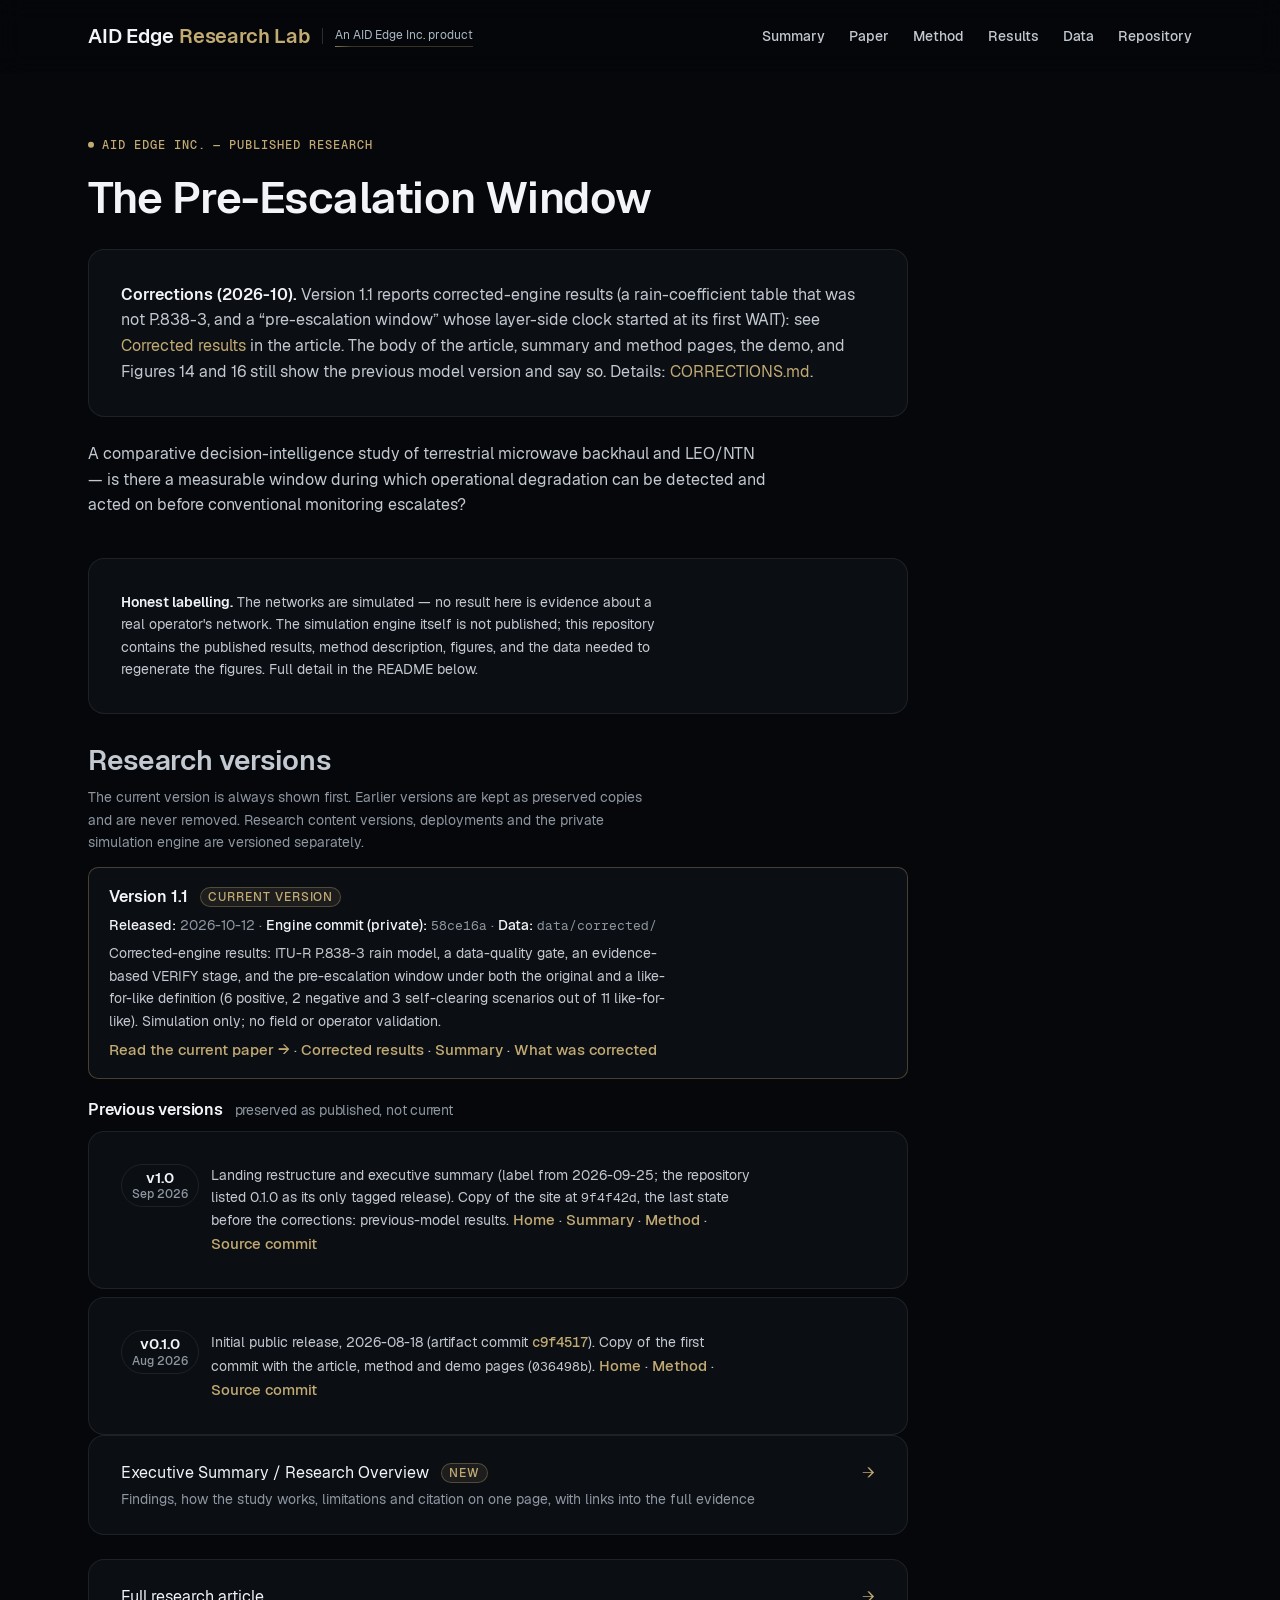
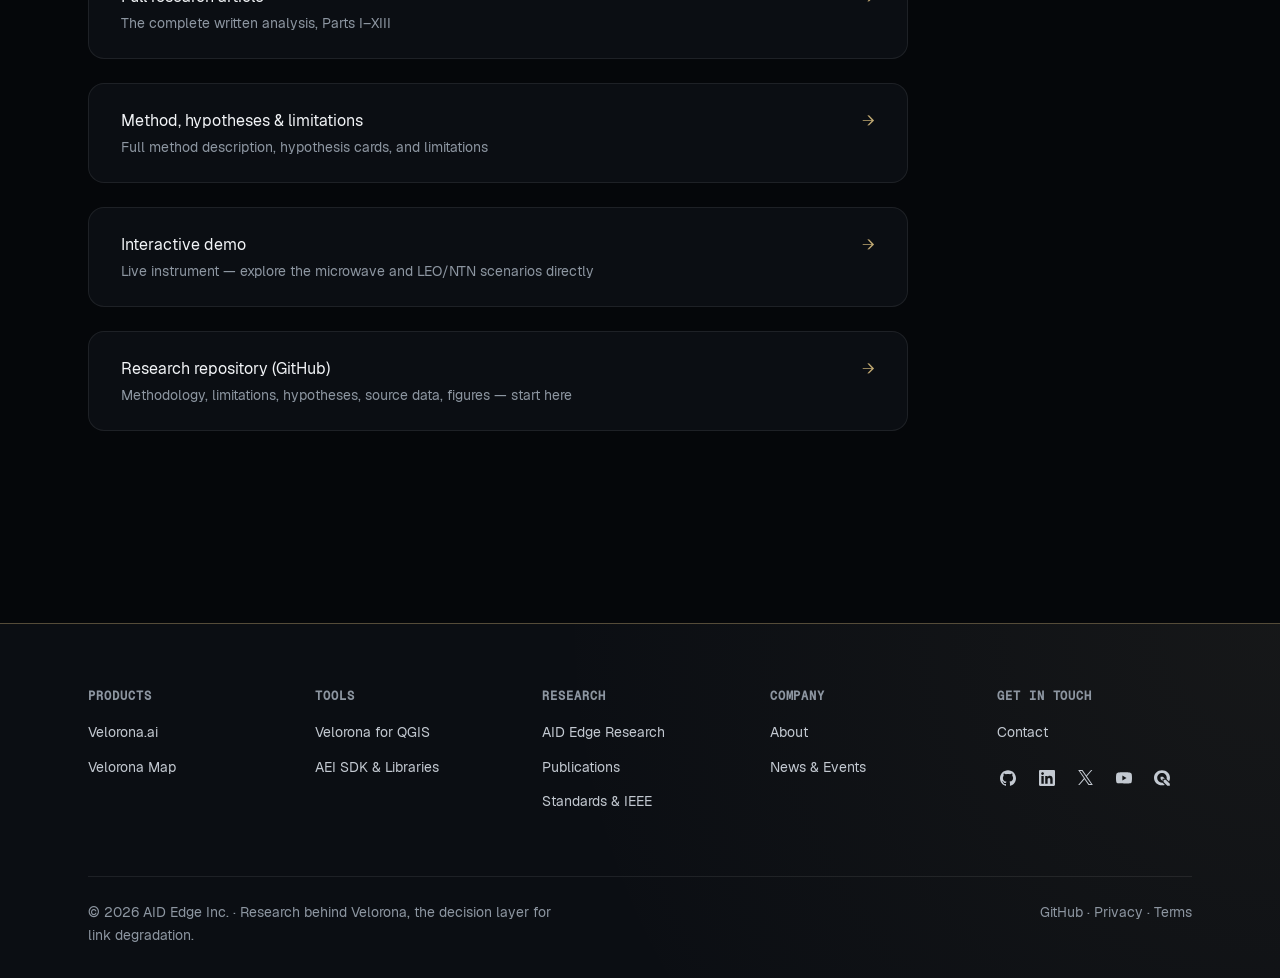
<file: index.html>
<!doctype html>
<html lang="en" data-brand="aidedge">
<head>
<meta charset="utf-8">
<meta name="viewport" content="width=device-width, initial-scale=1">
<title>AID Edge Research | The Pre-Escalation Window</title>
<link rel="icon" href="data:,">
<meta name="description" content="Published methodology, results, figures and data for The Pre-Escalation Window: a comparative decision-intelligence study of terrestrial microwave backhaul and LEO/NTN.">
<link rel="canonical" href="https://researchlab.aidedgeinc.com/">
<script type="application/ld+json">
{
  "@context": "https://schema.org",
  "@graph": [
    {
      "@type": "WebSite",
      "@id": "https://researchlab.aidedgeinc.com/#website",
      "name": "AID Edge Research",
      "url": "https://researchlab.aidedgeinc.com/",
      "publisher": {
        "@id": "https://aidedgeinc.com/#org"
      }
    },
    {
      "@type": "CollectionPage",
      "@id": "https://researchlab.aidedgeinc.com/#research",
      "name": "AID Edge Research",
      "url": "https://researchlab.aidedgeinc.com/",
      "description": "The papers, methods and data behind our products.",
      "isPartOf": {
        "@id": "https://researchlab.aidedgeinc.com/#website"
      },
      "publisher": {
        "@id": "https://aidedgeinc.com/#org"
      }
    },
    {
      "@type": "ResearchProject",
      "@id": "https://researchlab.aidedgeinc.com/#pre-escalation-window",
      "name": "The Pre-Escalation Window",
      "description": "A comparative decision-intelligence study of terrestrial microwave backhaul and LEO/NTN — is there a measurable window during which operational degradation can be detected and acted on before conventional monitoring escalates? The networks are simulated — no result here is evidence about a real operator's network.",
      "url": "https://researchlab.aidedgeinc.com/",
      "isPartOf": {
        "@id": "https://researchlab.aidedgeinc.com/#research"
      },
      "subjectOf": {
        "@id": "https://researchlab.aidedgeinc.com/article/#article"
      }
    }
  ]
}
</script>
<link rel="stylesheet" href="./ui-tokens.css">
<link rel="preload" href="/fonts/Geist-Regular.woff2" as="font" type="font/woff2" crossorigin>
<link rel="preload" href="/fonts/Geist-SemiBold.woff2" as="font" type="font/woff2" crossorigin>
<link rel="stylesheet" href="./brand.css">
<style>
  :root{
    --bg:var(--plane-0); --panel:var(--plane-1); --border:var(--border-default);
    --text:var(--text-0); --body:var(--text-1); --muted:var(--text-2);
    --cyan:var(--cyan-300); --cyan-deep:var(--cyan-500); --amber:var(--gold);
  }
  *{box-sizing:border-box}
  body{
    margin:0; background:var(--bg); color:var(--body);
    font:16px/1.6 var(--font-sans);
  }
  .wrap{max-width:760px; margin:0 auto; padding:64px 24px 96px}
  .eyebrow{color:var(--cyan); font-size:var(--ui-fs-small); letter-spacing:.06em; text-transform:uppercase; margin:0 0 16px}
  h1{color:var(--text); font-size:var(--ui-fs-h1); line-height:1.25; margin:0 0 16px; font-weight:600}
  .lede{color:var(--body); font-size:var(--ui-fs-body); margin:0 0 40px; max-width:60ch}
  .callout{
    border:1px solid var(--border); background:var(--panel); border-radius:12px;
    padding:20px 24px; margin:0 0 40px;
  }
  .callout p{margin:0; color:var(--body); font-size:var(--ui-fs-small)}
  .callout strong{color:var(--text)}
  .links{list-style:none; padding:0; margin:0 0 48px; display:grid; gap:12px}
  .links a{
    display:flex; align-items:center; justify-content:space-between; gap:16px;
    border:1px solid var(--border); background:var(--panel); border-radius:10px;
    padding:16px 20px; color:var(--text); text-decoration:none; font-size:var(--ui-fs-body);
  }
  .links a:hover{border-color:var(--cyan-deep)}
  .links span.arrow{color:var(--cyan); flex:none}
  .links .label small{display:block; color:var(--muted); font-weight:400; margin-top:2px; font-size:var(--ui-fs-small)}
  .updates{margin:0 0 40px}
  .updates h2{font-size:var(--ui-fs-h2); margin:0 0 4px; font-weight:600}
  .updates .sub{color:var(--muted); font-size:var(--ui-fs-small); margin:0 0 14px}
  .updates ol{list-style:none; padding:0; margin:0; display:grid; gap:10px}
  .updates li{border:1px solid var(--border); background:var(--panel); border-radius:10px; padding:14px 18px; font-size:var(--ui-fs-small)}
  .updates .t{font-weight:600; font-size:var(--ui-fs-body); margin:0 0 4px; color:var(--text)}
  .updates .meta{color:var(--muted); font-size:var(--ui-fs-small); margin:0 0 6px}
  .updates .meta b{color:var(--text); font-weight:500}
  .updates p{margin:0 0 6px; color:var(--body)}
  .updates p:last-child{margin:0}
  .updates a{color:var(--cyan-deep)}
  .updates .tbd{color:var(--gold-light)}
  .updates .current{border:1px solid var(--gold-line); background:var(--panel); border-radius:10px; padding:16px 20px; font-size:var(--ui-fs-small); margin:0 0 18px}
  .updates .primary{font-weight:600}
  .updates .prev-h{font-size:var(--ui-fs-body); font-weight:600; margin:0 0 8px; color:var(--text)}
  .updates .prev-note{color:var(--muted); font-weight:400; font-size:var(--ui-fs-small); margin-left:8px}
  .updates ul.prev{list-style:none; padding:0; margin:0; display:grid; gap:8px}
  .updates ul.prev li{display:flex; gap:12px; align-items:flex-start; border:1px solid var(--border); background:transparent; padding:10px 14px}
  .updates .chip{flex:none; display:inline-flex; flex-direction:column; align-items:center; min-width:64px; padding:4px 10px; border:1px solid var(--border); border-radius:999px; text-decoration:none; color:var(--text); line-height:1.25}
  .updates .chip span{color:var(--muted); font-size:var(--ui-fs-label)}
  .updates .chip:hover,.updates .chip:focus-visible{border-color:var(--cyan-deep)}
  .new{display:inline-block; margin-left:8px; padding:0 7px; border:1px solid var(--gold-line); border-radius:999px; background:var(--gold-soft); color:var(--gold-light); font-size:var(--ui-fs-label); font-weight:500; letter-spacing:.08em; line-height:18px; vertical-align:1px}
  footer{border-top:1px solid var(--border); padding-top:24px; color:var(--muted); font-size:var(--ui-fs-small)}
  footer a{color:var(--cyan-deep)}
</style>
<link rel="stylesheet" href="./ui-foundation.css">
</head>
<body>
<header class="site-header">
  <div class="ui-wrap nav-shell">
    <div class="brand-group"><a class="brand-text" href="/">AID Edge <span class="brand-accent">Research Lab</span></a><a class="parent-cue" href="https://aidedgeinc.com/"><span class="parent-cue-text">An AID Edge Inc. product</span></a></div>
    <div class="nav-right">
      <button type="button" class="nav-toggle" id="navToggle" aria-expanded="false" aria-controls="primaryNav" aria-label="Toggle menu"><span class="nav-toggle-bar"></span><span class="nav-toggle-bar"></span></button>
      <nav aria-label="Primary" id="primaryNav" class="nav-list">
        <ul><li><a href="/summary/">Summary</a></li><li><a href="/article/">Paper</a></li><li><a href="/method/">Method</a></li><li><a href="/article/#corrected-results">Results</a></li><li><a href="https://github.com/AIDEdgeInc-Lab/pre-escalation-window-paper/tree/main/data">Data</a></li><li><a href="https://github.com/AIDEdgeInc-Lab/pre-escalation-window-paper">Repository</a></li></ul>
      </nav>
    </div>
  </div>
</header>
  <div class="wrap">
    <p class="eyebrow">AID Edge Inc. — Published Research</p>
    <h1>The Pre-Escalation Window</h1>
    <p class="callout" role="note"><strong>Corrections (2026-10).</strong> Version 1.1 reports corrected-engine results (a rain-coefficient table that was not P.838-3, and a &ldquo;pre-escalation window&rdquo; whose layer-side clock started at its first WAIT): see <a href="/article/#corrected-results">Corrected results</a> in the article. The body of the article, summary and method pages, the demo, and Figures 14 and 16 still show the previous model version and say so. Details: <a href="https://github.com/AIDEdgeInc-Lab/pre-escalation-window-paper/blob/main/CORRECTIONS.md">CORRECTIONS.md</a>.</p>
    <p class="lede">A comparative decision-intelligence study of terrestrial microwave backhaul and LEO/NTN — is there a measurable window during which operational degradation can be detected and acted on before conventional monitoring escalates?</p>

    <div class="callout">
      <p><strong>Honest labelling.</strong> The networks are simulated — no result here is evidence about a real operator's network. The simulation engine itself is not published; this repository contains the published results, method description, figures, and the data needed to regenerate the figures. Full detail in the README below.</p>
    </div>

    <section class="updates" aria-labelledby="updates-h">
      <h2 id="updates-h">Research versions</h2>
      <p class="sub">The current version is always shown first. Earlier versions are kept as preserved copies and are never removed. Research content versions, deployments and the private simulation engine are versioned separately.</p>
      <div class="current">
        <p class="t">Version 1.1 <span class="new">CURRENT VERSION</span></p>
        <p class="meta"><b>Released:</b> 2026-10-12 &middot; <b>Engine commit (private):</b> <code>58ce16a</code> &middot; <b>Data:</b> <code>data/corrected/</code></p>
        <p>Corrected-engine results: ITU-R P.838-3 rain model, a data-quality gate, an evidence-based VERIFY stage, and the pre-escalation window under both the original and a like-for-like definition (6 positive, 2 negative and 3 self-clearing scenarios out of 11 like-for-like). Simulation only; no field or operator validation.</p>
        <p><a class="primary" href="/article/">Read the current paper &#8594;</a> &middot; <a href="/article/#corrected-results">Corrected results</a> &middot; <a href="/summary/">Summary</a> &middot; <a href="https://github.com/AIDEdgeInc-Lab/pre-escalation-window-paper/blob/main/CORRECTIONS.md">What was corrected</a></p>
      </div>
      <h3 class="prev-h">Previous versions <span class="prev-note">preserved as published, not current</span></h3>
      <ul class="prev">
        <li>
          <a class="chip" href="/versions/1.0/article/"><b>v1.0</b><span>Sep 2026</span></a>
          <p>Landing restructure and executive summary (label from 2026-09-25; the repository listed 0.1.0 as its only tagged release). Copy of the site at <code>9f4f42d</code>, the last state before the corrections: previous-model results. <a href="/versions/1.0/">Home</a> &middot; <a href="/versions/1.0/summary/">Summary</a> &middot; <a href="/versions/1.0/method/">Method</a> &middot; <a href="https://github.com/AIDEdgeInc-Lab/pre-escalation-window-paper/tree/9f4f42d">Source commit</a></p>
        </li>
        <li>
          <a class="chip" href="/versions/0.1.0/article/"><b>v0.1.0</b><span>Aug 2026</span></a>
          <p>Initial public release, 2026-08-18 (artifact commit <a href="https://github.com/AIDEdgeInc-Lab/pre-escalation-window-paper/tree/c9f4517"><code>c9f4517</code></a>). Copy of the first commit with the article, method and demo pages (<code>036498b</code>). <a href="/versions/0.1.0/">Home</a> &middot; <a href="/versions/0.1.0/method/">Method</a> &middot; <a href="https://github.com/AIDEdgeInc-Lab/pre-escalation-window-paper/tree/036498b">Source commit</a></p>
        </li>
      </ul>
    </section>

    <ul class="links">
      <li><a href="/summary/">
        <span class="label">Executive Summary / Research Overview <span class="new">NEW</span><small>Findings, how the study works, limitations and citation on one page, with links into the full evidence</small></span>
        <span class="arrow">&#8594;</span>
      </a></li>
      <li><a href="/article/">
        <span class="label">Full research article<small>The complete written analysis, Parts I–XIII</small></span>
        <span class="arrow">&#8594;</span>
      </a></li>
      <li><a href="/method/">
        <span class="label">Method, hypotheses &amp; limitations<small>Full method description, hypothesis cards, and limitations</small></span>
        <span class="arrow">&#8594;</span>
      </a></li>
      <li><a href="/demo/">
        <span class="label">Interactive demo<small>Live instrument — explore the microwave and LEO/NTN scenarios directly</small></span>
        <span class="arrow">&#8594;</span>
      </a></li>
      <li><a href="https://github.com/AIDEdgeInc-Lab/pre-escalation-window-paper">
        <span class="label">Research repository (GitHub)<small>Methodology, limitations, hypotheses, source data, figures — start here</small></span>
        <span class="arrow">&#8594;</span>
      </a></li>
    </ul>

  </div>
<footer class="site-footer">
  <div class="ui-wrap">
    <div class="footer-cols"><nav class="footer-col" aria-label="Products"><h2 class="footer-heading">Products</h2><ul><li><a href="https://velorona.ai/">Velorona.ai</a></li><li><a href="https://map.velorona.ai/">Velorona Map</a></li></ul></nav><nav class="footer-col" aria-label="Tools"><h2 class="footer-heading">Tools</h2><ul><li><a href="https://plugins.qgis.org/plugins/velorona/">Velorona for QGIS</a></li><li><a href="https://aidedgeinc.com/tools/#public-libraries">AEI SDK &amp; Libraries</a></li></ul></nav><nav class="footer-col" aria-label="Research"><h2 class="footer-heading">Research</h2><ul><li><a href="/">AID Edge Research</a></li><li><a href="https://aidedgeinc.com/publications/">Publications</a></li><li><a href="https://aidedgeinc.com/research-lab/#standards-publications">Standards &amp; IEEE</a></li></ul></nav><nav class="footer-col" aria-label="Company"><h2 class="footer-heading">Company</h2><ul><li><a href="https://aidedgeinc.com/about/">About</a></li><li><a href="https://aidedgeinc.com/news-events/">News &amp; Events</a></li></ul></nav><nav class="footer-col" aria-label="Contact"><h2 class="footer-heading">Get in touch</h2><ul><li><a href="https://aidedgeinc.com/contact/">Contact</a></li></ul><ul class="channel-icons" aria-label="Official channels"><li><a class="channel-link channel-link--github" href="https://github.com/AIDEdgeInc-Lab" target="_blank" rel="noopener noreferrer" aria-label="GitHub, AID Edge Inc. (opens in new tab)" title="GitHub, AID Edge Inc."><svg viewBox="0 0 24 24" width="16" height="16" fill="currentColor" aria-hidden="true" focusable="false"><path d="M12 .297c-6.63 0-12 5.373-12 12 0 5.303 3.438 9.8 8.205 11.385.6.113.82-.258.82-.577 0-.285-.01-1.04-.015-2.04-3.338.724-4.042-1.61-4.042-1.61C4.422 18.07 3.633 17.7 3.633 17.7c-1.087-.744.084-.729.084-.729 1.205.084 1.838 1.236 1.838 1.236 1.07 1.835 2.809 1.305 3.495.998.108-.776.417-1.305.76-1.605-2.665-.3-5.466-1.332-5.466-5.93 0-1.31.465-2.38 1.235-3.22-.135-.303-.54-1.523.105-3.176 0 0 1.005-.322 3.3 1.23.96-.267 1.98-.399 3-.405 1.02.006 2.04.138 3 .405 2.28-1.552 3.285-1.23 3.285-1.23.645 1.653.24 2.873.12 3.176.765.84 1.23 1.91 1.23 3.22 0 4.61-2.805 5.625-5.475 5.92.42.36.81 1.096.81 2.22 0 1.606-.015 2.896-.015 3.286 0 .315.21.69.825.57C20.565 22.092 24 17.592 24 12.297c0-6.627-5.373-12-12-12"/></svg></a></li><li><a class="channel-link channel-link--linkedin" href="https://www.linkedin.com/company/aid-edge-inc/" target="_blank" rel="noopener noreferrer" aria-label="LinkedIn, AID Edge Inc. (opens in new tab)" title="LinkedIn, AID Edge Inc."><svg viewBox="0 0 24 24" width="16" height="16" fill="currentColor" aria-hidden="true" focusable="false"><path d="M20.447 20.452h-3.554v-5.569c0-1.328-.027-3.037-1.852-3.037-1.853 0-2.136 1.445-2.136 2.939v5.667H9.351V9h3.414v1.561h.046c.477-.9 1.637-1.85 3.37-1.85 3.601 0 4.267 2.37 4.267 5.455v6.286zM5.337 7.433c-1.144 0-2.063-.926-2.063-2.065 0-1.138.92-2.063 2.063-2.063 1.14 0 2.064.925 2.064 2.063 0 1.139-.925 2.065-2.064 2.065zm1.782 13.019H3.555V9h3.564v11.452zM22.225 0H1.771C.792 0 0 .774 0 1.729v20.542C0 23.227.792 24 1.771 24h20.451C23.2 24 24 23.227 24 22.271V1.729C24 .774 23.2 0 22.222 0h.003z"/></svg></a></li><li><a class="channel-link channel-link--x" href="https://x.com/AIDEdgeInc" target="_blank" rel="noopener noreferrer" aria-label="Follow AID Edge Inc. on X (opens in new tab)" title="Follow AID Edge Inc. on X"><svg viewBox="0 0 24 24" width="15" height="15" fill="currentColor" aria-hidden="true" focusable="false"><path d="M14.234 10.162 22.977 0h-2.072l-7.591 8.824L7.251 0H.258l9.168 13.343L.258 24H2.33l8.016-9.318L16.749 24h6.993zm-2.837 3.299-.929-1.329L3.076 1.56h3.182l5.965 8.532.929 1.329 7.754 11.09h-3.182z"/></svg></a></li><li><a class="channel-link channel-link--youtube" href="https://www.youtube.com/@VeloronaByAIDEdgeInc" target="_blank" rel="noopener noreferrer" aria-label="YouTube, @VeloronaByAIDEdgeInc (opens in new tab)" title="YouTube, @VeloronaByAIDEdgeInc"><svg viewBox="0 0 24 24" width="16" height="16" fill="currentColor" aria-hidden="true" focusable="false"><path d="M23.498 6.186a3.016 3.016 0 0 0-2.122-2.136C19.505 3.545 12 3.545 12 3.545s-7.505 0-9.377.505A3.017 3.017 0 0 0 .502 6.186C0 8.07 0 12 0 12s0 3.93.502 5.814a3.016 3.016 0 0 0 2.122 2.136c1.871.505 9.376.505 9.376.505s7.505 0 9.377-.505a3.015 3.015 0 0 0 2.122-2.136C24 15.93 24 12 24 12s0-3.93-.502-5.814zM9.545 15.568V8.432L15.818 12l-6.273 3.568z"/></svg></a></li><li><a class="channel-link channel-link--qgis" href="https://plugins.qgis.org/plugins/velorona/" target="_blank" rel="noopener noreferrer" aria-label="Velorona for QGIS (opens in new tab)" title="Velorona for QGIS"><svg viewBox="0 0 128 128" width="16" height="16" fill="currentColor" aria-hidden="true" focusable="false"><path d="M68.613 69.625L86.891 69.625L71.697 54.625L52.613 54.625L52.613 72.746L68.613 88.548ZM126.613 109.057L94.488 77.625L76.613 77.625L76.613 96.033L107.143 126.625L126.613 126.625ZM68.923,101.552c-1.165,0.242-1.769,0.157-4.685,0.157c-20.866,0-38.612-17.158-38.612-39.406 c0-22.248,17.551-39.027,38.612-39.027s37.833,16.78,37.833,39.027c0,3.619-0.451,7.099-1.284,10.398L120.1,92.012 c4.979-8.726,7.765-18.869,7.765-29.857c0-34.289-27.363-59.963-64.016-59.963C27.363,2.191,0,27.696,0,62.154 c0,34.625,27.363,60.638,63.848,60.638c9.417,0,16.069-1.469,23.042-3.761L68.923,101.552z"/></svg></a></li></ul></nav></div>
    <div class="footer-bottom">
      <p class="footer-copyright">&copy; 2026 AID Edge Inc. &middot; Research behind <a href="https://velorona.ai/">Velorona</a>, the decision layer for link degradation.</p>
      <p class="footer-legal"><a href="https://github.com/AIDEdgeInc-Lab">GitHub</a> &middot; <a href="https://aidedgeinc.com/privacy-policy/">Privacy</a> &middot; <a href="https://aidedgeinc.com/terms-of-use/">Terms</a></p>
    </div>
  </div>
</footer>
<script src="./ui-foundation.js" defer></script>
</body>
</html>
</file>
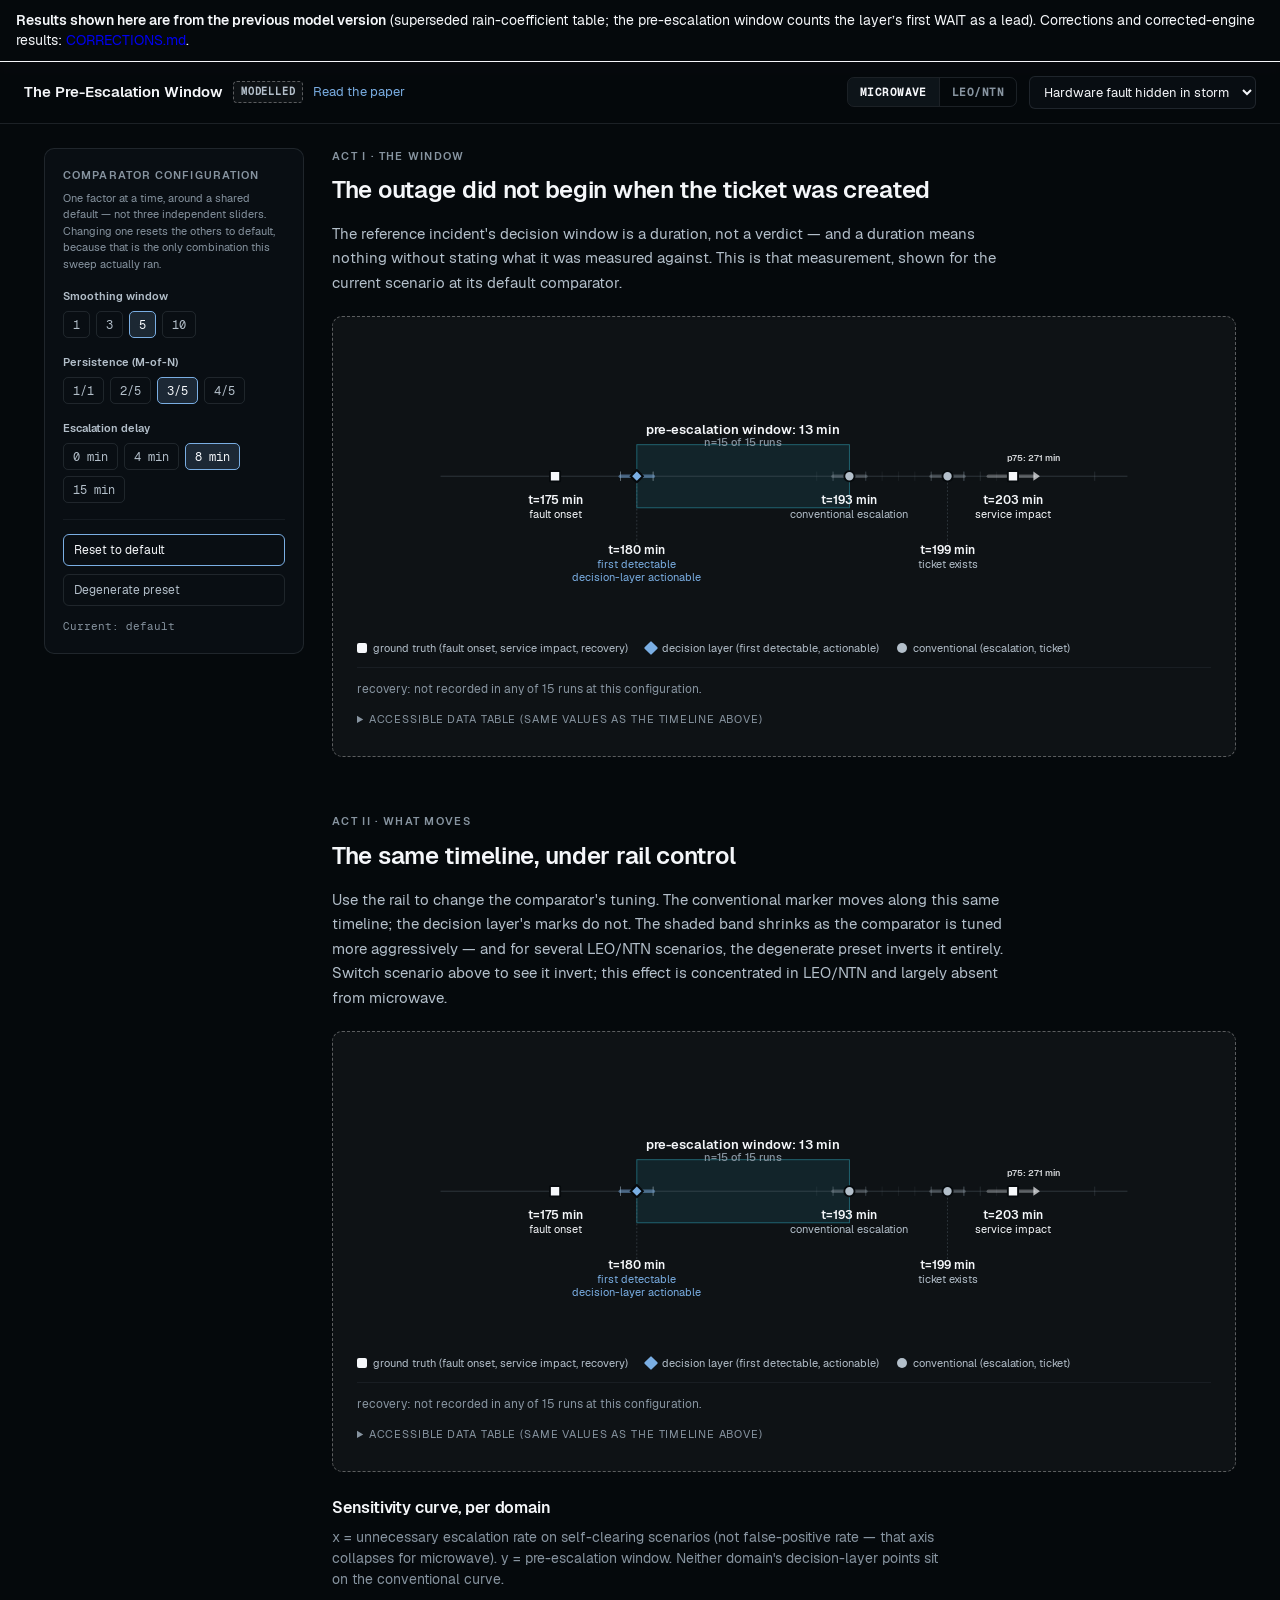
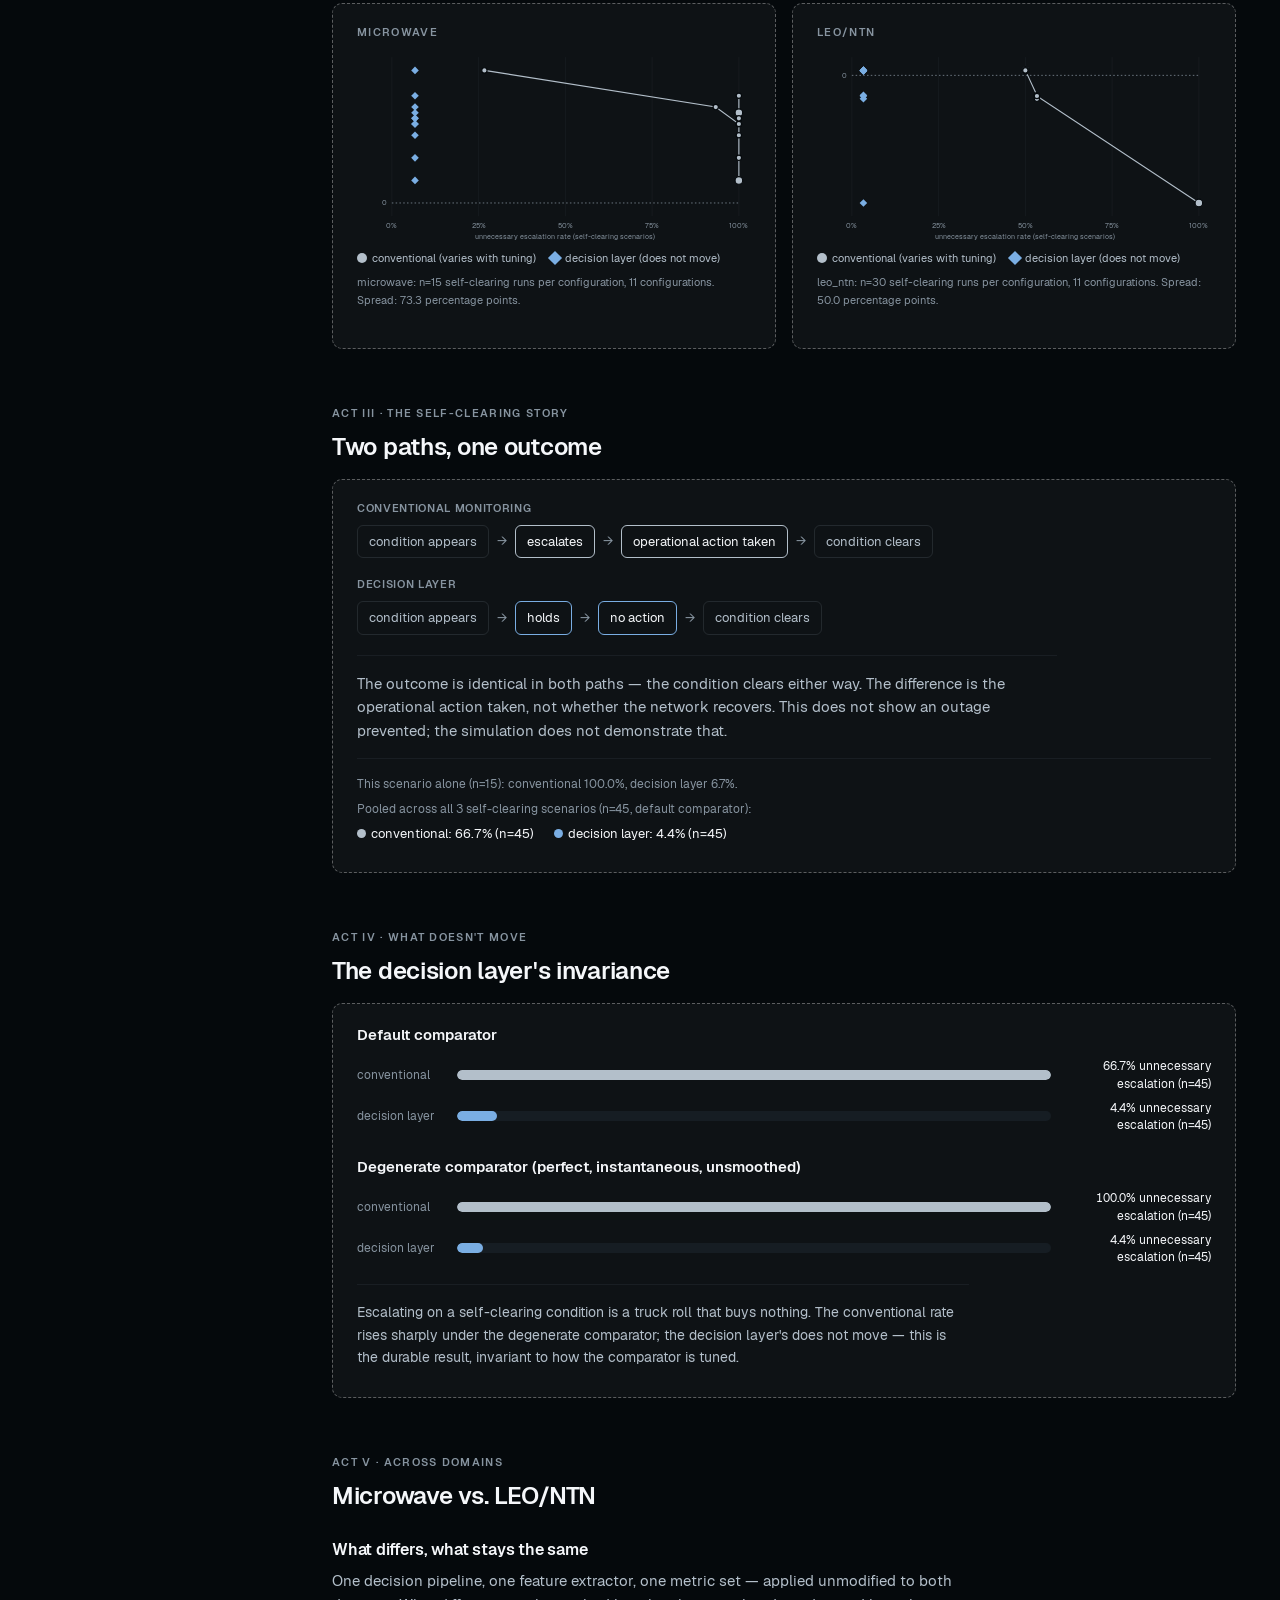
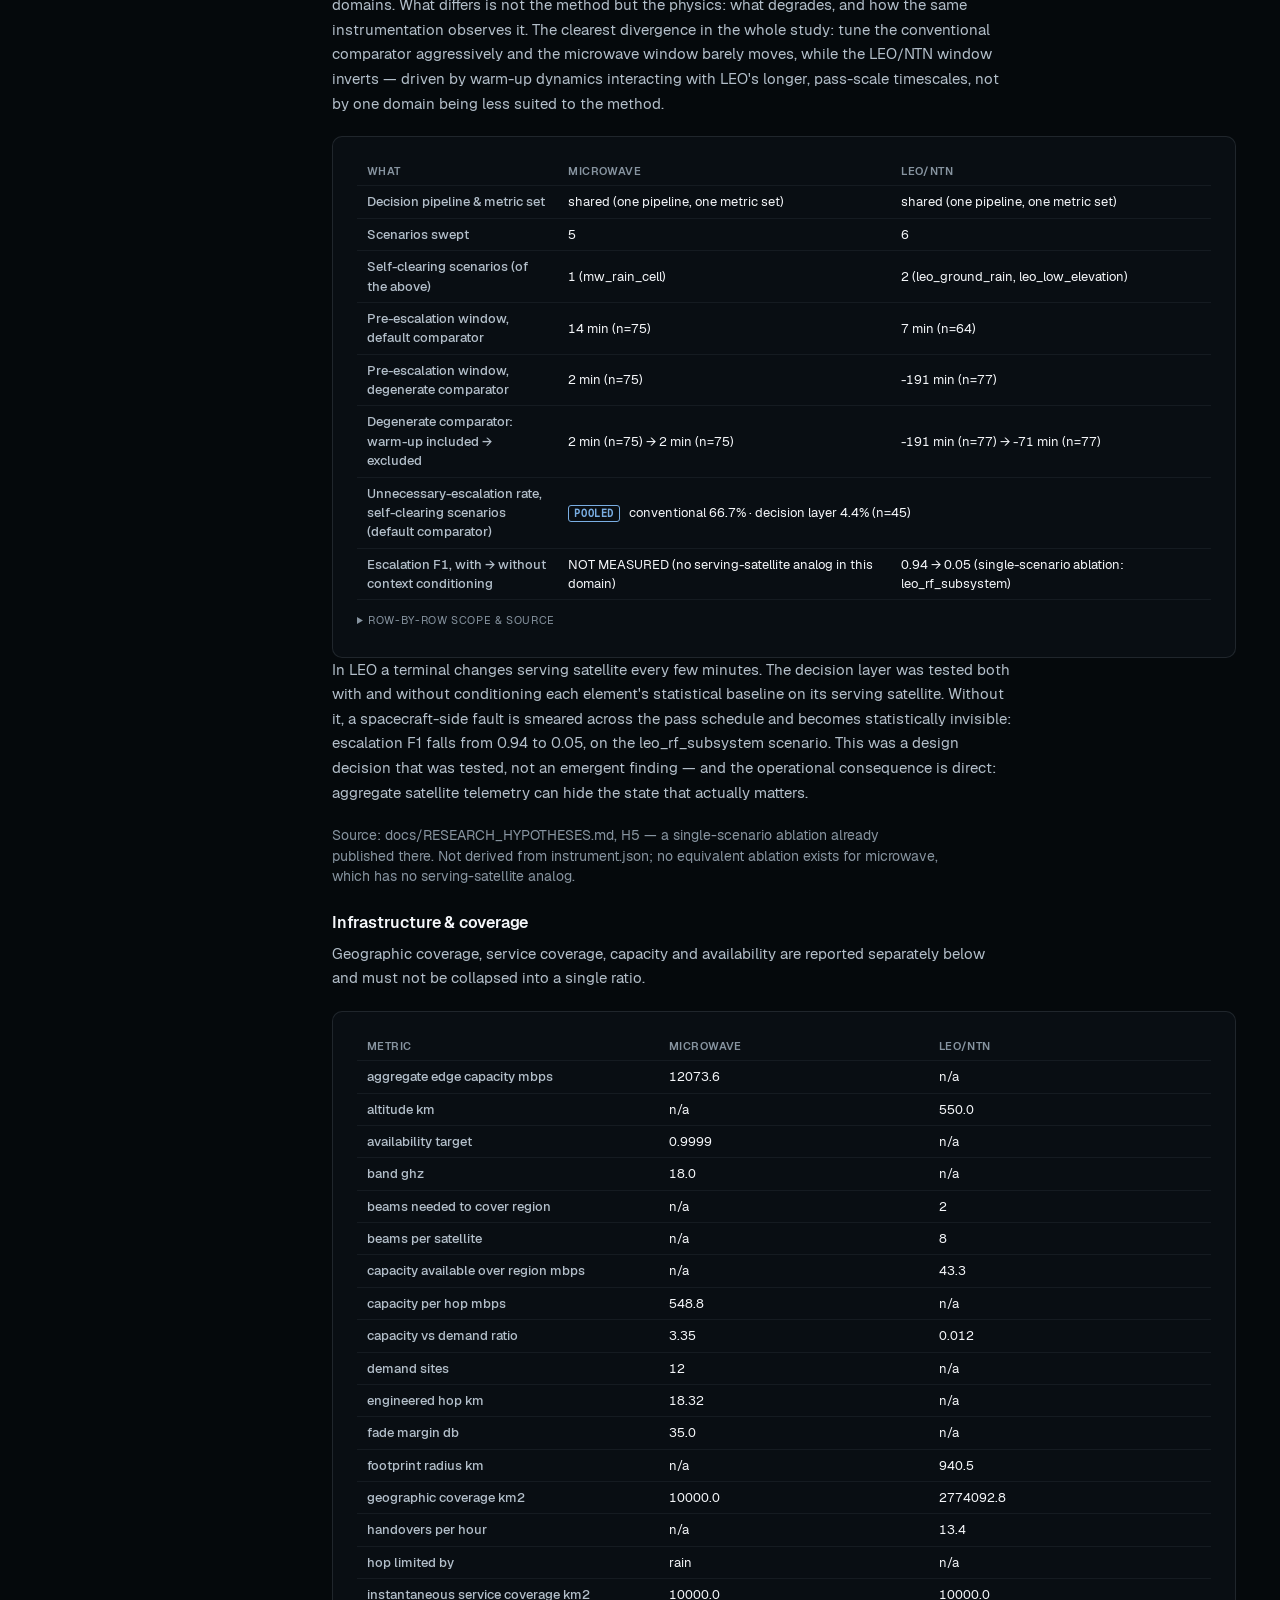
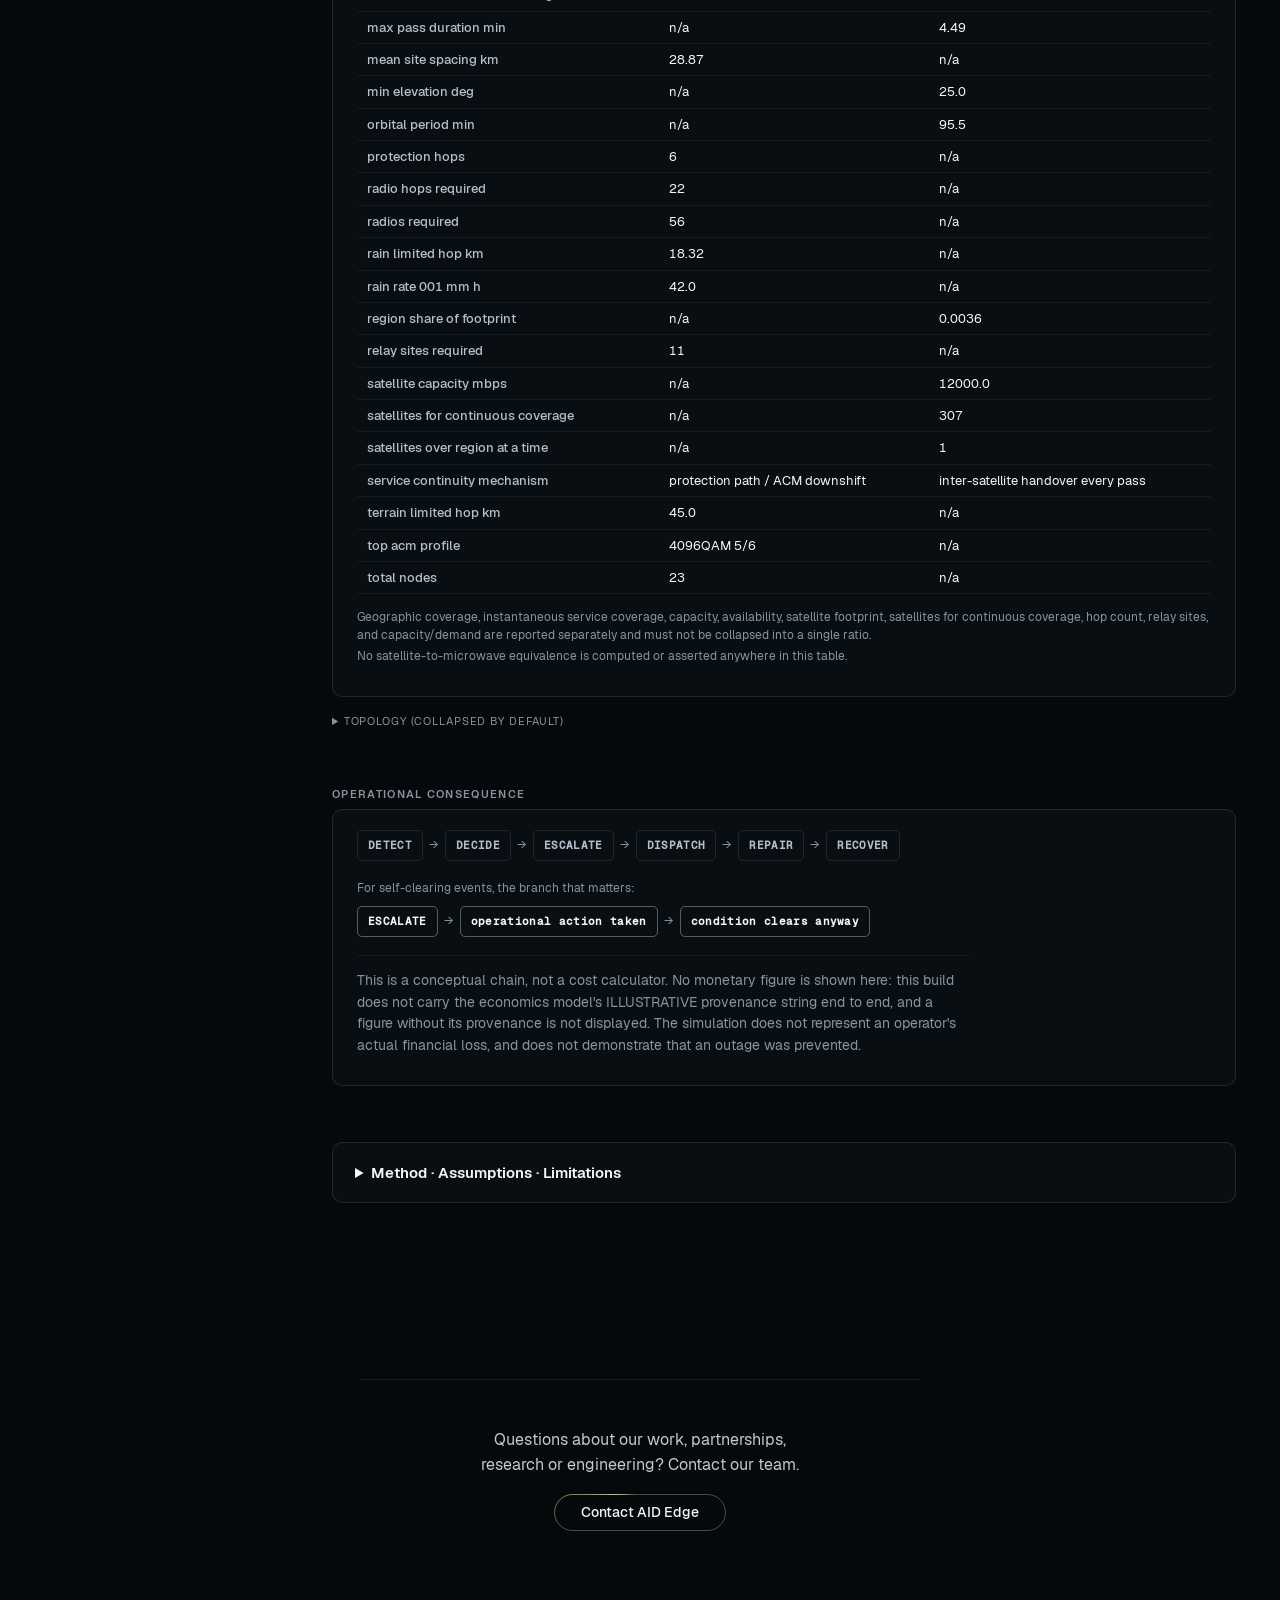
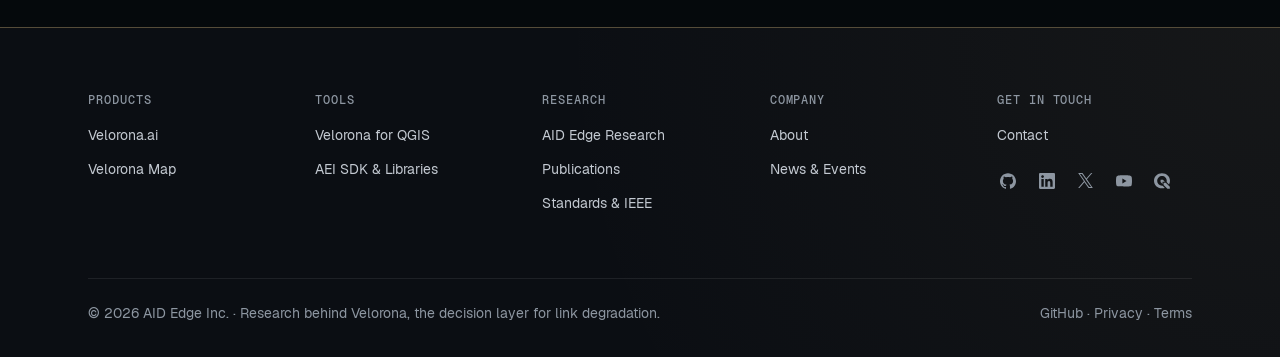
<file: demo/index.html>
<!doctype html>
<html lang="en" data-brand="aidedge">
<head>
<meta charset="utf-8">
<meta name="viewport" content="width=device-width, initial-scale=1">
<title>The Pre-Escalation Window | AID Edge Research</title>
<link rel="icon" href="data:,">
<meta name="description" content="A comparative decision-intelligence study of pre-escalation windows in terrestrial microwave backhaul and LEO/NTN. Research instrument, not a product page.">
<link rel="canonical" href="https://researchlab.aidedgeinc.com/demo/">
<script type="application/ld+json">
{
  "@context": "https://schema.org",
  "@type": "WebApplication",
  "@id": "https://researchlab.aidedgeinc.com/demo/#instrument",
  "name": "The Pre-Escalation Window: interactive simulation",
  "url": "https://researchlab.aidedgeinc.com/demo/",
  "description": "A comparative decision-intelligence study of pre-escalation windows in terrestrial microwave backhaul and LEO/NTN. Research instrument, not a product page.",
  "operatingSystem": "Web browser",
  "isPartOf": {
    "@id": "https://researchlab.aidedgeinc.com/#research"
  },
  "publisher": {
    "@id": "https://aidedgeinc.com/#org"
  }
}
</script>
<link rel="stylesheet" href="../ui-tokens.css">
<link rel="stylesheet" href="../tokens.css">
<link rel="stylesheet" href="./instrument.css">
<link rel="stylesheet" href="../brand.css">
<link rel="stylesheet" href="../site-footer.css">
</head>
<body>
<p role="note" style="margin:0;padding:10px 16px;font-size:14px;line-height:1.45;border-bottom:1px solid currentColor;"><strong>Results shown here are from the previous model version</strong> (superseded rain-coefficient table; the pre-escalation window counts the layer&rsquo;s first WAIT as a lead). Corrections and corrected-engine results: <a href="https://github.com/AIDEdgeInc-Lab/pre-escalation-window-paper/blob/main/CORRECTIONS.md">CORRECTIONS.md</a>.</p>
<div id="instrument-root"></div>
<section class="page-cta" aria-label="Contact">
  <div class="ui-wrap">
    <div class="page-cta-inner">
      <p class="page-cta-line">Questions about our work, partnerships, research or engineering? Contact our team.</p>
      <a class="btn-primary" href="https://aidedgeinc.com/contact/">Contact AID Edge</a>
    </div>
  </div>
</section>
<footer class="site-footer">
  <div class="ui-wrap">
    <div class="footer-cols"><nav class="footer-col" aria-label="Products"><h2 class="footer-heading">Products</h2><ul><li><a href="https://velorona.ai/">Velorona.ai</a></li><li><a href="https://map.velorona.ai/">Velorona Map</a></li></ul></nav><nav class="footer-col" aria-label="Tools"><h2 class="footer-heading">Tools</h2><ul><li><a href="https://plugins.qgis.org/plugins/velorona/">Velorona for QGIS</a></li><li><a href="https://aidedgeinc.com/tools/#public-libraries">AEI SDK &amp; Libraries</a></li></ul></nav><nav class="footer-col" aria-label="Research"><h2 class="footer-heading">Research</h2><ul><li><a href="/">AID Edge Research</a></li><li><a href="https://aidedgeinc.com/publications/">Publications</a></li><li><a href="https://aidedgeinc.com/research-lab/#standards-publications">Standards &amp; IEEE</a></li></ul></nav><nav class="footer-col" aria-label="Company"><h2 class="footer-heading">Company</h2><ul><li><a href="https://aidedgeinc.com/about/">About</a></li><li><a href="https://aidedgeinc.com/news-events/">News &amp; Events</a></li></ul></nav><nav class="footer-col" aria-label="Contact"><h2 class="footer-heading">Get in touch</h2><ul><li><a href="https://aidedgeinc.com/contact/">Contact</a></li></ul><ul class="channel-icons" aria-label="Official channels"><li><a class="channel-link channel-link--github" href="https://github.com/AIDEdgeInc-Lab" target="_blank" rel="noopener noreferrer" aria-label="GitHub, AID Edge Inc. (opens in new tab)" title="GitHub, AID Edge Inc."><svg viewBox="0 0 24 24" width="16" height="16" fill="currentColor" aria-hidden="true" focusable="false"><path d="M12 .297c-6.63 0-12 5.373-12 12 0 5.303 3.438 9.8 8.205 11.385.6.113.82-.258.82-.577 0-.285-.01-1.04-.015-2.04-3.338.724-4.042-1.61-4.042-1.61C4.422 18.07 3.633 17.7 3.633 17.7c-1.087-.744.084-.729.084-.729 1.205.084 1.838 1.236 1.838 1.236 1.07 1.835 2.809 1.305 3.495.998.108-.776.417-1.305.76-1.605-2.665-.3-5.466-1.332-5.466-5.93 0-1.31.465-2.38 1.235-3.22-.135-.303-.54-1.523.105-3.176 0 0 1.005-.322 3.3 1.23.96-.267 1.98-.399 3-.405 1.02.006 2.04.138 3 .405 2.28-1.552 3.285-1.23 3.285-1.23.645 1.653.24 2.873.12 3.176.765.84 1.23 1.91 1.23 3.22 0 4.61-2.805 5.625-5.475 5.92.42.36.81 1.096.81 2.22 0 1.606-.015 2.896-.015 3.286 0 .315.21.69.825.57C20.565 22.092 24 17.592 24 12.297c0-6.627-5.373-12-12-12"/></svg></a></li><li><a class="channel-link channel-link--linkedin" href="https://www.linkedin.com/company/aid-edge-inc/" target="_blank" rel="noopener noreferrer" aria-label="LinkedIn, AID Edge Inc. (opens in new tab)" title="LinkedIn, AID Edge Inc."><svg viewBox="0 0 24 24" width="16" height="16" fill="currentColor" aria-hidden="true" focusable="false"><path d="M20.447 20.452h-3.554v-5.569c0-1.328-.027-3.037-1.852-3.037-1.853 0-2.136 1.445-2.136 2.939v5.667H9.351V9h3.414v1.561h.046c.477-.9 1.637-1.85 3.37-1.85 3.601 0 4.267 2.37 4.267 5.455v6.286zM5.337 7.433c-1.144 0-2.063-.926-2.063-2.065 0-1.138.92-2.063 2.063-2.063 1.14 0 2.064.925 2.064 2.063 0 1.139-.925 2.065-2.064 2.065zm1.782 13.019H3.555V9h3.564v11.452zM22.225 0H1.771C.792 0 0 .774 0 1.729v20.542C0 23.227.792 24 1.771 24h20.451C23.2 24 24 23.227 24 22.271V1.729C24 .774 23.2 0 22.222 0h.003z"/></svg></a></li><li><a class="channel-link channel-link--x" href="https://x.com/AIDEdgeInc" target="_blank" rel="noopener noreferrer" aria-label="Follow AID Edge Inc. on X (opens in new tab)" title="Follow AID Edge Inc. on X"><svg viewBox="0 0 24 24" width="15" height="15" fill="currentColor" aria-hidden="true" focusable="false"><path d="M14.234 10.162 22.977 0h-2.072l-7.591 8.824L7.251 0H.258l9.168 13.343L.258 24H2.33l8.016-9.318L16.749 24h6.993zm-2.837 3.299-.929-1.329L3.076 1.56h3.182l5.965 8.532.929 1.329 7.754 11.09h-3.182z"/></svg></a></li><li><a class="channel-link channel-link--youtube" href="https://www.youtube.com/@VeloronaByAIDEdgeInc" target="_blank" rel="noopener noreferrer" aria-label="YouTube, @VeloronaByAIDEdgeInc (opens in new tab)" title="YouTube, @VeloronaByAIDEdgeInc"><svg viewBox="0 0 24 24" width="16" height="16" fill="currentColor" aria-hidden="true" focusable="false"><path d="M23.498 6.186a3.016 3.016 0 0 0-2.122-2.136C19.505 3.545 12 3.545 12 3.545s-7.505 0-9.377.505A3.017 3.017 0 0 0 .502 6.186C0 8.07 0 12 0 12s0 3.93.502 5.814a3.016 3.016 0 0 0 2.122 2.136c1.871.505 9.376.505 9.376.505s7.505 0 9.377-.505a3.015 3.015 0 0 0 2.122-2.136C24 15.93 24 12 24 12s0-3.93-.502-5.814zM9.545 15.568V8.432L15.818 12l-6.273 3.568z"/></svg></a></li><li><a class="channel-link channel-link--qgis" href="https://plugins.qgis.org/plugins/velorona/" target="_blank" rel="noopener noreferrer" aria-label="Velorona for QGIS (opens in new tab)" title="Velorona for QGIS"><svg viewBox="0 0 128 128" width="16" height="16" fill="currentColor" aria-hidden="true" focusable="false"><path d="M68.613 69.625L86.891 69.625L71.697 54.625L52.613 54.625L52.613 72.746L68.613 88.548ZM126.613 109.057L94.488 77.625L76.613 77.625L76.613 96.033L107.143 126.625L126.613 126.625ZM68.923,101.552c-1.165,0.242-1.769,0.157-4.685,0.157c-20.866,0-38.612-17.158-38.612-39.406 c0-22.248,17.551-39.027,38.612-39.027s37.833,16.78,37.833,39.027c0,3.619-0.451,7.099-1.284,10.398L120.1,92.012 c4.979-8.726,7.765-18.869,7.765-29.857c0-34.289-27.363-59.963-64.016-59.963C27.363,2.191,0,27.696,0,62.154 c0,34.625,27.363,60.638,63.848,60.638c9.417,0,16.069-1.469,23.042-3.761L68.923,101.552z"/></svg></a></li></ul></nav></div>
    <div class="footer-bottom">
      <p class="footer-copyright">&copy; 2026 AID Edge Inc. &middot; Research behind <a href="https://velorona.ai/">Velorona</a>, the decision layer for link degradation.</p>
      <p class="footer-legal"><a href="https://github.com/AIDEdgeInc-Lab">GitHub</a> &middot; <a href="https://aidedgeinc.com/privacy-policy/">Privacy</a> &middot; <a href="https://aidedgeinc.com/terms-of-use/">Terms</a></p>
    </div>
  </div>
</footer>
<script type="module" src="./instrument.js"></script>
</body>
</html>
</file>
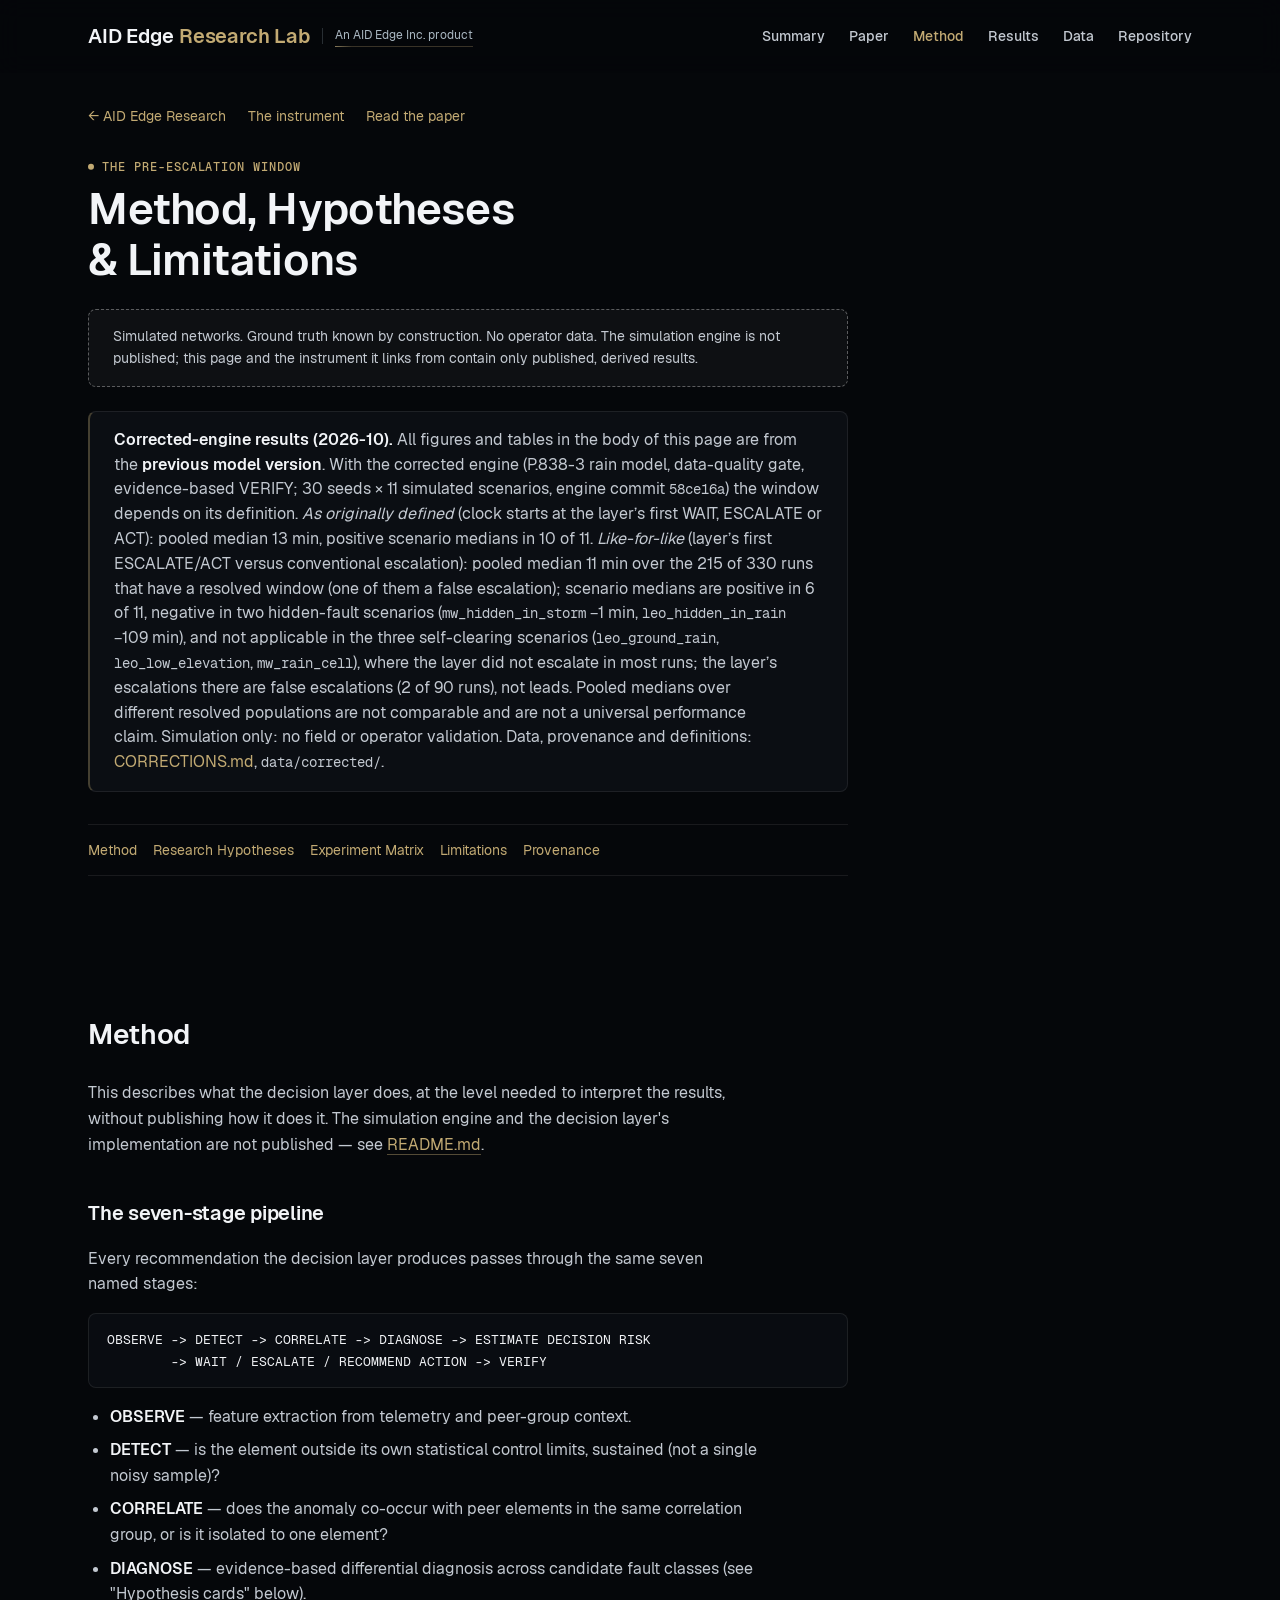
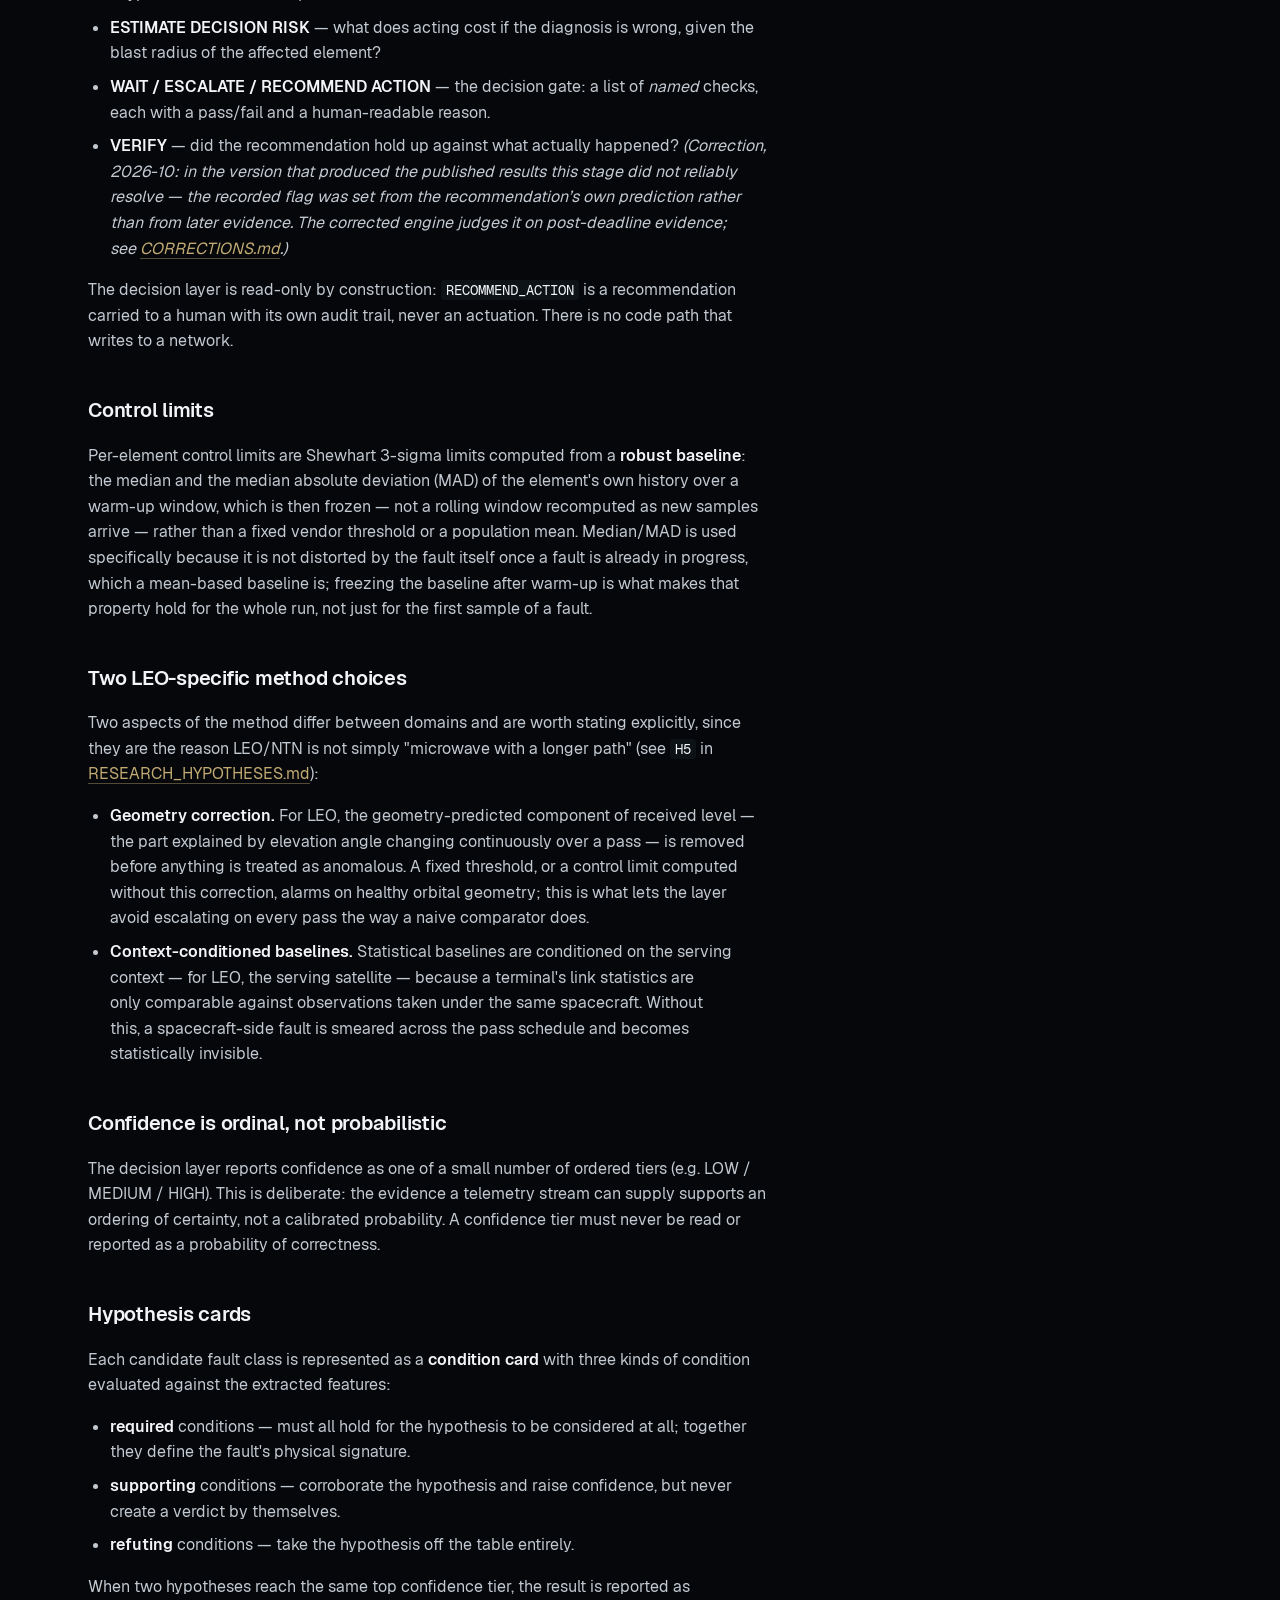
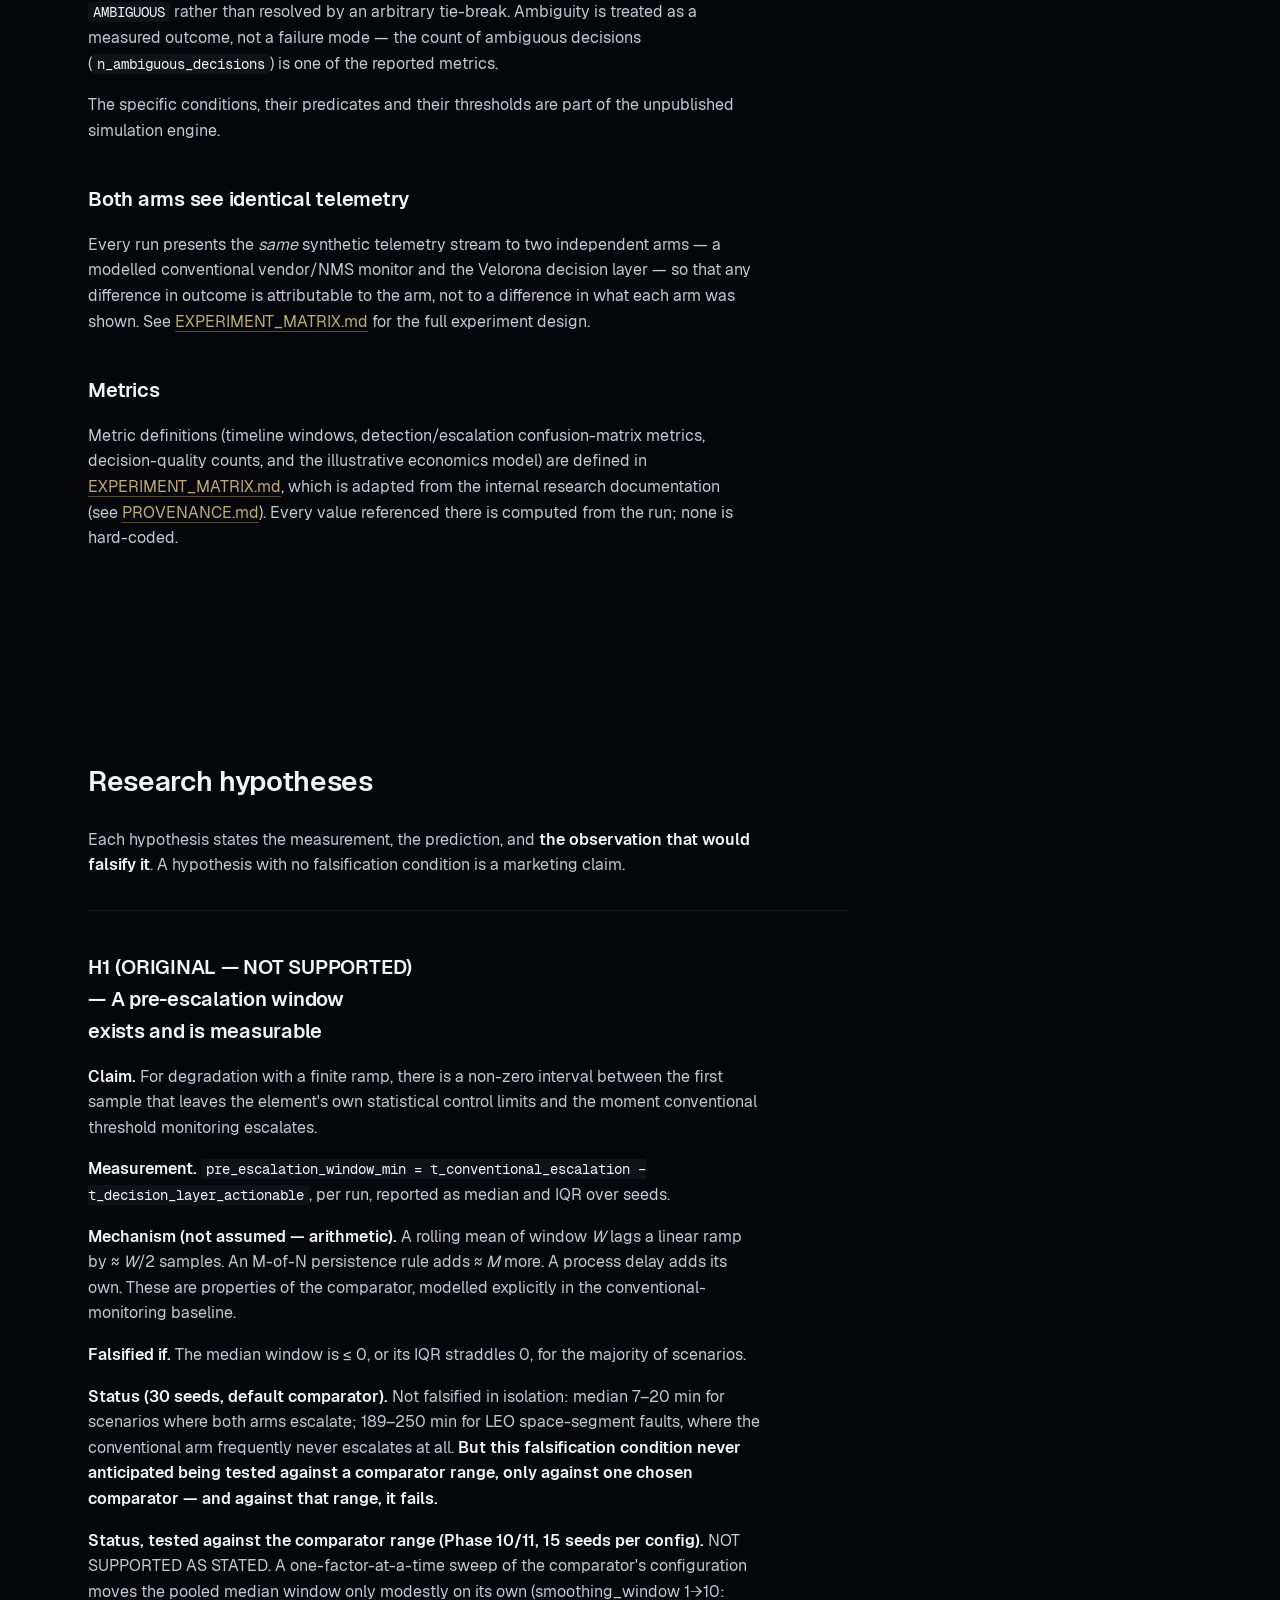
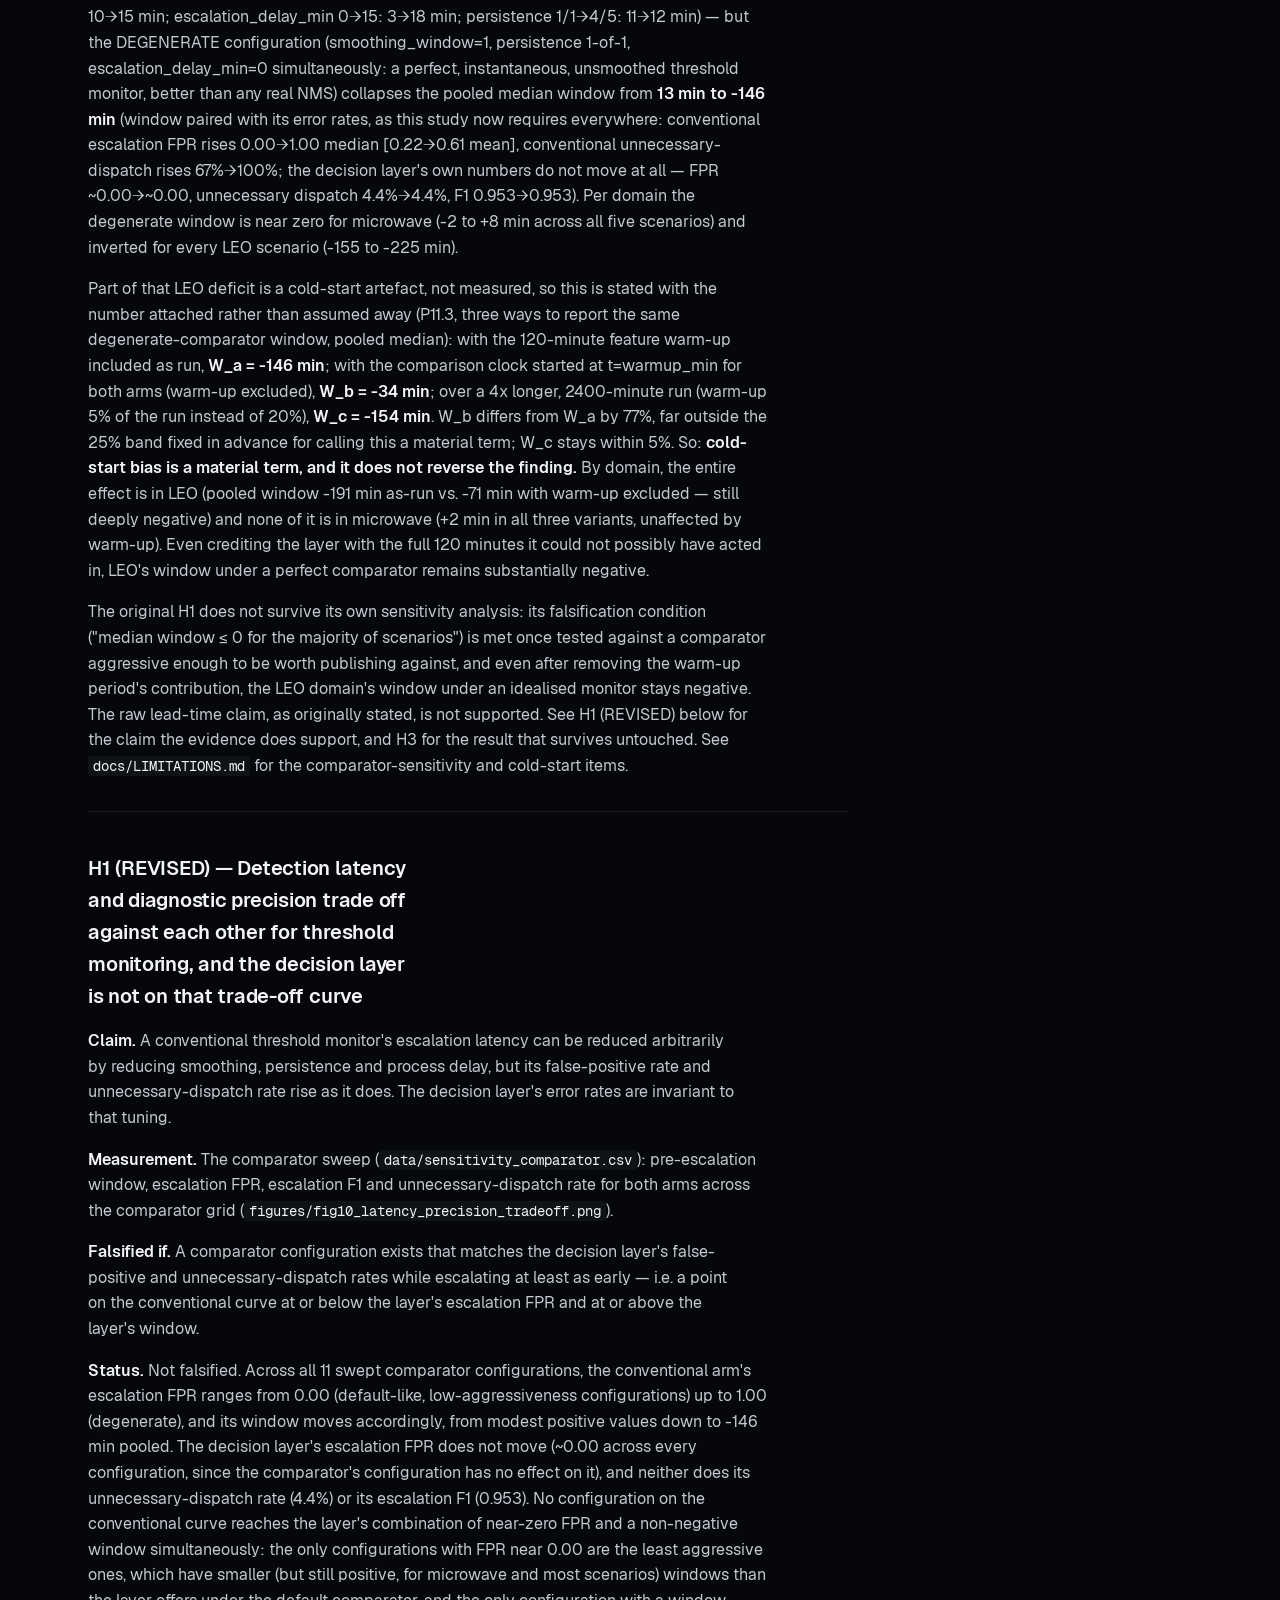
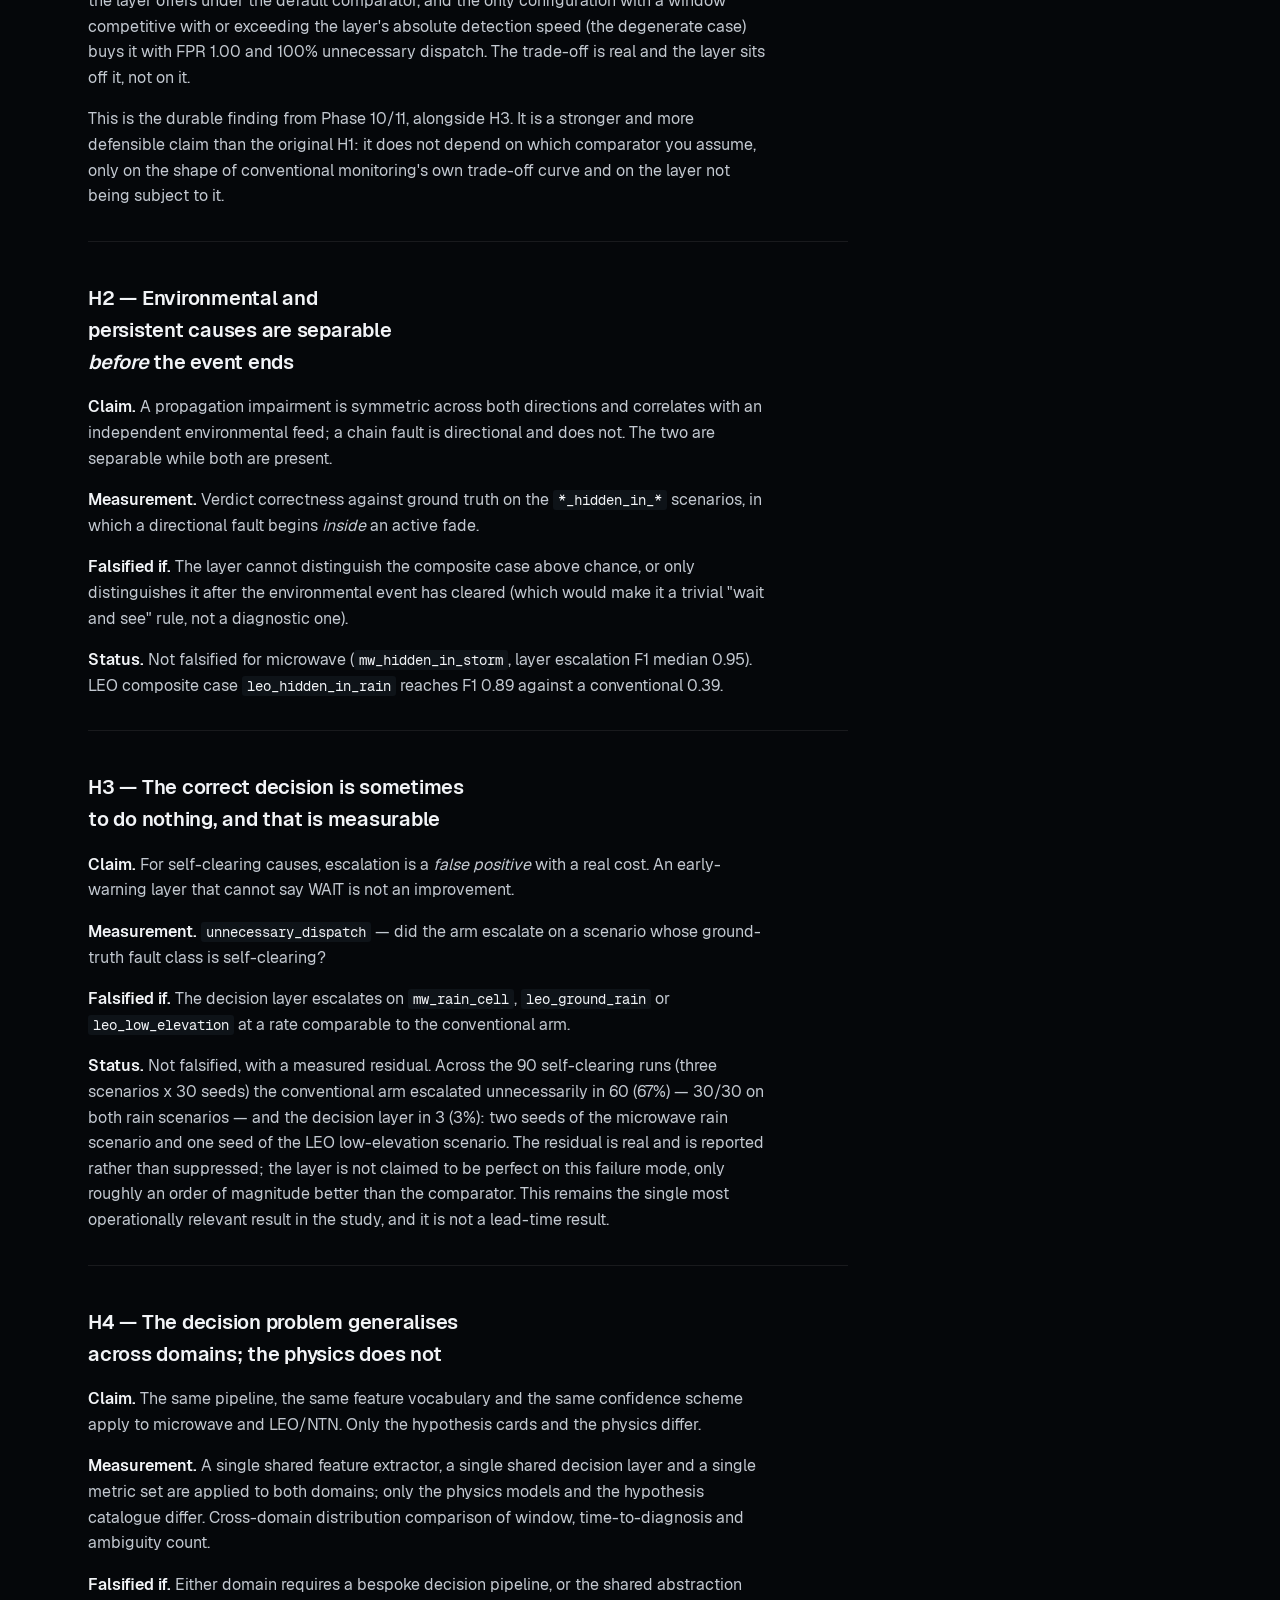
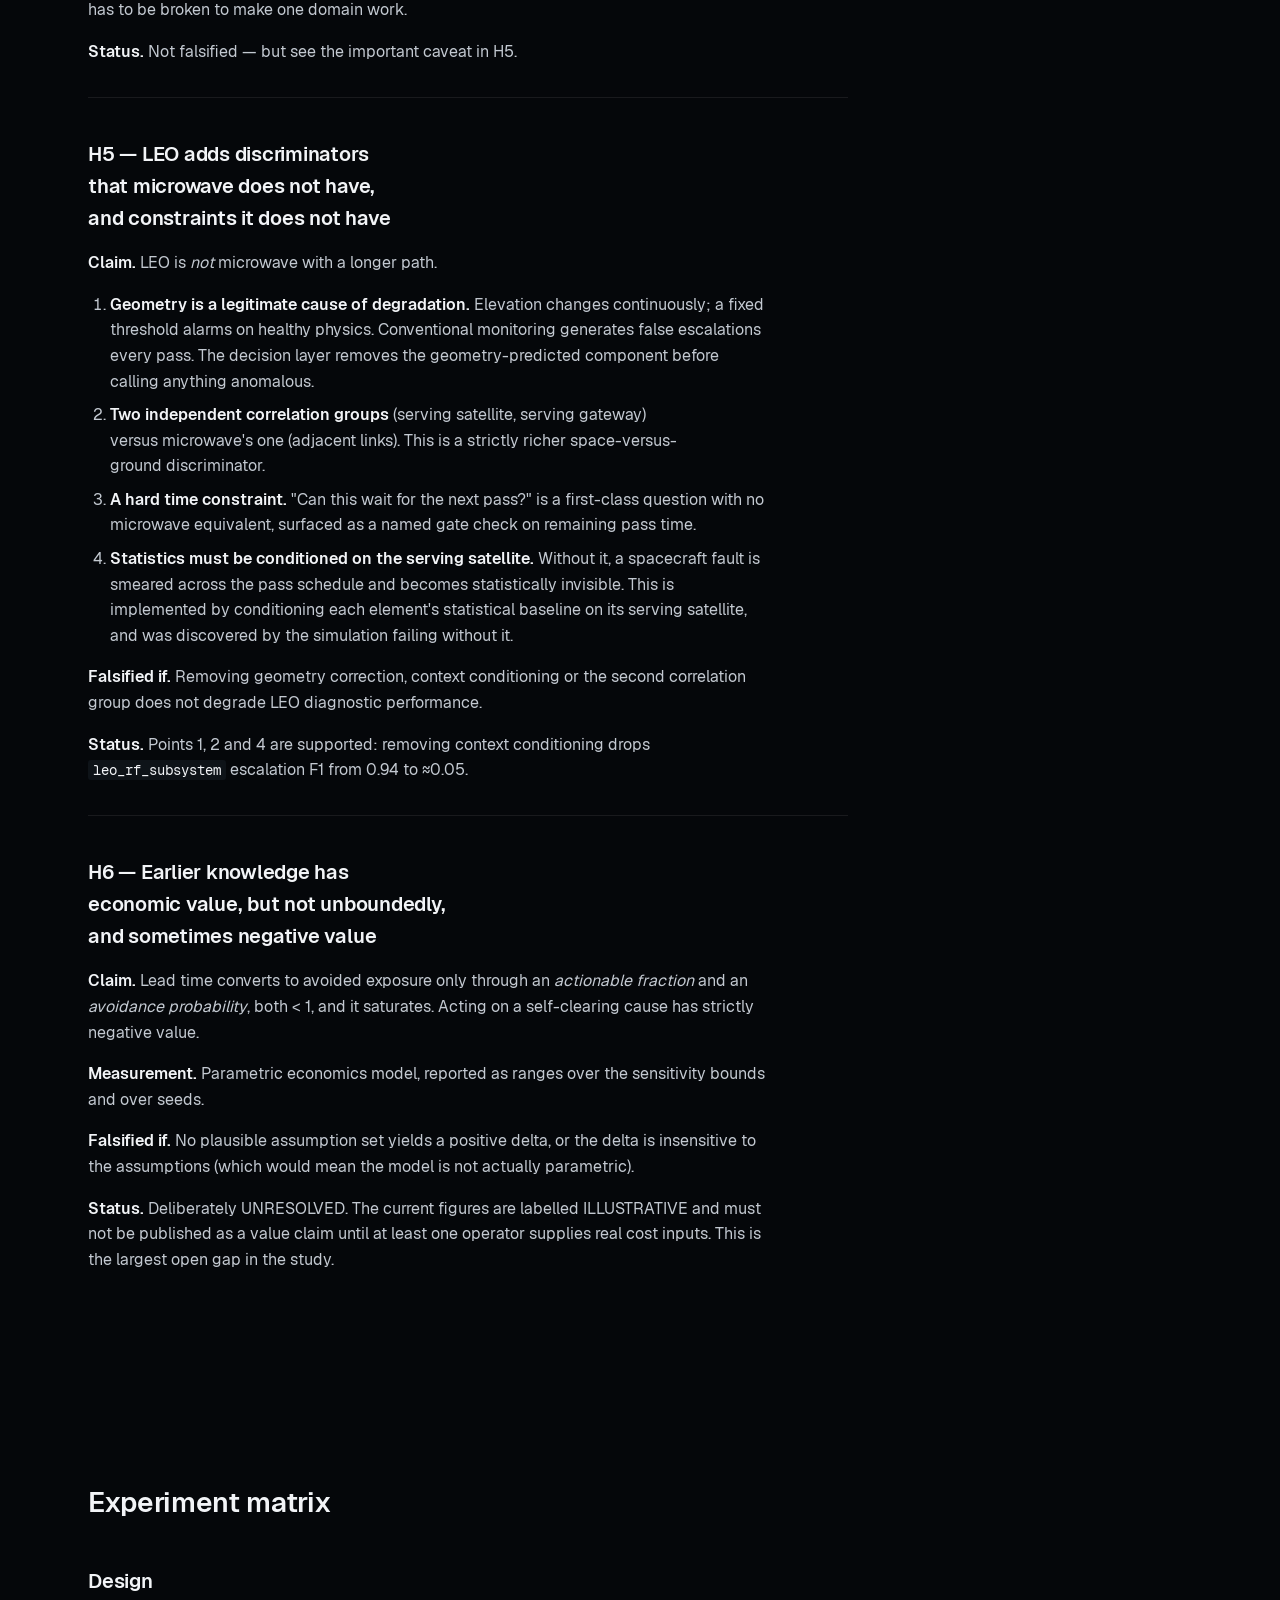
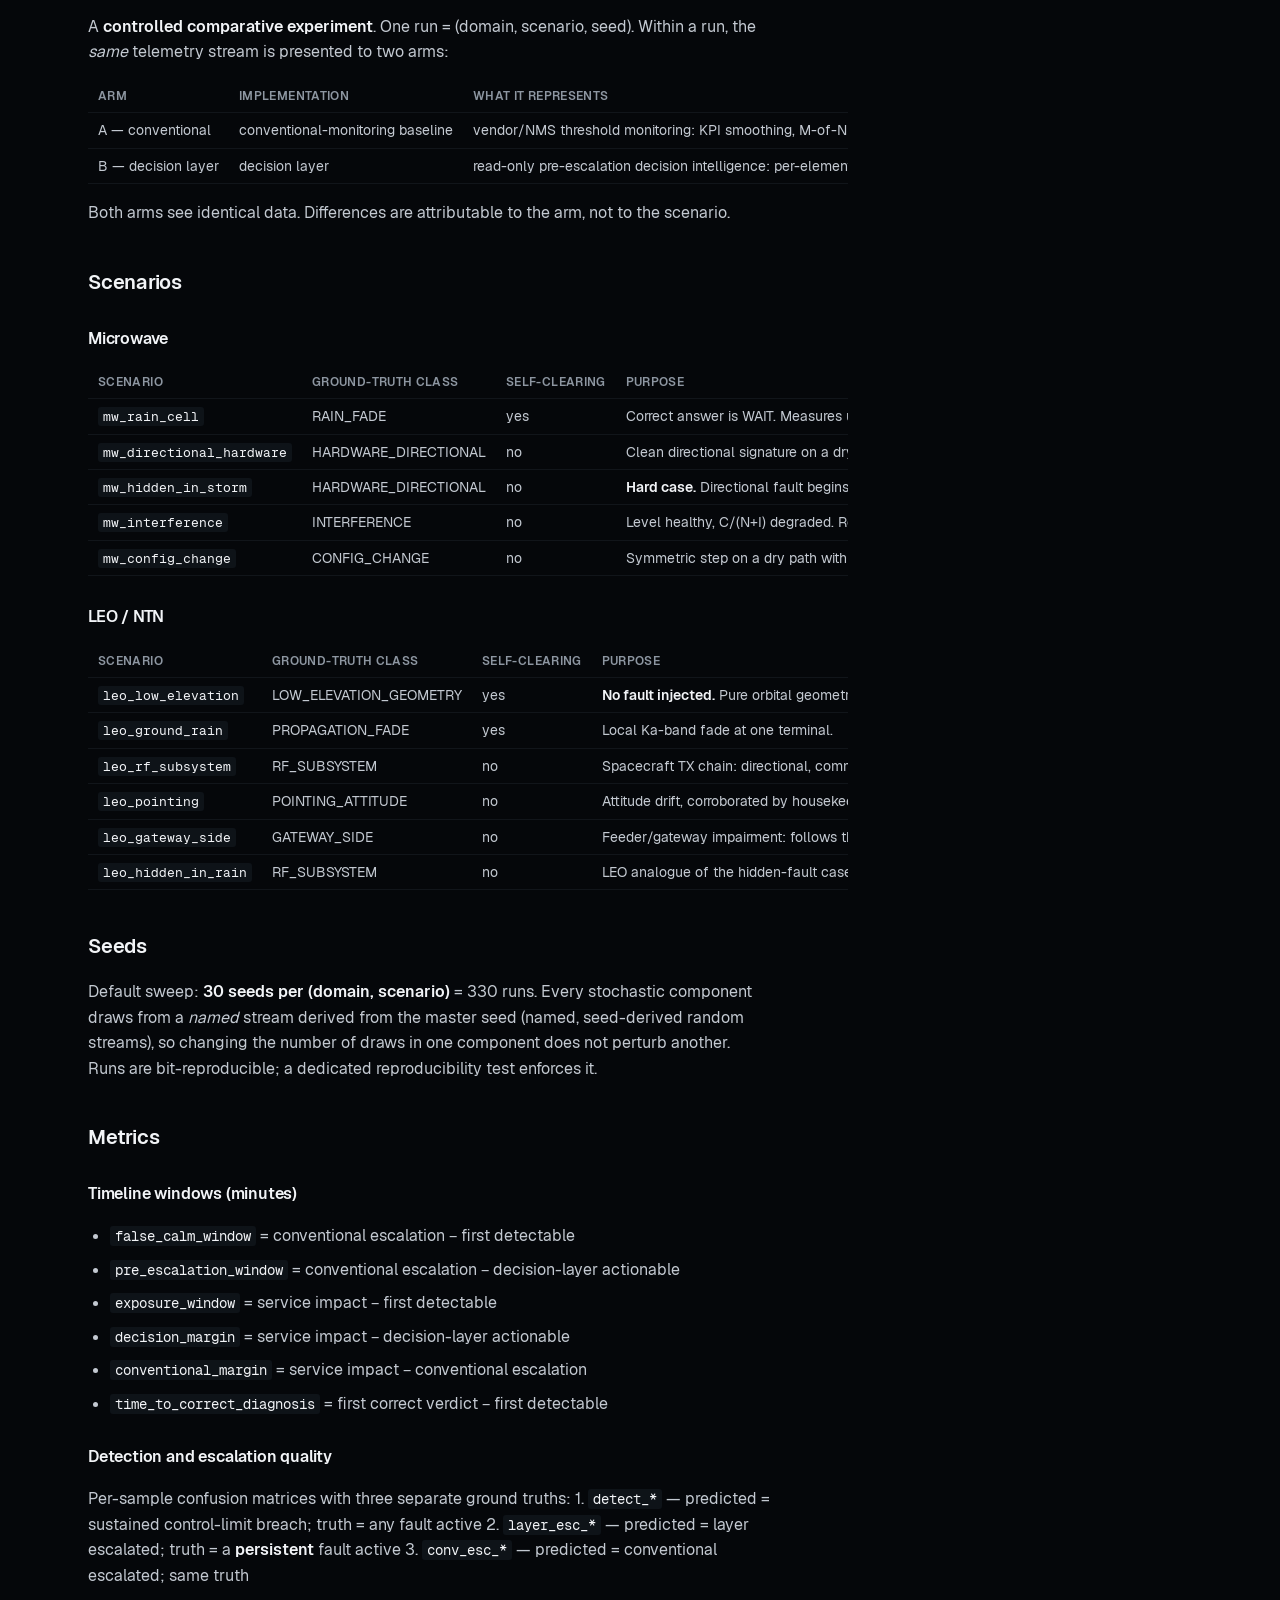
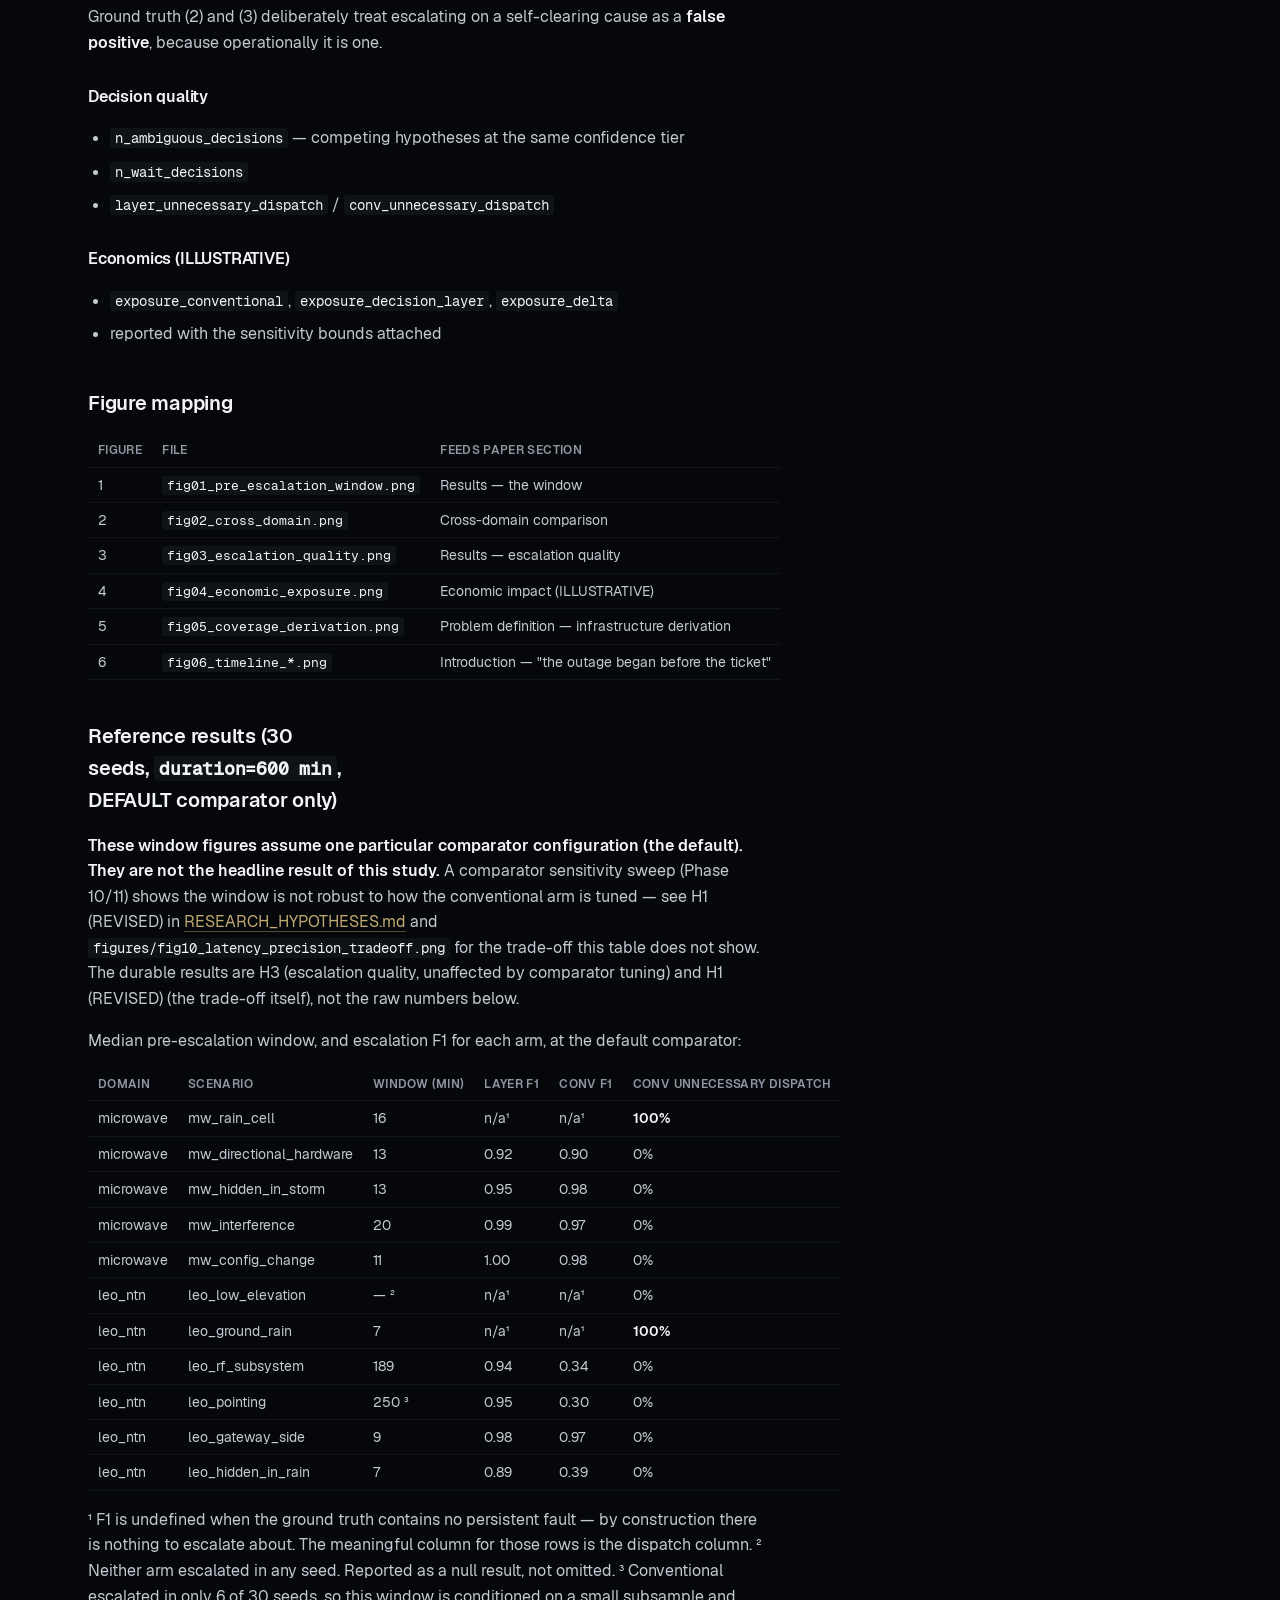
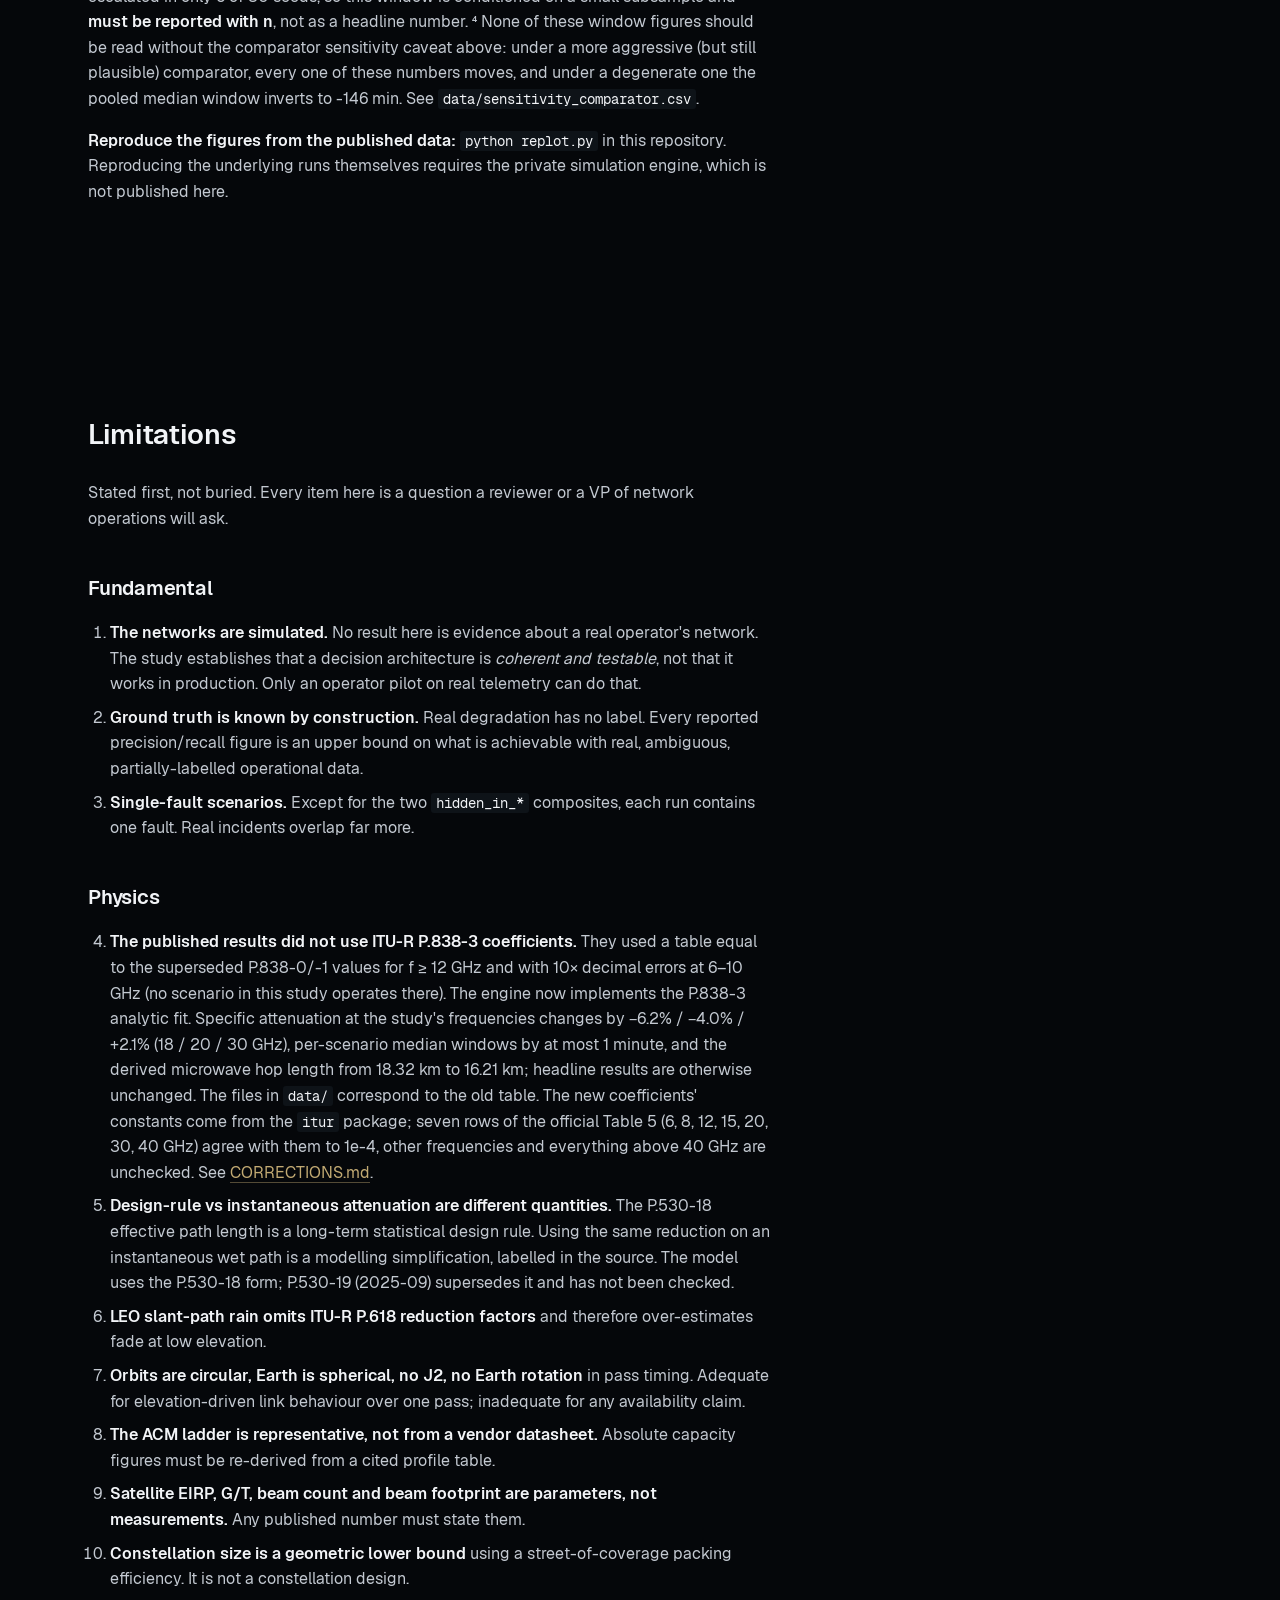
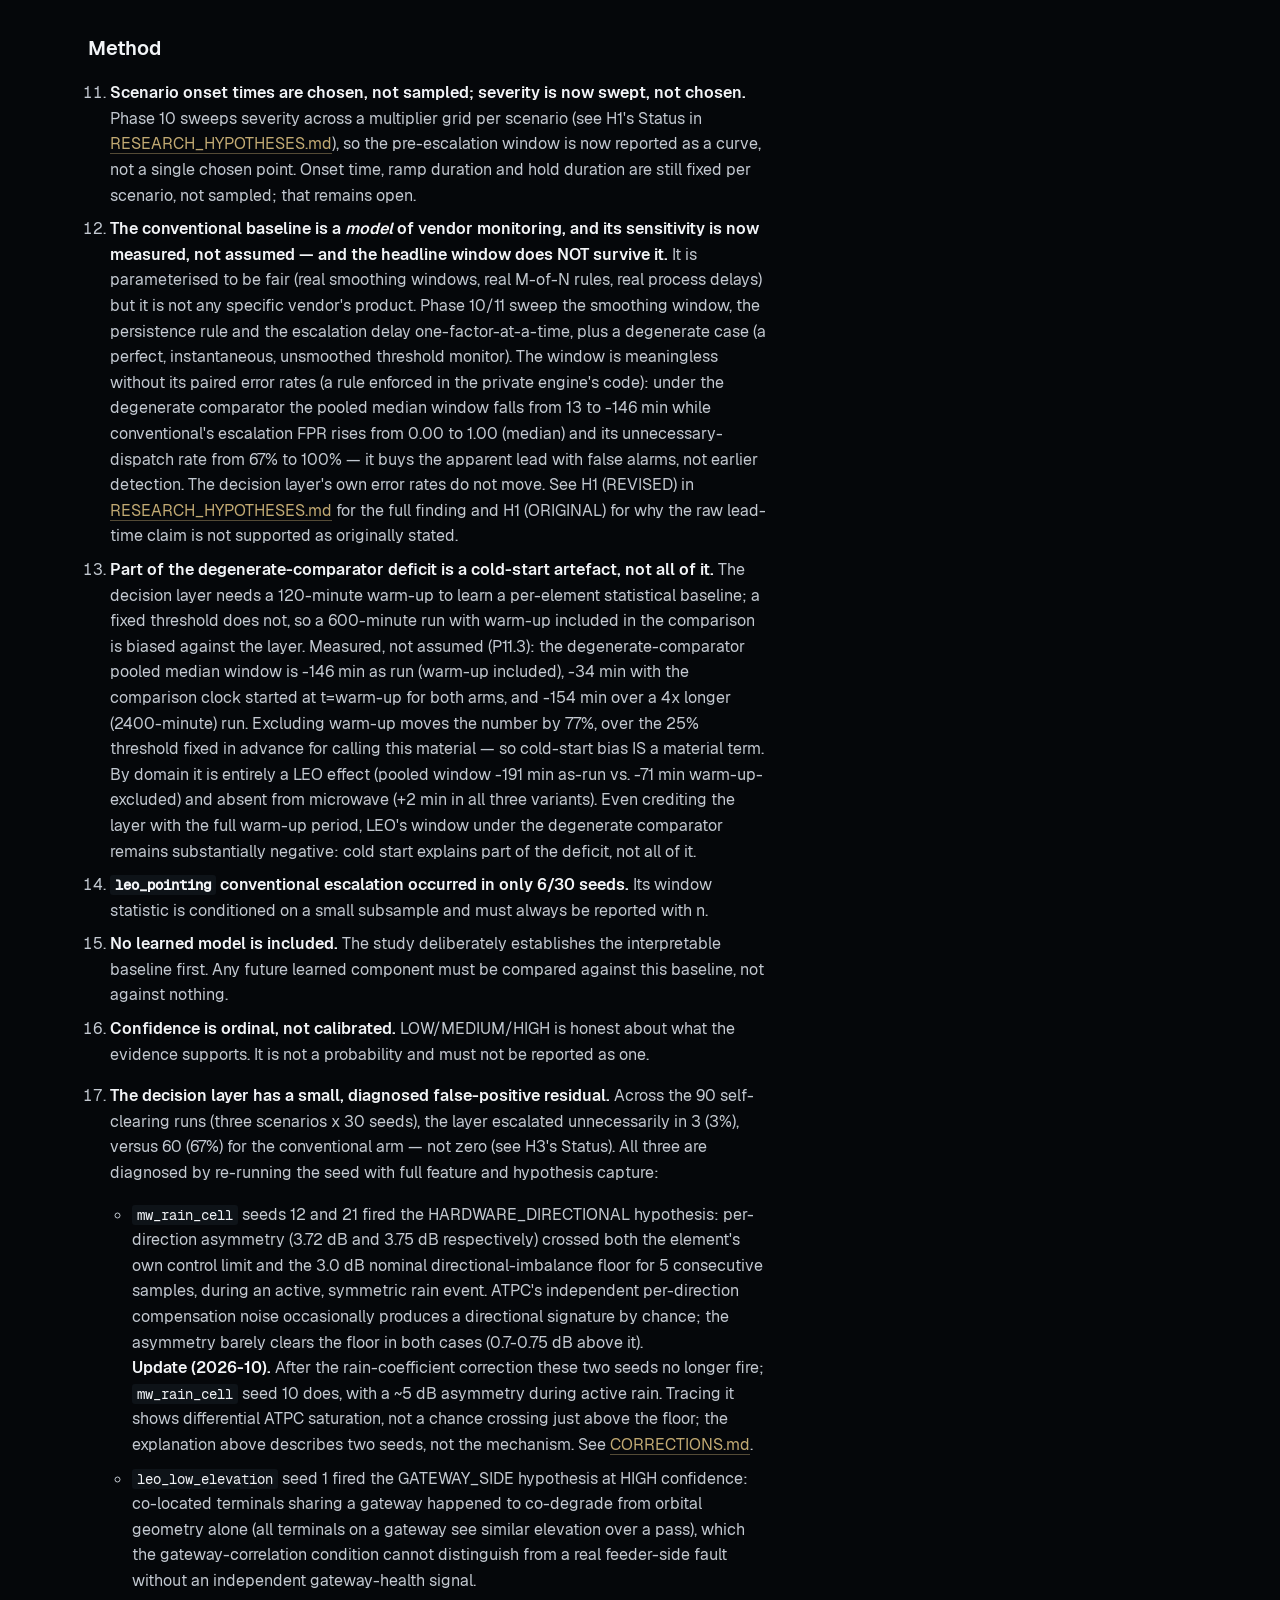
<file: method/index.html>
<!doctype html>
<html lang="en" data-brand="aidedge">
<head>
<meta charset="utf-8">
<meta name="viewport" content="width=device-width, initial-scale=1">
<title>Method — The Pre-Escalation Window | AID Edge Research</title>
<link rel="icon" href="data:,">
<meta name="description" content="Full method description, hypothesis cards, and limitations for the pre-escalation-window comparator sensitivity study.">
<link rel="canonical" href="https://researchlab.aidedgeinc.com/method/">
<link rel="stylesheet" href="../ui-tokens.css">
<link rel="preload" href="/fonts/Geist-Regular.woff2" as="font" type="font/woff2" crossorigin>
<link rel="preload" href="/fonts/Geist-SemiBold.woff2" as="font" type="font/woff2" crossorigin>
<link rel="stylesheet" href="../tokens.css">
<link rel="stylesheet" href="./method.css">
<link rel="stylesheet" href="../brand.css">
<link rel="stylesheet" href="../ui-foundation.css">
</head>
<body>
<header class="site-header">
  <div class="ui-wrap nav-shell">
    <div class="brand-group"><a class="brand-text" href="/">AID Edge <span class="brand-accent">Research Lab</span></a><a class="parent-cue" href="https://aidedgeinc.com/"><span class="parent-cue-text">An AID Edge Inc. product</span></a></div>
    <div class="nav-right">
      <button type="button" class="nav-toggle" id="navToggle" aria-expanded="false" aria-controls="primaryNav" aria-label="Toggle menu"><span class="nav-toggle-bar"></span><span class="nav-toggle-bar"></span></button>
      <nav aria-label="Primary" id="primaryNav" class="nav-list">
        <ul><li><a href="/summary/">Summary</a></li><li><a href="/article/">Paper</a></li><li><a href="/method/" aria-current="page">Method</a></li><li><a href="/article/#corrected-results">Results</a></li><li><a href="https://github.com/AIDEdgeInc-Lab/pre-escalation-window-paper/tree/main/data">Data</a></li><li><a href="https://github.com/AIDEdgeInc-Lab/pre-escalation-window-paper">Repository</a></li></ul>
      </nav>
    </div>
  </div>
</header>
<div class="method-shell">
  <nav class="method-nav">
    <a href="../">&larr; AID Edge Research</a>
    <a href="../demo/">The instrument</a>
    <a href="../article/">Read the paper</a>
  </nav>
  <header class="method-header">
    <p class="method-eyebrow">The Pre-Escalation Window</p>
    <h1>Method, Hypotheses &amp; Limitations</h1>
    <p class="method-banner">Simulated networks. Ground truth known by construction. No operator data. The simulation engine is not published; this page and the instrument it links from contain only published, derived results.</p>
<p class="doc-banner" role="note"><strong>Corrected-engine results (2026-10).</strong> All figures and tables in the body of this page are from the <strong>previous model version</strong>. With the corrected engine (P.838-3 rain model, data-quality gate, evidence-based VERIFY; 30 seeds &times; 11 simulated scenarios, engine commit <code>58ce16a</code>) the window depends on its definition. <em>As originally defined</em> (clock starts at the layer&rsquo;s first WAIT, ESCALATE or ACT): pooled median 13 min, positive scenario medians in 10 of 11. <em>Like-for-like</em> (layer&rsquo;s first ESCALATE/ACT versus conventional escalation): pooled median 11 min over the 215 of 330 runs that have a resolved window (one of them a false escalation); scenario medians are positive in 6 of 11, negative in two hidden-fault scenarios (<code>mw_hidden_in_storm</code> &minus;1 min, <code>leo_hidden_in_rain</code> &minus;109 min), and not applicable in the three self-clearing scenarios (<code>leo_ground_rain</code>, <code>leo_low_elevation</code>, <code>mw_rain_cell</code>), where the layer did not escalate in most runs; the layer&rsquo;s escalations there are false escalations (2 of 90 runs), not leads. Pooled medians over different resolved populations are not comparable and are not a universal performance claim. Simulation only: no field or operator validation. Data, provenance and definitions: <a href="https://github.com/AIDEdgeInc-Lab/pre-escalation-window-paper/blob/main/CORRECTIONS.md">CORRECTIONS.md</a>, <code>data/corrected/</code>.</p>
  </header>
  <div class="method-toc">
    <a href="#method">Method</a>
    <a href="#research_hypotheses">Research Hypotheses</a>
    <a href="#experiment_matrix">Experiment Matrix</a>
    <a href="#limitations">Limitations</a>
    <a href="#provenance">Provenance</a>
  </div>
  <section class="method-section" id="method">
<h1>Method</h1>
<p>This describes what the decision layer does, at the level needed to interpret
the results, without publishing how it does it. The simulation engine and the
decision layer's implementation are not published — see
<a href="https://github.com/AIDEdgeInc-Lab/pre-escalation-window-paper/blob/main/README.md#what-is-published-here--what-is-not">README.md</a>.</p>
<h2>The seven-stage pipeline</h2>
<p>Every recommendation the decision layer produces passes through the same
seven named stages:</p>
<pre><code>OBSERVE -&gt; DETECT -&gt; CORRELATE -&gt; DIAGNOSE -&gt; ESTIMATE DECISION RISK
        -&gt; WAIT / ESCALATE / RECOMMEND ACTION -&gt; VERIFY
</code></pre>
<ul>
<li><strong>OBSERVE</strong> — feature extraction from telemetry and peer-group context.</li>
<li><strong>DETECT</strong> — is the element outside its own statistical control limits,
  sustained (not a single noisy sample)?</li>
<li><strong>CORRELATE</strong> — does the anomaly co-occur with peer elements in the same
  correlation group, or is it isolated to one element?</li>
<li><strong>DIAGNOSE</strong> — evidence-based differential diagnosis across candidate
  fault classes (see "Hypothesis cards" below).</li>
<li><strong>ESTIMATE DECISION RISK</strong> — what does acting cost if the diagnosis is
  wrong, given the blast radius of the affected element?</li>
<li><strong>WAIT / ESCALATE / RECOMMEND ACTION</strong> — the decision gate: a list of
  <em>named</em> checks, each with a pass/fail and a human-readable reason.</li>
<li><strong>VERIFY</strong> — did the recommendation hold up against what actually
  happened? <em>(Correction, 2026-10: in the version that produced the published results this stage did not reliably resolve &mdash; the recorded flag was set from the recommendation&rsquo;s own prediction rather than from later evidence. The corrected engine judges it on post-deadline evidence; see <a href="https://github.com/AIDEdgeInc-Lab/pre-escalation-window-paper/blob/main/CORRECTIONS.md">CORRECTIONS.md</a>.)</em></li>
</ul>
<p>The decision layer is read-only by construction: <code>RECOMMEND_ACTION</code> is a
recommendation carried to a human with its own audit trail, never an
actuation. There is no code path that writes to a network.</p>
<h2>Control limits</h2>
<p>Per-element control limits are Shewhart 3-sigma limits computed from a
<strong>robust baseline</strong>: the median and the median absolute deviation (MAD) of
the element's own history over a warm-up window, which is then frozen —
not a rolling window recomputed as new samples arrive — rather than a fixed
vendor threshold or a population mean. Median/MAD is used specifically
because it is not distorted by the fault itself once a fault is already in
progress, which a mean-based baseline is; freezing the baseline after
warm-up is what makes that property hold for the whole run, not just for
the first sample of a fault.</p>
<h2>Two LEO-specific method choices</h2>
<p>Two aspects of the method differ between domains and are worth stating
explicitly, since they are the reason LEO/NTN is not simply "microwave with
a longer path" (see <code>H5</code> in
<a href="#research_hypotheses">RESEARCH_HYPOTHESES.md</a>):</p>
<ul>
<li><strong>Geometry correction.</strong> For LEO, the geometry-predicted component of
  received level — the part explained by elevation angle changing
  continuously over a pass — is removed before anything is treated as
  anomalous. A fixed threshold, or a control limit computed without this
  correction, alarms on healthy orbital geometry; this is what lets the
  layer avoid escalating on every pass the way a naive comparator does.</li>
<li><strong>Context-conditioned baselines.</strong> Statistical baselines are conditioned
  on the serving context — for LEO, the serving satellite — because a
  terminal's link statistics are only comparable against observations taken
  under the same spacecraft. Without this, a spacecraft-side fault is
  smeared across the pass schedule and becomes statistically invisible.</li>
</ul>
<h2>Confidence is ordinal, not probabilistic</h2>
<p>The decision layer reports confidence as one of a small number of ordered
tiers (e.g. LOW / MEDIUM / HIGH). This is deliberate: the evidence a
telemetry stream can supply supports an ordering of certainty, not a
calibrated probability. A confidence tier must never be read or reported as
a probability of correctness.</p>
<h2>Hypothesis cards</h2>
<p>Each candidate fault class is represented as a <strong>condition card</strong> with three
kinds of condition evaluated against the extracted features:</p>
<ul>
<li><strong>required</strong> conditions — must all hold for the hypothesis to be
  considered at all; together they define the fault's physical signature.</li>
<li><strong>supporting</strong> conditions — corroborate the hypothesis and raise
  confidence, but never create a verdict by themselves.</li>
<li><strong>refuting</strong> conditions — take the hypothesis off the table entirely.</li>
</ul>
<p>When two hypotheses reach the same top confidence tier, the result is
reported as <code>AMBIGUOUS</code> rather than resolved by an arbitrary tie-break.
Ambiguity is treated as a measured outcome, not a failure mode — the count of
ambiguous decisions (<code>n_ambiguous_decisions</code>) is one of the reported metrics.</p>
<p>The specific conditions, their predicates and their thresholds are part of
the unpublished simulation engine.</p>
<h2>Both arms see identical telemetry</h2>
<p>Every run presents the <em>same</em> synthetic telemetry stream to two independent
arms — a modelled conventional vendor/NMS monitor and the Velorona decision
layer — so that any difference in outcome is attributable to the arm, not to
a difference in what each arm was shown. See
<a href="#experiment_matrix">EXPERIMENT_MATRIX.md</a> for the full experiment design.</p>
<h2>Metrics</h2>
<p>Metric definitions (timeline windows, detection/escalation confusion-matrix
metrics, decision-quality counts, and the illustrative economics model) are
defined in <a href="#experiment_matrix">EXPERIMENT_MATRIX.md</a>, which is adapted
from the internal research documentation (see
<a href="#provenance">PROVENANCE.md</a>). Every value referenced there is computed
from the run; none is hard-coded.</p>
</section>

  <section class="method-section" id="research_hypotheses">
<h1>Research hypotheses</h1>
<p>Each hypothesis states the measurement, the prediction, and <strong>the observation
that would falsify it</strong>. A hypothesis with no falsification condition is a
marketing claim.</p>
<hr />
<h2>H1 (ORIGINAL — NOT SUPPORTED) — A pre-escalation window exists and is measurable</h2>
<p><strong>Claim.</strong> For degradation with a finite ramp, there is a non-zero interval
between the first sample that leaves the element's own statistical control
limits and the moment conventional threshold monitoring escalates.</p>
<p><strong>Measurement.</strong> <code>pre_escalation_window_min = t_conventional_escalation −
t_decision_layer_actionable</code>, per run, reported as median and IQR over seeds.</p>
<p><strong>Mechanism (not assumed — arithmetic).</strong> A rolling mean of window <em>W</em> lags a
linear ramp by ≈ <em>W</em>/2 samples. An M-of-N persistence rule adds ≈ <em>M</em> more.
A process delay adds its own. These are properties of the comparator, modelled
explicitly in the conventional-monitoring baseline.</p>
<p><strong>Falsified if.</strong> The median window is ≤ 0, or its IQR straddles 0, for the
majority of scenarios.</p>
<p><strong>Status (30 seeds, default comparator).</strong> Not falsified in isolation: median
7–20 min for scenarios where both arms escalate; 189–250 min for LEO
space-segment faults, where the conventional arm frequently never escalates
at all. <strong>But this falsification condition never anticipated being tested
against a comparator range, only against one chosen comparator — and against
that range, it fails.</strong></p>
<p><strong>Status, tested against the comparator range (Phase 10/11, 15 seeds per
config).</strong> NOT SUPPORTED AS STATED. A one-factor-at-a-time sweep of the
comparator's configuration moves the pooled median window only modestly on its own
(smoothing_window 1→10: 10→15 min; escalation_delay_min 0→15: 3→18 min;
persistence 1/1→4/5: 11→12 min) — but the DEGENERATE configuration
(smoothing_window=1, persistence 1-of-1, escalation_delay_min=0
simultaneously: a perfect, instantaneous, unsmoothed threshold monitor,
better than any real NMS) collapses the pooled median window from <strong>13 min
to -146 min</strong> (window paired with its error rates, as this study now
requires everywhere: conventional escalation FPR rises 0.00→1.00 median
[0.22→0.61 mean], conventional unnecessary-dispatch rises 67%→100%; the
decision layer's own numbers do not move at all — FPR ~0.00→~0.00,
unnecessary dispatch 4.4%→4.4%, F1 0.953→0.953). Per domain the degenerate
window is near zero for microwave (-2 to +8 min across all five scenarios)
and inverted for every LEO scenario (-155 to -225 min).</p>
<p>Part of that LEO deficit is a cold-start artefact, not measured, so this is
stated with the number attached rather than assumed away (P11.3, three ways
to report the same degenerate-comparator window, pooled median): with the
120-minute feature warm-up included as run, <strong>W_a = -146 min</strong>; with the
comparison clock started at t=warmup_min for both arms (warm-up excluded),
<strong>W_b = -34 min</strong>; over a 4x longer, 2400-minute run (warm-up 5% of the run
instead of 20%), <strong>W_c = -154 min</strong>. W_b differs from W_a by 77%, far outside
the 25% band fixed in advance for calling this a material term; W_c stays
within 5%. So: <strong>cold-start bias is a material term, and it does not
reverse the finding.</strong> By domain, the entire effect is in LEO (pooled window
-191 min as-run vs. -71 min with warm-up excluded — still deeply negative)
and none of it is in microwave (+2 min in all three variants, unaffected by
warm-up). Even crediting the layer with the full 120 minutes it could not
possibly have acted in, LEO's window under a perfect comparator remains
substantially negative.</p>
<p>The original H1 does not survive its own sensitivity analysis: its
falsification condition ("median window ≤ 0 for the majority of scenarios")
is met once tested against a comparator aggressive enough to be worth
publishing against, and even after removing the warm-up period's
contribution, the LEO domain's window under an idealised monitor stays
negative. The raw lead-time claim, as originally stated, is not supported.
See H1 (REVISED) below for the claim the evidence does support, and H3 for
the result that survives untouched. See <code>docs/LIMITATIONS.md</code> for the
comparator-sensitivity and cold-start items.</p>
<hr />
<h2>H1 (REVISED) — Detection latency and diagnostic precision trade off against each other for threshold monitoring, and the decision layer is not on that trade-off curve</h2>
<p><strong>Claim.</strong> A conventional threshold monitor's escalation latency can be
reduced arbitrarily by reducing smoothing, persistence and process delay, but
its false-positive rate and unnecessary-dispatch rate rise as it does. The
decision layer's error rates are invariant to that tuning.</p>
<p><strong>Measurement.</strong> The comparator sweep (<code>data/sensitivity_comparator.csv</code>):
pre-escalation window, escalation FPR, escalation F1 and unnecessary-dispatch
rate for both arms across the comparator grid
(<code>figures/fig10_latency_precision_tradeoff.png</code>).</p>
<p><strong>Falsified if.</strong> A comparator configuration exists that matches the
decision layer's false-positive and unnecessary-dispatch rates while
escalating at least as early — i.e. a point on the conventional curve at or
below the layer's escalation FPR and at or above the layer's window.</p>
<p><strong>Status.</strong> Not falsified. Across all 11 swept comparator configurations,
the conventional arm's escalation FPR ranges from 0.00 (default-like,
low-aggressiveness configurations) up to 1.00 (degenerate), and its window
moves accordingly, from modest positive values down to -146 min pooled. The
decision layer's escalation FPR does not move (~0.00 across every
configuration, since the comparator's configuration has no effect on it), and neither
does its unnecessary-dispatch rate (4.4%) or its escalation F1 (0.953). No
configuration on the conventional curve reaches the layer's combination of
near-zero FPR and a non-negative window simultaneously: the only
configurations with FPR near 0.00 are the least aggressive ones, which have
smaller (but still positive, for microwave and most scenarios) windows than
the layer offers under the default comparator, and the only configuration
with a window competitive with or exceeding the layer's absolute detection
speed (the degenerate case) buys it with FPR 1.00 and 100% unnecessary
dispatch. The trade-off is real and the layer sits off it, not on it.</p>
<p>This is the durable finding from Phase 10/11, alongside H3. It is a stronger
and more defensible claim than the original H1: it does not depend on which
comparator you assume, only on the shape of conventional monitoring's own
trade-off curve and on the layer not being subject to it.</p>
<hr />
<h2>H2 — Environmental and persistent causes are separable <em>before</em> the event ends</h2>
<p><strong>Claim.</strong> A propagation impairment is symmetric across both directions and
correlates with an independent environmental feed; a chain fault is directional
and does not. The two are separable while both are present.</p>
<p><strong>Measurement.</strong> Verdict correctness against ground truth on the
<code>*_hidden_in_*</code> scenarios, in which a directional fault begins <em>inside</em> an
active fade.</p>
<p><strong>Falsified if.</strong> The layer cannot distinguish the composite case above chance,
or only distinguishes it after the environmental event has cleared (which would
make it a trivial "wait and see" rule, not a diagnostic one).</p>
<p><strong>Status.</strong> Not falsified for microwave (<code>mw_hidden_in_storm</code>, layer escalation
F1 median 0.95). LEO composite case <code>leo_hidden_in_rain</code> reaches F1 0.89
against a conventional 0.39.</p>
<hr />
<h2>H3 — The correct decision is sometimes to do nothing, and that is measurable</h2>
<p><strong>Claim.</strong> For self-clearing causes, escalation is a <em>false positive</em> with a
real cost. An early-warning layer that cannot say WAIT is not an improvement.</p>
<p><strong>Measurement.</strong> <code>unnecessary_dispatch</code> — did the arm escalate on a scenario
whose ground-truth fault class is self-clearing?</p>
<p><strong>Falsified if.</strong> The decision layer escalates on <code>mw_rain_cell</code>,
<code>leo_ground_rain</code> or <code>leo_low_elevation</code> at a rate comparable to the
conventional arm.</p>
<p><strong>Status.</strong> Not falsified, with a measured residual. Across the 90
self-clearing runs (three scenarios x 30 seeds) the conventional arm
escalated unnecessarily in 60 (67%) — 30/30 on both rain scenarios — and the
decision layer in 3 (3%): two seeds of the microwave rain scenario and one
seed of the LEO low-elevation scenario. The residual is real and is reported
rather than suppressed; the layer is not claimed to be perfect on this
failure mode, only roughly an order of magnitude better than the comparator.
This remains the single most operationally relevant result in the study, and
it is not a lead-time result.</p>
<hr />
<h2>H4 — The decision problem generalises across domains; the physics does not</h2>
<p><strong>Claim.</strong> The same pipeline, the same feature vocabulary and the same
confidence scheme apply to microwave and LEO/NTN. Only the hypothesis cards and
the physics differ.</p>
<p><strong>Measurement.</strong> A single shared feature extractor, a single shared decision
layer and a single metric set are applied to both domains; only the physics
models and the hypothesis catalogue differ. Cross-domain distribution
comparison of window, time-to-diagnosis and ambiguity count.</p>
<p><strong>Falsified if.</strong> Either domain requires a bespoke decision pipeline, or the
shared abstraction has to be broken to make one domain work.</p>
<p><strong>Status.</strong> Not falsified — but see the important caveat in H5.</p>
<hr />
<h2>H5 — LEO adds discriminators that microwave does not have, and constraints it does not have</h2>
<p><strong>Claim.</strong> LEO is <em>not</em> microwave with a longer path.</p>
<ol>
<li><strong>Geometry is a legitimate cause of degradation.</strong> Elevation changes
   continuously; a fixed threshold alarms on healthy physics. Conventional
   monitoring generates false escalations every pass. The decision layer
   removes the geometry-predicted component before calling anything anomalous.</li>
<li><strong>Two independent correlation groups</strong> (serving satellite, serving gateway)
   versus microwave's one (adjacent links). This is a strictly richer
   space-versus-ground discriminator.</li>
<li><strong>A hard time constraint.</strong> "Can this wait for the next pass?" is a
   first-class question with no microwave equivalent, surfaced as a named gate
   check on remaining pass time.</li>
<li><strong>Statistics must be conditioned on the serving satellite.</strong> Without it, a
   spacecraft fault is smeared across the pass schedule and becomes
   statistically invisible. This is implemented by conditioning each
   element's statistical baseline on its serving satellite, and was
   discovered by the simulation failing without it.</li>
</ol>
<p><strong>Falsified if.</strong> Removing geometry correction, context conditioning or the
second correlation group does not degrade LEO diagnostic performance.</p>
<p><strong>Status.</strong> Points 1, 2 and 4 are supported: removing context conditioning
drops <code>leo_rf_subsystem</code> escalation F1 from 0.94 to ≈0.05.</p>
<hr />
<h2>H6 — Earlier knowledge has economic value, but not unboundedly, and sometimes negative value</h2>
<p><strong>Claim.</strong> Lead time converts to avoided exposure only through an <em>actionable
fraction</em> and an <em>avoidance probability</em>, both &lt; 1, and it saturates. Acting on
a self-clearing cause has strictly negative value.</p>
<p><strong>Measurement.</strong> Parametric economics model, reported as ranges over the
sensitivity bounds and over seeds.</p>
<p><strong>Falsified if.</strong> No plausible assumption set yields a positive delta, or the
delta is insensitive to the assumptions (which would mean the model is not
actually parametric).</p>
<p><strong>Status.</strong> Deliberately UNRESOLVED. The current figures are labelled
ILLUSTRATIVE and must not be published as a value claim until at least one
operator supplies real cost inputs. This is the largest open gap in the study.</p>
</section>

  <section class="method-section" id="experiment_matrix">
<h1>Experiment matrix</h1>
<h2>Design</h2>
<p>A <strong>controlled comparative experiment</strong>. One run = (domain, scenario, seed).
Within a run, the <em>same</em> telemetry stream is presented to two arms:</p>
<table>
<thead>
<tr>
<th>Arm</th>
<th>Implementation</th>
<th>What it represents</th>
</tr>
</thead>
<tbody>
<tr>
<td>A — conventional</td>
<td>conventional-monitoring baseline</td>
<td>vendor/NMS threshold monitoring: KPI smoothing, M-of-N persistence, escalation and ticket process delays, fixed thresholds against a nominal reference, no geometry model</td>
</tr>
<tr>
<td>B — decision layer</td>
<td>decision layer</td>
<td>read-only pre-escalation decision intelligence: per-element SPC control limits, peer-group correlation, evidence-based differential diagnosis, named gate checks</td>
</tr>
</tbody>
</table>
<p>Both arms see identical data. Differences are attributable to the arm, not to
the scenario.</p>
<h2>Scenarios</h2>
<h3>Microwave</h3>
<table>
<thead>
<tr>
<th>Scenario</th>
<th>Ground-truth class</th>
<th>Self-clearing</th>
<th>Purpose</th>
</tr>
</thead>
<tbody>
<tr>
<td><code>mw_rain_cell</code></td>
<td>RAIN_FADE</td>
<td>yes</td>
<td>Correct answer is WAIT. Measures unnecessary dispatch.</td>
</tr>
<tr>
<td><code>mw_directional_hardware</code></td>
<td>HARDWARE_DIRECTIONAL</td>
<td>no</td>
<td>Clean directional signature on a dry path.</td>
</tr>
<tr>
<td><code>mw_hidden_in_storm</code></td>
<td>HARDWARE_DIRECTIONAL</td>
<td>no</td>
<td><strong>Hard case.</strong> Directional fault begins inside an active fade.</td>
</tr>
<tr>
<td><code>mw_interference</code></td>
<td>INTERFERENCE</td>
<td>no</td>
<td>Level healthy, C/(N+I) degraded. Recommend spectrum scan, not a truck.</td>
</tr>
<tr>
<td><code>mw_config_change</code></td>
<td>CONFIG_CHANGE</td>
<td>no</td>
<td>Symmetric step on a dry path with a change-log entry.</td>
</tr>
</tbody>
</table>
<h3>LEO / NTN</h3>
<table>
<thead>
<tr>
<th>Scenario</th>
<th>Ground-truth class</th>
<th>Self-clearing</th>
<th>Purpose</th>
</tr>
</thead>
<tbody>
<tr>
<td><code>leo_low_elevation</code></td>
<td>LOW_ELEVATION_GEOMETRY</td>
<td>yes</td>
<td><strong>No fault injected.</strong> Pure orbital geometry. Measures false-positive behaviour.</td>
</tr>
<tr>
<td><code>leo_ground_rain</code></td>
<td>PROPAGATION_FADE</td>
<td>yes</td>
<td>Local Ka-band fade at one terminal.</td>
</tr>
<tr>
<td><code>leo_rf_subsystem</code></td>
<td>RF_SUBSYSTEM</td>
<td>no</td>
<td>Spacecraft TX chain: directional, common to all terminals on that satellite.</td>
</tr>
<tr>
<td><code>leo_pointing</code></td>
<td>POINTING_ATTITUDE</td>
<td>no</td>
<td>Attitude drift, corroborated by housekeeping telemetry.</td>
</tr>
<tr>
<td><code>leo_gateway_side</code></td>
<td>GATEWAY_SIDE</td>
<td>no</td>
<td>Feeder/gateway impairment: follows the gateway across handovers.</td>
</tr>
<tr>
<td><code>leo_hidden_in_rain</code></td>
<td>RF_SUBSYSTEM</td>
<td>no</td>
<td>LEO analogue of the hidden-fault case.</td>
</tr>
</tbody>
</table>
<h2>Seeds</h2>
<p>Default sweep: <strong>30 seeds per (domain, scenario)</strong> = 330 runs. Every stochastic
component draws from a <em>named</em> stream derived from the master seed
(named, seed-derived random streams), so changing the number of draws in one
component does not perturb another. Runs are bit-reproducible; a dedicated
reproducibility test enforces it.</p>
<h2>Metrics</h2>
<h3>Timeline windows (minutes)</h3>
<ul>
<li><code>false_calm_window</code> = conventional escalation − first detectable</li>
<li><code>pre_escalation_window</code> = conventional escalation − decision-layer actionable</li>
<li><code>exposure_window</code> = service impact − first detectable</li>
<li><code>decision_margin</code> = service impact − decision-layer actionable</li>
<li><code>conventional_margin</code> = service impact − conventional escalation</li>
<li><code>time_to_correct_diagnosis</code> = first correct verdict − first detectable</li>
</ul>
<h3>Detection and escalation quality</h3>
<p>Per-sample confusion matrices with three separate ground truths:
1. <code>detect_*</code> — predicted = sustained control-limit breach; truth = any fault active
2. <code>layer_esc_*</code> — predicted = layer escalated; truth = a <strong>persistent</strong> fault active
3. <code>conv_esc_*</code> — predicted = conventional escalated; same truth</p>
<p>Ground truth (2) and (3) deliberately treat escalating on a self-clearing cause
as a <strong>false positive</strong>, because operationally it is one.</p>
<h3>Decision quality</h3>
<ul>
<li><code>n_ambiguous_decisions</code> — competing hypotheses at the same confidence tier</li>
<li><code>n_wait_decisions</code></li>
<li><code>layer_unnecessary_dispatch</code> / <code>conv_unnecessary_dispatch</code></li>
</ul>
<h3>Economics (ILLUSTRATIVE)</h3>
<ul>
<li><code>exposure_conventional</code>, <code>exposure_decision_layer</code>, <code>exposure_delta</code></li>
<li>reported with the sensitivity bounds attached</li>
</ul>
<h2>Figure mapping</h2>
<table>
<thead>
<tr>
<th>Figure</th>
<th>File</th>
<th>Feeds paper section</th>
</tr>
</thead>
<tbody>
<tr>
<td>1</td>
<td><code>fig01_pre_escalation_window.png</code></td>
<td>Results — the window</td>
</tr>
<tr>
<td>2</td>
<td><code>fig02_cross_domain.png</code></td>
<td>Cross-domain comparison</td>
</tr>
<tr>
<td>3</td>
<td><code>fig03_escalation_quality.png</code></td>
<td>Results — escalation quality</td>
</tr>
<tr>
<td>4</td>
<td><code>fig04_economic_exposure.png</code></td>
<td>Economic impact (ILLUSTRATIVE)</td>
</tr>
<tr>
<td>5</td>
<td><code>fig05_coverage_derivation.png</code></td>
<td>Problem definition — infrastructure derivation</td>
</tr>
<tr>
<td>6</td>
<td><code>fig06_timeline_*.png</code></td>
<td>Introduction — "the outage began before the ticket"</td>
</tr>
</tbody>
</table>
<h2>Reference results (30 seeds, <code>duration=600 min</code>, DEFAULT comparator only)</h2>
<p><strong>These window figures assume one particular comparator configuration (the
default). They are not the headline result of this study.</strong> A comparator
sensitivity sweep (Phase 10/11) shows the window is not robust to how the
conventional arm is tuned — see H1 (REVISED) in
<a href="#research_hypotheses">RESEARCH_HYPOTHESES.md</a> and
<code>figures/fig10_latency_precision_tradeoff.png</code> for the trade-off this table
does not show. The durable results are H3 (escalation quality, unaffected by
comparator tuning) and H1 (REVISED) (the trade-off itself), not the raw
numbers below.</p>
<p>Median pre-escalation window, and escalation F1 for each arm, at the default
comparator:</p>
<table>
<thead>
<tr>
<th>Domain</th>
<th>Scenario</th>
<th>Window (min)</th>
<th>Layer F1</th>
<th>Conv F1</th>
<th>Conv unnecessary dispatch</th>
</tr>
</thead>
<tbody>
<tr>
<td>microwave</td>
<td>mw_rain_cell</td>
<td>16</td>
<td>n/a¹</td>
<td>n/a¹</td>
<td><strong>100%</strong></td>
</tr>
<tr>
<td>microwave</td>
<td>mw_directional_hardware</td>
<td>13</td>
<td>0.92</td>
<td>0.90</td>
<td>0%</td>
</tr>
<tr>
<td>microwave</td>
<td>mw_hidden_in_storm</td>
<td>13</td>
<td>0.95</td>
<td>0.98</td>
<td>0%</td>
</tr>
<tr>
<td>microwave</td>
<td>mw_interference</td>
<td>20</td>
<td>0.99</td>
<td>0.97</td>
<td>0%</td>
</tr>
<tr>
<td>microwave</td>
<td>mw_config_change</td>
<td>11</td>
<td>1.00</td>
<td>0.98</td>
<td>0%</td>
</tr>
<tr>
<td>leo_ntn</td>
<td>leo_low_elevation</td>
<td>— ²</td>
<td>n/a¹</td>
<td>n/a¹</td>
<td>0%</td>
</tr>
<tr>
<td>leo_ntn</td>
<td>leo_ground_rain</td>
<td>7</td>
<td>n/a¹</td>
<td>n/a¹</td>
<td><strong>100%</strong></td>
</tr>
<tr>
<td>leo_ntn</td>
<td>leo_rf_subsystem</td>
<td>189</td>
<td>0.94</td>
<td>0.34</td>
<td>0%</td>
</tr>
<tr>
<td>leo_ntn</td>
<td>leo_pointing</td>
<td>250 ³</td>
<td>0.95</td>
<td>0.30</td>
<td>0%</td>
</tr>
<tr>
<td>leo_ntn</td>
<td>leo_gateway_side</td>
<td>9</td>
<td>0.98</td>
<td>0.97</td>
<td>0%</td>
</tr>
<tr>
<td>leo_ntn</td>
<td>leo_hidden_in_rain</td>
<td>7</td>
<td>0.89</td>
<td>0.39</td>
<td>0%</td>
</tr>
</tbody>
</table>
<p>¹ F1 is undefined when the ground truth contains no persistent fault — by
construction there is nothing to escalate about. The meaningful column for
those rows is the dispatch column.
² Neither arm escalated in any seed. Reported as a null result, not omitted.
³ Conventional escalated in only 6 of 30 seeds, so this window is conditioned
on a small subsample and <strong>must be reported with n</strong>, not as a headline number.
⁴ None of these window figures should be read without the comparator
sensitivity caveat above: under a more aggressive (but still plausible)
comparator, every one of these numbers moves, and under a degenerate one the
pooled median window inverts to -146 min. See <code>data/sensitivity_comparator.csv</code>.</p>
<p><strong>Reproduce the figures from the published data:</strong> <code>python replot.py</code> in this
repository. Reproducing the underlying runs themselves requires the private
simulation engine, which is not published here.</p>
</section>

  <section class="method-section" id="limitations">
<h1>Limitations</h1>
<p>Stated first, not buried. Every item here is a question a reviewer or a VP of
network operations will ask.</p>
<h2>Fundamental</h2>
<ol>
<li><strong>The networks are simulated.</strong> No result here is evidence about a real
   operator's network. The study establishes that a decision architecture is
   <em>coherent and testable</em>, not that it works in production. Only an operator
   pilot on real telemetry can do that.</li>
<li><strong>Ground truth is known by construction.</strong> Real degradation has no label.
   Every reported precision/recall figure is an upper bound on what is
   achievable with real, ambiguous, partially-labelled operational data.</li>
<li><strong>Single-fault scenarios.</strong> Except for the two <code>hidden_in_*</code> composites,
   each run contains one fault. Real incidents overlap far more.</li>
</ol>
<h2>Physics</h2>
<ol start="4">
<li><strong>The published results did not use ITU-R P.838-3 coefficients.</strong> They used a table equal to the
   superseded P.838-0/-1 values for f &ge; 12 GHz and with 10&times; decimal errors at 6&ndash;10 GHz (no scenario in this
   study operates there). The engine now implements the P.838-3 analytic fit. Specific attenuation at the study's
   frequencies changes by &minus;6.2% / &minus;4.0% / +2.1% (18 / 20 / 30 GHz), per-scenario median windows by at most 1
   minute, and the derived microwave hop length from 18.32 km to 16.21 km; headline results are otherwise unchanged. The
   files in <code>data/</code> correspond to the old table. The new coefficients' constants come from the <code>itur</code> package; seven rows of the official Table 5 (6, 8, 12, 15, 20, 30, 40&nbsp;GHz) agree with them to 1e-4, other frequencies and everything above 40&nbsp;GHz are unchecked. See <a href="https://github.com/AIDEdgeInc-Lab/pre-escalation-window-paper/blob/main/CORRECTIONS.md">CORRECTIONS.md</a>.</li>
<li><strong>Design-rule vs instantaneous attenuation are different quantities.</strong> The
   P.530-18 effective path length is a long-term statistical design rule. Using
   the same reduction on an instantaneous wet path is a modelling
   simplification, labelled in the source. The model uses the P.530-18 form; P.530-19 (2025-09) supersedes it and has not been checked.</li>
<li><strong>LEO slant-path rain omits ITU-R P.618 reduction factors</strong> and therefore
   over-estimates fade at low elevation.</li>
<li><strong>Orbits are circular, Earth is spherical, no J2, no Earth rotation</strong> in
   pass timing. Adequate for elevation-driven link behaviour over one pass;
   inadequate for any availability claim.</li>
<li><strong>The ACM ladder is representative, not from a vendor datasheet.</strong> Absolute
   capacity figures must be re-derived from a cited profile table.</li>
<li><strong>Satellite EIRP, G/T, beam count and beam footprint are parameters, not
   measurements.</strong> Any published number must state them.</li>
<li><strong>Constellation size is a geometric lower bound</strong> using a street-of-coverage
    packing efficiency. It is not a constellation design.</li>
</ol>
<h2>Method</h2>
<ol start="11">
<li><strong>Scenario onset times are chosen, not sampled; severity is now swept, not
    chosen.</strong> Phase 10 sweeps severity across a multiplier grid per scenario
    (see H1's Status in <a href="#research_hypotheses">RESEARCH_HYPOTHESES.md</a>), so
    the pre-escalation window is now reported as a curve, not a single chosen
    point. Onset time, ramp duration and hold duration are still fixed per
    scenario, not sampled; that remains open.</li>
<li><strong>The conventional baseline is a <em>model</em> of vendor monitoring, and its
    sensitivity is now measured, not assumed — and the headline window does
    NOT survive it.</strong> It is parameterised to be fair (real smoothing windows,
    real M-of-N rules, real process delays) but it is not any specific
    vendor's product. Phase 10/11 sweep the smoothing window, the persistence
    rule and the escalation delay one-factor-at-a-time, plus a degenerate
    case (a perfect, instantaneous, unsmoothed threshold monitor). The window
    is meaningless without its paired error rates (a rule enforced in the
    private engine's code): under the degenerate comparator the pooled
    median window falls from 13 to -146 min while conventional's escalation
    FPR rises from 0.00 to 1.00 (median) and its unnecessary-dispatch rate
    from 67% to 100% — it buys the apparent lead with false alarms, not
    earlier detection. The decision layer's own error rates do not move. See
    H1 (REVISED) in <a href="#research_hypotheses">RESEARCH_HYPOTHESES.md</a> for the
    full finding and H1 (ORIGINAL) for why the raw lead-time claim is not
    supported as originally stated.</li>
<li><strong>Part of the degenerate-comparator deficit is a cold-start artefact, not
    all of it.</strong> The decision layer needs a 120-minute warm-up to learn a
    per-element statistical baseline; a fixed threshold does not, so a
    600-minute run with warm-up included in the comparison is biased against
    the layer. Measured, not assumed (P11.3): the degenerate-comparator
    pooled median window is -146 min as run (warm-up included), -34 min with
    the comparison clock started at t=warm-up for both arms, and -154 min
    over a 4x longer (2400-minute) run. Excluding warm-up moves the number by
    77%, over the 25% threshold fixed in advance for calling this material —
    so cold-start bias IS a material term. By domain it is entirely a LEO
    effect (pooled window -191 min as-run vs. -71 min warm-up-excluded) and
    absent from microwave (+2 min in all three variants). Even crediting the
    layer with the full warm-up period, LEO's window under the degenerate
    comparator remains substantially negative: cold start explains part of
    the deficit, not all of it.</li>
<li><strong><code>leo_pointing</code> conventional escalation occurred in only 6/30 seeds.</strong> Its
    window statistic is conditioned on a small subsample and must always be
    reported with n.</li>
<li><strong>No learned model is included.</strong> The study deliberately establishes the
    interpretable baseline first. Any future learned component must be compared
    against this baseline, not against nothing.</li>
<li><strong>Confidence is ordinal, not calibrated.</strong> LOW/MEDIUM/HIGH is honest about
    what the evidence supports. It is not a probability and must not be
    reported as one.</li>
<li>
<p><strong>The decision layer has a small, diagnosed false-positive residual.</strong>
    Across the 90 self-clearing runs (three scenarios x 30 seeds), the layer
    escalated unnecessarily in 3 (3%), versus 60 (67%) for the conventional
    arm — not zero (see H3's Status). All three are diagnosed by re-running
    the seed with full feature and hypothesis capture:</p>
<ul>
<li><code>mw_rain_cell</code> seeds 12 and 21 fired the HARDWARE_DIRECTIONAL
  hypothesis: per-direction asymmetry (3.72 dB and 3.75 dB respectively)
  crossed both the element's own control limit and the 3.0 dB nominal
  directional-imbalance floor for 5 consecutive
  samples, during an active, symmetric rain event. ATPC's independent
  per-direction compensation noise occasionally produces a directional
  signature by chance; the asymmetry barely clears the floor in both
  cases (0.7-0.75 dB above it).<br>
  <strong>Update (2026-10).</strong> After the rain-coefficient correction these two seeds no longer fire; <code>mw_rain_cell</code> seed 10 does, with a ~5 dB asymmetry during active rain. Tracing it shows differential ATPC saturation, not a chance crossing just above the floor; the explanation above describes two seeds, not the mechanism. See <a href="https://github.com/AIDEdgeInc-Lab/pre-escalation-window-paper/blob/main/CORRECTIONS.md">CORRECTIONS.md</a>.</li>
<li><code>leo_low_elevation</code> seed 1 fired the GATEWAY_SIDE hypothesis at HIGH
  confidence: co-located terminals sharing a gateway happened to
  co-degrade from orbital geometry alone (all terminals on a gateway see
  similar elevation over a pass), which the gateway-correlation
  condition cannot distinguish from a real feeder-side fault without an
  independent gateway-health signal.</li>
</ul>
<p>The residual was diagnosed, not tuned away: tuning against three known
seeds is exactly the overfitting this rewrite exists to avoid.</p>
</li>
</ol>
<h2>Economics</h2>
<ol start="18">
<li><strong>Every currency figure is ILLUSTRATIVE.</strong> The model is parametric and its
    provenance string is carried into the results file. Until an operator
    supplies real cost inputs, no monetary claim may be published. This is the
    single largest gap in the study.</li>
<li><strong>Actionable-fraction and avoidance-probability are assumptions</strong>, bounded
    but not measured.</li>
</ol>
<h2>Scope</h2>
<ol start="20">
<li><strong>No multipath/ducting</strong>, no wet-radome effect, no inter-satellite links,
    no beam-shape roll-off, no traffic-dependent congestion in the LEO domain.</li>
<li><strong>Blast radius is element-local.</strong> The microwave model computes downstream
    isolation; the LEO model does not model beam-sharing contention.</li>
<li><strong>The decision layer's LEO geometry model has zero error by construction</strong> in the published runs; published LEO results are &ldquo;with a perfect geometry model&rdquo;.</li>
<li><strong>The published version had no handling for missing, stale or invalid telemetry</strong>, and gave a satellite first seen after warm-up an empty baseline. Both are corrected in the engine; the published results predate the corrections.</li>
<li><strong>LEO capacity attributable to the region is a bound</strong>: 43.3 Mbps assumes uniform sharing over the footprint; up to 3,000 Mbps if the 2 required beams are steered at the region.</li>
<li><strong>Rain attenuation uses horizontal polarisation at zero elevation everywhere</strong>, including LEO (circular polarisation at 40&deg; is 5&ndash;11% lower at 18&ndash;30 GHz).</li>
<li><strong>VERIFY did not reliably resolve in the published version.</strong> The recorded flag came from the recommendation's own prediction, not from later evidence. The corrected engine judges a prediction on evidence after its deadline, in the finding's own serving context; <code>verified</code> means &ldquo;the layer's prediction matched later telemetry&rdquo;, not field ground truth. See <a href="https://github.com/AIDEdgeInc-Lab/pre-escalation-window-paper/blob/main/CORRECTIONS.md">CORRECTIONS.md</a>.</li>
</ol>
</section>

  <section class="method-section" id="provenance">
<h1>Provenance of the copied documents</h1>
<p><code>docs/RESEARCH_HYPOTHESES.md</code>, <code>docs/EXPERIMENT_MATRIX.md</code> and
<code>docs/LIMITATIONS.md</code> are adapted from AID Edge Inc.'s internal research
documentation. The internal repository is private and its simulation engine is not
published. See the "What is published here / what is not" section of
<a href="https://github.com/AIDEdgeInc-Lab/pre-escalation-window-paper/blob/main/README.md">README.md</a> and <a href="#method">METHOD.md</a> for what that boundary
covers.</p>
<p><strong>The only changes made are:</strong>
1. <strong>Removal of references to internal source files, modules, classes,
   constants and commands that are not published in this repository.</strong> Each was
   replaced with a description of the thing it named, or with a
   published-repository-relative reference where an equivalent published file
   exists (for example, a private results path becomes the corresponding
   <code>data/...csv</code> path published here);
2. <strong>One cross-reference to an internal planning document removed outright</strong>,
   since that document is not published and there is no published equivalent
   to point to;
3. <strong>Framing additions in <code>docs/EXPERIMENT_MATRIX.md</code>'s reference-results
   table</strong> (a caveat paragraph and a fourth footnote) demoting it from a
   headline presentation to a comparator-scoped one, cross-referencing H1
   (REVISED) and <code>figures/fig10_latency_precision_tradeoff.png</code> — added, not
   substituted for existing text, because the original table's numbers are
   accurate only under one comparator configuration and the original document
   did not say so.</p>
<p>No claim, caveat, number or argument already present in the internal documents
was altered, added to, or removed on its own terms. Case 3 adds a signpost to
evidence that exists elsewhere in this same repository (H1 (REVISED),
<code>figures/fig10_latency_precision_tradeoff.png</code>,
<code>data/sensitivity_comparator.csv</code>); it does not change or dispute the table's
own numbers.</p>
<p>This page deliberately does <strong>not</strong> list the original (pre-redaction) wording:
a before/after table would republish exactly the internal identifiers the
redaction removed.</p>
</section>
  <footer class="method-footer">
    <p>Generated by <code>build_method_page.py</code> from <code>docs/*.md</code> — not retyped. Re-run to regenerate after any doc change.</p>
  </footer>
</div>
<section class="page-cta" aria-label="Contact">
  <div class="ui-wrap">
    <div class="page-cta-inner">
      <p class="page-cta-line">Questions about our work, partnerships, research or engineering? Contact our team.</p>
      <a class="btn-primary" href="https://aidedgeinc.com/contact/">Contact AID Edge</a>
    </div>
  </div>
</section>
<footer class="site-footer">
  <div class="ui-wrap">
    <div class="footer-cols"><nav class="footer-col" aria-label="Products"><h2 class="footer-heading">Products</h2><ul><li><a href="https://velorona.ai/">Velorona.ai</a></li><li><a href="https://map.velorona.ai/">Velorona Map</a></li></ul></nav><nav class="footer-col" aria-label="Tools"><h2 class="footer-heading">Tools</h2><ul><li><a href="https://plugins.qgis.org/plugins/velorona/">Velorona for QGIS</a></li><li><a href="https://aidedgeinc.com/tools/#public-libraries">AEI SDK &amp; Libraries</a></li></ul></nav><nav class="footer-col" aria-label="Research"><h2 class="footer-heading">Research</h2><ul><li><a href="/">AID Edge Research</a></li><li><a href="https://aidedgeinc.com/publications/">Publications</a></li><li><a href="https://aidedgeinc.com/research-lab/#standards-publications">Standards &amp; IEEE</a></li></ul></nav><nav class="footer-col" aria-label="Company"><h2 class="footer-heading">Company</h2><ul><li><a href="https://aidedgeinc.com/about/">About</a></li><li><a href="https://aidedgeinc.com/news-events/">News &amp; Events</a></li></ul></nav><nav class="footer-col" aria-label="Contact"><h2 class="footer-heading">Get in touch</h2><ul><li><a href="https://aidedgeinc.com/contact/">Contact</a></li></ul><ul class="channel-icons" aria-label="Official channels"><li><a class="channel-link channel-link--github" href="https://github.com/AIDEdgeInc-Lab" target="_blank" rel="noopener noreferrer" aria-label="GitHub, AID Edge Inc. (opens in new tab)" title="GitHub, AID Edge Inc."><svg viewBox="0 0 24 24" width="16" height="16" fill="currentColor" aria-hidden="true" focusable="false"><path d="M12 .297c-6.63 0-12 5.373-12 12 0 5.303 3.438 9.8 8.205 11.385.6.113.82-.258.82-.577 0-.285-.01-1.04-.015-2.04-3.338.724-4.042-1.61-4.042-1.61C4.422 18.07 3.633 17.7 3.633 17.7c-1.087-.744.084-.729.084-.729 1.205.084 1.838 1.236 1.838 1.236 1.07 1.835 2.809 1.305 3.495.998.108-.776.417-1.305.76-1.605-2.665-.3-5.466-1.332-5.466-5.93 0-1.31.465-2.38 1.235-3.22-.135-.303-.54-1.523.105-3.176 0 0 1.005-.322 3.3 1.23.96-.267 1.98-.399 3-.405 1.02.006 2.04.138 3 .405 2.28-1.552 3.285-1.23 3.285-1.23.645 1.653.24 2.873.12 3.176.765.84 1.23 1.91 1.23 3.22 0 4.61-2.805 5.625-5.475 5.92.42.36.81 1.096.81 2.22 0 1.606-.015 2.896-.015 3.286 0 .315.21.69.825.57C20.565 22.092 24 17.592 24 12.297c0-6.627-5.373-12-12-12"/></svg></a></li><li><a class="channel-link channel-link--linkedin" href="https://www.linkedin.com/company/aid-edge-inc/" target="_blank" rel="noopener noreferrer" aria-label="LinkedIn, AID Edge Inc. (opens in new tab)" title="LinkedIn, AID Edge Inc."><svg viewBox="0 0 24 24" width="16" height="16" fill="currentColor" aria-hidden="true" focusable="false"><path d="M20.447 20.452h-3.554v-5.569c0-1.328-.027-3.037-1.852-3.037-1.853 0-2.136 1.445-2.136 2.939v5.667H9.351V9h3.414v1.561h.046c.477-.9 1.637-1.85 3.37-1.85 3.601 0 4.267 2.37 4.267 5.455v6.286zM5.337 7.433c-1.144 0-2.063-.926-2.063-2.065 0-1.138.92-2.063 2.063-2.063 1.14 0 2.064.925 2.064 2.063 0 1.139-.925 2.065-2.064 2.065zm1.782 13.019H3.555V9h3.564v11.452zM22.225 0H1.771C.792 0 0 .774 0 1.729v20.542C0 23.227.792 24 1.771 24h20.451C23.2 24 24 23.227 24 22.271V1.729C24 .774 23.2 0 22.222 0h.003z"/></svg></a></li><li><a class="channel-link channel-link--x" href="https://x.com/AIDEdgeInc" target="_blank" rel="noopener noreferrer" aria-label="Follow AID Edge Inc. on X (opens in new tab)" title="Follow AID Edge Inc. on X"><svg viewBox="0 0 24 24" width="15" height="15" fill="currentColor" aria-hidden="true" focusable="false"><path d="M14.234 10.162 22.977 0h-2.072l-7.591 8.824L7.251 0H.258l9.168 13.343L.258 24H2.33l8.016-9.318L16.749 24h6.993zm-2.837 3.299-.929-1.329L3.076 1.56h3.182l5.965 8.532.929 1.329 7.754 11.09h-3.182z"/></svg></a></li><li><a class="channel-link channel-link--youtube" href="https://www.youtube.com/@VeloronaByAIDEdgeInc" target="_blank" rel="noopener noreferrer" aria-label="YouTube, @VeloronaByAIDEdgeInc (opens in new tab)" title="YouTube, @VeloronaByAIDEdgeInc"><svg viewBox="0 0 24 24" width="16" height="16" fill="currentColor" aria-hidden="true" focusable="false"><path d="M23.498 6.186a3.016 3.016 0 0 0-2.122-2.136C19.505 3.545 12 3.545 12 3.545s-7.505 0-9.377.505A3.017 3.017 0 0 0 .502 6.186C0 8.07 0 12 0 12s0 3.93.502 5.814a3.016 3.016 0 0 0 2.122 2.136c1.871.505 9.376.505 9.376.505s7.505 0 9.377-.505a3.015 3.015 0 0 0 2.122-2.136C24 15.93 24 12 24 12s0-3.93-.502-5.814zM9.545 15.568V8.432L15.818 12l-6.273 3.568z"/></svg></a></li><li><a class="channel-link channel-link--qgis" href="https://plugins.qgis.org/plugins/velorona/" target="_blank" rel="noopener noreferrer" aria-label="Velorona for QGIS (opens in new tab)" title="Velorona for QGIS"><svg viewBox="0 0 128 128" width="16" height="16" fill="currentColor" aria-hidden="true" focusable="false"><path d="M68.613 69.625L86.891 69.625L71.697 54.625L52.613 54.625L52.613 72.746L68.613 88.548ZM126.613 109.057L94.488 77.625L76.613 77.625L76.613 96.033L107.143 126.625L126.613 126.625ZM68.923,101.552c-1.165,0.242-1.769,0.157-4.685,0.157c-20.866,0-38.612-17.158-38.612-39.406 c0-22.248,17.551-39.027,38.612-39.027s37.833,16.78,37.833,39.027c0,3.619-0.451,7.099-1.284,10.398L120.1,92.012 c4.979-8.726,7.765-18.869,7.765-29.857c0-34.289-27.363-59.963-64.016-59.963C27.363,2.191,0,27.696,0,62.154 c0,34.625,27.363,60.638,63.848,60.638c9.417,0,16.069-1.469,23.042-3.761L68.923,101.552z"/></svg></a></li></ul></nav></div>
    <div class="footer-bottom">
      <p class="footer-copyright">&copy; 2026 AID Edge Inc. &middot; Research behind <a href="https://velorona.ai/">Velorona</a>, the decision layer for link degradation.</p>
      <p class="footer-legal"><a href="https://github.com/AIDEdgeInc-Lab">GitHub</a> &middot; <a href="https://aidedgeinc.com/privacy-policy/">Privacy</a> &middot; <a href="https://aidedgeinc.com/terms-of-use/">Terms</a></p>
    </div>
  </div>
</footer>
<script src="../ui-foundation.js" defer></script>
</body>
</html>
</file>
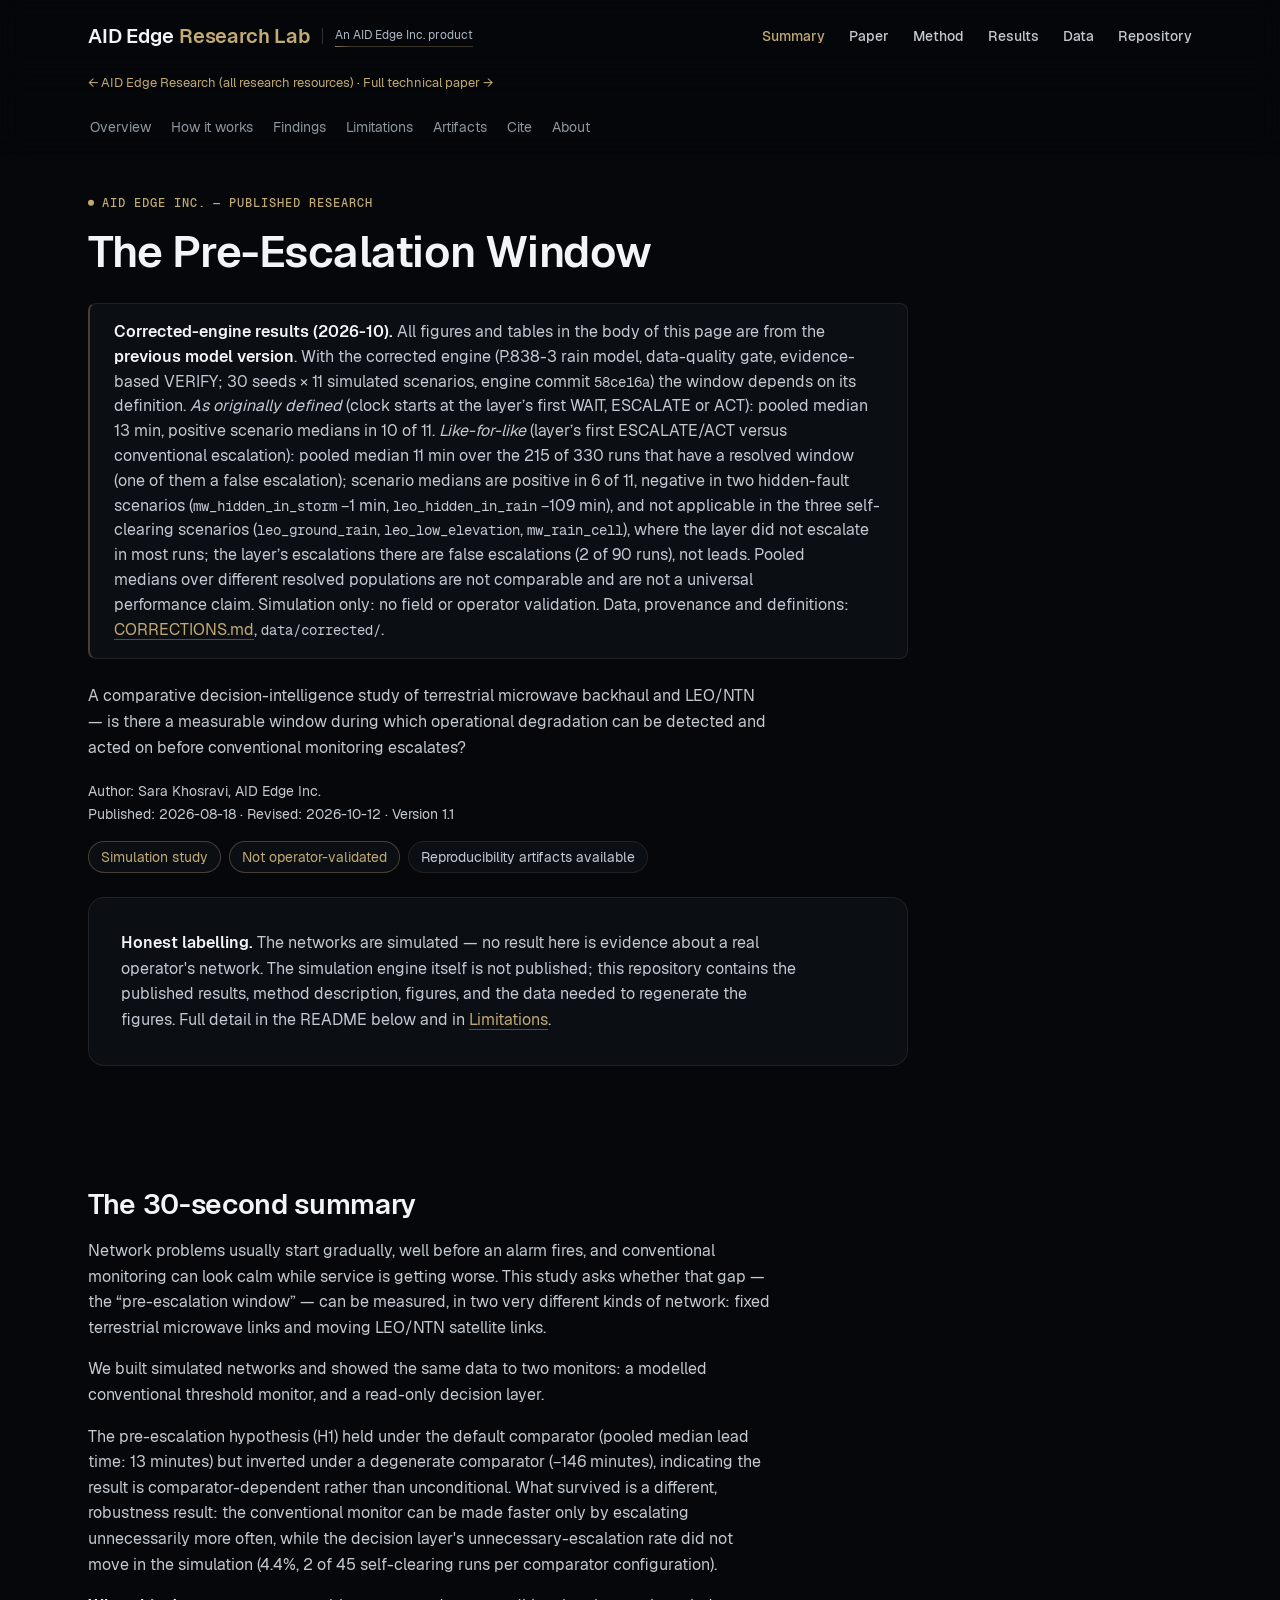
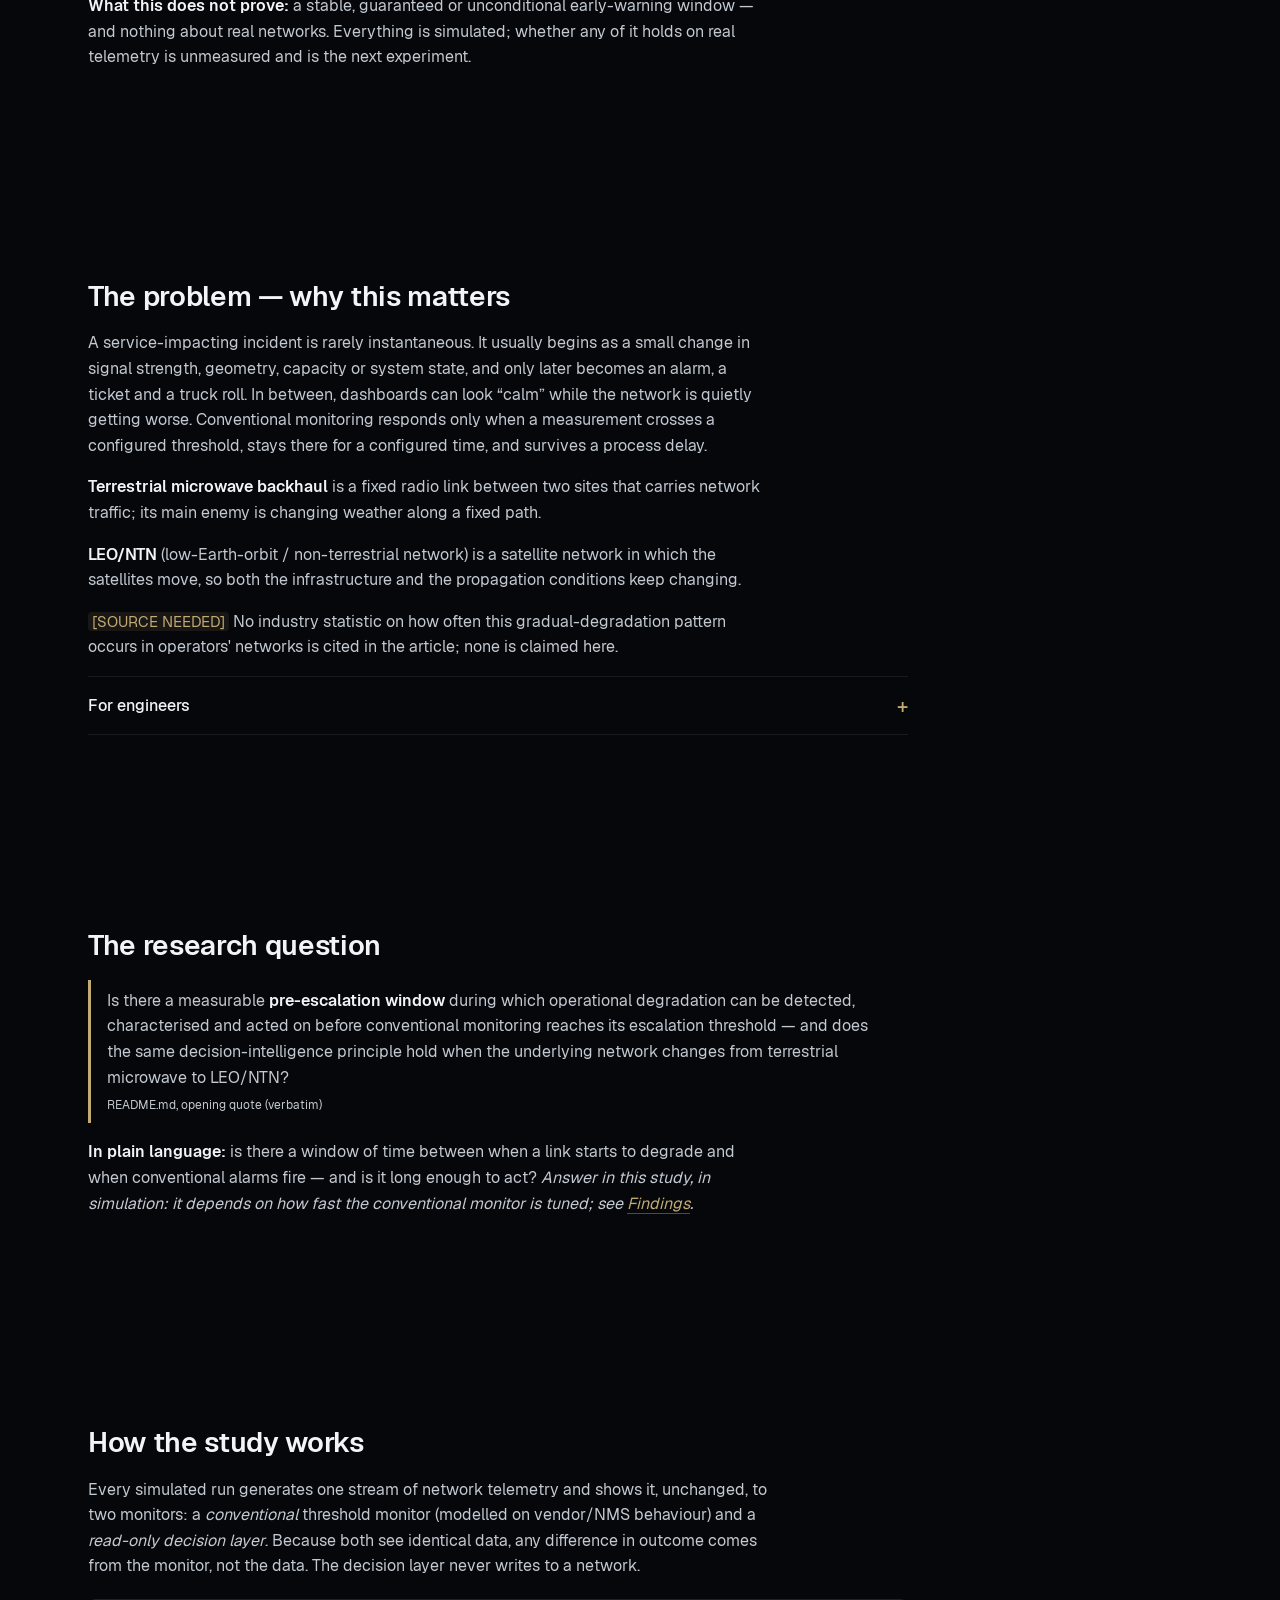
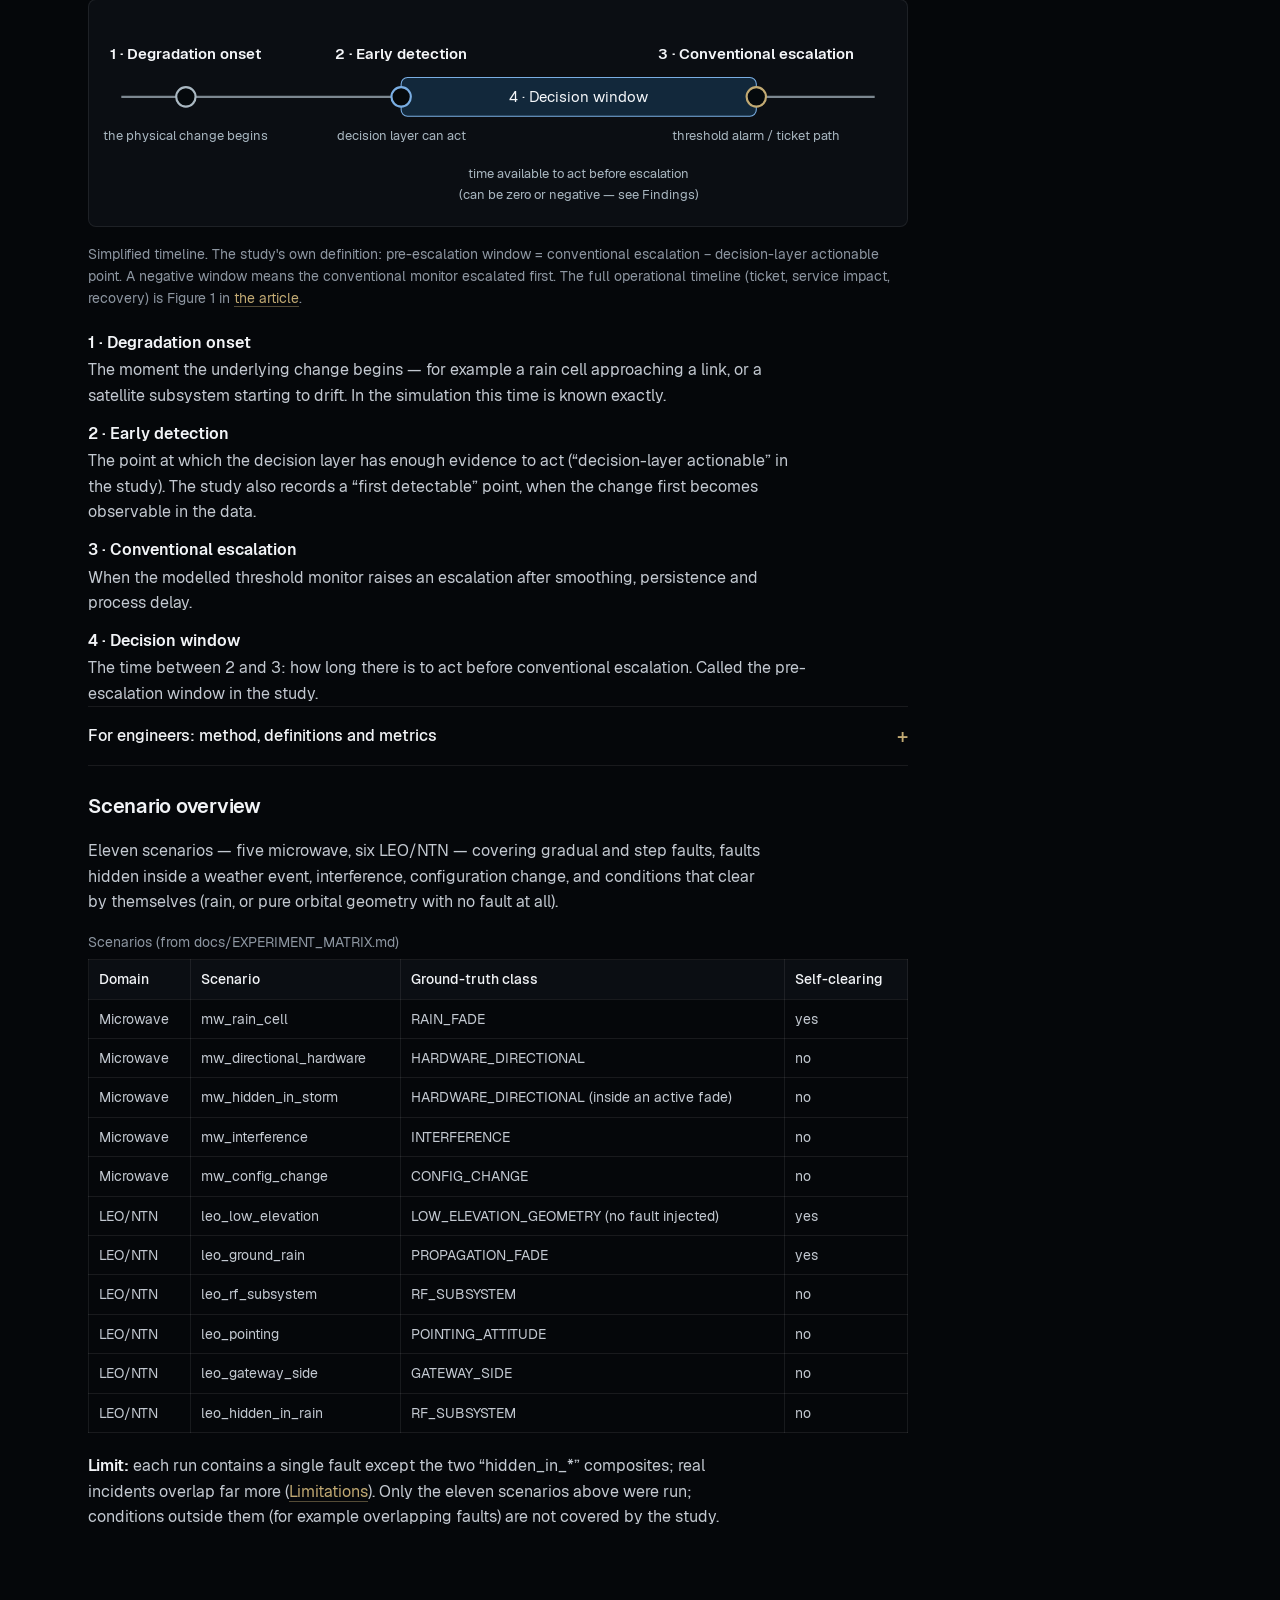
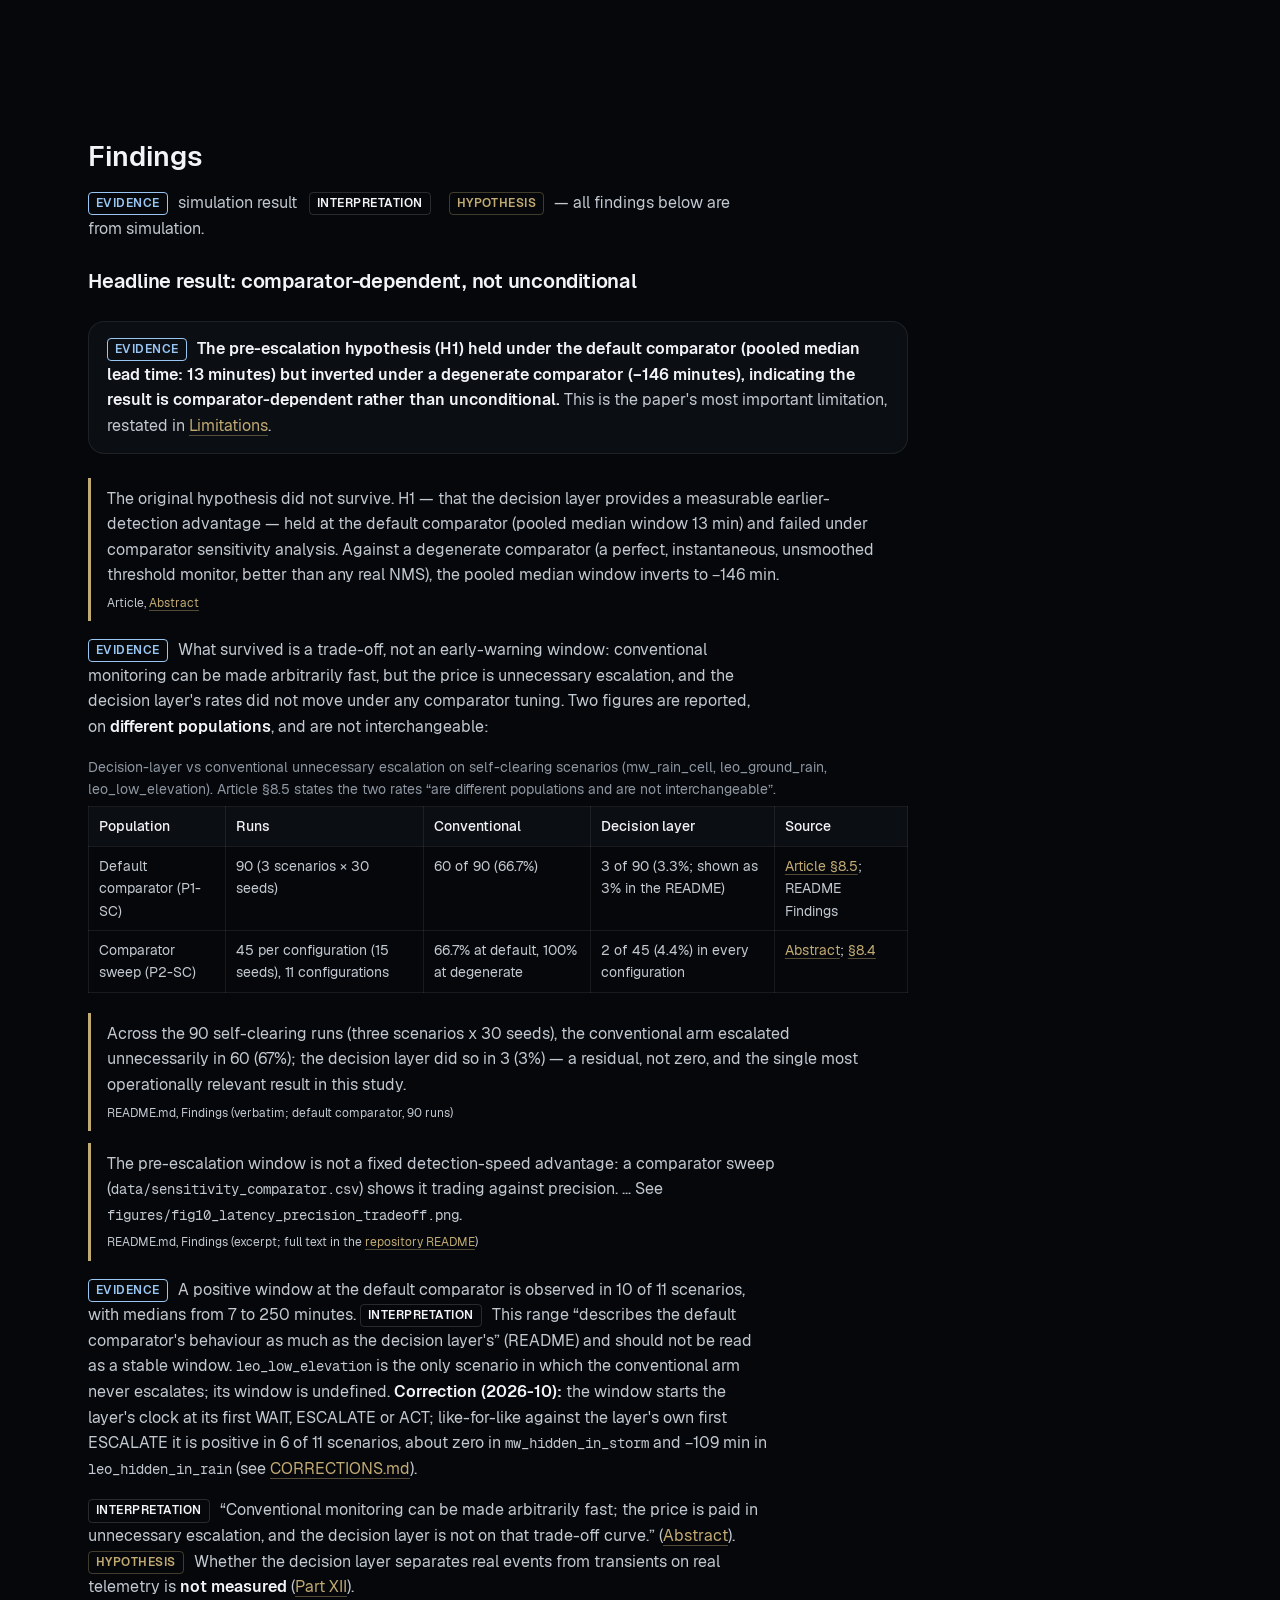
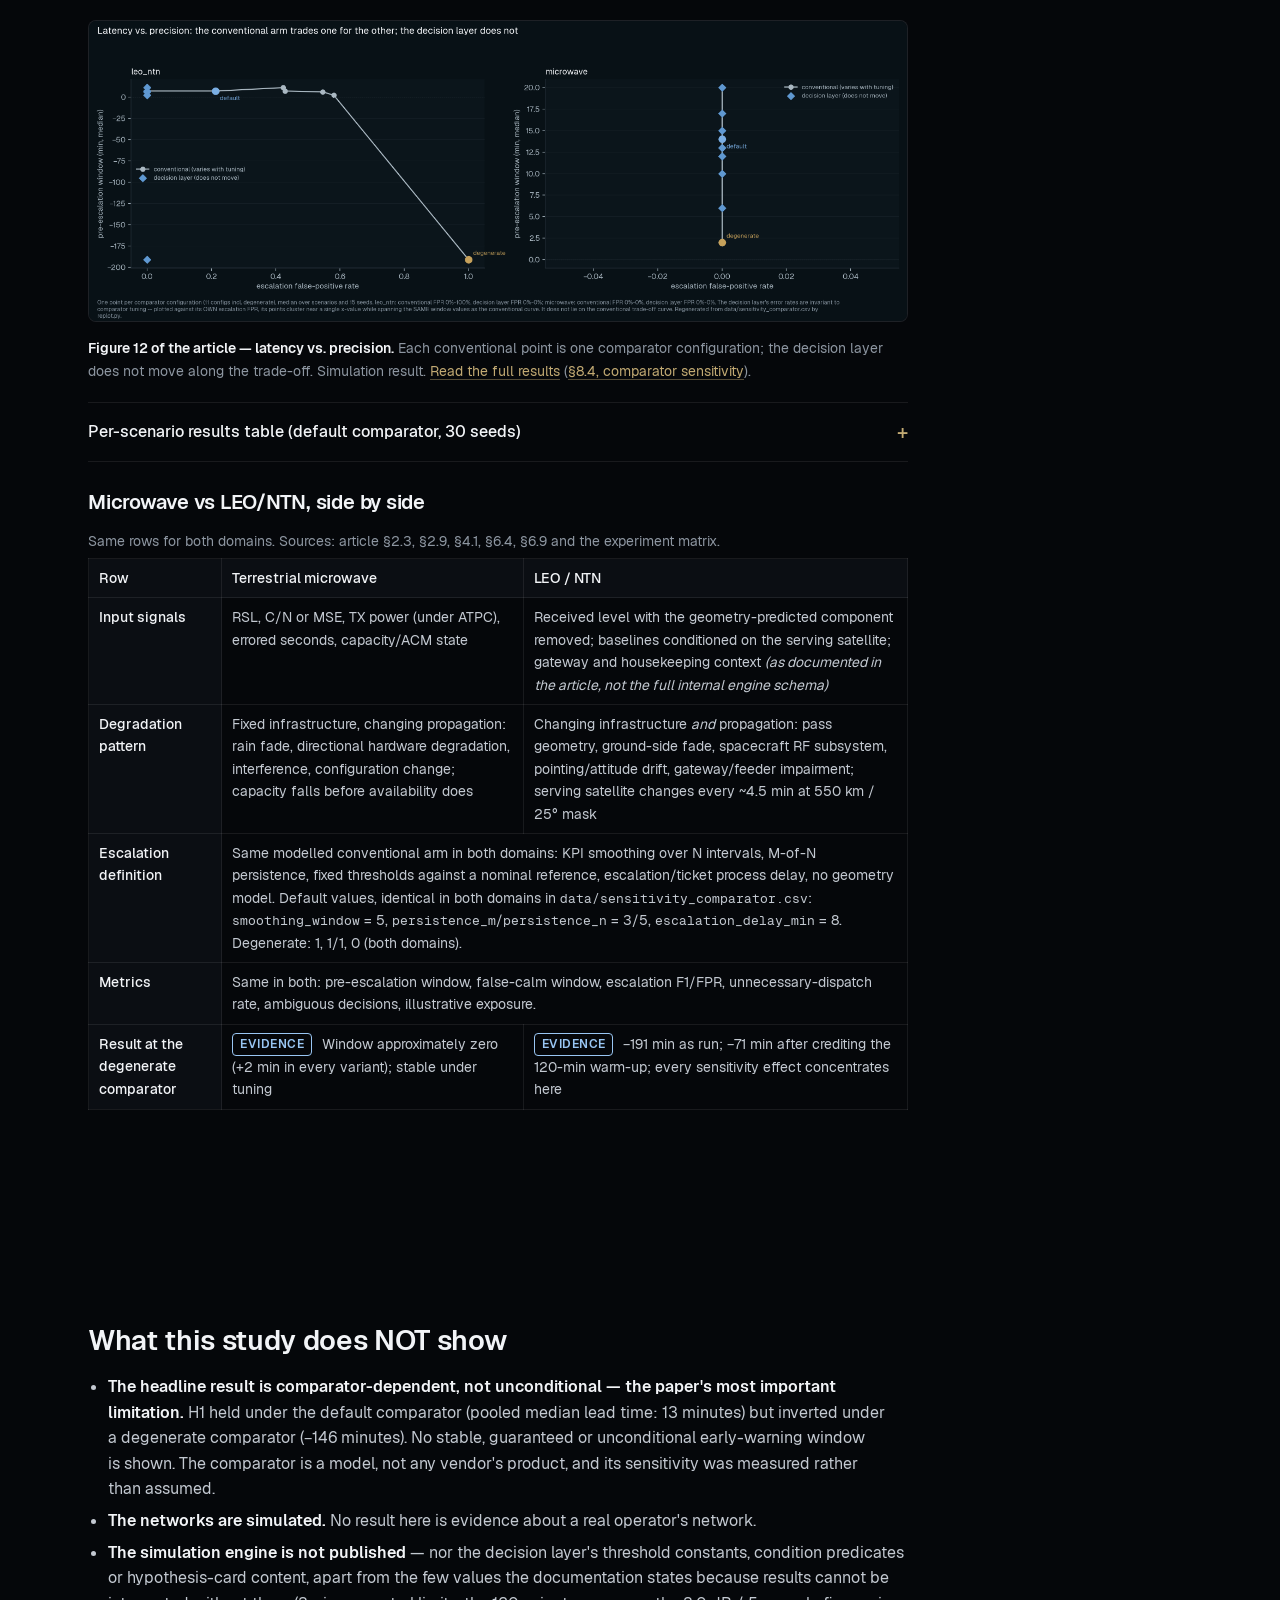
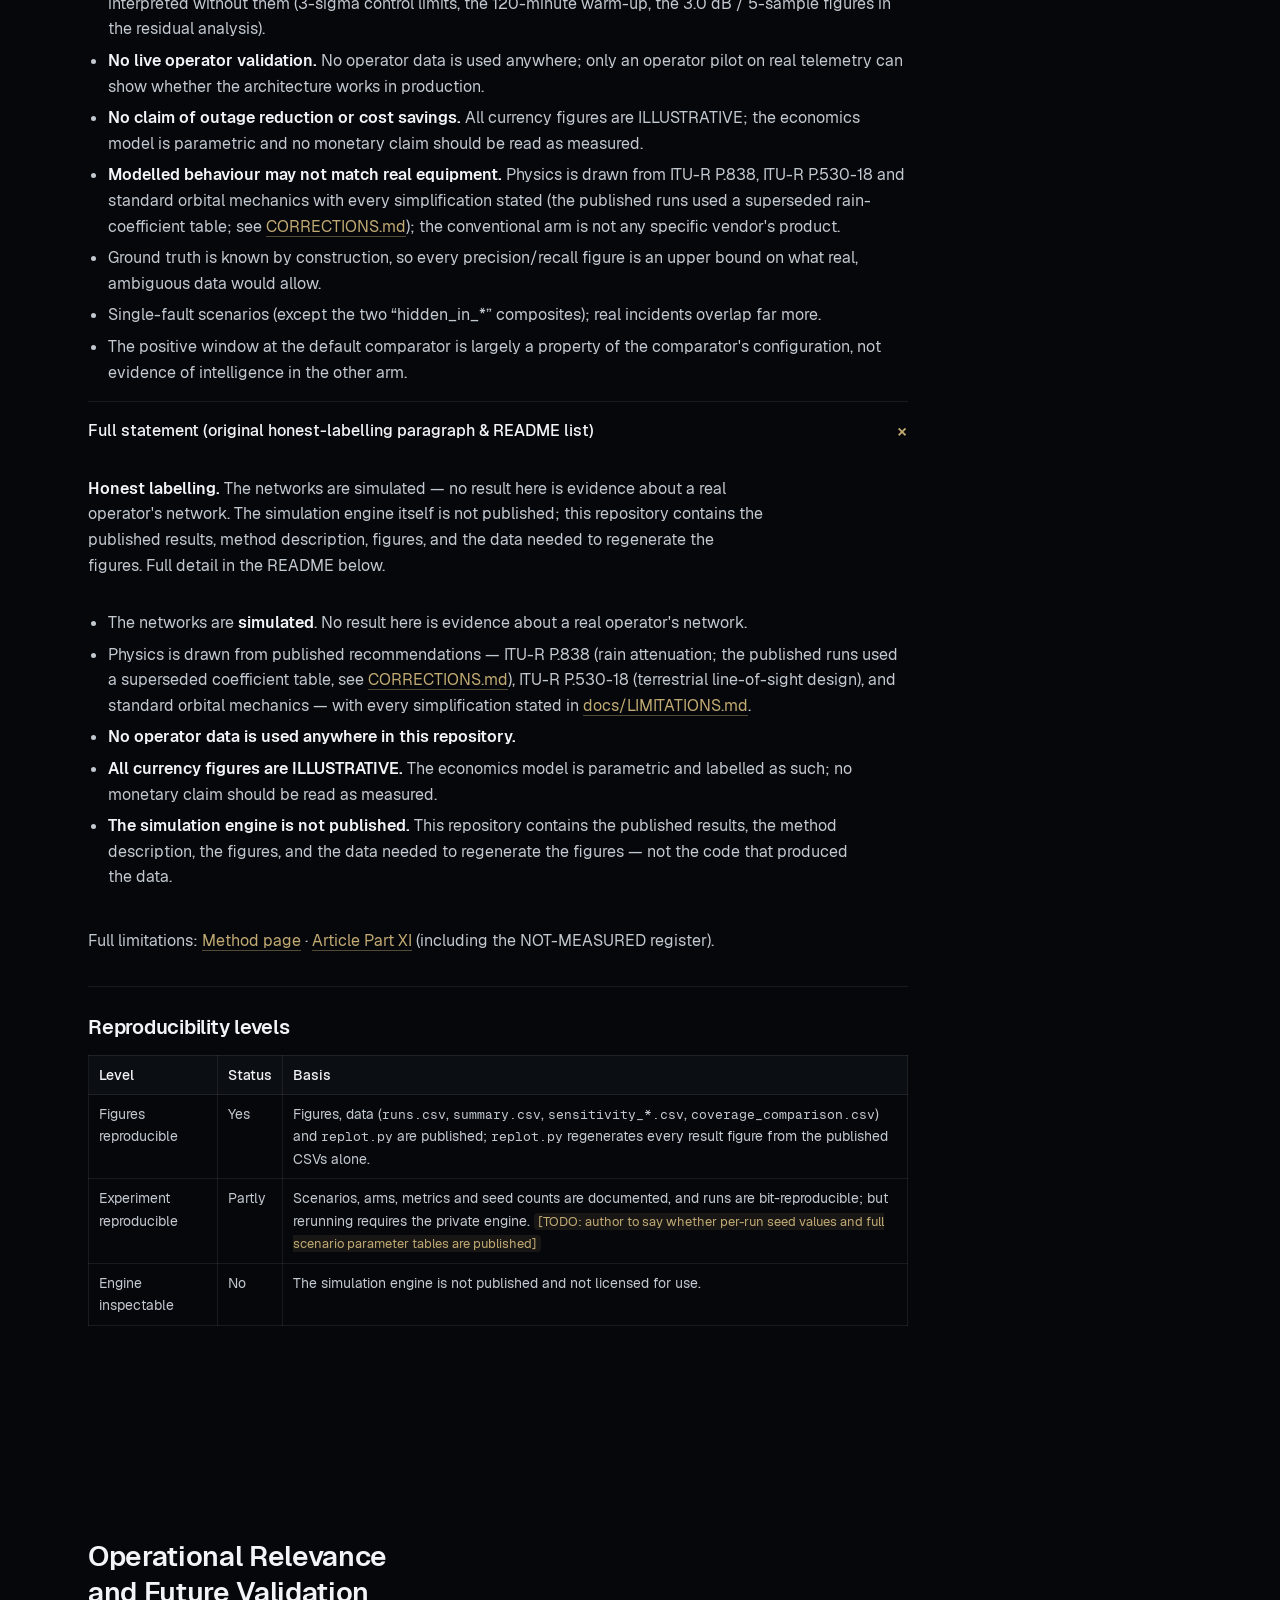
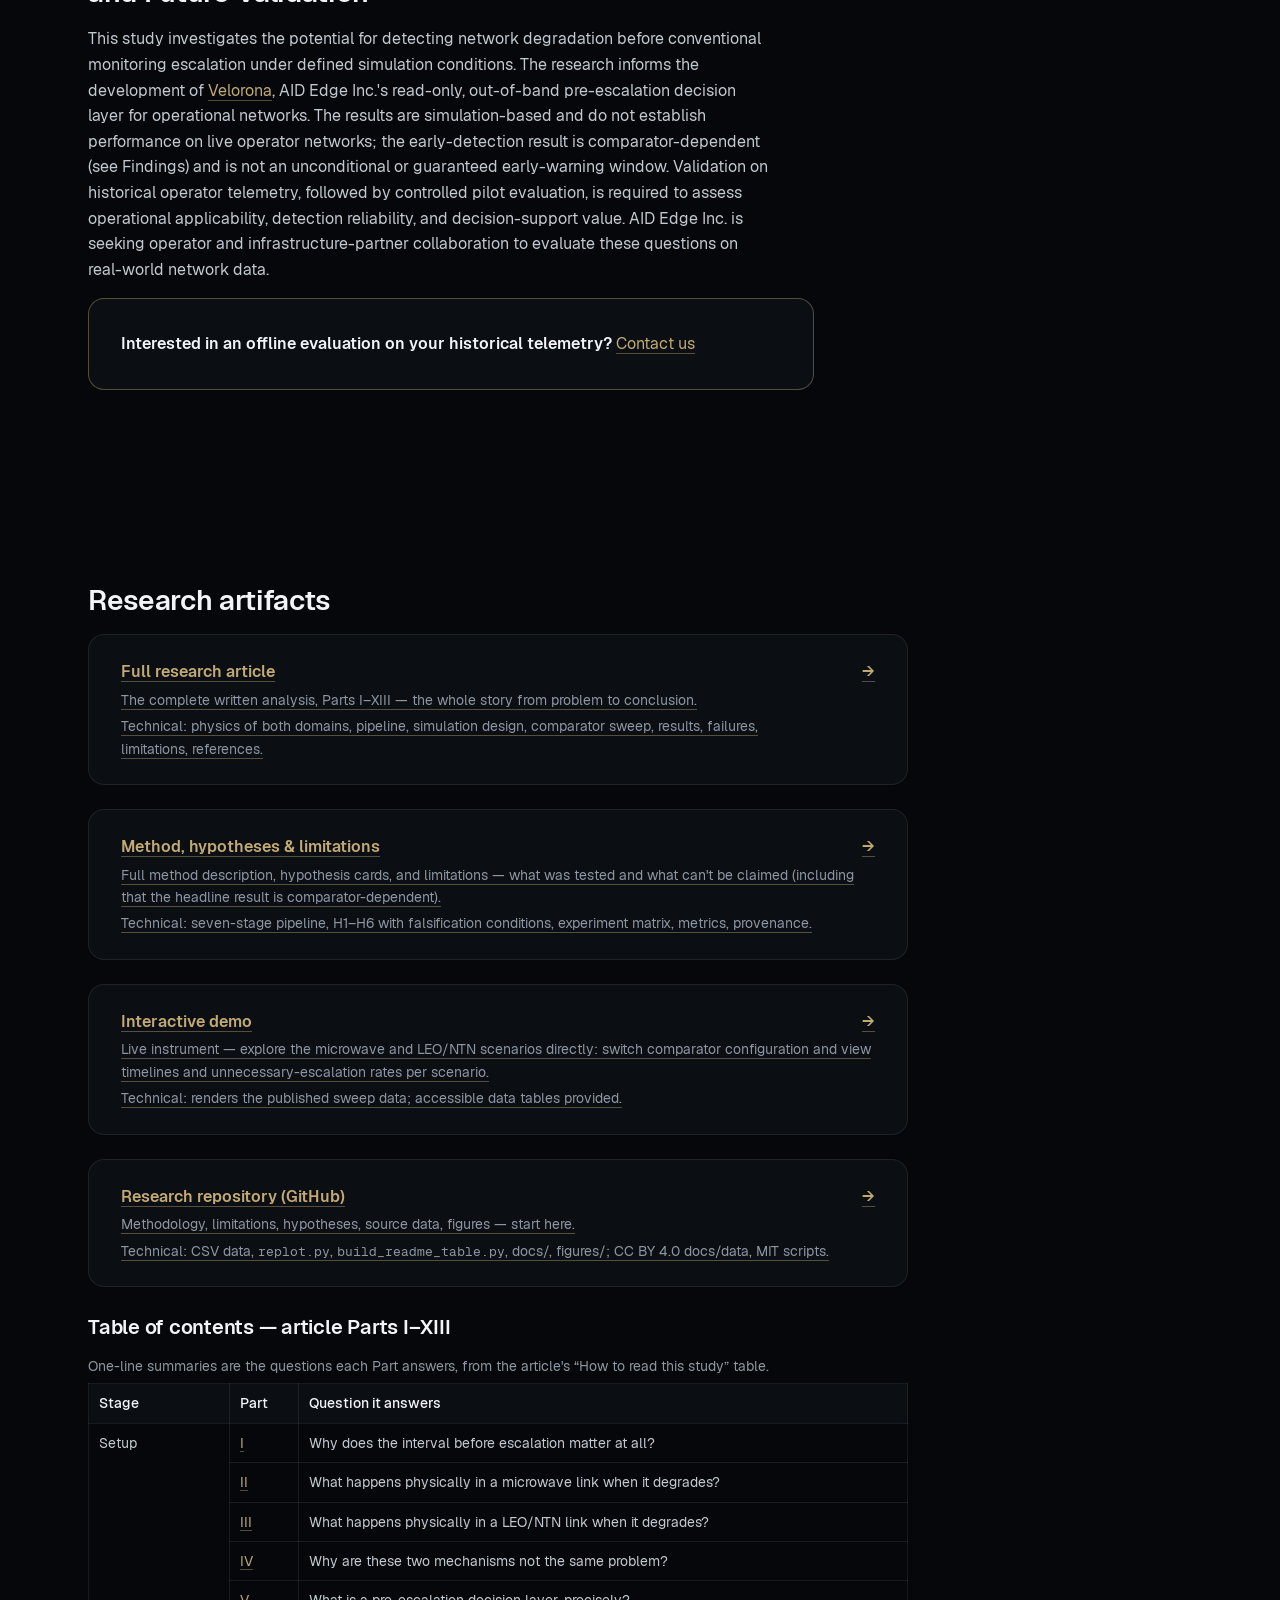
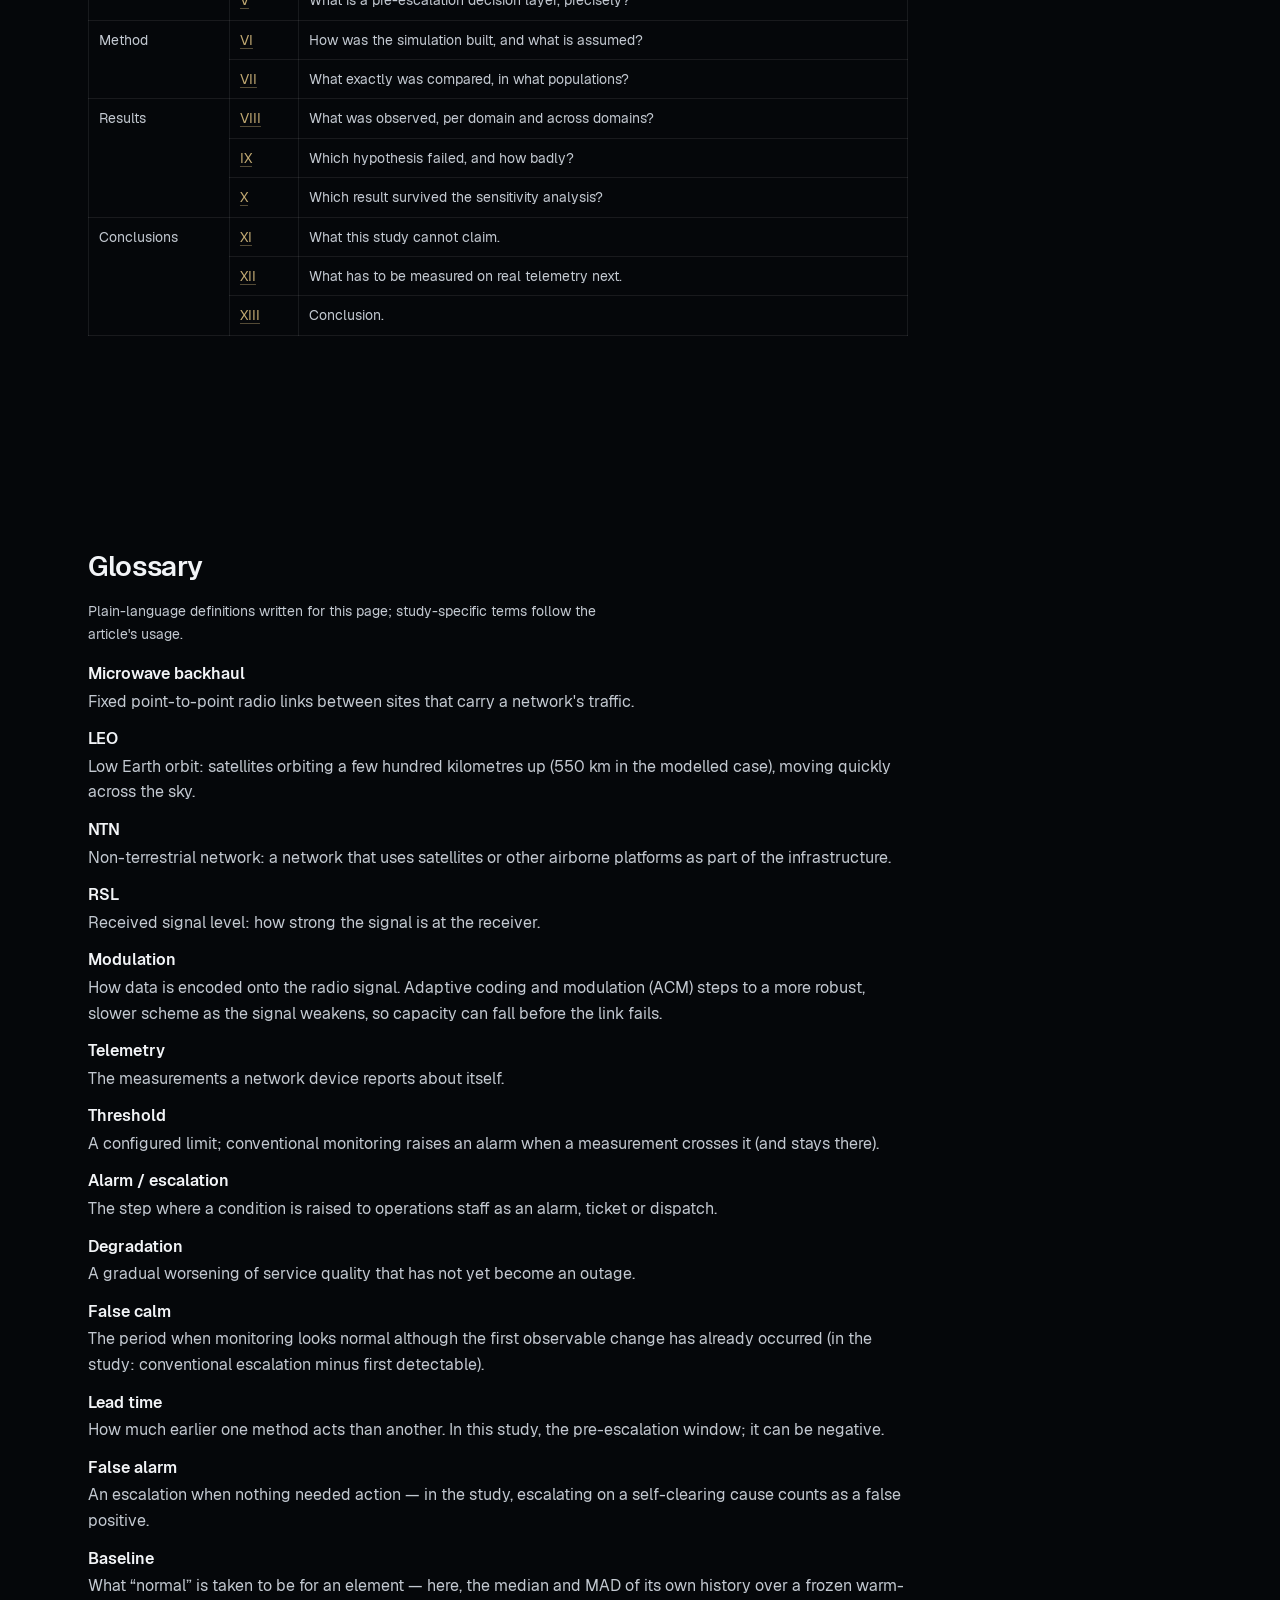
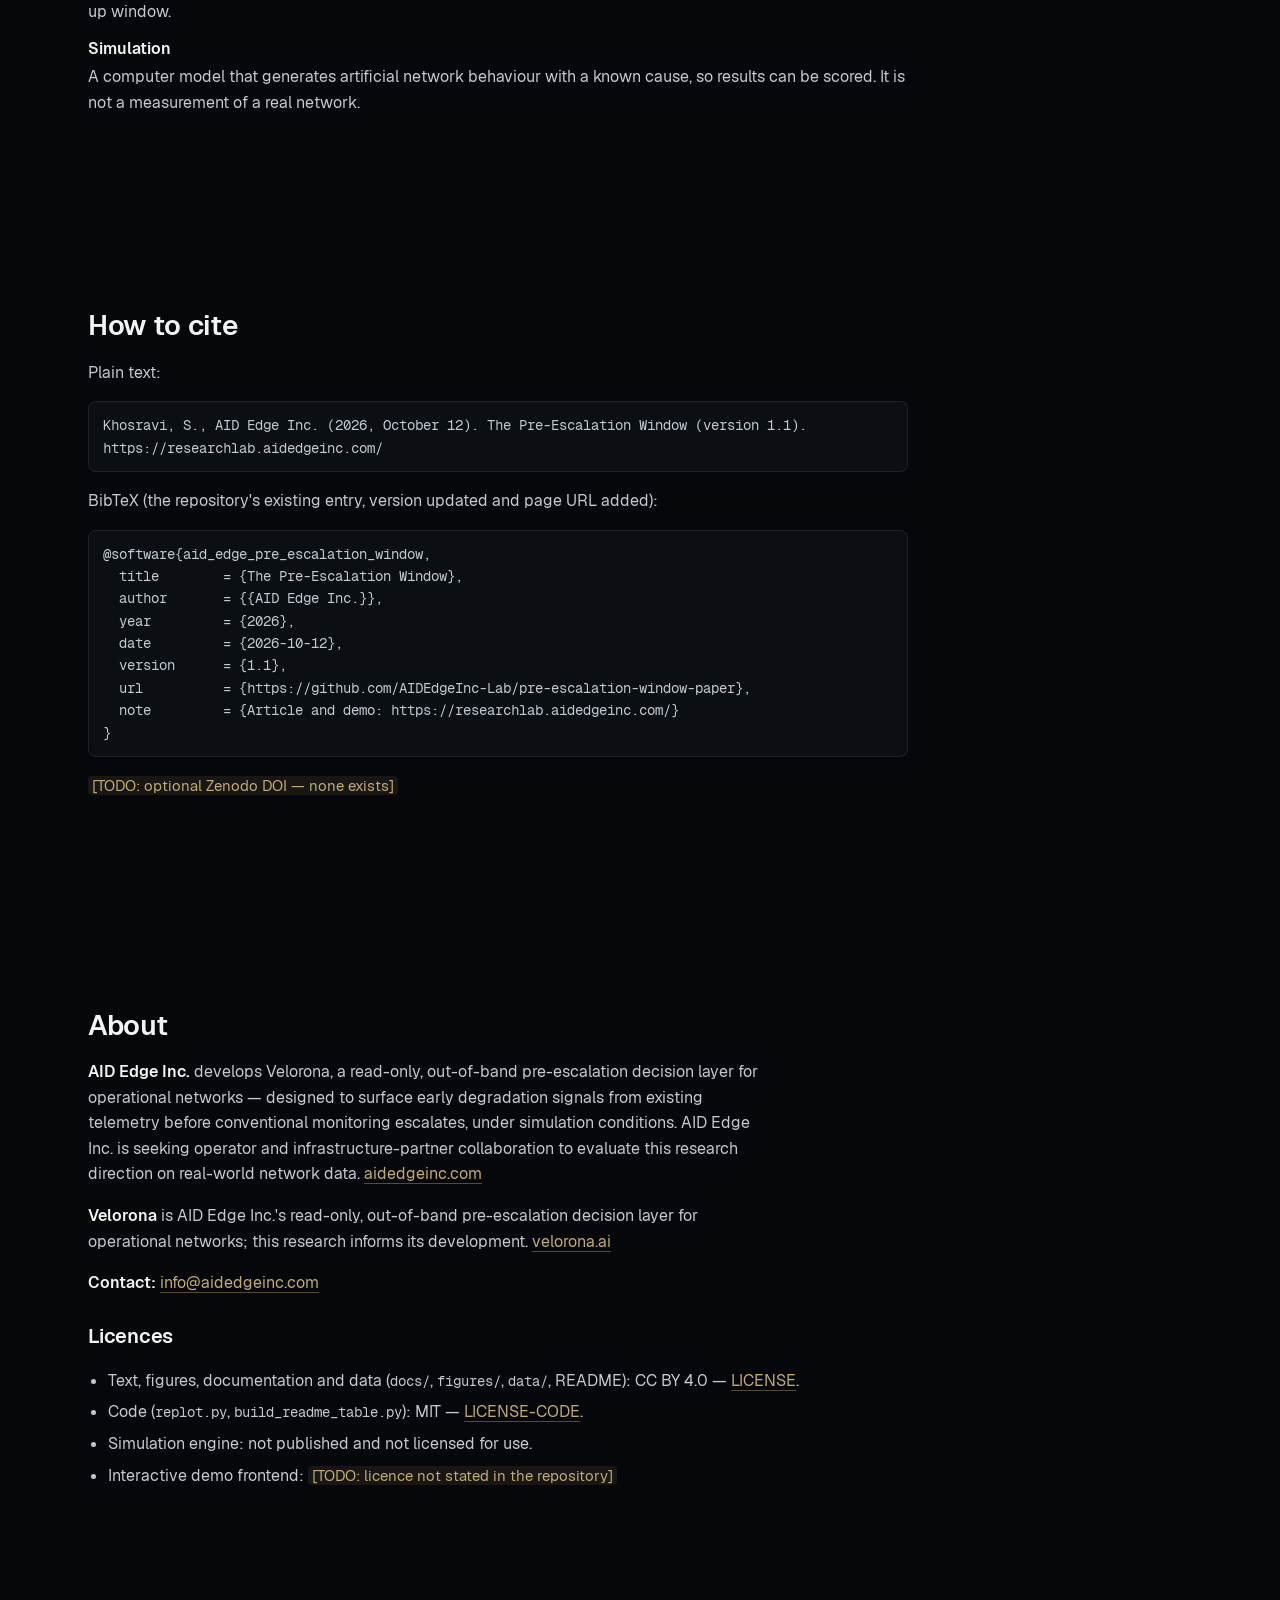
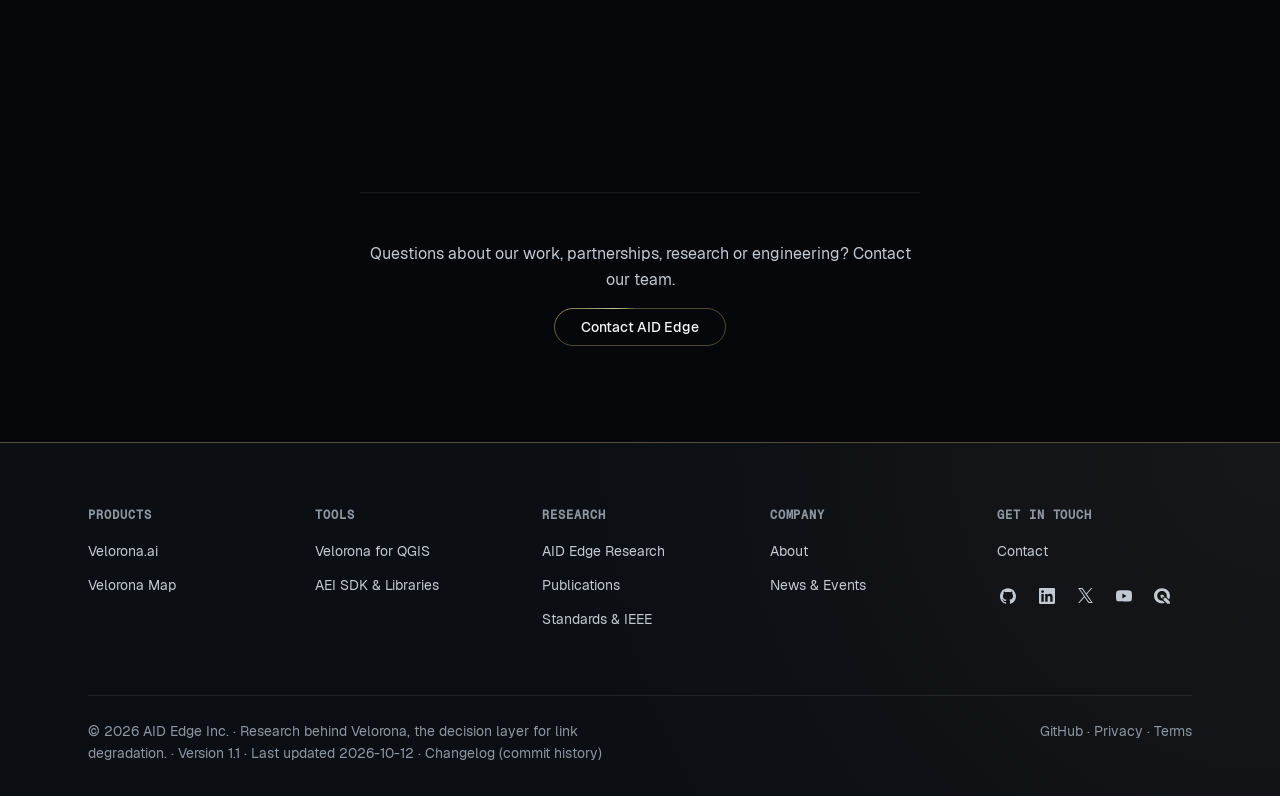
<file: summary/index.html>
<!doctype html>
<html lang="en" data-brand="aidedge">
<head>
<meta charset="utf-8">
<meta name="viewport" content="width=device-width, initial-scale=1">
<title>The Pre-Escalation Window: Microwave Backhaul vs LEO/NTN | AID Edge Research</title>
<link rel="icon" href="data:,">
<meta name="description" content="Published methodology, results, figures and data for The Pre-Escalation Window: a comparative decision-intelligence study of terrestrial microwave backhaul and LEO/NTN. Simulation study; not validated on operator networks.">
<link rel="canonical" href="https://researchlab.aidedgeinc.com/summary/">
<meta property="og:type" content="article">
<meta property="og:site_name" content="AID Edge Research">
<meta property="og:title" content="The Pre-Escalation Window: Microwave Backhaul vs LEO/NTN">
<meta property="og:description" content="A simulation study of terrestrial microwave backhaul and LEO/NTN: is there a window between early degradation and conventional escalation? Not validated on operator networks.">
<meta property="og:url" content="https://researchlab.aidedgeinc.com/summary/">
<meta property="og:image" content="https://researchlab.aidedgeinc.com/article/figures/fig12-latency-precision.png">
<meta property="og:image:alt" content="Scatter of pre-escalation window against escalation false-positive rate for each comparator configuration, for LEO/NTN and microwave.">
<meta name="twitter:card" content="summary_large_image">
<script type="application/ld+json">
{
  "@context": "https://schema.org",
  "@type": "WebPage",
  "@id": "https://researchlab.aidedgeinc.com/summary/#webpage",
  "name": "The Pre-Escalation Window: Microwave Backhaul vs LEO/NTN",
  "url": "https://researchlab.aidedgeinc.com/summary/",
  "inLanguage": "en",
  "about": {
    "@id": "https://researchlab.aidedgeinc.com/article/#article"
  },
  "isPartOf": {
    "@id": "https://researchlab.aidedgeinc.com/#research"
  },
  "publisher": {
    "@id": "https://aidedgeinc.com/#org"
  },
  "dateModified": "2026-10-02"
}
</script>
<link rel="stylesheet" href="../ui-tokens.css">
<link rel="preload" href="/fonts/Geist-Regular.woff2" as="font" type="font/woff2" crossorigin>
<link rel="preload" href="/fonts/Geist-SemiBold.woff2" as="font" type="font/woff2" crossorigin>
<link rel="stylesheet" href="../tokens.css">
<link rel="stylesheet" href="../brand.css">
<style>
  :root{
    --bg:var(--plane-0); --panel:var(--plane-1); --border:var(--border-default);
    --text:var(--text-0); --body:var(--text-1); --muted:var(--text-2);
    --cyan:var(--cyan-300); --cyan-deep:var(--cyan-500); --amber:var(--gold);
  }
  *{box-sizing:border-box}
  html{scroll-behavior:smooth; scroll-padding-top:96px}
  body{margin:0; background:var(--bg); color:var(--body);
    font:16px/1.65 var(--font-sans)}
  a{color:var(--cyan)}
  a:focus-visible,summary:focus-visible{outline:2px solid var(--cyan); outline-offset:2px}
  .wrap{max-width:820px; margin:0 auto; padding:0 20px}
  main.wrap{padding-bottom:96px}
  .topbar{border-bottom:1px solid var(--border); background:var(--bg); position:sticky; top:0; z-index:5}
  .brand{display:flex; flex-wrap:wrap; gap:8px 16px; justify-content:space-between; align-items:baseline; padding-top:12px; font-size:var(--ui-fs-small); color:var(--muted)}
  .brand strong{color:var(--text)}
  nav.main{display:flex; gap:4px 16px; overflow-x:auto; padding:8px 0 10px; font-size:var(--ui-fs-small); white-space:nowrap}
  nav.main a{color:var(--muted); text-decoration:none; padding:6px 2px}
  nav.main a:hover{color:var(--cyan)}
  .eyebrow{color:var(--cyan); font-size:var(--ui-fs-label); letter-spacing:.08em; text-transform:uppercase; margin:40px 0 12px}
  h1{color:var(--text); font-size:var(--ui-fs-h1); line-height:1.25; margin:0 0 12px; font-weight:600}
  h2{color:var(--text); font-size:var(--ui-fs-h2); line-height:1.3; margin:0 0 16px; font-weight:600}
  h3{color:var(--text); font-size:var(--ui-fs-h3); margin:24px 0 8px}
  section{margin:0; padding:48px 0 0}
  .lede{color:var(--body); font-size:var(--ui-fs-body); margin:0 0 20px; max-width:62ch}
  .meta{color:var(--body); font-size:var(--ui-fs-small); margin:0 0 16px}
  .meta span{white-space:normal}
  .badges{display:flex; flex-wrap:wrap; gap:8px; list-style:none; padding:0; margin:0 0 24px}
  .badges li{border:1px solid var(--border); border-radius:999px; padding:4px 12px; font-size:var(--ui-fs-small); background:var(--panel)}
  .badges li.warn{border-color:var(--gold-line); color:var(--gold-light)}
  .callout{border:1px solid var(--gold-line); background:var(--panel); border-radius:12px; padding:18px 22px; margin:0 0 8px}
  .callout p{margin:0; color:var(--body); font-size:var(--ui-fs-body)}
  .callout strong{color:var(--text)}
  .plain{max-width:66ch}
  .todo{background:var(--gold-soft); color:var(--gold-light); padding:0 4px; border-radius:4px; font-size:.92em}
  .tag{display:inline-block; font-size:var(--ui-fs-label); font-weight:600; letter-spacing:.04em; text-transform:uppercase; border-radius:4px; padding:1px 7px; margin-right:6px; vertical-align:1px; border:1px solid}
  .t-ev{color:var(--cyan); border-color:var(--cyan)}
  .t-in{color:var(--text-0); border-color:var(--border-strong)}
  .t-hy{color:var(--gold-light); border-color:var(--gold-line)}
  details{border:1px solid var(--border); background:var(--panel); border-radius:10px; margin:16px 0; padding:0 18px}
  details>summary{color:var(--text); cursor:pointer; padding:12px 0; font-weight:600; font-size:var(--ui-fs-body); min-height:44px}
  details[open]>summary{border-bottom:1px solid var(--border); margin-bottom:12px}
  details>*:last-child{margin-bottom:16px}
  .cards{list-style:none; padding:0; margin:0 0 24px; display:grid; gap:12px}
  .cards a{display:block; border:1px solid var(--border); background:var(--panel); border-radius:10px; padding:16px 20px; color:var(--text); text-decoration:none; min-height:44px}
  .cards a:hover{border-color:var(--cyan-deep)}
  .cards .head{display:flex; justify-content:space-between; gap:16px; font-weight:600; font-size:var(--ui-fs-body)}
  .cards .head .arrow{color:var(--cyan)}
  .cards small{display:block; color:var(--muted); font-size:var(--ui-fs-small); margin-top:4px}
  .tablewrap{overflow-x:auto; margin:12px 0 20px}
  table{border-collapse:collapse; width:100%; font-size:var(--ui-fs-small); min-width:560px}
  th,td{border:1px solid var(--border); padding:8px 10px; text-align:left; vertical-align:top}
  th{background:var(--panel); color:var(--text)}
  td{color:var(--body)}
  caption{text-align:left; color:var(--muted); font-size:var(--ui-fs-small); padding-bottom:6px}
  blockquote{margin:12px 0; padding:8px 16px; border-left:3px solid var(--cyan-deep); color:var(--body); font-size:var(--ui-fs-body)}
  blockquote cite{display:block; font-size:var(--ui-fs-label); margin-top:6px; font-style:normal}
  figure{margin:20px 0}
  figure img,figure svg{max-width:100%; height:auto; border:1px solid var(--border); border-radius:8px; background:var(--panel)}
  figcaption{color:var(--muted); font-size:var(--ui-fs-small); margin-top:8px}
  dl{margin:0} dt{font-weight:600; margin-top:12px; color:var(--text)} dd{margin:2px 0 0; color:var(--body)}
  pre{white-space:pre-wrap; overflow-wrap:anywhere; background:var(--panel); border:1px solid var(--border); border-radius:8px; padding:12px 14px; overflow-x:auto; font-size:var(--ui-fs-small); margin:8px 0}
  code{overflow-wrap:anywhere}
  ul.bul{padding-left:20px} ul.bul li{margin:6px 0}
  .cta{border:1px solid var(--cyan-deep); border-radius:12px; padding:18px 22px; background:var(--panel)}
  footer{border-top:1px solid var(--border); margin-top:56px; padding-top:24px; color:var(--muted); font-size:var(--ui-fs-small)}
  @media (max-width:640px){
    figure.tl svg{display:none}
    dl.tl-list{border-left:2px solid var(--border); padding-left:20px; margin-left:8px}
    dl.tl-list dt{position:relative; font-size:var(--ui-fs-body); margin-top:20px}
    dl.tl-list dt:first-of-type{margin-top:8px}
    dl.tl-list dt::before{content:""; position:absolute; left:-30px; top:.4em; width:12px; height:12px; border-radius:50%; background:var(--bg); border:2px solid var(--cyan)}
    dl.tl-list dt:nth-of-type(1)::before{border-color:var(--text-1)}
    dl.tl-list dt:nth-of-type(3)::before{border-color:var(--gold)}
    dl.tl-list dt:nth-of-type(4)::before{background:var(--blue-deep)}
    dl.tl-list dd{font-size:var(--ui-fs-body)}
  }
  @media (prefers-reduced-motion:reduce){html{scroll-behavior:auto}}
</style>
<link rel="stylesheet" href="../ui-foundation.css">
</head>
<body>
<header class="site-header">
  <div class="ui-wrap nav-shell">
    <div class="brand-group"><a class="brand-text" href="/">AID Edge <span class="brand-accent">Research Lab</span></a><a class="parent-cue" href="https://aidedgeinc.com/"><span class="parent-cue-text">An AID Edge Inc. product</span></a></div>
    <div class="nav-right">
      <button type="button" class="nav-toggle" id="navToggle" aria-expanded="false" aria-controls="primaryNav" aria-label="Toggle menu"><span class="nav-toggle-bar"></span><span class="nav-toggle-bar"></span></button>
      <nav aria-label="Primary" id="primaryNav" class="nav-list">
        <ul><li><a href="/summary/" aria-current="page">Summary</a></li><li><a href="/article/">Paper</a></li><li><a href="/method/">Method</a></li><li><a href="/article/#corrected-results">Results</a></li><li><a href="https://github.com/AIDEdgeInc-Lab/pre-escalation-window-paper/tree/main/data">Data</a></li><li><a href="https://github.com/AIDEdgeInc-Lab/pre-escalation-window-paper">Repository</a></li></ul>
      </nav>
    </div>
  </div>
</header>
<header class="topbar">
  <div class="wrap">
    <p style="margin:0 0 8px;font-size:13px"><a href="../">&larr; AID Edge Research (all research resources)</a> &middot; <a href="../article/">Full technical paper &rarr;</a></p>
    <nav class="main" aria-label="Page sections">
      <a href="#overview">Overview</a>
      <a href="#how-it-works">How it works</a>
      <a href="#findings">Findings</a>
      <a href="#limitations">Limitations</a>
      <a href="#artifacts">Artifacts</a>
      <a href="#cite">Cite</a>
      <a href="#about">About</a>
    </nav>
  </div>
</header>

<main class="wrap">

<!-- 1. TITLE BLOCK -->
<p class="eyebrow">AID Edge Inc. &mdash; Published Research</p>
<h1>The Pre-Escalation Window</h1>
<p class="doc-banner" role="note"><strong>Corrected-engine results (2026-10).</strong> All figures and tables in the body of this page are from the <strong>previous model version</strong>. With the corrected engine (P.838-3 rain model, data-quality gate, evidence-based VERIFY; 30 seeds &times; 11 simulated scenarios, engine commit <code>58ce16a</code>) the window depends on its definition. <em>As originally defined</em> (clock starts at the layer&rsquo;s first WAIT, ESCALATE or ACT): pooled median 13 min, positive scenario medians in 10 of 11. <em>Like-for-like</em> (layer&rsquo;s first ESCALATE/ACT versus conventional escalation): pooled median 11 min over the 215 of 330 runs that have a resolved window (one of them a false escalation); scenario medians are positive in 6 of 11, negative in two hidden-fault scenarios (<code>mw_hidden_in_storm</code> &minus;1 min, <code>leo_hidden_in_rain</code> &minus;109 min), and not applicable in the three self-clearing scenarios (<code>leo_ground_rain</code>, <code>leo_low_elevation</code>, <code>mw_rain_cell</code>), where the layer did not escalate in most runs; the layer&rsquo;s escalations there are false escalations (2 of 90 runs), not leads. Pooled medians over different resolved populations are not comparable and are not a universal performance claim. Simulation only: no field or operator validation. Data, provenance and definitions: <a href="https://github.com/AIDEdgeInc-Lab/pre-escalation-window-paper/blob/main/CORRECTIONS.md">CORRECTIONS.md</a>, <code>data/corrected/</code>.</p>
<p class="lede">A comparative decision-intelligence study of terrestrial microwave backhaul and LEO/NTN &mdash; is there a measurable window during which operational degradation can be detected and acted on before conventional monitoring escalates?</p>
<p class="meta">
  Author: Sara Khosravi, AID Edge Inc.<br>
  Published: 2026-08-18 &middot;
  Revised: 2026-10-12 &middot;
  Version 1.1
</p>
<ul class="badges" aria-label="Study status">
  <li class="warn">Simulation study</li>
  <li class="warn">Not operator-validated</li>
  <li>Reproducibility artifacts available</li>
</ul>

<div class="callout" role="note">
  <p><strong>Honest labelling.</strong> The networks are simulated &mdash; no result here is evidence about a real operator's network. The simulation engine itself is not published; this repository contains the published results, method description, figures, and the data needed to regenerate the figures. Full detail in the README below and in <a href="#limitations">Limitations</a>.</p>
</div>

<!-- 2. 30-SECOND SUMMARY -->
<section id="overview" aria-labelledby="h-overview">
  <h2 id="h-overview">The 30-second summary</h2>
  <div class="plain">
  <p>Network problems usually start gradually, well before an alarm fires, and conventional monitoring can look calm while service is getting worse. This study asks whether that gap &mdash; the &ldquo;pre-escalation window&rdquo; &mdash; can be measured, in two very different kinds of network: fixed terrestrial microwave links and moving LEO/NTN satellite links.</p>
  <p>We built simulated networks and showed the same data to two monitors: a modelled conventional threshold monitor, and a read-only decision layer.</p>
  <p>The pre-escalation hypothesis (H1) held under the default comparator (pooled median lead time: 13 minutes) but inverted under a degenerate comparator (&minus;146 minutes), indicating the result is comparator-dependent rather than unconditional. What survived is a different, robustness result: the conventional monitor can be made faster only by escalating unnecessarily more often, while the decision layer's unnecessary-escalation rate did not move in the simulation (4.4%, 2 of 45 self-clearing runs per comparator configuration).</p>
  <p><strong>What this does not prove:</strong> a stable, guaranteed or unconditional early-warning window &mdash; and nothing about real networks. Everything is simulated; whether any of it holds on real telemetry is unmeasured and is the next experiment.</p>
  </div>
</section>

<!-- 3. THE PROBLEM -->
<section id="problem" aria-labelledby="h-problem">
  <h2 id="h-problem">The problem &mdash; why this matters</h2>
  <div class="plain">
  <p>A service-impacting incident is rarely instantaneous. It usually begins as a small change in signal strength, geometry, capacity or system state, and only later becomes an alarm, a ticket and a truck roll. In between, dashboards can look &ldquo;calm&rdquo; while the network is quietly getting worse. Conventional monitoring responds only when a measurement crosses a configured threshold, stays there for a configured time, and survives a process delay.</p>
  <p><strong>Terrestrial microwave backhaul</strong> is a fixed radio link between two sites that carries network traffic; its main enemy is changing weather along a fixed path.</p>
  <p><strong>LEO/NTN</strong> (low-Earth-orbit / non-terrestrial network) is a satellite network in which the satellites move, so both the infrastructure and the propagation conditions keep changing.</p>
  <p><span class="todo">[SOURCE NEEDED]</span> No industry statistic on how often this gradual-degradation pattern occurs in operators' networks is cited in the article; none is claimed here.</p>
  </div>
  <details>
    <summary>For engineers</summary>
    <p>The interval between the first observable change and conventional escalation is what the study calls the pre-escalation window. Conventional escalation is modelled as KPI smoothing over N reporting intervals, an M-of-N persistence rule, fixed thresholds against a nominal reference, and escalation/ticket process delays, with no geometry model. Microwave: fixed infrastructure, changing propagation (rain attenuation, path loss, fade margin, ACM, capacity degradation). LEO/NTN: orbital geometry, elevation, slant range, serving-satellite state, handover and capacity. See <a href="../article/#part-i-the-operational-problem">Part I</a>, <a href="../article/#part-ii-terrestrial-microwave-backhaul-how-degradation-propagates-through-the-link">Part II</a>, <a href="../article/#part-iii-leo-ntn-how-degradation-propagates-through-a-moving-network">Part III</a>.</p>
  </details>
</section>

<!-- 4. RESEARCH QUESTION -->
<section id="question" aria-labelledby="h-question">
  <h2 id="h-question">The research question</h2>
  <blockquote>Is there a measurable <strong>pre-escalation window</strong> during which operational degradation can be detected, characterised and acted on before conventional monitoring reaches its escalation threshold &mdash; and does the same decision-intelligence principle hold when the underlying network changes from terrestrial microwave to LEO/NTN?<cite>README.md, opening quote (verbatim)</cite></blockquote>
  <p class="plain"><strong>In plain language:</strong> is there a window of time between when a link starts to degrade and when conventional alarms fire &mdash; and is it long enough to act? <em>Answer in this study, in simulation: it depends on how fast the conventional monitor is tuned; see <a href="#findings">Findings</a>.</em></p>
</section>

<!-- 5. HOW IT WORKS -->
<section id="how-it-works" aria-labelledby="h-how">
  <h2 id="h-how">How the study works</h2>
  <p class="plain">Every simulated run generates one stream of network telemetry and shows it, unchanged, to two monitors: a <em>conventional</em> threshold monitor (modelled on vendor/NMS behaviour) and a <em>read-only decision layer</em>. Because both see identical data, any difference in outcome comes from the monitor, not the data. The decision layer never writes to a network.</p>

  <figure class="tl">
    <svg viewBox="0 0 760 210" role="img" aria-labelledby="tl-t tl-d" xmlns="http://www.w3.org/2000/svg">
      <title id="tl-t">Timeline of four moments</title>
      <desc id="tl-d">Left to right: 1 degradation onset, 2 early detection, 3 conventional escalation. The span between early detection and conventional escalation is 4, the decision window, the time available to act before escalation.</desc>
      <line x1="30" y1="90" x2="730" y2="90" stroke="#7C8790" stroke-width="2"/>
      <rect x="290" y="72" width="330" height="36" rx="6" fill="#12283b" stroke="#7AAEE3"/>
      <text x="455" y="95" text-anchor="middle" fill="#F5F7FA" font-size="14">4 &#183; Decision window</text>
      <g fill="#05090C" stroke-width="2">
        <circle cx="90" cy="90" r="9" stroke="#AAB8C2"/>
        <circle cx="290" cy="90" r="9" stroke="#7AAEE3"/>
        <circle cx="620" cy="90" r="9" stroke="#C2AA73"/>
      </g>
      <g fill="#F5F7FA" font-size="14" text-anchor="middle" font-weight="600">
        <text x="90" y="55">1 &#183; Degradation onset</text>
        <text x="290" y="55">2 &#183; Early detection</text>
        <text x="620" y="55">3 &#183; Conventional escalation</text>
      </g>
      <g fill="#AAB8C2" font-size="12" text-anchor="middle">
        <text x="90" y="130">the physical change begins</text>
        <text x="290" y="130">decision layer can act</text>
        <text x="620" y="130">threshold alarm / ticket path</text>
        <text x="455" y="165">time available to act before escalation</text>
        <text x="455" y="185">(can be zero or negative &#8212; see Findings)</text>
      </g>
    </svg>
    <figcaption>Simplified timeline. The study's own definition: pre-escalation window = conventional escalation &minus; decision-layer actionable point. A negative window means the conventional monitor escalated first. The full operational timeline (ticket, service impact, recovery) is Figure 1 in <a href="../article/#part-i-the-operational-problem">the article</a>.</figcaption>
  </figure>

  <dl class="plain tl-list">
    <dt>1 &middot; Degradation onset</dt><dd>The moment the underlying change begins &mdash; for example a rain cell approaching a link, or a satellite subsystem starting to drift. In the simulation this time is known exactly.</dd>
    <dt>2 &middot; Early detection</dt><dd>The point at which the decision layer has enough evidence to act (&ldquo;decision-layer actionable&rdquo; in the study). The study also records a &ldquo;first detectable&rdquo; point, when the change first becomes observable in the data.</dd>
    <dt>3 &middot; Conventional escalation</dt><dd>When the modelled threshold monitor raises an escalation after smoothing, persistence and process delay.</dd>
    <dt>4 &middot; Decision window</dt><dd>The time between 2 and 3: how long there is to act before conventional escalation. Called the pre-escalation window in the study.</dd>
  </dl>

  <details>
    <summary>For engineers: method, definitions and metrics</summary>
    <ul class="bul">
      <li><strong>Pipeline:</strong> OBSERVE &rarr; DETECT &rarr; CORRELATE &rarr; DIAGNOSE &rarr; ESTIMATE DECISION RISK &rarr; WAIT / ESCALATE / RECOMMEND ACTION &rarr; VERIFY (<a href="../method/#method">method</a>).</li>
      <li><strong>Baseline:</strong> per-element Shewhart 3-sigma control limits from a robust baseline &mdash; median and MAD of the element's own history over a warm-up window, then frozen. Warm-up: 120 min before the decision layer has a baseline.</li>
      <li><strong>Sampling / clock:</strong> 1-minute simulation resolution; duration 600 min default; 30 seeds per (domain, scenario) in the default sweep (11 scenarios = 330 runs); 15 seeds per configuration in each sensitivity sweep.</li>
      <li><strong>Signals used:</strong> microwave &mdash; RSL, C/N or MSE, TX power under ATPC, errored seconds (article &sect;2.3); LEO/NTN &mdash; geometry-corrected received level, serving-satellite and gateway context, housekeeping telemetry. <em>As documented in the article; this reflects what the article discloses, not the full internal engine schema.</em></li>
      <li><strong>Degradation scenarios:</strong> onset, ramp, hold, severity and self-clearing flag declared per scenario; severity swept over a 7-point multiplier grid (0.4&ndash;2.2&times;). Onset, ramp and hold are chosen, not sampled (a stated limitation).</li>
      <li><strong>Escalation thresholds:</strong> conventional arm &mdash; smoothing over N intervals, M-of-N persistence, fixed thresholds against a nominal reference, process delays; swept over 11 comparator configurations including a degenerate one. Decision-layer threshold constants and predicates are unpublished. Default comparator (identical for both domains in <code>data/sensitivity_comparator.csv</code>): <code>smoothing_window</code> = 5, <code>persistence_m</code>/<code>persistence_n</code> = 3/5, <code>escalation_delay_min</code> = 8 (the row labelled DEFAULT in <a href="../article/#8-4-comparator-sensitivity-the-central-result">&sect;8.4</a>). Degenerate: 1, 1/1, 0.</li>
      <li><strong>Metrics:</strong> false-calm window, pre-escalation window, exposure window, decision margin, conventional margin, time to correct diagnosis; per-sample detection/escalation confusion matrices (F1, FPR); unnecessary-dispatch rates; ambiguous/wait counts; ILLUSTRATIVE economics. Definitions: <a href="../article/#6-9-metric-definitions">article &sect;6.9</a>, <a href="../method/#experiment_matrix">experiment matrix</a>.</li>
      <li><strong>Baselines compared:</strong> Arm A, modelled conventional monitor; Arm B, read-only decision layer; plus the comparator sweep including a degenerate (perfect, instantaneous, unsmoothed) monitor.</li>
    </ul>
  </details>

  <h3>Scenario overview</h3>
  <p class="plain">Eleven scenarios &mdash; five microwave, six LEO/NTN &mdash; covering gradual and step faults, faults hidden inside a weather event, interference, configuration change, and conditions that clear by themselves (rain, or pure orbital geometry with no fault at all).</p>
  <div class="tablewrap"><table>
    <caption>Scenarios (from docs/EXPERIMENT_MATRIX.md)</caption>
    <thead><tr><th>Domain</th><th>Scenario</th><th>Ground-truth class</th><th>Self-clearing</th></tr></thead>
    <tbody>
      <tr><td>Microwave</td><td>mw_rain_cell</td><td>RAIN_FADE</td><td>yes</td></tr>
      <tr><td>Microwave</td><td>mw_directional_hardware</td><td>HARDWARE_DIRECTIONAL</td><td>no</td></tr>
      <tr><td>Microwave</td><td>mw_hidden_in_storm</td><td>HARDWARE_DIRECTIONAL (inside an active fade)</td><td>no</td></tr>
      <tr><td>Microwave</td><td>mw_interference</td><td>INTERFERENCE</td><td>no</td></tr>
      <tr><td>Microwave</td><td>mw_config_change</td><td>CONFIG_CHANGE</td><td>no</td></tr>
      <tr><td>LEO/NTN</td><td>leo_low_elevation</td><td>LOW_ELEVATION_GEOMETRY (no fault injected)</td><td>yes</td></tr>
      <tr><td>LEO/NTN</td><td>leo_ground_rain</td><td>PROPAGATION_FADE</td><td>yes</td></tr>
      <tr><td>LEO/NTN</td><td>leo_rf_subsystem</td><td>RF_SUBSYSTEM</td><td>no</td></tr>
      <tr><td>LEO/NTN</td><td>leo_pointing</td><td>POINTING_ATTITUDE</td><td>no</td></tr>
      <tr><td>LEO/NTN</td><td>leo_gateway_side</td><td>GATEWAY_SIDE</td><td>no</td></tr>
      <tr><td>LEO/NTN</td><td>leo_hidden_in_rain</td><td>RF_SUBSYSTEM</td><td>no</td></tr>
    </tbody></table></div>
  <p class="plain"><strong>Limit:</strong> each run contains a single fault except the two &ldquo;hidden_in_*&rdquo; composites; real incidents overlap far more (<a href="../method/#limitations">Limitations</a>). Only the eleven scenarios above were run; conditions outside them (for example overlapping faults) are not covered by the study.</p>
</section>

<!-- 6. FINDINGS -->
<section id="findings" aria-labelledby="h-findings">
  <h2 id="h-findings">Findings</h2>
  <p><span class="tag t-ev">Evidence</span> simulation result &nbsp; <span class="tag t-in">Interpretation</span> &nbsp; <span class="tag t-hy">Hypothesis</span> &mdash; all findings below are from simulation.</p>

  <h3>Headline result: comparator-dependent, not unconditional</h3>
  <p class="callout" style="padding:14px 18px"><span class="tag t-ev">Evidence</span> <strong>The pre-escalation hypothesis (H1) held under the default comparator (pooled median lead time: 13 minutes) but inverted under a degenerate comparator (&minus;146 minutes), indicating the result is comparator-dependent rather than unconditional.</strong> This is the paper's most important limitation, restated in <a href="#limitations">Limitations</a>.</p>
  <blockquote>The original hypothesis did not survive. H1 &mdash; that the decision layer provides a measurable earlier-detection advantage &mdash; held at the default comparator (pooled median window 13 min) and failed under comparator sensitivity analysis. Against a degenerate comparator (a perfect, instantaneous, unsmoothed threshold monitor, better than any real NMS), the pooled median window inverts to &minus;146 min.<cite>Article, <a href="../article/#abstract">Abstract</a></cite></blockquote>
  <p><span class="tag t-ev">Evidence</span> What survived is a trade-off, not an early-warning window: conventional monitoring can be made arbitrarily fast, but the price is unnecessary escalation, and the decision layer's rates did not move under any comparator tuning. Two figures are reported, on <strong>different populations</strong>, and are not interchangeable:</p>
  <div class="tablewrap"><table>
    <caption>Decision-layer vs conventional unnecessary escalation on self-clearing scenarios (mw_rain_cell, leo_ground_rain, leo_low_elevation). Article &sect;8.5 states the two rates &ldquo;are different populations and are not interchangeable&rdquo;.</caption>
    <thead><tr><th>Population</th><th>Runs</th><th>Conventional</th><th>Decision layer</th><th>Source</th></tr></thead>
    <tbody>
      <tr><td>Default comparator (P1-SC)</td><td>90 (3 scenarios &times; 30 seeds)</td><td>60 of 90 (66.7%)</td><td>3 of 90 (3.3%; shown as 3% in the README)</td><td><a href="../article/#8-5-self-clearing-scenarios">Article &sect;8.5</a>; README Findings</td></tr>
      <tr><td>Comparator sweep (P2-SC)</td><td>45 per configuration (15 seeds), 11 configurations</td><td>66.7% at default, 100% at degenerate</td><td>2 of 45 (4.4%) in every configuration</td><td><a href="../article/#abstract">Abstract</a>; <a href="../article/#8-4-comparator-sensitivity-the-central-result">&sect;8.4</a></td></tr>
    </tbody></table></div>
  <blockquote>Across the 90 self-clearing runs (three scenarios x 30 seeds), the conventional arm escalated unnecessarily in 60 (67%); the decision layer did so in 3 (3%) &mdash; a residual, not zero, and the single most operationally relevant result in this study.<cite>README.md, Findings (verbatim; default comparator, 90 runs)</cite></blockquote>
  <blockquote>The pre-escalation window is not a fixed detection-speed advantage: a comparator sweep (<code>data/sensitivity_comparator.csv</code>) shows it trading against precision. &hellip; See <code>figures/fig10_latency_precision_tradeoff.png</code>.<cite>README.md, Findings (excerpt; full text in the <a href="https://github.com/AIDEdgeInc-Lab/pre-escalation-window-paper#findings">repository README</a>)</cite></blockquote>
  <p><span class="tag t-ev">Evidence</span> A positive window at the default comparator is observed in 10 of 11 scenarios, with medians from 7 to 250 minutes. <span class="tag t-in">Interpretation</span> This range &ldquo;describes the default comparator's behaviour as much as the decision layer's&rdquo; (README) and should not be read as a stable window. <code>leo_low_elevation</code> is the only scenario in which the conventional arm never escalates; its window is undefined. <strong>Correction (2026-10):</strong> the window starts the layer's clock at its first WAIT, ESCALATE or ACT; like-for-like against the layer's own first ESCALATE it is positive in 6 of 11 scenarios, about zero in <code>mw_hidden_in_storm</code> and &minus;109 min in <code>leo_hidden_in_rain</code> (see <a href="https://github.com/AIDEdgeInc-Lab/pre-escalation-window-paper/blob/main/CORRECTIONS.md">CORRECTIONS.md</a>).</p>
  <p><span class="tag t-in">Interpretation</span> &ldquo;Conventional monitoring can be made arbitrarily fast; the price is paid in unnecessary escalation, and the decision layer is not on that trade-off curve.&rdquo; (<a href="../article/#abstract">Abstract</a>). <span class="tag t-hy">Hypothesis</span> Whether the decision layer separates real events from transients on real telemetry is <strong>not measured</strong> (<a href="../article/#part-xii-field-validation-the-next-experiment">Part XII</a>).</p>

  <figure>
    <img src="../article/figures/fig12-latency-precision.png" width="3000" height="1100" loading="lazy" alt="Two scatter plots, LEO/NTN on the left and microwave on the right, of median pre-escalation window in minutes against escalation false-positive rate. The conventional arm's curve falls as tuning makes it faster; for LEO/NTN it reaches about minus 190 minutes at a false-positive rate of 1.0 at the degenerate setting. The decision layer's points stay at a false-positive rate of 0.">
    <figcaption><strong>Figure 12 of the article &mdash; latency vs. precision.</strong> Each conventional point is one comparator configuration; the decision layer does not move along the trade-off. Simulation result. <a href="../article/#part-viii-results">Read the full results</a> (<a href="../article/#8-4-comparator-sensitivity-the-central-result">&sect;8.4, comparator sensitivity</a>).</figcaption>
  </figure>

  <details>
    <summary>Per-scenario results table (default comparator, 30 seeds)</summary>
    <div class="tablewrap"><table>
      <caption>From README.md. &ldquo;n/a&rdquo; = no persistent fault was present, so escalation F1 is undefined by construction; a window shown with n= is conditioned on the seeds where the conventional arm escalated. Default comparator only &mdash; not the headline result.</caption>
      <thead><tr><th>Domain</th><th>Scenario</th><th>Window (min, median)</th><th>Layer F1</th><th>Conv. F1</th><th>Layer unnecessary dispatch</th><th>Conv. unnecessary dispatch</th></tr></thead>
      <tbody>
        <tr><td>leo_ntn</td><td>leo_pointing</td><td>250 (n=6/30)</td><td>0.95</td><td>0.30</td><td>0%</td><td>0%</td></tr>
        <tr><td>leo_ntn</td><td>leo_rf_subsystem</td><td>189 (n=28/30)</td><td>0.94</td><td>0.34</td><td>0%</td><td>0%</td></tr>
        <tr><td>leo_ntn</td><td>leo_gateway_side</td><td>9</td><td>0.98</td><td>0.97</td><td>0%</td><td>0%</td></tr>
        <tr><td>leo_ntn</td><td>leo_ground_rain</td><td>7</td><td>n/a</td><td>n/a</td><td>0%</td><td>100%</td></tr>
        <tr><td>leo_ntn</td><td>leo_hidden_in_rain</td><td>7</td><td>0.89</td><td>0.39</td><td>0%</td><td>0%</td></tr>
        <tr><td>leo_ntn</td><td>leo_low_elevation</td><td>&mdash;</td><td>n/a</td><td>n/a</td><td>3%</td><td>0%</td></tr>
        <tr><td>microwave</td><td>mw_interference</td><td>20</td><td>0.99</td><td>0.97</td><td>0%</td><td>0%</td></tr>
        <tr><td>microwave</td><td>mw_rain_cell</td><td>16</td><td>n/a</td><td>n/a</td><td>7%</td><td>100%</td></tr>
        <tr><td>microwave</td><td>mw_directional_hardware</td><td>13</td><td>0.92</td><td>0.90</td><td>0%</td><td>0%</td></tr>
        <tr><td>microwave</td><td>mw_hidden_in_storm</td><td>13</td><td>0.95</td><td>0.98</td><td>0%</td><td>0%</td></tr>
        <tr><td>microwave</td><td>mw_config_change</td><td>11</td><td>1.00</td><td>0.98</td><td>0%</td><td>0%</td></tr>
      </tbody></table></div>
  </details>

  <h3>Microwave vs LEO/NTN, side by side</h3>
  <div class="tablewrap"><table>
    <caption>Same rows for both domains. Sources: article &sect;2.3, &sect;2.9, &sect;4.1, &sect;6.4, &sect;6.9 and the experiment matrix.</caption>
    <thead><tr><th scope="col">Row</th><th scope="col">Terrestrial microwave</th><th scope="col">LEO / NTN</th></tr></thead>
    <tbody>
      <tr><th scope="row">Input signals</th>
        <td>RSL, C/N or MSE, TX power (under ATPC), errored seconds, capacity/ACM state</td>
        <td>Received level with the geometry-predicted component removed; baselines conditioned on the serving satellite; gateway and housekeeping context <em>(as documented in the article, not the full internal engine schema)</em></td></tr>
      <tr><th scope="row">Degradation pattern</th>
        <td>Fixed infrastructure, changing propagation: rain fade, directional hardware degradation, interference, configuration change; capacity falls before availability does</td>
        <td>Changing infrastructure <em>and</em> propagation: pass geometry, ground-side fade, spacecraft RF subsystem, pointing/attitude drift, gateway/feeder impairment; serving satellite changes every ~4.5 min at 550 km / 25&deg; mask</td></tr>
      <tr><th scope="row">Escalation definition</th>
        <td colspan="2">Same modelled conventional arm in both domains: KPI smoothing over N intervals, M-of-N persistence, fixed thresholds against a nominal reference, escalation/ticket process delay, no geometry model. Default values, identical in both domains in <code>data/sensitivity_comparator.csv</code>: <code>smoothing_window</code> = 5, <code>persistence_m</code>/<code>persistence_n</code> = 3/5, <code>escalation_delay_min</code> = 8. Degenerate: 1, 1/1, 0 (both domains).</td></tr>
      <tr><th scope="row">Metrics</th>
        <td colspan="2">Same in both: pre-escalation window, false-calm window, escalation F1/FPR, unnecessary-dispatch rate, ambiguous decisions, illustrative exposure.</td></tr>
      <tr><th scope="row">Result at the degenerate comparator</th>
        <td><span class="tag t-ev">Evidence</span> Window approximately zero (+2 min in every variant); stable under tuning</td>
        <td><span class="tag t-ev">Evidence</span> &minus;191 min as run; &minus;71 min after crediting the 120-min warm-up; every sensitivity effect concentrates here</td></tr>
    </tbody></table></div>
</section>

<!-- 7. LIMITATIONS -->
<section id="limitations" aria-labelledby="h-lim">
  <h2 id="h-lim">What this study does NOT show</h2>
  <ul class="bul">
    <li><strong>The headline result is comparator-dependent, not unconditional &mdash; the paper's most important limitation.</strong> H1 held under the default comparator (pooled median lead time: 13 minutes) but inverted under a degenerate comparator (&minus;146 minutes). No stable, guaranteed or unconditional early-warning window is shown. The comparator is a model, not any vendor's product, and its sensitivity was measured rather than assumed.</li>
    <li><strong>The networks are simulated.</strong> No result here is evidence about a real operator's network.</li>
    <li><strong>The simulation engine is not published</strong> &mdash; nor the decision layer's threshold constants, condition predicates or hypothesis-card content, apart from the few values the documentation states because results cannot be interpreted without them (3-sigma control limits, the 120-minute warm-up, the 3.0 dB / 5-sample figures in the residual analysis).</li>
    <li><strong>No live operator validation.</strong> No operator data is used anywhere; only an operator pilot on real telemetry can show whether the architecture works in production.</li>
    <li><strong>No claim of outage reduction or cost savings.</strong> All currency figures are ILLUSTRATIVE; the economics model is parametric and no monetary claim should be read as measured.</li>
    <li><strong>Modelled behaviour may not match real equipment.</strong> Physics is drawn from ITU-R P.838, ITU-R P.530-18 and standard orbital mechanics with every simplification stated (the published runs used a superseded rain-coefficient table; see <a href="https://github.com/AIDEdgeInc-Lab/pre-escalation-window-paper/blob/main/CORRECTIONS.md">CORRECTIONS.md</a>); the conventional arm is not any specific vendor's product.</li>
    <li>Ground truth is known by construction, so every precision/recall figure is an upper bound on what real, ambiguous data would allow.</li>
    <li>Single-fault scenarios (except the two &ldquo;hidden_in_*&rdquo; composites); real incidents overlap far more.</li>
    <li>The positive window at the default comparator is largely a property of the comparator's configuration, not evidence of intelligence in the other arm.</li>
  </ul>
  <details open>
    <summary>Full statement (original honest-labelling paragraph &amp; README list)</summary>
    <p><strong>Honest labelling.</strong> The networks are simulated &mdash; no result here is evidence about a real operator's network. The simulation engine itself is not published; this repository contains the published results, method description, figures, and the data needed to regenerate the figures. Full detail in the README below.</p>
    <ul class="bul">
      <li>The networks are <strong>simulated</strong>. No result here is evidence about a real operator's network.</li>
      <li>Physics is drawn from published recommendations &mdash; ITU-R P.838 (rain attenuation; the published runs used a superseded coefficient table, see <a href="https://github.com/AIDEdgeInc-Lab/pre-escalation-window-paper/blob/main/CORRECTIONS.md">CORRECTIONS.md</a>), ITU-R P.530-18 (terrestrial line-of-sight design), and standard orbital mechanics &mdash; with every simplification stated in <a href="https://github.com/AIDEdgeInc-Lab/pre-escalation-window-paper/blob/main/docs/LIMITATIONS.md">docs/LIMITATIONS.md</a>.</li>
      <li><strong>No operator data is used anywhere in this repository.</strong></li>
      <li><strong>All currency figures are ILLUSTRATIVE.</strong> The economics model is parametric and labelled as such; no monetary claim should be read as measured.</li>
      <li><strong>The simulation engine is not published.</strong> This repository contains the published results, the method description, the figures, and the data needed to regenerate the figures &mdash; not the code that produced the data.</li>
    </ul>
    <p>Full limitations: <a href="../method/#limitations">Method page</a> &middot; <a href="../article/#part-xi-limitations">Article Part XI</a> (including the NOT-MEASURED register).</p>
  </details>

  <h3>Reproducibility levels</h3>
  <div class="tablewrap"><table style="min-width:0">
    <thead><tr><th>Level</th><th>Status</th><th>Basis</th></tr></thead>
    <tbody>
      <tr><td>Figures reproducible</td><td>Yes</td><td>Figures, data (<code>runs.csv</code>, <code>summary.csv</code>, <code>sensitivity_*.csv</code>, <code>coverage_comparison.csv</code>) and <code>replot.py</code> are published; <code>replot.py</code> regenerates every result figure from the published CSVs alone.</td></tr>
      <tr><td>Experiment reproducible</td><td>Partly</td><td>Scenarios, arms, metrics and seed counts are documented, and runs are bit-reproducible; but rerunning requires the private engine. <span class="todo">[TODO: author to say whether per-run seed values and full scenario parameter tables are published]</span></td></tr>
      <tr><td>Engine inspectable</td><td>No</td><td>The simulation engine is not published and not licensed for use.</td></tr>
    </tbody></table></div>
</section>

<!-- 8. OPERATIONAL RELEVANCE -->
<section id="relevance" aria-labelledby="h-rel">
  <h2 id="h-rel">Operational Relevance and Future Validation</h2>
  <p class="plain">This study investigates the potential for detecting network degradation before conventional monitoring escalation under defined simulation conditions. The research informs the development of <a href="https://velorona.ai">Velorona</a>, AID Edge Inc.'s read-only, out-of-band pre-escalation decision layer for operational networks. The results are simulation-based and do not establish performance on live operator networks; the early-detection result is comparator-dependent (see Findings) and is not an unconditional or guaranteed early-warning window. Validation on historical operator telemetry, followed by controlled pilot evaluation, is required to assess operational applicability, detection reliability, and decision-support value. AID Edge Inc. is seeking operator and infrastructure-partner collaboration to evaluate these questions on real-world network data.</p>
  <div class="cta plain">
    <p style="margin:0"><strong>Interested in an offline evaluation on your historical telemetry?</strong> <a href="mailto:info@aidedgeinc.com">Contact us</a> </p>
  </div>
</section>

<!-- 9. ARTIFACTS -->
<section id="artifacts" aria-labelledby="h-art">
  <h2 id="h-art">Research artifacts</h2>
  <ul class="cards">
    <li><a href="/article/">
      <span class="head"><span>Full research article</span><span class="arrow" aria-hidden="true">&rarr;</span></span>
      <small>The complete written analysis, Parts I&ndash;XIII &mdash; the whole story from problem to conclusion.</small>
      <small>Technical: physics of both domains, pipeline, simulation design, comparator sweep, results, failures, limitations, references.</small></a></li>
    <li><a href="/method/">
      <span class="head"><span>Method, hypotheses &amp; limitations</span><span class="arrow" aria-hidden="true">&rarr;</span></span>
      <small>Full method description, hypothesis cards, and limitations &mdash; what was tested and what can't be claimed (including that the headline result is comparator-dependent).</small>
      <small>Technical: seven-stage pipeline, H1&ndash;H6 with falsification conditions, experiment matrix, metrics, provenance.</small></a></li>
    <li><a href="../demo/">
      <span class="head"><span>Interactive demo</span><span class="arrow" aria-hidden="true">&rarr;</span></span>
      <small>Live instrument &mdash; explore the microwave and LEO/NTN scenarios directly: switch comparator configuration and view timelines and unnecessary-escalation rates per scenario.</small>
      <small>Technical: renders the published sweep data; accessible data tables provided.</small></a></li>
    <li><a href="https://github.com/AIDEdgeInc-Lab/pre-escalation-window-paper">
      <span class="head"><span>Research repository (GitHub)</span><span class="arrow" aria-hidden="true">&rarr;</span></span>
      <small>Methodology, limitations, hypotheses, source data, figures &mdash; start here.</small>
      <small>Technical: CSV data, <code>replot.py</code>, <code>build_readme_table.py</code>, docs/, figures/; CC BY 4.0 docs/data, MIT scripts.</small></a></li>
  </ul>

  <h3>Table of contents &mdash; article Parts I&ndash;XIII</h3>
  <div class="tablewrap"><table style="min-width:0">
    <caption>One-line summaries are the questions each Part answers, from the article's &ldquo;How to read this study&rdquo; table.</caption>
    <thead><tr><th>Stage</th><th>Part</th><th>Question it answers</th></tr></thead>
    <tbody>
      <tr><td rowspan="5">Setup</td><td><a href="../article/#part-i-the-operational-problem">I</a></td><td>Why does the interval before escalation matter at all?</td></tr>
      <tr><td><a href="../article/#part-ii-terrestrial-microwave-backhaul-how-degradation-propagates-through-the-link">II</a></td><td>What happens physically in a microwave link when it degrades?</td></tr>
      <tr><td><a href="../article/#part-iii-leo-ntn-how-degradation-propagates-through-a-moving-network">III</a></td><td>What happens physically in a LEO/NTN link when it degrades?</td></tr>
      <tr><td><a href="../article/#part-iv-what-is-different-between-them">IV</a></td><td>Why are these two mechanisms not the same problem?</td></tr>
      <tr><td><a href="../article/#part-v-the-pre-escalation-decision-model">V</a></td><td>What is a pre-escalation decision layer, precisely?</td></tr>
      <tr><td rowspan="2">Method</td><td><a href="../article/#part-vi-simulation-design">VI</a></td><td>How was the simulation built, and what is assumed?</td></tr>
      <tr><td><a href="../article/#part-vii-the-comparative-experiment">VII</a></td><td>What exactly was compared, in what populations?</td></tr>
      <tr><td rowspan="3">Results</td><td><a href="../article/#part-viii-results">VIII</a></td><td>What was observed, per domain and across domains?</td></tr>
      <tr><td><a href="../article/#part-ix-what-failed">IX</a></td><td>Which hypothesis failed, and how badly?</td></tr>
      <tr><td><a href="../article/#part-x-what-survived">X</a></td><td>Which result survived the sensitivity analysis?</td></tr>
      <tr><td rowspan="3">Conclusions</td><td><a href="../article/#part-xi-limitations">XI</a></td><td>What this study cannot claim.</td></tr>
      <tr><td><a href="../article/#part-xii-field-validation-the-next-experiment">XII</a></td><td>What has to be measured on real telemetry next.</td></tr>
      <tr><td><a href="../article/#part-xiii-conclusion">XIII</a></td><td>Conclusion.</td></tr>
    </tbody></table></div>
</section>

<!-- 10. GLOSSARY -->
<section id="glossary" aria-labelledby="h-gl">
  <h2 id="h-gl">Glossary</h2>
  <p class="meta">Plain-language definitions written for this page; study-specific terms follow the article's usage.</p>
  <dl>
    <dt>Microwave backhaul</dt><dd>Fixed point-to-point radio links between sites that carry a network's traffic.</dd>
    <dt>LEO</dt><dd>Low Earth orbit: satellites orbiting a few hundred kilometres up (550 km in the modelled case), moving quickly across the sky.</dd>
    <dt>NTN</dt><dd>Non-terrestrial network: a network that uses satellites or other airborne platforms as part of the infrastructure.</dd>
    <dt>RSL</dt><dd>Received signal level: how strong the signal is at the receiver.</dd>
    <dt>Modulation</dt><dd>How data is encoded onto the radio signal. Adaptive coding and modulation (ACM) steps to a more robust, slower scheme as the signal weakens, so capacity can fall before the link fails.</dd>
    <dt>Telemetry</dt><dd>The measurements a network device reports about itself.</dd>
    <dt>Threshold</dt><dd>A configured limit; conventional monitoring raises an alarm when a measurement crosses it (and stays there).</dd>
    <dt>Alarm / escalation</dt><dd>The step where a condition is raised to operations staff as an alarm, ticket or dispatch.</dd>
    <dt>Degradation</dt><dd>A gradual worsening of service quality that has not yet become an outage.</dd>
    <dt>False calm</dt><dd>The period when monitoring looks normal although the first observable change has already occurred (in the study: conventional escalation minus first detectable).</dd>
    <dt>Lead time</dt><dd>How much earlier one method acts than another. In this study, the pre-escalation window; it can be negative.</dd>
    <dt>False alarm</dt><dd>An escalation when nothing needed action &mdash; in the study, escalating on a self-clearing cause counts as a false positive.</dd>
    <dt>Baseline</dt><dd>What &ldquo;normal&rdquo; is taken to be for an element &mdash; here, the median and MAD of its own history over a frozen warm-up window.</dd>
    <dt>Simulation</dt><dd>A computer model that generates artificial network behaviour with a known cause, so results can be scored. It is not a measurement of a real network.</dd>
  </dl>
</section>

<!-- 11. CITE -->
<section id="cite" aria-labelledby="h-cite">
  <h2 id="h-cite">How to cite</h2>
  <p>Plain text:</p>
  <pre>Khosravi, S., AID Edge Inc. (2026, October 12). The Pre-Escalation Window (version 1.1). https://researchlab.aidedgeinc.com/</pre>
  <p>BibTeX (the repository's existing entry, version updated and page URL added):</p>
  <pre>@software{aid_edge_pre_escalation_window,
  title        = {The Pre-Escalation Window},
  author       = {{AID Edge Inc.}},
  year         = {2026},
  date         = {2026-10-12},
  version      = {1.1},
  url          = {https://github.com/AIDEdgeInc-Lab/pre-escalation-window-paper},
  note         = {Article and demo: https://researchlab.aidedgeinc.com/}
}</pre>
  <p><span class="todo">[TODO: optional Zenodo DOI &mdash; none exists]</span></p>
</section>

<!-- 12. ABOUT -->
<section id="about" aria-labelledby="h-about">
  <h2 id="h-about">About</h2>
  <p><strong>AID Edge Inc.</strong> develops Velorona, a read-only, out-of-band pre-escalation decision layer for operational networks &mdash; designed to surface early degradation signals from existing telemetry before conventional monitoring escalates, under simulation conditions. AID Edge Inc. is seeking operator and infrastructure-partner collaboration to evaluate this research direction on real-world network data. <a href="https://aidedgeinc.com">aidedgeinc.com</a></p>
  <p><strong>Velorona</strong> is AID Edge Inc.'s read-only, out-of-band pre-escalation decision layer for operational networks; this research informs its development. <a href="https://velorona.ai">velorona.ai</a></p>
  <p><strong>Contact:</strong> <a href="mailto:info@aidedgeinc.com">info@aidedgeinc.com</a></p>
  <h3>Licences</h3>
  <ul class="bul">
    <li>Text, figures, documentation and data (<code>docs/</code>, <code>figures/</code>, <code>data/</code>, README): CC BY 4.0 &mdash; <a href="https://github.com/AIDEdgeInc-Lab/pre-escalation-window-paper/blob/main/LICENSE">LICENSE</a>.</li>
    <li>Code (<code>replot.py</code>, <code>build_readme_table.py</code>): MIT &mdash; <a href="https://github.com/AIDEdgeInc-Lab/pre-escalation-window-paper/blob/main/LICENSE-CODE">LICENSE-CODE</a>.</li>
    <li>Simulation engine: not published and not licensed for use.</li>
    <li>Interactive demo frontend: <span class="todo">[TODO: licence not stated in the repository]</span></li>
  </ul>
</section>

</main>
<section class="page-cta" aria-label="Contact">
  <div class="ui-wrap">
    <div class="page-cta-inner">
      <p class="page-cta-line">Questions about our work, partnerships, research or engineering? Contact our team.</p>
      <a class="btn-primary" href="https://aidedgeinc.com/contact/">Contact AID Edge</a>
    </div>
  </div>
</section>
<footer class="site-footer">
  <div class="ui-wrap">
    <div class="footer-cols"><nav class="footer-col" aria-label="Products"><h2 class="footer-heading">Products</h2><ul><li><a href="https://velorona.ai/">Velorona.ai</a></li><li><a href="https://map.velorona.ai/">Velorona Map</a></li></ul></nav><nav class="footer-col" aria-label="Tools"><h2 class="footer-heading">Tools</h2><ul><li><a href="https://plugins.qgis.org/plugins/velorona/">Velorona for QGIS</a></li><li><a href="https://aidedgeinc.com/tools/#public-libraries">AEI SDK &amp; Libraries</a></li></ul></nav><nav class="footer-col" aria-label="Research"><h2 class="footer-heading">Research</h2><ul><li><a href="/">AID Edge Research</a></li><li><a href="https://aidedgeinc.com/publications/">Publications</a></li><li><a href="https://aidedgeinc.com/research-lab/#standards-publications">Standards &amp; IEEE</a></li></ul></nav><nav class="footer-col" aria-label="Company"><h2 class="footer-heading">Company</h2><ul><li><a href="https://aidedgeinc.com/about/">About</a></li><li><a href="https://aidedgeinc.com/news-events/">News &amp; Events</a></li></ul></nav><nav class="footer-col" aria-label="Contact"><h2 class="footer-heading">Get in touch</h2><ul><li><a href="https://aidedgeinc.com/contact/">Contact</a></li></ul><ul class="channel-icons" aria-label="Official channels"><li><a class="channel-link channel-link--github" href="https://github.com/AIDEdgeInc-Lab" target="_blank" rel="noopener noreferrer" aria-label="GitHub, AID Edge Inc. (opens in new tab)" title="GitHub, AID Edge Inc."><svg viewBox="0 0 24 24" width="16" height="16" fill="currentColor" aria-hidden="true" focusable="false"><path d="M12 .297c-6.63 0-12 5.373-12 12 0 5.303 3.438 9.8 8.205 11.385.6.113.82-.258.82-.577 0-.285-.01-1.04-.015-2.04-3.338.724-4.042-1.61-4.042-1.61C4.422 18.07 3.633 17.7 3.633 17.7c-1.087-.744.084-.729.084-.729 1.205.084 1.838 1.236 1.838 1.236 1.07 1.835 2.809 1.305 3.495.998.108-.776.417-1.305.76-1.605-2.665-.3-5.466-1.332-5.466-5.93 0-1.31.465-2.38 1.235-3.22-.135-.303-.54-1.523.105-3.176 0 0 1.005-.322 3.3 1.23.96-.267 1.98-.399 3-.405 1.02.006 2.04.138 3 .405 2.28-1.552 3.285-1.23 3.285-1.23.645 1.653.24 2.873.12 3.176.765.84 1.23 1.91 1.23 3.22 0 4.61-2.805 5.625-5.475 5.92.42.36.81 1.096.81 2.22 0 1.606-.015 2.896-.015 3.286 0 .315.21.69.825.57C20.565 22.092 24 17.592 24 12.297c0-6.627-5.373-12-12-12"/></svg></a></li><li><a class="channel-link channel-link--linkedin" href="https://www.linkedin.com/company/aid-edge-inc/" target="_blank" rel="noopener noreferrer" aria-label="LinkedIn, AID Edge Inc. (opens in new tab)" title="LinkedIn, AID Edge Inc."><svg viewBox="0 0 24 24" width="16" height="16" fill="currentColor" aria-hidden="true" focusable="false"><path d="M20.447 20.452h-3.554v-5.569c0-1.328-.027-3.037-1.852-3.037-1.853 0-2.136 1.445-2.136 2.939v5.667H9.351V9h3.414v1.561h.046c.477-.9 1.637-1.85 3.37-1.85 3.601 0 4.267 2.37 4.267 5.455v6.286zM5.337 7.433c-1.144 0-2.063-.926-2.063-2.065 0-1.138.92-2.063 2.063-2.063 1.14 0 2.064.925 2.064 2.063 0 1.139-.925 2.065-2.064 2.065zm1.782 13.019H3.555V9h3.564v11.452zM22.225 0H1.771C.792 0 0 .774 0 1.729v20.542C0 23.227.792 24 1.771 24h20.451C23.2 24 24 23.227 24 22.271V1.729C24 .774 23.2 0 22.222 0h.003z"/></svg></a></li><li><a class="channel-link channel-link--x" href="https://x.com/AIDEdgeInc" target="_blank" rel="noopener noreferrer" aria-label="Follow AID Edge Inc. on X (opens in new tab)" title="Follow AID Edge Inc. on X"><svg viewBox="0 0 24 24" width="15" height="15" fill="currentColor" aria-hidden="true" focusable="false"><path d="M14.234 10.162 22.977 0h-2.072l-7.591 8.824L7.251 0H.258l9.168 13.343L.258 24H2.33l8.016-9.318L16.749 24h6.993zm-2.837 3.299-.929-1.329L3.076 1.56h3.182l5.965 8.532.929 1.329 7.754 11.09h-3.182z"/></svg></a></li><li><a class="channel-link channel-link--youtube" href="https://www.youtube.com/@VeloronaByAIDEdgeInc" target="_blank" rel="noopener noreferrer" aria-label="YouTube, @VeloronaByAIDEdgeInc (opens in new tab)" title="YouTube, @VeloronaByAIDEdgeInc"><svg viewBox="0 0 24 24" width="16" height="16" fill="currentColor" aria-hidden="true" focusable="false"><path d="M23.498 6.186a3.016 3.016 0 0 0-2.122-2.136C19.505 3.545 12 3.545 12 3.545s-7.505 0-9.377.505A3.017 3.017 0 0 0 .502 6.186C0 8.07 0 12 0 12s0 3.93.502 5.814a3.016 3.016 0 0 0 2.122 2.136c1.871.505 9.376.505 9.376.505s7.505 0 9.377-.505a3.015 3.015 0 0 0 2.122-2.136C24 15.93 24 12 24 12s0-3.93-.502-5.814zM9.545 15.568V8.432L15.818 12l-6.273 3.568z"/></svg></a></li><li><a class="channel-link channel-link--qgis" href="https://plugins.qgis.org/plugins/velorona/" target="_blank" rel="noopener noreferrer" aria-label="Velorona for QGIS (opens in new tab)" title="Velorona for QGIS"><svg viewBox="0 0 128 128" width="16" height="16" fill="currentColor" aria-hidden="true" focusable="false"><path d="M68.613 69.625L86.891 69.625L71.697 54.625L52.613 54.625L52.613 72.746L68.613 88.548ZM126.613 109.057L94.488 77.625L76.613 77.625L76.613 96.033L107.143 126.625L126.613 126.625ZM68.923,101.552c-1.165,0.242-1.769,0.157-4.685,0.157c-20.866,0-38.612-17.158-38.612-39.406 c0-22.248,17.551-39.027,38.612-39.027s37.833,16.78,37.833,39.027c0,3.619-0.451,7.099-1.284,10.398L120.1,92.012 c4.979-8.726,7.765-18.869,7.765-29.857c0-34.289-27.363-59.963-64.016-59.963C27.363,2.191,0,27.696,0,62.154 c0,34.625,27.363,60.638,63.848,60.638c9.417,0,16.069-1.469,23.042-3.761L68.923,101.552z"/></svg></a></li></ul></nav></div>
    <div class="footer-bottom">
      <p class="footer-copyright">&copy; 2026 AID Edge Inc. &middot; Research behind <a href="https://velorona.ai/">Velorona</a>, the decision layer for link degradation. &middot; Version 1.1 &middot; Last updated 2026-10-12 &middot; <a href="https://github.com/AIDEdgeInc-Lab/pre-escalation-window-paper/commits/main">Changelog (commit history)</a></p>
      <p class="footer-legal"><a href="https://github.com/AIDEdgeInc-Lab">GitHub</a> &middot; <a href="https://aidedgeinc.com/privacy-policy/">Privacy</a> &middot; <a href="https://aidedgeinc.com/terms-of-use/">Terms</a></p>
    </div>
  </div>
</footer>
<script src="../ui-foundation.js" defer></script>
</body>
</html>
</file>
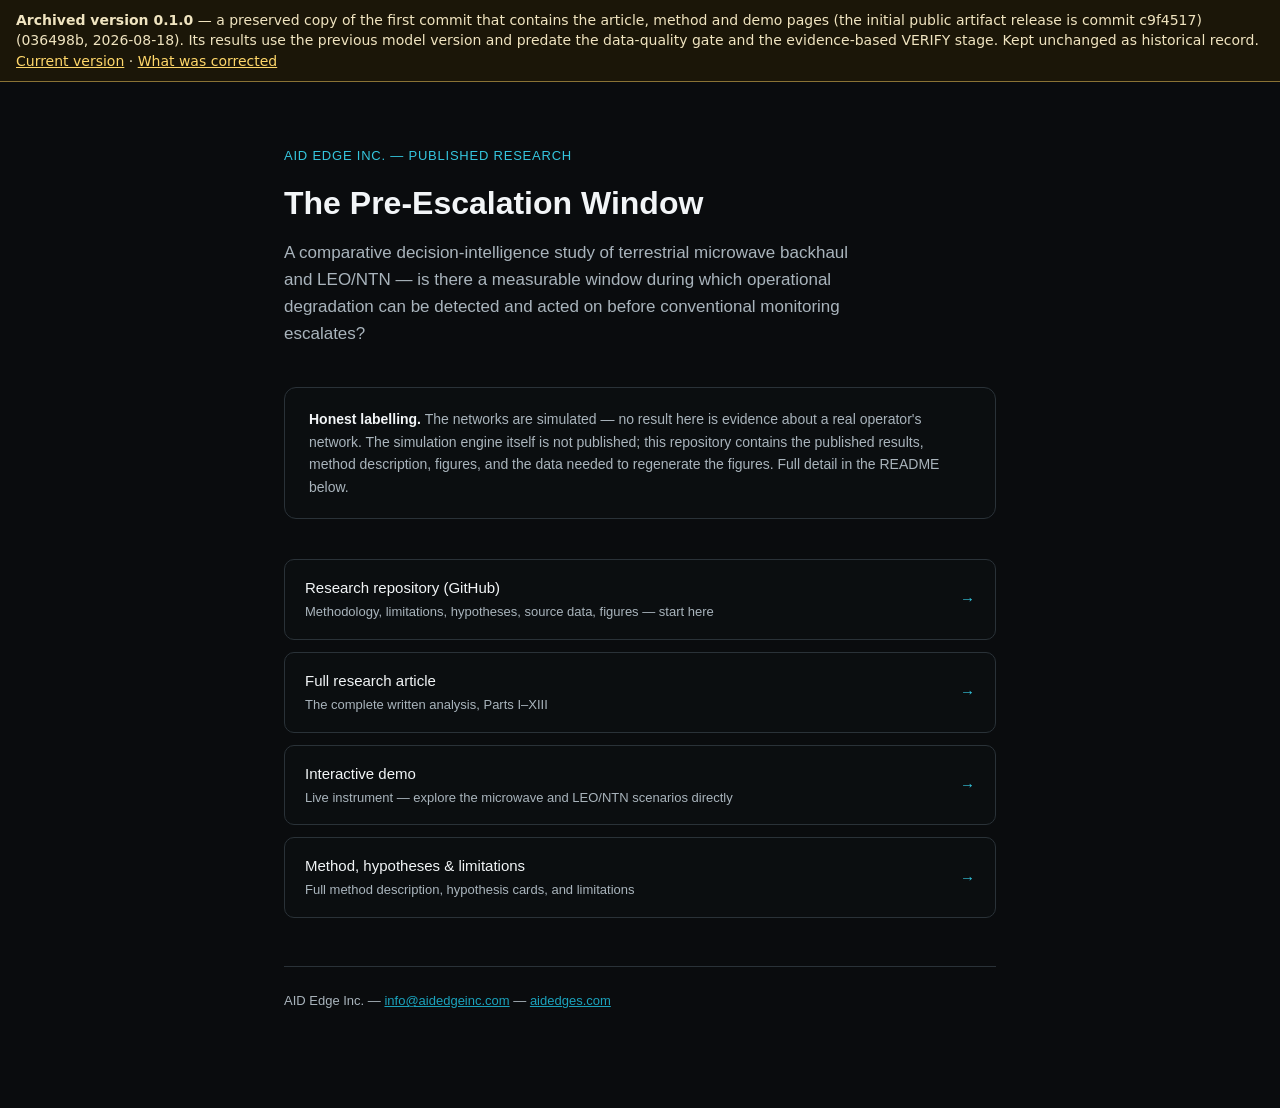
<file: versions/0.1.0/index.html>
<!doctype html>
<html lang="en">
<head>
<meta name="robots" content="noindex">
<meta charset="utf-8">
<meta name="viewport" content="width=device-width, initial-scale=1">
<title>The Pre-Escalation Window — Research Artifacts</title>
<link rel="icon" href="data:,">
<meta name="description" content="Published methodology, results, figures and data for The Pre-Escalation Window: a comparative decision-intelligence study of terrestrial microwave backhaul and LEO/NTN.">
<style>
  :root{
    --bg:#0a0c0e; --panel:#0b0e10; --border:#2a3238;
    --text:#f2f5f7; --muted:#a9b4bc;
    --cyan:#35c6de; --cyan-deep:#1ba3bd; --amber:#f2a83c;
  }
  *{box-sizing:border-box}
  body{
    margin:0; background:var(--bg); color:var(--text);
    font:16px/1.6 -apple-system,BlinkMacSystemFont,"Segoe UI",Helvetica,Arial,sans-serif;
  }
  .wrap{max-width:760px; margin:0 auto; padding:64px 24px 96px}
  .eyebrow{color:var(--cyan); font-size:13px; letter-spacing:.06em; text-transform:uppercase; margin:0 0 16px}
  h1{font-size:32px; line-height:1.25; margin:0 0 16px; font-weight:600}
  .lede{color:var(--muted); font-size:17px; margin:0 0 40px; max-width:60ch}
  .callout{
    border:1px solid var(--border); background:var(--panel); border-radius:12px;
    padding:20px 24px; margin:0 0 40px;
  }
  .callout p{margin:0; color:var(--muted); font-size:14px}
  .callout strong{color:var(--text)}
  .links{list-style:none; padding:0; margin:0 0 48px; display:grid; gap:12px}
  .links a{
    display:flex; align-items:center; justify-content:space-between; gap:16px;
    border:1px solid var(--border); background:var(--panel); border-radius:10px;
    padding:16px 20px; color:var(--text); text-decoration:none; font-size:15px;
  }
  .links a:hover{border-color:var(--cyan-deep)}
  .links span.arrow{color:var(--cyan); flex:none}
  .links .label small{display:block; color:var(--muted); font-weight:400; margin-top:2px; font-size:13px}
  footer{border-top:1px solid var(--border); padding-top:24px; color:var(--muted); font-size:13px}
  footer a{color:var(--cyan-deep)}
</style>
</head>
<body>
<div role="note" style="margin:0;padding:10px 16px;font:14px/1.45 system-ui,sans-serif;background:#1b1608;color:#f0e4c0;border-bottom:1px solid #8a7335"><strong>Archived version 0.1.0</strong> &mdash; a preserved copy of the first commit that contains the article, method and demo pages (the initial public artifact release is commit c9f4517) (036498b, 2026-08-18). Its results use the previous model version and predate the data-quality gate and the evidence-based VERIFY stage. Kept unchanged as historical record. <a style="color:#ffd76a" href="/">Current version</a> &middot; <a style="color:#ffd76a" href="https://github.com/AIDEdgeInc-Lab/pre-escalation-window-paper/blob/main/CORRECTIONS.md">What was corrected</a></div>

  <div class="wrap">
    <p class="eyebrow">AID Edge Inc. — Published Research</p>
    <h1>The Pre-Escalation Window</h1>
    <p class="lede">A comparative decision-intelligence study of terrestrial microwave backhaul and LEO/NTN — is there a measurable window during which operational degradation can be detected and acted on before conventional monitoring escalates?</p>

    <div class="callout">
      <p><strong>Honest labelling.</strong> The networks are simulated — no result here is evidence about a real operator's network. The simulation engine itself is not published; this repository contains the published results, method description, figures, and the data needed to regenerate the figures. Full detail in the README below.</p>
    </div>

    <ul class="links">
      <li><a href="https://github.com/AIDEdgeInc-Lab/pre-escalation-window-paper">
        <span class="label">Research repository (GitHub)<small>Methodology, limitations, hypotheses, source data, figures — start here</small></span>
        <span class="arrow">&#8594;</span>
      </a></li>
      <li><a href="/versions/0.1.0/article/">
        <span class="label">Full research article<small>The complete written analysis, Parts I–XIII</small></span>
        <span class="arrow">&#8594;</span>
      </a></li>
      <li><a href="/versions/0.1.0/demo/">
        <span class="label">Interactive demo<small>Live instrument — explore the microwave and LEO/NTN scenarios directly</small></span>
        <span class="arrow">&#8594;</span>
      </a></li>
      <li><a href="/versions/0.1.0/method/">
        <span class="label">Method, hypotheses &amp; limitations<small>Full method description, hypothesis cards, and limitations</small></span>
        <span class="arrow">&#8594;</span>
      </a></li>
    </ul>

    <footer>
      AID Edge Inc. — <a href="mailto:info@aidedgeinc.com">info@aidedgeinc.com</a> —
      <a href="https://www.aidedges.com">aidedges.com</a>
    </footer>
  </div>
</body>
</html>
</file>
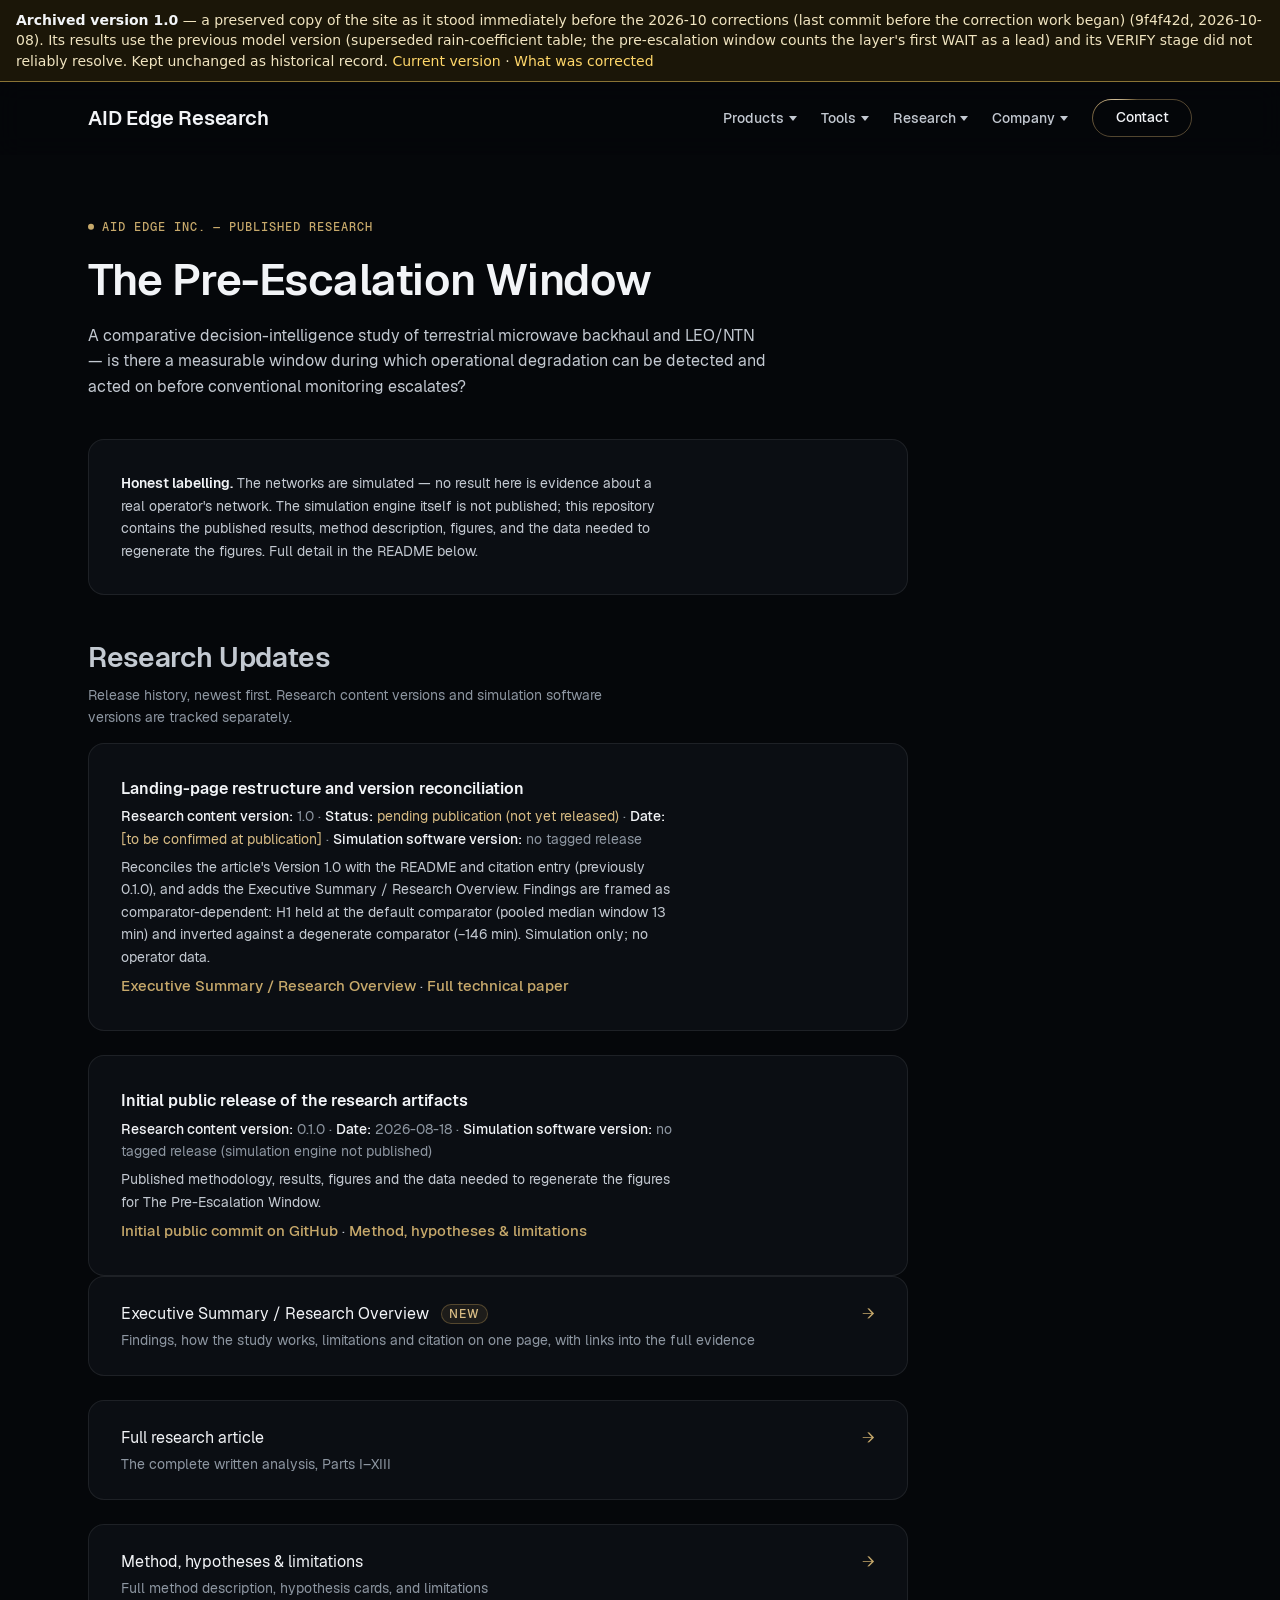
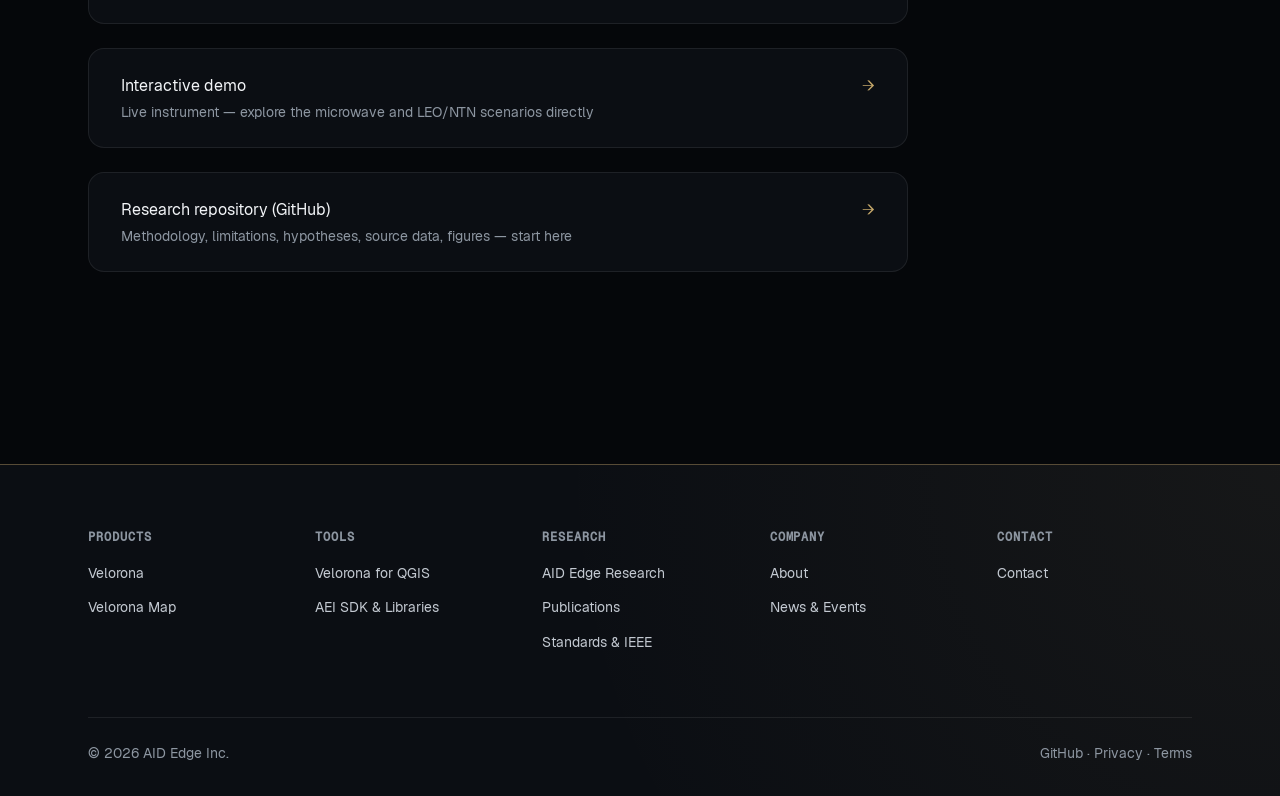
<file: versions/1.0/index.html>
<!doctype html>
<html lang="en" data-brand="aidedge">
<head>
<meta name="robots" content="noindex">
<meta charset="utf-8">
<meta name="viewport" content="width=device-width, initial-scale=1">
<title>AID Edge Research | The Pre-Escalation Window</title>
<link rel="icon" href="data:,">
<meta name="description" content="Published methodology, results, figures and data for The Pre-Escalation Window: a comparative decision-intelligence study of terrestrial microwave backhaul and LEO/NTN.">
<script type="application/ld+json">
{
  "@context": "https://schema.org",
  "@graph": [
    {
      "@type": "WebSite",
      "@id": "https://researchlab.aidedgeinc.com/#website",
      "name": "AID Edge Research",
      "url": "https://researchlab.aidedgeinc.com/",
      "publisher": {
        "@id": "https://aidedgeinc.com/#org"
      }
    },
    {
      "@type": "CollectionPage",
      "@id": "https://researchlab.aidedgeinc.com/#research",
      "name": "AID Edge Research",
      "url": "https://researchlab.aidedgeinc.com/",
      "description": "The papers, methods and data behind our products.",
      "isPartOf": {
        "@id": "https://researchlab.aidedgeinc.com/#website"
      },
      "publisher": {
        "@id": "https://aidedgeinc.com/#org"
      }
    },
    {
      "@type": "ResearchProject",
      "@id": "https://researchlab.aidedgeinc.com/#pre-escalation-window",
      "name": "The Pre-Escalation Window",
      "description": "A comparative decision-intelligence study of terrestrial microwave backhaul and LEO/NTN — is there a measurable window during which operational degradation can be detected and acted on before conventional monitoring escalates? The networks are simulated — no result here is evidence about a real operator's network.",
      "url": "https://researchlab.aidedgeinc.com/",
      "isPartOf": {
        "@id": "https://researchlab.aidedgeinc.com/#research"
      },
      "subjectOf": {
        "@id": "https://researchlab.aidedgeinc.com/article/#article"
      }
    }
  ]
}
</script>
<link rel="stylesheet" href="./ui-tokens.css">
<link rel="preload" href="/versions/1.0/fonts/Geist-Regular.woff2" as="font" type="font/woff2" crossorigin>
<link rel="preload" href="/versions/1.0/fonts/Geist-SemiBold.woff2" as="font" type="font/woff2" crossorigin>
<link rel="stylesheet" href="./brand.css">
<style>
  :root{
    --bg:var(--plane-0); --panel:var(--plane-1); --border:var(--border-default);
    --text:var(--text-0); --body:var(--text-1); --muted:var(--text-2);
    --cyan:var(--cyan-300); --cyan-deep:var(--cyan-500); --amber:var(--gold);
  }
  *{box-sizing:border-box}
  body{
    margin:0; background:var(--bg); color:var(--body);
    font:16px/1.6 var(--font-sans);
  }
  .wrap{max-width:760px; margin:0 auto; padding:64px 24px 96px}
  .eyebrow{color:var(--cyan); font-size:var(--ui-fs-small); letter-spacing:.06em; text-transform:uppercase; margin:0 0 16px}
  h1{color:var(--text); font-size:var(--ui-fs-h1); line-height:1.25; margin:0 0 16px; font-weight:600}
  .lede{color:var(--body); font-size:var(--ui-fs-body); margin:0 0 40px; max-width:60ch}
  .callout{
    border:1px solid var(--border); background:var(--panel); border-radius:12px;
    padding:20px 24px; margin:0 0 40px;
  }
  .callout p{margin:0; color:var(--body); font-size:var(--ui-fs-small)}
  .callout strong{color:var(--text)}
  .links{list-style:none; padding:0; margin:0 0 48px; display:grid; gap:12px}
  .links a{
    display:flex; align-items:center; justify-content:space-between; gap:16px;
    border:1px solid var(--border); background:var(--panel); border-radius:10px;
    padding:16px 20px; color:var(--text); text-decoration:none; font-size:var(--ui-fs-body);
  }
  .links a:hover{border-color:var(--cyan-deep)}
  .links span.arrow{color:var(--cyan); flex:none}
  .links .label small{display:block; color:var(--muted); font-weight:400; margin-top:2px; font-size:var(--ui-fs-small)}
  .updates{margin:0 0 40px}
  .updates h2{font-size:var(--ui-fs-h2); margin:0 0 4px; font-weight:600}
  .updates .sub{color:var(--muted); font-size:var(--ui-fs-small); margin:0 0 14px}
  .updates ol{list-style:none; padding:0; margin:0; display:grid; gap:10px}
  .updates li{border:1px solid var(--border); background:var(--panel); border-radius:10px; padding:14px 18px; font-size:var(--ui-fs-small)}
  .updates .t{font-weight:600; font-size:var(--ui-fs-body); margin:0 0 4px; color:var(--text)}
  .updates .meta{color:var(--muted); font-size:var(--ui-fs-small); margin:0 0 6px}
  .updates .meta b{color:var(--text); font-weight:500}
  .updates p{margin:0 0 6px; color:var(--body)}
  .updates p:last-child{margin:0}
  .updates a{color:var(--cyan-deep)}
  .updates .tbd{color:var(--gold-light)}
  .new{display:inline-block; margin-left:8px; padding:0 7px; border:1px solid var(--gold-line); border-radius:999px; background:var(--gold-soft); color:var(--gold-light); font-size:var(--ui-fs-label); font-weight:500; letter-spacing:.08em; line-height:18px; vertical-align:1px}
  footer{border-top:1px solid var(--border); padding-top:24px; color:var(--muted); font-size:var(--ui-fs-small)}
  footer a{color:var(--cyan-deep)}
</style>
<link rel="stylesheet" href="./ui-foundation.css">
</head>
<body>
<div role="note" style="margin:0;padding:10px 16px;font:14px/1.45 system-ui,sans-serif;background:#1b1608;color:#f0e4c0;border-bottom:1px solid #8a7335"><strong>Archived version 1.0</strong> &mdash; a preserved copy of the site as it stood immediately before the 2026-10 corrections (last commit before the correction work began) (9f4f42d, 2026-10-08). Its results use the previous model version (superseded rain-coefficient table; the pre-escalation window counts the layer's first WAIT as a lead) and its VERIFY stage did not reliably resolve. Kept unchanged as historical record. <a style="color:#ffd76a" href="/">Current version</a> &middot; <a style="color:#ffd76a" href="https://github.com/AIDEdgeInc-Lab/pre-escalation-window-paper/blob/main/CORRECTIONS.md">What was corrected</a></div>

<header class="site-header">
  <div class="ui-wrap nav-shell">
    <a class="brand-text" href="/versions/1.0/">AID Edge Research</a>
    <div class="nav-right">
      <button type="button" class="nav-toggle" id="navToggle" aria-expanded="false" aria-controls="primaryNav" aria-label="Toggle menu"><span class="nav-toggle-bar"></span><span class="nav-toggle-bar"></span></button>
      <nav aria-label="Primary" id="primaryNav" class="nav-list">
        <ul>
          <li class="has-dropdown"><button type="button" class="nav-dropdown-trigger" aria-haspopup="true" aria-expanded="false">Products<span class="nav-caret" aria-hidden="true"></span></button><ul class="dropdown-menu"><li><a href="https://velorona.ai/"><span class="dd-label">Velorona <span class="ext" aria-hidden="true">↗</span></span><span class="dd-note">Degradation Intelligence for Network Operations</span><span class="visually-hidden"> (external site)</span></a></li><li><a href="https://map.velorona.ai/"><span class="dd-label">Velorona Map <span class="ext" aria-hidden="true">↗</span></span><span class="dd-note">Geospatial &amp; Environmental Intelligence for telecom links</span><span class="visually-hidden"> (external site)</span></a></li></ul></li>
          <li class="has-dropdown"><button type="button" class="nav-dropdown-trigger" aria-haspopup="true" aria-expanded="false">Tools<span class="nav-caret" aria-hidden="true"></span></button><ul class="dropdown-menu"><li><a href="https://plugins.qgis.org/plugins/velorona/"><span class="dd-label">Velorona for QGIS <span class="ext" aria-hidden="true">↗</span></span><span class="dd-note">Link analysis inside QGIS. A separate desktop tool.</span><span class="visually-hidden"> (external site)</span></a></li><li><a href="https://aidedgeinc.com/tools/#public-libraries"><span class="dd-label">AEI SDK &amp; Libraries</span><span class="dd-note">Python libraries from our engineering work. Some are public; some are proprietary.</span></a></li></ul></li>
          <li class="has-dropdown"><button type="button" class="nav-dropdown-trigger" aria-haspopup="true" aria-expanded="false">Research<span class="nav-caret" aria-hidden="true"></span></button><ul class="dropdown-menu"><li><a href="/versions/1.0/" class="active" aria-current="page"><span class="dd-label">AID Edge Research</span><span class="dd-note">The papers, methods and data behind our products.</span></a></li><li><a href="https://aidedgeinc.com/publications/"><span class="dd-label">Publications</span></a></li><li><a href="https://aidedgeinc.com/research-lab/#standards-publications"><span class="dd-label">Standards &amp; IEEE</span></a></li></ul></li>
          <li class="has-dropdown"><button type="button" class="nav-dropdown-trigger" aria-haspopup="true" aria-expanded="false">Company<span class="nav-caret" aria-hidden="true"></span></button><ul class="dropdown-menu"><li><a href="https://aidedgeinc.com/about/"><span class="dd-label">About</span></a></li><li><a href="https://aidedgeinc.com/news-events/"><span class="dd-label">News &amp; Events</span></a></li></ul></li>
        </ul>
        <a class="nav-cta" href="https://aidedgeinc.com/contact/">Contact</a>
      </nav>
    </div>
  </div>
</header>
  <div class="wrap">
    <p class="eyebrow">AID Edge Inc. — Published Research</p>
    <h1>The Pre-Escalation Window</h1>
    <p class="lede">A comparative decision-intelligence study of terrestrial microwave backhaul and LEO/NTN — is there a measurable window during which operational degradation can be detected and acted on before conventional monitoring escalates?</p>

    <div class="callout">
      <p><strong>Honest labelling.</strong> The networks are simulated — no result here is evidence about a real operator's network. The simulation engine itself is not published; this repository contains the published results, method description, figures, and the data needed to regenerate the figures. Full detail in the README below.</p>
    </div>

    <section class="updates" aria-labelledby="updates-h">
      <h2 id="updates-h">Research Updates</h2>
      <p class="sub">Release history, newest first. Research content versions and simulation software versions are tracked separately.</p>
      <ol>
        <li>
          <p class="t">Landing-page restructure and version reconciliation</p>
          <p class="meta"><b>Research content version:</b> 1.0 &middot; <b>Status:</b> <span class="tbd">pending publication (not yet released)</span> &middot; <b>Date:</b> <span class="tbd">[to be confirmed at publication]</span> &middot; <b>Simulation software version:</b> no tagged release</p>
          <p>Reconciles the article's Version 1.0 with the README and citation entry (previously 0.1.0), and adds the Executive Summary / Research Overview. Findings are framed as comparator-dependent: H1 held at the default comparator (pooled median window 13 min) and inverted against a degenerate comparator (&minus;146 min). Simulation only; no operator data.</p>
          <p><a href="/versions/1.0/summary/">Executive Summary / Research Overview</a> &middot; <a href="/versions/1.0/article/">Full technical paper</a></p>
        </li>
        <li>
          <p class="t">Initial public release of the research artifacts</p>
          <p class="meta"><b>Research content version:</b> 0.1.0 &middot; <b>Date:</b> 2026-08-18 &middot; <b>Simulation software version:</b> no tagged release (simulation engine not published)</p>
          <p>Published methodology, results, figures and the data needed to regenerate the figures for The Pre-Escalation Window.</p>
          <p><a href="https://github.com/AIDEdgeInc-Lab/pre-escalation-window-paper/commit/c9f4517">Initial public commit on GitHub</a> &middot; <a href="/versions/1.0/method/">Method, hypotheses &amp; limitations</a></p>
        </li>
      </ol>
    </section>

    <ul class="links">
      <li><a href="/versions/1.0/summary/">
        <span class="label">Executive Summary / Research Overview <span class="new">NEW</span><small>Findings, how the study works, limitations and citation on one page, with links into the full evidence</small></span>
        <span class="arrow">&#8594;</span>
      </a></li>
      <li><a href="/versions/1.0/article/">
        <span class="label">Full research article<small>The complete written analysis, Parts I–XIII</small></span>
        <span class="arrow">&#8594;</span>
      </a></li>
      <li><a href="/versions/1.0/method/">
        <span class="label">Method, hypotheses &amp; limitations<small>Full method description, hypothesis cards, and limitations</small></span>
        <span class="arrow">&#8594;</span>
      </a></li>
      <li><a href="/versions/1.0/demo/">
        <span class="label">Interactive demo<small>Live instrument — explore the microwave and LEO/NTN scenarios directly</small></span>
        <span class="arrow">&#8594;</span>
      </a></li>
      <li><a href="https://github.com/AIDEdgeInc-Lab/pre-escalation-window-paper">
        <span class="label">Research repository (GitHub)<small>Methodology, limitations, hypotheses, source data, figures — start here</small></span>
        <span class="arrow">&#8594;</span>
      </a></li>
    </ul>

  </div>
<footer class="site-footer">
  <div class="ui-wrap">
    <div class="footer-cols"><nav class="footer-col" aria-label="Products"><h2 class="footer-heading">Products</h2><ul><li><a href="https://velorona.ai/">Velorona</a></li><li><a href="https://map.velorona.ai/">Velorona Map</a></li></ul></nav><nav class="footer-col" aria-label="Tools"><h2 class="footer-heading">Tools</h2><ul><li><a href="https://plugins.qgis.org/plugins/velorona/">Velorona for QGIS</a></li><li><a href="https://aidedgeinc.com/tools/#public-libraries">AEI SDK &amp; Libraries</a></li></ul></nav><nav class="footer-col" aria-label="Research"><h2 class="footer-heading">Research</h2><ul><li><a href="/versions/1.0/">AID Edge Research</a></li><li><a href="https://aidedgeinc.com/publications/">Publications</a></li><li><a href="https://aidedgeinc.com/research-lab/#standards-publications">Standards &amp; IEEE</a></li></ul></nav><nav class="footer-col" aria-label="Company"><h2 class="footer-heading">Company</h2><ul><li><a href="https://aidedgeinc.com/about/">About</a></li><li><a href="https://aidedgeinc.com/news-events/">News &amp; Events</a></li></ul></nav><nav class="footer-col" aria-label="Contact"><h2 class="footer-heading">Contact</h2><ul><li><a href="https://aidedgeinc.com/contact/">Contact</a></li></ul></nav></div>
    <div class="footer-bottom">
      <p class="footer-copyright">&copy; 2026 AID Edge Inc.</p>
      <p class="footer-legal"><a href="https://github.com/AIDEdgeInc-Lab">GitHub</a> &middot; <a href="https://aidedgeinc.com/privacy-policy/">Privacy</a> &middot; <a href="https://aidedgeinc.com/terms-of-use/">Terms</a></p>
    </div>
  </div>
</footer>
<script src="./ui-foundation.js" defer></script>
</body>
</html>
</file>
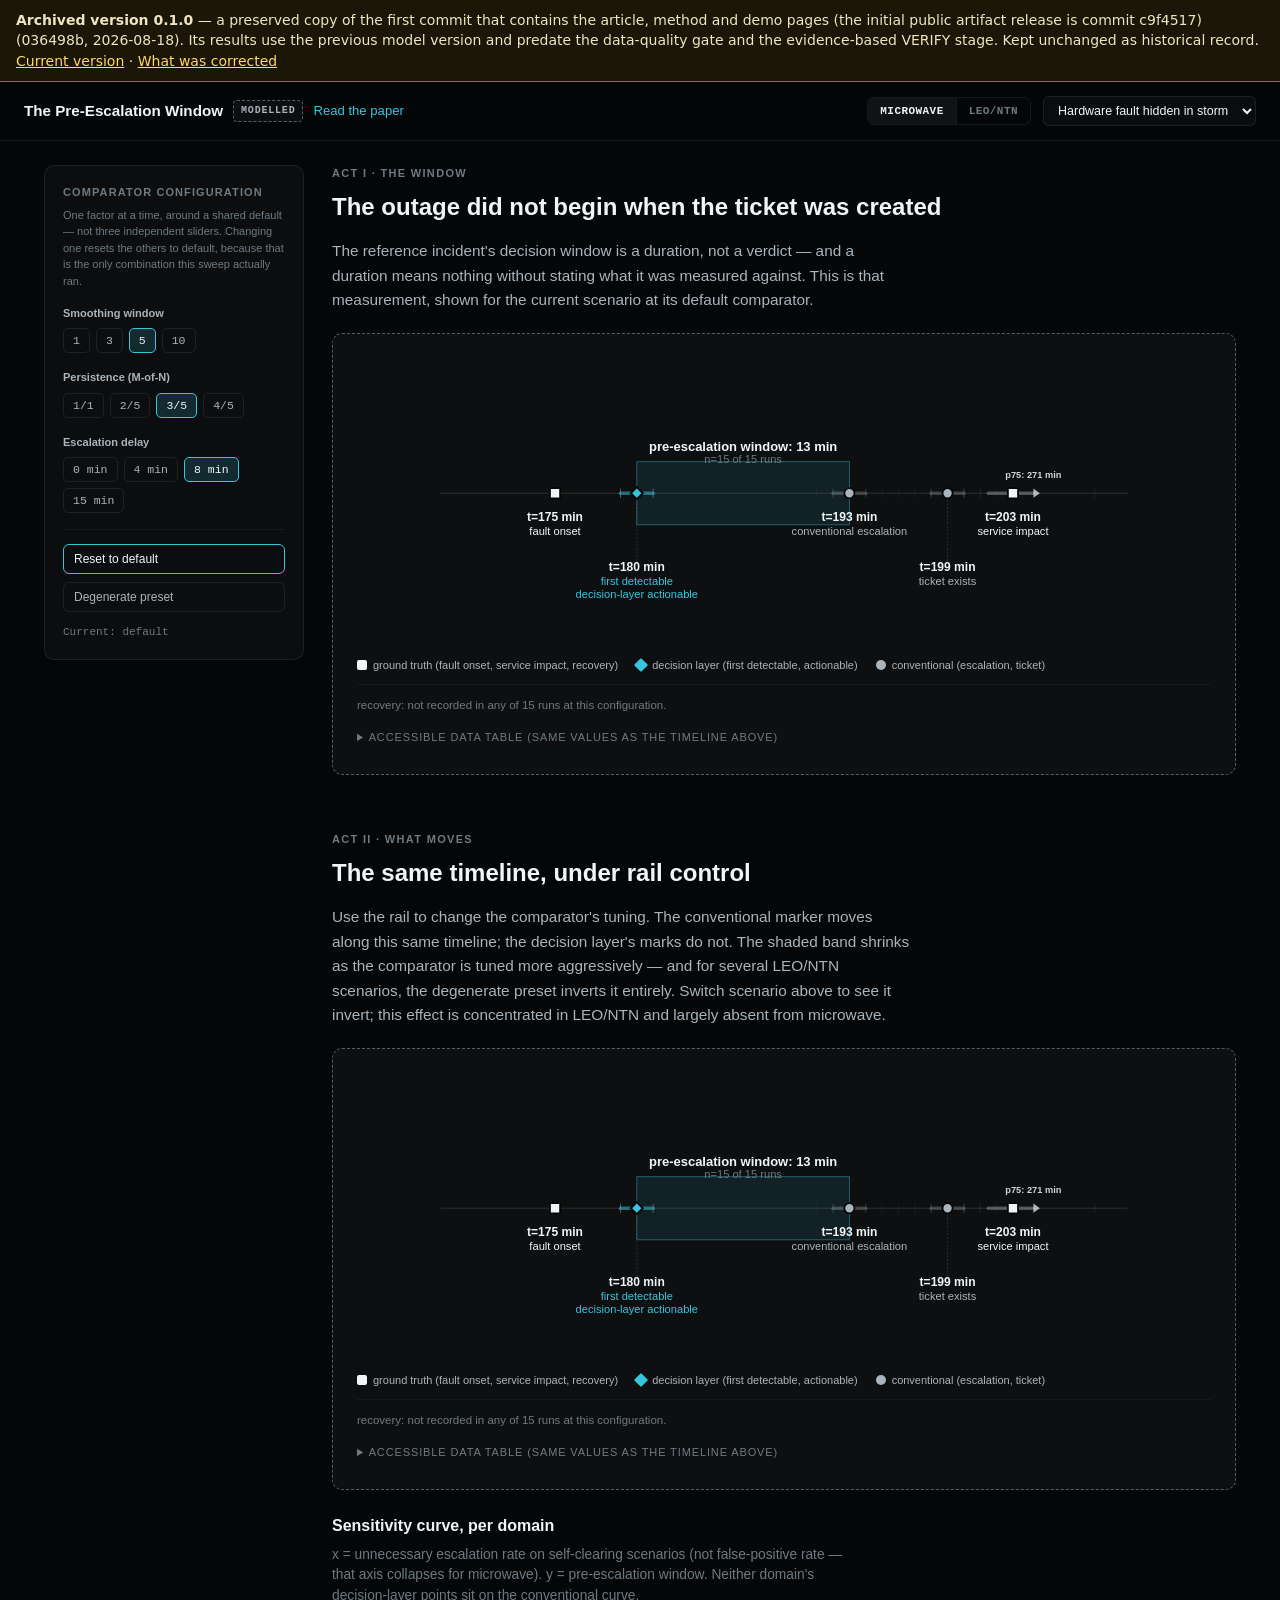
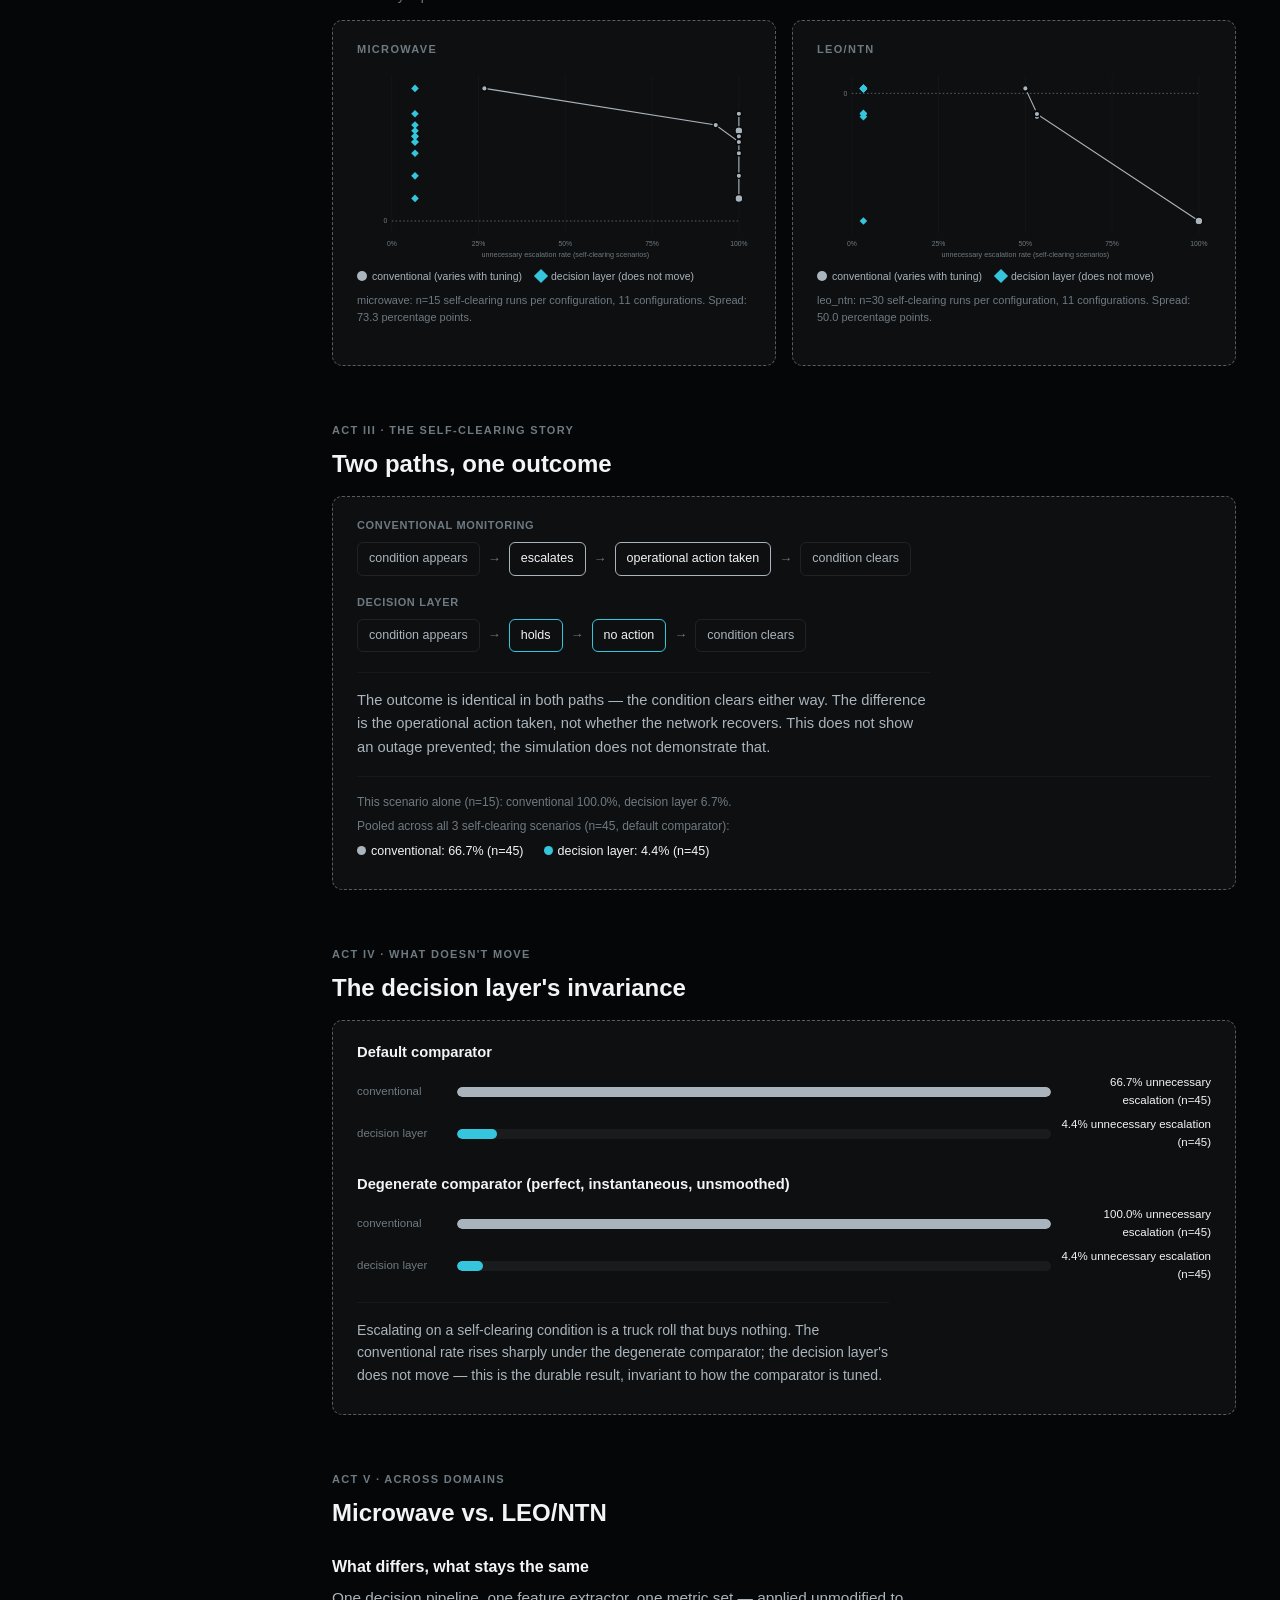
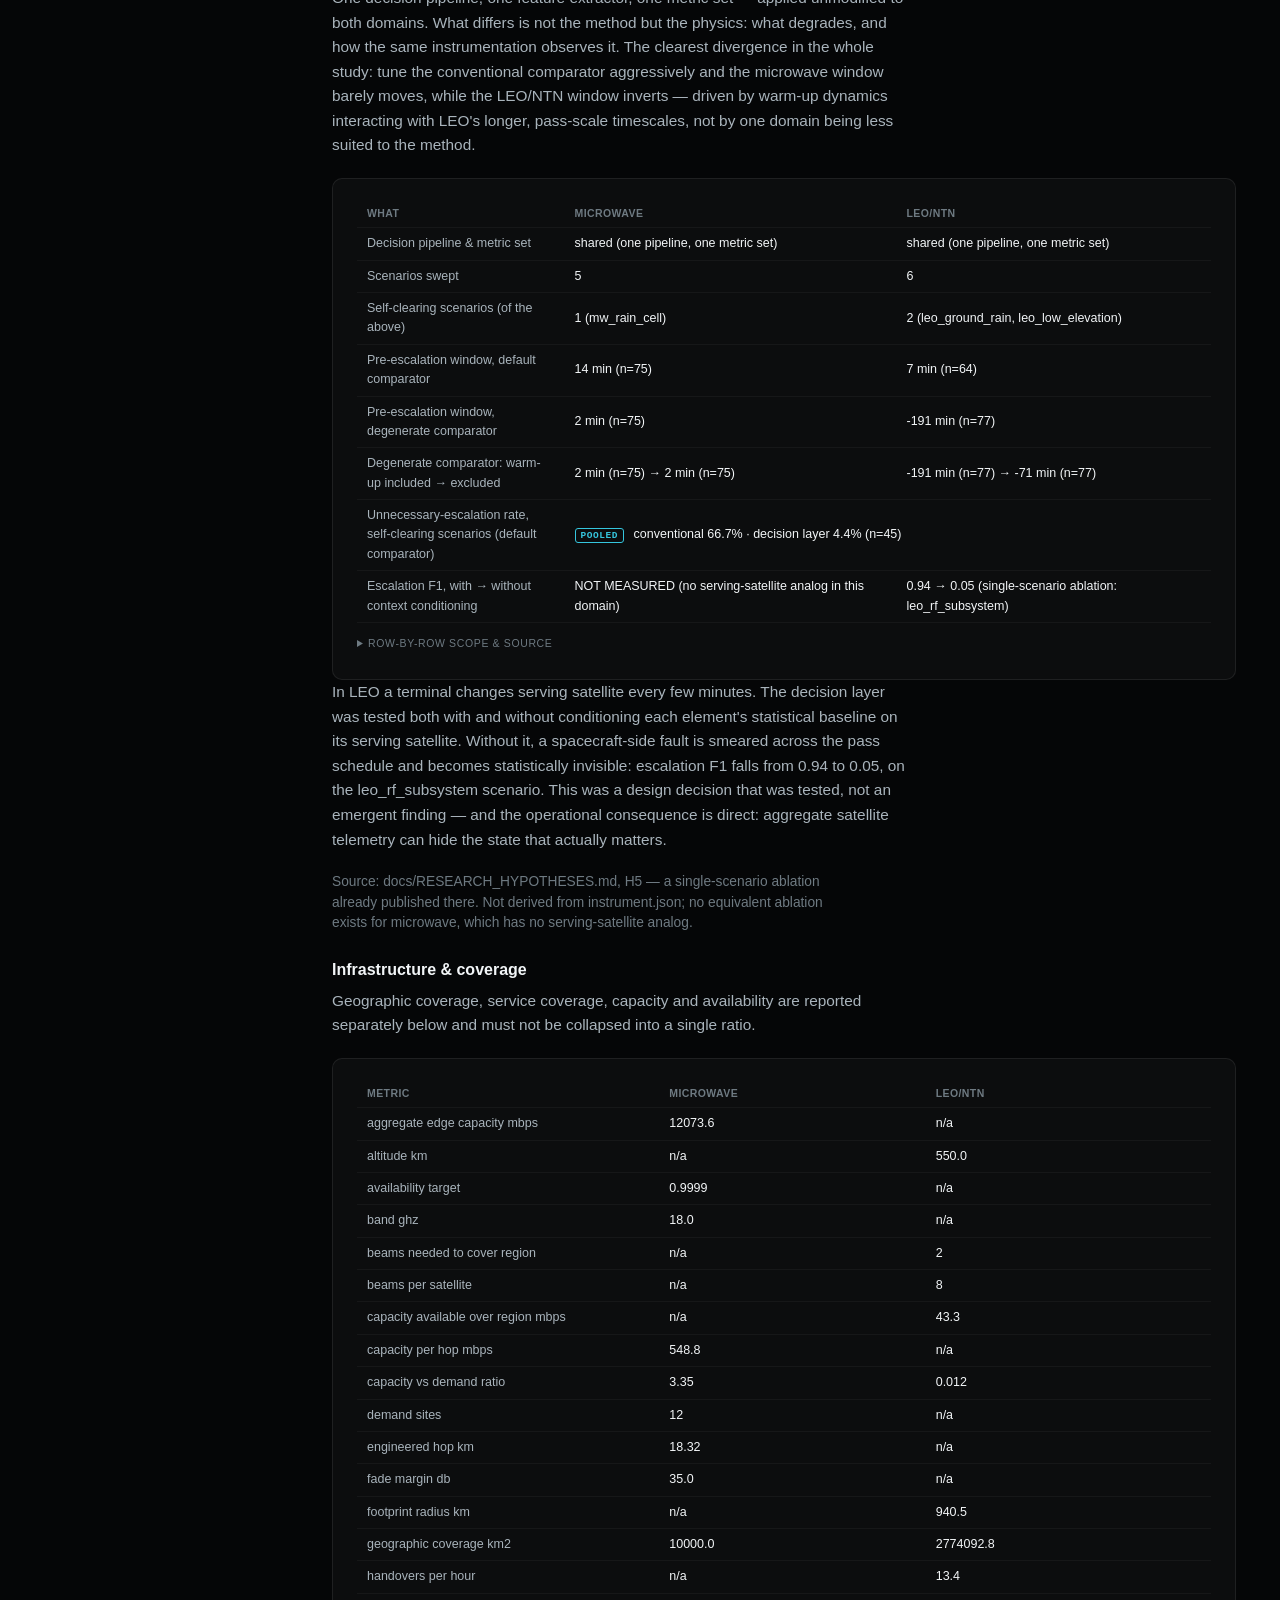
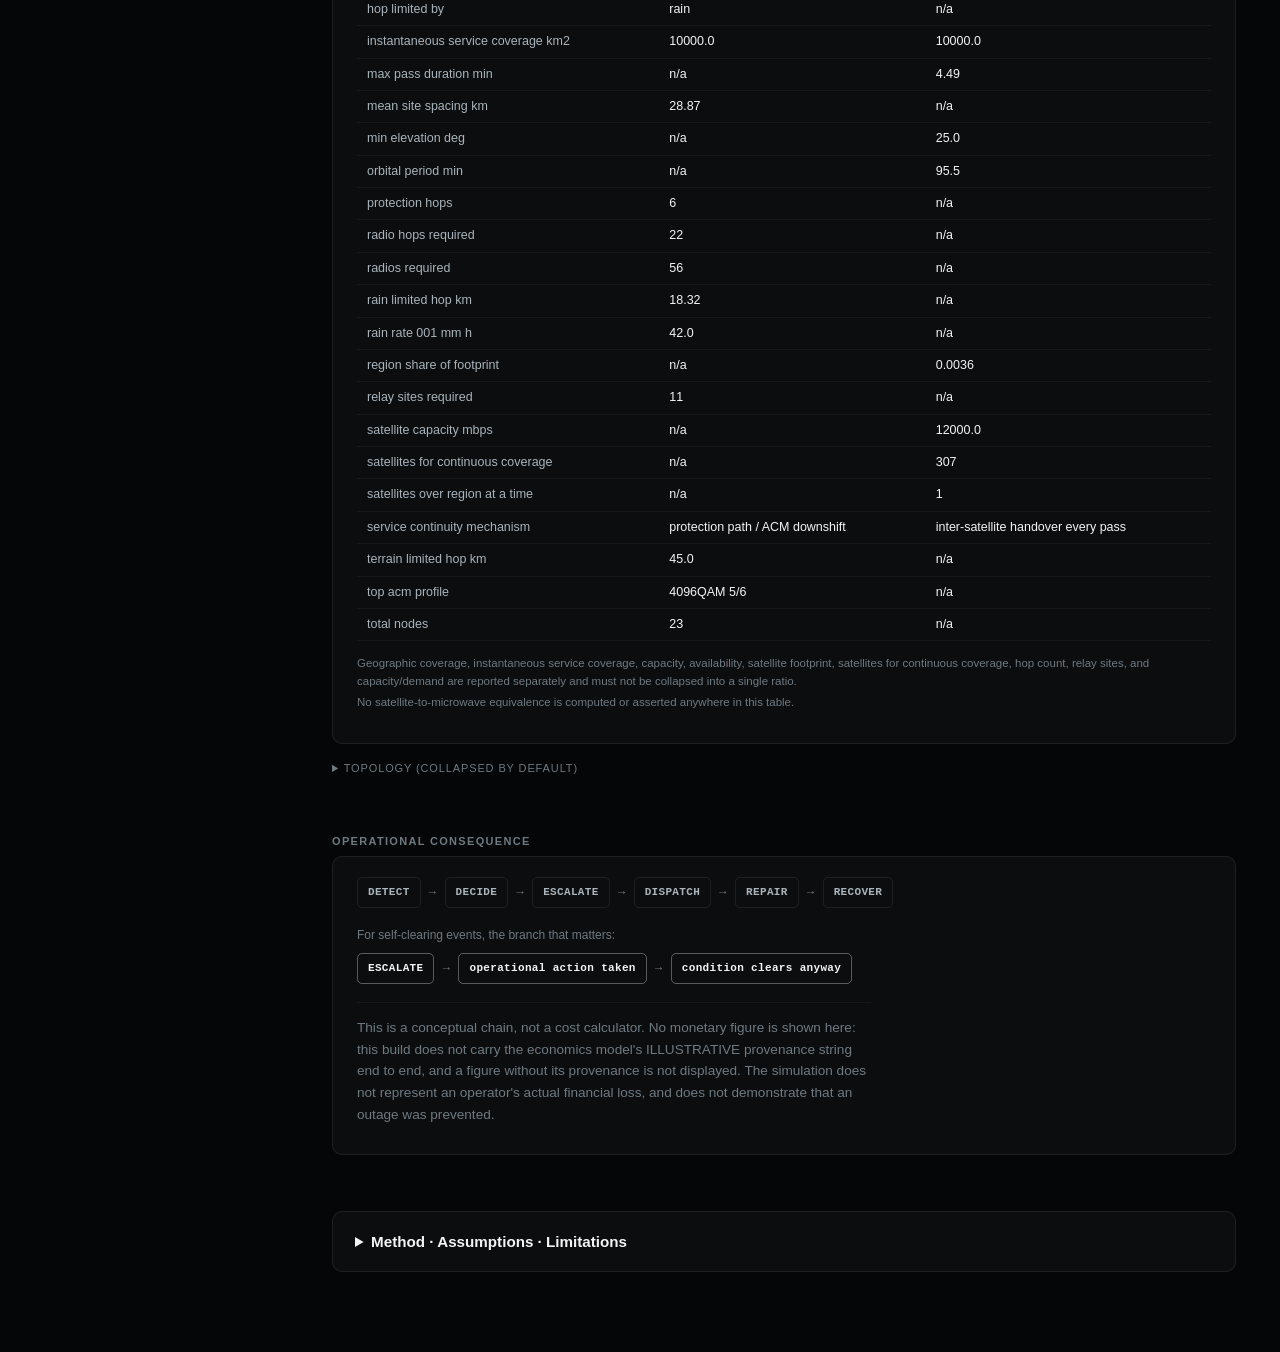
<file: versions/0.1.0/demo/index.html>
<!doctype html>
<html lang="en">
<head>
<meta name="robots" content="noindex">
<meta charset="utf-8">
<meta name="viewport" content="width=device-width, initial-scale=1">
<title>The Pre-Escalation Window</title>
<link rel="icon" href="data:,">
<meta name="description" content="A comparative decision-intelligence study of pre-escalation windows in terrestrial microwave backhaul and LEO/NTN. Research instrument, not a product page.">
<link rel="stylesheet" href="../tokens.css">
<link rel="stylesheet" href="./instrument.css">
</head>
<body>
<div role="note" style="margin:0;padding:10px 16px;font:14px/1.45 system-ui,sans-serif;background:#1b1608;color:#f0e4c0;border-bottom:1px solid #8a7335"><strong>Archived version 0.1.0</strong> &mdash; a preserved copy of the first commit that contains the article, method and demo pages (the initial public artifact release is commit c9f4517) (036498b, 2026-08-18). Its results use the previous model version and predate the data-quality gate and the evidence-based VERIFY stage. Kept unchanged as historical record. <a style="color:#ffd76a" href="/">Current version</a> &middot; <a style="color:#ffd76a" href="https://github.com/AIDEdgeInc-Lab/pre-escalation-window-paper/blob/main/CORRECTIONS.md">What was corrected</a></div>

<div id="instrument-root"></div>
<script type="module" src="./instrument.js"></script>
</body>
</html>
</file>
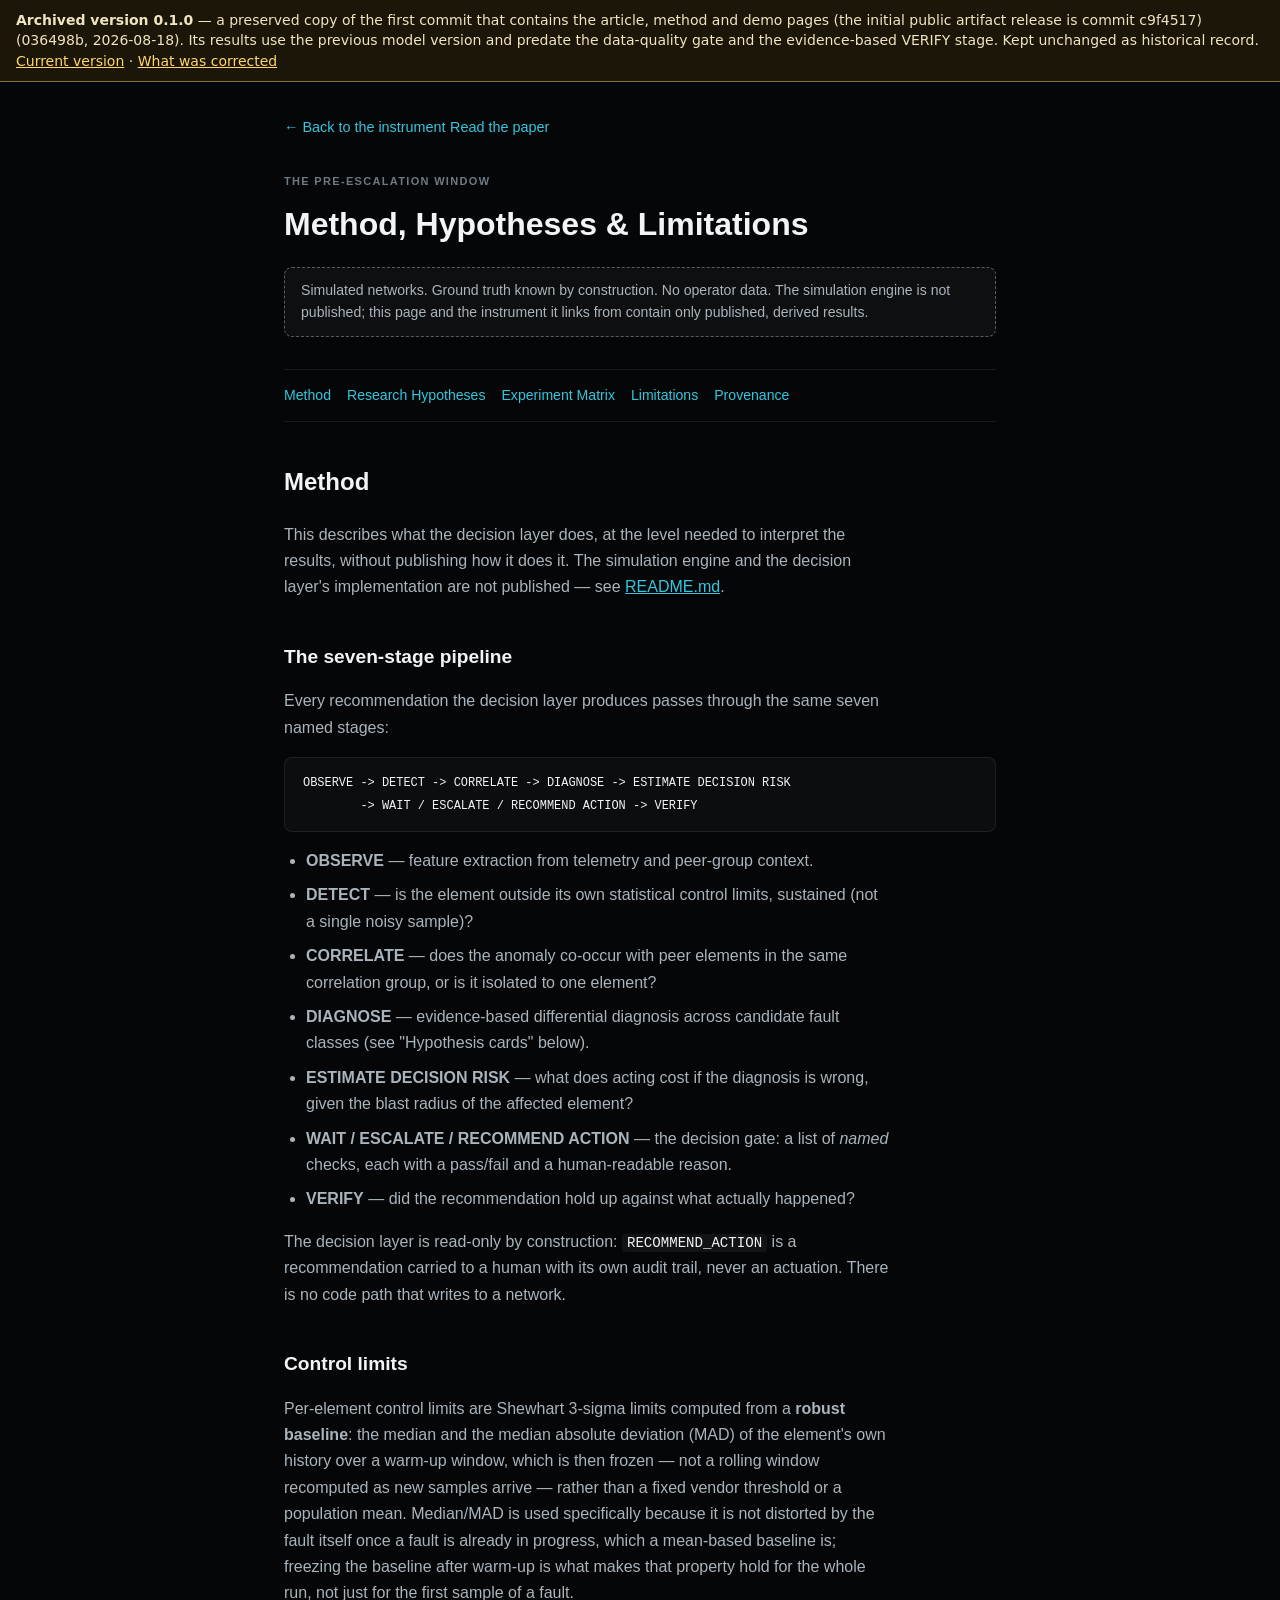
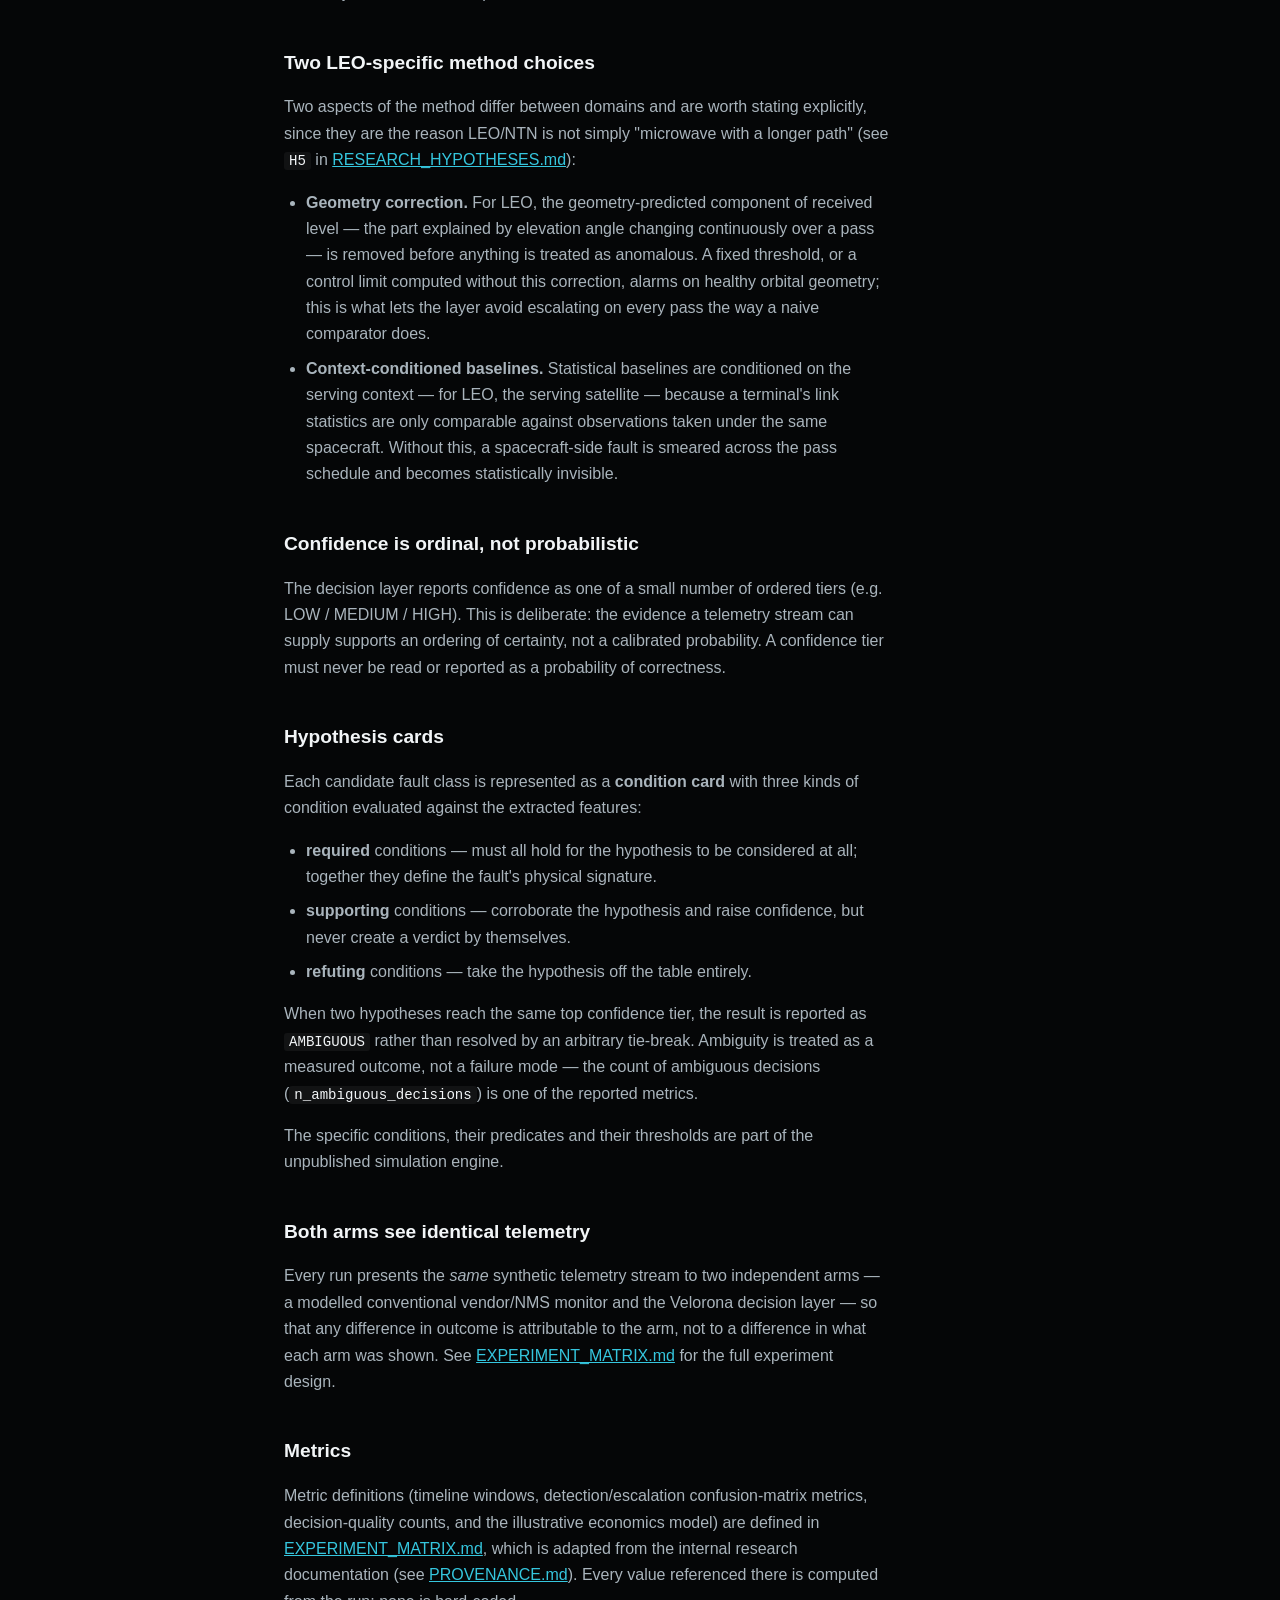
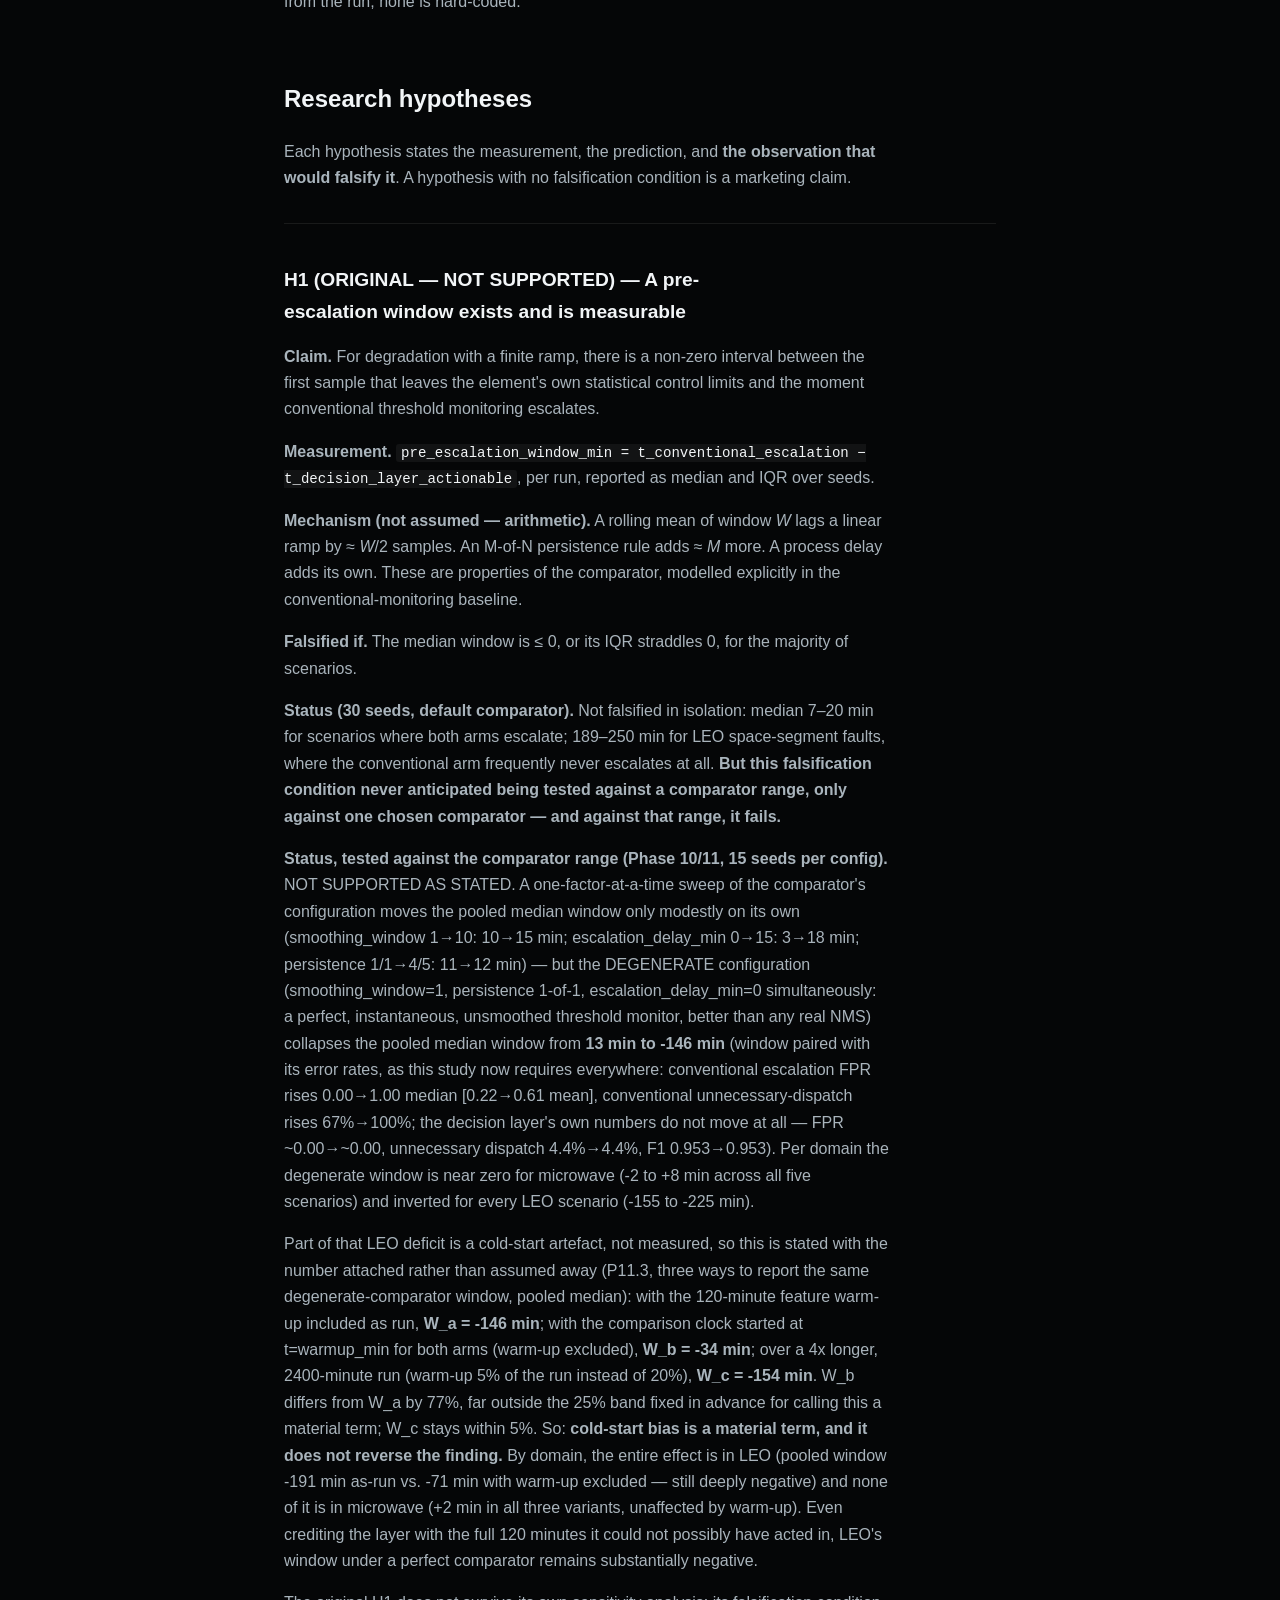
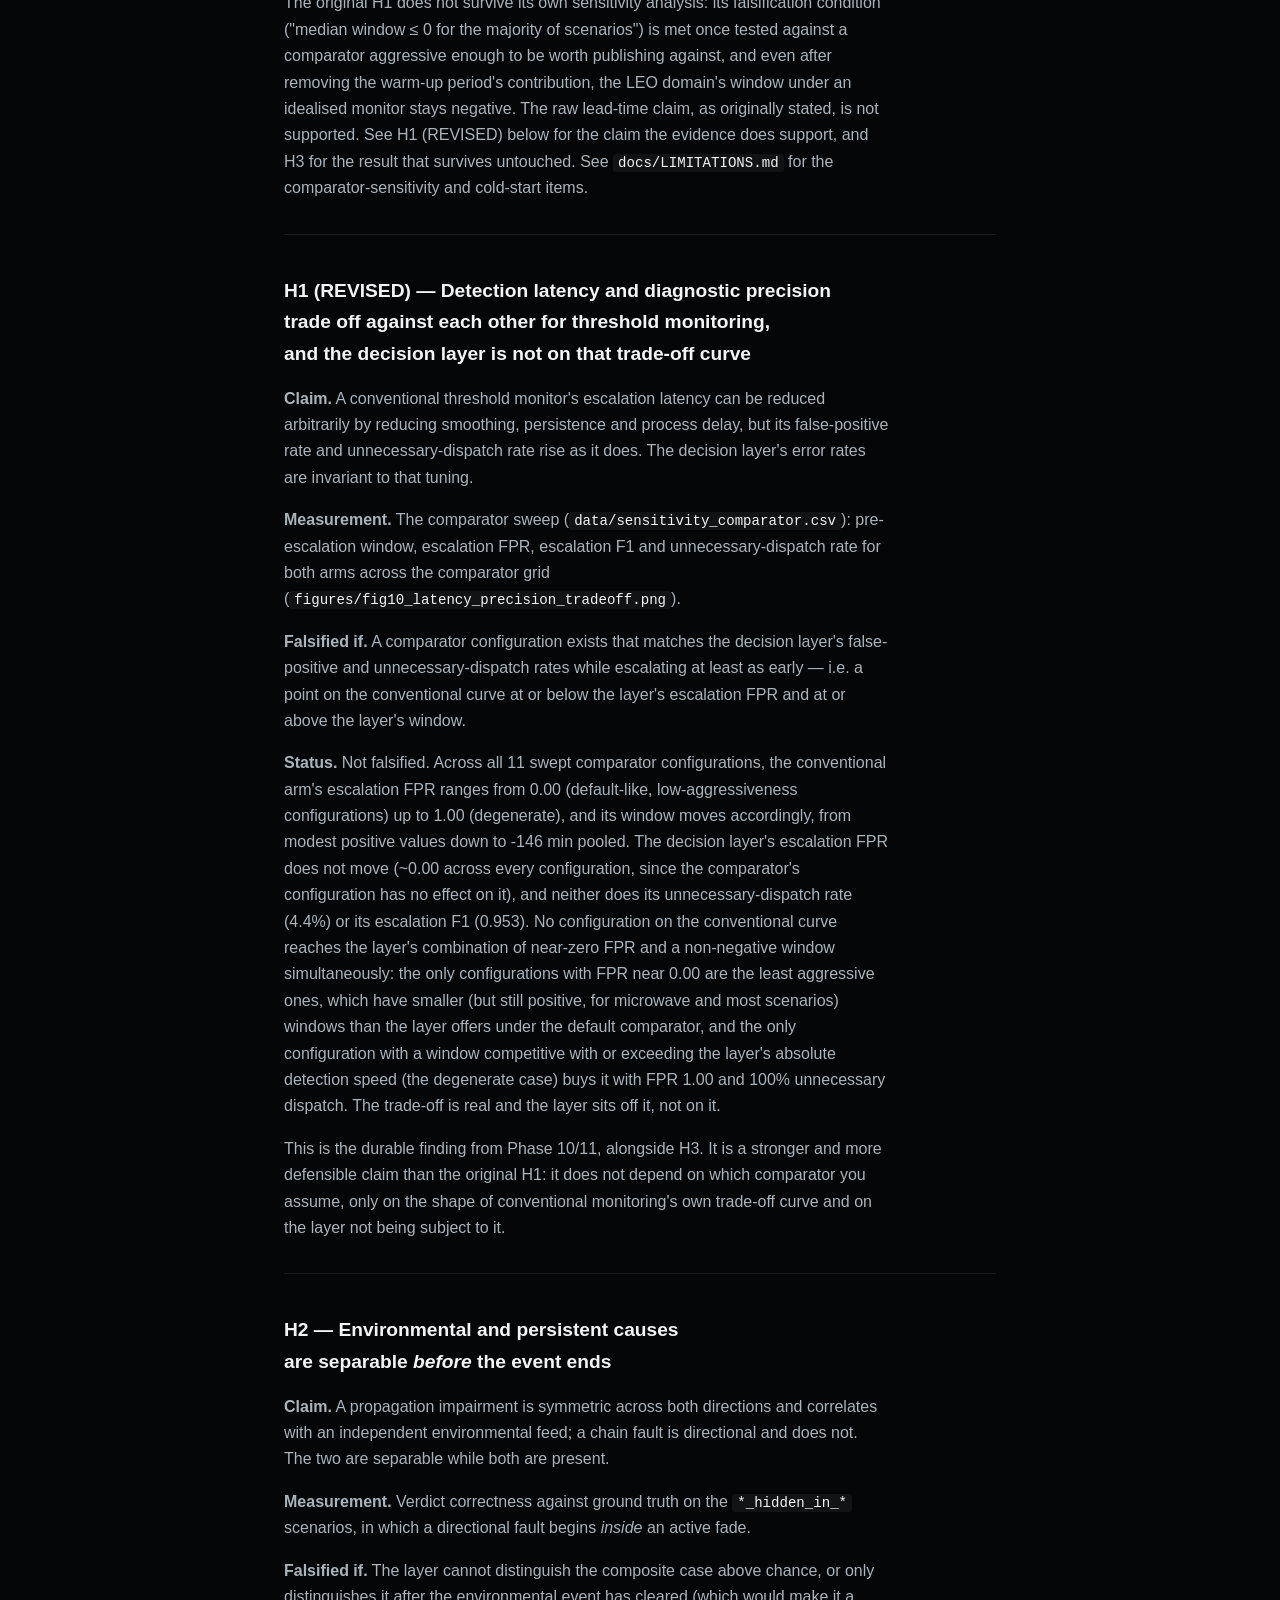
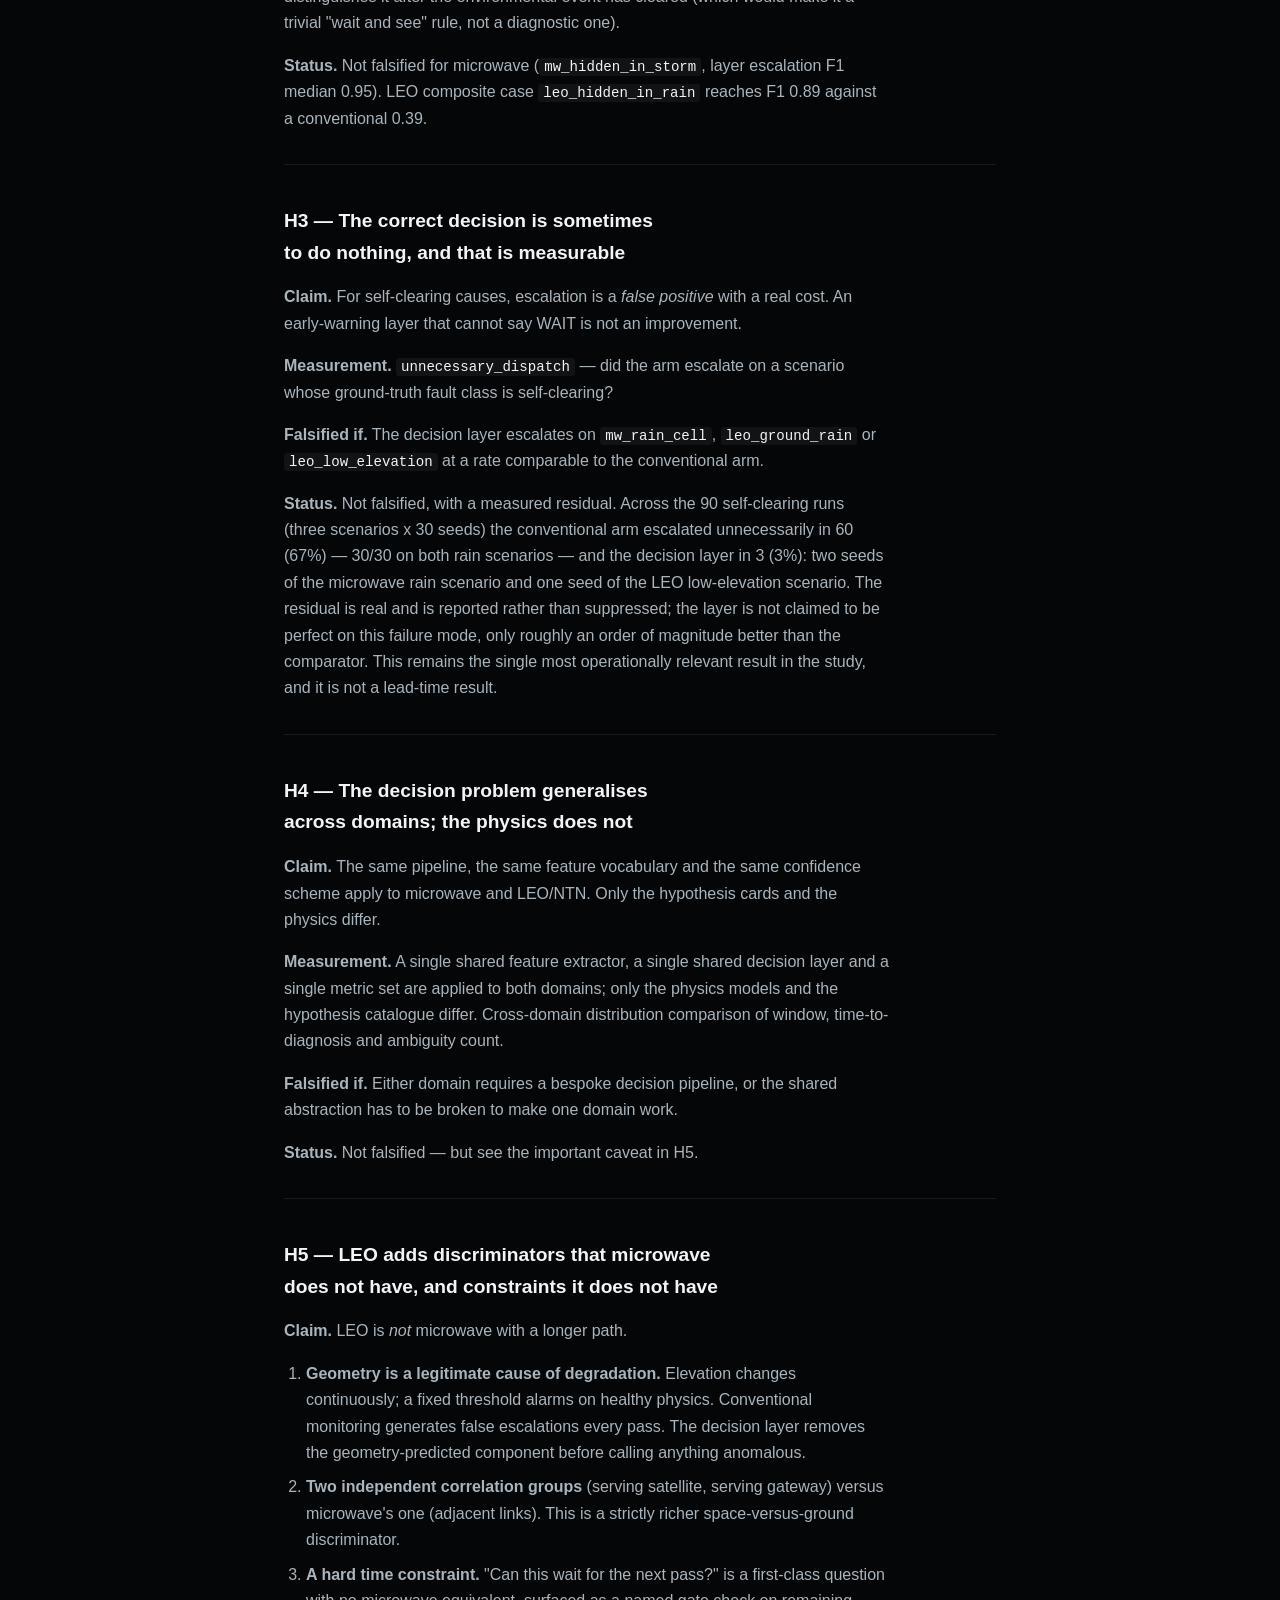
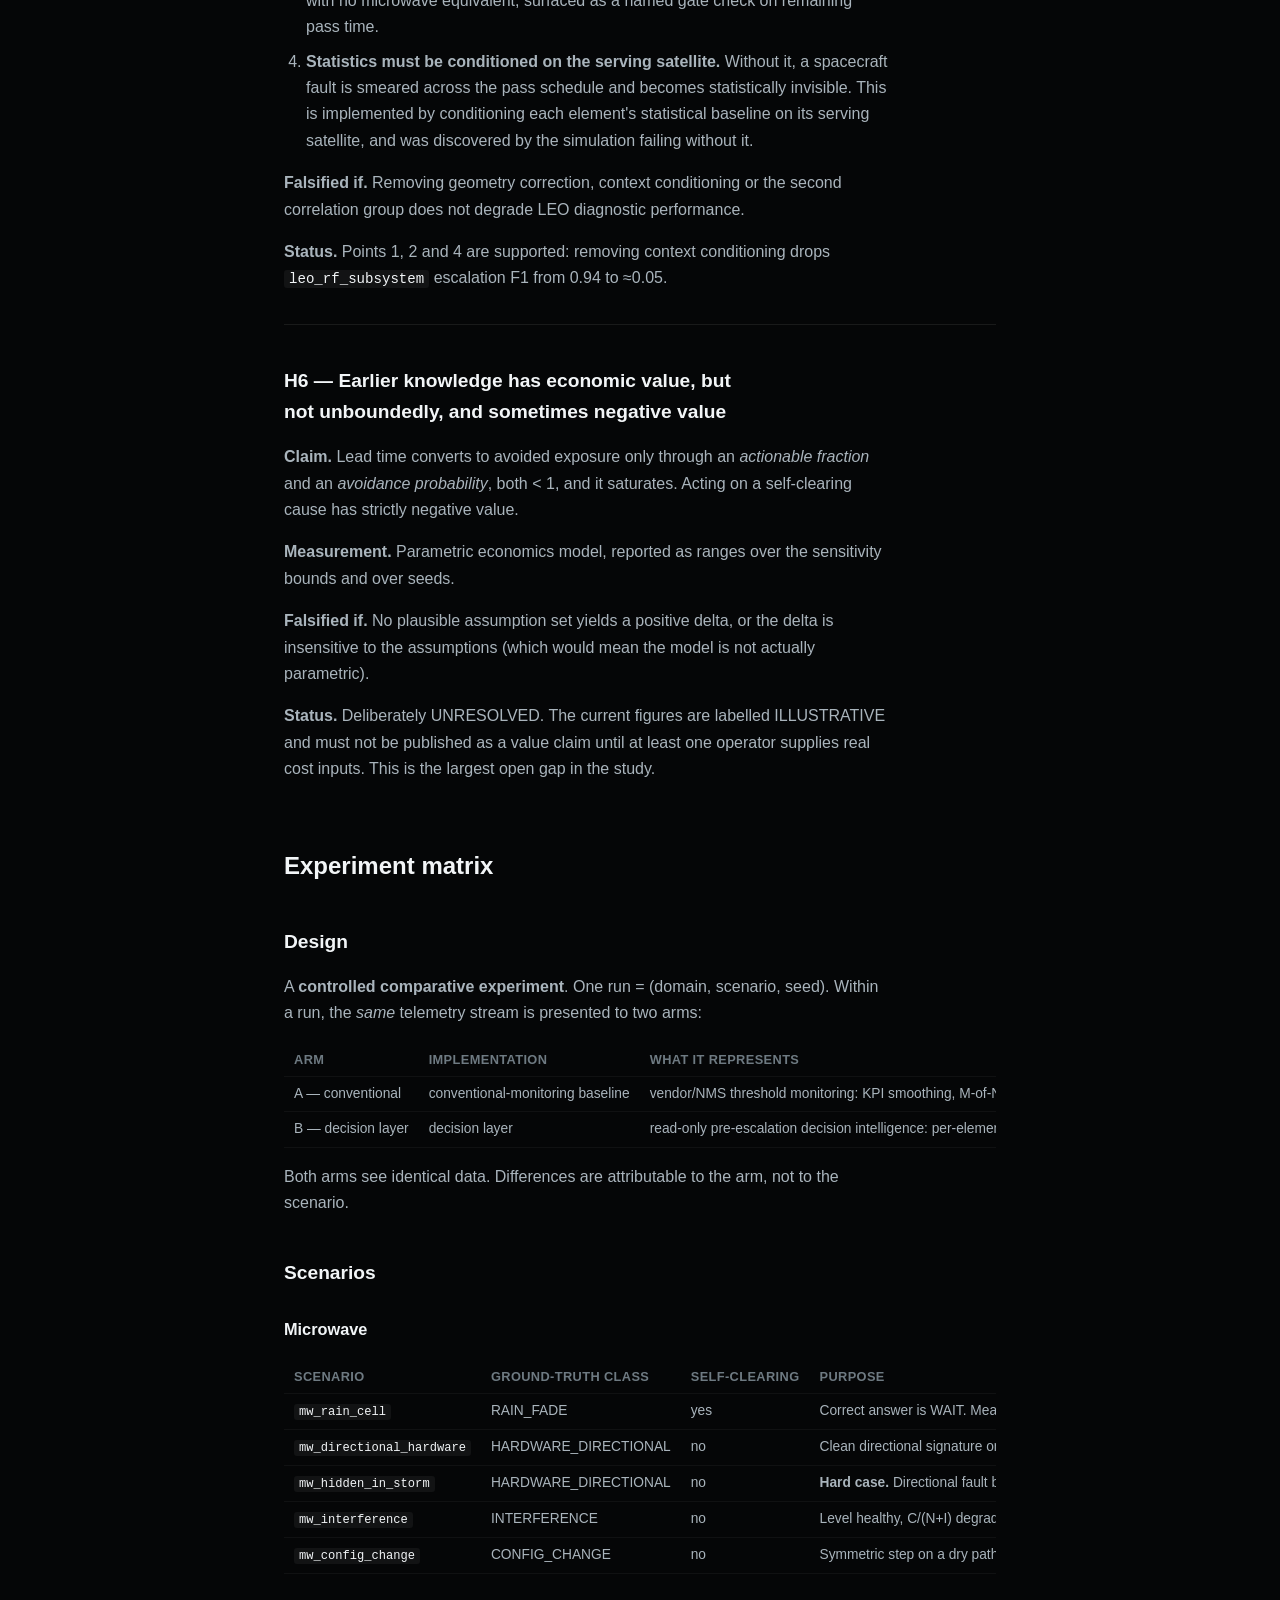
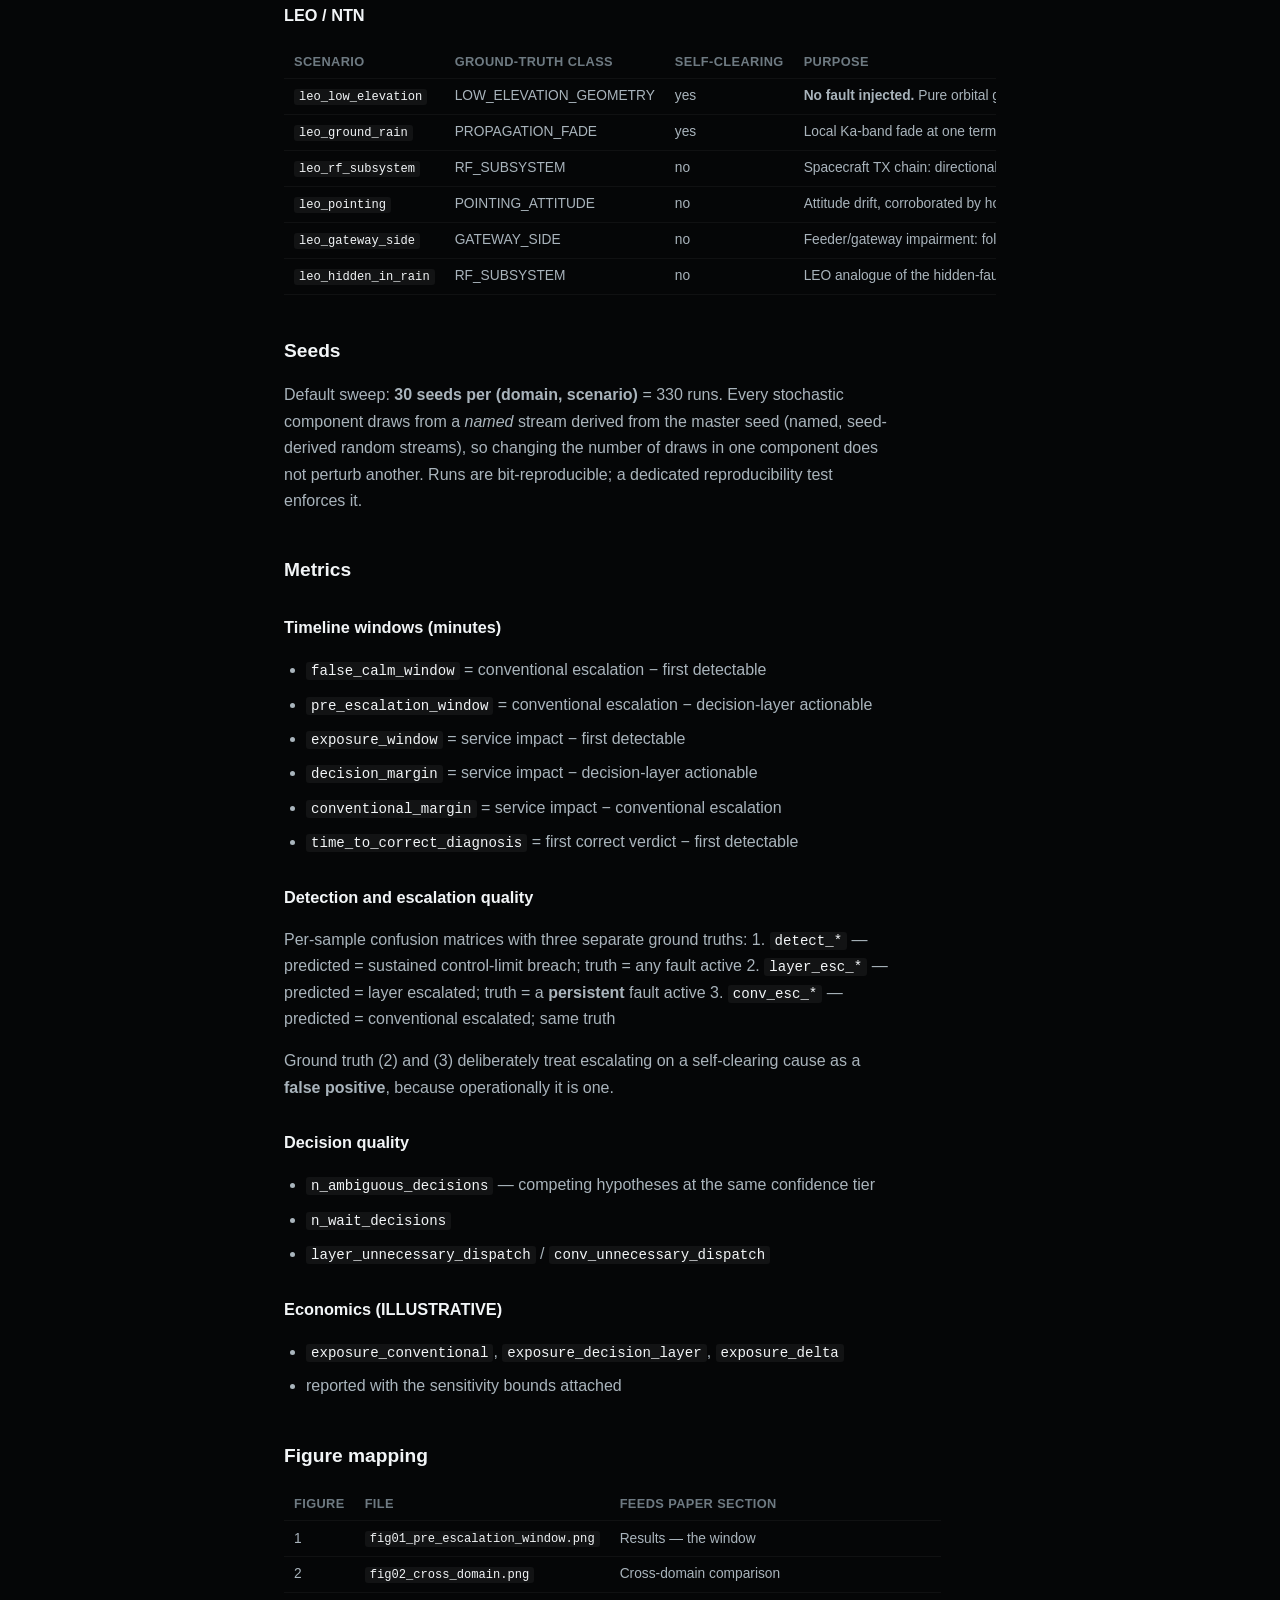
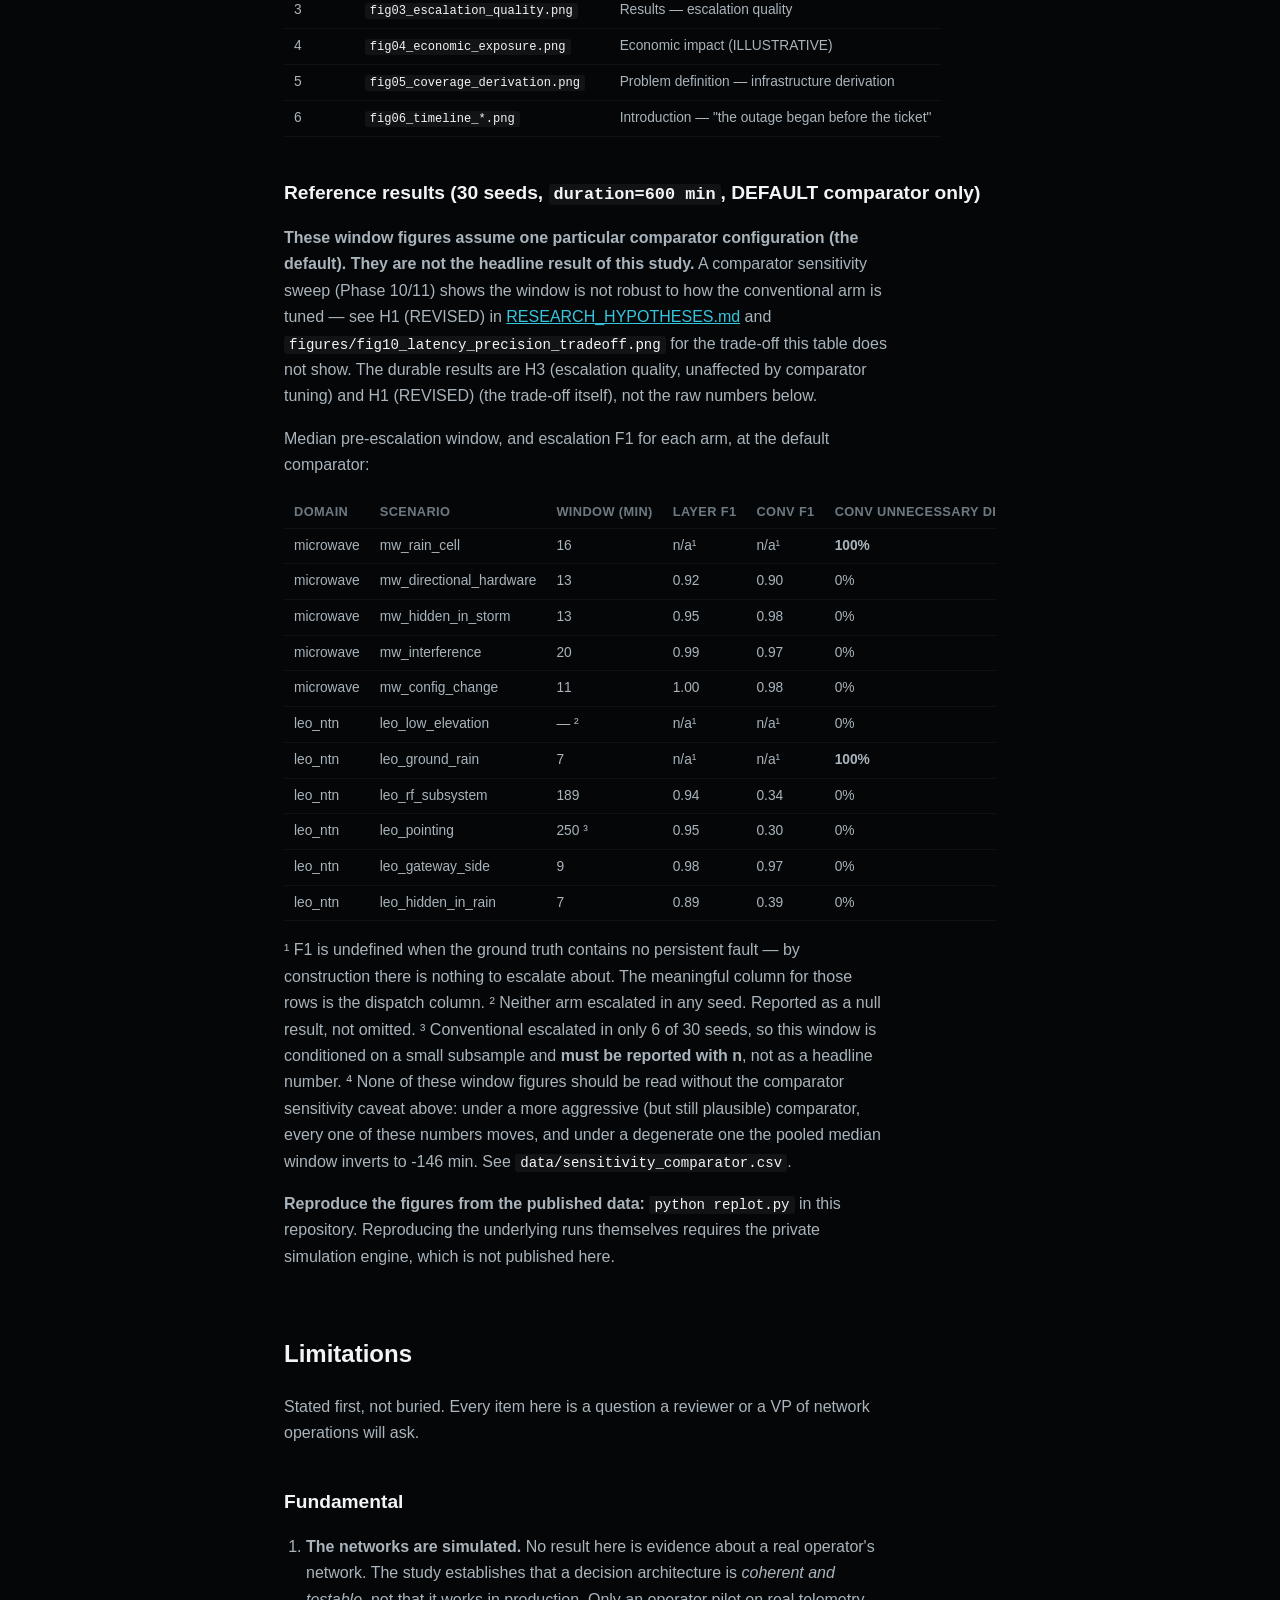
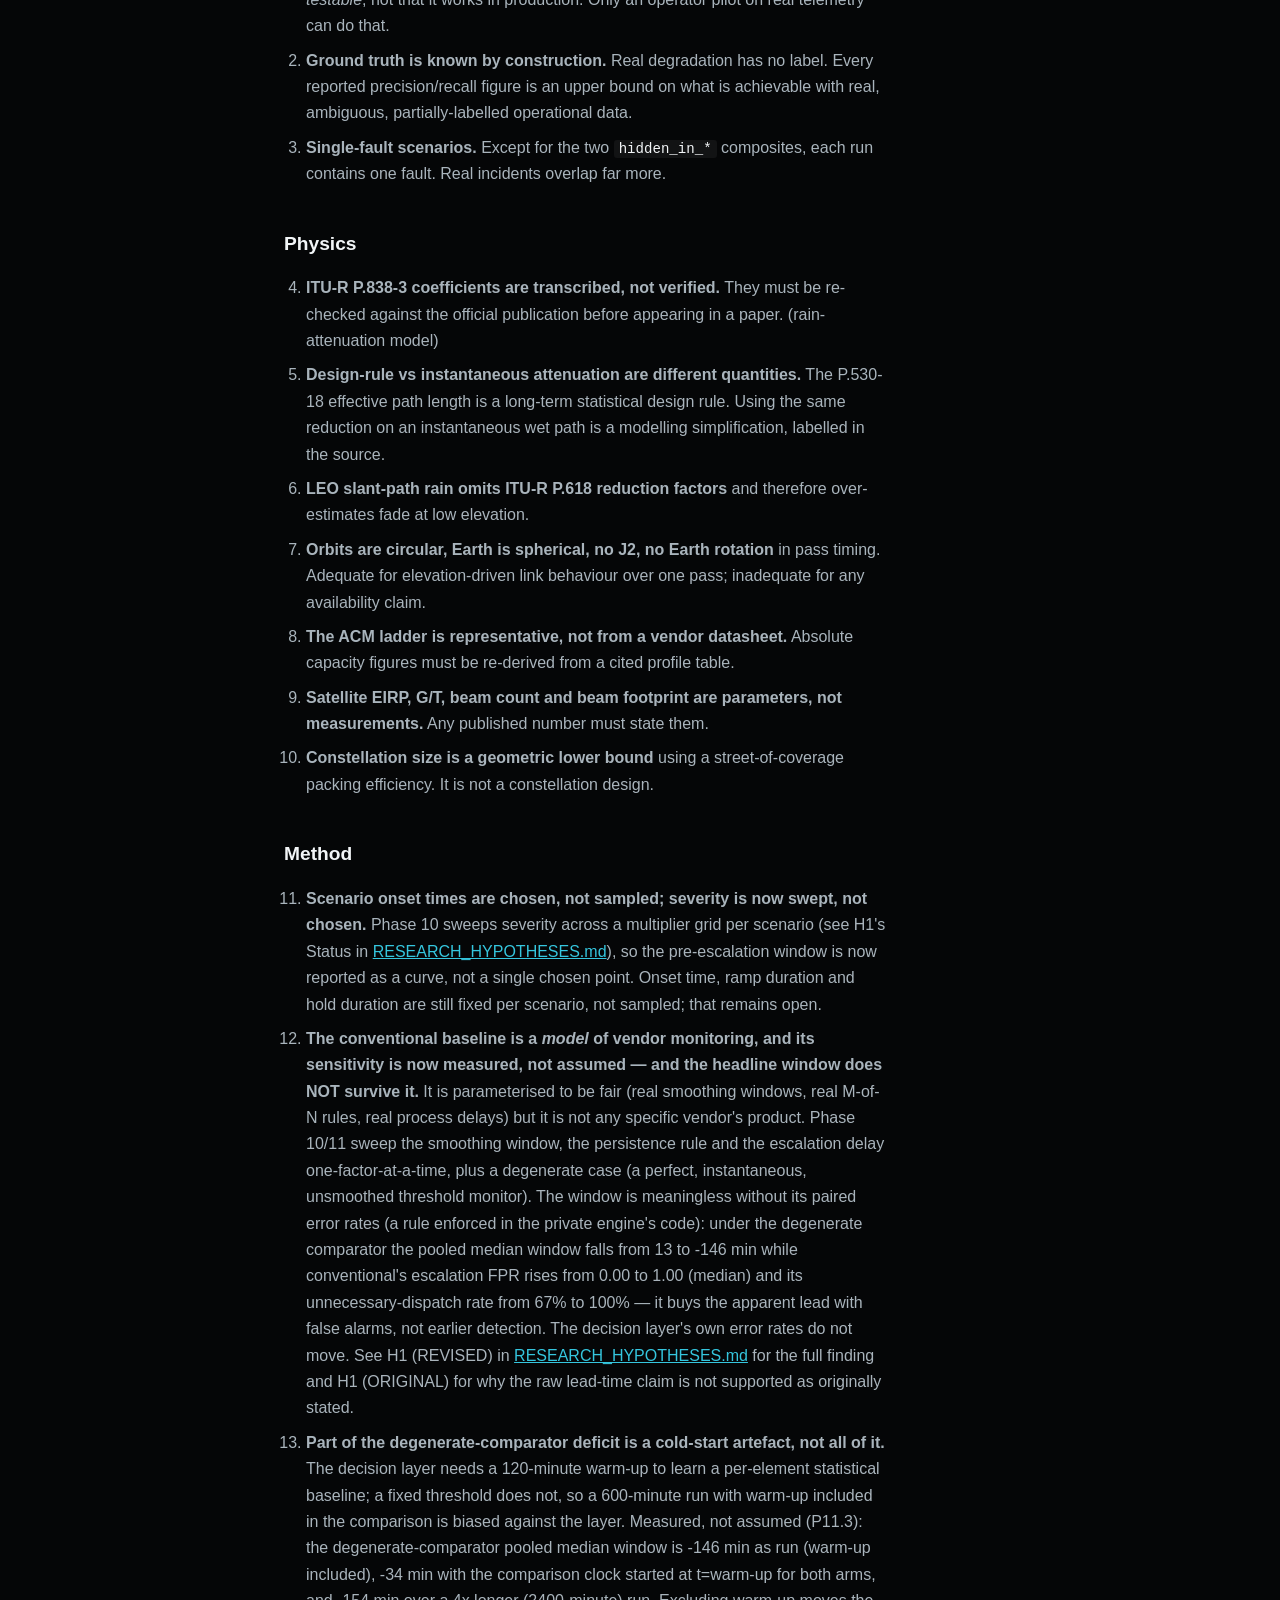
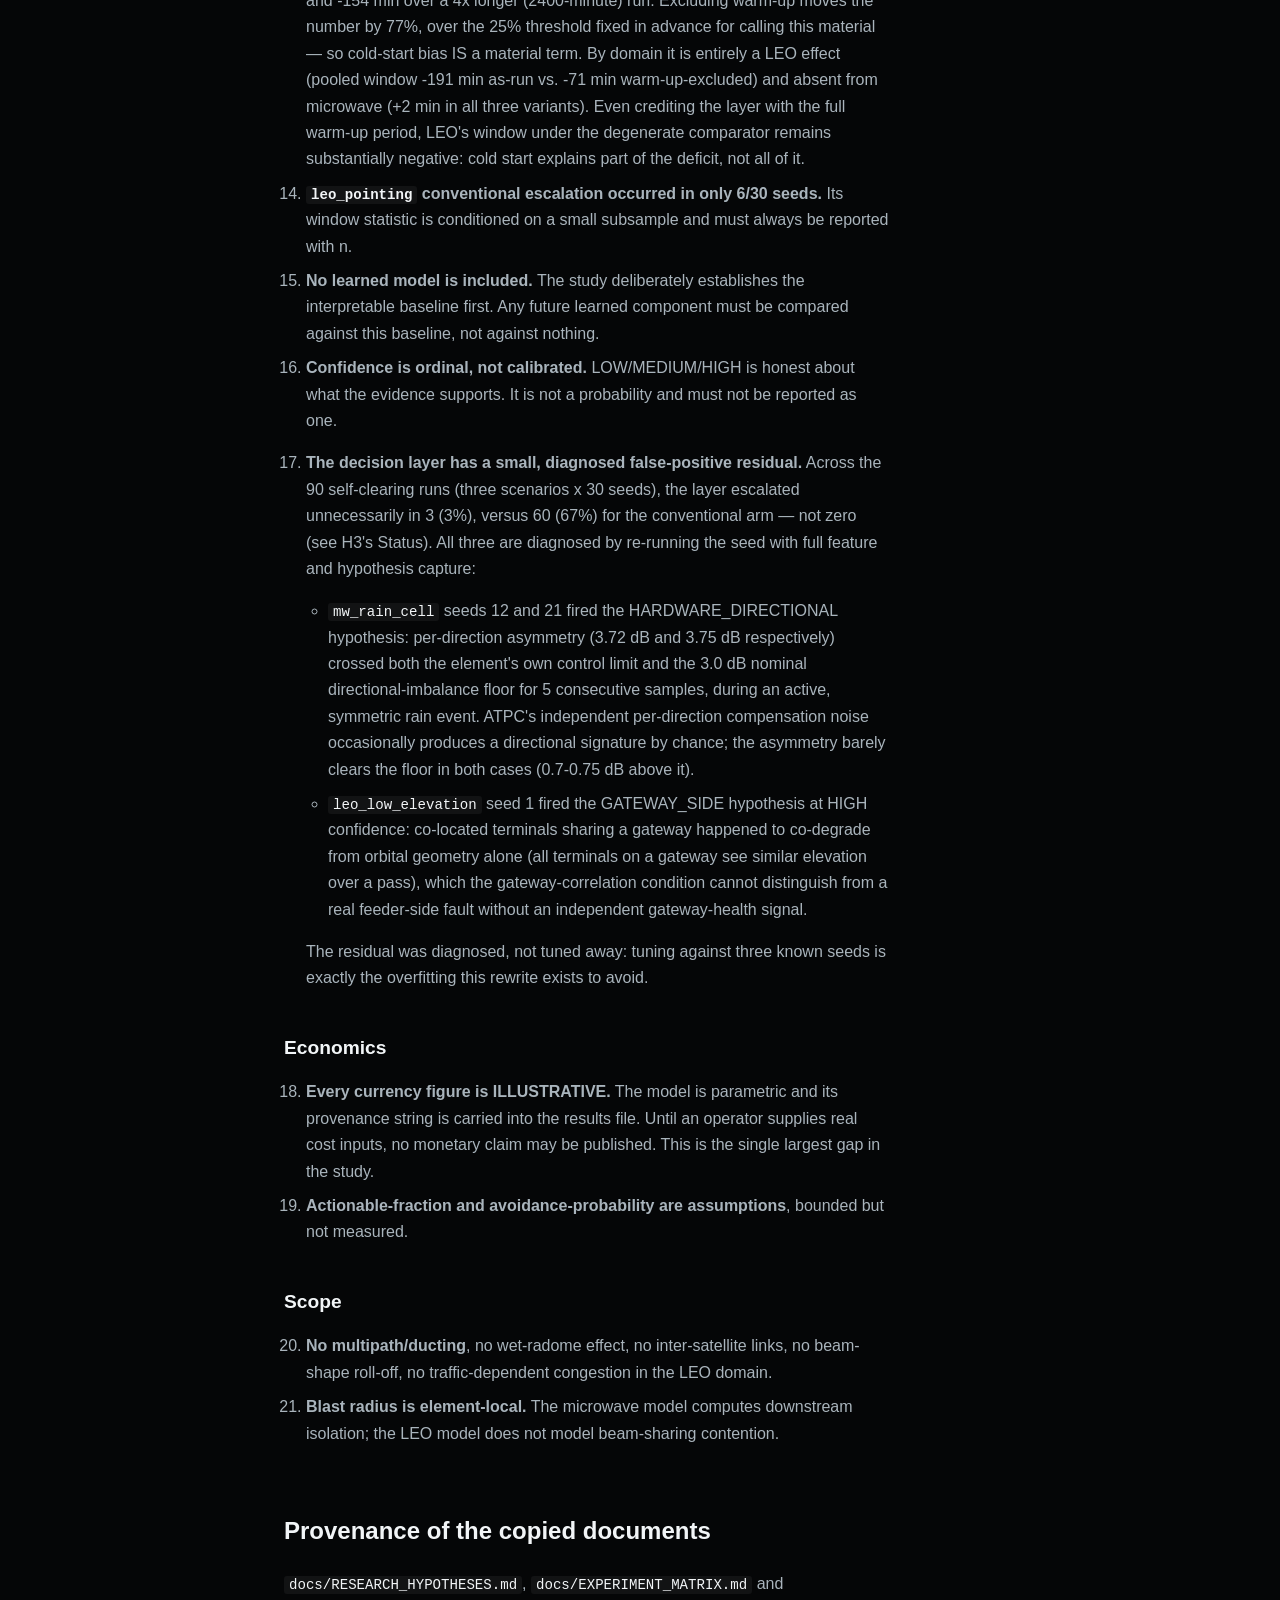
<file: versions/0.1.0/method/index.html>
<!doctype html>
<html lang="en">
<head>
<meta name="robots" content="noindex">
<meta charset="utf-8">
<meta name="viewport" content="width=device-width, initial-scale=1">
<title>Method — The Pre-Escalation Window</title>
<link rel="icon" href="data:,">
<meta name="description" content="Full method description, hypothesis cards, and limitations for the pre-escalation-window comparator sensitivity study.">
<link rel="stylesheet" href="../tokens.css">
<link rel="stylesheet" href="./method.css">
</head>
<body>
<div role="note" style="margin:0;padding:10px 16px;font:14px/1.45 system-ui,sans-serif;background:#1b1608;color:#f0e4c0;border-bottom:1px solid #8a7335"><strong>Archived version 0.1.0</strong> &mdash; a preserved copy of the first commit that contains the article, method and demo pages (the initial public artifact release is commit c9f4517) (036498b, 2026-08-18). Its results use the previous model version and predate the data-quality gate and the evidence-based VERIFY stage. Kept unchanged as historical record. <a style="color:#ffd76a" href="/">Current version</a> &middot; <a style="color:#ffd76a" href="https://github.com/AIDEdgeInc-Lab/pre-escalation-window-paper/blob/main/CORRECTIONS.md">What was corrected</a></div>

<div class="method-shell">
  <nav class="method-nav">
    <a href="../demo/">&larr; Back to the instrument</a>
    <a href="../article/">Read the paper</a>
  </nav>
  <header class="method-header">
    <p class="method-eyebrow">The Pre-Escalation Window</p>
    <h1>Method, Hypotheses &amp; Limitations</h1>
    <p class="method-banner">Simulated networks. Ground truth known by construction. No operator data. The simulation engine is not published; this page and the instrument it links from contain only published, derived results.</p>
  </header>
  <div class="method-toc">
    <a href="#method">Method</a>
    <a href="#research_hypotheses">Research Hypotheses</a>
    <a href="#experiment_matrix">Experiment Matrix</a>
    <a href="#limitations">Limitations</a>
    <a href="#provenance">Provenance</a>
  </div>
  <section class="method-section" id="method">
<h1>Method</h1>
<p>This describes what the decision layer does, at the level needed to interpret
the results, without publishing how it does it. The simulation engine and the
decision layer's implementation are not published — see
<a href="https://github.com/AIDEdgeInc-Lab/pre-escalation-window/blob/main/README.md#what-is-published-here--what-is-not">README.md</a>.</p>
<h2>The seven-stage pipeline</h2>
<p>Every recommendation the decision layer produces passes through the same
seven named stages:</p>
<pre><code>OBSERVE -&gt; DETECT -&gt; CORRELATE -&gt; DIAGNOSE -&gt; ESTIMATE DECISION RISK
        -&gt; WAIT / ESCALATE / RECOMMEND ACTION -&gt; VERIFY
</code></pre>
<ul>
<li><strong>OBSERVE</strong> — feature extraction from telemetry and peer-group context.</li>
<li><strong>DETECT</strong> — is the element outside its own statistical control limits,
  sustained (not a single noisy sample)?</li>
<li><strong>CORRELATE</strong> — does the anomaly co-occur with peer elements in the same
  correlation group, or is it isolated to one element?</li>
<li><strong>DIAGNOSE</strong> — evidence-based differential diagnosis across candidate
  fault classes (see "Hypothesis cards" below).</li>
<li><strong>ESTIMATE DECISION RISK</strong> — what does acting cost if the diagnosis is
  wrong, given the blast radius of the affected element?</li>
<li><strong>WAIT / ESCALATE / RECOMMEND ACTION</strong> — the decision gate: a list of
  <em>named</em> checks, each with a pass/fail and a human-readable reason.</li>
<li><strong>VERIFY</strong> — did the recommendation hold up against what actually
  happened?</li>
</ul>
<p>The decision layer is read-only by construction: <code>RECOMMEND_ACTION</code> is a
recommendation carried to a human with its own audit trail, never an
actuation. There is no code path that writes to a network.</p>
<h2>Control limits</h2>
<p>Per-element control limits are Shewhart 3-sigma limits computed from a
<strong>robust baseline</strong>: the median and the median absolute deviation (MAD) of
the element's own history over a warm-up window, which is then frozen —
not a rolling window recomputed as new samples arrive — rather than a fixed
vendor threshold or a population mean. Median/MAD is used specifically
because it is not distorted by the fault itself once a fault is already in
progress, which a mean-based baseline is; freezing the baseline after
warm-up is what makes that property hold for the whole run, not just for
the first sample of a fault.</p>
<h2>Two LEO-specific method choices</h2>
<p>Two aspects of the method differ between domains and are worth stating
explicitly, since they are the reason LEO/NTN is not simply "microwave with
a longer path" (see <code>H5</code> in
<a href="#research_hypotheses">RESEARCH_HYPOTHESES.md</a>):</p>
<ul>
<li><strong>Geometry correction.</strong> For LEO, the geometry-predicted component of
  received level — the part explained by elevation angle changing
  continuously over a pass — is removed before anything is treated as
  anomalous. A fixed threshold, or a control limit computed without this
  correction, alarms on healthy orbital geometry; this is what lets the
  layer avoid escalating on every pass the way a naive comparator does.</li>
<li><strong>Context-conditioned baselines.</strong> Statistical baselines are conditioned
  on the serving context — for LEO, the serving satellite — because a
  terminal's link statistics are only comparable against observations taken
  under the same spacecraft. Without this, a spacecraft-side fault is
  smeared across the pass schedule and becomes statistically invisible.</li>
</ul>
<h2>Confidence is ordinal, not probabilistic</h2>
<p>The decision layer reports confidence as one of a small number of ordered
tiers (e.g. LOW / MEDIUM / HIGH). This is deliberate: the evidence a
telemetry stream can supply supports an ordering of certainty, not a
calibrated probability. A confidence tier must never be read or reported as
a probability of correctness.</p>
<h2>Hypothesis cards</h2>
<p>Each candidate fault class is represented as a <strong>condition card</strong> with three
kinds of condition evaluated against the extracted features:</p>
<ul>
<li><strong>required</strong> conditions — must all hold for the hypothesis to be
  considered at all; together they define the fault's physical signature.</li>
<li><strong>supporting</strong> conditions — corroborate the hypothesis and raise
  confidence, but never create a verdict by themselves.</li>
<li><strong>refuting</strong> conditions — take the hypothesis off the table entirely.</li>
</ul>
<p>When two hypotheses reach the same top confidence tier, the result is
reported as <code>AMBIGUOUS</code> rather than resolved by an arbitrary tie-break.
Ambiguity is treated as a measured outcome, not a failure mode — the count of
ambiguous decisions (<code>n_ambiguous_decisions</code>) is one of the reported metrics.</p>
<p>The specific conditions, their predicates and their thresholds are part of
the unpublished simulation engine.</p>
<h2>Both arms see identical telemetry</h2>
<p>Every run presents the <em>same</em> synthetic telemetry stream to two independent
arms — a modelled conventional vendor/NMS monitor and the Velorona decision
layer — so that any difference in outcome is attributable to the arm, not to
a difference in what each arm was shown. See
<a href="#experiment_matrix">EXPERIMENT_MATRIX.md</a> for the full experiment design.</p>
<h2>Metrics</h2>
<p>Metric definitions (timeline windows, detection/escalation confusion-matrix
metrics, decision-quality counts, and the illustrative economics model) are
defined in <a href="#experiment_matrix">EXPERIMENT_MATRIX.md</a>, which is adapted
from the internal research documentation (see
<a href="#provenance">PROVENANCE.md</a>). Every value referenced there is computed
from the run; none is hard-coded.</p>
</section>

  <section class="method-section" id="research_hypotheses">
<h1>Research hypotheses</h1>
<p>Each hypothesis states the measurement, the prediction, and <strong>the observation
that would falsify it</strong>. A hypothesis with no falsification condition is a
marketing claim.</p>
<hr />
<h2>H1 (ORIGINAL — NOT SUPPORTED) — A pre-escalation window exists and is measurable</h2>
<p><strong>Claim.</strong> For degradation with a finite ramp, there is a non-zero interval
between the first sample that leaves the element's own statistical control
limits and the moment conventional threshold monitoring escalates.</p>
<p><strong>Measurement.</strong> <code>pre_escalation_window_min = t_conventional_escalation −
t_decision_layer_actionable</code>, per run, reported as median and IQR over seeds.</p>
<p><strong>Mechanism (not assumed — arithmetic).</strong> A rolling mean of window <em>W</em> lags a
linear ramp by ≈ <em>W</em>/2 samples. An M-of-N persistence rule adds ≈ <em>M</em> more.
A process delay adds its own. These are properties of the comparator, modelled
explicitly in the conventional-monitoring baseline.</p>
<p><strong>Falsified if.</strong> The median window is ≤ 0, or its IQR straddles 0, for the
majority of scenarios.</p>
<p><strong>Status (30 seeds, default comparator).</strong> Not falsified in isolation: median
7–20 min for scenarios where both arms escalate; 189–250 min for LEO
space-segment faults, where the conventional arm frequently never escalates
at all. <strong>But this falsification condition never anticipated being tested
against a comparator range, only against one chosen comparator — and against
that range, it fails.</strong></p>
<p><strong>Status, tested against the comparator range (Phase 10/11, 15 seeds per
config).</strong> NOT SUPPORTED AS STATED. A one-factor-at-a-time sweep of the
comparator's configuration moves the pooled median window only modestly on its own
(smoothing_window 1→10: 10→15 min; escalation_delay_min 0→15: 3→18 min;
persistence 1/1→4/5: 11→12 min) — but the DEGENERATE configuration
(smoothing_window=1, persistence 1-of-1, escalation_delay_min=0
simultaneously: a perfect, instantaneous, unsmoothed threshold monitor,
better than any real NMS) collapses the pooled median window from <strong>13 min
to -146 min</strong> (window paired with its error rates, as this study now
requires everywhere: conventional escalation FPR rises 0.00→1.00 median
[0.22→0.61 mean], conventional unnecessary-dispatch rises 67%→100%; the
decision layer's own numbers do not move at all — FPR ~0.00→~0.00,
unnecessary dispatch 4.4%→4.4%, F1 0.953→0.953). Per domain the degenerate
window is near zero for microwave (-2 to +8 min across all five scenarios)
and inverted for every LEO scenario (-155 to -225 min).</p>
<p>Part of that LEO deficit is a cold-start artefact, not measured, so this is
stated with the number attached rather than assumed away (P11.3, three ways
to report the same degenerate-comparator window, pooled median): with the
120-minute feature warm-up included as run, <strong>W_a = -146 min</strong>; with the
comparison clock started at t=warmup_min for both arms (warm-up excluded),
<strong>W_b = -34 min</strong>; over a 4x longer, 2400-minute run (warm-up 5% of the run
instead of 20%), <strong>W_c = -154 min</strong>. W_b differs from W_a by 77%, far outside
the 25% band fixed in advance for calling this a material term; W_c stays
within 5%. So: <strong>cold-start bias is a material term, and it does not
reverse the finding.</strong> By domain, the entire effect is in LEO (pooled window
-191 min as-run vs. -71 min with warm-up excluded — still deeply negative)
and none of it is in microwave (+2 min in all three variants, unaffected by
warm-up). Even crediting the layer with the full 120 minutes it could not
possibly have acted in, LEO's window under a perfect comparator remains
substantially negative.</p>
<p>The original H1 does not survive its own sensitivity analysis: its
falsification condition ("median window ≤ 0 for the majority of scenarios")
is met once tested against a comparator aggressive enough to be worth
publishing against, and even after removing the warm-up period's
contribution, the LEO domain's window under an idealised monitor stays
negative. The raw lead-time claim, as originally stated, is not supported.
See H1 (REVISED) below for the claim the evidence does support, and H3 for
the result that survives untouched. See <code>docs/LIMITATIONS.md</code> for the
comparator-sensitivity and cold-start items.</p>
<hr />
<h2>H1 (REVISED) — Detection latency and diagnostic precision trade off against each other for threshold monitoring, and the decision layer is not on that trade-off curve</h2>
<p><strong>Claim.</strong> A conventional threshold monitor's escalation latency can be
reduced arbitrarily by reducing smoothing, persistence and process delay, but
its false-positive rate and unnecessary-dispatch rate rise as it does. The
decision layer's error rates are invariant to that tuning.</p>
<p><strong>Measurement.</strong> The comparator sweep (<code>data/sensitivity_comparator.csv</code>):
pre-escalation window, escalation FPR, escalation F1 and unnecessary-dispatch
rate for both arms across the comparator grid
(<code>figures/fig10_latency_precision_tradeoff.png</code>).</p>
<p><strong>Falsified if.</strong> A comparator configuration exists that matches the
decision layer's false-positive and unnecessary-dispatch rates while
escalating at least as early — i.e. a point on the conventional curve at or
below the layer's escalation FPR and at or above the layer's window.</p>
<p><strong>Status.</strong> Not falsified. Across all 11 swept comparator configurations,
the conventional arm's escalation FPR ranges from 0.00 (default-like,
low-aggressiveness configurations) up to 1.00 (degenerate), and its window
moves accordingly, from modest positive values down to -146 min pooled. The
decision layer's escalation FPR does not move (~0.00 across every
configuration, since the comparator's configuration has no effect on it), and neither
does its unnecessary-dispatch rate (4.4%) or its escalation F1 (0.953). No
configuration on the conventional curve reaches the layer's combination of
near-zero FPR and a non-negative window simultaneously: the only
configurations with FPR near 0.00 are the least aggressive ones, which have
smaller (but still positive, for microwave and most scenarios) windows than
the layer offers under the default comparator, and the only configuration
with a window competitive with or exceeding the layer's absolute detection
speed (the degenerate case) buys it with FPR 1.00 and 100% unnecessary
dispatch. The trade-off is real and the layer sits off it, not on it.</p>
<p>This is the durable finding from Phase 10/11, alongside H3. It is a stronger
and more defensible claim than the original H1: it does not depend on which
comparator you assume, only on the shape of conventional monitoring's own
trade-off curve and on the layer not being subject to it.</p>
<hr />
<h2>H2 — Environmental and persistent causes are separable <em>before</em> the event ends</h2>
<p><strong>Claim.</strong> A propagation impairment is symmetric across both directions and
correlates with an independent environmental feed; a chain fault is directional
and does not. The two are separable while both are present.</p>
<p><strong>Measurement.</strong> Verdict correctness against ground truth on the
<code>*_hidden_in_*</code> scenarios, in which a directional fault begins <em>inside</em> an
active fade.</p>
<p><strong>Falsified if.</strong> The layer cannot distinguish the composite case above chance,
or only distinguishes it after the environmental event has cleared (which would
make it a trivial "wait and see" rule, not a diagnostic one).</p>
<p><strong>Status.</strong> Not falsified for microwave (<code>mw_hidden_in_storm</code>, layer escalation
F1 median 0.95). LEO composite case <code>leo_hidden_in_rain</code> reaches F1 0.89
against a conventional 0.39.</p>
<hr />
<h2>H3 — The correct decision is sometimes to do nothing, and that is measurable</h2>
<p><strong>Claim.</strong> For self-clearing causes, escalation is a <em>false positive</em> with a
real cost. An early-warning layer that cannot say WAIT is not an improvement.</p>
<p><strong>Measurement.</strong> <code>unnecessary_dispatch</code> — did the arm escalate on a scenario
whose ground-truth fault class is self-clearing?</p>
<p><strong>Falsified if.</strong> The decision layer escalates on <code>mw_rain_cell</code>,
<code>leo_ground_rain</code> or <code>leo_low_elevation</code> at a rate comparable to the
conventional arm.</p>
<p><strong>Status.</strong> Not falsified, with a measured residual. Across the 90
self-clearing runs (three scenarios x 30 seeds) the conventional arm
escalated unnecessarily in 60 (67%) — 30/30 on both rain scenarios — and the
decision layer in 3 (3%): two seeds of the microwave rain scenario and one
seed of the LEO low-elevation scenario. The residual is real and is reported
rather than suppressed; the layer is not claimed to be perfect on this
failure mode, only roughly an order of magnitude better than the comparator.
This remains the single most operationally relevant result in the study, and
it is not a lead-time result.</p>
<hr />
<h2>H4 — The decision problem generalises across domains; the physics does not</h2>
<p><strong>Claim.</strong> The same pipeline, the same feature vocabulary and the same
confidence scheme apply to microwave and LEO/NTN. Only the hypothesis cards and
the physics differ.</p>
<p><strong>Measurement.</strong> A single shared feature extractor, a single shared decision
layer and a single metric set are applied to both domains; only the physics
models and the hypothesis catalogue differ. Cross-domain distribution
comparison of window, time-to-diagnosis and ambiguity count.</p>
<p><strong>Falsified if.</strong> Either domain requires a bespoke decision pipeline, or the
shared abstraction has to be broken to make one domain work.</p>
<p><strong>Status.</strong> Not falsified — but see the important caveat in H5.</p>
<hr />
<h2>H5 — LEO adds discriminators that microwave does not have, and constraints it does not have</h2>
<p><strong>Claim.</strong> LEO is <em>not</em> microwave with a longer path.</p>
<ol>
<li><strong>Geometry is a legitimate cause of degradation.</strong> Elevation changes
   continuously; a fixed threshold alarms on healthy physics. Conventional
   monitoring generates false escalations every pass. The decision layer
   removes the geometry-predicted component before calling anything anomalous.</li>
<li><strong>Two independent correlation groups</strong> (serving satellite, serving gateway)
   versus microwave's one (adjacent links). This is a strictly richer
   space-versus-ground discriminator.</li>
<li><strong>A hard time constraint.</strong> "Can this wait for the next pass?" is a
   first-class question with no microwave equivalent, surfaced as a named gate
   check on remaining pass time.</li>
<li><strong>Statistics must be conditioned on the serving satellite.</strong> Without it, a
   spacecraft fault is smeared across the pass schedule and becomes
   statistically invisible. This is implemented by conditioning each
   element's statistical baseline on its serving satellite, and was
   discovered by the simulation failing without it.</li>
</ol>
<p><strong>Falsified if.</strong> Removing geometry correction, context conditioning or the
second correlation group does not degrade LEO diagnostic performance.</p>
<p><strong>Status.</strong> Points 1, 2 and 4 are supported: removing context conditioning
drops <code>leo_rf_subsystem</code> escalation F1 from 0.94 to ≈0.05.</p>
<hr />
<h2>H6 — Earlier knowledge has economic value, but not unboundedly, and sometimes negative value</h2>
<p><strong>Claim.</strong> Lead time converts to avoided exposure only through an <em>actionable
fraction</em> and an <em>avoidance probability</em>, both &lt; 1, and it saturates. Acting on
a self-clearing cause has strictly negative value.</p>
<p><strong>Measurement.</strong> Parametric economics model, reported as ranges over the
sensitivity bounds and over seeds.</p>
<p><strong>Falsified if.</strong> No plausible assumption set yields a positive delta, or the
delta is insensitive to the assumptions (which would mean the model is not
actually parametric).</p>
<p><strong>Status.</strong> Deliberately UNRESOLVED. The current figures are labelled
ILLUSTRATIVE and must not be published as a value claim until at least one
operator supplies real cost inputs. This is the largest open gap in the study.</p>
</section>

  <section class="method-section" id="experiment_matrix">
<h1>Experiment matrix</h1>
<h2>Design</h2>
<p>A <strong>controlled comparative experiment</strong>. One run = (domain, scenario, seed).
Within a run, the <em>same</em> telemetry stream is presented to two arms:</p>
<table>
<thead>
<tr>
<th>Arm</th>
<th>Implementation</th>
<th>What it represents</th>
</tr>
</thead>
<tbody>
<tr>
<td>A — conventional</td>
<td>conventional-monitoring baseline</td>
<td>vendor/NMS threshold monitoring: KPI smoothing, M-of-N persistence, escalation and ticket process delays, fixed thresholds against a nominal reference, no geometry model</td>
</tr>
<tr>
<td>B — decision layer</td>
<td>decision layer</td>
<td>read-only pre-escalation decision intelligence: per-element SPC control limits, peer-group correlation, evidence-based differential diagnosis, named gate checks</td>
</tr>
</tbody>
</table>
<p>Both arms see identical data. Differences are attributable to the arm, not to
the scenario.</p>
<h2>Scenarios</h2>
<h3>Microwave</h3>
<table>
<thead>
<tr>
<th>Scenario</th>
<th>Ground-truth class</th>
<th>Self-clearing</th>
<th>Purpose</th>
</tr>
</thead>
<tbody>
<tr>
<td><code>mw_rain_cell</code></td>
<td>RAIN_FADE</td>
<td>yes</td>
<td>Correct answer is WAIT. Measures unnecessary dispatch.</td>
</tr>
<tr>
<td><code>mw_directional_hardware</code></td>
<td>HARDWARE_DIRECTIONAL</td>
<td>no</td>
<td>Clean directional signature on a dry path.</td>
</tr>
<tr>
<td><code>mw_hidden_in_storm</code></td>
<td>HARDWARE_DIRECTIONAL</td>
<td>no</td>
<td><strong>Hard case.</strong> Directional fault begins inside an active fade.</td>
</tr>
<tr>
<td><code>mw_interference</code></td>
<td>INTERFERENCE</td>
<td>no</td>
<td>Level healthy, C/(N+I) degraded. Recommend spectrum scan, not a truck.</td>
</tr>
<tr>
<td><code>mw_config_change</code></td>
<td>CONFIG_CHANGE</td>
<td>no</td>
<td>Symmetric step on a dry path with a change-log entry.</td>
</tr>
</tbody>
</table>
<h3>LEO / NTN</h3>
<table>
<thead>
<tr>
<th>Scenario</th>
<th>Ground-truth class</th>
<th>Self-clearing</th>
<th>Purpose</th>
</tr>
</thead>
<tbody>
<tr>
<td><code>leo_low_elevation</code></td>
<td>LOW_ELEVATION_GEOMETRY</td>
<td>yes</td>
<td><strong>No fault injected.</strong> Pure orbital geometry. Measures false-positive behaviour.</td>
</tr>
<tr>
<td><code>leo_ground_rain</code></td>
<td>PROPAGATION_FADE</td>
<td>yes</td>
<td>Local Ka-band fade at one terminal.</td>
</tr>
<tr>
<td><code>leo_rf_subsystem</code></td>
<td>RF_SUBSYSTEM</td>
<td>no</td>
<td>Spacecraft TX chain: directional, common to all terminals on that satellite.</td>
</tr>
<tr>
<td><code>leo_pointing</code></td>
<td>POINTING_ATTITUDE</td>
<td>no</td>
<td>Attitude drift, corroborated by housekeeping telemetry.</td>
</tr>
<tr>
<td><code>leo_gateway_side</code></td>
<td>GATEWAY_SIDE</td>
<td>no</td>
<td>Feeder/gateway impairment: follows the gateway across handovers.</td>
</tr>
<tr>
<td><code>leo_hidden_in_rain</code></td>
<td>RF_SUBSYSTEM</td>
<td>no</td>
<td>LEO analogue of the hidden-fault case.</td>
</tr>
</tbody>
</table>
<h2>Seeds</h2>
<p>Default sweep: <strong>30 seeds per (domain, scenario)</strong> = 330 runs. Every stochastic
component draws from a <em>named</em> stream derived from the master seed
(named, seed-derived random streams), so changing the number of draws in one
component does not perturb another. Runs are bit-reproducible; a dedicated
reproducibility test enforces it.</p>
<h2>Metrics</h2>
<h3>Timeline windows (minutes)</h3>
<ul>
<li><code>false_calm_window</code> = conventional escalation − first detectable</li>
<li><code>pre_escalation_window</code> = conventional escalation − decision-layer actionable</li>
<li><code>exposure_window</code> = service impact − first detectable</li>
<li><code>decision_margin</code> = service impact − decision-layer actionable</li>
<li><code>conventional_margin</code> = service impact − conventional escalation</li>
<li><code>time_to_correct_diagnosis</code> = first correct verdict − first detectable</li>
</ul>
<h3>Detection and escalation quality</h3>
<p>Per-sample confusion matrices with three separate ground truths:
1. <code>detect_*</code> — predicted = sustained control-limit breach; truth = any fault active
2. <code>layer_esc_*</code> — predicted = layer escalated; truth = a <strong>persistent</strong> fault active
3. <code>conv_esc_*</code> — predicted = conventional escalated; same truth</p>
<p>Ground truth (2) and (3) deliberately treat escalating on a self-clearing cause
as a <strong>false positive</strong>, because operationally it is one.</p>
<h3>Decision quality</h3>
<ul>
<li><code>n_ambiguous_decisions</code> — competing hypotheses at the same confidence tier</li>
<li><code>n_wait_decisions</code></li>
<li><code>layer_unnecessary_dispatch</code> / <code>conv_unnecessary_dispatch</code></li>
</ul>
<h3>Economics (ILLUSTRATIVE)</h3>
<ul>
<li><code>exposure_conventional</code>, <code>exposure_decision_layer</code>, <code>exposure_delta</code></li>
<li>reported with the sensitivity bounds attached</li>
</ul>
<h2>Figure mapping</h2>
<table>
<thead>
<tr>
<th>Figure</th>
<th>File</th>
<th>Feeds paper section</th>
</tr>
</thead>
<tbody>
<tr>
<td>1</td>
<td><code>fig01_pre_escalation_window.png</code></td>
<td>Results — the window</td>
</tr>
<tr>
<td>2</td>
<td><code>fig02_cross_domain.png</code></td>
<td>Cross-domain comparison</td>
</tr>
<tr>
<td>3</td>
<td><code>fig03_escalation_quality.png</code></td>
<td>Results — escalation quality</td>
</tr>
<tr>
<td>4</td>
<td><code>fig04_economic_exposure.png</code></td>
<td>Economic impact (ILLUSTRATIVE)</td>
</tr>
<tr>
<td>5</td>
<td><code>fig05_coverage_derivation.png</code></td>
<td>Problem definition — infrastructure derivation</td>
</tr>
<tr>
<td>6</td>
<td><code>fig06_timeline_*.png</code></td>
<td>Introduction — "the outage began before the ticket"</td>
</tr>
</tbody>
</table>
<h2>Reference results (30 seeds, <code>duration=600 min</code>, DEFAULT comparator only)</h2>
<p><strong>These window figures assume one particular comparator configuration (the
default). They are not the headline result of this study.</strong> A comparator
sensitivity sweep (Phase 10/11) shows the window is not robust to how the
conventional arm is tuned — see H1 (REVISED) in
<a href="#research_hypotheses">RESEARCH_HYPOTHESES.md</a> and
<code>figures/fig10_latency_precision_tradeoff.png</code> for the trade-off this table
does not show. The durable results are H3 (escalation quality, unaffected by
comparator tuning) and H1 (REVISED) (the trade-off itself), not the raw
numbers below.</p>
<p>Median pre-escalation window, and escalation F1 for each arm, at the default
comparator:</p>
<table>
<thead>
<tr>
<th>Domain</th>
<th>Scenario</th>
<th>Window (min)</th>
<th>Layer F1</th>
<th>Conv F1</th>
<th>Conv unnecessary dispatch</th>
</tr>
</thead>
<tbody>
<tr>
<td>microwave</td>
<td>mw_rain_cell</td>
<td>16</td>
<td>n/a¹</td>
<td>n/a¹</td>
<td><strong>100%</strong></td>
</tr>
<tr>
<td>microwave</td>
<td>mw_directional_hardware</td>
<td>13</td>
<td>0.92</td>
<td>0.90</td>
<td>0%</td>
</tr>
<tr>
<td>microwave</td>
<td>mw_hidden_in_storm</td>
<td>13</td>
<td>0.95</td>
<td>0.98</td>
<td>0%</td>
</tr>
<tr>
<td>microwave</td>
<td>mw_interference</td>
<td>20</td>
<td>0.99</td>
<td>0.97</td>
<td>0%</td>
</tr>
<tr>
<td>microwave</td>
<td>mw_config_change</td>
<td>11</td>
<td>1.00</td>
<td>0.98</td>
<td>0%</td>
</tr>
<tr>
<td>leo_ntn</td>
<td>leo_low_elevation</td>
<td>— ²</td>
<td>n/a¹</td>
<td>n/a¹</td>
<td>0%</td>
</tr>
<tr>
<td>leo_ntn</td>
<td>leo_ground_rain</td>
<td>7</td>
<td>n/a¹</td>
<td>n/a¹</td>
<td><strong>100%</strong></td>
</tr>
<tr>
<td>leo_ntn</td>
<td>leo_rf_subsystem</td>
<td>189</td>
<td>0.94</td>
<td>0.34</td>
<td>0%</td>
</tr>
<tr>
<td>leo_ntn</td>
<td>leo_pointing</td>
<td>250 ³</td>
<td>0.95</td>
<td>0.30</td>
<td>0%</td>
</tr>
<tr>
<td>leo_ntn</td>
<td>leo_gateway_side</td>
<td>9</td>
<td>0.98</td>
<td>0.97</td>
<td>0%</td>
</tr>
<tr>
<td>leo_ntn</td>
<td>leo_hidden_in_rain</td>
<td>7</td>
<td>0.89</td>
<td>0.39</td>
<td>0%</td>
</tr>
</tbody>
</table>
<p>¹ F1 is undefined when the ground truth contains no persistent fault — by
construction there is nothing to escalate about. The meaningful column for
those rows is the dispatch column.
² Neither arm escalated in any seed. Reported as a null result, not omitted.
³ Conventional escalated in only 6 of 30 seeds, so this window is conditioned
on a small subsample and <strong>must be reported with n</strong>, not as a headline number.
⁴ None of these window figures should be read without the comparator
sensitivity caveat above: under a more aggressive (but still plausible)
comparator, every one of these numbers moves, and under a degenerate one the
pooled median window inverts to -146 min. See <code>data/sensitivity_comparator.csv</code>.</p>
<p><strong>Reproduce the figures from the published data:</strong> <code>python replot.py</code> in this
repository. Reproducing the underlying runs themselves requires the private
simulation engine, which is not published here.</p>
</section>

  <section class="method-section" id="limitations">
<h1>Limitations</h1>
<p>Stated first, not buried. Every item here is a question a reviewer or a VP of
network operations will ask.</p>
<h2>Fundamental</h2>
<ol>
<li><strong>The networks are simulated.</strong> No result here is evidence about a real
   operator's network. The study establishes that a decision architecture is
   <em>coherent and testable</em>, not that it works in production. Only an operator
   pilot on real telemetry can do that.</li>
<li><strong>Ground truth is known by construction.</strong> Real degradation has no label.
   Every reported precision/recall figure is an upper bound on what is
   achievable with real, ambiguous, partially-labelled operational data.</li>
<li><strong>Single-fault scenarios.</strong> Except for the two <code>hidden_in_*</code> composites,
   each run contains one fault. Real incidents overlap far more.</li>
</ol>
<h2>Physics</h2>
<ol start="4">
<li><strong>ITU-R P.838-3 coefficients are transcribed, not verified.</strong> They must be
   re-checked against the official publication before appearing in a paper.
   (rain-attenuation model)</li>
<li><strong>Design-rule vs instantaneous attenuation are different quantities.</strong> The
   P.530-18 effective path length is a long-term statistical design rule. Using
   the same reduction on an instantaneous wet path is a modelling
   simplification, labelled in the source.</li>
<li><strong>LEO slant-path rain omits ITU-R P.618 reduction factors</strong> and therefore
   over-estimates fade at low elevation.</li>
<li><strong>Orbits are circular, Earth is spherical, no J2, no Earth rotation</strong> in
   pass timing. Adequate for elevation-driven link behaviour over one pass;
   inadequate for any availability claim.</li>
<li><strong>The ACM ladder is representative, not from a vendor datasheet.</strong> Absolute
   capacity figures must be re-derived from a cited profile table.</li>
<li><strong>Satellite EIRP, G/T, beam count and beam footprint are parameters, not
   measurements.</strong> Any published number must state them.</li>
<li><strong>Constellation size is a geometric lower bound</strong> using a street-of-coverage
    packing efficiency. It is not a constellation design.</li>
</ol>
<h2>Method</h2>
<ol start="11">
<li><strong>Scenario onset times are chosen, not sampled; severity is now swept, not
    chosen.</strong> Phase 10 sweeps severity across a multiplier grid per scenario
    (see H1's Status in <a href="#research_hypotheses">RESEARCH_HYPOTHESES.md</a>), so
    the pre-escalation window is now reported as a curve, not a single chosen
    point. Onset time, ramp duration and hold duration are still fixed per
    scenario, not sampled; that remains open.</li>
<li><strong>The conventional baseline is a <em>model</em> of vendor monitoring, and its
    sensitivity is now measured, not assumed — and the headline window does
    NOT survive it.</strong> It is parameterised to be fair (real smoothing windows,
    real M-of-N rules, real process delays) but it is not any specific
    vendor's product. Phase 10/11 sweep the smoothing window, the persistence
    rule and the escalation delay one-factor-at-a-time, plus a degenerate
    case (a perfect, instantaneous, unsmoothed threshold monitor). The window
    is meaningless without its paired error rates (a rule enforced in the
    private engine's code): under the degenerate comparator the pooled
    median window falls from 13 to -146 min while conventional's escalation
    FPR rises from 0.00 to 1.00 (median) and its unnecessary-dispatch rate
    from 67% to 100% — it buys the apparent lead with false alarms, not
    earlier detection. The decision layer's own error rates do not move. See
    H1 (REVISED) in <a href="#research_hypotheses">RESEARCH_HYPOTHESES.md</a> for the
    full finding and H1 (ORIGINAL) for why the raw lead-time claim is not
    supported as originally stated.</li>
<li><strong>Part of the degenerate-comparator deficit is a cold-start artefact, not
    all of it.</strong> The decision layer needs a 120-minute warm-up to learn a
    per-element statistical baseline; a fixed threshold does not, so a
    600-minute run with warm-up included in the comparison is biased against
    the layer. Measured, not assumed (P11.3): the degenerate-comparator
    pooled median window is -146 min as run (warm-up included), -34 min with
    the comparison clock started at t=warm-up for both arms, and -154 min
    over a 4x longer (2400-minute) run. Excluding warm-up moves the number by
    77%, over the 25% threshold fixed in advance for calling this material —
    so cold-start bias IS a material term. By domain it is entirely a LEO
    effect (pooled window -191 min as-run vs. -71 min warm-up-excluded) and
    absent from microwave (+2 min in all three variants). Even crediting the
    layer with the full warm-up period, LEO's window under the degenerate
    comparator remains substantially negative: cold start explains part of
    the deficit, not all of it.</li>
<li><strong><code>leo_pointing</code> conventional escalation occurred in only 6/30 seeds.</strong> Its
    window statistic is conditioned on a small subsample and must always be
    reported with n.</li>
<li><strong>No learned model is included.</strong> The study deliberately establishes the
    interpretable baseline first. Any future learned component must be compared
    against this baseline, not against nothing.</li>
<li><strong>Confidence is ordinal, not calibrated.</strong> LOW/MEDIUM/HIGH is honest about
    what the evidence supports. It is not a probability and must not be
    reported as one.</li>
<li>
<p><strong>The decision layer has a small, diagnosed false-positive residual.</strong>
    Across the 90 self-clearing runs (three scenarios x 30 seeds), the layer
    escalated unnecessarily in 3 (3%), versus 60 (67%) for the conventional
    arm — not zero (see H3's Status). All three are diagnosed by re-running
    the seed with full feature and hypothesis capture:</p>
<ul>
<li><code>mw_rain_cell</code> seeds 12 and 21 fired the HARDWARE_DIRECTIONAL
  hypothesis: per-direction asymmetry (3.72 dB and 3.75 dB respectively)
  crossed both the element's own control limit and the 3.0 dB nominal
  directional-imbalance floor for 5 consecutive
  samples, during an active, symmetric rain event. ATPC's independent
  per-direction compensation noise occasionally produces a directional
  signature by chance; the asymmetry barely clears the floor in both
  cases (0.7-0.75 dB above it).</li>
<li><code>leo_low_elevation</code> seed 1 fired the GATEWAY_SIDE hypothesis at HIGH
  confidence: co-located terminals sharing a gateway happened to
  co-degrade from orbital geometry alone (all terminals on a gateway see
  similar elevation over a pass), which the gateway-correlation
  condition cannot distinguish from a real feeder-side fault without an
  independent gateway-health signal.</li>
</ul>
<p>The residual was diagnosed, not tuned away: tuning against three known
seeds is exactly the overfitting this rewrite exists to avoid.</p>
</li>
</ol>
<h2>Economics</h2>
<ol start="18">
<li><strong>Every currency figure is ILLUSTRATIVE.</strong> The model is parametric and its
    provenance string is carried into the results file. Until an operator
    supplies real cost inputs, no monetary claim may be published. This is the
    single largest gap in the study.</li>
<li><strong>Actionable-fraction and avoidance-probability are assumptions</strong>, bounded
    but not measured.</li>
</ol>
<h2>Scope</h2>
<ol start="20">
<li><strong>No multipath/ducting</strong>, no wet-radome effect, no inter-satellite links,
    no beam-shape roll-off, no traffic-dependent congestion in the LEO domain.</li>
<li><strong>Blast radius is element-local.</strong> The microwave model computes downstream
    isolation; the LEO model does not model beam-sharing contention.</li>
</ol>
</section>

  <section class="method-section" id="provenance">
<h1>Provenance of the copied documents</h1>
<p><code>docs/RESEARCH_HYPOTHESES.md</code>, <code>docs/EXPERIMENT_MATRIX.md</code> and
<code>docs/LIMITATIONS.md</code> are adapted from AID Edge Inc.'s internal research
repository (<code>velorona-research-v2</code>, private).</p>
<p><strong>The only changes made are:</strong>
1. <strong>removal of references to internal source files, modules, classes and
   commands that are not published in this repository</strong> — each replaced with
   a description of the thing it named rather than the path to it, or with a
   published-repository-relative reference where an equivalent published
   file exists (e.g. a private <code>results/...csv</code> path becomes the
   corresponding <code>data/...csv</code> path actually published here);
2. <strong>one cross-reference to <code>docs/RESEARCH_SIMULATION_V2_PLAN.md</code> removed
   outright</strong>, since that document is internal (architecture/audit) and is
   not published here at all — there is no published equivalent to point to;
3. <strong>framing additions in <code>docs/EXPERIMENT_MATRIX.md</code>'s reference-results
   table</strong> (a caveat paragraph and a fourth footnote) demoting it from a
   headline presentation to a comparator-scoped one, cross-referencing H1
   (REVISED) and <code>figures/fig10_latency_precision_tradeoff.png</code> — added, not
   substituted for existing text, because the original table's numbers are
   accurate only under one comparator configuration and the original
   document did not say so.</p>
<p>No claim, caveat, number or argument already present in the internal
documents was altered, added to, or removed on its own terms — case 3 above
adds a signpost to evidence that exists elsewhere in this same repository
(H1 (REVISED), <code>figures/fig10_latency_precision_tradeoff.png</code>,
<code>data/sensitivity_comparator.csv</code>), it does not change or dispute the
table's own numbers.</p>
<p>This file was regenerated in full for the Phase 10/11 update: the previous
version's before/after list is superseded by the complete list below, since
the three documents were refreshed from Repo A in their entirety rather than
patched incrementally.</p>
<p>The internal repository is private and its simulation engine is not
published. See the "What is published here / what is not" section of
<a href="https://github.com/AIDEdgeInc-Lab/pre-escalation-window/blob/main/README.md">README.md</a> and <a href="#method">METHOD.md</a> for what that boundary
covers.</p>
<h2>Every rewritten phrase</h2>
<h3><code>docs/RESEARCH_HYPOTHESES.md</code></h3>
<table>
<thead>
<tr>
<th>Before</th>
<th>After</th>
</tr>
</thead>
<tbody>
<tr>
<td><code>modelled explicitly in `monitoring/conventional.py`.</code></td>
<td>modelled explicitly in the conventional-monitoring baseline.</td>
</tr>
<tr>
<td><code>A one-factor-at-a-time sweep of `ConventionalConfig` moves the pooled median window</code></td>
<td>A one-factor-at-a-time sweep of the comparator's configuration moves the pooled median window</td>
</tr>
<tr>
<td><code>The comparator sweep (`experiments/sensitivity.py`, `results/sensitivity/sensitivity_comparator.csv`):</code></td>
<td>The comparator sweep (<code>data/sensitivity_comparator.csv</code>):</td>
</tr>
<tr>
<td><code>since `ConventionalConfig` has no effect on it</code></td>
<td>since the comparator's configuration has no effect on it</td>
</tr>
<tr>
<td><code>One `FeatureExtractor`, one `DecisionLayer`, one metric set, both domains.</code></td>
<td>A single shared feature extractor, a single shared decision layer and a single metric set are applied to both domains; only the physics models and the hypothesis catalogue differ.</td>
</tr>
<tr>
<td><code>This is implemented as `Observation.context_id` and was discovered by the simulation failing without it.</code></td>
<td>This is implemented by conditioning each element's statistical baseline on its serving satellite, and was discovered by the simulation failing without it.</td>
</tr>
<tr>
<td><code>Parametric model in `economics/model.py`, reported as ranges over the sensitivity bounds and over seeds.</code></td>
<td>Parametric economics model, reported as ranges over the sensitivity bounds and over seeds.</td>
</tr>
</tbody>
</table>
<h3><code>docs/EXPERIMENT_MATRIX.md</code></h3>
<table>
<thead>
<tr>
<th>Before</th>
<th>After</th>
</tr>
</thead>
<tbody>
<tr>
<td><code>\| A — conventional \| `monitoring/conventional.py` \| ...</code></td>
<td>| A — conventional | conventional-monitoring baseline | ...</td>
</tr>
<tr>
<td><code>\| B — decision layer \| `decision/` \| ...</code></td>
<td>| B — decision layer | decision layer | ...</td>
</tr>
<tr>
<td><code>### Microwave (`Domain.MICROWAVE`)</code></td>
<td>### Microwave</td>
</tr>
<tr>
<td><code>### LEO / NTN (`Domain.LEO_NTN`)</code></td>
<td>### LEO / NTN</td>
</tr>
<tr>
<td><code>(`core/rng.py`), so changing the number of draws in one component does not perturb another. Runs are bit-reproducible; `tests/test_reproducibility.py` enforces it.</code></td>
<td>(named, seed-derived random streams), so changing the number of draws in one component does not perturb another. Runs are bit-reproducible; a dedicated reproducibility test enforces it.</td>
</tr>
<tr>
<td><code>**Reproduce:** `velorona-research sweep --seeds 30 --out results`</code></td>
<td><strong>Reproduce the figures from the published data:</strong> <code>python replot.py</code> in this repository. Reproducing the underlying runs themselves requires the private simulation engine, which is not published here.</td>
</tr>
<tr>
<td><em>(nothing — new text)</em></td>
<td>A caveat paragraph before the reference-results table, and a fourth footnote, stating the table assumes the default comparator and pointing to H1 (REVISED) / <code>figures/fig10_latency_precision_tradeoff.png</code> / <code>data/sensitivity_comparator.csv</code>.</td>
</tr>
</tbody>
</table>
<h3><code>docs/LIMITATIONS.md</code></h3>
<table>
<thead>
<tr>
<th>Before</th>
<th>After</th>
</tr>
</thead>
<tbody>
<tr>
<td><code>(`physics/itu_rain.py`)</code></td>
<td>(rain-attenuation model)</td>
</tr>
<tr>
<td><code>Phase 10 (`experiments/sensitivity.py`) sweeps severity ... (see `docs/RESEARCH_SIMULATION_V2_PLAN.md` and H1's Status in `docs/RESEARCH_HYPOTHESES.md`)</code></td>
<td>Phase 10 sweeps severity ... (see H1's Status in <a href="#research_hypotheses">RESEARCH_HYPOTHESES.md</a>) — the <code>RESEARCH_SIMULATION_V2_PLAN.md</code> cross-reference is dropped outright, not rewritten, since that document is not published here</td>
</tr>
<tr>
<td><code>Phase 10/11 sweep `smoothing_window`, persistence and `escalation_delay_min` one-factor-at-a-time</code></td>
<td>Phase 10/11 sweep the smoothing window, the persistence rule and the escalation delay one-factor-at-a-time</td>
</tr>
<tr>
<td><code>The window is meaningless without its paired error rates (`metrics/reporting.require_window_with_error_rates`, enforced in code)</code></td>
<td>The window is meaningless without its paired error rates (a rule enforced in the private engine's code)</td>
</tr>
<tr>
<td><code>See H1 (REVISED) in `docs/RESEARCH_HYPOTHESES.md` for the full finding</code></td>
<td>See H1 (REVISED) in <a href="#research_hypotheses">RESEARCH_HYPOTHESES.md</a> for the full finding</td>
</tr>
<tr>
<td><code>the seed with full feature and hypothesis capture (`experiments/sensitivity.py::diagnose_residual`):</code></td>
<td>the seed with full feature and hypothesis capture:</td>
</tr>
<tr>
<td><code>the 3.0 dB nominal directional-imbalance floor (`ASYMMETRY_FLOOR_DB`) for 5 consecutive samples</code></td>
<td>the 3.0 dB nominal directional-imbalance floor for 5 consecutive samples</td>
</tr>
</tbody>
</table>
<p>The <code>### Microwave (Domain.MICROWAVE)</code> / <code>### LEO / NTN (Domain.LEO_NTN)</code>
headings and the <code>**Reproduce:**</code> line (both in <code>EXPERIMENT_MATRIX.md</code>) were
found during the original sweep of that document, in addition to the items
identified beforehand; the same rule was applied to them — name the thing,
not the file, module, class or command that only exists in the private
repository. <code>ASYMMETRY_FLOOR_DB</code> (in <code>LIMITATIONS.md</code>) is a named constant
from the private decision-rule engine and was removed on the same basis.</p>
</section>
  <footer class="method-footer">
    <p>Generated by <code>build_method_page.py</code> from <code>docs/*.md</code> — not retyped. Re-run to regenerate after any doc change.</p>
  </footer>
</div>
</body>
</html>
</file>
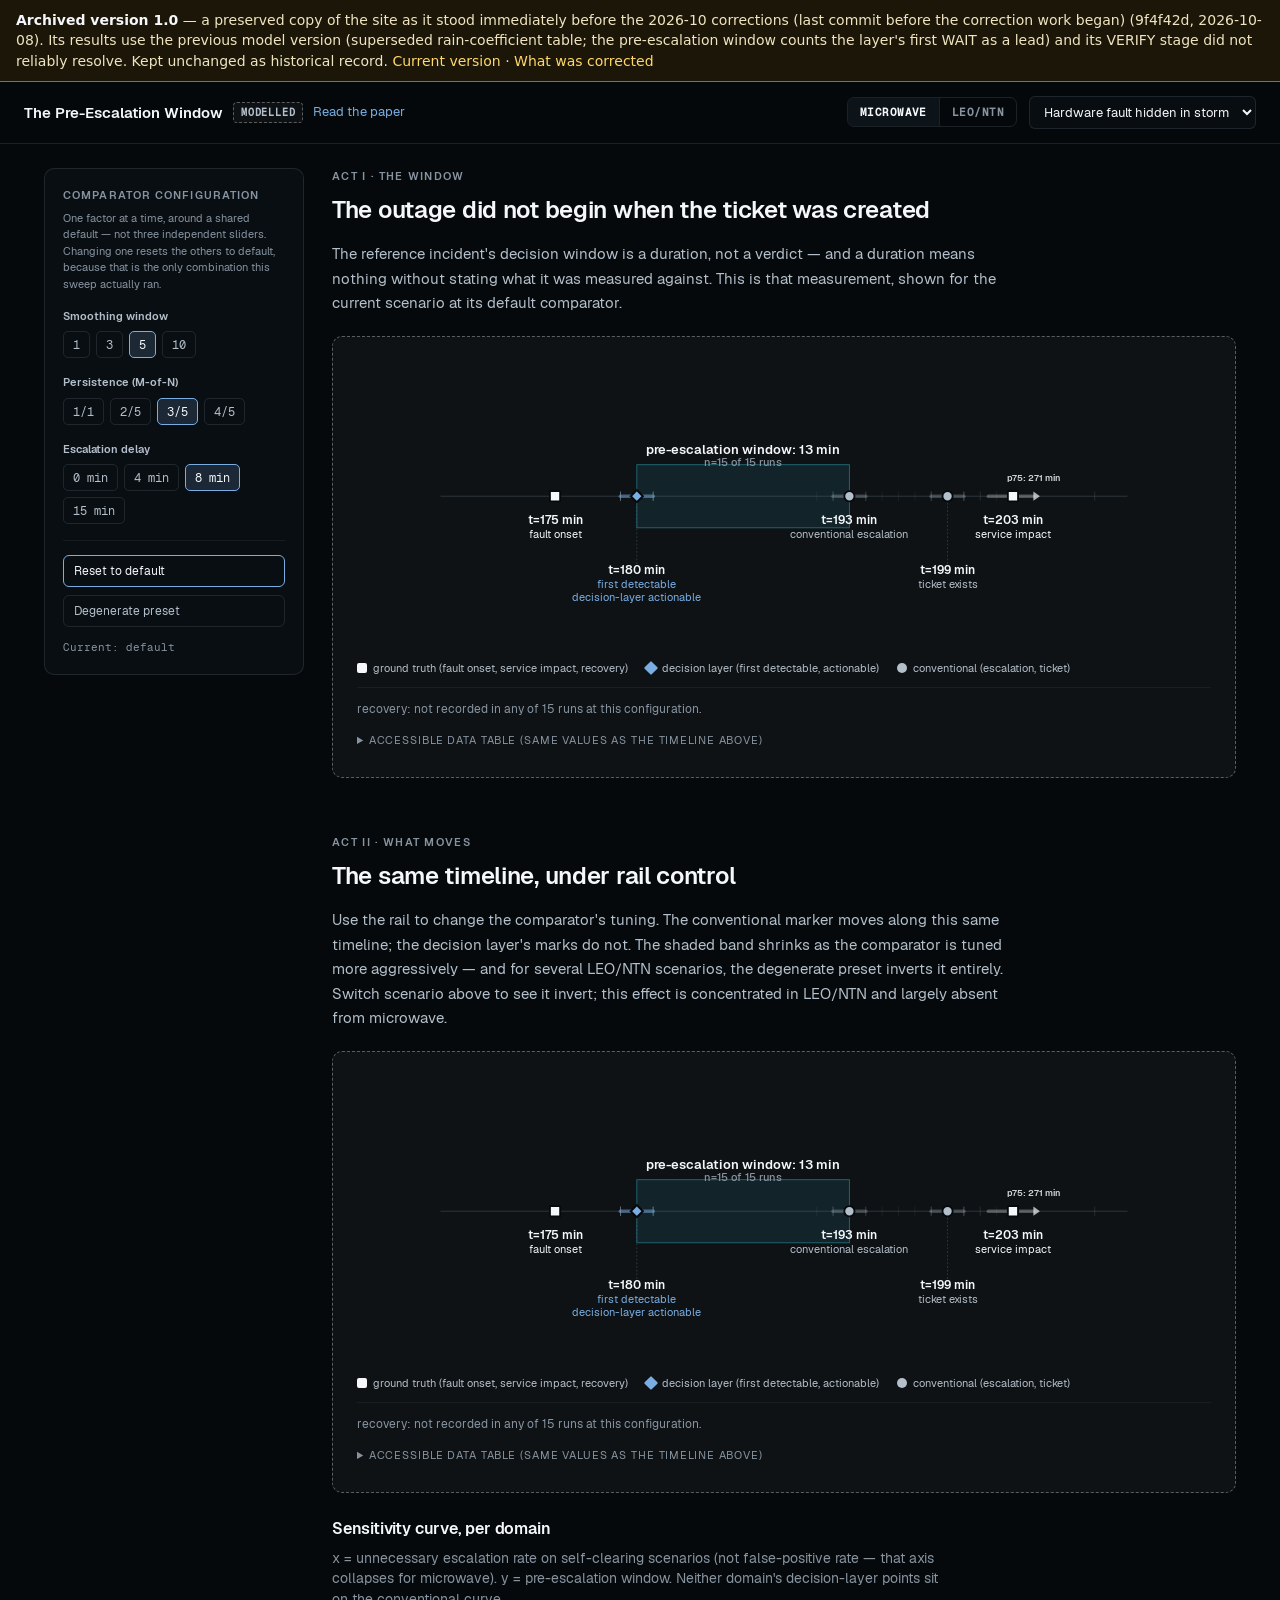
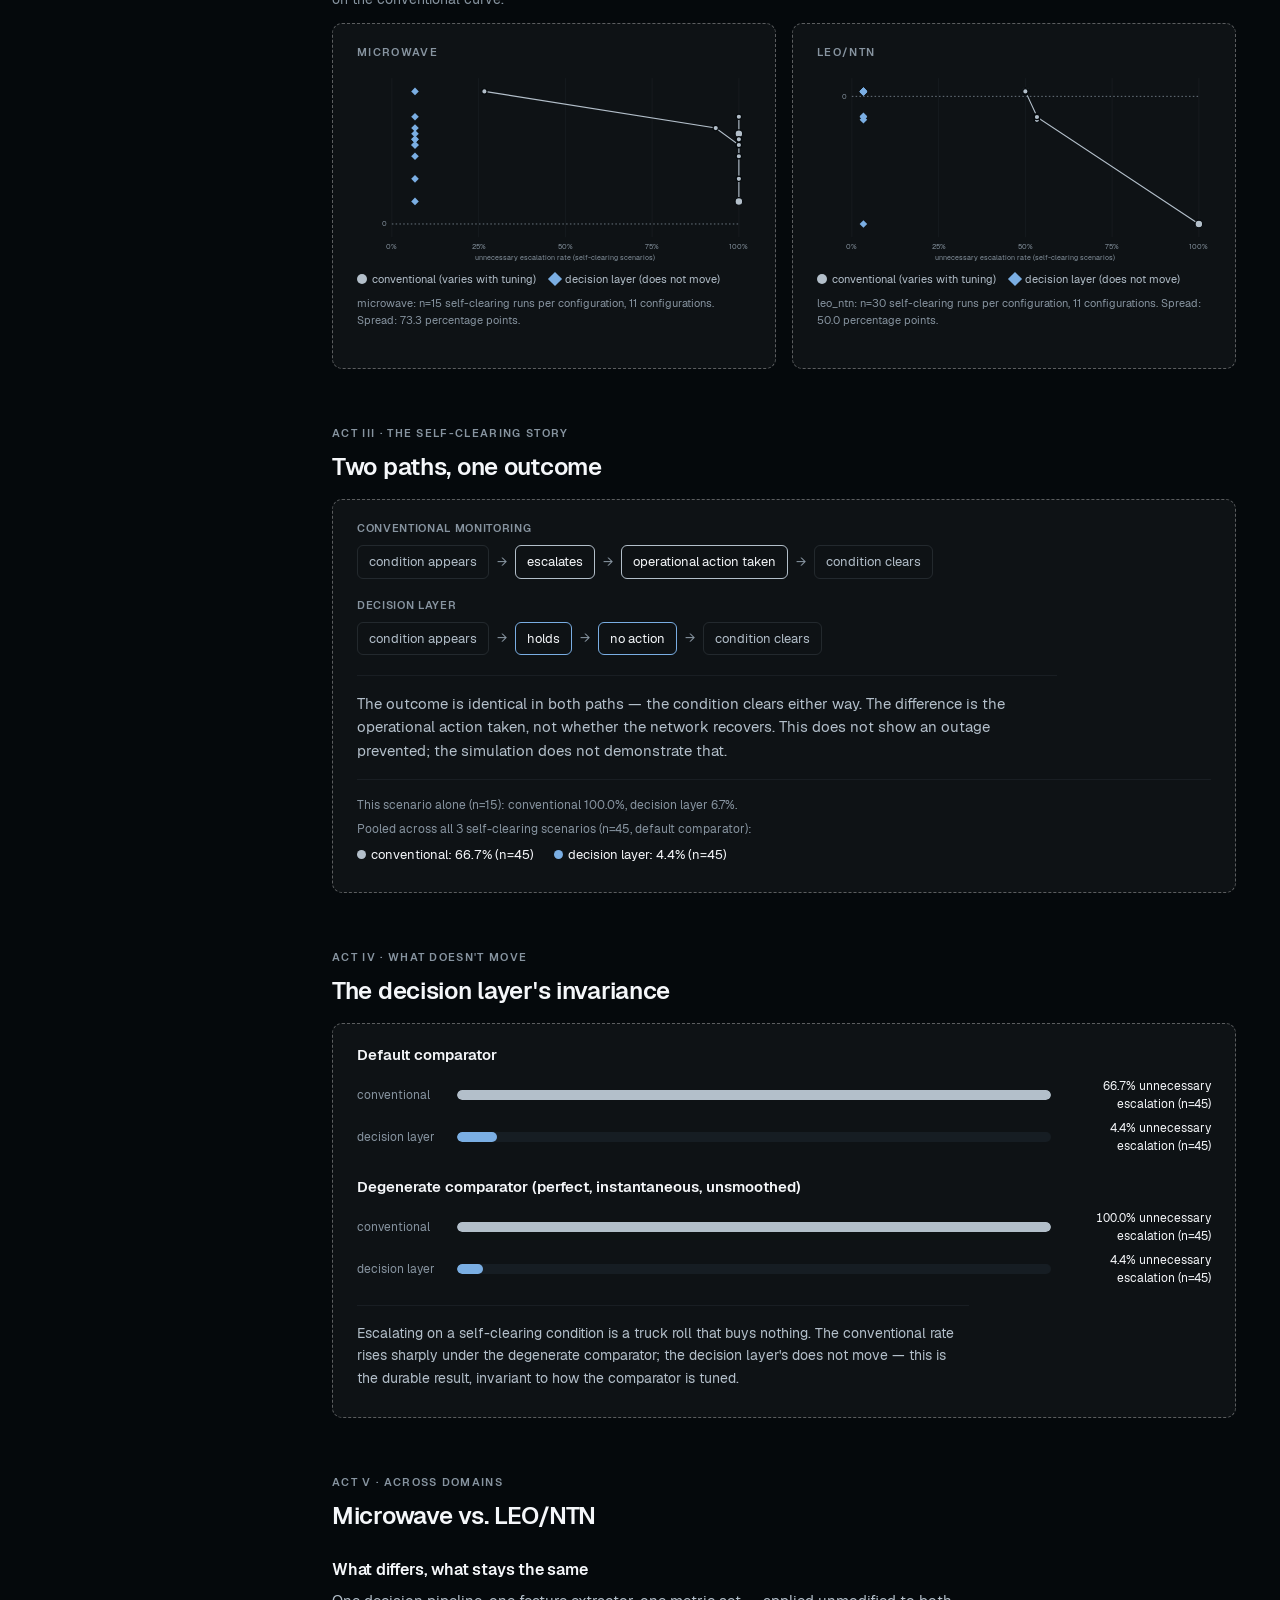
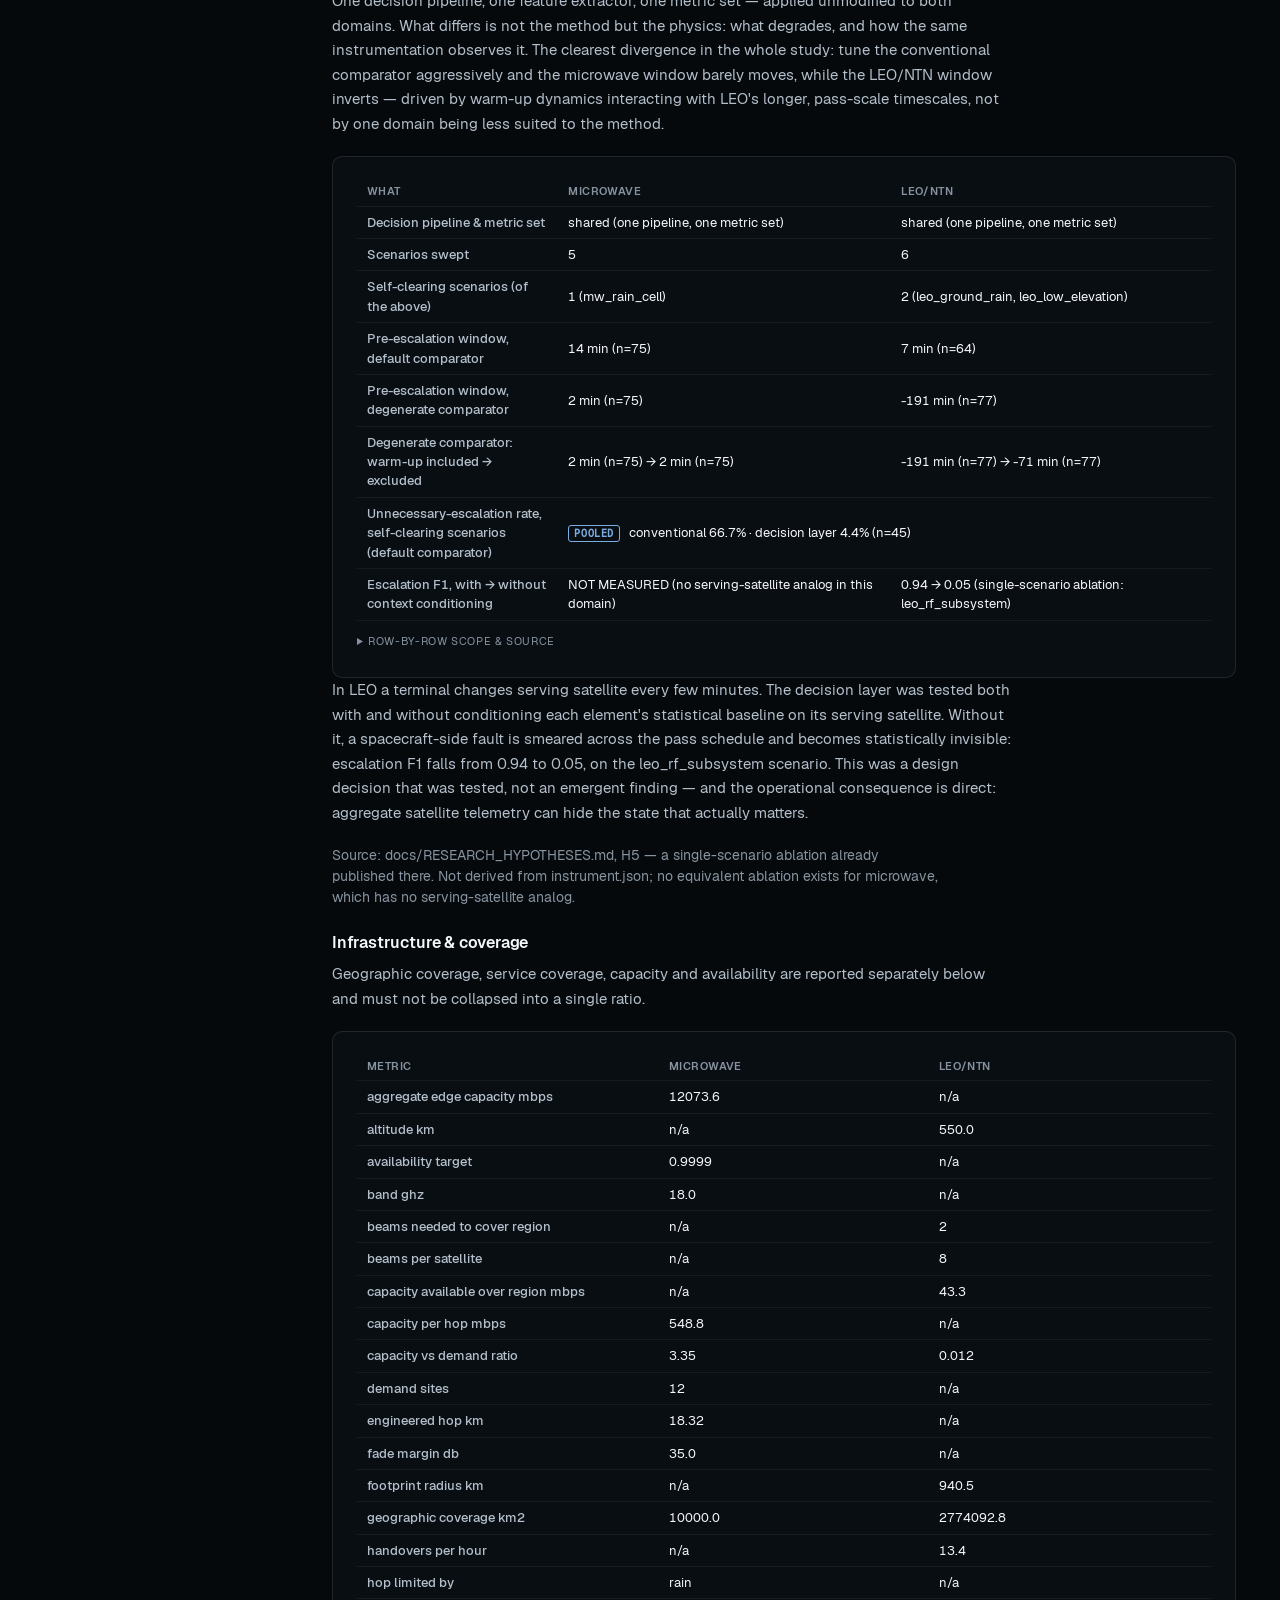
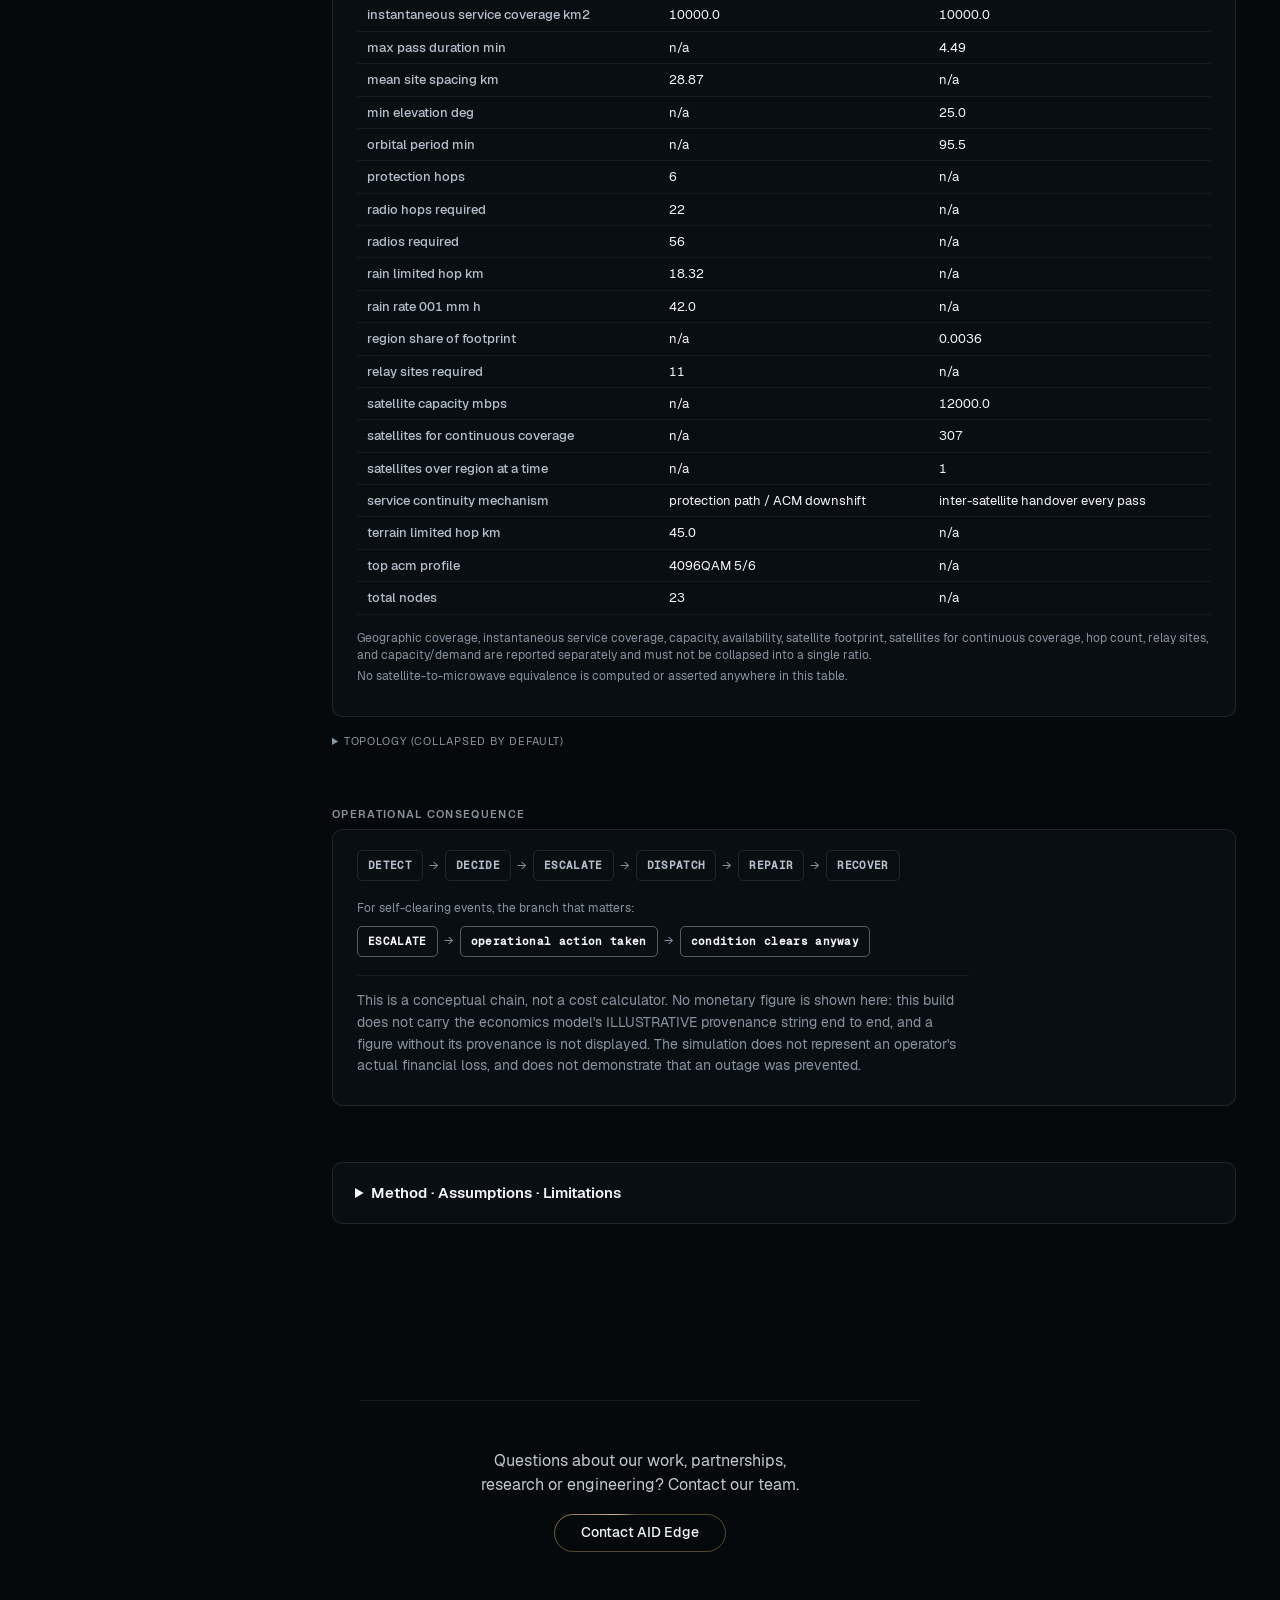
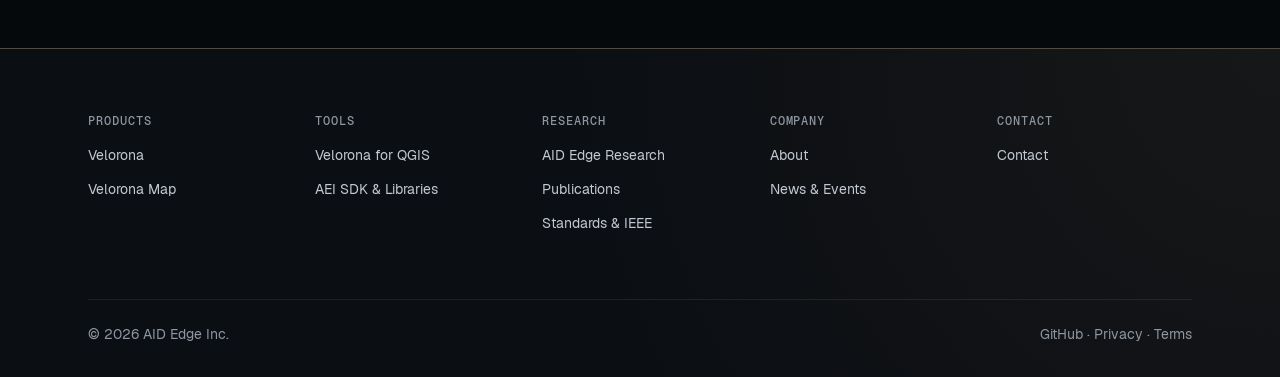
<file: versions/1.0/demo/index.html>
<!doctype html>
<html lang="en" data-brand="aidedge">
<head>
<meta name="robots" content="noindex">
<meta charset="utf-8">
<meta name="viewport" content="width=device-width, initial-scale=1">
<title>The Pre-Escalation Window | AID Edge Research</title>
<link rel="icon" href="data:,">
<meta name="description" content="A comparative decision-intelligence study of pre-escalation windows in terrestrial microwave backhaul and LEO/NTN. Research instrument, not a product page.">
<script type="application/ld+json">
{
  "@context": "https://schema.org",
  "@type": "WebApplication",
  "@id": "https://researchlab.aidedgeinc.com/demo/#instrument",
  "name": "The Pre-Escalation Window: interactive simulation",
  "url": "https://researchlab.aidedgeinc.com/demo/",
  "description": "A comparative decision-intelligence study of pre-escalation windows in terrestrial microwave backhaul and LEO/NTN. Research instrument, not a product page.",
  "operatingSystem": "Web browser",
  "isPartOf": {
    "@id": "https://researchlab.aidedgeinc.com/#research"
  },
  "publisher": {
    "@id": "https://aidedgeinc.com/#org"
  }
}
</script>
<link rel="stylesheet" href="../ui-tokens.css">
<link rel="stylesheet" href="../tokens.css">
<link rel="stylesheet" href="./instrument.css">
<link rel="stylesheet" href="../brand.css">
<link rel="stylesheet" href="../site-footer.css">
</head>
<body>
<div role="note" style="margin:0;padding:10px 16px;font:14px/1.45 system-ui,sans-serif;background:#1b1608;color:#f0e4c0;border-bottom:1px solid #8a7335"><strong>Archived version 1.0</strong> &mdash; a preserved copy of the site as it stood immediately before the 2026-10 corrections (last commit before the correction work began) (9f4f42d, 2026-10-08). Its results use the previous model version (superseded rain-coefficient table; the pre-escalation window counts the layer's first WAIT as a lead) and its VERIFY stage did not reliably resolve. Kept unchanged as historical record. <a style="color:#ffd76a" href="/">Current version</a> &middot; <a style="color:#ffd76a" href="https://github.com/AIDEdgeInc-Lab/pre-escalation-window-paper/blob/main/CORRECTIONS.md">What was corrected</a></div>

<div id="instrument-root"></div>
<section class="page-cta" aria-label="Contact">
  <div class="ui-wrap">
    <div class="page-cta-inner">
      <p class="page-cta-line">Questions about our work, partnerships, research or engineering? Contact our team.</p>
      <a class="btn-primary" href="https://aidedgeinc.com/contact/">Contact AID Edge</a>
    </div>
  </div>
</section>
<footer class="site-footer">
  <div class="ui-wrap">
    <div class="footer-cols"><nav class="footer-col" aria-label="Products"><h2 class="footer-heading">Products</h2><ul><li><a href="https://velorona.ai/">Velorona</a></li><li><a href="https://map.velorona.ai/">Velorona Map</a></li></ul></nav><nav class="footer-col" aria-label="Tools"><h2 class="footer-heading">Tools</h2><ul><li><a href="https://plugins.qgis.org/plugins/velorona/">Velorona for QGIS</a></li><li><a href="https://aidedgeinc.com/tools/#public-libraries">AEI SDK &amp; Libraries</a></li></ul></nav><nav class="footer-col" aria-label="Research"><h2 class="footer-heading">Research</h2><ul><li><a href="/versions/1.0/">AID Edge Research</a></li><li><a href="https://aidedgeinc.com/publications/">Publications</a></li><li><a href="https://aidedgeinc.com/research-lab/#standards-publications">Standards &amp; IEEE</a></li></ul></nav><nav class="footer-col" aria-label="Company"><h2 class="footer-heading">Company</h2><ul><li><a href="https://aidedgeinc.com/about/">About</a></li><li><a href="https://aidedgeinc.com/news-events/">News &amp; Events</a></li></ul></nav><nav class="footer-col" aria-label="Contact"><h2 class="footer-heading">Contact</h2><ul><li><a href="https://aidedgeinc.com/contact/">Contact</a></li></ul></nav></div>
    <div class="footer-bottom">
      <p class="footer-copyright">&copy; 2026 AID Edge Inc.</p>
      <p class="footer-legal"><a href="https://github.com/AIDEdgeInc-Lab">GitHub</a> &middot; <a href="https://aidedgeinc.com/privacy-policy/">Privacy</a> &middot; <a href="https://aidedgeinc.com/terms-of-use/">Terms</a></p>
    </div>
  </div>
</footer>
<script type="module" src="./instrument.js"></script>
</body>
</html>
</file>
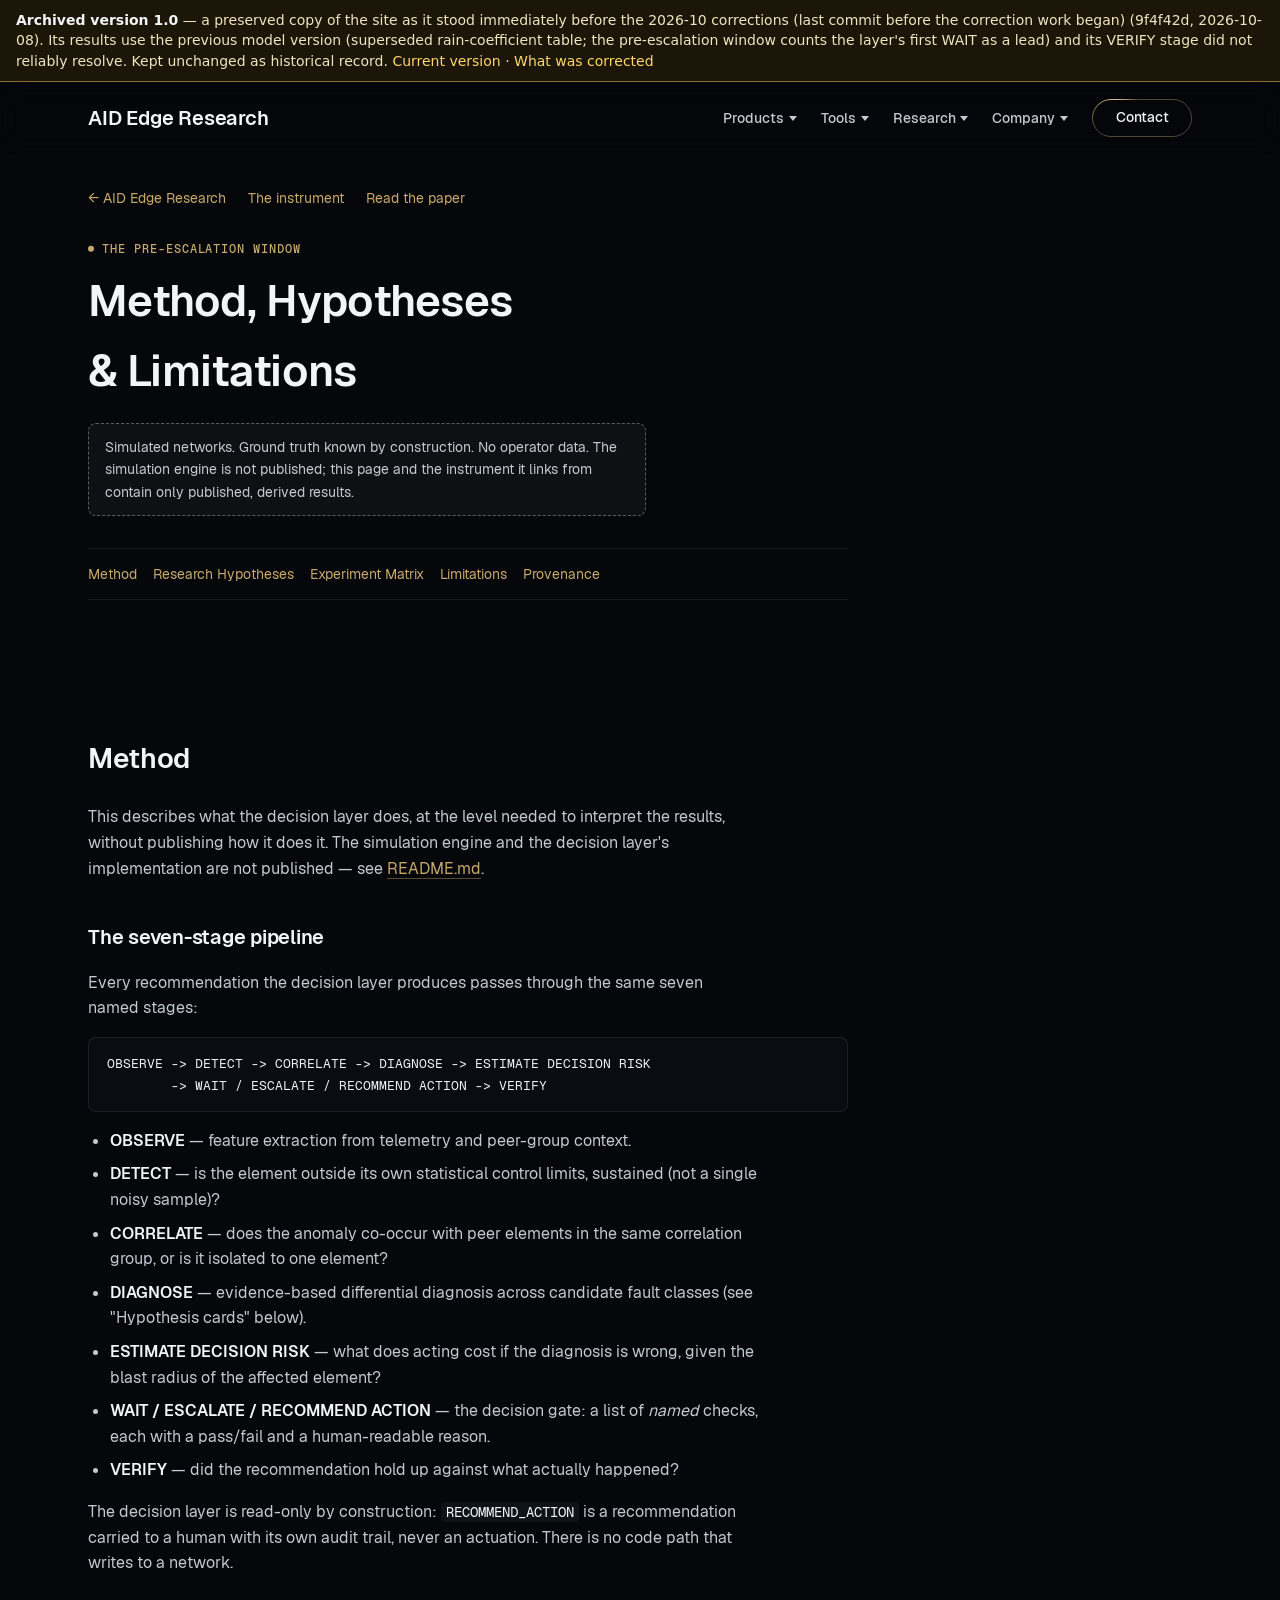
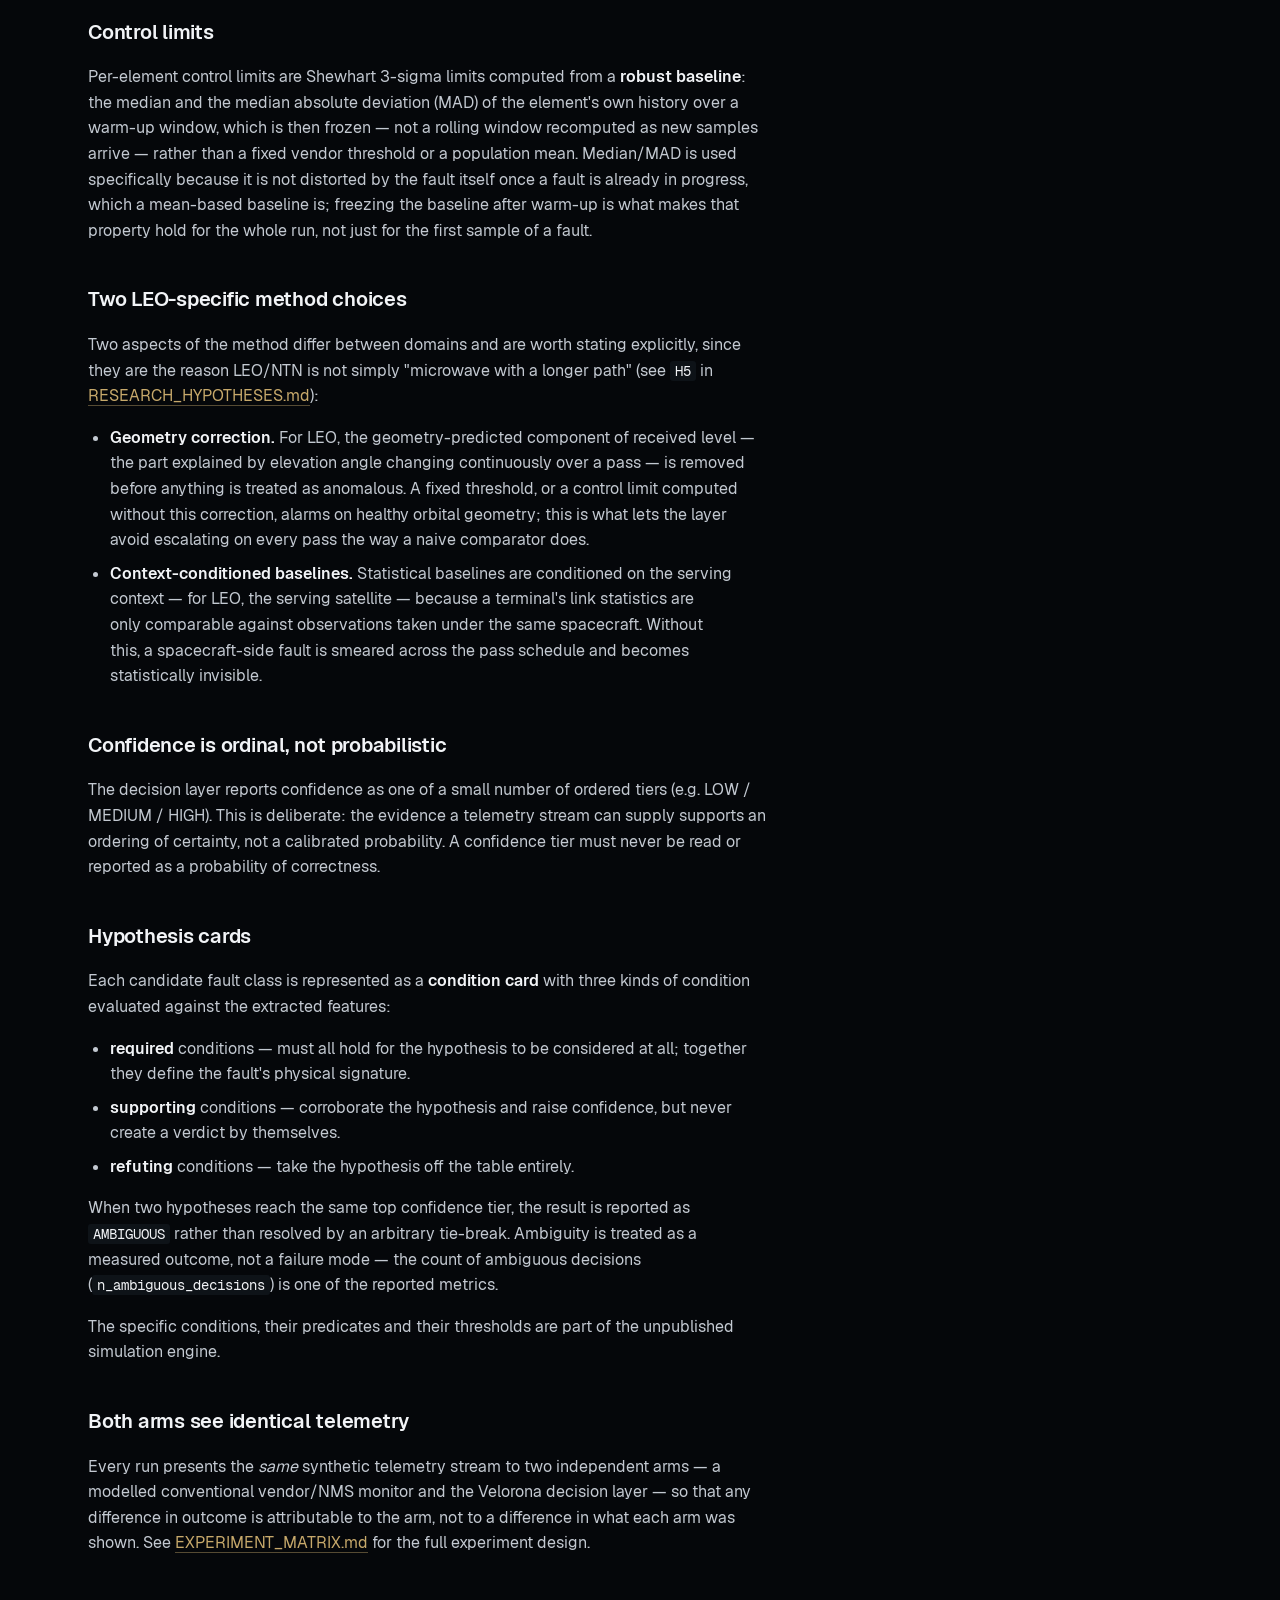
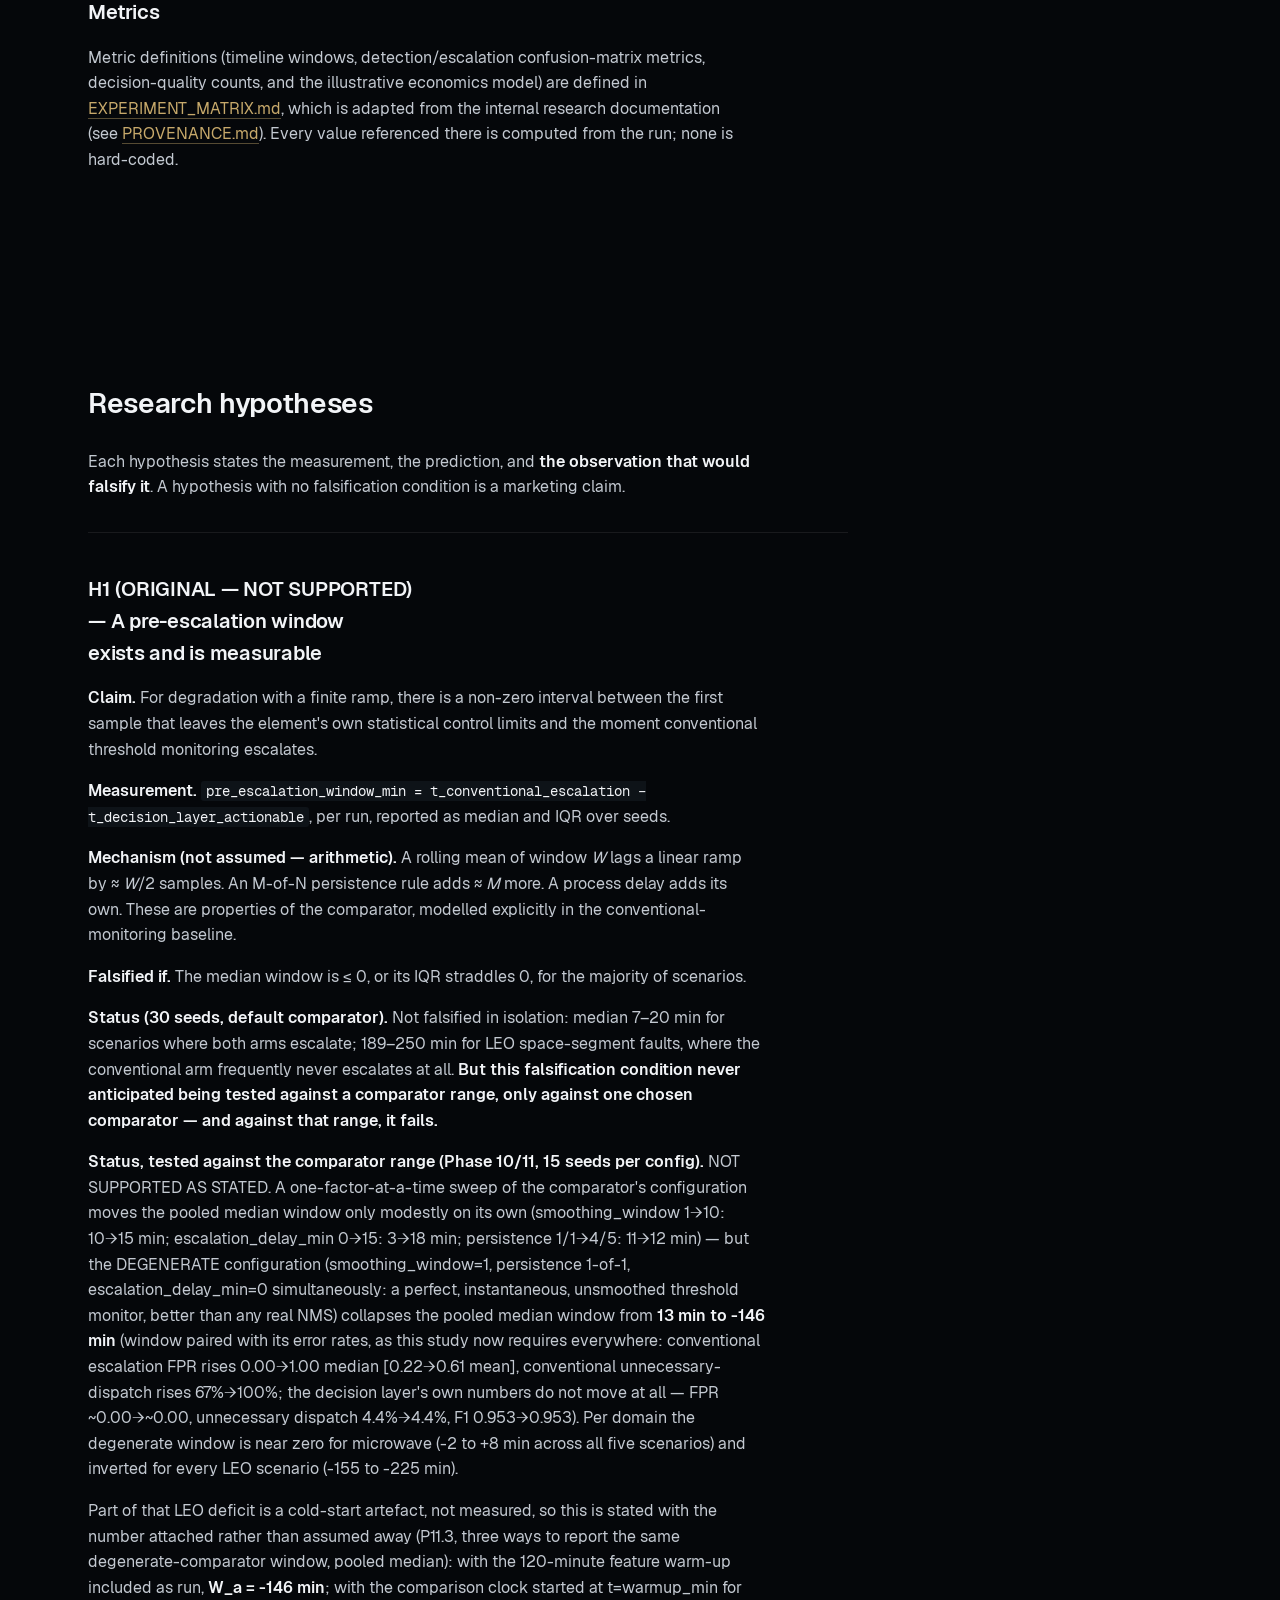
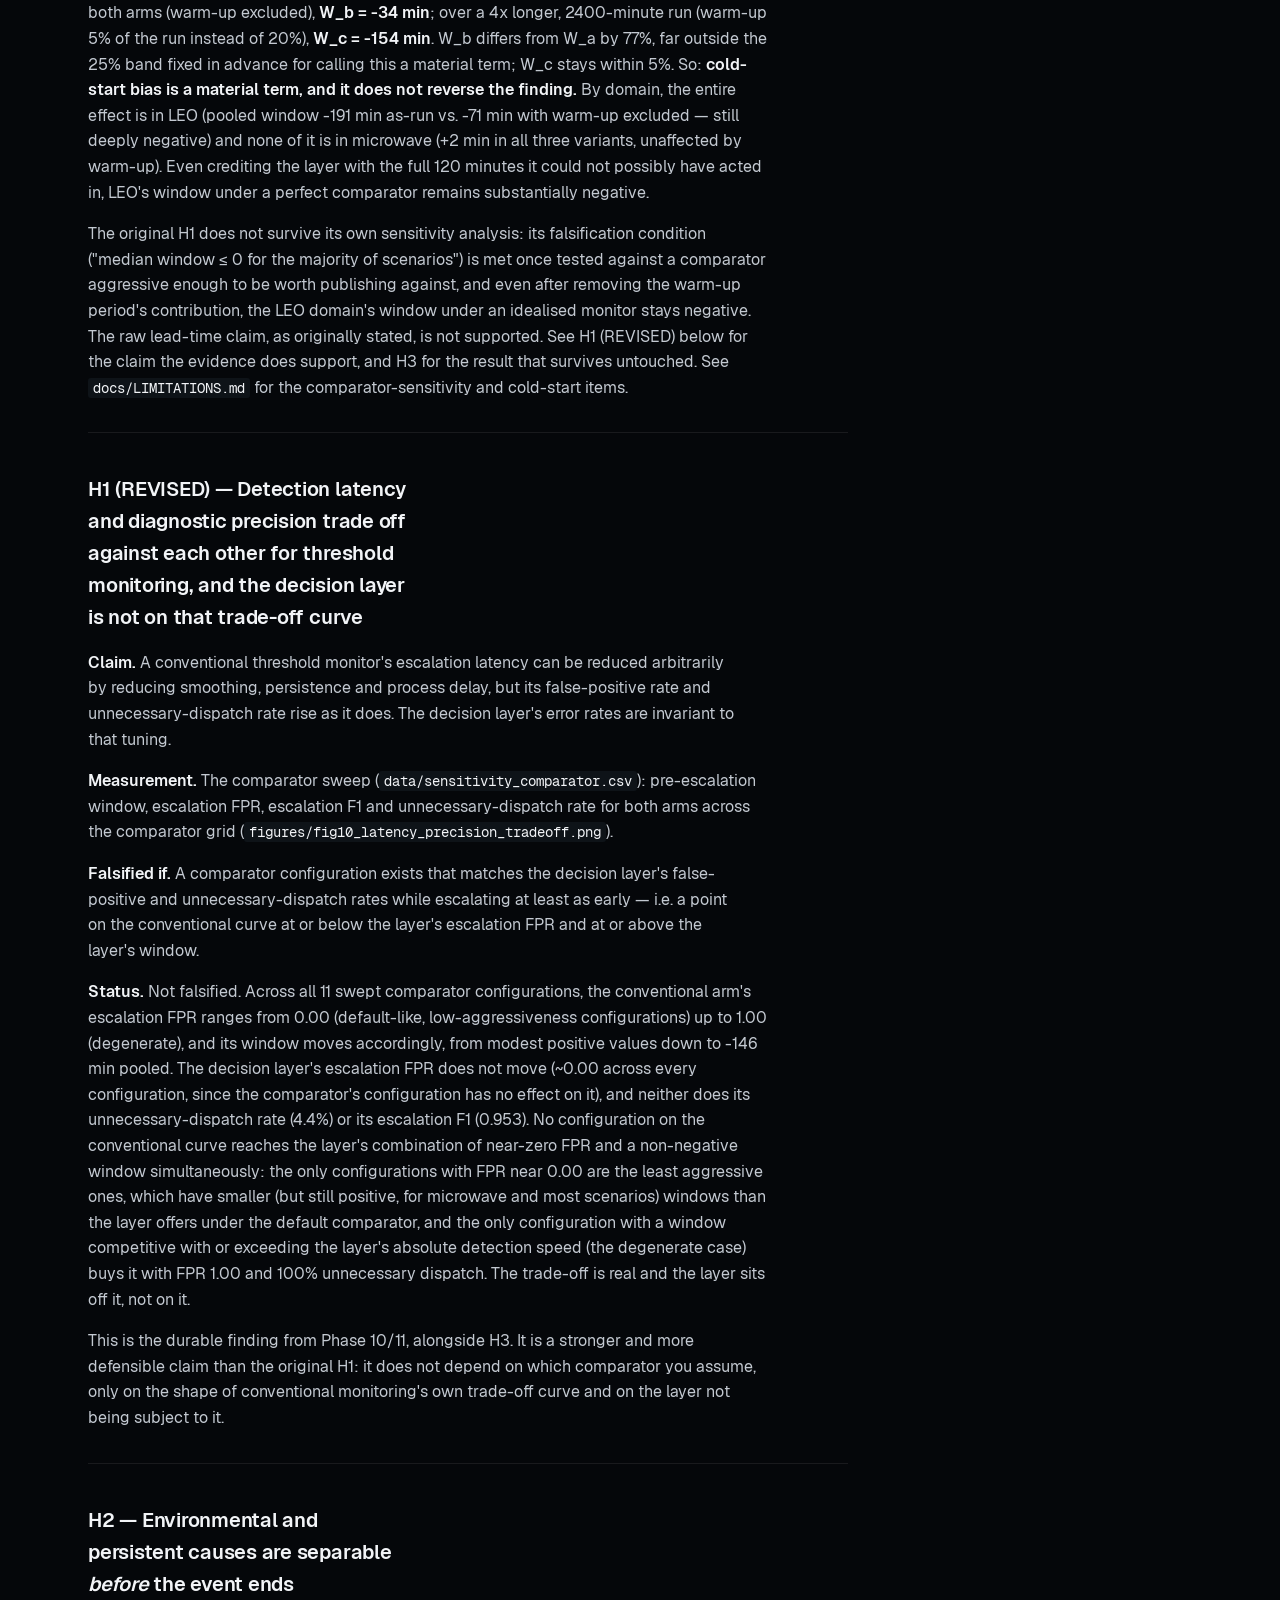
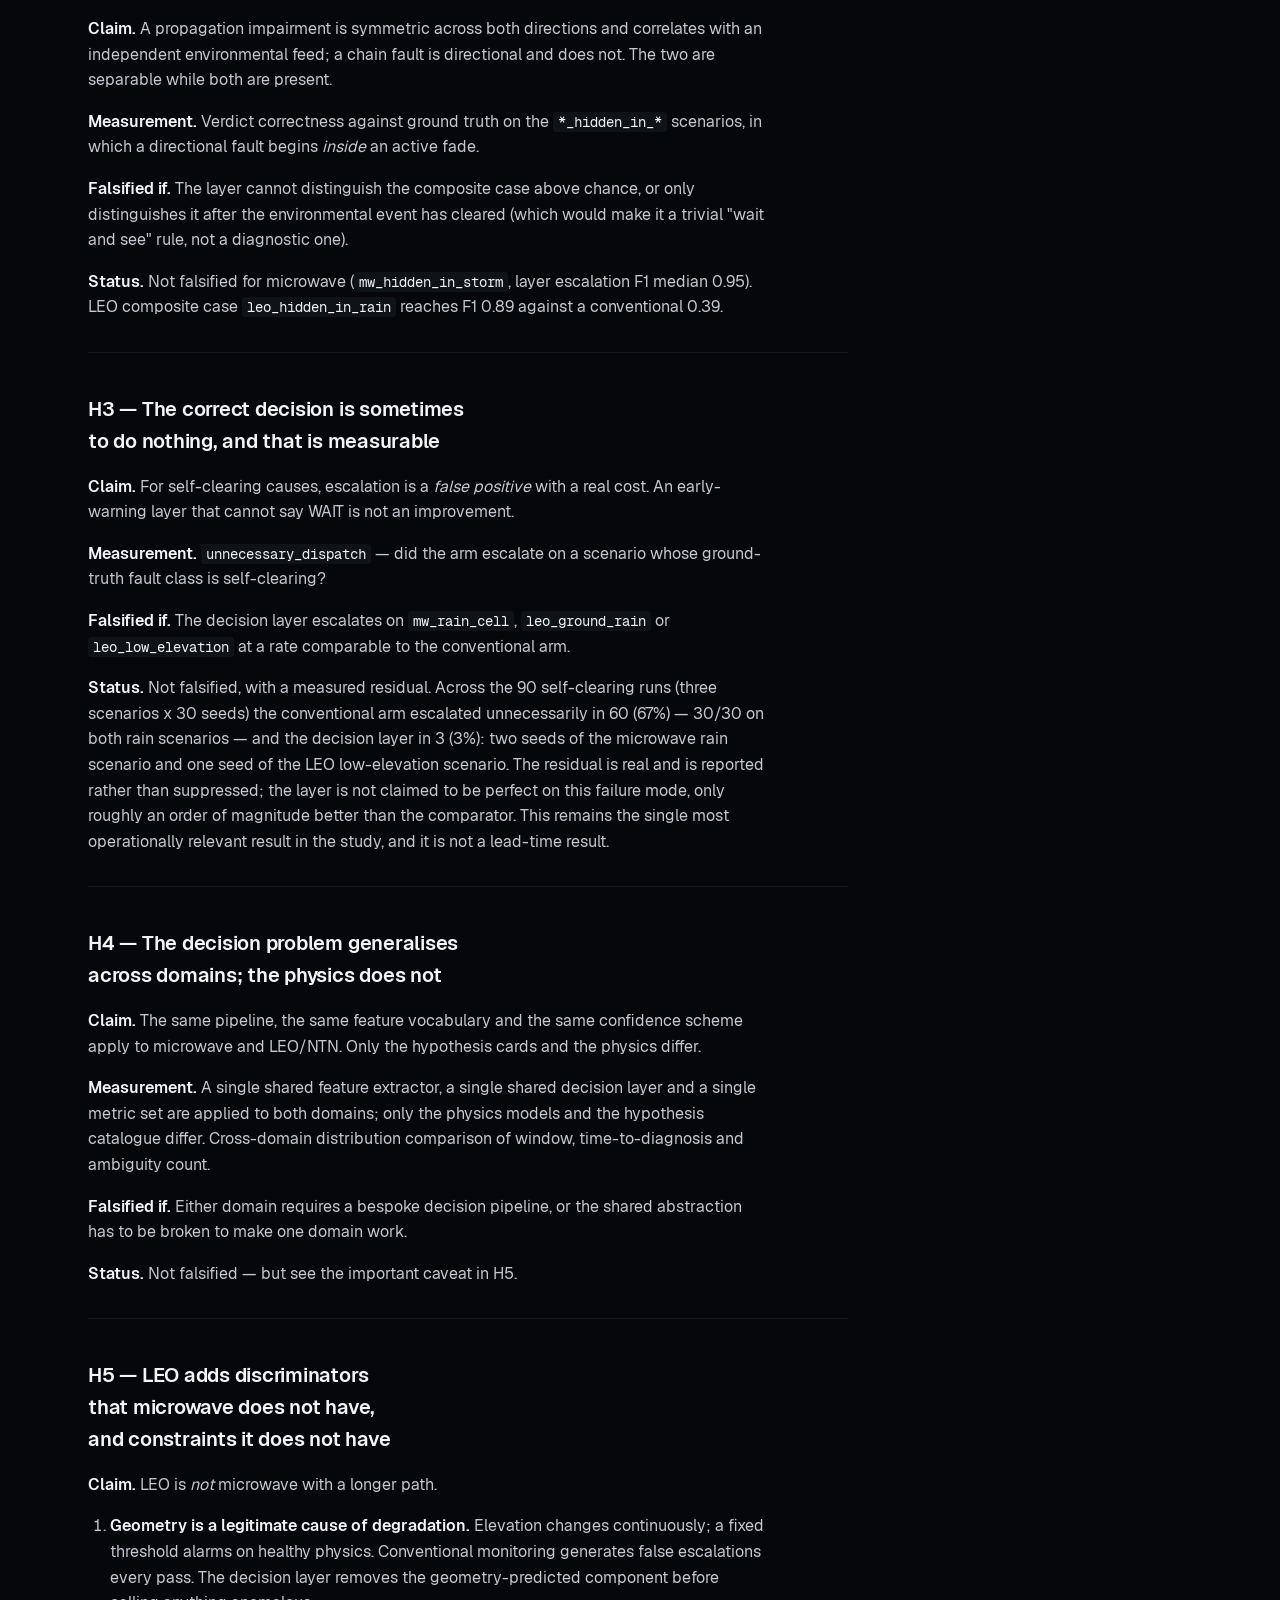
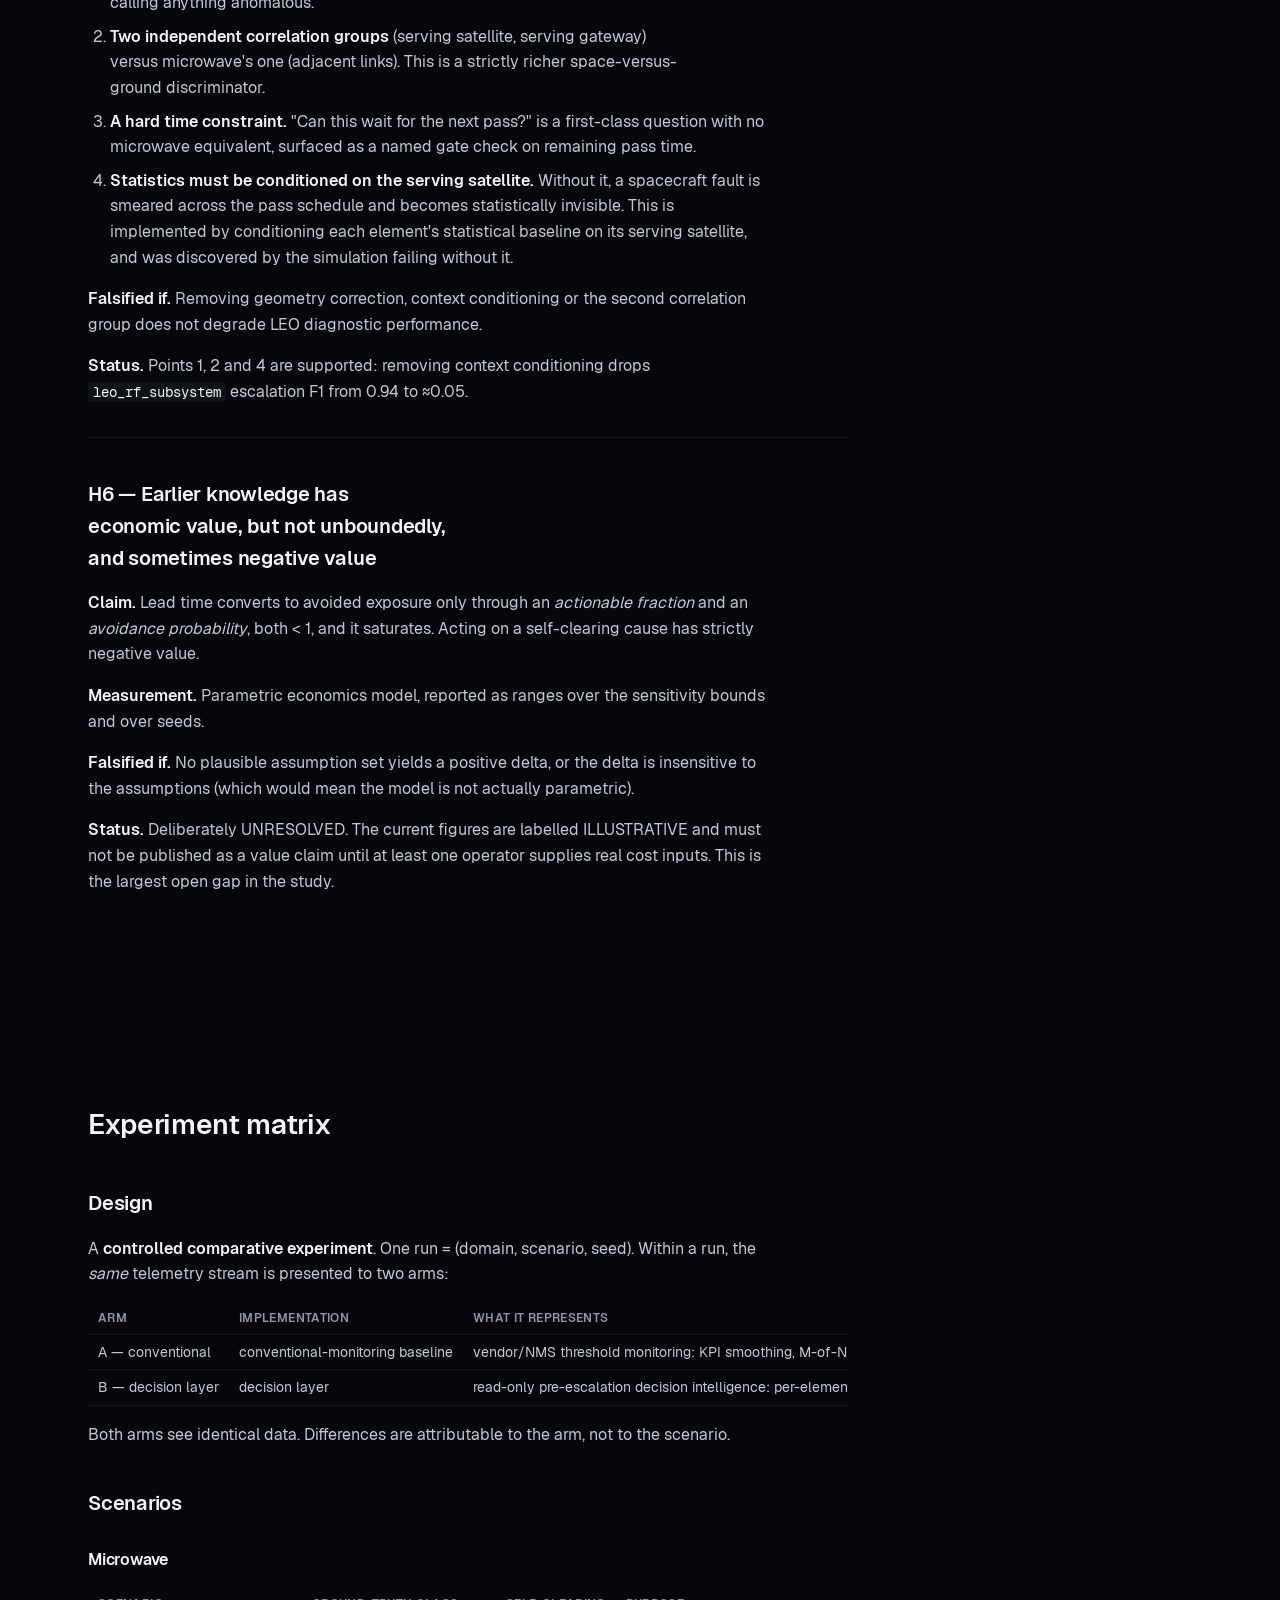
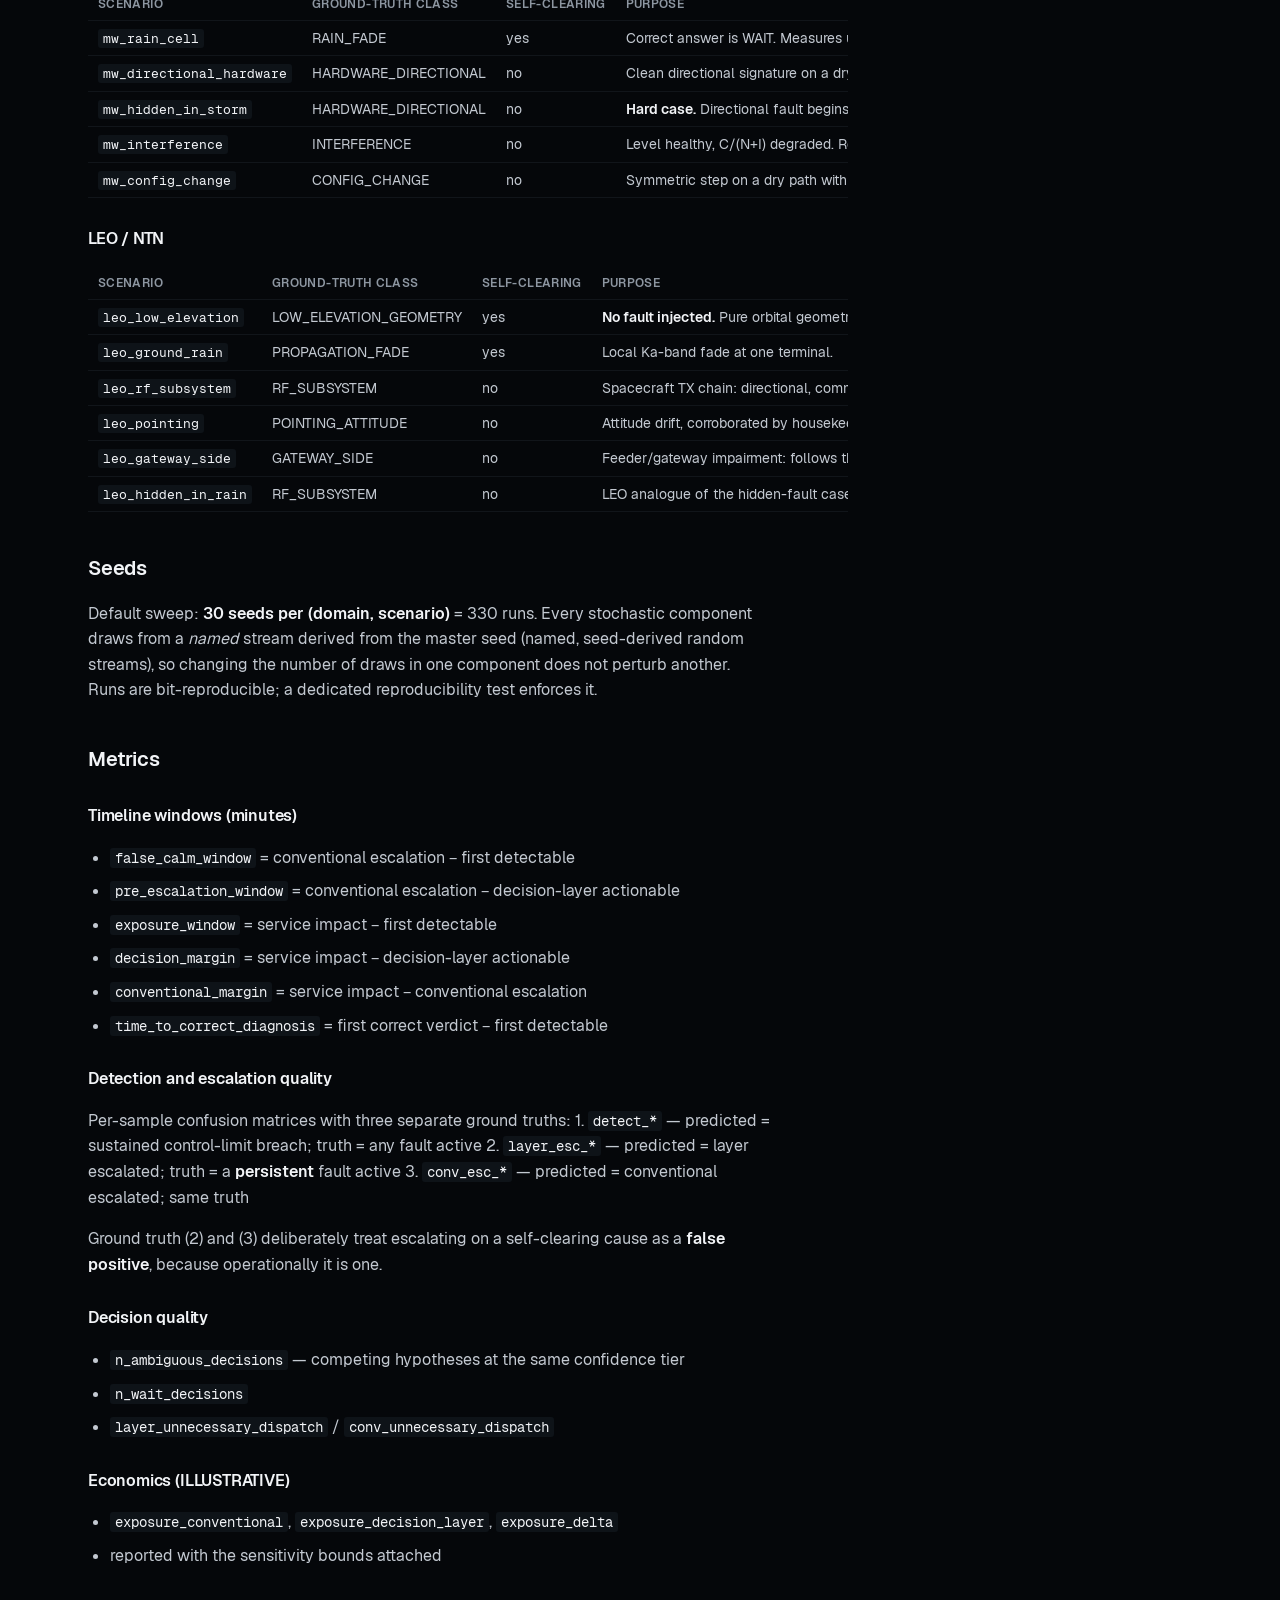
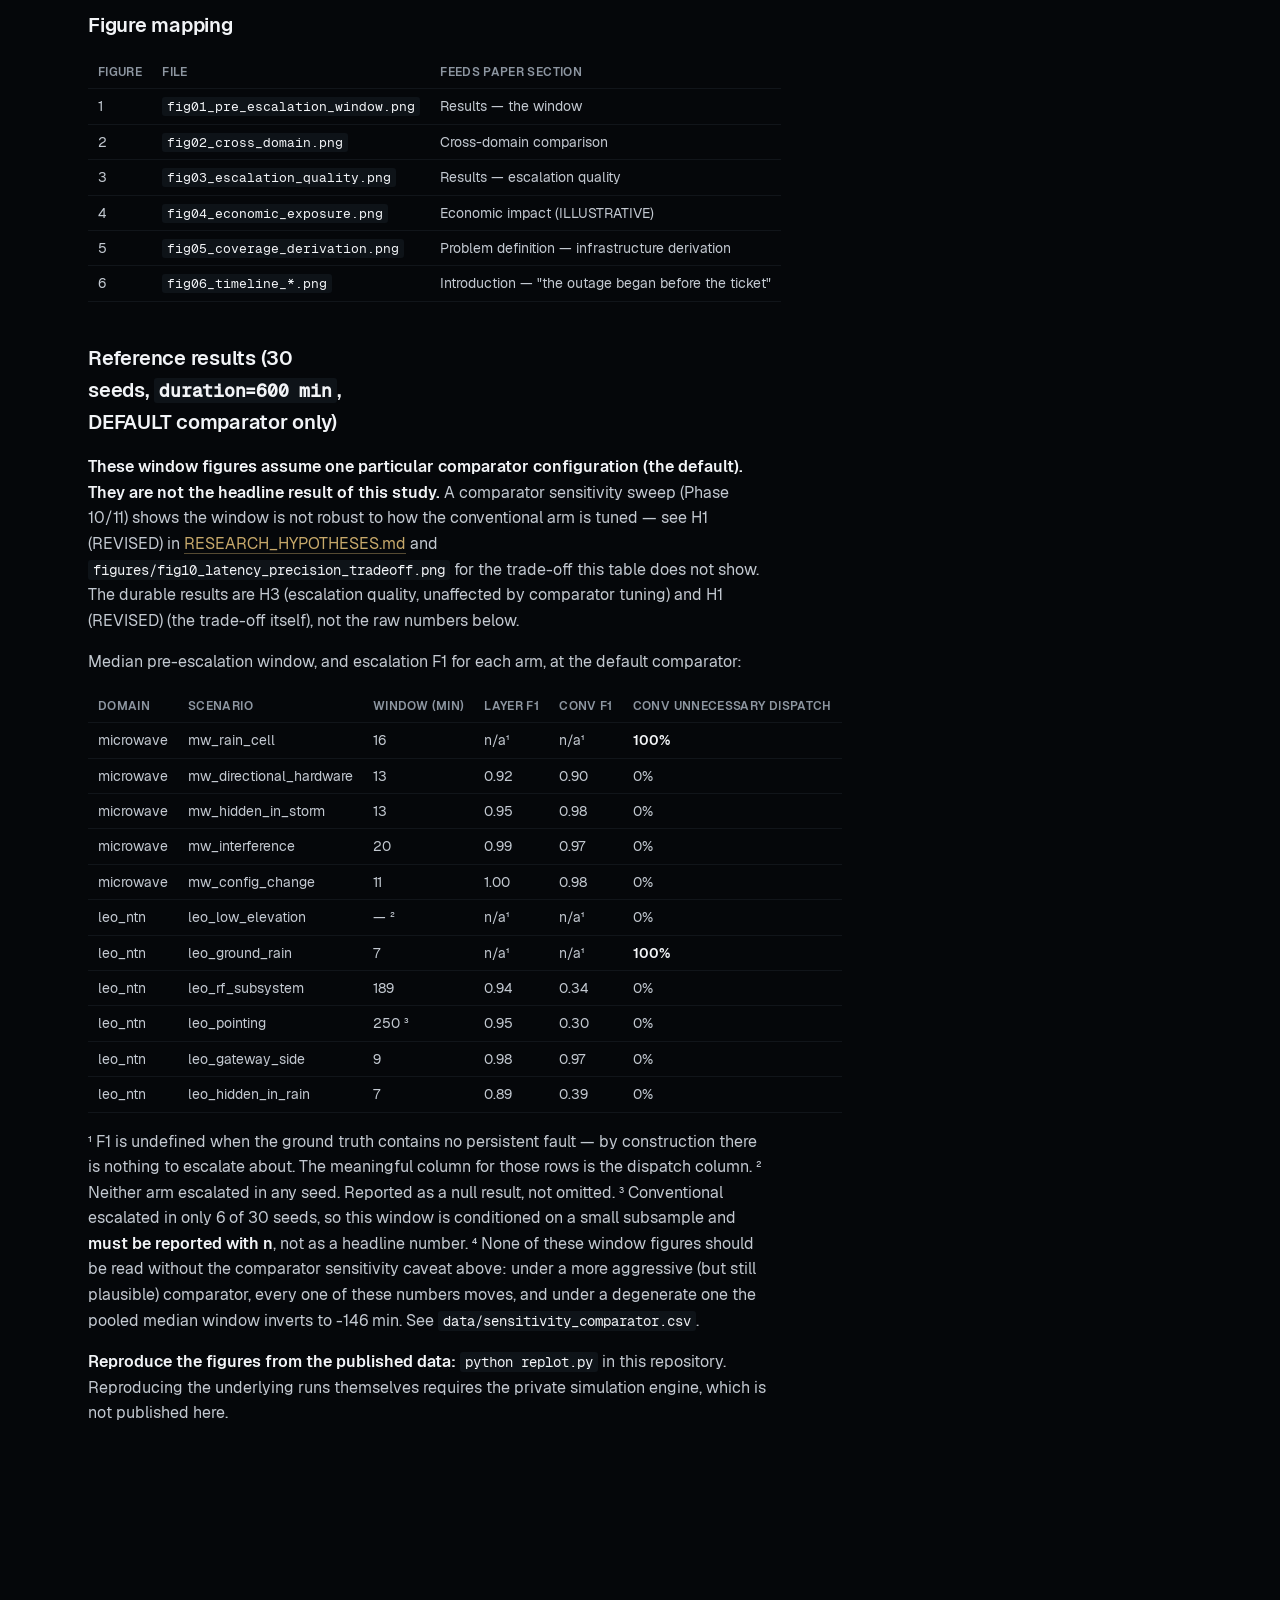
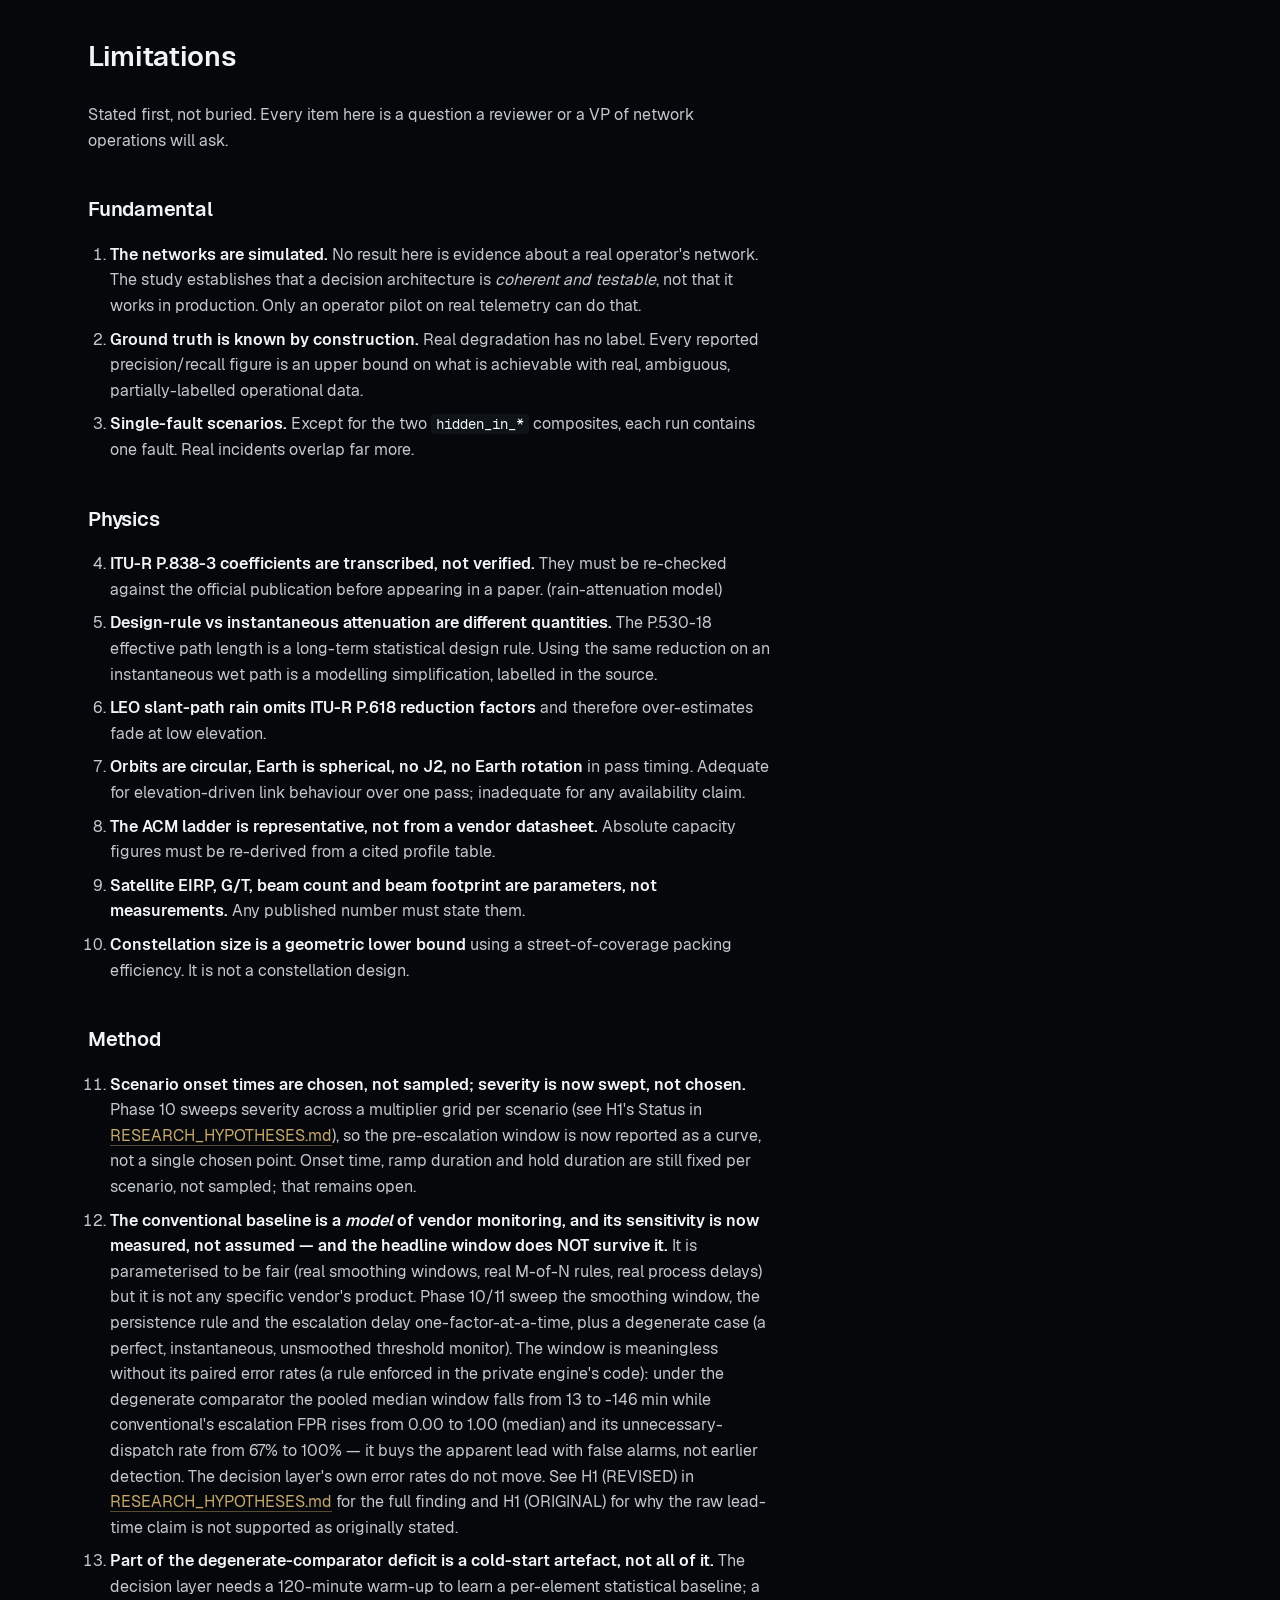
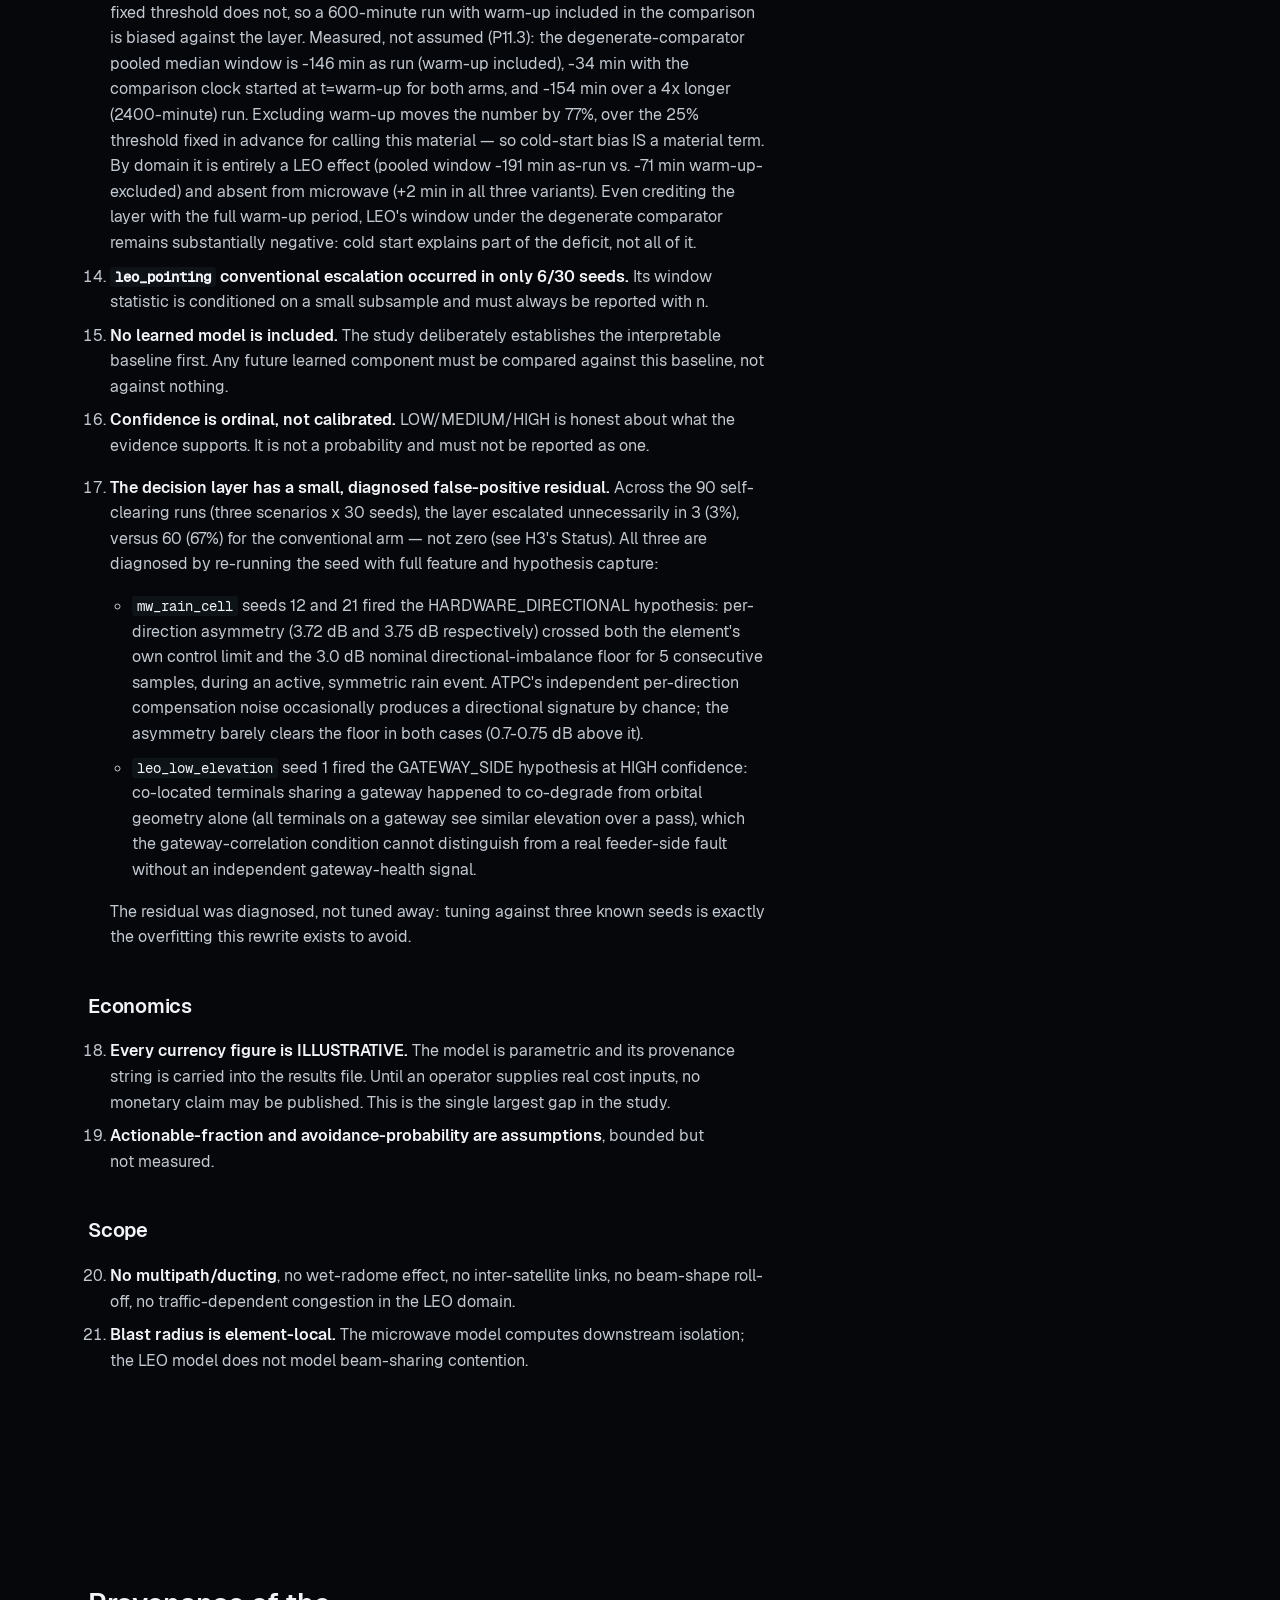
<file: versions/1.0/method/index.html>
<!doctype html>
<html lang="en" data-brand="aidedge">
<head>
<meta name="robots" content="noindex">
<meta charset="utf-8">
<meta name="viewport" content="width=device-width, initial-scale=1">
<title>Method — The Pre-Escalation Window | AID Edge Research</title>
<link rel="icon" href="data:,">
<meta name="description" content="Full method description, hypothesis cards, and limitations for the pre-escalation-window comparator sensitivity study.">
<link rel="stylesheet" href="../ui-tokens.css">
<link rel="preload" href="/versions/1.0/fonts/Geist-Regular.woff2" as="font" type="font/woff2" crossorigin>
<link rel="preload" href="/versions/1.0/fonts/Geist-SemiBold.woff2" as="font" type="font/woff2" crossorigin>
<link rel="stylesheet" href="../tokens.css">
<link rel="stylesheet" href="./method.css">
<link rel="stylesheet" href="../brand.css">
<link rel="stylesheet" href="../ui-foundation.css">
</head>
<body>
<div role="note" style="margin:0;padding:10px 16px;font:14px/1.45 system-ui,sans-serif;background:#1b1608;color:#f0e4c0;border-bottom:1px solid #8a7335"><strong>Archived version 1.0</strong> &mdash; a preserved copy of the site as it stood immediately before the 2026-10 corrections (last commit before the correction work began) (9f4f42d, 2026-10-08). Its results use the previous model version (superseded rain-coefficient table; the pre-escalation window counts the layer's first WAIT as a lead) and its VERIFY stage did not reliably resolve. Kept unchanged as historical record. <a style="color:#ffd76a" href="/">Current version</a> &middot; <a style="color:#ffd76a" href="https://github.com/AIDEdgeInc-Lab/pre-escalation-window-paper/blob/main/CORRECTIONS.md">What was corrected</a></div>

<header class="site-header">
  <div class="ui-wrap nav-shell">
    <a class="brand-text" href="/versions/1.0/">AID Edge Research</a>
    <div class="nav-right">
      <button type="button" class="nav-toggle" id="navToggle" aria-expanded="false" aria-controls="primaryNav" aria-label="Toggle menu"><span class="nav-toggle-bar"></span><span class="nav-toggle-bar"></span></button>
      <nav aria-label="Primary" id="primaryNav" class="nav-list">
        <ul>
          <li class="has-dropdown"><button type="button" class="nav-dropdown-trigger" aria-haspopup="true" aria-expanded="false">Products<span class="nav-caret" aria-hidden="true"></span></button><ul class="dropdown-menu"><li><a href="https://velorona.ai/"><span class="dd-label">Velorona <span class="ext" aria-hidden="true">↗</span></span><span class="dd-note">Degradation Intelligence for Network Operations</span><span class="visually-hidden"> (external site)</span></a></li><li><a href="https://map.velorona.ai/"><span class="dd-label">Velorona Map <span class="ext" aria-hidden="true">↗</span></span><span class="dd-note">Geospatial &amp; Environmental Intelligence for telecom links</span><span class="visually-hidden"> (external site)</span></a></li></ul></li>
          <li class="has-dropdown"><button type="button" class="nav-dropdown-trigger" aria-haspopup="true" aria-expanded="false">Tools<span class="nav-caret" aria-hidden="true"></span></button><ul class="dropdown-menu"><li><a href="https://plugins.qgis.org/plugins/velorona/"><span class="dd-label">Velorona for QGIS <span class="ext" aria-hidden="true">↗</span></span><span class="dd-note">Link analysis inside QGIS. A separate desktop tool.</span><span class="visually-hidden"> (external site)</span></a></li><li><a href="https://aidedgeinc.com/tools/#public-libraries"><span class="dd-label">AEI SDK &amp; Libraries</span><span class="dd-note">Python libraries from our engineering work. Some are public; some are proprietary.</span></a></li></ul></li>
          <li class="has-dropdown"><button type="button" class="nav-dropdown-trigger" aria-haspopup="true" aria-expanded="false">Research<span class="nav-caret" aria-hidden="true"></span></button><ul class="dropdown-menu"><li><a href="/versions/1.0/" class="active" aria-current="page"><span class="dd-label">AID Edge Research</span><span class="dd-note">The papers, methods and data behind our products.</span></a></li><li><a href="https://aidedgeinc.com/publications/"><span class="dd-label">Publications</span></a></li><li><a href="https://aidedgeinc.com/research-lab/#standards-publications"><span class="dd-label">Standards &amp; IEEE</span></a></li></ul></li>
          <li class="has-dropdown"><button type="button" class="nav-dropdown-trigger" aria-haspopup="true" aria-expanded="false">Company<span class="nav-caret" aria-hidden="true"></span></button><ul class="dropdown-menu"><li><a href="https://aidedgeinc.com/about/"><span class="dd-label">About</span></a></li><li><a href="https://aidedgeinc.com/news-events/"><span class="dd-label">News &amp; Events</span></a></li></ul></li>
        </ul>
        <a class="nav-cta" href="https://aidedgeinc.com/contact/">Contact</a>
      </nav>
    </div>
  </div>
</header>
<div class="method-shell">
  <nav class="method-nav">
    <a href="../">&larr; AID Edge Research</a>
    <a href="../demo/">The instrument</a>
    <a href="../article/">Read the paper</a>
  </nav>
  <header class="method-header">
    <p class="method-eyebrow">The Pre-Escalation Window</p>
    <h1>Method, Hypotheses &amp; Limitations</h1>
    <p class="method-banner">Simulated networks. Ground truth known by construction. No operator data. The simulation engine is not published; this page and the instrument it links from contain only published, derived results.</p>
  </header>
  <div class="method-toc">
    <a href="#method">Method</a>
    <a href="#research_hypotheses">Research Hypotheses</a>
    <a href="#experiment_matrix">Experiment Matrix</a>
    <a href="#limitations">Limitations</a>
    <a href="#provenance">Provenance</a>
  </div>
  <section class="method-section" id="method">
<h1>Method</h1>
<p>This describes what the decision layer does, at the level needed to interpret
the results, without publishing how it does it. The simulation engine and the
decision layer's implementation are not published — see
<a href="https://github.com/AIDEdgeInc-Lab/pre-escalation-window-paper/blob/main/README.md#what-is-published-here--what-is-not">README.md</a>.</p>
<h2>The seven-stage pipeline</h2>
<p>Every recommendation the decision layer produces passes through the same
seven named stages:</p>
<pre><code>OBSERVE -&gt; DETECT -&gt; CORRELATE -&gt; DIAGNOSE -&gt; ESTIMATE DECISION RISK
        -&gt; WAIT / ESCALATE / RECOMMEND ACTION -&gt; VERIFY
</code></pre>
<ul>
<li><strong>OBSERVE</strong> — feature extraction from telemetry and peer-group context.</li>
<li><strong>DETECT</strong> — is the element outside its own statistical control limits,
  sustained (not a single noisy sample)?</li>
<li><strong>CORRELATE</strong> — does the anomaly co-occur with peer elements in the same
  correlation group, or is it isolated to one element?</li>
<li><strong>DIAGNOSE</strong> — evidence-based differential diagnosis across candidate
  fault classes (see "Hypothesis cards" below).</li>
<li><strong>ESTIMATE DECISION RISK</strong> — what does acting cost if the diagnosis is
  wrong, given the blast radius of the affected element?</li>
<li><strong>WAIT / ESCALATE / RECOMMEND ACTION</strong> — the decision gate: a list of
  <em>named</em> checks, each with a pass/fail and a human-readable reason.</li>
<li><strong>VERIFY</strong> — did the recommendation hold up against what actually
  happened?</li>
</ul>
<p>The decision layer is read-only by construction: <code>RECOMMEND_ACTION</code> is a
recommendation carried to a human with its own audit trail, never an
actuation. There is no code path that writes to a network.</p>
<h2>Control limits</h2>
<p>Per-element control limits are Shewhart 3-sigma limits computed from a
<strong>robust baseline</strong>: the median and the median absolute deviation (MAD) of
the element's own history over a warm-up window, which is then frozen —
not a rolling window recomputed as new samples arrive — rather than a fixed
vendor threshold or a population mean. Median/MAD is used specifically
because it is not distorted by the fault itself once a fault is already in
progress, which a mean-based baseline is; freezing the baseline after
warm-up is what makes that property hold for the whole run, not just for
the first sample of a fault.</p>
<h2>Two LEO-specific method choices</h2>
<p>Two aspects of the method differ between domains and are worth stating
explicitly, since they are the reason LEO/NTN is not simply "microwave with
a longer path" (see <code>H5</code> in
<a href="#research_hypotheses">RESEARCH_HYPOTHESES.md</a>):</p>
<ul>
<li><strong>Geometry correction.</strong> For LEO, the geometry-predicted component of
  received level — the part explained by elevation angle changing
  continuously over a pass — is removed before anything is treated as
  anomalous. A fixed threshold, or a control limit computed without this
  correction, alarms on healthy orbital geometry; this is what lets the
  layer avoid escalating on every pass the way a naive comparator does.</li>
<li><strong>Context-conditioned baselines.</strong> Statistical baselines are conditioned
  on the serving context — for LEO, the serving satellite — because a
  terminal's link statistics are only comparable against observations taken
  under the same spacecraft. Without this, a spacecraft-side fault is
  smeared across the pass schedule and becomes statistically invisible.</li>
</ul>
<h2>Confidence is ordinal, not probabilistic</h2>
<p>The decision layer reports confidence as one of a small number of ordered
tiers (e.g. LOW / MEDIUM / HIGH). This is deliberate: the evidence a
telemetry stream can supply supports an ordering of certainty, not a
calibrated probability. A confidence tier must never be read or reported as
a probability of correctness.</p>
<h2>Hypothesis cards</h2>
<p>Each candidate fault class is represented as a <strong>condition card</strong> with three
kinds of condition evaluated against the extracted features:</p>
<ul>
<li><strong>required</strong> conditions — must all hold for the hypothesis to be
  considered at all; together they define the fault's physical signature.</li>
<li><strong>supporting</strong> conditions — corroborate the hypothesis and raise
  confidence, but never create a verdict by themselves.</li>
<li><strong>refuting</strong> conditions — take the hypothesis off the table entirely.</li>
</ul>
<p>When two hypotheses reach the same top confidence tier, the result is
reported as <code>AMBIGUOUS</code> rather than resolved by an arbitrary tie-break.
Ambiguity is treated as a measured outcome, not a failure mode — the count of
ambiguous decisions (<code>n_ambiguous_decisions</code>) is one of the reported metrics.</p>
<p>The specific conditions, their predicates and their thresholds are part of
the unpublished simulation engine.</p>
<h2>Both arms see identical telemetry</h2>
<p>Every run presents the <em>same</em> synthetic telemetry stream to two independent
arms — a modelled conventional vendor/NMS monitor and the Velorona decision
layer — so that any difference in outcome is attributable to the arm, not to
a difference in what each arm was shown. See
<a href="#experiment_matrix">EXPERIMENT_MATRIX.md</a> for the full experiment design.</p>
<h2>Metrics</h2>
<p>Metric definitions (timeline windows, detection/escalation confusion-matrix
metrics, decision-quality counts, and the illustrative economics model) are
defined in <a href="#experiment_matrix">EXPERIMENT_MATRIX.md</a>, which is adapted
from the internal research documentation (see
<a href="#provenance">PROVENANCE.md</a>). Every value referenced there is computed
from the run; none is hard-coded.</p>
</section>

  <section class="method-section" id="research_hypotheses">
<h1>Research hypotheses</h1>
<p>Each hypothesis states the measurement, the prediction, and <strong>the observation
that would falsify it</strong>. A hypothesis with no falsification condition is a
marketing claim.</p>
<hr />
<h2>H1 (ORIGINAL — NOT SUPPORTED) — A pre-escalation window exists and is measurable</h2>
<p><strong>Claim.</strong> For degradation with a finite ramp, there is a non-zero interval
between the first sample that leaves the element's own statistical control
limits and the moment conventional threshold monitoring escalates.</p>
<p><strong>Measurement.</strong> <code>pre_escalation_window_min = t_conventional_escalation −
t_decision_layer_actionable</code>, per run, reported as median and IQR over seeds.</p>
<p><strong>Mechanism (not assumed — arithmetic).</strong> A rolling mean of window <em>W</em> lags a
linear ramp by ≈ <em>W</em>/2 samples. An M-of-N persistence rule adds ≈ <em>M</em> more.
A process delay adds its own. These are properties of the comparator, modelled
explicitly in the conventional-monitoring baseline.</p>
<p><strong>Falsified if.</strong> The median window is ≤ 0, or its IQR straddles 0, for the
majority of scenarios.</p>
<p><strong>Status (30 seeds, default comparator).</strong> Not falsified in isolation: median
7–20 min for scenarios where both arms escalate; 189–250 min for LEO
space-segment faults, where the conventional arm frequently never escalates
at all. <strong>But this falsification condition never anticipated being tested
against a comparator range, only against one chosen comparator — and against
that range, it fails.</strong></p>
<p><strong>Status, tested against the comparator range (Phase 10/11, 15 seeds per
config).</strong> NOT SUPPORTED AS STATED. A one-factor-at-a-time sweep of the
comparator's configuration moves the pooled median window only modestly on its own
(smoothing_window 1→10: 10→15 min; escalation_delay_min 0→15: 3→18 min;
persistence 1/1→4/5: 11→12 min) — but the DEGENERATE configuration
(smoothing_window=1, persistence 1-of-1, escalation_delay_min=0
simultaneously: a perfect, instantaneous, unsmoothed threshold monitor,
better than any real NMS) collapses the pooled median window from <strong>13 min
to -146 min</strong> (window paired with its error rates, as this study now
requires everywhere: conventional escalation FPR rises 0.00→1.00 median
[0.22→0.61 mean], conventional unnecessary-dispatch rises 67%→100%; the
decision layer's own numbers do not move at all — FPR ~0.00→~0.00,
unnecessary dispatch 4.4%→4.4%, F1 0.953→0.953). Per domain the degenerate
window is near zero for microwave (-2 to +8 min across all five scenarios)
and inverted for every LEO scenario (-155 to -225 min).</p>
<p>Part of that LEO deficit is a cold-start artefact, not measured, so this is
stated with the number attached rather than assumed away (P11.3, three ways
to report the same degenerate-comparator window, pooled median): with the
120-minute feature warm-up included as run, <strong>W_a = -146 min</strong>; with the
comparison clock started at t=warmup_min for both arms (warm-up excluded),
<strong>W_b = -34 min</strong>; over a 4x longer, 2400-minute run (warm-up 5% of the run
instead of 20%), <strong>W_c = -154 min</strong>. W_b differs from W_a by 77%, far outside
the 25% band fixed in advance for calling this a material term; W_c stays
within 5%. So: <strong>cold-start bias is a material term, and it does not
reverse the finding.</strong> By domain, the entire effect is in LEO (pooled window
-191 min as-run vs. -71 min with warm-up excluded — still deeply negative)
and none of it is in microwave (+2 min in all three variants, unaffected by
warm-up). Even crediting the layer with the full 120 minutes it could not
possibly have acted in, LEO's window under a perfect comparator remains
substantially negative.</p>
<p>The original H1 does not survive its own sensitivity analysis: its
falsification condition ("median window ≤ 0 for the majority of scenarios")
is met once tested against a comparator aggressive enough to be worth
publishing against, and even after removing the warm-up period's
contribution, the LEO domain's window under an idealised monitor stays
negative. The raw lead-time claim, as originally stated, is not supported.
See H1 (REVISED) below for the claim the evidence does support, and H3 for
the result that survives untouched. See <code>docs/LIMITATIONS.md</code> for the
comparator-sensitivity and cold-start items.</p>
<hr />
<h2>H1 (REVISED) — Detection latency and diagnostic precision trade off against each other for threshold monitoring, and the decision layer is not on that trade-off curve</h2>
<p><strong>Claim.</strong> A conventional threshold monitor's escalation latency can be
reduced arbitrarily by reducing smoothing, persistence and process delay, but
its false-positive rate and unnecessary-dispatch rate rise as it does. The
decision layer's error rates are invariant to that tuning.</p>
<p><strong>Measurement.</strong> The comparator sweep (<code>data/sensitivity_comparator.csv</code>):
pre-escalation window, escalation FPR, escalation F1 and unnecessary-dispatch
rate for both arms across the comparator grid
(<code>figures/fig10_latency_precision_tradeoff.png</code>).</p>
<p><strong>Falsified if.</strong> A comparator configuration exists that matches the
decision layer's false-positive and unnecessary-dispatch rates while
escalating at least as early — i.e. a point on the conventional curve at or
below the layer's escalation FPR and at or above the layer's window.</p>
<p><strong>Status.</strong> Not falsified. Across all 11 swept comparator configurations,
the conventional arm's escalation FPR ranges from 0.00 (default-like,
low-aggressiveness configurations) up to 1.00 (degenerate), and its window
moves accordingly, from modest positive values down to -146 min pooled. The
decision layer's escalation FPR does not move (~0.00 across every
configuration, since the comparator's configuration has no effect on it), and neither
does its unnecessary-dispatch rate (4.4%) or its escalation F1 (0.953). No
configuration on the conventional curve reaches the layer's combination of
near-zero FPR and a non-negative window simultaneously: the only
configurations with FPR near 0.00 are the least aggressive ones, which have
smaller (but still positive, for microwave and most scenarios) windows than
the layer offers under the default comparator, and the only configuration
with a window competitive with or exceeding the layer's absolute detection
speed (the degenerate case) buys it with FPR 1.00 and 100% unnecessary
dispatch. The trade-off is real and the layer sits off it, not on it.</p>
<p>This is the durable finding from Phase 10/11, alongside H3. It is a stronger
and more defensible claim than the original H1: it does not depend on which
comparator you assume, only on the shape of conventional monitoring's own
trade-off curve and on the layer not being subject to it.</p>
<hr />
<h2>H2 — Environmental and persistent causes are separable <em>before</em> the event ends</h2>
<p><strong>Claim.</strong> A propagation impairment is symmetric across both directions and
correlates with an independent environmental feed; a chain fault is directional
and does not. The two are separable while both are present.</p>
<p><strong>Measurement.</strong> Verdict correctness against ground truth on the
<code>*_hidden_in_*</code> scenarios, in which a directional fault begins <em>inside</em> an
active fade.</p>
<p><strong>Falsified if.</strong> The layer cannot distinguish the composite case above chance,
or only distinguishes it after the environmental event has cleared (which would
make it a trivial "wait and see" rule, not a diagnostic one).</p>
<p><strong>Status.</strong> Not falsified for microwave (<code>mw_hidden_in_storm</code>, layer escalation
F1 median 0.95). LEO composite case <code>leo_hidden_in_rain</code> reaches F1 0.89
against a conventional 0.39.</p>
<hr />
<h2>H3 — The correct decision is sometimes to do nothing, and that is measurable</h2>
<p><strong>Claim.</strong> For self-clearing causes, escalation is a <em>false positive</em> with a
real cost. An early-warning layer that cannot say WAIT is not an improvement.</p>
<p><strong>Measurement.</strong> <code>unnecessary_dispatch</code> — did the arm escalate on a scenario
whose ground-truth fault class is self-clearing?</p>
<p><strong>Falsified if.</strong> The decision layer escalates on <code>mw_rain_cell</code>,
<code>leo_ground_rain</code> or <code>leo_low_elevation</code> at a rate comparable to the
conventional arm.</p>
<p><strong>Status.</strong> Not falsified, with a measured residual. Across the 90
self-clearing runs (three scenarios x 30 seeds) the conventional arm
escalated unnecessarily in 60 (67%) — 30/30 on both rain scenarios — and the
decision layer in 3 (3%): two seeds of the microwave rain scenario and one
seed of the LEO low-elevation scenario. The residual is real and is reported
rather than suppressed; the layer is not claimed to be perfect on this
failure mode, only roughly an order of magnitude better than the comparator.
This remains the single most operationally relevant result in the study, and
it is not a lead-time result.</p>
<hr />
<h2>H4 — The decision problem generalises across domains; the physics does not</h2>
<p><strong>Claim.</strong> The same pipeline, the same feature vocabulary and the same
confidence scheme apply to microwave and LEO/NTN. Only the hypothesis cards and
the physics differ.</p>
<p><strong>Measurement.</strong> A single shared feature extractor, a single shared decision
layer and a single metric set are applied to both domains; only the physics
models and the hypothesis catalogue differ. Cross-domain distribution
comparison of window, time-to-diagnosis and ambiguity count.</p>
<p><strong>Falsified if.</strong> Either domain requires a bespoke decision pipeline, or the
shared abstraction has to be broken to make one domain work.</p>
<p><strong>Status.</strong> Not falsified — but see the important caveat in H5.</p>
<hr />
<h2>H5 — LEO adds discriminators that microwave does not have, and constraints it does not have</h2>
<p><strong>Claim.</strong> LEO is <em>not</em> microwave with a longer path.</p>
<ol>
<li><strong>Geometry is a legitimate cause of degradation.</strong> Elevation changes
   continuously; a fixed threshold alarms on healthy physics. Conventional
   monitoring generates false escalations every pass. The decision layer
   removes the geometry-predicted component before calling anything anomalous.</li>
<li><strong>Two independent correlation groups</strong> (serving satellite, serving gateway)
   versus microwave's one (adjacent links). This is a strictly richer
   space-versus-ground discriminator.</li>
<li><strong>A hard time constraint.</strong> "Can this wait for the next pass?" is a
   first-class question with no microwave equivalent, surfaced as a named gate
   check on remaining pass time.</li>
<li><strong>Statistics must be conditioned on the serving satellite.</strong> Without it, a
   spacecraft fault is smeared across the pass schedule and becomes
   statistically invisible. This is implemented by conditioning each
   element's statistical baseline on its serving satellite, and was
   discovered by the simulation failing without it.</li>
</ol>
<p><strong>Falsified if.</strong> Removing geometry correction, context conditioning or the
second correlation group does not degrade LEO diagnostic performance.</p>
<p><strong>Status.</strong> Points 1, 2 and 4 are supported: removing context conditioning
drops <code>leo_rf_subsystem</code> escalation F1 from 0.94 to ≈0.05.</p>
<hr />
<h2>H6 — Earlier knowledge has economic value, but not unboundedly, and sometimes negative value</h2>
<p><strong>Claim.</strong> Lead time converts to avoided exposure only through an <em>actionable
fraction</em> and an <em>avoidance probability</em>, both &lt; 1, and it saturates. Acting on
a self-clearing cause has strictly negative value.</p>
<p><strong>Measurement.</strong> Parametric economics model, reported as ranges over the
sensitivity bounds and over seeds.</p>
<p><strong>Falsified if.</strong> No plausible assumption set yields a positive delta, or the
delta is insensitive to the assumptions (which would mean the model is not
actually parametric).</p>
<p><strong>Status.</strong> Deliberately UNRESOLVED. The current figures are labelled
ILLUSTRATIVE and must not be published as a value claim until at least one
operator supplies real cost inputs. This is the largest open gap in the study.</p>
</section>

  <section class="method-section" id="experiment_matrix">
<h1>Experiment matrix</h1>
<h2>Design</h2>
<p>A <strong>controlled comparative experiment</strong>. One run = (domain, scenario, seed).
Within a run, the <em>same</em> telemetry stream is presented to two arms:</p>
<table>
<thead>
<tr>
<th>Arm</th>
<th>Implementation</th>
<th>What it represents</th>
</tr>
</thead>
<tbody>
<tr>
<td>A — conventional</td>
<td>conventional-monitoring baseline</td>
<td>vendor/NMS threshold monitoring: KPI smoothing, M-of-N persistence, escalation and ticket process delays, fixed thresholds against a nominal reference, no geometry model</td>
</tr>
<tr>
<td>B — decision layer</td>
<td>decision layer</td>
<td>read-only pre-escalation decision intelligence: per-element SPC control limits, peer-group correlation, evidence-based differential diagnosis, named gate checks</td>
</tr>
</tbody>
</table>
<p>Both arms see identical data. Differences are attributable to the arm, not to
the scenario.</p>
<h2>Scenarios</h2>
<h3>Microwave</h3>
<table>
<thead>
<tr>
<th>Scenario</th>
<th>Ground-truth class</th>
<th>Self-clearing</th>
<th>Purpose</th>
</tr>
</thead>
<tbody>
<tr>
<td><code>mw_rain_cell</code></td>
<td>RAIN_FADE</td>
<td>yes</td>
<td>Correct answer is WAIT. Measures unnecessary dispatch.</td>
</tr>
<tr>
<td><code>mw_directional_hardware</code></td>
<td>HARDWARE_DIRECTIONAL</td>
<td>no</td>
<td>Clean directional signature on a dry path.</td>
</tr>
<tr>
<td><code>mw_hidden_in_storm</code></td>
<td>HARDWARE_DIRECTIONAL</td>
<td>no</td>
<td><strong>Hard case.</strong> Directional fault begins inside an active fade.</td>
</tr>
<tr>
<td><code>mw_interference</code></td>
<td>INTERFERENCE</td>
<td>no</td>
<td>Level healthy, C/(N+I) degraded. Recommend spectrum scan, not a truck.</td>
</tr>
<tr>
<td><code>mw_config_change</code></td>
<td>CONFIG_CHANGE</td>
<td>no</td>
<td>Symmetric step on a dry path with a change-log entry.</td>
</tr>
</tbody>
</table>
<h3>LEO / NTN</h3>
<table>
<thead>
<tr>
<th>Scenario</th>
<th>Ground-truth class</th>
<th>Self-clearing</th>
<th>Purpose</th>
</tr>
</thead>
<tbody>
<tr>
<td><code>leo_low_elevation</code></td>
<td>LOW_ELEVATION_GEOMETRY</td>
<td>yes</td>
<td><strong>No fault injected.</strong> Pure orbital geometry. Measures false-positive behaviour.</td>
</tr>
<tr>
<td><code>leo_ground_rain</code></td>
<td>PROPAGATION_FADE</td>
<td>yes</td>
<td>Local Ka-band fade at one terminal.</td>
</tr>
<tr>
<td><code>leo_rf_subsystem</code></td>
<td>RF_SUBSYSTEM</td>
<td>no</td>
<td>Spacecraft TX chain: directional, common to all terminals on that satellite.</td>
</tr>
<tr>
<td><code>leo_pointing</code></td>
<td>POINTING_ATTITUDE</td>
<td>no</td>
<td>Attitude drift, corroborated by housekeeping telemetry.</td>
</tr>
<tr>
<td><code>leo_gateway_side</code></td>
<td>GATEWAY_SIDE</td>
<td>no</td>
<td>Feeder/gateway impairment: follows the gateway across handovers.</td>
</tr>
<tr>
<td><code>leo_hidden_in_rain</code></td>
<td>RF_SUBSYSTEM</td>
<td>no</td>
<td>LEO analogue of the hidden-fault case.</td>
</tr>
</tbody>
</table>
<h2>Seeds</h2>
<p>Default sweep: <strong>30 seeds per (domain, scenario)</strong> = 330 runs. Every stochastic
component draws from a <em>named</em> stream derived from the master seed
(named, seed-derived random streams), so changing the number of draws in one
component does not perturb another. Runs are bit-reproducible; a dedicated
reproducibility test enforces it.</p>
<h2>Metrics</h2>
<h3>Timeline windows (minutes)</h3>
<ul>
<li><code>false_calm_window</code> = conventional escalation − first detectable</li>
<li><code>pre_escalation_window</code> = conventional escalation − decision-layer actionable</li>
<li><code>exposure_window</code> = service impact − first detectable</li>
<li><code>decision_margin</code> = service impact − decision-layer actionable</li>
<li><code>conventional_margin</code> = service impact − conventional escalation</li>
<li><code>time_to_correct_diagnosis</code> = first correct verdict − first detectable</li>
</ul>
<h3>Detection and escalation quality</h3>
<p>Per-sample confusion matrices with three separate ground truths:
1. <code>detect_*</code> — predicted = sustained control-limit breach; truth = any fault active
2. <code>layer_esc_*</code> — predicted = layer escalated; truth = a <strong>persistent</strong> fault active
3. <code>conv_esc_*</code> — predicted = conventional escalated; same truth</p>
<p>Ground truth (2) and (3) deliberately treat escalating on a self-clearing cause
as a <strong>false positive</strong>, because operationally it is one.</p>
<h3>Decision quality</h3>
<ul>
<li><code>n_ambiguous_decisions</code> — competing hypotheses at the same confidence tier</li>
<li><code>n_wait_decisions</code></li>
<li><code>layer_unnecessary_dispatch</code> / <code>conv_unnecessary_dispatch</code></li>
</ul>
<h3>Economics (ILLUSTRATIVE)</h3>
<ul>
<li><code>exposure_conventional</code>, <code>exposure_decision_layer</code>, <code>exposure_delta</code></li>
<li>reported with the sensitivity bounds attached</li>
</ul>
<h2>Figure mapping</h2>
<table>
<thead>
<tr>
<th>Figure</th>
<th>File</th>
<th>Feeds paper section</th>
</tr>
</thead>
<tbody>
<tr>
<td>1</td>
<td><code>fig01_pre_escalation_window.png</code></td>
<td>Results — the window</td>
</tr>
<tr>
<td>2</td>
<td><code>fig02_cross_domain.png</code></td>
<td>Cross-domain comparison</td>
</tr>
<tr>
<td>3</td>
<td><code>fig03_escalation_quality.png</code></td>
<td>Results — escalation quality</td>
</tr>
<tr>
<td>4</td>
<td><code>fig04_economic_exposure.png</code></td>
<td>Economic impact (ILLUSTRATIVE)</td>
</tr>
<tr>
<td>5</td>
<td><code>fig05_coverage_derivation.png</code></td>
<td>Problem definition — infrastructure derivation</td>
</tr>
<tr>
<td>6</td>
<td><code>fig06_timeline_*.png</code></td>
<td>Introduction — "the outage began before the ticket"</td>
</tr>
</tbody>
</table>
<h2>Reference results (30 seeds, <code>duration=600 min</code>, DEFAULT comparator only)</h2>
<p><strong>These window figures assume one particular comparator configuration (the
default). They are not the headline result of this study.</strong> A comparator
sensitivity sweep (Phase 10/11) shows the window is not robust to how the
conventional arm is tuned — see H1 (REVISED) in
<a href="#research_hypotheses">RESEARCH_HYPOTHESES.md</a> and
<code>figures/fig10_latency_precision_tradeoff.png</code> for the trade-off this table
does not show. The durable results are H3 (escalation quality, unaffected by
comparator tuning) and H1 (REVISED) (the trade-off itself), not the raw
numbers below.</p>
<p>Median pre-escalation window, and escalation F1 for each arm, at the default
comparator:</p>
<table>
<thead>
<tr>
<th>Domain</th>
<th>Scenario</th>
<th>Window (min)</th>
<th>Layer F1</th>
<th>Conv F1</th>
<th>Conv unnecessary dispatch</th>
</tr>
</thead>
<tbody>
<tr>
<td>microwave</td>
<td>mw_rain_cell</td>
<td>16</td>
<td>n/a¹</td>
<td>n/a¹</td>
<td><strong>100%</strong></td>
</tr>
<tr>
<td>microwave</td>
<td>mw_directional_hardware</td>
<td>13</td>
<td>0.92</td>
<td>0.90</td>
<td>0%</td>
</tr>
<tr>
<td>microwave</td>
<td>mw_hidden_in_storm</td>
<td>13</td>
<td>0.95</td>
<td>0.98</td>
<td>0%</td>
</tr>
<tr>
<td>microwave</td>
<td>mw_interference</td>
<td>20</td>
<td>0.99</td>
<td>0.97</td>
<td>0%</td>
</tr>
<tr>
<td>microwave</td>
<td>mw_config_change</td>
<td>11</td>
<td>1.00</td>
<td>0.98</td>
<td>0%</td>
</tr>
<tr>
<td>leo_ntn</td>
<td>leo_low_elevation</td>
<td>— ²</td>
<td>n/a¹</td>
<td>n/a¹</td>
<td>0%</td>
</tr>
<tr>
<td>leo_ntn</td>
<td>leo_ground_rain</td>
<td>7</td>
<td>n/a¹</td>
<td>n/a¹</td>
<td><strong>100%</strong></td>
</tr>
<tr>
<td>leo_ntn</td>
<td>leo_rf_subsystem</td>
<td>189</td>
<td>0.94</td>
<td>0.34</td>
<td>0%</td>
</tr>
<tr>
<td>leo_ntn</td>
<td>leo_pointing</td>
<td>250 ³</td>
<td>0.95</td>
<td>0.30</td>
<td>0%</td>
</tr>
<tr>
<td>leo_ntn</td>
<td>leo_gateway_side</td>
<td>9</td>
<td>0.98</td>
<td>0.97</td>
<td>0%</td>
</tr>
<tr>
<td>leo_ntn</td>
<td>leo_hidden_in_rain</td>
<td>7</td>
<td>0.89</td>
<td>0.39</td>
<td>0%</td>
</tr>
</tbody>
</table>
<p>¹ F1 is undefined when the ground truth contains no persistent fault — by
construction there is nothing to escalate about. The meaningful column for
those rows is the dispatch column.
² Neither arm escalated in any seed. Reported as a null result, not omitted.
³ Conventional escalated in only 6 of 30 seeds, so this window is conditioned
on a small subsample and <strong>must be reported with n</strong>, not as a headline number.
⁴ None of these window figures should be read without the comparator
sensitivity caveat above: under a more aggressive (but still plausible)
comparator, every one of these numbers moves, and under a degenerate one the
pooled median window inverts to -146 min. See <code>data/sensitivity_comparator.csv</code>.</p>
<p><strong>Reproduce the figures from the published data:</strong> <code>python replot.py</code> in this
repository. Reproducing the underlying runs themselves requires the private
simulation engine, which is not published here.</p>
</section>

  <section class="method-section" id="limitations">
<h1>Limitations</h1>
<p>Stated first, not buried. Every item here is a question a reviewer or a VP of
network operations will ask.</p>
<h2>Fundamental</h2>
<ol>
<li><strong>The networks are simulated.</strong> No result here is evidence about a real
   operator's network. The study establishes that a decision architecture is
   <em>coherent and testable</em>, not that it works in production. Only an operator
   pilot on real telemetry can do that.</li>
<li><strong>Ground truth is known by construction.</strong> Real degradation has no label.
   Every reported precision/recall figure is an upper bound on what is
   achievable with real, ambiguous, partially-labelled operational data.</li>
<li><strong>Single-fault scenarios.</strong> Except for the two <code>hidden_in_*</code> composites,
   each run contains one fault. Real incidents overlap far more.</li>
</ol>
<h2>Physics</h2>
<ol start="4">
<li><strong>ITU-R P.838-3 coefficients are transcribed, not verified.</strong> They must be
   re-checked against the official publication before appearing in a paper.
   (rain-attenuation model)</li>
<li><strong>Design-rule vs instantaneous attenuation are different quantities.</strong> The
   P.530-18 effective path length is a long-term statistical design rule. Using
   the same reduction on an instantaneous wet path is a modelling
   simplification, labelled in the source.</li>
<li><strong>LEO slant-path rain omits ITU-R P.618 reduction factors</strong> and therefore
   over-estimates fade at low elevation.</li>
<li><strong>Orbits are circular, Earth is spherical, no J2, no Earth rotation</strong> in
   pass timing. Adequate for elevation-driven link behaviour over one pass;
   inadequate for any availability claim.</li>
<li><strong>The ACM ladder is representative, not from a vendor datasheet.</strong> Absolute
   capacity figures must be re-derived from a cited profile table.</li>
<li><strong>Satellite EIRP, G/T, beam count and beam footprint are parameters, not
   measurements.</strong> Any published number must state them.</li>
<li><strong>Constellation size is a geometric lower bound</strong> using a street-of-coverage
    packing efficiency. It is not a constellation design.</li>
</ol>
<h2>Method</h2>
<ol start="11">
<li><strong>Scenario onset times are chosen, not sampled; severity is now swept, not
    chosen.</strong> Phase 10 sweeps severity across a multiplier grid per scenario
    (see H1's Status in <a href="#research_hypotheses">RESEARCH_HYPOTHESES.md</a>), so
    the pre-escalation window is now reported as a curve, not a single chosen
    point. Onset time, ramp duration and hold duration are still fixed per
    scenario, not sampled; that remains open.</li>
<li><strong>The conventional baseline is a <em>model</em> of vendor monitoring, and its
    sensitivity is now measured, not assumed — and the headline window does
    NOT survive it.</strong> It is parameterised to be fair (real smoothing windows,
    real M-of-N rules, real process delays) but it is not any specific
    vendor's product. Phase 10/11 sweep the smoothing window, the persistence
    rule and the escalation delay one-factor-at-a-time, plus a degenerate
    case (a perfect, instantaneous, unsmoothed threshold monitor). The window
    is meaningless without its paired error rates (a rule enforced in the
    private engine's code): under the degenerate comparator the pooled
    median window falls from 13 to -146 min while conventional's escalation
    FPR rises from 0.00 to 1.00 (median) and its unnecessary-dispatch rate
    from 67% to 100% — it buys the apparent lead with false alarms, not
    earlier detection. The decision layer's own error rates do not move. See
    H1 (REVISED) in <a href="#research_hypotheses">RESEARCH_HYPOTHESES.md</a> for the
    full finding and H1 (ORIGINAL) for why the raw lead-time claim is not
    supported as originally stated.</li>
<li><strong>Part of the degenerate-comparator deficit is a cold-start artefact, not
    all of it.</strong> The decision layer needs a 120-minute warm-up to learn a
    per-element statistical baseline; a fixed threshold does not, so a
    600-minute run with warm-up included in the comparison is biased against
    the layer. Measured, not assumed (P11.3): the degenerate-comparator
    pooled median window is -146 min as run (warm-up included), -34 min with
    the comparison clock started at t=warm-up for both arms, and -154 min
    over a 4x longer (2400-minute) run. Excluding warm-up moves the number by
    77%, over the 25% threshold fixed in advance for calling this material —
    so cold-start bias IS a material term. By domain it is entirely a LEO
    effect (pooled window -191 min as-run vs. -71 min warm-up-excluded) and
    absent from microwave (+2 min in all three variants). Even crediting the
    layer with the full warm-up period, LEO's window under the degenerate
    comparator remains substantially negative: cold start explains part of
    the deficit, not all of it.</li>
<li><strong><code>leo_pointing</code> conventional escalation occurred in only 6/30 seeds.</strong> Its
    window statistic is conditioned on a small subsample and must always be
    reported with n.</li>
<li><strong>No learned model is included.</strong> The study deliberately establishes the
    interpretable baseline first. Any future learned component must be compared
    against this baseline, not against nothing.</li>
<li><strong>Confidence is ordinal, not calibrated.</strong> LOW/MEDIUM/HIGH is honest about
    what the evidence supports. It is not a probability and must not be
    reported as one.</li>
<li>
<p><strong>The decision layer has a small, diagnosed false-positive residual.</strong>
    Across the 90 self-clearing runs (three scenarios x 30 seeds), the layer
    escalated unnecessarily in 3 (3%), versus 60 (67%) for the conventional
    arm — not zero (see H3's Status). All three are diagnosed by re-running
    the seed with full feature and hypothesis capture:</p>
<ul>
<li><code>mw_rain_cell</code> seeds 12 and 21 fired the HARDWARE_DIRECTIONAL
  hypothesis: per-direction asymmetry (3.72 dB and 3.75 dB respectively)
  crossed both the element's own control limit and the 3.0 dB nominal
  directional-imbalance floor for 5 consecutive
  samples, during an active, symmetric rain event. ATPC's independent
  per-direction compensation noise occasionally produces a directional
  signature by chance; the asymmetry barely clears the floor in both
  cases (0.7-0.75 dB above it).</li>
<li><code>leo_low_elevation</code> seed 1 fired the GATEWAY_SIDE hypothesis at HIGH
  confidence: co-located terminals sharing a gateway happened to
  co-degrade from orbital geometry alone (all terminals on a gateway see
  similar elevation over a pass), which the gateway-correlation
  condition cannot distinguish from a real feeder-side fault without an
  independent gateway-health signal.</li>
</ul>
<p>The residual was diagnosed, not tuned away: tuning against three known
seeds is exactly the overfitting this rewrite exists to avoid.</p>
</li>
</ol>
<h2>Economics</h2>
<ol start="18">
<li><strong>Every currency figure is ILLUSTRATIVE.</strong> The model is parametric and its
    provenance string is carried into the results file. Until an operator
    supplies real cost inputs, no monetary claim may be published. This is the
    single largest gap in the study.</li>
<li><strong>Actionable-fraction and avoidance-probability are assumptions</strong>, bounded
    but not measured.</li>
</ol>
<h2>Scope</h2>
<ol start="20">
<li><strong>No multipath/ducting</strong>, no wet-radome effect, no inter-satellite links,
    no beam-shape roll-off, no traffic-dependent congestion in the LEO domain.</li>
<li><strong>Blast radius is element-local.</strong> The microwave model computes downstream
    isolation; the LEO model does not model beam-sharing contention.</li>
</ol>
</section>

  <section class="method-section" id="provenance">
<h1>Provenance of the copied documents</h1>
<p><code>docs/RESEARCH_HYPOTHESES.md</code>, <code>docs/EXPERIMENT_MATRIX.md</code> and
<code>docs/LIMITATIONS.md</code> are adapted from AID Edge Inc.'s internal research
repository (<code>velorona-research-v2</code>, private).</p>
<p><strong>The only changes made are:</strong>
1. <strong>removal of references to internal source files, modules, classes and
   commands that are not published in this repository</strong> — each replaced with
   a description of the thing it named rather than the path to it, or with a
   published-repository-relative reference where an equivalent published
   file exists (e.g. a private <code>results/...csv</code> path becomes the
   corresponding <code>data/...csv</code> path actually published here);
2. <strong>one cross-reference to <code>docs/RESEARCH_SIMULATION_V2_PLAN.md</code> removed
   outright</strong>, since that document is internal (architecture/audit) and is
   not published here at all — there is no published equivalent to point to;
3. <strong>framing additions in <code>docs/EXPERIMENT_MATRIX.md</code>'s reference-results
   table</strong> (a caveat paragraph and a fourth footnote) demoting it from a
   headline presentation to a comparator-scoped one, cross-referencing H1
   (REVISED) and <code>figures/fig10_latency_precision_tradeoff.png</code> — added, not
   substituted for existing text, because the original table's numbers are
   accurate only under one comparator configuration and the original
   document did not say so.</p>
<p>No claim, caveat, number or argument already present in the internal
documents was altered, added to, or removed on its own terms — case 3 above
adds a signpost to evidence that exists elsewhere in this same repository
(H1 (REVISED), <code>figures/fig10_latency_precision_tradeoff.png</code>,
<code>data/sensitivity_comparator.csv</code>), it does not change or dispute the
table's own numbers.</p>
<p>This file was regenerated in full for the Phase 10/11 update: the previous
version's before/after list is superseded by the complete list below, since
the three documents were refreshed from Repo A in their entirety rather than
patched incrementally.</p>
<p>The internal repository is private and its simulation engine is not
published. See the "What is published here / what is not" section of
<a href="https://github.com/AIDEdgeInc-Lab/pre-escalation-window-paper/blob/main/README.md">README.md</a> and <a href="#method">METHOD.md</a> for what that boundary
covers.</p>
<h2>Every rewritten phrase</h2>
<h3><code>docs/RESEARCH_HYPOTHESES.md</code></h3>
<table>
<thead>
<tr>
<th>Before</th>
<th>After</th>
</tr>
</thead>
<tbody>
<tr>
<td><code>modelled explicitly in `monitoring/conventional.py`.</code></td>
<td>modelled explicitly in the conventional-monitoring baseline.</td>
</tr>
<tr>
<td><code>A one-factor-at-a-time sweep of `ConventionalConfig` moves the pooled median window</code></td>
<td>A one-factor-at-a-time sweep of the comparator's configuration moves the pooled median window</td>
</tr>
<tr>
<td><code>The comparator sweep (`experiments/sensitivity.py`, `results/sensitivity/sensitivity_comparator.csv`):</code></td>
<td>The comparator sweep (<code>data/sensitivity_comparator.csv</code>):</td>
</tr>
<tr>
<td><code>since `ConventionalConfig` has no effect on it</code></td>
<td>since the comparator's configuration has no effect on it</td>
</tr>
<tr>
<td><code>One `FeatureExtractor`, one `DecisionLayer`, one metric set, both domains.</code></td>
<td>A single shared feature extractor, a single shared decision layer and a single metric set are applied to both domains; only the physics models and the hypothesis catalogue differ.</td>
</tr>
<tr>
<td><code>This is implemented as `Observation.context_id` and was discovered by the simulation failing without it.</code></td>
<td>This is implemented by conditioning each element's statistical baseline on its serving satellite, and was discovered by the simulation failing without it.</td>
</tr>
<tr>
<td><code>Parametric model in `economics/model.py`, reported as ranges over the sensitivity bounds and over seeds.</code></td>
<td>Parametric economics model, reported as ranges over the sensitivity bounds and over seeds.</td>
</tr>
</tbody>
</table>
<h3><code>docs/EXPERIMENT_MATRIX.md</code></h3>
<table>
<thead>
<tr>
<th>Before</th>
<th>After</th>
</tr>
</thead>
<tbody>
<tr>
<td><code>\| A — conventional \| `monitoring/conventional.py` \| ...</code></td>
<td>| A — conventional | conventional-monitoring baseline | ...</td>
</tr>
<tr>
<td><code>\| B — decision layer \| `decision/` \| ...</code></td>
<td>| B — decision layer | decision layer | ...</td>
</tr>
<tr>
<td><code>### Microwave (`Domain.MICROWAVE`)</code></td>
<td>### Microwave</td>
</tr>
<tr>
<td><code>### LEO / NTN (`Domain.LEO_NTN`)</code></td>
<td>### LEO / NTN</td>
</tr>
<tr>
<td><code>(`core/rng.py`), so changing the number of draws in one component does not perturb another. Runs are bit-reproducible; `tests/test_reproducibility.py` enforces it.</code></td>
<td>(named, seed-derived random streams), so changing the number of draws in one component does not perturb another. Runs are bit-reproducible; a dedicated reproducibility test enforces it.</td>
</tr>
<tr>
<td><code>**Reproduce:** `velorona-research sweep --seeds 30 --out results`</code></td>
<td><strong>Reproduce the figures from the published data:</strong> <code>python replot.py</code> in this repository. Reproducing the underlying runs themselves requires the private simulation engine, which is not published here.</td>
</tr>
<tr>
<td><em>(nothing — new text)</em></td>
<td>A caveat paragraph before the reference-results table, and a fourth footnote, stating the table assumes the default comparator and pointing to H1 (REVISED) / <code>figures/fig10_latency_precision_tradeoff.png</code> / <code>data/sensitivity_comparator.csv</code>.</td>
</tr>
</tbody>
</table>
<h3><code>docs/LIMITATIONS.md</code></h3>
<table>
<thead>
<tr>
<th>Before</th>
<th>After</th>
</tr>
</thead>
<tbody>
<tr>
<td><code>(`physics/itu_rain.py`)</code></td>
<td>(rain-attenuation model)</td>
</tr>
<tr>
<td><code>Phase 10 (`experiments/sensitivity.py`) sweeps severity ... (see `docs/RESEARCH_SIMULATION_V2_PLAN.md` and H1's Status in `docs/RESEARCH_HYPOTHESES.md`)</code></td>
<td>Phase 10 sweeps severity ... (see H1's Status in <a href="#research_hypotheses">RESEARCH_HYPOTHESES.md</a>) — the <code>RESEARCH_SIMULATION_V2_PLAN.md</code> cross-reference is dropped outright, not rewritten, since that document is not published here</td>
</tr>
<tr>
<td><code>Phase 10/11 sweep `smoothing_window`, persistence and `escalation_delay_min` one-factor-at-a-time</code></td>
<td>Phase 10/11 sweep the smoothing window, the persistence rule and the escalation delay one-factor-at-a-time</td>
</tr>
<tr>
<td><code>The window is meaningless without its paired error rates (`metrics/reporting.require_window_with_error_rates`, enforced in code)</code></td>
<td>The window is meaningless without its paired error rates (a rule enforced in the private engine's code)</td>
</tr>
<tr>
<td><code>See H1 (REVISED) in `docs/RESEARCH_HYPOTHESES.md` for the full finding</code></td>
<td>See H1 (REVISED) in <a href="#research_hypotheses">RESEARCH_HYPOTHESES.md</a> for the full finding</td>
</tr>
<tr>
<td><code>the seed with full feature and hypothesis capture (`experiments/sensitivity.py::diagnose_residual`):</code></td>
<td>the seed with full feature and hypothesis capture:</td>
</tr>
<tr>
<td><code>the 3.0 dB nominal directional-imbalance floor (`ASYMMETRY_FLOOR_DB`) for 5 consecutive samples</code></td>
<td>the 3.0 dB nominal directional-imbalance floor for 5 consecutive samples</td>
</tr>
</tbody>
</table>
<p>The <code>### Microwave (Domain.MICROWAVE)</code> / <code>### LEO / NTN (Domain.LEO_NTN)</code>
headings and the <code>**Reproduce:**</code> line (both in <code>EXPERIMENT_MATRIX.md</code>) were
found during the original sweep of that document, in addition to the items
identified beforehand; the same rule was applied to them — name the thing,
not the file, module, class or command that only exists in the private
repository. <code>ASYMMETRY_FLOOR_DB</code> (in <code>LIMITATIONS.md</code>) is a named constant
from the private decision-rule engine and was removed on the same basis.</p>
</section>
  <footer class="method-footer">
    <p>Generated by <code>build_method_page.py</code> from <code>docs/*.md</code> — not retyped. Re-run to regenerate after any doc change.</p>
  </footer>
</div>
<section class="page-cta" aria-label="Contact">
  <div class="ui-wrap">
    <div class="page-cta-inner">
      <p class="page-cta-line">Questions about our work, partnerships, research or engineering? Contact our team.</p>
      <a class="btn-primary" href="https://aidedgeinc.com/contact/">Contact AID Edge</a>
    </div>
  </div>
</section>
<footer class="site-footer">
  <div class="ui-wrap">
    <div class="footer-cols"><nav class="footer-col" aria-label="Products"><h2 class="footer-heading">Products</h2><ul><li><a href="https://velorona.ai/">Velorona</a></li><li><a href="https://map.velorona.ai/">Velorona Map</a></li></ul></nav><nav class="footer-col" aria-label="Tools"><h2 class="footer-heading">Tools</h2><ul><li><a href="https://plugins.qgis.org/plugins/velorona/">Velorona for QGIS</a></li><li><a href="https://aidedgeinc.com/tools/#public-libraries">AEI SDK &amp; Libraries</a></li></ul></nav><nav class="footer-col" aria-label="Research"><h2 class="footer-heading">Research</h2><ul><li><a href="/versions/1.0/">AID Edge Research</a></li><li><a href="https://aidedgeinc.com/publications/">Publications</a></li><li><a href="https://aidedgeinc.com/research-lab/#standards-publications">Standards &amp; IEEE</a></li></ul></nav><nav class="footer-col" aria-label="Company"><h2 class="footer-heading">Company</h2><ul><li><a href="https://aidedgeinc.com/about/">About</a></li><li><a href="https://aidedgeinc.com/news-events/">News &amp; Events</a></li></ul></nav><nav class="footer-col" aria-label="Contact"><h2 class="footer-heading">Contact</h2><ul><li><a href="https://aidedgeinc.com/contact/">Contact</a></li></ul></nav></div>
    <div class="footer-bottom">
      <p class="footer-copyright">&copy; 2026 AID Edge Inc.</p>
      <p class="footer-legal"><a href="https://github.com/AIDEdgeInc-Lab">GitHub</a> &middot; <a href="https://aidedgeinc.com/privacy-policy/">Privacy</a> &middot; <a href="https://aidedgeinc.com/terms-of-use/">Terms</a></p>
    </div>
  </div>
</footer>
<script src="../ui-foundation.js" defer></script>
</body>
</html>
</file>
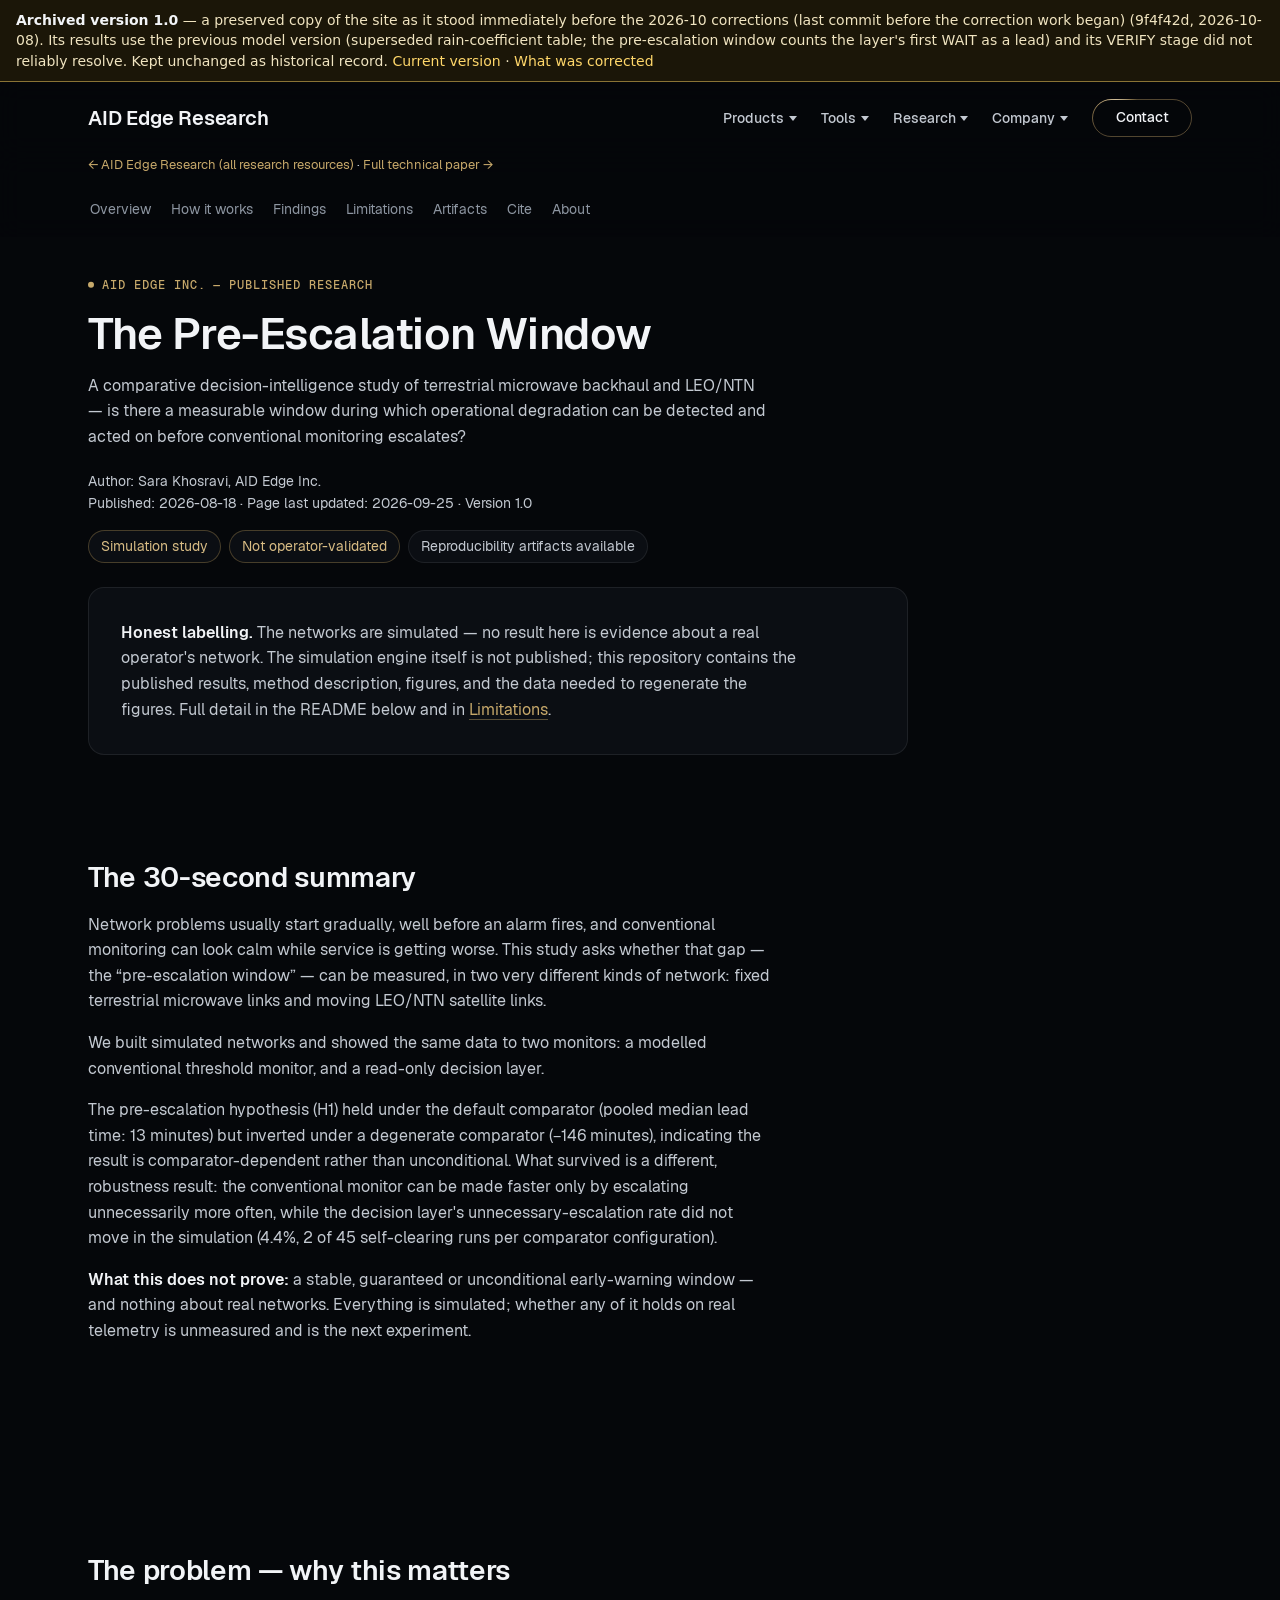
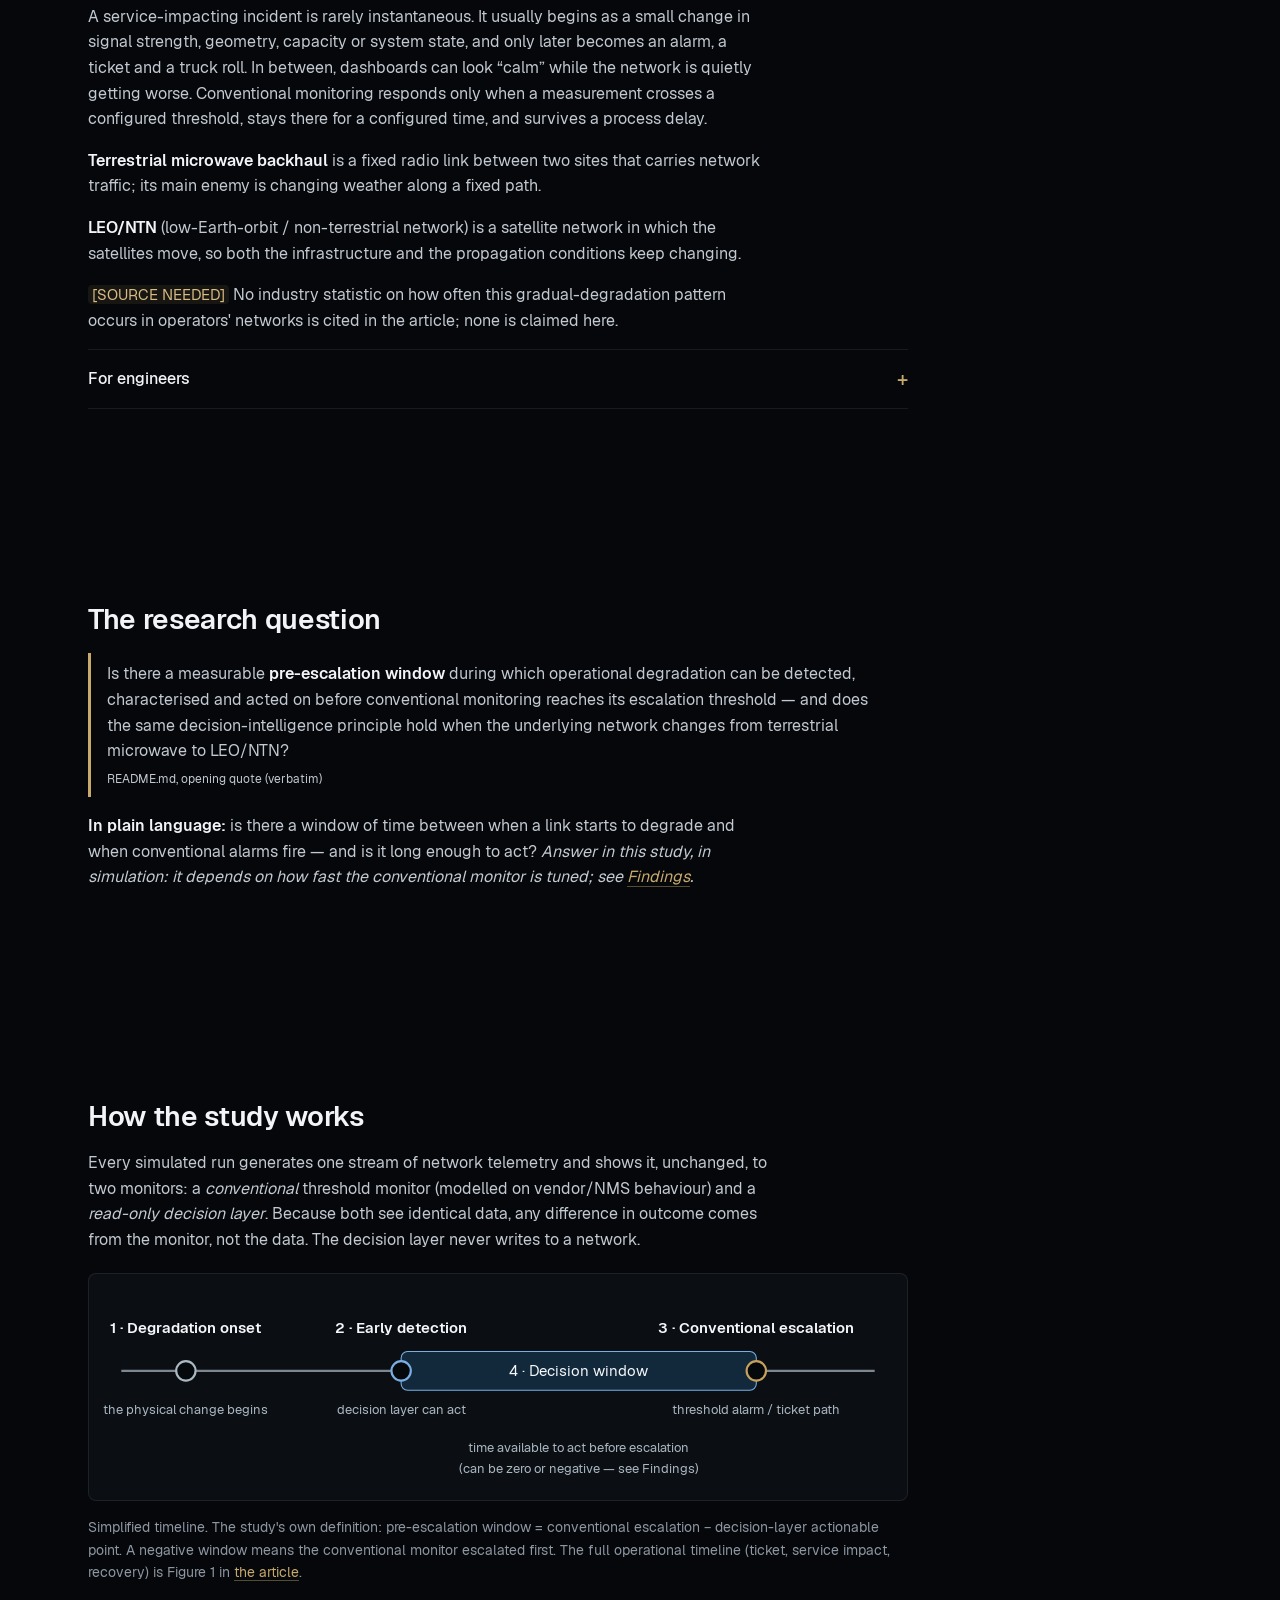
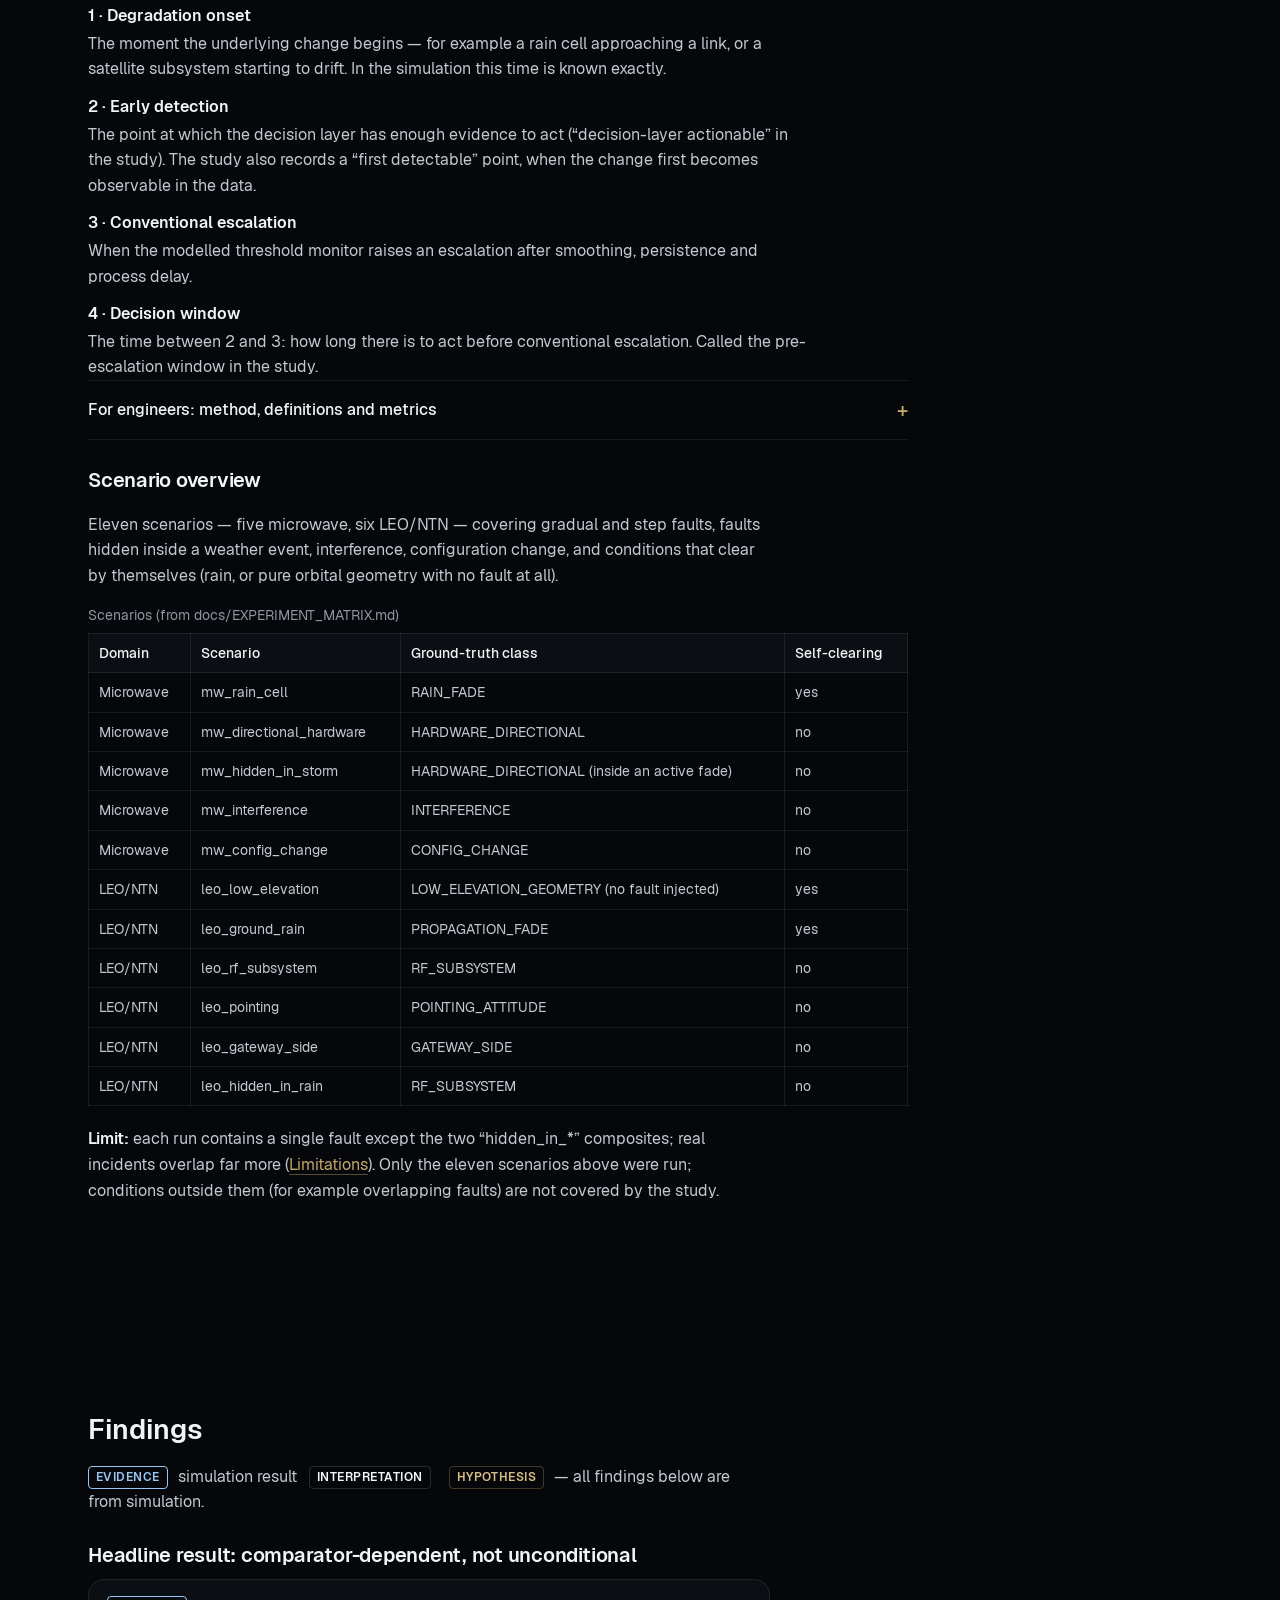
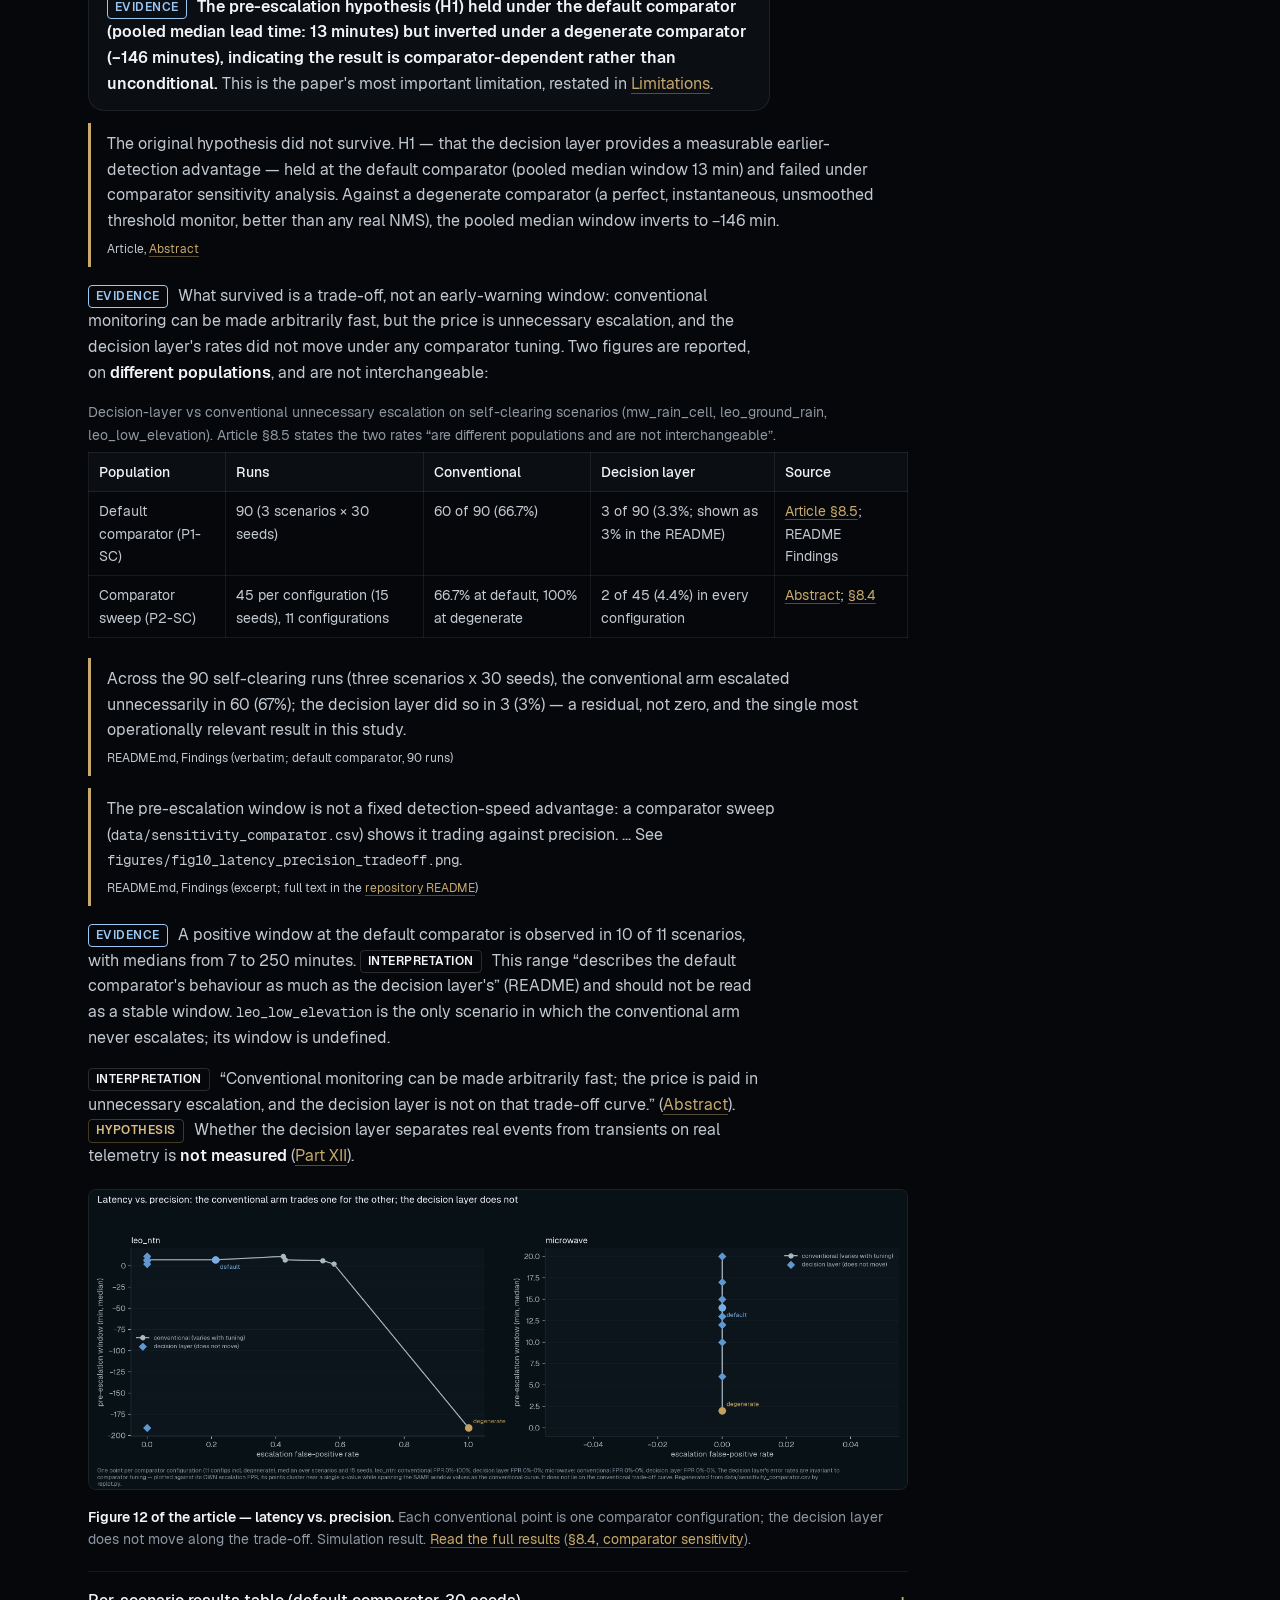
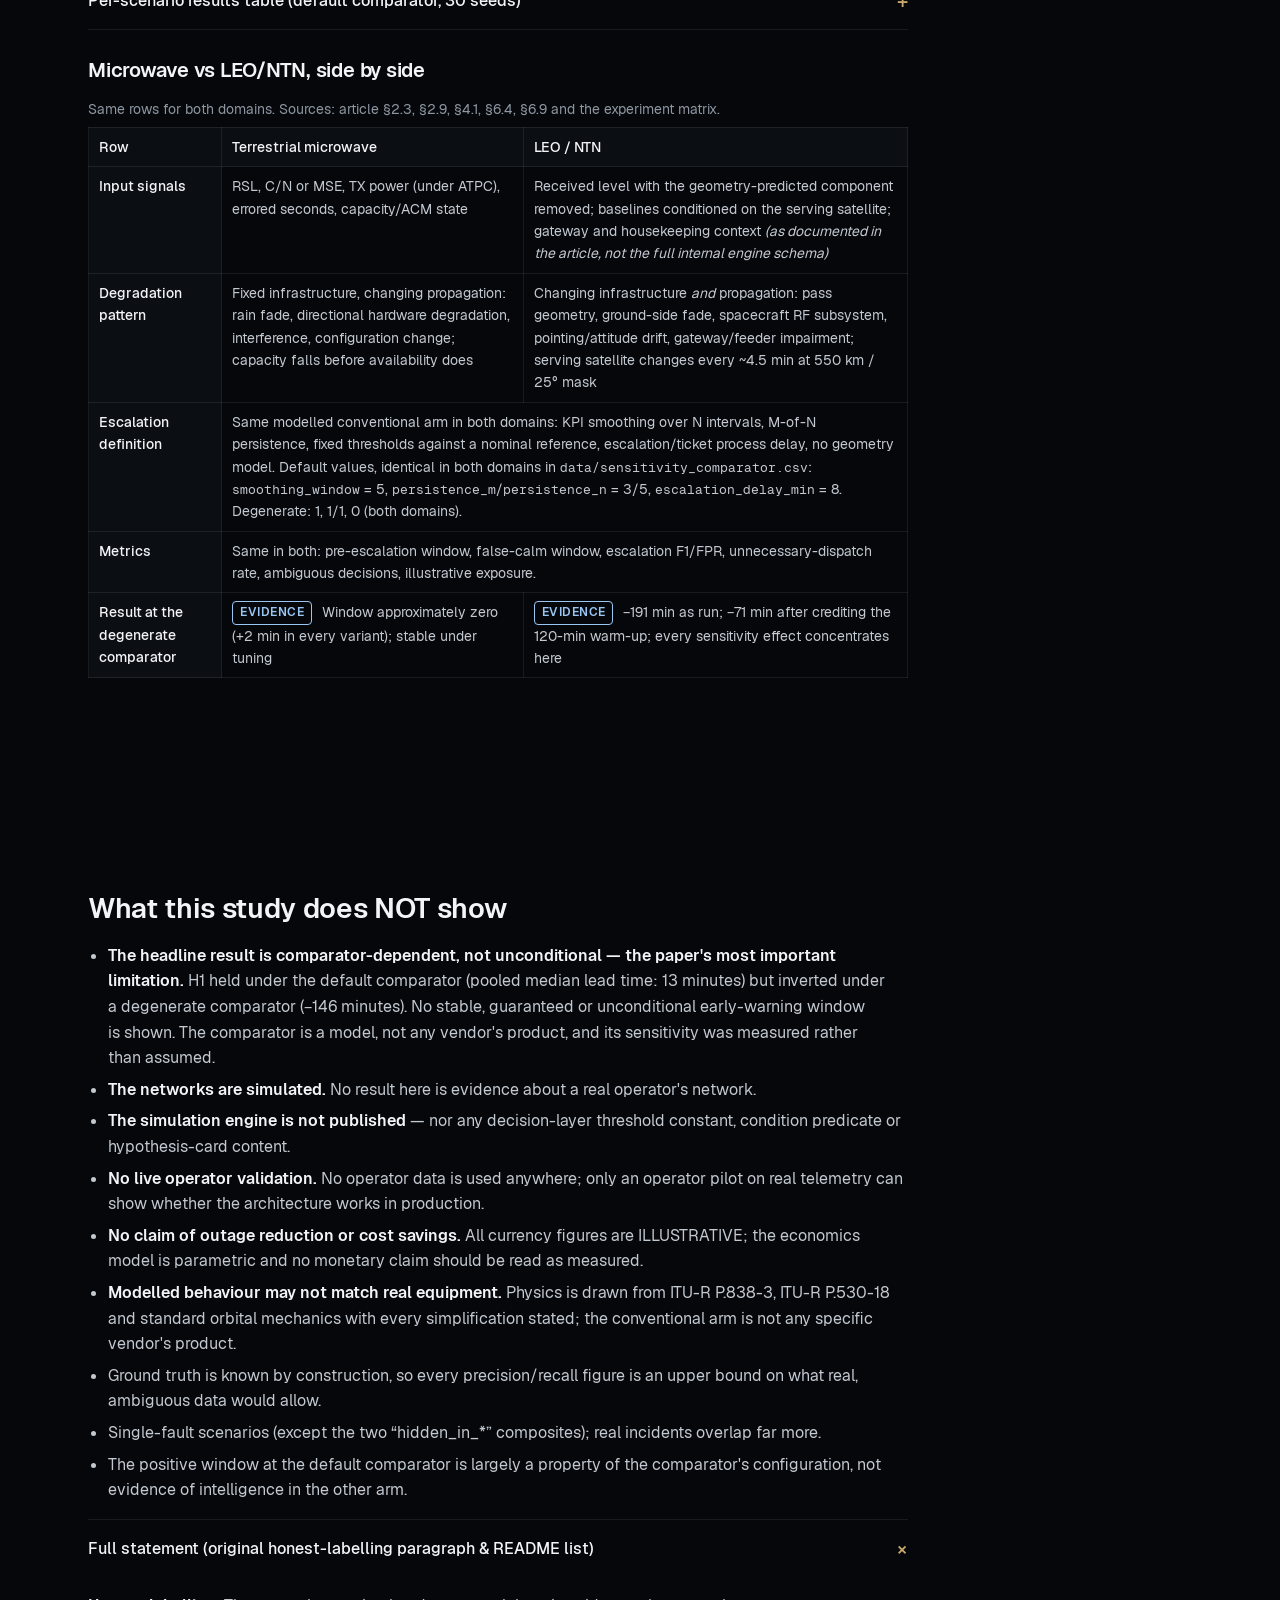
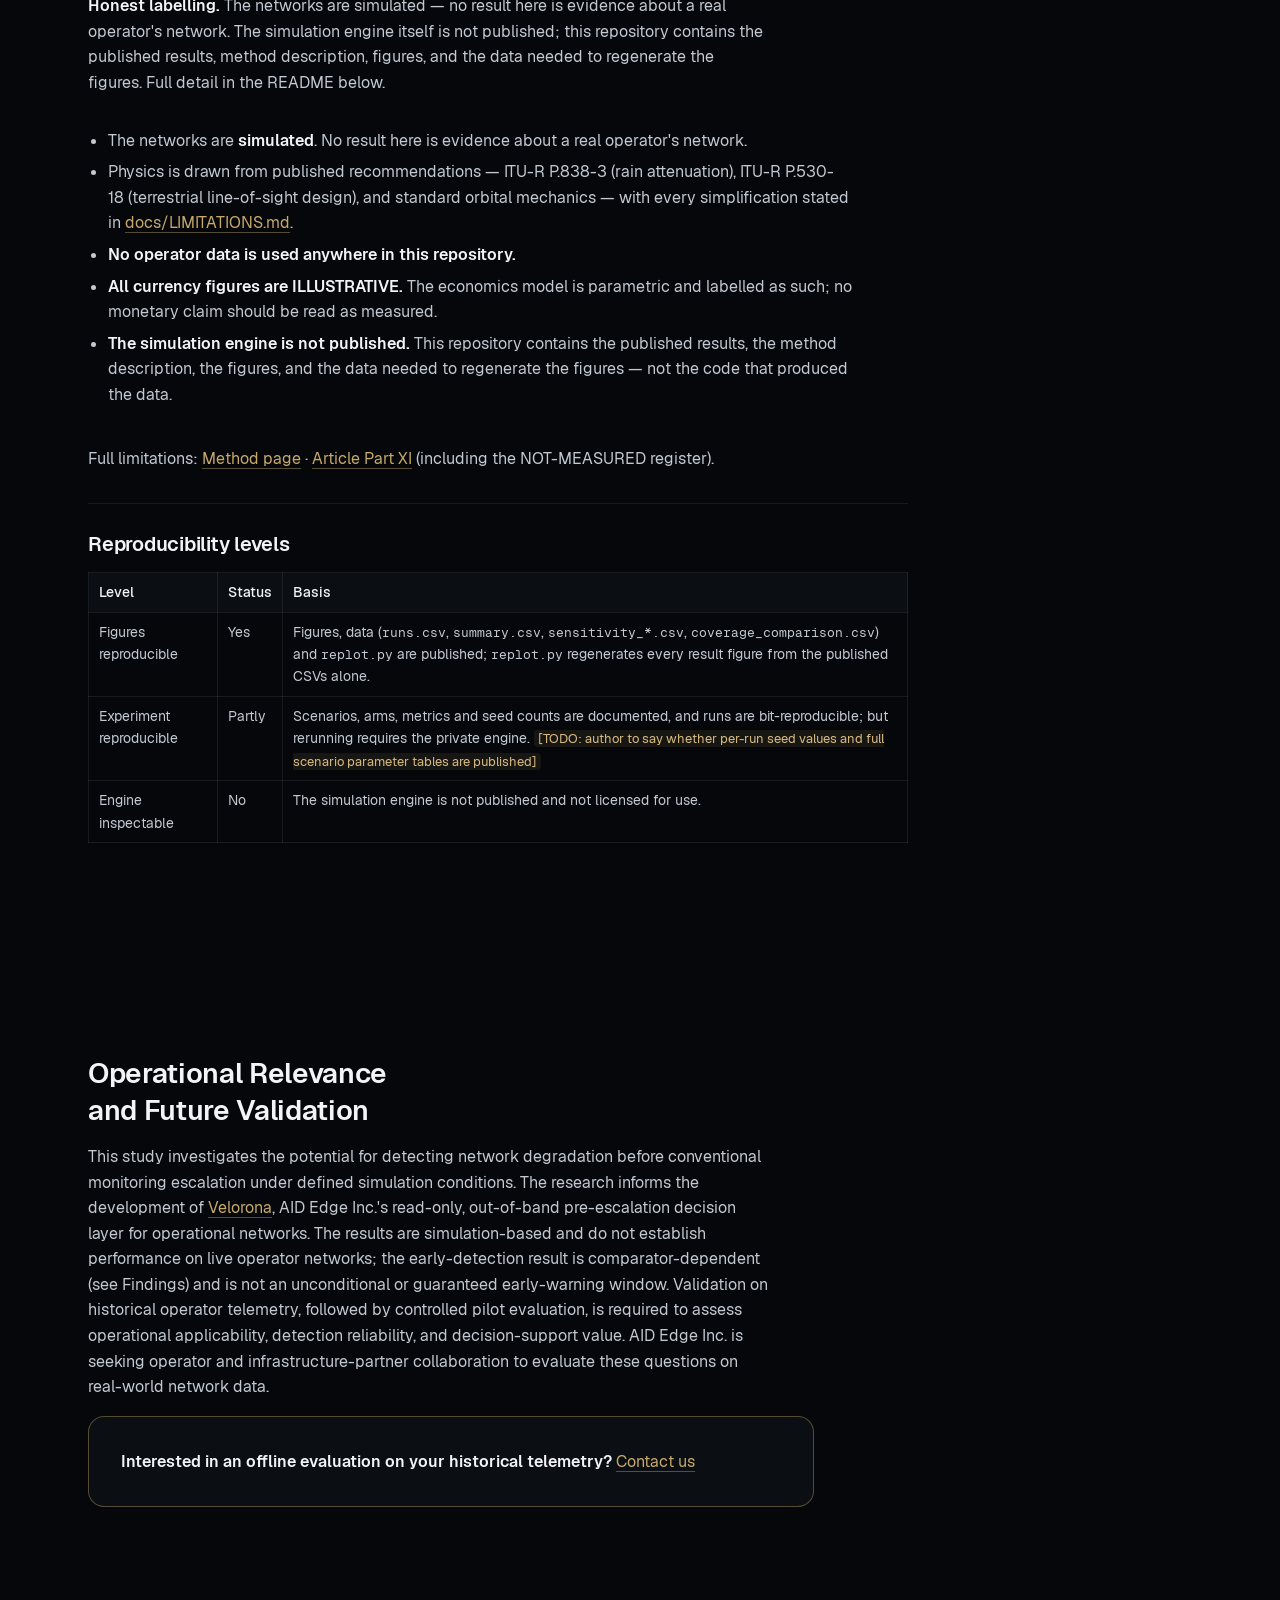
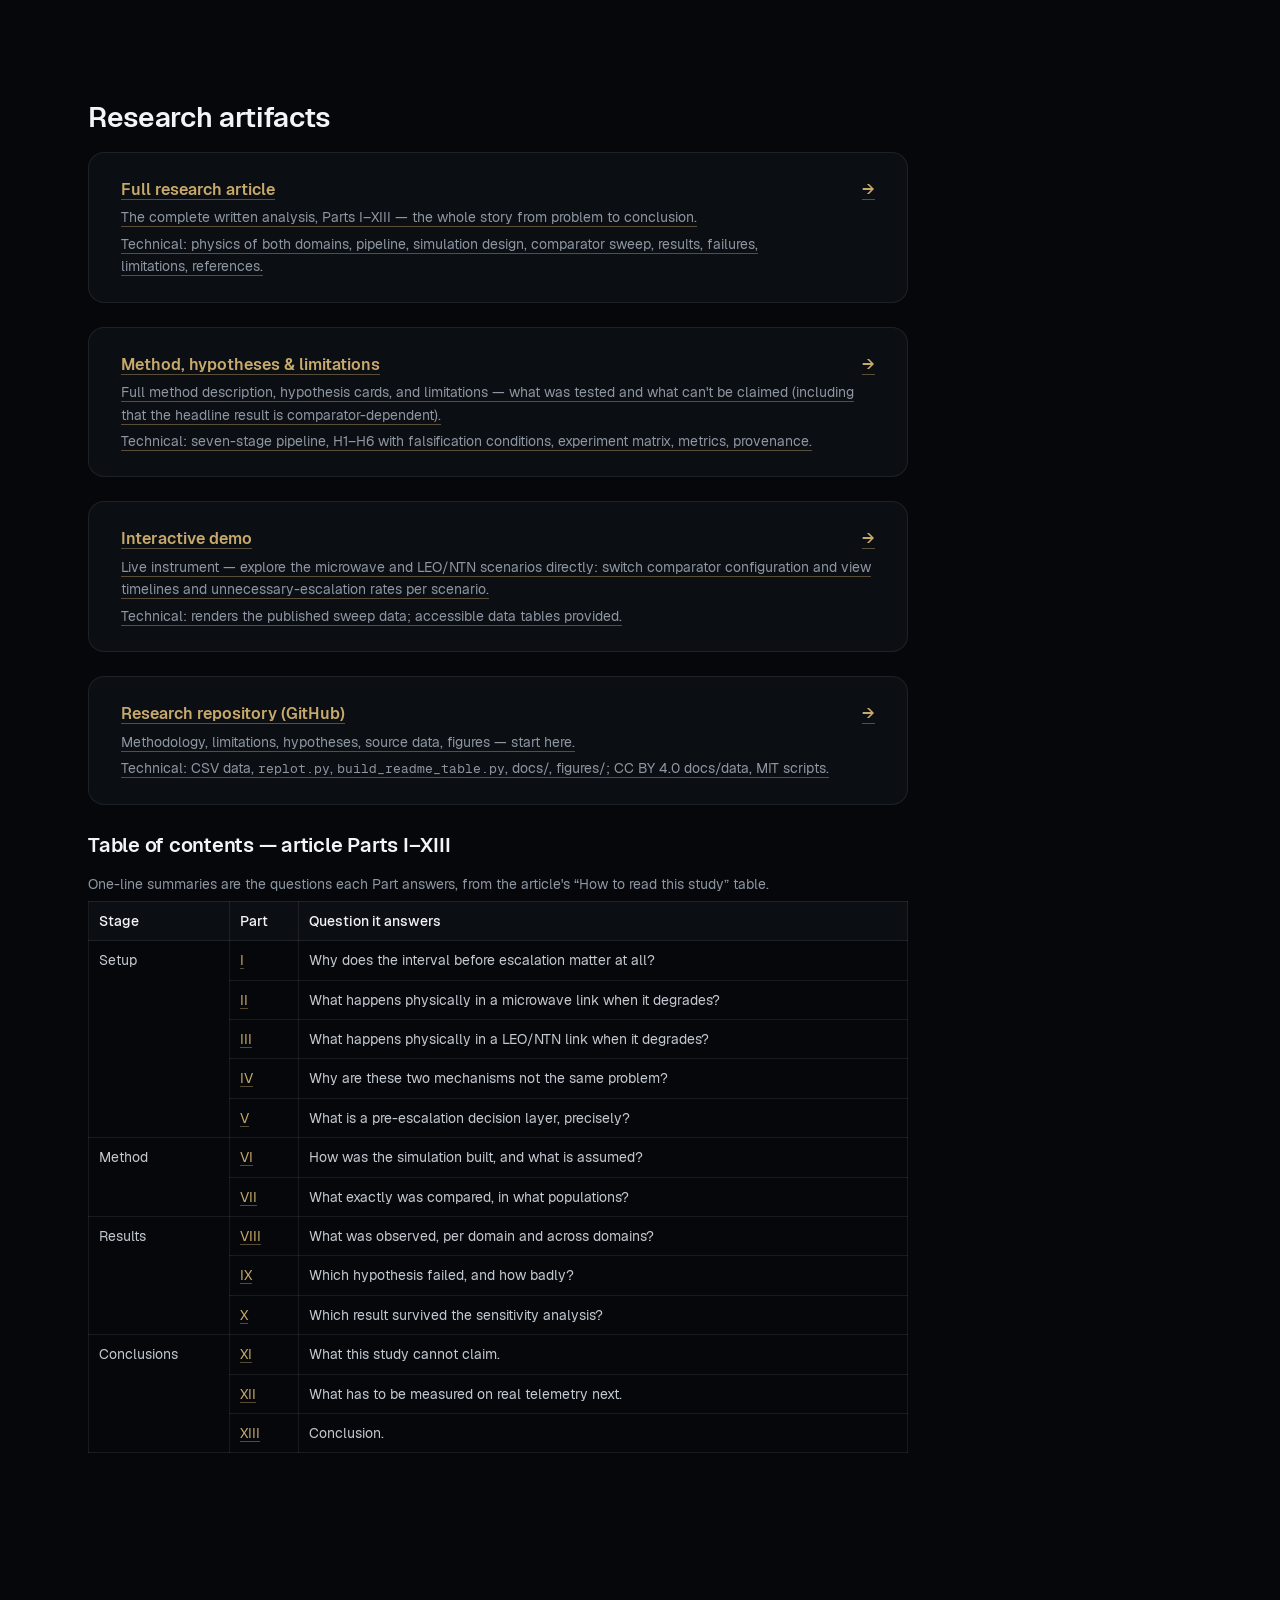
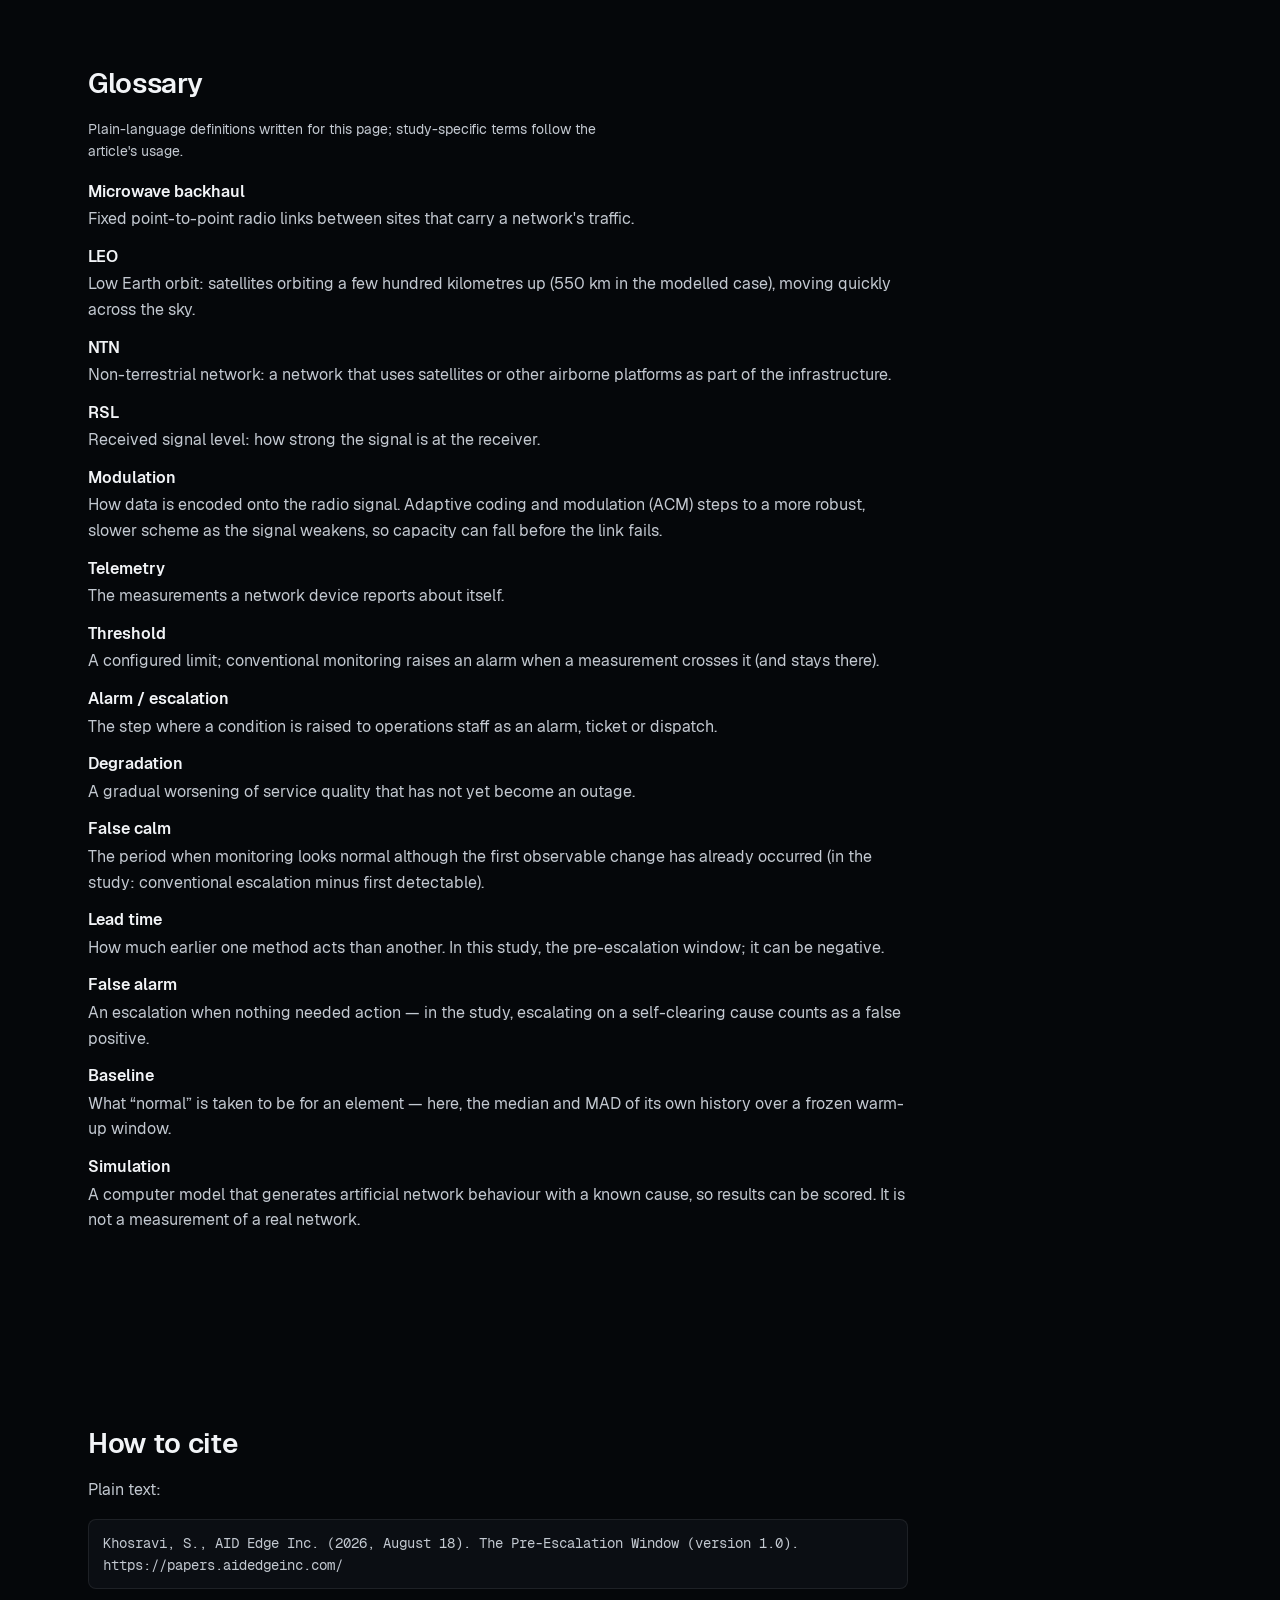
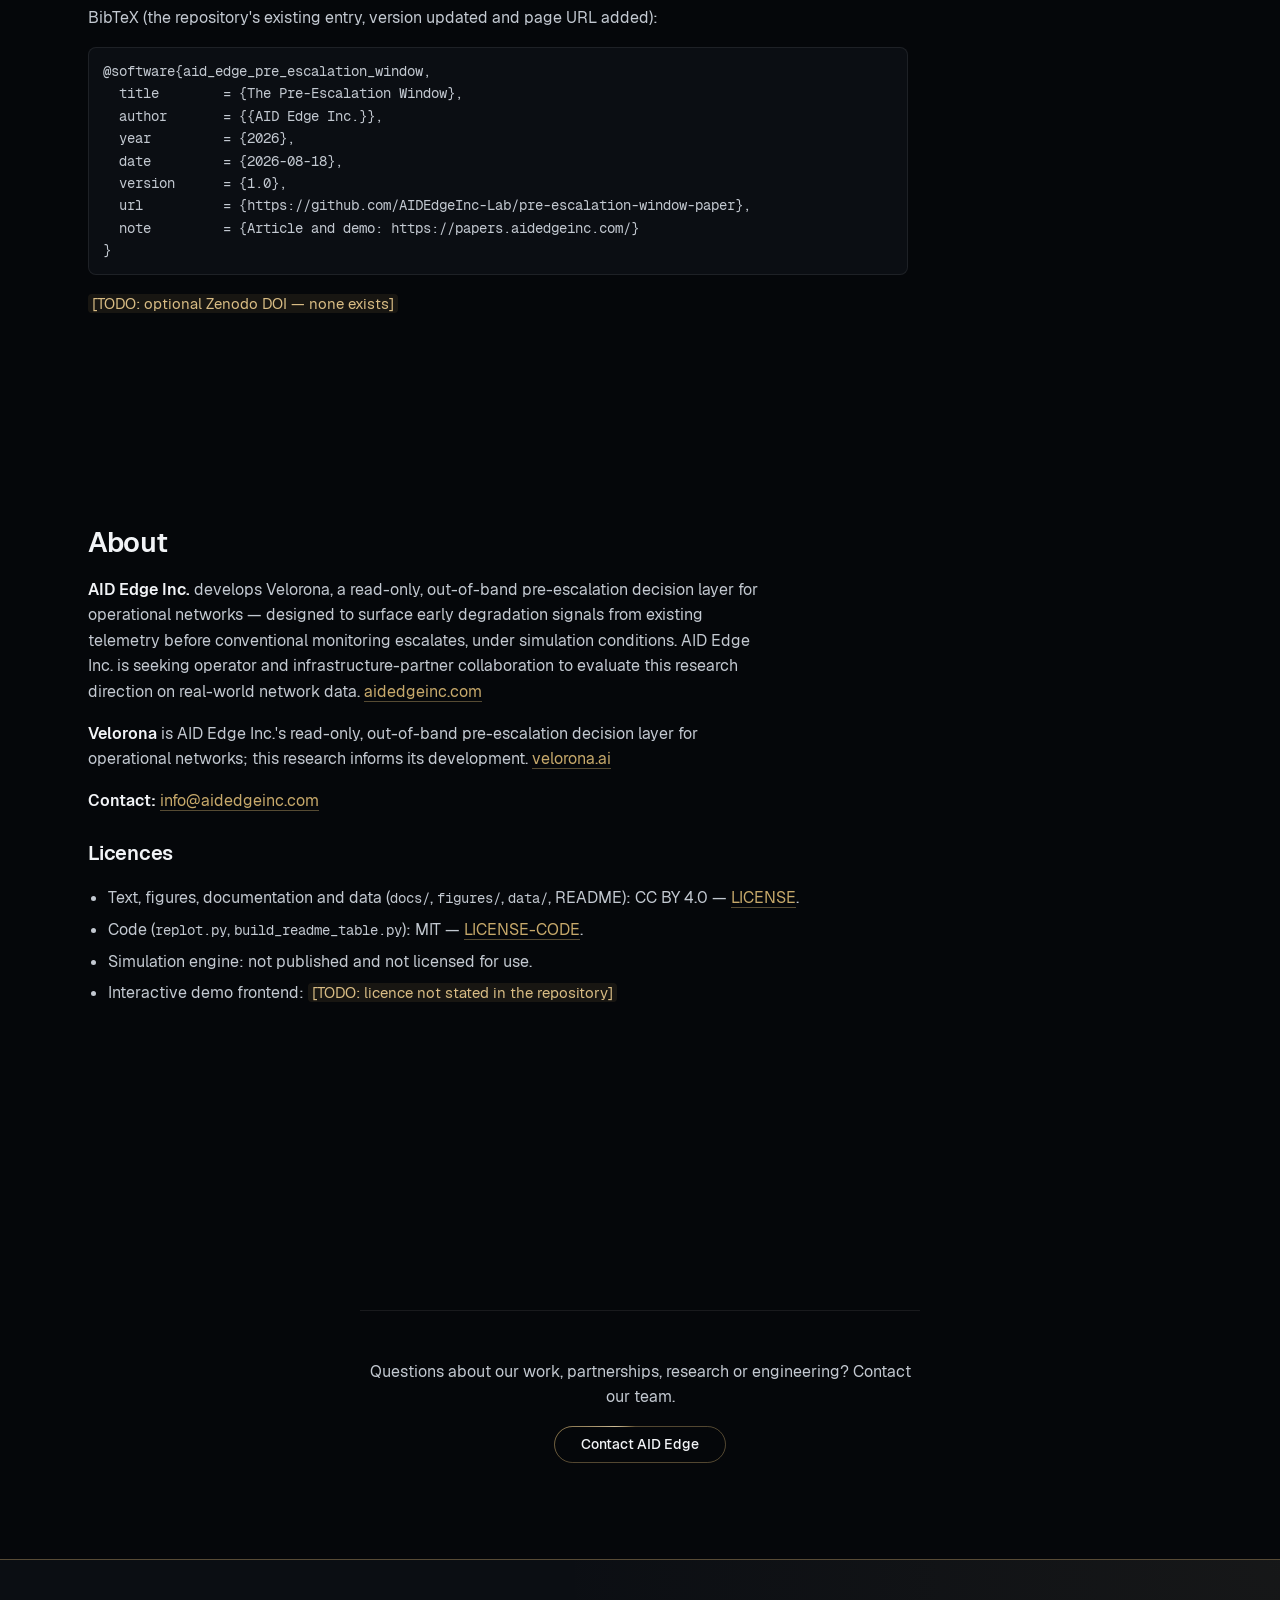
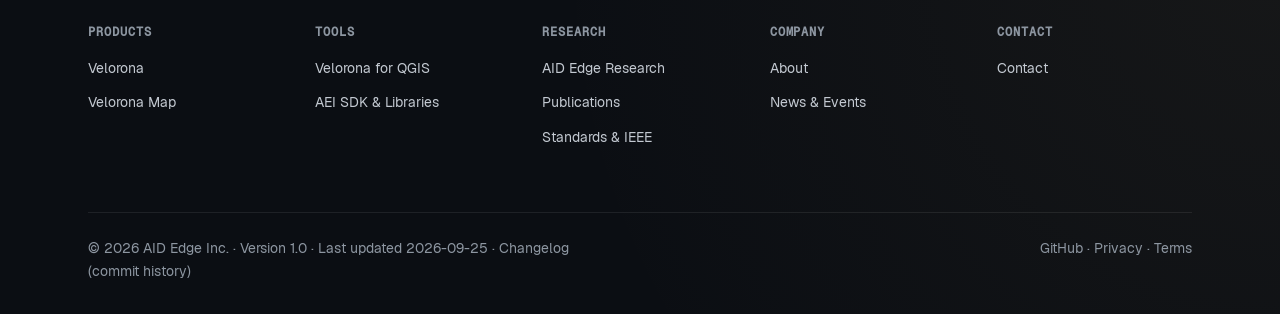
<file: versions/1.0/summary/index.html>
<!doctype html>
<html lang="en" data-brand="aidedge">
<head>
<meta name="robots" content="noindex">
<meta charset="utf-8">
<meta name="viewport" content="width=device-width, initial-scale=1">
<title>The Pre-Escalation Window: Microwave Backhaul vs LEO/NTN | AID Edge Research</title>
<link rel="icon" href="data:,">
<meta name="description" content="Published methodology, results, figures and data for The Pre-Escalation Window: a comparative decision-intelligence study of terrestrial microwave backhaul and LEO/NTN. Simulation study; not validated on operator networks.">
<meta property="og:type" content="article">
<meta property="og:site_name" content="AID Edge Research">
<meta property="og:title" content="The Pre-Escalation Window: Microwave Backhaul vs LEO/NTN">
<meta property="og:description" content="A simulation study of terrestrial microwave backhaul and LEO/NTN: is there a window between early degradation and conventional escalation? Not validated on operator networks.">
<meta property="og:image" content="https://researchlab.aidedgeinc.com/article/figures/fig12-latency-precision.png">
<meta property="og:image:alt" content="Scatter of pre-escalation window against escalation false-positive rate for each comparator configuration, for LEO/NTN and microwave.">
<meta name="twitter:card" content="summary_large_image">
<script type="application/ld+json">
{
  "@context": "https://schema.org",
  "@type": "WebPage",
  "@id": "https://researchlab.aidedgeinc.com/summary/#webpage",
  "name": "The Pre-Escalation Window: Microwave Backhaul vs LEO/NTN",
  "url": "https://researchlab.aidedgeinc.com/summary/",
  "inLanguage": "en",
  "about": {
    "@id": "https://researchlab.aidedgeinc.com/article/#article"
  },
  "isPartOf": {
    "@id": "https://researchlab.aidedgeinc.com/#research"
  },
  "publisher": {
    "@id": "https://aidedgeinc.com/#org"
  },
  "dateModified": "2026-10-02"
}
</script>
<link rel="stylesheet" href="../ui-tokens.css">
<link rel="preload" href="/versions/1.0/fonts/Geist-Regular.woff2" as="font" type="font/woff2" crossorigin>
<link rel="preload" href="/versions/1.0/fonts/Geist-SemiBold.woff2" as="font" type="font/woff2" crossorigin>
<link rel="stylesheet" href="../tokens.css">
<link rel="stylesheet" href="../brand.css">
<style>
  :root{
    --bg:var(--plane-0); --panel:var(--plane-1); --border:var(--border-default);
    --text:var(--text-0); --body:var(--text-1); --muted:var(--text-2);
    --cyan:var(--cyan-300); --cyan-deep:var(--cyan-500); --amber:var(--gold);
  }
  *{box-sizing:border-box}
  html{scroll-behavior:smooth; scroll-padding-top:96px}
  body{margin:0; background:var(--bg); color:var(--body);
    font:16px/1.65 var(--font-sans)}
  a{color:var(--cyan)}
  a:focus-visible,summary:focus-visible{outline:2px solid var(--cyan); outline-offset:2px}
  .wrap{max-width:820px; margin:0 auto; padding:0 20px}
  main.wrap{padding-bottom:96px}
  .topbar{border-bottom:1px solid var(--border); background:var(--bg); position:sticky; top:0; z-index:5}
  .brand{display:flex; flex-wrap:wrap; gap:8px 16px; justify-content:space-between; align-items:baseline; padding-top:12px; font-size:var(--ui-fs-small); color:var(--muted)}
  .brand strong{color:var(--text)}
  nav.main{display:flex; gap:4px 16px; overflow-x:auto; padding:8px 0 10px; font-size:var(--ui-fs-small); white-space:nowrap}
  nav.main a{color:var(--muted); text-decoration:none; padding:6px 2px}
  nav.main a:hover{color:var(--cyan)}
  .eyebrow{color:var(--cyan); font-size:var(--ui-fs-label); letter-spacing:.08em; text-transform:uppercase; margin:40px 0 12px}
  h1{color:var(--text); font-size:var(--ui-fs-h1); line-height:1.25; margin:0 0 12px; font-weight:600}
  h2{color:var(--text); font-size:var(--ui-fs-h2); line-height:1.3; margin:0 0 16px; font-weight:600}
  h3{color:var(--text); font-size:var(--ui-fs-h3); margin:24px 0 8px}
  section{margin:0; padding:48px 0 0}
  .lede{color:var(--body); font-size:var(--ui-fs-body); margin:0 0 20px; max-width:62ch}
  .meta{color:var(--body); font-size:var(--ui-fs-small); margin:0 0 16px}
  .meta span{white-space:normal}
  .badges{display:flex; flex-wrap:wrap; gap:8px; list-style:none; padding:0; margin:0 0 24px}
  .badges li{border:1px solid var(--border); border-radius:999px; padding:4px 12px; font-size:var(--ui-fs-small); background:var(--panel)}
  .badges li.warn{border-color:var(--gold-line); color:var(--gold-light)}
  .callout{border:1px solid var(--gold-line); background:var(--panel); border-radius:12px; padding:18px 22px; margin:0 0 8px}
  .callout p{margin:0; color:var(--body); font-size:var(--ui-fs-body)}
  .callout strong{color:var(--text)}
  .plain{max-width:66ch}
  .todo{background:var(--gold-soft); color:var(--gold-light); padding:0 4px; border-radius:4px; font-size:.92em}
  .tag{display:inline-block; font-size:var(--ui-fs-label); font-weight:600; letter-spacing:.04em; text-transform:uppercase; border-radius:4px; padding:1px 7px; margin-right:6px; vertical-align:1px; border:1px solid}
  .t-ev{color:var(--cyan); border-color:var(--cyan)}
  .t-in{color:var(--text-0); border-color:var(--border-strong)}
  .t-hy{color:var(--gold-light); border-color:var(--gold-line)}
  details{border:1px solid var(--border); background:var(--panel); border-radius:10px; margin:16px 0; padding:0 18px}
  details>summary{color:var(--text); cursor:pointer; padding:12px 0; font-weight:600; font-size:var(--ui-fs-body); min-height:44px}
  details[open]>summary{border-bottom:1px solid var(--border); margin-bottom:12px}
  details>*:last-child{margin-bottom:16px}
  .cards{list-style:none; padding:0; margin:0 0 24px; display:grid; gap:12px}
  .cards a{display:block; border:1px solid var(--border); background:var(--panel); border-radius:10px; padding:16px 20px; color:var(--text); text-decoration:none; min-height:44px}
  .cards a:hover{border-color:var(--cyan-deep)}
  .cards .head{display:flex; justify-content:space-between; gap:16px; font-weight:600; font-size:var(--ui-fs-body)}
  .cards .head .arrow{color:var(--cyan)}
  .cards small{display:block; color:var(--muted); font-size:var(--ui-fs-small); margin-top:4px}
  .tablewrap{overflow-x:auto; margin:12px 0 20px}
  table{border-collapse:collapse; width:100%; font-size:var(--ui-fs-small); min-width:560px}
  th,td{border:1px solid var(--border); padding:8px 10px; text-align:left; vertical-align:top}
  th{background:var(--panel); color:var(--text)}
  td{color:var(--body)}
  caption{text-align:left; color:var(--muted); font-size:var(--ui-fs-small); padding-bottom:6px}
  blockquote{margin:12px 0; padding:8px 16px; border-left:3px solid var(--cyan-deep); color:var(--body); font-size:var(--ui-fs-body)}
  blockquote cite{display:block; font-size:var(--ui-fs-label); margin-top:6px; font-style:normal}
  figure{margin:20px 0}
  figure img,figure svg{max-width:100%; height:auto; border:1px solid var(--border); border-radius:8px; background:var(--panel)}
  figcaption{color:var(--muted); font-size:var(--ui-fs-small); margin-top:8px}
  dl{margin:0} dt{font-weight:600; margin-top:12px; color:var(--text)} dd{margin:2px 0 0; color:var(--body)}
  pre{white-space:pre-wrap; overflow-wrap:anywhere; background:var(--panel); border:1px solid var(--border); border-radius:8px; padding:12px 14px; overflow-x:auto; font-size:var(--ui-fs-small); margin:8px 0}
  code{overflow-wrap:anywhere}
  ul.bul{padding-left:20px} ul.bul li{margin:6px 0}
  .cta{border:1px solid var(--cyan-deep); border-radius:12px; padding:18px 22px; background:var(--panel)}
  footer{border-top:1px solid var(--border); margin-top:56px; padding-top:24px; color:var(--muted); font-size:var(--ui-fs-small)}
  @media (max-width:640px){
    figure.tl svg{display:none}
    dl.tl-list{border-left:2px solid var(--border); padding-left:20px; margin-left:8px}
    dl.tl-list dt{position:relative; font-size:var(--ui-fs-body); margin-top:20px}
    dl.tl-list dt:first-of-type{margin-top:8px}
    dl.tl-list dt::before{content:""; position:absolute; left:-30px; top:.4em; width:12px; height:12px; border-radius:50%; background:var(--bg); border:2px solid var(--cyan)}
    dl.tl-list dt:nth-of-type(1)::before{border-color:var(--text-1)}
    dl.tl-list dt:nth-of-type(3)::before{border-color:var(--gold)}
    dl.tl-list dt:nth-of-type(4)::before{background:var(--blue-deep)}
    dl.tl-list dd{font-size:var(--ui-fs-body)}
  }
  @media (prefers-reduced-motion:reduce){html{scroll-behavior:auto}}
</style>
<link rel="stylesheet" href="../ui-foundation.css">
</head>
<body>
<div role="note" style="margin:0;padding:10px 16px;font:14px/1.45 system-ui,sans-serif;background:#1b1608;color:#f0e4c0;border-bottom:1px solid #8a7335"><strong>Archived version 1.0</strong> &mdash; a preserved copy of the site as it stood immediately before the 2026-10 corrections (last commit before the correction work began) (9f4f42d, 2026-10-08). Its results use the previous model version (superseded rain-coefficient table; the pre-escalation window counts the layer's first WAIT as a lead) and its VERIFY stage did not reliably resolve. Kept unchanged as historical record. <a style="color:#ffd76a" href="/">Current version</a> &middot; <a style="color:#ffd76a" href="https://github.com/AIDEdgeInc-Lab/pre-escalation-window-paper/blob/main/CORRECTIONS.md">What was corrected</a></div>

<header class="site-header">
  <div class="ui-wrap nav-shell">
    <a class="brand-text" href="/versions/1.0/">AID Edge Research</a>
    <div class="nav-right">
      <button type="button" class="nav-toggle" id="navToggle" aria-expanded="false" aria-controls="primaryNav" aria-label="Toggle menu"><span class="nav-toggle-bar"></span><span class="nav-toggle-bar"></span></button>
      <nav aria-label="Primary" id="primaryNav" class="nav-list">
        <ul>
          <li class="has-dropdown"><button type="button" class="nav-dropdown-trigger" aria-haspopup="true" aria-expanded="false">Products<span class="nav-caret" aria-hidden="true"></span></button><ul class="dropdown-menu"><li><a href="https://velorona.ai/"><span class="dd-label">Velorona <span class="ext" aria-hidden="true">↗</span></span><span class="dd-note">Degradation Intelligence for Network Operations</span><span class="visually-hidden"> (external site)</span></a></li><li><a href="https://map.velorona.ai/"><span class="dd-label">Velorona Map <span class="ext" aria-hidden="true">↗</span></span><span class="dd-note">Geospatial &amp; Environmental Intelligence for telecom links</span><span class="visually-hidden"> (external site)</span></a></li></ul></li>
          <li class="has-dropdown"><button type="button" class="nav-dropdown-trigger" aria-haspopup="true" aria-expanded="false">Tools<span class="nav-caret" aria-hidden="true"></span></button><ul class="dropdown-menu"><li><a href="https://plugins.qgis.org/plugins/velorona/"><span class="dd-label">Velorona for QGIS <span class="ext" aria-hidden="true">↗</span></span><span class="dd-note">Link analysis inside QGIS. A separate desktop tool.</span><span class="visually-hidden"> (external site)</span></a></li><li><a href="https://aidedgeinc.com/tools/#public-libraries"><span class="dd-label">AEI SDK &amp; Libraries</span><span class="dd-note">Python libraries from our engineering work. Some are public; some are proprietary.</span></a></li></ul></li>
          <li class="has-dropdown"><button type="button" class="nav-dropdown-trigger" aria-haspopup="true" aria-expanded="false">Research<span class="nav-caret" aria-hidden="true"></span></button><ul class="dropdown-menu"><li><a href="/versions/1.0/" class="active" aria-current="page"><span class="dd-label">AID Edge Research</span><span class="dd-note">The papers, methods and data behind our products.</span></a></li><li><a href="https://aidedgeinc.com/publications/"><span class="dd-label">Publications</span></a></li><li><a href="https://aidedgeinc.com/research-lab/#standards-publications"><span class="dd-label">Standards &amp; IEEE</span></a></li></ul></li>
          <li class="has-dropdown"><button type="button" class="nav-dropdown-trigger" aria-haspopup="true" aria-expanded="false">Company<span class="nav-caret" aria-hidden="true"></span></button><ul class="dropdown-menu"><li><a href="https://aidedgeinc.com/about/"><span class="dd-label">About</span></a></li><li><a href="https://aidedgeinc.com/news-events/"><span class="dd-label">News &amp; Events</span></a></li></ul></li>
        </ul>
        <a class="nav-cta" href="https://aidedgeinc.com/contact/">Contact</a>
      </nav>
    </div>
  </div>
</header>
<header class="topbar">
  <div class="wrap">
    <p style="margin:0 0 8px;font-size:13px"><a href="../">&larr; AID Edge Research (all research resources)</a> &middot; <a href="../article/">Full technical paper &rarr;</a></p>
    <nav class="main" aria-label="Page sections">
      <a href="#overview">Overview</a>
      <a href="#how-it-works">How it works</a>
      <a href="#findings">Findings</a>
      <a href="#limitations">Limitations</a>
      <a href="#artifacts">Artifacts</a>
      <a href="#cite">Cite</a>
      <a href="#about">About</a>
    </nav>
  </div>
</header>

<main class="wrap">

<!-- 1. TITLE BLOCK -->
<p class="eyebrow">AID Edge Inc. &mdash; Published Research</p>
<h1>The Pre-Escalation Window</h1>
<p class="lede">A comparative decision-intelligence study of terrestrial microwave backhaul and LEO/NTN &mdash; is there a measurable window during which operational degradation can be detected and acted on before conventional monitoring escalates?</p>
<p class="meta">
  Author: Sara Khosravi, AID Edge Inc.<br>
  Published: 2026-08-18 &middot;
  Page last updated: 2026-09-25 &middot;
  Version 1.0
</p>
<ul class="badges" aria-label="Study status">
  <li class="warn">Simulation study</li>
  <li class="warn">Not operator-validated</li>
  <li>Reproducibility artifacts available</li>
</ul>

<div class="callout" role="note">
  <p><strong>Honest labelling.</strong> The networks are simulated &mdash; no result here is evidence about a real operator's network. The simulation engine itself is not published; this repository contains the published results, method description, figures, and the data needed to regenerate the figures. Full detail in the README below and in <a href="#limitations">Limitations</a>.</p>
</div>

<!-- 2. 30-SECOND SUMMARY -->
<section id="overview" aria-labelledby="h-overview">
  <h2 id="h-overview">The 30-second summary</h2>
  <div class="plain">
  <p>Network problems usually start gradually, well before an alarm fires, and conventional monitoring can look calm while service is getting worse. This study asks whether that gap &mdash; the &ldquo;pre-escalation window&rdquo; &mdash; can be measured, in two very different kinds of network: fixed terrestrial microwave links and moving LEO/NTN satellite links.</p>
  <p>We built simulated networks and showed the same data to two monitors: a modelled conventional threshold monitor, and a read-only decision layer.</p>
  <p>The pre-escalation hypothesis (H1) held under the default comparator (pooled median lead time: 13 minutes) but inverted under a degenerate comparator (&minus;146 minutes), indicating the result is comparator-dependent rather than unconditional. What survived is a different, robustness result: the conventional monitor can be made faster only by escalating unnecessarily more often, while the decision layer's unnecessary-escalation rate did not move in the simulation (4.4%, 2 of 45 self-clearing runs per comparator configuration).</p>
  <p><strong>What this does not prove:</strong> a stable, guaranteed or unconditional early-warning window &mdash; and nothing about real networks. Everything is simulated; whether any of it holds on real telemetry is unmeasured and is the next experiment.</p>
  </div>
</section>

<!-- 3. THE PROBLEM -->
<section id="problem" aria-labelledby="h-problem">
  <h2 id="h-problem">The problem &mdash; why this matters</h2>
  <div class="plain">
  <p>A service-impacting incident is rarely instantaneous. It usually begins as a small change in signal strength, geometry, capacity or system state, and only later becomes an alarm, a ticket and a truck roll. In between, dashboards can look &ldquo;calm&rdquo; while the network is quietly getting worse. Conventional monitoring responds only when a measurement crosses a configured threshold, stays there for a configured time, and survives a process delay.</p>
  <p><strong>Terrestrial microwave backhaul</strong> is a fixed radio link between two sites that carries network traffic; its main enemy is changing weather along a fixed path.</p>
  <p><strong>LEO/NTN</strong> (low-Earth-orbit / non-terrestrial network) is a satellite network in which the satellites move, so both the infrastructure and the propagation conditions keep changing.</p>
  <p><span class="todo">[SOURCE NEEDED]</span> No industry statistic on how often this gradual-degradation pattern occurs in operators' networks is cited in the article; none is claimed here.</p>
  </div>
  <details>
    <summary>For engineers</summary>
    <p>The interval between the first observable change and conventional escalation is what the study calls the pre-escalation window. Conventional escalation is modelled as KPI smoothing over N reporting intervals, an M-of-N persistence rule, fixed thresholds against a nominal reference, and escalation/ticket process delays, with no geometry model. Microwave: fixed infrastructure, changing propagation (rain attenuation, path loss, fade margin, ACM, capacity degradation). LEO/NTN: orbital geometry, elevation, slant range, serving-satellite state, handover and capacity. See <a href="../article/#part-i-the-operational-problem">Part I</a>, <a href="../article/#part-ii-terrestrial-microwave-backhaul-how-degradation-propagates-through-the-link">Part II</a>, <a href="../article/#part-iii-leo-ntn-how-degradation-propagates-through-a-moving-network">Part III</a>.</p>
  </details>
</section>

<!-- 4. RESEARCH QUESTION -->
<section id="question" aria-labelledby="h-question">
  <h2 id="h-question">The research question</h2>
  <blockquote>Is there a measurable <strong>pre-escalation window</strong> during which operational degradation can be detected, characterised and acted on before conventional monitoring reaches its escalation threshold &mdash; and does the same decision-intelligence principle hold when the underlying network changes from terrestrial microwave to LEO/NTN?<cite>README.md, opening quote (verbatim)</cite></blockquote>
  <p class="plain"><strong>In plain language:</strong> is there a window of time between when a link starts to degrade and when conventional alarms fire &mdash; and is it long enough to act? <em>Answer in this study, in simulation: it depends on how fast the conventional monitor is tuned; see <a href="#findings">Findings</a>.</em></p>
</section>

<!-- 5. HOW IT WORKS -->
<section id="how-it-works" aria-labelledby="h-how">
  <h2 id="h-how">How the study works</h2>
  <p class="plain">Every simulated run generates one stream of network telemetry and shows it, unchanged, to two monitors: a <em>conventional</em> threshold monitor (modelled on vendor/NMS behaviour) and a <em>read-only decision layer</em>. Because both see identical data, any difference in outcome comes from the monitor, not the data. The decision layer never writes to a network.</p>

  <figure class="tl">
    <svg viewBox="0 0 760 210" role="img" aria-labelledby="tl-t tl-d" xmlns="http://www.w3.org/2000/svg">
      <title id="tl-t">Timeline of four moments</title>
      <desc id="tl-d">Left to right: 1 degradation onset, 2 early detection, 3 conventional escalation. The span between early detection and conventional escalation is 4, the decision window, the time available to act before escalation.</desc>
      <line x1="30" y1="90" x2="730" y2="90" stroke="#7C8790" stroke-width="2"/>
      <rect x="290" y="72" width="330" height="36" rx="6" fill="#12283b" stroke="#7AAEE3"/>
      <text x="455" y="95" text-anchor="middle" fill="#F5F7FA" font-size="14">4 &#183; Decision window</text>
      <g fill="#05090C" stroke-width="2">
        <circle cx="90" cy="90" r="9" stroke="#AAB8C2"/>
        <circle cx="290" cy="90" r="9" stroke="#7AAEE3"/>
        <circle cx="620" cy="90" r="9" stroke="#C6A15B"/>
      </g>
      <g fill="#F5F7FA" font-size="14" text-anchor="middle" font-weight="600">
        <text x="90" y="55">1 &#183; Degradation onset</text>
        <text x="290" y="55">2 &#183; Early detection</text>
        <text x="620" y="55">3 &#183; Conventional escalation</text>
      </g>
      <g fill="#AAB8C2" font-size="12" text-anchor="middle">
        <text x="90" y="130">the physical change begins</text>
        <text x="290" y="130">decision layer can act</text>
        <text x="620" y="130">threshold alarm / ticket path</text>
        <text x="455" y="165">time available to act before escalation</text>
        <text x="455" y="185">(can be zero or negative &#8212; see Findings)</text>
      </g>
    </svg>
    <figcaption>Simplified timeline. The study's own definition: pre-escalation window = conventional escalation &minus; decision-layer actionable point. A negative window means the conventional monitor escalated first. The full operational timeline (ticket, service impact, recovery) is Figure 1 in <a href="../article/#part-i-the-operational-problem">the article</a>.</figcaption>
  </figure>

  <dl class="plain tl-list">
    <dt>1 &middot; Degradation onset</dt><dd>The moment the underlying change begins &mdash; for example a rain cell approaching a link, or a satellite subsystem starting to drift. In the simulation this time is known exactly.</dd>
    <dt>2 &middot; Early detection</dt><dd>The point at which the decision layer has enough evidence to act (&ldquo;decision-layer actionable&rdquo; in the study). The study also records a &ldquo;first detectable&rdquo; point, when the change first becomes observable in the data.</dd>
    <dt>3 &middot; Conventional escalation</dt><dd>When the modelled threshold monitor raises an escalation after smoothing, persistence and process delay.</dd>
    <dt>4 &middot; Decision window</dt><dd>The time between 2 and 3: how long there is to act before conventional escalation. Called the pre-escalation window in the study.</dd>
  </dl>

  <details>
    <summary>For engineers: method, definitions and metrics</summary>
    <ul class="bul">
      <li><strong>Pipeline:</strong> OBSERVE &rarr; DETECT &rarr; CORRELATE &rarr; DIAGNOSE &rarr; ESTIMATE DECISION RISK &rarr; WAIT / ESCALATE / RECOMMEND ACTION &rarr; VERIFY (<a href="../method/#method">method</a>).</li>
      <li><strong>Baseline:</strong> per-element Shewhart 3-sigma control limits from a robust baseline &mdash; median and MAD of the element's own history over a warm-up window, then frozen. Warm-up: 120 min before the decision layer has a baseline.</li>
      <li><strong>Sampling / clock:</strong> 1-minute simulation resolution; duration 600 min default; 30 seeds per (domain, scenario) in the default sweep (11 scenarios = 330 runs); 15 seeds per configuration in each sensitivity sweep.</li>
      <li><strong>Signals used:</strong> microwave &mdash; RSL, C/N or MSE, TX power under ATPC, errored seconds (article &sect;2.3); LEO/NTN &mdash; geometry-corrected received level, serving-satellite and gateway context, housekeeping telemetry. <em>As documented in the article; this reflects what the article discloses, not the full internal engine schema.</em></li>
      <li><strong>Degradation scenarios:</strong> onset, ramp, hold, severity and self-clearing flag declared per scenario; severity swept over a 7-point multiplier grid (0.4&ndash;2.2&times;). Onset, ramp and hold are chosen, not sampled (a stated limitation).</li>
      <li><strong>Escalation thresholds:</strong> conventional arm &mdash; smoothing over N intervals, M-of-N persistence, fixed thresholds against a nominal reference, process delays; swept over 11 comparator configurations including a degenerate one. Decision-layer threshold constants and predicates are unpublished. Default comparator (identical for both domains in <code>data/sensitivity_comparator.csv</code>): <code>smoothing_window</code> = 5, <code>persistence_m</code>/<code>persistence_n</code> = 3/5, <code>escalation_delay_min</code> = 8 (the row labelled DEFAULT in <a href="../article/#8-4-comparator-sensitivity-the-central-result">&sect;8.4</a>). Degenerate: 1, 1/1, 0.</li>
      <li><strong>Metrics:</strong> false-calm window, pre-escalation window, exposure window, decision margin, conventional margin, time to correct diagnosis; per-sample detection/escalation confusion matrices (F1, FPR); unnecessary-dispatch rates; ambiguous/wait counts; ILLUSTRATIVE economics. Definitions: <a href="../article/#6-9-metric-definitions">article &sect;6.9</a>, <a href="../method/#experiment_matrix">experiment matrix</a>.</li>
      <li><strong>Baselines compared:</strong> Arm A, modelled conventional monitor; Arm B, read-only decision layer; plus the comparator sweep including a degenerate (perfect, instantaneous, unsmoothed) monitor.</li>
    </ul>
  </details>

  <h3>Scenario overview</h3>
  <p class="plain">Eleven scenarios &mdash; five microwave, six LEO/NTN &mdash; covering gradual and step faults, faults hidden inside a weather event, interference, configuration change, and conditions that clear by themselves (rain, or pure orbital geometry with no fault at all).</p>
  <div class="tablewrap"><table>
    <caption>Scenarios (from docs/EXPERIMENT_MATRIX.md)</caption>
    <thead><tr><th>Domain</th><th>Scenario</th><th>Ground-truth class</th><th>Self-clearing</th></tr></thead>
    <tbody>
      <tr><td>Microwave</td><td>mw_rain_cell</td><td>RAIN_FADE</td><td>yes</td></tr>
      <tr><td>Microwave</td><td>mw_directional_hardware</td><td>HARDWARE_DIRECTIONAL</td><td>no</td></tr>
      <tr><td>Microwave</td><td>mw_hidden_in_storm</td><td>HARDWARE_DIRECTIONAL (inside an active fade)</td><td>no</td></tr>
      <tr><td>Microwave</td><td>mw_interference</td><td>INTERFERENCE</td><td>no</td></tr>
      <tr><td>Microwave</td><td>mw_config_change</td><td>CONFIG_CHANGE</td><td>no</td></tr>
      <tr><td>LEO/NTN</td><td>leo_low_elevation</td><td>LOW_ELEVATION_GEOMETRY (no fault injected)</td><td>yes</td></tr>
      <tr><td>LEO/NTN</td><td>leo_ground_rain</td><td>PROPAGATION_FADE</td><td>yes</td></tr>
      <tr><td>LEO/NTN</td><td>leo_rf_subsystem</td><td>RF_SUBSYSTEM</td><td>no</td></tr>
      <tr><td>LEO/NTN</td><td>leo_pointing</td><td>POINTING_ATTITUDE</td><td>no</td></tr>
      <tr><td>LEO/NTN</td><td>leo_gateway_side</td><td>GATEWAY_SIDE</td><td>no</td></tr>
      <tr><td>LEO/NTN</td><td>leo_hidden_in_rain</td><td>RF_SUBSYSTEM</td><td>no</td></tr>
    </tbody></table></div>
  <p class="plain"><strong>Limit:</strong> each run contains a single fault except the two &ldquo;hidden_in_*&rdquo; composites; real incidents overlap far more (<a href="../method/#limitations">Limitations</a>). Only the eleven scenarios above were run; conditions outside them (for example overlapping faults) are not covered by the study.</p>
</section>

<!-- 6. FINDINGS -->
<section id="findings" aria-labelledby="h-findings">
  <h2 id="h-findings">Findings</h2>
  <p><span class="tag t-ev">Evidence</span> simulation result &nbsp; <span class="tag t-in">Interpretation</span> &nbsp; <span class="tag t-hy">Hypothesis</span> &mdash; all findings below are from simulation.</p>

  <h3>Headline result: comparator-dependent, not unconditional</h3>
  <p class="callout" style="padding:14px 18px"><span class="tag t-ev">Evidence</span> <strong>The pre-escalation hypothesis (H1) held under the default comparator (pooled median lead time: 13 minutes) but inverted under a degenerate comparator (&minus;146 minutes), indicating the result is comparator-dependent rather than unconditional.</strong> This is the paper's most important limitation, restated in <a href="#limitations">Limitations</a>.</p>
  <blockquote>The original hypothesis did not survive. H1 &mdash; that the decision layer provides a measurable earlier-detection advantage &mdash; held at the default comparator (pooled median window 13 min) and failed under comparator sensitivity analysis. Against a degenerate comparator (a perfect, instantaneous, unsmoothed threshold monitor, better than any real NMS), the pooled median window inverts to &minus;146 min.<cite>Article, <a href="../article/#abstract">Abstract</a></cite></blockquote>
  <p><span class="tag t-ev">Evidence</span> What survived is a trade-off, not an early-warning window: conventional monitoring can be made arbitrarily fast, but the price is unnecessary escalation, and the decision layer's rates did not move under any comparator tuning. Two figures are reported, on <strong>different populations</strong>, and are not interchangeable:</p>
  <div class="tablewrap"><table>
    <caption>Decision-layer vs conventional unnecessary escalation on self-clearing scenarios (mw_rain_cell, leo_ground_rain, leo_low_elevation). Article &sect;8.5 states the two rates &ldquo;are different populations and are not interchangeable&rdquo;.</caption>
    <thead><tr><th>Population</th><th>Runs</th><th>Conventional</th><th>Decision layer</th><th>Source</th></tr></thead>
    <tbody>
      <tr><td>Default comparator (P1-SC)</td><td>90 (3 scenarios &times; 30 seeds)</td><td>60 of 90 (66.7%)</td><td>3 of 90 (3.3%; shown as 3% in the README)</td><td><a href="../article/#8-5-self-clearing-scenarios">Article &sect;8.5</a>; README Findings</td></tr>
      <tr><td>Comparator sweep (P2-SC)</td><td>45 per configuration (15 seeds), 11 configurations</td><td>66.7% at default, 100% at degenerate</td><td>2 of 45 (4.4%) in every configuration</td><td><a href="../article/#abstract">Abstract</a>; <a href="../article/#8-4-comparator-sensitivity-the-central-result">&sect;8.4</a></td></tr>
    </tbody></table></div>
  <blockquote>Across the 90 self-clearing runs (three scenarios x 30 seeds), the conventional arm escalated unnecessarily in 60 (67%); the decision layer did so in 3 (3%) &mdash; a residual, not zero, and the single most operationally relevant result in this study.<cite>README.md, Findings (verbatim; default comparator, 90 runs)</cite></blockquote>
  <blockquote>The pre-escalation window is not a fixed detection-speed advantage: a comparator sweep (<code>data/sensitivity_comparator.csv</code>) shows it trading against precision. &hellip; See <code>figures/fig10_latency_precision_tradeoff.png</code>.<cite>README.md, Findings (excerpt; full text in the <a href="https://github.com/AIDEdgeInc-Lab/pre-escalation-window-paper#findings">repository README</a>)</cite></blockquote>
  <p><span class="tag t-ev">Evidence</span> A positive window at the default comparator is observed in 10 of 11 scenarios, with medians from 7 to 250 minutes. <span class="tag t-in">Interpretation</span> This range &ldquo;describes the default comparator's behaviour as much as the decision layer's&rdquo; (README) and should not be read as a stable window. <code>leo_low_elevation</code> is the only scenario in which the conventional arm never escalates; its window is undefined.</p>
  <p><span class="tag t-in">Interpretation</span> &ldquo;Conventional monitoring can be made arbitrarily fast; the price is paid in unnecessary escalation, and the decision layer is not on that trade-off curve.&rdquo; (<a href="../article/#abstract">Abstract</a>). <span class="tag t-hy">Hypothesis</span> Whether the decision layer separates real events from transients on real telemetry is <strong>not measured</strong> (<a href="../article/#part-xii-field-validation-the-next-experiment">Part XII</a>).</p>

  <figure>
    <img src="../article/figures/fig12-latency-precision.png" width="3000" height="1100" loading="lazy" alt="Two scatter plots, LEO/NTN on the left and microwave on the right, of median pre-escalation window in minutes against escalation false-positive rate. The conventional arm's curve falls as tuning makes it faster; for LEO/NTN it reaches about minus 190 minutes at a false-positive rate of 1.0 at the degenerate setting. The decision layer's points stay at a false-positive rate of 0.">
    <figcaption><strong>Figure 12 of the article &mdash; latency vs. precision.</strong> Each conventional point is one comparator configuration; the decision layer does not move along the trade-off. Simulation result. <a href="../article/#part-viii-results">Read the full results</a> (<a href="../article/#8-4-comparator-sensitivity-the-central-result">&sect;8.4, comparator sensitivity</a>).</figcaption>
  </figure>

  <details>
    <summary>Per-scenario results table (default comparator, 30 seeds)</summary>
    <div class="tablewrap"><table>
      <caption>From README.md. &ldquo;n/a&rdquo; = no persistent fault was present, so escalation F1 is undefined by construction; a window shown with n= is conditioned on the seeds where the conventional arm escalated. Default comparator only &mdash; not the headline result.</caption>
      <thead><tr><th>Domain</th><th>Scenario</th><th>Window (min, median)</th><th>Layer F1</th><th>Conv. F1</th><th>Layer unnecessary dispatch</th><th>Conv. unnecessary dispatch</th></tr></thead>
      <tbody>
        <tr><td>leo_ntn</td><td>leo_pointing</td><td>250 (n=6/30)</td><td>0.95</td><td>0.30</td><td>0%</td><td>0%</td></tr>
        <tr><td>leo_ntn</td><td>leo_rf_subsystem</td><td>189 (n=28/30)</td><td>0.94</td><td>0.34</td><td>0%</td><td>0%</td></tr>
        <tr><td>leo_ntn</td><td>leo_gateway_side</td><td>9</td><td>0.98</td><td>0.97</td><td>0%</td><td>0%</td></tr>
        <tr><td>leo_ntn</td><td>leo_ground_rain</td><td>7</td><td>n/a</td><td>n/a</td><td>0%</td><td>100%</td></tr>
        <tr><td>leo_ntn</td><td>leo_hidden_in_rain</td><td>7</td><td>0.89</td><td>0.39</td><td>0%</td><td>0%</td></tr>
        <tr><td>leo_ntn</td><td>leo_low_elevation</td><td>&mdash;</td><td>n/a</td><td>n/a</td><td>3%</td><td>0%</td></tr>
        <tr><td>microwave</td><td>mw_interference</td><td>20</td><td>0.99</td><td>0.97</td><td>0%</td><td>0%</td></tr>
        <tr><td>microwave</td><td>mw_rain_cell</td><td>16</td><td>n/a</td><td>n/a</td><td>7%</td><td>100%</td></tr>
        <tr><td>microwave</td><td>mw_directional_hardware</td><td>13</td><td>0.92</td><td>0.90</td><td>0%</td><td>0%</td></tr>
        <tr><td>microwave</td><td>mw_hidden_in_storm</td><td>13</td><td>0.95</td><td>0.98</td><td>0%</td><td>0%</td></tr>
        <tr><td>microwave</td><td>mw_config_change</td><td>11</td><td>1.00</td><td>0.98</td><td>0%</td><td>0%</td></tr>
      </tbody></table></div>
  </details>

  <h3>Microwave vs LEO/NTN, side by side</h3>
  <div class="tablewrap"><table>
    <caption>Same rows for both domains. Sources: article &sect;2.3, &sect;2.9, &sect;4.1, &sect;6.4, &sect;6.9 and the experiment matrix.</caption>
    <thead><tr><th scope="col">Row</th><th scope="col">Terrestrial microwave</th><th scope="col">LEO / NTN</th></tr></thead>
    <tbody>
      <tr><th scope="row">Input signals</th>
        <td>RSL, C/N or MSE, TX power (under ATPC), errored seconds, capacity/ACM state</td>
        <td>Received level with the geometry-predicted component removed; baselines conditioned on the serving satellite; gateway and housekeeping context <em>(as documented in the article, not the full internal engine schema)</em></td></tr>
      <tr><th scope="row">Degradation pattern</th>
        <td>Fixed infrastructure, changing propagation: rain fade, directional hardware degradation, interference, configuration change; capacity falls before availability does</td>
        <td>Changing infrastructure <em>and</em> propagation: pass geometry, ground-side fade, spacecraft RF subsystem, pointing/attitude drift, gateway/feeder impairment; serving satellite changes every ~4.5 min at 550 km / 25&deg; mask</td></tr>
      <tr><th scope="row">Escalation definition</th>
        <td colspan="2">Same modelled conventional arm in both domains: KPI smoothing over N intervals, M-of-N persistence, fixed thresholds against a nominal reference, escalation/ticket process delay, no geometry model. Default values, identical in both domains in <code>data/sensitivity_comparator.csv</code>: <code>smoothing_window</code> = 5, <code>persistence_m</code>/<code>persistence_n</code> = 3/5, <code>escalation_delay_min</code> = 8. Degenerate: 1, 1/1, 0 (both domains).</td></tr>
      <tr><th scope="row">Metrics</th>
        <td colspan="2">Same in both: pre-escalation window, false-calm window, escalation F1/FPR, unnecessary-dispatch rate, ambiguous decisions, illustrative exposure.</td></tr>
      <tr><th scope="row">Result at the degenerate comparator</th>
        <td><span class="tag t-ev">Evidence</span> Window approximately zero (+2 min in every variant); stable under tuning</td>
        <td><span class="tag t-ev">Evidence</span> &minus;191 min as run; &minus;71 min after crediting the 120-min warm-up; every sensitivity effect concentrates here</td></tr>
    </tbody></table></div>
</section>

<!-- 7. LIMITATIONS -->
<section id="limitations" aria-labelledby="h-lim">
  <h2 id="h-lim">What this study does NOT show</h2>
  <ul class="bul">
    <li><strong>The headline result is comparator-dependent, not unconditional &mdash; the paper's most important limitation.</strong> H1 held under the default comparator (pooled median lead time: 13 minutes) but inverted under a degenerate comparator (&minus;146 minutes). No stable, guaranteed or unconditional early-warning window is shown. The comparator is a model, not any vendor's product, and its sensitivity was measured rather than assumed.</li>
    <li><strong>The networks are simulated.</strong> No result here is evidence about a real operator's network.</li>
    <li><strong>The simulation engine is not published</strong> &mdash; nor any decision-layer threshold constant, condition predicate or hypothesis-card content.</li>
    <li><strong>No live operator validation.</strong> No operator data is used anywhere; only an operator pilot on real telemetry can show whether the architecture works in production.</li>
    <li><strong>No claim of outage reduction or cost savings.</strong> All currency figures are ILLUSTRATIVE; the economics model is parametric and no monetary claim should be read as measured.</li>
    <li><strong>Modelled behaviour may not match real equipment.</strong> Physics is drawn from ITU-R P.838-3, ITU-R P.530-18 and standard orbital mechanics with every simplification stated; the conventional arm is not any specific vendor's product.</li>
    <li>Ground truth is known by construction, so every precision/recall figure is an upper bound on what real, ambiguous data would allow.</li>
    <li>Single-fault scenarios (except the two &ldquo;hidden_in_*&rdquo; composites); real incidents overlap far more.</li>
    <li>The positive window at the default comparator is largely a property of the comparator's configuration, not evidence of intelligence in the other arm.</li>
  </ul>
  <details open>
    <summary>Full statement (original honest-labelling paragraph &amp; README list)</summary>
    <p><strong>Honest labelling.</strong> The networks are simulated &mdash; no result here is evidence about a real operator's network. The simulation engine itself is not published; this repository contains the published results, method description, figures, and the data needed to regenerate the figures. Full detail in the README below.</p>
    <ul class="bul">
      <li>The networks are <strong>simulated</strong>. No result here is evidence about a real operator's network.</li>
      <li>Physics is drawn from published recommendations &mdash; ITU-R P.838-3 (rain attenuation), ITU-R P.530-18 (terrestrial line-of-sight design), and standard orbital mechanics &mdash; with every simplification stated in <a href="https://github.com/AIDEdgeInc-Lab/pre-escalation-window-paper/blob/main/docs/LIMITATIONS.md">docs/LIMITATIONS.md</a>.</li>
      <li><strong>No operator data is used anywhere in this repository.</strong></li>
      <li><strong>All currency figures are ILLUSTRATIVE.</strong> The economics model is parametric and labelled as such; no monetary claim should be read as measured.</li>
      <li><strong>The simulation engine is not published.</strong> This repository contains the published results, the method description, the figures, and the data needed to regenerate the figures &mdash; not the code that produced the data.</li>
    </ul>
    <p>Full limitations: <a href="../method/#limitations">Method page</a> &middot; <a href="../article/#part-xi-limitations">Article Part XI</a> (including the NOT-MEASURED register).</p>
  </details>

  <h3>Reproducibility levels</h3>
  <div class="tablewrap"><table style="min-width:0">
    <thead><tr><th>Level</th><th>Status</th><th>Basis</th></tr></thead>
    <tbody>
      <tr><td>Figures reproducible</td><td>Yes</td><td>Figures, data (<code>runs.csv</code>, <code>summary.csv</code>, <code>sensitivity_*.csv</code>, <code>coverage_comparison.csv</code>) and <code>replot.py</code> are published; <code>replot.py</code> regenerates every result figure from the published CSVs alone.</td></tr>
      <tr><td>Experiment reproducible</td><td>Partly</td><td>Scenarios, arms, metrics and seed counts are documented, and runs are bit-reproducible; but rerunning requires the private engine. <span class="todo">[TODO: author to say whether per-run seed values and full scenario parameter tables are published]</span></td></tr>
      <tr><td>Engine inspectable</td><td>No</td><td>The simulation engine is not published and not licensed for use.</td></tr>
    </tbody></table></div>
</section>

<!-- 8. OPERATIONAL RELEVANCE -->
<section id="relevance" aria-labelledby="h-rel">
  <h2 id="h-rel">Operational Relevance and Future Validation</h2>
  <p class="plain">This study investigates the potential for detecting network degradation before conventional monitoring escalation under defined simulation conditions. The research informs the development of <a href="https://velorona.ai">Velorona</a>, AID Edge Inc.'s read-only, out-of-band pre-escalation decision layer for operational networks. The results are simulation-based and do not establish performance on live operator networks; the early-detection result is comparator-dependent (see Findings) and is not an unconditional or guaranteed early-warning window. Validation on historical operator telemetry, followed by controlled pilot evaluation, is required to assess operational applicability, detection reliability, and decision-support value. AID Edge Inc. is seeking operator and infrastructure-partner collaboration to evaluate these questions on real-world network data.</p>
  <div class="cta plain">
    <p style="margin:0"><strong>Interested in an offline evaluation on your historical telemetry?</strong> <a href="mailto:info@aidedgeinc.com">Contact us</a> </p>
  </div>
</section>

<!-- 9. ARTIFACTS -->
<section id="artifacts" aria-labelledby="h-art">
  <h2 id="h-art">Research artifacts</h2>
  <ul class="cards">
    <li><a href="/versions/1.0/article/">
      <span class="head"><span>Full research article</span><span class="arrow" aria-hidden="true">&rarr;</span></span>
      <small>The complete written analysis, Parts I&ndash;XIII &mdash; the whole story from problem to conclusion.</small>
      <small>Technical: physics of both domains, pipeline, simulation design, comparator sweep, results, failures, limitations, references.</small></a></li>
    <li><a href="/versions/1.0/method/">
      <span class="head"><span>Method, hypotheses &amp; limitations</span><span class="arrow" aria-hidden="true">&rarr;</span></span>
      <small>Full method description, hypothesis cards, and limitations &mdash; what was tested and what can't be claimed (including that the headline result is comparator-dependent).</small>
      <small>Technical: seven-stage pipeline, H1&ndash;H6 with falsification conditions, experiment matrix, metrics, provenance.</small></a></li>
    <li><a href="../demo/">
      <span class="head"><span>Interactive demo</span><span class="arrow" aria-hidden="true">&rarr;</span></span>
      <small>Live instrument &mdash; explore the microwave and LEO/NTN scenarios directly: switch comparator configuration and view timelines and unnecessary-escalation rates per scenario.</small>
      <small>Technical: renders the published sweep data; accessible data tables provided.</small></a></li>
    <li><a href="https://github.com/AIDEdgeInc-Lab/pre-escalation-window-paper">
      <span class="head"><span>Research repository (GitHub)</span><span class="arrow" aria-hidden="true">&rarr;</span></span>
      <small>Methodology, limitations, hypotheses, source data, figures &mdash; start here.</small>
      <small>Technical: CSV data, <code>replot.py</code>, <code>build_readme_table.py</code>, docs/, figures/; CC BY 4.0 docs/data, MIT scripts.</small></a></li>
  </ul>

  <h3>Table of contents &mdash; article Parts I&ndash;XIII</h3>
  <div class="tablewrap"><table style="min-width:0">
    <caption>One-line summaries are the questions each Part answers, from the article's &ldquo;How to read this study&rdquo; table.</caption>
    <thead><tr><th>Stage</th><th>Part</th><th>Question it answers</th></tr></thead>
    <tbody>
      <tr><td rowspan="5">Setup</td><td><a href="../article/#part-i-the-operational-problem">I</a></td><td>Why does the interval before escalation matter at all?</td></tr>
      <tr><td><a href="../article/#part-ii-terrestrial-microwave-backhaul-how-degradation-propagates-through-the-link">II</a></td><td>What happens physically in a microwave link when it degrades?</td></tr>
      <tr><td><a href="../article/#part-iii-leo-ntn-how-degradation-propagates-through-a-moving-network">III</a></td><td>What happens physically in a LEO/NTN link when it degrades?</td></tr>
      <tr><td><a href="../article/#part-iv-what-is-different-between-them">IV</a></td><td>Why are these two mechanisms not the same problem?</td></tr>
      <tr><td><a href="../article/#part-v-the-pre-escalation-decision-model">V</a></td><td>What is a pre-escalation decision layer, precisely?</td></tr>
      <tr><td rowspan="2">Method</td><td><a href="../article/#part-vi-simulation-design">VI</a></td><td>How was the simulation built, and what is assumed?</td></tr>
      <tr><td><a href="../article/#part-vii-the-comparative-experiment">VII</a></td><td>What exactly was compared, in what populations?</td></tr>
      <tr><td rowspan="3">Results</td><td><a href="../article/#part-viii-results">VIII</a></td><td>What was observed, per domain and across domains?</td></tr>
      <tr><td><a href="../article/#part-ix-what-failed">IX</a></td><td>Which hypothesis failed, and how badly?</td></tr>
      <tr><td><a href="../article/#part-x-what-survived">X</a></td><td>Which result survived the sensitivity analysis?</td></tr>
      <tr><td rowspan="3">Conclusions</td><td><a href="../article/#part-xi-limitations">XI</a></td><td>What this study cannot claim.</td></tr>
      <tr><td><a href="../article/#part-xii-field-validation-the-next-experiment">XII</a></td><td>What has to be measured on real telemetry next.</td></tr>
      <tr><td><a href="../article/#part-xiii-conclusion">XIII</a></td><td>Conclusion.</td></tr>
    </tbody></table></div>
</section>

<!-- 10. GLOSSARY -->
<section id="glossary" aria-labelledby="h-gl">
  <h2 id="h-gl">Glossary</h2>
  <p class="meta">Plain-language definitions written for this page; study-specific terms follow the article's usage.</p>
  <dl>
    <dt>Microwave backhaul</dt><dd>Fixed point-to-point radio links between sites that carry a network's traffic.</dd>
    <dt>LEO</dt><dd>Low Earth orbit: satellites orbiting a few hundred kilometres up (550 km in the modelled case), moving quickly across the sky.</dd>
    <dt>NTN</dt><dd>Non-terrestrial network: a network that uses satellites or other airborne platforms as part of the infrastructure.</dd>
    <dt>RSL</dt><dd>Received signal level: how strong the signal is at the receiver.</dd>
    <dt>Modulation</dt><dd>How data is encoded onto the radio signal. Adaptive coding and modulation (ACM) steps to a more robust, slower scheme as the signal weakens, so capacity can fall before the link fails.</dd>
    <dt>Telemetry</dt><dd>The measurements a network device reports about itself.</dd>
    <dt>Threshold</dt><dd>A configured limit; conventional monitoring raises an alarm when a measurement crosses it (and stays there).</dd>
    <dt>Alarm / escalation</dt><dd>The step where a condition is raised to operations staff as an alarm, ticket or dispatch.</dd>
    <dt>Degradation</dt><dd>A gradual worsening of service quality that has not yet become an outage.</dd>
    <dt>False calm</dt><dd>The period when monitoring looks normal although the first observable change has already occurred (in the study: conventional escalation minus first detectable).</dd>
    <dt>Lead time</dt><dd>How much earlier one method acts than another. In this study, the pre-escalation window; it can be negative.</dd>
    <dt>False alarm</dt><dd>An escalation when nothing needed action &mdash; in the study, escalating on a self-clearing cause counts as a false positive.</dd>
    <dt>Baseline</dt><dd>What &ldquo;normal&rdquo; is taken to be for an element &mdash; here, the median and MAD of its own history over a frozen warm-up window.</dd>
    <dt>Simulation</dt><dd>A computer model that generates artificial network behaviour with a known cause, so results can be scored. It is not a measurement of a real network.</dd>
  </dl>
</section>

<!-- 11. CITE -->
<section id="cite" aria-labelledby="h-cite">
  <h2 id="h-cite">How to cite</h2>
  <p>Plain text:</p>
  <pre>Khosravi, S., AID Edge Inc. (2026, August 18). The Pre-Escalation Window (version 1.0). https://papers.aidedgeinc.com/</pre>
  <p>BibTeX (the repository's existing entry, version updated and page URL added):</p>
  <pre>@software{aid_edge_pre_escalation_window,
  title        = {The Pre-Escalation Window},
  author       = {{AID Edge Inc.}},
  year         = {2026},
  date         = {2026-08-18},
  version      = {1.0},
  url          = {https://github.com/AIDEdgeInc-Lab/pre-escalation-window-paper},
  note         = {Article and demo: https://papers.aidedgeinc.com/}
}</pre>
  <p><span class="todo">[TODO: optional Zenodo DOI &mdash; none exists]</span></p>
</section>

<!-- 12. ABOUT -->
<section id="about" aria-labelledby="h-about">
  <h2 id="h-about">About</h2>
  <p><strong>AID Edge Inc.</strong> develops Velorona, a read-only, out-of-band pre-escalation decision layer for operational networks &mdash; designed to surface early degradation signals from existing telemetry before conventional monitoring escalates, under simulation conditions. AID Edge Inc. is seeking operator and infrastructure-partner collaboration to evaluate this research direction on real-world network data. <a href="https://aidedgeinc.com">aidedgeinc.com</a></p>
  <p><strong>Velorona</strong> is AID Edge Inc.'s read-only, out-of-band pre-escalation decision layer for operational networks; this research informs its development. <a href="https://velorona.ai">velorona.ai</a></p>
  <p><strong>Contact:</strong> <a href="mailto:info@aidedgeinc.com">info@aidedgeinc.com</a></p>
  <h3>Licences</h3>
  <ul class="bul">
    <li>Text, figures, documentation and data (<code>docs/</code>, <code>figures/</code>, <code>data/</code>, README): CC BY 4.0 &mdash; <a href="https://github.com/AIDEdgeInc-Lab/pre-escalation-window-paper/blob/main/LICENSE">LICENSE</a>.</li>
    <li>Code (<code>replot.py</code>, <code>build_readme_table.py</code>): MIT &mdash; <a href="https://github.com/AIDEdgeInc-Lab/pre-escalation-window-paper/blob/main/LICENSE-CODE">LICENSE-CODE</a>.</li>
    <li>Simulation engine: not published and not licensed for use.</li>
    <li>Interactive demo frontend: <span class="todo">[TODO: licence not stated in the repository]</span></li>
  </ul>
</section>

</main>
<section class="page-cta" aria-label="Contact">
  <div class="ui-wrap">
    <div class="page-cta-inner">
      <p class="page-cta-line">Questions about our work, partnerships, research or engineering? Contact our team.</p>
      <a class="btn-primary" href="https://aidedgeinc.com/contact/">Contact AID Edge</a>
    </div>
  </div>
</section>
<footer class="site-footer">
  <div class="ui-wrap">
    <div class="footer-cols"><nav class="footer-col" aria-label="Products"><h2 class="footer-heading">Products</h2><ul><li><a href="https://velorona.ai/">Velorona</a></li><li><a href="https://map.velorona.ai/">Velorona Map</a></li></ul></nav><nav class="footer-col" aria-label="Tools"><h2 class="footer-heading">Tools</h2><ul><li><a href="https://plugins.qgis.org/plugins/velorona/">Velorona for QGIS</a></li><li><a href="https://aidedgeinc.com/tools/#public-libraries">AEI SDK &amp; Libraries</a></li></ul></nav><nav class="footer-col" aria-label="Research"><h2 class="footer-heading">Research</h2><ul><li><a href="/versions/1.0/">AID Edge Research</a></li><li><a href="https://aidedgeinc.com/publications/">Publications</a></li><li><a href="https://aidedgeinc.com/research-lab/#standards-publications">Standards &amp; IEEE</a></li></ul></nav><nav class="footer-col" aria-label="Company"><h2 class="footer-heading">Company</h2><ul><li><a href="https://aidedgeinc.com/about/">About</a></li><li><a href="https://aidedgeinc.com/news-events/">News &amp; Events</a></li></ul></nav><nav class="footer-col" aria-label="Contact"><h2 class="footer-heading">Contact</h2><ul><li><a href="https://aidedgeinc.com/contact/">Contact</a></li></ul></nav></div>
    <div class="footer-bottom">
      <p class="footer-copyright">&copy; 2026 AID Edge Inc. &middot; Version 1.0 &middot; Last updated 2026-09-25 &middot; <a href="https://github.com/AIDEdgeInc-Lab/pre-escalation-window-paper/commits/main">Changelog (commit history)</a></p>
      <p class="footer-legal"><a href="https://github.com/AIDEdgeInc-Lab">GitHub</a> &middot; <a href="https://aidedgeinc.com/privacy-policy/">Privacy</a> &middot; <a href="https://aidedgeinc.com/terms-of-use/">Terms</a></p>
    </div>
  </div>
</footer>
<script src="../ui-foundation.js" defer></script>
</body>
</html>
</file>
<file: ui-tokens.css>
/* AID Edge ecosystem - shared UI tokens (docs/ui/BRIEF.md section 4). COPIED FILE, do not edit here.
   SOURCE: aidedge-velorona-web/packages/design-system/src/styles/ui-tokens.css
   (commit f3ce233 on branch ui/foundation-audit). Everything below this header is byte-identical to the source.
   Change the source first, then re-copy.
   NOT LINKED from any page yet (Prompt 1 = definitions only, zero visual change).
   Every name carries the --ui- prefix so nothing collides with existing tokens.
   Brand switch: <html data-brand="aidedge | velorona | map">. Only --ui-accent differs per brand.
   Breakpoints (literals, media queries cannot read custom properties): tablet <= 1023px, mobile <= 639px. */

:root {
  /* Type families: Geist Sans (text) + Geist Mono (eyebrows, numerals, metadata). Weights 400/500/600 only. */
  --ui-font-sans: 'Geist Sans', system-ui, sans-serif;
  --ui-font-mono: 'Geist Mono', ui-monospace, 'SFMono-Regular', Menlo, monospace;
  --ui-weight-regular: 400;
  --ui-weight-medium: 500;
  --ui-weight-semibold: 600;

  /* Type scale (desktop values; mobile overrides below) */
  --ui-fs-h1: 44px;
  --ui-fs-h2: 28px;
  --ui-fs-h3: 20px;
  --ui-fs-body: 16px;
  --ui-fs-small: 14px;
  --ui-fs-label: 12px;
  --ui-label-tracking: 0.08em;
  --ui-lh-body: 1.6;
  --ui-fs-button: 15px;

  /* Text hierarchy by color (never pure white). Each is >= 4.5:1 on --ui-bg and --ui-surface. */
  --ui-text-1: #F2F4F7; /* headings */
  --ui-text-2: #C3C9D1; /* lead / body */
  --ui-text-3: #8D96A1; /* supporting */
  --ui-text-4: #7A828C; /* metadata */

  /* Backgrounds and lines */
  --ui-bg: #05070A;
  --ui-surface: #0B0E13;
  --ui-hairline: rgba(255, 255, 255, 0.08);
  --ui-hairline-strong: rgba(255, 255, 255, 0.14);

  /* Spacing scale (px) */
  --ui-space-1: 4px;
  --ui-space-2: 8px;
  --ui-space-3: 12px;
  --ui-space-4: 16px;
  --ui-space-5: 24px;
  --ui-space-6: 32px;
  --ui-space-7: 48px;
  --ui-space-8: 64px;
  --ui-space-9: 96px;
  --ui-space-10: 128px;

  /* Section rhythm (each of top and bottom). "Major" = hero, final CTA, first section after hero. */
  --ui-section-pad: 96px;
  --ui-section-pad-major: 120px; /* brief range 112-128 on desktop; 72 on mobile */
  --ui-gap-eyebrow-h2: 12px;
  --ui-gap-h2-lead: 16px;
  --ui-gap-lead-content: 48px;
  --ui-gap-cards: 24px;

  /* Grid */
  --ui-container: 1200px;
  --ui-gutter: 48px;

  /* Text geometry */
  --ui-measure-h1: 22ch;
  --ui-measure-h2: 28ch;
  --ui-measure-p: 62ch;
  --ui-cta-block-max: 560px;

  /* Components */
  --ui-btn-h: 48px;
  --ui-btn-radius: 999px;
  --ui-card-radius: 16px;
  --ui-card-pad: 32px;
  --ui-eyebrow-dot: 6px;

  /* Motion: edge sweep, section reveal, ambient hero */
  --ui-ease: cubic-bezier(0.22, 1, 0.36, 1);
  --ui-ease-out: ease-out;
  --ui-sweep-duration: 700ms;
  --ui-reveal-duration: 400ms;
  --ui-reveal-rise: 8px;
  --ui-ambient-min-cycle: 20s;

  /* Header */
  --ui-header-bg: color-mix(in srgb, var(--ui-bg) 85%, transparent);
  --ui-header-blur: 12px;

  /* Brand-neutral fallback accent (always overridden by data-brand) */
  --ui-accent: #8D96A1;
}

/* One accent per property: the only brand difference. Accent is for eyebrows, primary CTA, active nav,
   key links, icons and the edge sweep. Never body text or large fills. */
:root[data-brand='aidedge']  { --ui-accent: #C2AA73; }
:root[data-brand='velorona'] { --ui-accent: #6A94D4; /* softened from #4B8DFF (final polish) */ }
:root[data-brand='map']      { --ui-accent: #2EC4D6; }

/* Accent derivatives (resolve per brand because they read --ui-accent) */
:root {
  --ui-accent-fill: color-mix(in srgb, var(--ui-accent) 14%, transparent);   /* primary button fill */
  --ui-accent-line: color-mix(in srgb, var(--ui-accent) 40%, transparent);   /* footer top hairline */
  --ui-accent-glow: color-mix(in srgb, var(--ui-accent) 6%, transparent);    /* footer corner glow, max 6% */
}

@media (max-width: 1023px) {
  :root {
    --ui-section-pad: 72px;
    --ui-gutter: 32px;
  }
}

@media (max-width: 639px) {
  :root {
    --ui-fs-h1: 32px;
    --ui-fs-h2: 22px;
    --ui-fs-h3: 18px;
    --ui-section-pad: 56px;
    --ui-section-pad-major: 72px;
    --ui-gutter: 20px;
    --ui-card-pad: 24px;
  }
}
</file>
<file: brand.css>
/* AID Edge Research — brand layer (formerly "Velorona Papers").
 *
 * Aligns AID Edge Research with velorona.ai and aidedgeinc.com. Values are the ones those sites ship
 * (source: aidedge-velorona-web/packages/design-system/src/styles/{tokens,theme-velorona,
 * theme-aidedge}.css, confirmed against the live CSS):
 *   Velorona   bg #05090C, elevated #081116, accent #5F98D1, secondary #7AAEE3,
 *              strong #99C6F3, deep #224B75, text #F5F7FA, muted #AAB8C2, faint #7C8790,
 *              neutral slate border rgba(96,108,118,.22), glow-wash rgba(90,165,220,.14)
 *   AID Edge   gold #C2AA73, deep gold #8F6A2D
 *   Type       Geist Sans (400/500/600) + Geist Mono, self-hosted (SIL OFL, see /fonts)
 *
 * Load AFTER tokens.css (a generated, vendored file that must not be hand-edited). This file
 * re-points the tokens.css variable names at the brand values, so every page and the demo pick
 * them up without touching their own CSS. The dark theme is unchanged.
 *
 * Gold is deliberately scarce: NEW / pending labels, illustrative tags and callout rules.
 * Links and interactive elements use the Velorona blue.
 */

@font-face { font-family: "Geist Sans"; src: url("fonts/Geist-Regular.woff2") format("woff2");  font-weight: 400; font-style: normal; font-display: swap; }
@font-face { font-family: "Geist Sans"; src: url("fonts/Geist-Medium.woff2") format("woff2");   font-weight: 500; font-style: normal; font-display: swap; }
@font-face { font-family: "Geist Sans"; src: url("fonts/Geist-SemiBold.woff2") format("woff2"); font-weight: 600; font-style: normal; font-display: swap; }
@font-face { font-family: "Geist Mono"; src: url("fonts/GeistMono-Regular.woff2") format("woff2"); font-weight: 400; font-style: normal; font-display: swap; }
@font-face { font-family: "Geist Mono"; src: url("fonts/GeistMono-Medium.woff2") format("woff2");  font-weight: 500; font-style: normal; font-display: swap; }

:root {
  --font-sans: "Geist Sans", system-ui, -apple-system, "Segoe UI", Helvetica, Arial, sans-serif;
  --font-mono: "Geist Mono", ui-monospace, "SF Mono", Menlo, monospace;

  /* Velorona navy-black planes (bg / elevated are the brand values; 2-4 step up in the same hue) */
  --plane-0: #05090C;
  --plane-1: #081116;
  --plane-2: #0B151B;
  --plane-3: #0F1A22;
  --plane-4: #14212B;

  --border-recessed: rgba(96, 108, 118, 0.14);
  --border-default: rgba(96, 108, 118, 0.26);
  --border-strong: rgba(96, 108, 118, 0.42);
  --border: var(--border-default);
  --border-active: rgba(153, 198, 243, 0.24);
  --border-focus: rgba(153, 198, 243, 0.45);
  --surface-1: rgba(153, 198, 243, 0.03);
  --surface-2: rgba(153, 198, 243, 0.06);

  /* Text hierarchy (contrast on #05090C): headings 18.6:1, body 10.7:1, secondary 6.4:1, meta 5.4:1 */
  --text-0: #F5F7FA;  /* headings, page titles, emphasis */
  --text-1: #B3BFCA;  /* body prose — soft blue-grey, easier over long reading */
  --text-2: #8794A0;  /* secondary descriptions, captions, metadata */
  --text-3: #7C8790;  /* faint: dates, footers, labels */

  /* Velorona blue family (replaces the teal cyan-300/400/500) */
  --cyan-300: #99C6F3;  /* strong / links on dark, emphasis */
  --cyan-400: #7AAEE3;  /* secondary — decision-layer series, interactive */
  --cyan-500: #5F98D1;  /* accent — rules, hover borders */
  --blue-deep: #224B75;

  /* AID Edge gold (replaces the orange amber-300/400) */
  --gold: #C2AA73;
  --gold-light: #C2AA73;  /* one gold: the light tint is unified with --gold */
  --gold-deep: #8F6A2D;
  --gold-soft: rgba(194, 170, 115, 0.10);
  --gold-line: rgba(194, 170, 115, 0.32);
  --amber-300: var(--gold-light);
  --amber-400: var(--gold);

  --glow-wash: rgba(90, 165, 220, 0.14);
  --color-noc-decision: var(--cyan-400);
}

/* Restrained Velorona atmosphere: a faint blue wash from the top edge, nothing more. */
html { background: var(--plane-0); }
body:not(:has(#instrument-root)) {
  background:
    radial-gradient(900px 380px at 50% -140px, var(--glow-wash), transparent 72%) no-repeat,
    var(--plane-0);
  font-family: var(--font-sans);
  font-feature-settings: "ss01", "cv11";
  -webkit-font-smoothing: antialiased;
  text-rendering: optimizeLegibility;
}
body:has(#instrument-root) { font-family: var(--font-sans); -webkit-font-smoothing: antialiased; }

/* Monospace: code and technical values */
code, pre, kbd, samp { font-family: var(--font-mono); font-feature-settings: normal; }

/* Type hierarchy: weights 400 / 500 / 600 only; no heavy bold */
h1, h2, h3, h4 { letter-spacing: -0.012em; font-weight: 600; }
strong, b { font-weight: 600; color: var(--text-0); }
.eyebrow, .paper-eyebrow, .method-eyebrow, .paper-toc p {
  font-weight: 500; letter-spacing: 0.08em; font-size: 12px;
}
th { font-weight: 500; }

/* Footers: a hairline that fades from Velorona blue instead of a flat rule */
footer, .doc-footer, .method-footer {
  border-top: 1px solid transparent;
  border-image: linear-gradient(90deg, rgba(153, 198, 243, 0.32), rgba(96, 108, 118, 0.16) 55%, transparent) 1;
}

::selection { background: rgba(95, 152, 209, 0.35); color: var(--text-0); }

/* Long URLs in running text wrap instead of forcing horizontal scroll on phones */
.paper-body a, .method-section a, .doc-footer a, .method-footer a { overflow-wrap: anywhere; }

/* Top navs wrap on narrow screens */
.paper-nav, .method-nav { display: flex; flex-wrap: wrap; gap: 8px 22px; }

/* ---------- Links ----------
 * Navigation, cards, footer and list links: no permanent underline (blue + hover/focus).
 * Inline links in running prose keep an underline, set off from the letters. */
a { text-decoration: none; text-underline-offset: 0.24em; text-decoration-thickness: 1px; }
a:hover { text-decoration: underline; }
a:focus-visible { outline: 2px solid var(--cyan-300); outline-offset: 3px; }

.paper-body a, .method-section a,
main.wrap p a, main.wrap li a, main.wrap td a, main.wrap dd a, main.wrap figcaption a, main.wrap blockquote a, main.wrap cite a {
  text-decoration-line: underline;
  text-decoration-color: color-mix(in srgb, currentColor 42%, transparent);
}
.paper-body a:hover, .method-section a:hover, main.wrap a:hover { text-decoration-color: currentColor; }
.paper-toc a, .paper-nav a, .method-toc a, .method-nav a, .cards a, .links a, .updates a { text-decoration-line: none; }
.paper-toc a:hover, .paper-nav a:hover, .method-toc a:hover, .method-nav a:hover, .cards a:hover, .links a:hover, .updates a:hover { text-decoration-line: underline; text-decoration-color: currentColor; }
.links a:hover, .cards a:hover { text-decoration-line: none; }

/* ---------- Footer (hub + summary) ---------- */
.site-footer { font-size: 13px; color: var(--text-3); }
.site-footer a { color: var(--cyan-400); }
.site-footer a:hover { color: var(--cyan-300); }
.footer-links {
  display: flex; flex-wrap: wrap; row-gap: 6px;
  list-style: none; margin: 0 0 12px -14px; padding: 0; overflow: hidden;
}
.footer-links a { display: block; padding: 0 14px; margin-left: -1px; border-left: 1px solid var(--border-strong); line-height: 1.15; }
.site-footer p { margin: 0; }
.site-footer .footer-meta { margin-top: 10px; }

/* Form controls inherit the page font (the demo instrument otherwise falls back to the browser default). */
button, input, select, textarea { font-family: inherit; }
</file>
<file: tokens.css>
/* GENERATED FILE — do not hand-edit.
 * Regenerated by velorona-incident-replay/scripts/extract_design_tokens.py from
 * src/index.css, the shared brand's single source of truth. This is a VENDORED copy,
 * not a live import — this site is self-contained on purpose (see build_instrument_data.py).
 * Source commit: 5b01302
 * Token checksum: dbbb475ad866344c  (sha256 of sorted "name:value" pairs, first 16 hex chars —
 *   see check_tokens.py; if this doesn't match a fresh extraction, tokens have drifted.)
 * To regenerate: python scripts/extract_design_tokens.py --write <path>/site/tokens.css
 *   (run from the velorona-incident-replay repo). */
:root {
  --plane-0: #050607;
  --plane-1: #0a0c0e;
  --plane-2: #0f1214;
  --plane-3: #141821;
  --plane-4: #1a1f29;
  --border-recessed: rgba(255, 255, 255, 0.045);
  --border-default: rgba(255, 255, 255, 0.08);
  --border-active: rgba(115, 184, 200, 0.22);
  --border-focus: rgba(115, 184, 200, 0.42);
  --surface-1: rgba(255, 255, 255, 0.03);
  --surface-2: rgba(255, 255, 255, 0.05);
  --border: rgba(255, 255, 255, 0.08);
  --border-strong: rgba(255, 255, 255, 0.14);
  --text-0: #f2f5f7;
  --text-1: #a9b4bc;
  --text-2: #6e7a82;
  --cyan-300: #7fe3f0;
  --cyan-400: #35c6de;
  --cyan-500: #1ba3bd;
  --amber-300: #ffc978;
  --amber-400: #f2a83c;
  --color-noc-conventional: var(--text-1);
  --color-noc-decision: var(--cyan-400);
  --color-noc-modelled-outline: rgba(255, 255, 255, 0.32);
  --color-noc-modelled-soft: rgba(255, 255, 255, 0.04);
}
</file>
<file: demo/instrument.css>
/* The Instrument — visual language (STEP 4). Near-black, one colour per category (M3), no
 * violet anywhere (decision B), dashed muted outline for MODELLED content (no category colour
 * of its own). Built on the vendored tokens.css — see that file's header for provenance. */

* { box-sizing: border-box; }

html, body {
  margin: 0;
  padding: 0;
  background: var(--plane-0);
  color: var(--text-0);
  font-family: var(--font-sans);
  font-size: 16px;
  line-height: 1.55;
}

.instrument-panel {
  border: 1px solid var(--border-default);
  border-radius: 10px;
  padding: 20px 24px 28px;
  background: var(--surface-1);
}

/* MODELLED: muted dashed outline, no fill of its own colour (decision B) — a caveat, not a
 * category. Applied to any panel whose content is simulated, distinct from a plain panel. */
.instrument-panel.is-modelled {
  border-style: dashed;
  border-color: var(--color-noc-modelled-outline);
  background: var(--color-noc-modelled-soft);
}

.panel-header {
  font-size: 11px;
  font-weight: 700;
  text-transform: uppercase;
  letter-spacing: 0.12em;
  color: var(--text-2);
  margin: 0 0 4px;
}

.panel-title {
  font-size: 1.05rem;
  font-weight: 600;
  color: var(--text-0);
  margin: 4px 0 20px;
}

/* ---- Timeline ---- */

#timeline-root {
  display: flex;
  flex-direction: column;
  gap: 8px;
}

/* Legibility pass: the window band's own label and every mark label were near-illegible at
   1440 (10-10.5px SVG text rendering close to 1:1 against the viewBox). Sized up across the
   board — this is the hero visual on the page, it should be readable without leaning in. */
.tl-window-label { fill: var(--text-1); font-size: 12px; }
.tl-window-label-main { fill: var(--text-0); font-size: 14px; font-weight: 650; }
.tl-window-label-n { fill: var(--text-2); font-size: 12px; font-weight: 500; }
p.tl-window-label-main { margin: 0 0 12px; color: var(--text-0); }
p.tl-window-label-main.tl-inverted { color: #e0a3a3; }

.tl-mark-time { fill: var(--text-0); font-size: 13px; font-weight: 650; }
.tl-mark-name { font-size: 12px; }
.tl-break-label { fill: var(--text-1); font-size: 10.5px; font-weight: 600; }
.tl-tail-label { font-size: 10px; font-weight: 600; opacity: 0.85; }
/* CSS text-anchor overrides the SVG presentation attribute, so orientation-specific alignment
   needs its own classes rather than relying on the element's own text-anchor="..." attribute. */
.tl-anchor-middle { text-anchor: middle; }
.tl-anchor-start { text-anchor: start; }

.tl-seed-tick { cursor: pointer; }

.tl-legend {
  display: flex;
  gap: 18px;
  flex-wrap: wrap;
  font-size: 11px;
  color: var(--text-1);
  margin-top: 6px;
}
.tl-legend-item { display: inline-flex; align-items: center; gap: 6px; }
.tl-legend-swatch { display: inline-block; width: 10px; height: 10px; flex-shrink: 0; }
.tl-shape-circle { border-radius: 50%; }
.tl-shape-square { border-radius: 2px; }
.tl-shape-diamond { transform: rotate(45deg); border-radius: 1px; }

.tl-absence-note {
  border-top: 1px solid var(--border-recessed);
  margin-top: 10px;
  padding-top: 10px;
  font-size: 11.5px;
  color: var(--text-2);
}
.tl-absence-note p { margin: 2px 0; }

.tl-table-details { margin-top: 14px; }
.tl-table-details summary {
  cursor: pointer;
  font-size: 11px;
  color: var(--text-2);
  text-transform: uppercase;
  letter-spacing: 0.08em;
}
.tl-table-scroll { overflow-x: auto; margin-top: 10px; }
.tl-table { width: 100%; min-width: 420px; border-collapse: collapse; font-size: 12.5px; }
.tl-table caption { text-align: left; color: var(--text-2); font-size: 11px; margin-bottom: 6px; }
.tl-table th, .tl-table td { text-align: left; padding: 5px 8px; border-bottom: 1px solid var(--border-recessed); }
.tl-table thead th { color: var(--text-2); font-weight: 600; font-size: 11px; text-transform: uppercase; letter-spacing: 0.04em; }
.tl-table-window { font-size: 12px; color: var(--text-1); margin-top: 8px; }

.tl-error-state { color: #e0a3a3; font-size: 13px; }
.tl-empty-state { color: var(--text-2); font-size: 13px; font-style: italic; }

/* Keyboard focus (STEP 9 S2) */
:focus-visible {
  outline: 2px solid var(--color-noc-decision);
  outline-offset: 2px;
}

@media (prefers-reduced-motion: reduce) {
  * { animation: none !important; transition: none !important; }
}

@media (max-width: 640px) {
  .instrument-panel { padding: 16px; }
}

/* ==================================================================================
   Page layout
   ================================================================================== */

#instrument-root { min-height: 100vh; }

.instrument-header {
  position: sticky;
  top: 0;
  z-index: 20;
  display: flex;
  align-items: center;
  justify-content: space-between;
  gap: 16px;
  flex-wrap: wrap;
  padding: 14px 24px;
  border-bottom: 1px solid var(--border-default);
  background: color-mix(in srgb, var(--plane-0) 88%, transparent);
  backdrop-filter: blur(8px);
}
.header-left { display: flex; align-items: center; gap: 10px; }
.header-wordmark { font-size: 0.95rem; font-weight: 650; color: var(--text-0); margin: 0; }
.header-modelled-badge {
  font-family: var(--font-mono);
  font-size: 10px;
  font-weight: 700;
  letter-spacing: 0.08em;
  color: var(--text-1);
  border: 1px dashed var(--color-noc-modelled-outline);
  background: var(--color-noc-modelled-soft);
  padding: 2px 7px;
  border-radius: 4px;
}
.header-paper-link {
  font-size: 0.82rem;
  color: var(--color-noc-decision);
  text-decoration: none;
}
.header-paper-link:hover { text-decoration: underline; }
.header-right { display: flex; align-items: center; gap: 12px; flex-wrap: wrap; }
.header-domain-toggle { display: inline-flex; border: 1px solid var(--border-default); border-radius: 7px; overflow: hidden; }
.header-domain-btn {
  font-family: var(--font-mono);
  font-size: 11px;
  font-weight: 600;
  letter-spacing: 0.04em;
  color: var(--text-2);
  background: transparent;
  border: none;
  padding: 7px 12px;
  cursor: pointer;
}
.header-domain-btn.is-selected { background: var(--surface-2); color: var(--text-0); }
.header-domain-btn + .header-domain-btn { border-left: 1px solid var(--border-default); }
.header-scenario-select {
  font-size: 12.5px;
  color: var(--text-0);
  background: var(--surface-1);
  border: 1px solid var(--border-default);
  border-radius: 6px;
  padding: 6px 10px;
}

.instrument-body {
  display: grid;
  grid-template-columns: 260px 1fr;
  gap: 28px;
  max-width: 1240px;
  margin: 0 auto;
  padding: 24px 24px 80px;
  align-items: start;
}
.rail-sticky { position: sticky; top: 68px; }
.instrument-main { display: flex; flex-direction: column; gap: 56px; min-width: 0; }

@media (max-width: 900px) {
  .instrument-body { grid-template-columns: 1fr; }
  .rail-sticky {
    position: static;
    order: -1;
  }
}

/* ==================================================================================
   Rail
   ================================================================================== */

.rail-sticky .instrument-panel,
#comparator-rail {
  border: 1px solid var(--border-default);
  border-radius: 10px;
  padding: 18px;
  background: var(--surface-1);
}
.rail-heading {
  font-size: 11px;
  font-weight: 700;
  text-transform: uppercase;
  letter-spacing: 0.1em;
  color: var(--text-2);
  margin: 0 0 6px;
}
.rail-note { font-size: 11px; color: var(--text-2); line-height: 1.5; margin: 0 0 16px; }
.rail-group { border: none; padding: 0; margin: 0 0 16px; }
.rail-group legend { font-size: 11px; color: var(--text-1); font-weight: 600; padding: 0 0 6px; }
.rail-btn-row { display: flex; flex-wrap: wrap; gap: 6px; }
.rail-btn {
  font-family: var(--font-mono);
  font-size: 11.5px;
  color: var(--text-1);
  background: transparent;
  border: 1px solid var(--border-default);
  border-radius: 5px;
  padding: 5px 9px;
  cursor: pointer;
  font-variant-numeric: tabular-nums;
}
.rail-btn.is-default-value { border-color: var(--border-strong); }
.rail-btn.is-selected { background: color-mix(in srgb, var(--color-noc-decision) 16%, transparent); border-color: var(--color-noc-decision); color: var(--text-0); }
.rail-preset-row { display: flex; flex-direction: column; gap: 8px; margin-top: 4px; padding-top: 14px; border-top: 1px solid var(--border-recessed); }
.rail-preset-btn {
  font-size: 12px;
  color: var(--text-1);
  background: transparent;
  border: 1px solid var(--border-default);
  border-radius: 6px;
  padding: 7px 10px;
  cursor: pointer;
  text-align: left;
}
.rail-preset-btn.is-selected { border-color: var(--color-noc-decision); color: var(--text-0); }
.rail-preset-degenerate.is-selected { border-color: #c76b6b; color: var(--text-0); }
.rail-current { font-size: 11px; color: var(--text-2); margin: 12px 0 0; font-family: var(--font-mono); }

/* ==================================================================================
   Acts, shared
   ================================================================================== */

.act-eyebrow { font-size: 11px; font-weight: 700; text-transform: uppercase; letter-spacing: 0.12em; color: var(--text-2); margin: 0 0 6px; }
.act-title { font-size: 1.5rem; font-weight: 650; color: var(--text-0); margin: 0 0 14px; text-wrap: balance; }
.act-subtitle { font-size: 1rem; font-weight: 650; color: var(--text-0); margin: 24px 0 6px; }
.act-copy { font-size: 0.96rem; color: var(--text-1); max-width: 68ch; line-height: 1.6; margin: 0 0 20px; }
.act-copy-small { font-size: 0.86rem; color: var(--text-2); max-width: 68ch; line-height: 1.5; margin: 0 0 14px; }

/* ==================================================================================
   Sensitivity curve
   ================================================================================== */

.sc-grid { display: grid; grid-template-columns: 1fr 1fr; gap: 16px; margin-top: 12px; }
@media (max-width: 720px) { .sc-grid { grid-template-columns: 1fr; } }
.sc-axis-label { fill: var(--text-2); font-size: 9px; }
.sc-axis-title { fill: var(--text-2); font-size: 9.5px; }
.sc-legend { display: flex; gap: 14px; margin-top: 8px; font-size: 10.5px; color: var(--text-1); }
.sc-legend-item { display: inline-flex; align-items: center; gap: 5px; }
.sc-swatch { display: inline-block; width: 10px; height: 10px; }
.sc-swatch-line { background: var(--color-noc-conventional); border-radius: 50%; }
.sc-swatch-diamond { background: var(--color-noc-decision); transform: rotate(45deg); }
.sc-caption { font-size: 11px; color: var(--text-2); margin-top: 8px; }
.sc-empty { color: var(--text-2); font-size: 12px; font-style: italic; }

/* ==================================================================================
   Dual-path diagram (Act III)
   ================================================================================== */

.dp-wrap { display: flex; flex-direction: column; gap: 18px; }
.dp-track-label { font-size: 11px; font-weight: 700; text-transform: uppercase; letter-spacing: 0.06em; color: var(--text-2); margin: 0 0 8px; }
.dp-steps { display: flex; align-items: center; gap: 8px; flex-wrap: wrap; }
.dp-step {
  font-size: 12.5px;
  color: var(--text-1);
  border: 1px solid var(--border-default);
  border-radius: 6px;
  padding: 6px 11px;
  white-space: nowrap;
}
.dp-step-conv { border-color: var(--color-noc-conventional); color: var(--text-0); }
.dp-step-layer { border-color: var(--color-noc-decision); color: var(--text-0); }
.dp-arrow { color: var(--text-2); font-size: 13px; }
.dp-outcome { font-size: 0.92rem; color: var(--text-1); line-height: 1.6; margin: 20px 0 0; padding-top: 16px; border-top: 1px solid var(--border-recessed); max-width: 70ch; }
.dp-aggregate { margin-top: 16px; padding-top: 16px; border-top: 1px solid var(--border-recessed); }
.dp-aggregate-label { font-size: 12px; color: var(--text-2); margin: 0 0 6px; }
.dp-aggregate-rates { display: flex; gap: 20px; flex-wrap: wrap; font-size: 12.5px; color: var(--text-0); font-variant-numeric: tabular-nums; }
.dp-swatch { display: inline-block; width: 9px; height: 9px; border-radius: 50%; margin-right: 5px; }
.dp-swatch-conv { background: var(--color-noc-conventional); }
.dp-swatch-layer { background: var(--color-noc-decision); }

/* ==================================================================================
   Paired metric (Act IV)
   ================================================================================== */

.pm-block { margin-bottom: 22px; }
.pm-block:last-of-type { margin-bottom: 0; }
.pm-label { font-size: 0.92rem; font-weight: 650; color: var(--text-0); margin: 0 0 10px; }
.pm-bar-row { display: grid; grid-template-columns: 90px 1fr 150px; align-items: center; gap: 10px; margin-bottom: 6px; }
.pm-bar-name { font-size: 11.5px; color: var(--text-2); }
.pm-bar-track { height: 10px; background: var(--surface-2); border-radius: 5px; overflow: hidden; }
.pm-bar-fill { height: 100%; border-radius: 5px; }
.pm-bar-conv { background: var(--color-noc-conventional); }
.pm-bar-layer { background: var(--color-noc-decision); }
.pm-bar-value { font-size: 11.5px; color: var(--text-0); font-variant-numeric: tabular-nums; text-align: right; }
.act4-note { font-size: 0.88rem; color: var(--text-1); line-height: 1.6; margin: 18px 0 0; padding-top: 16px; border-top: 1px solid var(--border-recessed); max-width: 68ch; }
@media (max-width: 480px) {
  .pm-bar-row { grid-template-columns: 1fr; gap: 3px; }
  .pm-bar-value { text-align: left; }
}

/* ==================================================================================
   Domain comparison + topology (Act V)
   ================================================================================== */

.dc-table-scroll { overflow-x: auto; }
.dc-table { width: 100%; min-width: 280px; border-collapse: collapse; font-size: 12.5px; }
.dc-table th, .dc-table td { text-align: left; padding: 6px 10px; border-bottom: 1px solid var(--border-recessed); font-variant-numeric: tabular-nums; }
.dc-table thead th { color: var(--text-2); font-weight: 600; font-size: 10.5px; text-transform: uppercase; letter-spacing: 0.04em; }
.dc-table tbody th { color: var(--text-1); font-weight: 500; }
.dc-notes { margin-top: 14px; }
.dc-notes p { font-size: 11.5px; color: var(--text-2); line-height: 1.5; margin: 4px 0; }

/* Cross-domain decision table (Act V lead section) */
.cdd-table tbody tr { cursor: help; }
.cdd-table tbody th { max-width: 220px; }
.cdd-pooled-cell { color: var(--text-0); }
.cdd-pooled-tag {
  font-family: var(--font-mono);
  font-size: 9.5px;
  font-weight: 700;
  letter-spacing: 0.06em;
  color: var(--color-noc-decision);
  border: 1px solid var(--color-noc-decision);
  border-radius: 3px;
  padding: 1px 5px;
  margin-right: 6px;
}
.cdd-provenance-details { margin-top: 12px; }
.cdd-provenance-details summary { cursor: pointer; font-size: 10.5px; color: var(--text-2); text-transform: uppercase; letter-spacing: 0.06em; }
.cdd-provenance-list { margin: 10px 0 0; font-size: 11px; }
.cdd-provenance-list dt { color: var(--text-0); font-weight: 600; margin-top: 8px; }
.cdd-provenance-list dt:first-child { margin-top: 0; }
.cdd-provenance-list dd { color: var(--text-2); margin: 2px 0 0; font-family: var(--font-mono); font-size: 10.5px; }

.topo-details { margin-top: 16px; }
.topo-details summary { cursor: pointer; font-size: 11px; color: var(--text-2); text-transform: uppercase; letter-spacing: 0.08em; }
.topo-grid { display: grid; grid-template-columns: 1fr 1fr; gap: 20px; margin-top: 14px; }
@media (max-width: 640px) { .topo-grid { grid-template-columns: 1fr; } }
.topo-col-label { font-size: 12px; font-weight: 650; color: var(--text-0); margin: 0 0 6px; }
.topo-desc { font-size: 12px; color: var(--text-1); line-height: 1.6; margin: 0; }

/* ==================================================================================
   Method drawer
   ================================================================================== */

.drawer-details { border: 1px solid var(--border-default); border-radius: 10px; padding: 18px 22px; background: var(--surface-1); }
.drawer-details summary { cursor: pointer; font-size: 0.95rem; font-weight: 650; color: var(--text-0); }
.drawer-banner { font-size: 12px; color: var(--text-1); background: var(--color-noc-modelled-soft); border: 1px dashed var(--color-noc-modelled-outline); border-radius: 6px; padding: 10px 14px; margin: 16px 0; line-height: 1.5; }
.drawer-method-note { font-size: 12.5px; color: var(--text-2); }
.drawer-method-note a { color: var(--color-noc-decision); }
.drawer-category { margin-top: 22px; }
.drawer-category h4 { font-size: 11px; text-transform: uppercase; letter-spacing: 0.08em; color: var(--text-2); margin: 0 0 8px; }
.drawer-category ol { margin: 0; padding-left: 20px; }
.drawer-category li { font-size: 12.5px; color: var(--text-1); line-height: 1.6; margin-bottom: 10px; }
.drawer-category li strong { color: var(--text-0); }

/* ==================================================================================
   Operational consequence view
   ================================================================================== */

.opview-chain { display: flex; align-items: center; flex-wrap: wrap; gap: 6px; margin-bottom: 8px; }
.opview-step {
  font-family: var(--font-mono);
  font-size: 11px;
  font-weight: 600;
  letter-spacing: 0.03em;
  color: var(--text-1);
  border: 1px solid var(--border-default);
  border-radius: 5px;
  padding: 6px 10px;
}
.opview-step-branch { color: var(--text-0); border-color: var(--color-noc-modelled-outline); }
.opview-arrow { color: var(--text-2); font-size: 12px; }
.opview-branch-label { font-size: 12px; color: var(--text-2); margin: 18px 0 8px; }
.opview-note { font-size: 0.85rem; color: var(--text-2); line-height: 1.6; margin: 18px 0 0; padding-top: 14px; border-top: 1px solid var(--border-recessed); max-width: 68ch; }

/* ==================================================================================
   Loading / error / stale states (STEP 9 S1)
   ================================================================================== */

.skel-timeline { max-width: 920px; margin: 60px auto; padding: 0 24px; position: relative; height: 100px; }
.skel-track { position: absolute; top: 40px; left: 24px; right: 24px; height: 3px; background: var(--border-default); border-radius: 2px; }
.skel-mark { position: absolute; top: 34px; width: 14px; height: 14px; border-radius: 50%; background: var(--surface-2); border: 1px solid var(--border-default); animation: skel-pulse 1.6s ease-in-out infinite; }
@keyframes skel-pulse { 0%, 100% { opacity: 0.4; } 50% { opacity: 0.9; } }
@media (prefers-reduced-motion: reduce) { .skel-mark { animation: none; opacity: 0.6; } }

.load-error { max-width: 640px; margin: 80px auto; padding: 24px; border: 1px solid #c76b6b; border-radius: 10px; background: rgba(199,107,107,0.06); }
.load-error-title { font-size: 1rem; font-weight: 650; color: #e0a3a3; margin: 0 0 8px; }
.load-error-detail { font-size: 0.9rem; color: var(--text-1); margin: 0; }

.stale-banner { font-size: 11.5px; color: #d7b25f; background: rgba(215,178,95,0.08); border-bottom: 1px solid rgba(215,178,95,0.3); padding: 8px 24px; margin: 0; text-align: center; }
</file>
<file: site-footer.css>
/* Shared page ending for the demo: contextual CTA + site footer. Loaded only by /demo/ (ui-foundation.css is not, so the
   instrument's own styles are untouched). Mirrors the footer section of ui-foundation.css. */
.ui-wrap { max-width: var(--ui-container); margin: 0 auto; padding-inline: var(--ui-gutter); }
.visually-hidden { position: absolute; width: 1px; height: 1px; overflow: hidden; clip: rect(0 0 0 0); white-space: nowrap; }
footer.site-footer a:hover, footer.site-footer a:focus-visible { color: var(--ui-text-1); }

/* ---- Contextual page ending: one line and one button, before the footer ---- */
.page-cta { padding: var(--ui-section-pad) 0 0; }
.page-cta-inner { display: flex; flex-direction: column; align-items: center; gap: var(--ui-space-4); max-width: var(--ui-cta-block-max); margin: 0 auto; padding-top: var(--ui-space-7); border-top: 1px solid var(--ui-hairline); text-align: center; }
.page-cta-line { margin: 0; max-width: none; color: var(--ui-text-2); font-size: var(--ui-fs-body); text-wrap: balance; }
.page-cta .btn-primary {
  position: relative; display: inline-flex; align-items: center; justify-content: center; gap: 0.5rem; min-width: 7rem; padding: 0.45rem 1.6rem;
  border: 1px solid var(--ui-accent-line); border-radius: 999px; background: transparent; color: var(--ui-text-1);
  font-size: 0.875rem; font-weight: 500; line-height: 1.5; white-space: nowrap; text-decoration: none; transition: border-color 220ms var(--ui-ease);
}
.page-cta .btn-primary::before { content: ''; position: absolute; inset: -0.4rem 0; }
.page-cta .btn-primary:hover { border-color: var(--ui-accent); }
.page-cta .btn-primary:focus-visible { outline: 2px solid var(--ui-accent); outline-offset: 2px; }

footer.site-footer {
  position: relative; overflow: hidden; margin-top: var(--ui-space-9); padding: var(--ui-space-8) 0 var(--ui-space-6);
  background-color: var(--ui-surface); background-image: none; border: 0; border-top: 1px solid var(--ui-accent-line); border-radius: 0;
}
footer.site-footer::before { content: ''; position: absolute; inset: 0; background: radial-gradient(circle at 100% 0%, var(--ui-accent-glow), transparent 55%); pointer-events: none; }
footer.site-footer .ui-wrap { position: relative; }
.footer-cols { display: grid; grid-template-columns: repeat(5, minmax(0, 1fr)); gap: var(--ui-space-7) var(--ui-space-6); }
.footer-heading { margin: 0 0 var(--ui-space-4); font-family: var(--ui-font-mono); font-size: var(--ui-fs-label); font-weight: var(--ui-weight-medium); letter-spacing: var(--ui-label-tracking); text-transform: uppercase; line-height: 1.4; color: var(--ui-text-3); }
.footer-col ul { list-style: none; margin: 0; padding: 0; display: grid; gap: var(--ui-space-3); }
footer.site-footer a { color: var(--ui-text-2); font-size: var(--ui-fs-small); text-decoration: none; }
footer.site-footer a:hover, footer.site-footer a:focus-visible { color: var(--ui-text-1); text-decoration: underline; text-underline-offset: 3px; }
.footer-bottom { display: flex; flex-wrap: wrap; justify-content: space-between; gap: var(--ui-space-2) var(--ui-space-5); margin-top: var(--ui-space-8); padding-top: var(--ui-space-5); border-top: 1px solid var(--ui-hairline); }
.footer-copyright, .footer-legal { margin: 0; max-width: none; font-size: var(--ui-fs-small); color: var(--ui-text-3); }
footer.site-footer .footer-legal a, footer.site-footer .footer-copyright a { color: var(--ui-text-3); }
@media (max-width: 1023px) { .footer-cols { grid-template-columns: repeat(3, minmax(0, 1fr)); } }
@media (max-width: 639px) { .footer-cols { grid-template-columns: repeat(2, minmax(0, 1fr)); gap: var(--ui-space-6) var(--ui-space-5); } .footer-bottom { flex-direction: column; margin-top: var(--ui-space-7); } }


/* ---- Touch targets (tablet and phone): at least 44px ---- */
@media (max-width: 1023px) {
  .footer-col ul { gap: 0; }
  footer.site-footer .footer-col a, footer.site-footer .footer-legal a { display: inline-block; min-width: 44px; padding-block: 0.8rem; }
}

/* PRIMARY CTA capsule: the previous low-profile geometry plus the restored continuous edge light (shared ring + edge-travel):
   one light segment travels slowly along the border (8s linear), half opacity at rest, brighter on hover/focus. */
@property --edge-angle { syntax: '<angle>'; initial-value: 0deg; inherits: false; }
.site-header .nav-cta, .page-cta .btn-primary { position: relative; isolation: isolate; }
.site-header .nav-cta::after, .page-cta .btn-primary::after {
  content: ''; position: absolute; inset: -1px; border-radius: inherit; padding: 1px; opacity: 0.9;
  background: conic-gradient(from var(--edge-angle), transparent 0deg, transparent 255deg, var(--ui-accent-line) 280deg,
    color-mix(in srgb, var(--ui-accent) 62%, white) 305deg, var(--ui-accent-line) 330deg, transparent 345deg, transparent 360deg);
  -webkit-mask: linear-gradient(#000 0 0) content-box, linear-gradient(#000 0 0);
  -webkit-mask-composite: xor; mask-composite: exclude;
  filter: drop-shadow(0 0 4px color-mix(in srgb, var(--ui-accent) 45%, transparent)); pointer-events: none; z-index: 2;
  transition: opacity 450ms var(--ui-ease); animation: edge-travel 6.8s linear infinite;
}
.site-header .nav-cta:hover::after, .site-header .nav-cta:focus-visible::after, .page-cta .btn-primary:hover::after, .page-cta .btn-primary:focus-visible::after { opacity: 1; }
@keyframes edge-travel { to { --edge-angle: 360deg; } }
@media (prefers-reduced-motion: reduce) { .site-header .nav-cta::after, .page-cta .btn-primary::after { animation: none !important; opacity: 0; } }

/* Official channel icons in the footer Get in touch column (same marks and sizes as ChannelIcons.astro on aidedgeinc.com). */
.footer-col .channel-icons { list-style: none; display: flex; flex-wrap: wrap; align-items: center; gap: 0.15rem; margin: var(--ui-space-4) 0 0 -0.4rem; padding: 0; }
.footer-col .channel-link { display: inline-flex; align-items: center; justify-content: center; width: 2.25rem; height: 2.25rem; padding: 0; border-radius: 999px; color: var(--ui-text-3); }
footer.site-footer .footer-col .channel-link:hover, footer.site-footer .footer-col .channel-link:focus-visible { color: var(--ui-text-1); text-decoration: none; }
.footer-col .channel-link:focus-visible { outline: 2px solid var(--ui-accent); outline-offset: 1px; }
@media (max-width: 1023px) { footer.site-footer .footer-col .channel-link { min-width: 44px; min-height: 44px; padding: 0; } }
/* Phone: the Get in touch column sits alone on the last row of the two-column grid, so let it span the row; the four 44px icons then stay in one line. */
@media (max-width: 639px) { .footer-cols > .footer-col:last-child { grid-column: 1 / -1; } }
</file>
<file: method/method.css>
* { box-sizing: border-box; }
html, body {
  margin: 0; padding: 0;
  background: var(--plane-0);
  color: var(--text-1);
  font-family: var(--font-sans);
  font-size: var(--ui-fs-body);
  line-height: 1.65;
}
.method-shell { max-width: 760px; margin: 0 auto; padding: 32px 24px 100px; }
.method-nav { margin-bottom: 32px; }
.method-nav a { color: var(--color-noc-decision); font-size: var(--ui-fs-small); text-decoration: none; }
.method-nav a:hover { text-decoration: underline; }
.method-eyebrow { font-size: var(--ui-fs-label); font-weight:600; text-transform: uppercase; letter-spacing: 0.12em; color: var(--text-2); margin: 0 0 8px; }
.method-header h1 { font-size: var(--ui-fs-h1); font-weight:600; color: var(--text-0); margin: 0 0 16px; text-wrap: balance; }
.method-banner { font-size: var(--ui-fs-small); color: var(--text-1); background: var(--color-noc-modelled-soft); border: 1px dashed var(--color-noc-modelled-outline); border-radius: 8px; padding: 12px 16px; line-height: 1.55; }
.method-toc { display: flex; gap: 16px; flex-wrap: wrap; margin: 32px 0 40px; padding: 14px 0; border-top: 1px solid var(--border-default); border-bottom: 1px solid var(--border-default); }
.method-toc a { color: var(--color-noc-decision); font-size: var(--ui-fs-small); text-decoration: none; }
.method-toc a:hover { text-decoration: underline; }

.method-section { margin-bottom: 64px; }
.method-section h1 { font-size: var(--ui-fs-h2); }
.method-section h2 { font-size: var(--ui-fs-h3); margin-top: 40px; }
.method-section h3 { font-size: var(--ui-fs-body); margin-top: 28px; }
.method-section h1, .method-section h2, .method-section h3 {
  color: var(--text-0);
  font-weight:600;
  text-wrap: balance;
}
.method-section p { max-width: 68ch; }
.method-section code {
  font-family: var(--font-mono);
  font-size: 0.88em;
  background: var(--surface-2);
  padding: 1px 5px;
  border-radius: 3px;
  color: var(--text-0);
  overflow-wrap: anywhere;
}
.method-section pre {
  background: var(--surface-1);
  border: 1px solid var(--border-default);
  border-radius: 8px;
  padding: 14px 18px;
  overflow-x: auto;
  font-size: var(--ui-fs-small);
}
.method-section pre code { background: none; padding: 0; }
.method-section a { color: var(--color-noc-decision); }
.method-section ul, .method-section ol { max-width: 68ch; padding-left: 22px; }
.method-section li { margin-bottom: 8px; }
.method-section blockquote {
  border-left: 3px solid var(--border-strong);
  margin: 0;
  padding: 4px 0 4px 16px;
  color: var(--text-2);
}
.method-section table {
  width: 100%;
  border-collapse: collapse;
  font-size: var(--ui-fs-small);
  margin: 16px 0;
  display: block;
  overflow-x: auto;
}
.method-section th, .method-section td {
  text-align: left;
  padding: 6px 10px;
  border-bottom: 1px solid var(--border-recessed);
  white-space: nowrap;
}
.method-section thead th { color: var(--text-2); font-weight: 600; font-size: var(--ui-fs-label); text-transform: uppercase; letter-spacing: 0.03em; }
.method-section hr { border: none; border-top: 1px solid var(--border-default); margin: 32px 0; }

.method-footer { margin-top: 60px; padding-top: 20px; border-top: 1px solid var(--border-default); color: var(--text-2); font-size: var(--ui-fs-small); }
.method-footer code { font-family: var(--font-mono); }

:focus-visible { outline: 2px solid var(--color-noc-decision); outline-offset: 2px; }
@media (prefers-reduced-motion: reduce) { * { animation: none !important; transition: none !important; } }
</file>
<file: versions/1.0/ui-tokens.css>
/* AID Edge ecosystem - shared UI tokens (docs/ui/BRIEF.md section 4). COPIED FILE, do not edit here.
   SOURCE: aidedge-velorona-web/packages/design-system/src/styles/ui-tokens.css
   (commit f3ce233 on branch ui/foundation-audit). Everything below this header is byte-identical to the source.
   Change the source first, then re-copy.
   NOT LINKED from any page yet (Prompt 1 = definitions only, zero visual change).
   Every name carries the --ui- prefix so nothing collides with existing tokens.
   Brand switch: <html data-brand="aidedge | velorona | map">. Only --ui-accent differs per brand.
   Breakpoints (literals, media queries cannot read custom properties): tablet <= 1023px, mobile <= 639px. */

:root {
  /* Type families: Geist Sans (text) + Geist Mono (eyebrows, numerals, metadata). Weights 400/500/600 only. */
  --ui-font-sans: 'Geist Sans', system-ui, sans-serif;
  --ui-font-mono: 'Geist Mono', ui-monospace, 'SFMono-Regular', Menlo, monospace;
  --ui-weight-regular: 400;
  --ui-weight-medium: 500;
  --ui-weight-semibold: 600;

  /* Type scale (desktop values; mobile overrides below) */
  --ui-fs-h1: 44px;
  --ui-fs-h2: 28px;
  --ui-fs-h3: 20px;
  --ui-fs-body: 16px;
  --ui-fs-small: 14px;
  --ui-fs-label: 12px;
  --ui-label-tracking: 0.08em;
  --ui-lh-body: 1.6;
  --ui-fs-button: 15px;

  /* Text hierarchy by color (never pure white). Each is >= 4.5:1 on --ui-bg and --ui-surface. */
  --ui-text-1: #F2F4F7; /* headings */
  --ui-text-2: #C3C9D1; /* lead / body */
  --ui-text-3: #8D96A1; /* supporting */
  --ui-text-4: #7A828C; /* metadata */

  /* Backgrounds and lines */
  --ui-bg: #05070A;
  --ui-surface: #0B0E13;
  --ui-hairline: rgba(255, 255, 255, 0.08);
  --ui-hairline-strong: rgba(255, 255, 255, 0.14);

  /* Spacing scale (px) */
  --ui-space-1: 4px;
  --ui-space-2: 8px;
  --ui-space-3: 12px;
  --ui-space-4: 16px;
  --ui-space-5: 24px;
  --ui-space-6: 32px;
  --ui-space-7: 48px;
  --ui-space-8: 64px;
  --ui-space-9: 96px;
  --ui-space-10: 128px;

  /* Section rhythm (each of top and bottom). "Major" = hero, final CTA, first section after hero. */
  --ui-section-pad: 96px;
  --ui-section-pad-major: 120px; /* brief range 112-128 on desktop; 72 on mobile */
  --ui-gap-eyebrow-h2: 12px;
  --ui-gap-h2-lead: 16px;
  --ui-gap-lead-content: 48px;
  --ui-gap-cards: 24px;

  /* Grid */
  --ui-container: 1200px;
  --ui-gutter: 48px;

  /* Text geometry */
  --ui-measure-h1: 22ch;
  --ui-measure-h2: 28ch;
  --ui-measure-p: 62ch;
  --ui-cta-block-max: 560px;

  /* Components */
  --ui-btn-h: 48px;
  --ui-btn-radius: 999px;
  --ui-card-radius: 16px;
  --ui-card-pad: 32px;
  --ui-eyebrow-dot: 6px;

  /* Motion: edge sweep, section reveal, ambient hero */
  --ui-ease: cubic-bezier(0.22, 1, 0.36, 1);
  --ui-ease-out: ease-out;
  --ui-sweep-duration: 700ms;
  --ui-reveal-duration: 400ms;
  --ui-reveal-rise: 8px;
  --ui-ambient-min-cycle: 20s;

  /* Header */
  --ui-header-bg: color-mix(in srgb, var(--ui-bg) 85%, transparent);
  --ui-header-blur: 12px;

  /* Brand-neutral fallback accent (always overridden by data-brand) */
  --ui-accent: #8D96A1;
}

/* One accent per property: the only brand difference. Accent is for eyebrows, primary CTA, active nav,
   key links, icons and the edge sweep. Never body text or large fills. */
:root[data-brand='aidedge']  { --ui-accent: #C7A96B; }
:root[data-brand='velorona'] { --ui-accent: #6A94D4; /* softened from #4B8DFF (final polish) */ }
:root[data-brand='map']      { --ui-accent: #2EC4D6; }

/* Accent derivatives (resolve per brand because they read --ui-accent) */
:root {
  --ui-accent-fill: color-mix(in srgb, var(--ui-accent) 14%, transparent);   /* primary button fill */
  --ui-accent-line: color-mix(in srgb, var(--ui-accent) 40%, transparent);   /* footer top hairline */
  --ui-accent-glow: color-mix(in srgb, var(--ui-accent) 6%, transparent);    /* footer corner glow, max 6% */
}

@media (max-width: 1023px) {
  :root {
    --ui-section-pad: 72px;
    --ui-gutter: 32px;
  }
}

@media (max-width: 639px) {
  :root {
    --ui-fs-h1: 32px;
    --ui-fs-h2: 22px;
    --ui-fs-h3: 18px;
    --ui-section-pad: 56px;
    --ui-section-pad-major: 72px;
    --ui-gutter: 20px;
    --ui-card-pad: 24px;
  }
}
</file>
<file: versions/1.0/brand.css>
/* AID Edge Research — brand layer (formerly "Velorona Papers").
 *
 * Aligns AID Edge Research with velorona.ai and aidedgeinc.com. Values are the ones those sites ship
 * (source: aidedge-velorona-web/packages/design-system/src/styles/{tokens,theme-velorona,
 * theme-aidedge}.css, confirmed against the live CSS):
 *   Velorona   bg #05090C, elevated #081116, accent #5F98D1, secondary #7AAEE3,
 *              strong #99C6F3, deep #224B75, text #F5F7FA, muted #AAB8C2, faint #7C8790,
 *              neutral slate border rgba(96,108,118,.22), glow-wash rgba(90,165,220,.14)
 *   AID Edge   gold #C6A15B, light gold #D8BC84, deep gold #8F6A2D
 *   Type       Geist Sans (400/500/600) + Geist Mono, self-hosted (SIL OFL, see /fonts)
 *
 * Load AFTER tokens.css (a generated, vendored file that must not be hand-edited). This file
 * re-points the tokens.css variable names at the brand values, so every page and the demo pick
 * them up without touching their own CSS. The dark theme is unchanged.
 *
 * Gold is deliberately scarce: NEW / pending labels, illustrative tags and callout rules.
 * Links and interactive elements use the Velorona blue.
 */

@font-face { font-family: "Geist Sans"; src: url("fonts/Geist-Regular.woff2") format("woff2");  font-weight: 400; font-style: normal; font-display: swap; }
@font-face { font-family: "Geist Sans"; src: url("fonts/Geist-Medium.woff2") format("woff2");   font-weight: 500; font-style: normal; font-display: swap; }
@font-face { font-family: "Geist Sans"; src: url("fonts/Geist-SemiBold.woff2") format("woff2"); font-weight: 600; font-style: normal; font-display: swap; }
@font-face { font-family: "Geist Mono"; src: url("fonts/GeistMono-Regular.woff2") format("woff2"); font-weight: 400; font-style: normal; font-display: swap; }
@font-face { font-family: "Geist Mono"; src: url("fonts/GeistMono-Medium.woff2") format("woff2");  font-weight: 500; font-style: normal; font-display: swap; }

:root {
  --font-sans: "Geist Sans", system-ui, -apple-system, "Segoe UI", Helvetica, Arial, sans-serif;
  --font-mono: "Geist Mono", ui-monospace, "SF Mono", Menlo, monospace;

  /* Velorona navy-black planes (bg / elevated are the brand values; 2-4 step up in the same hue) */
  --plane-0: #05090C;
  --plane-1: #081116;
  --plane-2: #0B151B;
  --plane-3: #0F1A22;
  --plane-4: #14212B;

  --border-recessed: rgba(96, 108, 118, 0.14);
  --border-default: rgba(96, 108, 118, 0.26);
  --border-strong: rgba(96, 108, 118, 0.42);
  --border: var(--border-default);
  --border-active: rgba(153, 198, 243, 0.24);
  --border-focus: rgba(153, 198, 243, 0.45);
  --surface-1: rgba(153, 198, 243, 0.03);
  --surface-2: rgba(153, 198, 243, 0.06);

  /* Text hierarchy (contrast on #05090C): headings 18.6:1, body 10.7:1, secondary 6.4:1, meta 5.4:1 */
  --text-0: #F5F7FA;  /* headings, page titles, emphasis */
  --text-1: #B3BFCA;  /* body prose — soft blue-grey, easier over long reading */
  --text-2: #8794A0;  /* secondary descriptions, captions, metadata */
  --text-3: #7C8790;  /* faint: dates, footers, labels */

  /* Velorona blue family (replaces the teal cyan-300/400/500) */
  --cyan-300: #99C6F3;  /* strong / links on dark, emphasis */
  --cyan-400: #7AAEE3;  /* secondary — decision-layer series, interactive */
  --cyan-500: #5F98D1;  /* accent — rules, hover borders */
  --blue-deep: #224B75;

  /* AID Edge gold (replaces the orange amber-300/400) */
  --gold: #C6A15B;
  --gold-light: #D8BC84;
  --gold-deep: #8F6A2D;
  --gold-soft: rgba(198, 161, 91, 0.10);
  --gold-line: rgba(198, 161, 91, 0.32);
  --amber-300: var(--gold-light);
  --amber-400: var(--gold);

  --glow-wash: rgba(90, 165, 220, 0.14);
  --color-noc-decision: var(--cyan-400);
}

/* Restrained Velorona atmosphere: a faint blue wash from the top edge, nothing more. */
html { background: var(--plane-0); }
body:not(:has(#instrument-root)) {
  background:
    radial-gradient(900px 380px at 50% -140px, var(--glow-wash), transparent 72%) no-repeat,
    var(--plane-0);
  font-family: var(--font-sans);
  font-feature-settings: "ss01", "cv11";
  -webkit-font-smoothing: antialiased;
  text-rendering: optimizeLegibility;
}
body:has(#instrument-root) { font-family: var(--font-sans); -webkit-font-smoothing: antialiased; }

/* Monospace: code and technical values */
code, pre, kbd, samp { font-family: var(--font-mono); font-feature-settings: normal; }

/* Type hierarchy: weights 400 / 500 / 600 only; no heavy bold */
h1, h2, h3, h4 { letter-spacing: -0.012em; font-weight: 600; }
strong, b { font-weight: 600; color: var(--text-0); }
.eyebrow, .paper-eyebrow, .method-eyebrow, .paper-toc p {
  font-weight: 500; letter-spacing: 0.08em; font-size: 12px;
}
th { font-weight: 500; }

/* Footers: a hairline that fades from Velorona blue instead of a flat rule */
footer, .doc-footer, .method-footer {
  border-top: 1px solid transparent;
  border-image: linear-gradient(90deg, rgba(153, 198, 243, 0.32), rgba(96, 108, 118, 0.16) 55%, transparent) 1;
}

::selection { background: rgba(95, 152, 209, 0.35); color: var(--text-0); }

/* Long URLs in running text wrap instead of forcing horizontal scroll on phones */
.paper-body a, .method-section a, .doc-footer a, .method-footer a { overflow-wrap: anywhere; }

/* Top navs wrap on narrow screens */
.paper-nav, .method-nav { display: flex; flex-wrap: wrap; gap: 8px 22px; }

/* ---------- Links ----------
 * Navigation, cards, footer and list links: no permanent underline (blue + hover/focus).
 * Inline links in running prose keep an underline, set off from the letters. */
a { text-decoration: none; text-underline-offset: 0.24em; text-decoration-thickness: 1px; }
a:hover { text-decoration: underline; }
a:focus-visible { outline: 2px solid var(--cyan-300); outline-offset: 3px; }

.paper-body a, .method-section a,
main.wrap p a, main.wrap li a, main.wrap td a, main.wrap dd a, main.wrap figcaption a, main.wrap blockquote a, main.wrap cite a {
  text-decoration-line: underline;
  text-decoration-color: color-mix(in srgb, currentColor 42%, transparent);
}
.paper-body a:hover, .method-section a:hover, main.wrap a:hover { text-decoration-color: currentColor; }
.paper-toc a, .paper-nav a, .method-toc a, .method-nav a, .cards a, .links a, .updates a { text-decoration-line: none; }
.paper-toc a:hover, .paper-nav a:hover, .method-toc a:hover, .method-nav a:hover, .cards a:hover, .links a:hover, .updates a:hover { text-decoration-line: underline; text-decoration-color: currentColor; }
.links a:hover, .cards a:hover { text-decoration-line: none; }

/* ---------- Footer (hub + summary) ---------- */
.site-footer { font-size: 13px; color: var(--text-3); }
.site-footer a { color: var(--cyan-400); }
.site-footer a:hover { color: var(--cyan-300); }
.footer-links {
  display: flex; flex-wrap: wrap; row-gap: 6px;
  list-style: none; margin: 0 0 12px -14px; padding: 0; overflow: hidden;
}
.footer-links a { display: block; padding: 0 14px; margin-left: -1px; border-left: 1px solid var(--border-strong); line-height: 1.15; }
.site-footer p { margin: 0; }
.site-footer .footer-meta { margin-top: 10px; }

/* Form controls inherit the page font (the demo instrument otherwise falls back to the browser default). */
button, input, select, textarea { font-family: inherit; }
</file>
<file: versions/0.1.0/tokens.css>
/* GENERATED FILE — do not hand-edit.
 * Regenerated by velorona-incident-replay/scripts/extract_design_tokens.py from
 * src/index.css, the shared brand's single source of truth. This is a VENDORED copy,
 * not a live import — this site is self-contained on purpose (see build_instrument_data.py).
 * Source commit: 5b01302
 * Token checksum: dbbb475ad866344c  (sha256 of sorted "name:value" pairs, first 16 hex chars —
 *   see check_tokens.py; if this doesn't match a fresh extraction, tokens have drifted.)
 * To regenerate: python scripts/extract_design_tokens.py --write <path>/site/tokens.css
 *   (run from the velorona-incident-replay repo). */
:root {
  --plane-0: #050607;
  --plane-1: #0a0c0e;
  --plane-2: #0f1214;
  --plane-3: #141821;
  --plane-4: #1a1f29;
  --border-recessed: rgba(255, 255, 255, 0.045);
  --border-default: rgba(255, 255, 255, 0.08);
  --border-active: rgba(115, 184, 200, 0.22);
  --border-focus: rgba(115, 184, 200, 0.42);
  --surface-1: rgba(255, 255, 255, 0.03);
  --surface-2: rgba(255, 255, 255, 0.05);
  --border: rgba(255, 255, 255, 0.08);
  --border-strong: rgba(255, 255, 255, 0.14);
  --text-0: #f2f5f7;
  --text-1: #a9b4bc;
  --text-2: #6e7a82;
  --cyan-300: #7fe3f0;
  --cyan-400: #35c6de;
  --cyan-500: #1ba3bd;
  --amber-300: #ffc978;
  --amber-400: #f2a83c;
  --color-noc-conventional: var(--text-1);
  --color-noc-decision: var(--cyan-400);
  --color-noc-modelled-outline: rgba(255, 255, 255, 0.32);
  --color-noc-modelled-soft: rgba(255, 255, 255, 0.04);
}
</file>
<file: versions/0.1.0/demo/instrument.css>
/* The Instrument — visual language (STEP 4). Near-black, one colour per category (M3), no
 * violet anywhere (decision B), dashed muted outline for MODELLED content (no category colour
 * of its own). Built on the vendored tokens.css — see that file's header for provenance. */

* { box-sizing: border-box; }

html, body {
  margin: 0;
  padding: 0;
  background: var(--plane-0);
  color: var(--text-0);
  font-family: -apple-system, BlinkMacSystemFont, "Inter", "Segoe UI", Helvetica, Arial, sans-serif;
  font-size: 16px;
  line-height: 1.55;
}

.instrument-panel {
  border: 1px solid var(--border-default);
  border-radius: 10px;
  padding: 20px 24px 28px;
  background: var(--surface-1);
}

/* MODELLED: muted dashed outline, no fill of its own colour (decision B) — a caveat, not a
 * category. Applied to any panel whose content is simulated, distinct from a plain panel. */
.instrument-panel.is-modelled {
  border-style: dashed;
  border-color: var(--color-noc-modelled-outline);
  background: var(--color-noc-modelled-soft);
}

.panel-header {
  font-size: 11px;
  font-weight: 700;
  text-transform: uppercase;
  letter-spacing: 0.12em;
  color: var(--text-2);
  margin: 0 0 4px;
}

.panel-title {
  font-size: 1.05rem;
  font-weight: 600;
  color: var(--text-0);
  margin: 4px 0 20px;
}

/* ---- Timeline ---- */

#timeline-root {
  display: flex;
  flex-direction: column;
  gap: 8px;
}

/* Legibility pass: the window band's own label and every mark label were near-illegible at
   1440 (10-10.5px SVG text rendering close to 1:1 against the viewBox). Sized up across the
   board — this is the hero visual on the page, it should be readable without leaning in. */
.tl-window-label { fill: var(--text-1); font-size: 12px; }
.tl-window-label-main { fill: var(--text-0); font-size: 14px; font-weight: 650; }
.tl-window-label-n { fill: var(--text-2); font-size: 12px; font-weight: 500; }
p.tl-window-label-main { margin: 0 0 12px; color: var(--text-0); }
p.tl-window-label-main.tl-inverted { color: #e0a3a3; }

.tl-mark-time { fill: var(--text-0); font-size: 13px; font-weight: 650; }
.tl-mark-name { font-size: 12px; }
.tl-break-label { fill: var(--text-1); font-size: 10.5px; font-weight: 600; }
.tl-tail-label { font-size: 10px; font-weight: 600; opacity: 0.85; }
/* CSS text-anchor overrides the SVG presentation attribute, so orientation-specific alignment
   needs its own classes rather than relying on the element's own text-anchor="..." attribute. */
.tl-anchor-middle { text-anchor: middle; }
.tl-anchor-start { text-anchor: start; }

.tl-seed-tick { cursor: pointer; }

.tl-legend {
  display: flex;
  gap: 18px;
  flex-wrap: wrap;
  font-size: 11px;
  color: var(--text-1);
  margin-top: 6px;
}
.tl-legend-item { display: inline-flex; align-items: center; gap: 6px; }
.tl-legend-swatch { display: inline-block; width: 10px; height: 10px; flex-shrink: 0; }
.tl-shape-circle { border-radius: 50%; }
.tl-shape-square { border-radius: 2px; }
.tl-shape-diamond { transform: rotate(45deg); border-radius: 1px; }

.tl-absence-note {
  border-top: 1px solid var(--border-recessed);
  margin-top: 10px;
  padding-top: 10px;
  font-size: 11.5px;
  color: var(--text-2);
}
.tl-absence-note p { margin: 2px 0; }

.tl-table-details { margin-top: 14px; }
.tl-table-details summary {
  cursor: pointer;
  font-size: 11px;
  color: var(--text-2);
  text-transform: uppercase;
  letter-spacing: 0.08em;
}
.tl-table-scroll { overflow-x: auto; margin-top: 10px; }
.tl-table { width: 100%; min-width: 420px; border-collapse: collapse; font-size: 12.5px; }
.tl-table caption { text-align: left; color: var(--text-2); font-size: 11px; margin-bottom: 6px; }
.tl-table th, .tl-table td { text-align: left; padding: 5px 8px; border-bottom: 1px solid var(--border-recessed); }
.tl-table thead th { color: var(--text-2); font-weight: 600; font-size: 11px; text-transform: uppercase; letter-spacing: 0.04em; }
.tl-table-window { font-size: 12px; color: var(--text-1); margin-top: 8px; }

.tl-error-state { color: #e0a3a3; font-size: 13px; }
.tl-empty-state { color: var(--text-2); font-size: 13px; font-style: italic; }

/* Keyboard focus (STEP 9 S2) */
:focus-visible {
  outline: 2px solid var(--color-noc-decision);
  outline-offset: 2px;
}

@media (prefers-reduced-motion: reduce) {
  * { animation: none !important; transition: none !important; }
}

@media (max-width: 640px) {
  .instrument-panel { padding: 16px; }
}

/* ==================================================================================
   Page layout
   ================================================================================== */

#instrument-root { min-height: 100vh; }

.instrument-header {
  position: sticky;
  top: 0;
  z-index: 20;
  display: flex;
  align-items: center;
  justify-content: space-between;
  gap: 16px;
  flex-wrap: wrap;
  padding: 14px 24px;
  border-bottom: 1px solid var(--border-default);
  background: color-mix(in srgb, var(--plane-0) 88%, transparent);
  backdrop-filter: blur(8px);
}
.header-left { display: flex; align-items: center; gap: 10px; }
.header-wordmark { font-size: 0.95rem; font-weight: 650; color: var(--text-0); margin: 0; }
.header-modelled-badge {
  font-family: ui-monospace, monospace;
  font-size: 10px;
  font-weight: 700;
  letter-spacing: 0.08em;
  color: var(--text-1);
  border: 1px dashed var(--color-noc-modelled-outline);
  background: var(--color-noc-modelled-soft);
  padding: 2px 7px;
  border-radius: 4px;
}
.header-paper-link {
  font-size: 0.82rem;
  color: var(--color-noc-decision);
  text-decoration: none;
}
.header-paper-link:hover { text-decoration: underline; }
.header-right { display: flex; align-items: center; gap: 12px; flex-wrap: wrap; }
.header-domain-toggle { display: inline-flex; border: 1px solid var(--border-default); border-radius: 7px; overflow: hidden; }
.header-domain-btn {
  font-family: ui-monospace, monospace;
  font-size: 11px;
  font-weight: 600;
  letter-spacing: 0.04em;
  color: var(--text-2);
  background: transparent;
  border: none;
  padding: 7px 12px;
  cursor: pointer;
}
.header-domain-btn.is-selected { background: var(--surface-2); color: var(--text-0); }
.header-domain-btn + .header-domain-btn { border-left: 1px solid var(--border-default); }
.header-scenario-select {
  font-size: 12.5px;
  color: var(--text-0);
  background: var(--surface-1);
  border: 1px solid var(--border-default);
  border-radius: 6px;
  padding: 6px 10px;
}

.instrument-body {
  display: grid;
  grid-template-columns: 260px 1fr;
  gap: 28px;
  max-width: 1240px;
  margin: 0 auto;
  padding: 24px 24px 80px;
  align-items: start;
}
.rail-sticky { position: sticky; top: 68px; }
.instrument-main { display: flex; flex-direction: column; gap: 56px; min-width: 0; }

@media (max-width: 900px) {
  .instrument-body { grid-template-columns: 1fr; }
  .rail-sticky {
    position: static;
    order: -1;
  }
}

/* ==================================================================================
   Rail
   ================================================================================== */

.rail-sticky .instrument-panel,
#comparator-rail {
  border: 1px solid var(--border-default);
  border-radius: 10px;
  padding: 18px;
  background: var(--surface-1);
}
.rail-heading {
  font-size: 11px;
  font-weight: 700;
  text-transform: uppercase;
  letter-spacing: 0.1em;
  color: var(--text-2);
  margin: 0 0 6px;
}
.rail-note { font-size: 11px; color: var(--text-2); line-height: 1.5; margin: 0 0 16px; }
.rail-group { border: none; padding: 0; margin: 0 0 16px; }
.rail-group legend { font-size: 11px; color: var(--text-1); font-weight: 600; padding: 0 0 6px; }
.rail-btn-row { display: flex; flex-wrap: wrap; gap: 6px; }
.rail-btn {
  font-family: ui-monospace, monospace;
  font-size: 11.5px;
  color: var(--text-1);
  background: transparent;
  border: 1px solid var(--border-default);
  border-radius: 5px;
  padding: 5px 9px;
  cursor: pointer;
  font-variant-numeric: tabular-nums;
}
.rail-btn.is-default-value { border-color: var(--border-strong); }
.rail-btn.is-selected { background: color-mix(in srgb, var(--color-noc-decision) 16%, transparent); border-color: var(--color-noc-decision); color: var(--text-0); }
.rail-preset-row { display: flex; flex-direction: column; gap: 8px; margin-top: 4px; padding-top: 14px; border-top: 1px solid var(--border-recessed); }
.rail-preset-btn {
  font-size: 12px;
  color: var(--text-1);
  background: transparent;
  border: 1px solid var(--border-default);
  border-radius: 6px;
  padding: 7px 10px;
  cursor: pointer;
  text-align: left;
}
.rail-preset-btn.is-selected { border-color: var(--color-noc-decision); color: var(--text-0); }
.rail-preset-degenerate.is-selected { border-color: #c76b6b; color: var(--text-0); }
.rail-current { font-size: 11px; color: var(--text-2); margin: 12px 0 0; font-family: ui-monospace, monospace; }

/* ==================================================================================
   Acts, shared
   ================================================================================== */

.act-eyebrow { font-size: 11px; font-weight: 700; text-transform: uppercase; letter-spacing: 0.12em; color: var(--text-2); margin: 0 0 6px; }
.act-title { font-size: 1.5rem; font-weight: 650; color: var(--text-0); margin: 0 0 14px; text-wrap: balance; }
.act-subtitle { font-size: 1rem; font-weight: 650; color: var(--text-0); margin: 24px 0 6px; }
.act-copy { font-size: 0.96rem; color: var(--text-1); max-width: 68ch; line-height: 1.6; margin: 0 0 20px; }
.act-copy-small { font-size: 0.86rem; color: var(--text-2); max-width: 68ch; line-height: 1.5; margin: 0 0 14px; }

/* ==================================================================================
   Sensitivity curve
   ================================================================================== */

.sc-grid { display: grid; grid-template-columns: 1fr 1fr; gap: 16px; margin-top: 12px; }
@media (max-width: 720px) { .sc-grid { grid-template-columns: 1fr; } }
.sc-axis-label { fill: var(--text-2); font-size: 9px; }
.sc-axis-title { fill: var(--text-2); font-size: 9.5px; }
.sc-legend { display: flex; gap: 14px; margin-top: 8px; font-size: 10.5px; color: var(--text-1); }
.sc-legend-item { display: inline-flex; align-items: center; gap: 5px; }
.sc-swatch { display: inline-block; width: 10px; height: 10px; }
.sc-swatch-line { background: var(--color-noc-conventional); border-radius: 50%; }
.sc-swatch-diamond { background: var(--color-noc-decision); transform: rotate(45deg); }
.sc-caption { font-size: 11px; color: var(--text-2); margin-top: 8px; }
.sc-empty { color: var(--text-2); font-size: 12px; font-style: italic; }

/* ==================================================================================
   Dual-path diagram (Act III)
   ================================================================================== */

.dp-wrap { display: flex; flex-direction: column; gap: 18px; }
.dp-track-label { font-size: 11px; font-weight: 700; text-transform: uppercase; letter-spacing: 0.06em; color: var(--text-2); margin: 0 0 8px; }
.dp-steps { display: flex; align-items: center; gap: 8px; flex-wrap: wrap; }
.dp-step {
  font-size: 12.5px;
  color: var(--text-1);
  border: 1px solid var(--border-default);
  border-radius: 6px;
  padding: 6px 11px;
  white-space: nowrap;
}
.dp-step-conv { border-color: var(--color-noc-conventional); color: var(--text-0); }
.dp-step-layer { border-color: var(--color-noc-decision); color: var(--text-0); }
.dp-arrow { color: var(--text-2); font-size: 13px; }
.dp-outcome { font-size: 0.92rem; color: var(--text-1); line-height: 1.6; margin: 20px 0 0; padding-top: 16px; border-top: 1px solid var(--border-recessed); max-width: 70ch; }
.dp-aggregate { margin-top: 16px; padding-top: 16px; border-top: 1px solid var(--border-recessed); }
.dp-aggregate-label { font-size: 12px; color: var(--text-2); margin: 0 0 6px; }
.dp-aggregate-rates { display: flex; gap: 20px; flex-wrap: wrap; font-size: 12.5px; color: var(--text-0); font-variant-numeric: tabular-nums; }
.dp-swatch { display: inline-block; width: 9px; height: 9px; border-radius: 50%; margin-right: 5px; }
.dp-swatch-conv { background: var(--color-noc-conventional); }
.dp-swatch-layer { background: var(--color-noc-decision); }

/* ==================================================================================
   Paired metric (Act IV)
   ================================================================================== */

.pm-block { margin-bottom: 22px; }
.pm-block:last-of-type { margin-bottom: 0; }
.pm-label { font-size: 0.92rem; font-weight: 650; color: var(--text-0); margin: 0 0 10px; }
.pm-bar-row { display: grid; grid-template-columns: 90px 1fr 150px; align-items: center; gap: 10px; margin-bottom: 6px; }
.pm-bar-name { font-size: 11.5px; color: var(--text-2); }
.pm-bar-track { height: 10px; background: var(--surface-2); border-radius: 5px; overflow: hidden; }
.pm-bar-fill { height: 100%; border-radius: 5px; }
.pm-bar-conv { background: var(--color-noc-conventional); }
.pm-bar-layer { background: var(--color-noc-decision); }
.pm-bar-value { font-size: 11.5px; color: var(--text-0); font-variant-numeric: tabular-nums; text-align: right; }
.act4-note { font-size: 0.88rem; color: var(--text-1); line-height: 1.6; margin: 18px 0 0; padding-top: 16px; border-top: 1px solid var(--border-recessed); max-width: 68ch; }
@media (max-width: 480px) {
  .pm-bar-row { grid-template-columns: 1fr; gap: 3px; }
  .pm-bar-value { text-align: left; }
}

/* ==================================================================================
   Domain comparison + topology (Act V)
   ================================================================================== */

.dc-table-scroll { overflow-x: auto; }
.dc-table { width: 100%; min-width: 280px; border-collapse: collapse; font-size: 12.5px; }
.dc-table th, .dc-table td { text-align: left; padding: 6px 10px; border-bottom: 1px solid var(--border-recessed); font-variant-numeric: tabular-nums; }
.dc-table thead th { color: var(--text-2); font-weight: 600; font-size: 10.5px; text-transform: uppercase; letter-spacing: 0.04em; }
.dc-table tbody th { color: var(--text-1); font-weight: 500; }
.dc-notes { margin-top: 14px; }
.dc-notes p { font-size: 11.5px; color: var(--text-2); line-height: 1.5; margin: 4px 0; }

/* Cross-domain decision table (Act V lead section) */
.cdd-table tbody tr { cursor: help; }
.cdd-table tbody th { max-width: 220px; }
.cdd-pooled-cell { color: var(--text-0); }
.cdd-pooled-tag {
  font-family: ui-monospace, monospace;
  font-size: 9.5px;
  font-weight: 700;
  letter-spacing: 0.06em;
  color: var(--color-noc-decision);
  border: 1px solid var(--color-noc-decision);
  border-radius: 3px;
  padding: 1px 5px;
  margin-right: 6px;
}
.cdd-provenance-details { margin-top: 12px; }
.cdd-provenance-details summary { cursor: pointer; font-size: 10.5px; color: var(--text-2); text-transform: uppercase; letter-spacing: 0.06em; }
.cdd-provenance-list { margin: 10px 0 0; font-size: 11px; }
.cdd-provenance-list dt { color: var(--text-0); font-weight: 600; margin-top: 8px; }
.cdd-provenance-list dt:first-child { margin-top: 0; }
.cdd-provenance-list dd { color: var(--text-2); margin: 2px 0 0; font-family: ui-monospace, monospace; font-size: 10.5px; }

.topo-details { margin-top: 16px; }
.topo-details summary { cursor: pointer; font-size: 11px; color: var(--text-2); text-transform: uppercase; letter-spacing: 0.08em; }
.topo-grid { display: grid; grid-template-columns: 1fr 1fr; gap: 20px; margin-top: 14px; }
@media (max-width: 640px) { .topo-grid { grid-template-columns: 1fr; } }
.topo-col-label { font-size: 12px; font-weight: 650; color: var(--text-0); margin: 0 0 6px; }
.topo-desc { font-size: 12px; color: var(--text-1); line-height: 1.6; margin: 0; }

/* ==================================================================================
   Method drawer
   ================================================================================== */

.drawer-details { border: 1px solid var(--border-default); border-radius: 10px; padding: 18px 22px; background: var(--surface-1); }
.drawer-details summary { cursor: pointer; font-size: 0.95rem; font-weight: 650; color: var(--text-0); }
.drawer-banner { font-size: 12px; color: var(--text-1); background: var(--color-noc-modelled-soft); border: 1px dashed var(--color-noc-modelled-outline); border-radius: 6px; padding: 10px 14px; margin: 16px 0; line-height: 1.5; }
.drawer-method-note { font-size: 12.5px; color: var(--text-2); }
.drawer-method-note a { color: var(--color-noc-decision); }
.drawer-category { margin-top: 22px; }
.drawer-category h4 { font-size: 11px; text-transform: uppercase; letter-spacing: 0.08em; color: var(--text-2); margin: 0 0 8px; }
.drawer-category ol { margin: 0; padding-left: 20px; }
.drawer-category li { font-size: 12.5px; color: var(--text-1); line-height: 1.6; margin-bottom: 10px; }
.drawer-category li strong { color: var(--text-0); }

/* ==================================================================================
   Operational consequence view
   ================================================================================== */

.opview-chain { display: flex; align-items: center; flex-wrap: wrap; gap: 6px; margin-bottom: 8px; }
.opview-step {
  font-family: ui-monospace, monospace;
  font-size: 11px;
  font-weight: 600;
  letter-spacing: 0.03em;
  color: var(--text-1);
  border: 1px solid var(--border-default);
  border-radius: 5px;
  padding: 6px 10px;
}
.opview-step-branch { color: var(--text-0); border-color: var(--color-noc-modelled-outline); }
.opview-arrow { color: var(--text-2); font-size: 12px; }
.opview-branch-label { font-size: 12px; color: var(--text-2); margin: 18px 0 8px; }
.opview-note { font-size: 0.85rem; color: var(--text-2); line-height: 1.6; margin: 18px 0 0; padding-top: 14px; border-top: 1px solid var(--border-recessed); max-width: 68ch; }

/* ==================================================================================
   Loading / error / stale states (STEP 9 S1)
   ================================================================================== */

.skel-timeline { max-width: 920px; margin: 60px auto; padding: 0 24px; position: relative; height: 100px; }
.skel-track { position: absolute; top: 40px; left: 24px; right: 24px; height: 3px; background: var(--border-default); border-radius: 2px; }
.skel-mark { position: absolute; top: 34px; width: 14px; height: 14px; border-radius: 50%; background: var(--surface-2); border: 1px solid var(--border-default); animation: skel-pulse 1.6s ease-in-out infinite; }
@keyframes skel-pulse { 0%, 100% { opacity: 0.4; } 50% { opacity: 0.9; } }
@media (prefers-reduced-motion: reduce) { .skel-mark { animation: none; opacity: 0.6; } }

.load-error { max-width: 640px; margin: 80px auto; padding: 24px; border: 1px solid #c76b6b; border-radius: 10px; background: rgba(199,107,107,0.06); }
.load-error-title { font-size: 1rem; font-weight: 650; color: #e0a3a3; margin: 0 0 8px; }
.load-error-detail { font-size: 0.9rem; color: var(--text-1); margin: 0; }

.stale-banner { font-size: 11.5px; color: #d7b25f; background: rgba(215,178,95,0.08); border-bottom: 1px solid rgba(215,178,95,0.3); padding: 8px 24px; margin: 0; text-align: center; }
</file>
<file: versions/0.1.0/method/method.css>
* { box-sizing: border-box; }
html, body {
  margin: 0; padding: 0;
  background: var(--plane-0);
  color: var(--text-1);
  font-family: -apple-system, BlinkMacSystemFont, "Inter", "Segoe UI", Helvetica, Arial, sans-serif;
  font-size: 16px;
  line-height: 1.65;
}
.method-shell { max-width: 760px; margin: 0 auto; padding: 32px 24px 100px; }
.method-nav { margin-bottom: 32px; }
.method-nav a { color: var(--color-noc-decision); font-size: 0.9rem; text-decoration: none; }
.method-nav a:hover { text-decoration: underline; }
.method-eyebrow { font-size: 11px; font-weight: 700; text-transform: uppercase; letter-spacing: 0.12em; color: var(--text-2); margin: 0 0 8px; }
.method-header h1 { font-size: 2rem; font-weight: 650; color: var(--text-0); margin: 0 0 16px; text-wrap: balance; }
.method-banner { font-size: 0.88rem; color: var(--text-1); background: var(--color-noc-modelled-soft); border: 1px dashed var(--color-noc-modelled-outline); border-radius: 8px; padding: 12px 16px; line-height: 1.55; }
.method-toc { display: flex; gap: 16px; flex-wrap: wrap; margin: 32px 0 40px; padding: 14px 0; border-top: 1px solid var(--border-default); border-bottom: 1px solid var(--border-default); }
.method-toc a { color: var(--color-noc-decision); font-size: 0.88rem; text-decoration: none; }
.method-toc a:hover { text-decoration: underline; }

.method-section { margin-bottom: 64px; }
.method-section h1 { font-size: 1.5rem; }
.method-section h2 { font-size: 1.2rem; margin-top: 40px; }
.method-section h3 { font-size: 1.02rem; margin-top: 28px; }
.method-section h1, .method-section h2, .method-section h3 {
  color: var(--text-0);
  font-weight: 650;
  text-wrap: balance;
}
.method-section p { max-width: 68ch; }
.method-section code {
  font-family: ui-monospace, "SF Mono", Menlo, monospace;
  font-size: 0.88em;
  background: var(--surface-2);
  padding: 1px 5px;
  border-radius: 3px;
  color: var(--text-0);
  overflow-wrap: anywhere;
}
.method-section pre {
  background: var(--surface-1);
  border: 1px solid var(--border-default);
  border-radius: 8px;
  padding: 14px 18px;
  overflow-x: auto;
  font-size: 0.85rem;
}
.method-section pre code { background: none; padding: 0; }
.method-section a { color: var(--color-noc-decision); }
.method-section ul, .method-section ol { max-width: 68ch; padding-left: 22px; }
.method-section li { margin-bottom: 8px; }
.method-section blockquote {
  border-left: 3px solid var(--border-strong);
  margin: 0;
  padding: 4px 0 4px 16px;
  color: var(--text-2);
}
.method-section table {
  width: 100%;
  border-collapse: collapse;
  font-size: 0.86rem;
  margin: 16px 0;
  display: block;
  overflow-x: auto;
}
.method-section th, .method-section td {
  text-align: left;
  padding: 6px 10px;
  border-bottom: 1px solid var(--border-recessed);
  white-space: nowrap;
}
.method-section thead th { color: var(--text-2); font-weight: 600; font-size: 0.8rem; text-transform: uppercase; letter-spacing: 0.03em; }
.method-section hr { border: none; border-top: 1px solid var(--border-default); margin: 32px 0; }

.method-footer { margin-top: 60px; padding-top: 20px; border-top: 1px solid var(--border-default); color: var(--text-2); font-size: 0.82rem; }
.method-footer code { font-family: ui-monospace, monospace; }

:focus-visible { outline: 2px solid var(--color-noc-decision); outline-offset: 2px; }
@media (prefers-reduced-motion: reduce) { * { animation: none !important; transition: none !important; } }
</file>
<file: versions/1.0/tokens.css>
/* GENERATED FILE — do not hand-edit.
 * Regenerated by velorona-incident-replay/scripts/extract_design_tokens.py from
 * src/index.css, the shared brand's single source of truth. This is a VENDORED copy,
 * not a live import — this site is self-contained on purpose (see build_instrument_data.py).
 * Source commit: 5b01302
 * Token checksum: dbbb475ad866344c  (sha256 of sorted "name:value" pairs, first 16 hex chars —
 *   see check_tokens.py; if this doesn't match a fresh extraction, tokens have drifted.)
 * To regenerate: python scripts/extract_design_tokens.py --write <path>/site/tokens.css
 *   (run from the velorona-incident-replay repo). */
:root {
  --plane-0: #050607;
  --plane-1: #0a0c0e;
  --plane-2: #0f1214;
  --plane-3: #141821;
  --plane-4: #1a1f29;
  --border-recessed: rgba(255, 255, 255, 0.045);
  --border-default: rgba(255, 255, 255, 0.08);
  --border-active: rgba(115, 184, 200, 0.22);
  --border-focus: rgba(115, 184, 200, 0.42);
  --surface-1: rgba(255, 255, 255, 0.03);
  --surface-2: rgba(255, 255, 255, 0.05);
  --border: rgba(255, 255, 255, 0.08);
  --border-strong: rgba(255, 255, 255, 0.14);
  --text-0: #f2f5f7;
  --text-1: #a9b4bc;
  --text-2: #6e7a82;
  --cyan-300: #7fe3f0;
  --cyan-400: #35c6de;
  --cyan-500: #1ba3bd;
  --amber-300: #ffc978;
  --amber-400: #f2a83c;
  --color-noc-conventional: var(--text-1);
  --color-noc-decision: var(--cyan-400);
  --color-noc-modelled-outline: rgba(255, 255, 255, 0.32);
  --color-noc-modelled-soft: rgba(255, 255, 255, 0.04);
}
</file>
<file: versions/1.0/demo/instrument.css>
/* The Instrument — visual language (STEP 4). Near-black, one colour per category (M3), no
 * violet anywhere (decision B), dashed muted outline for MODELLED content (no category colour
 * of its own). Built on the vendored tokens.css — see that file's header for provenance. */

* { box-sizing: border-box; }

html, body {
  margin: 0;
  padding: 0;
  background: var(--plane-0);
  color: var(--text-0);
  font-family: var(--font-sans);
  font-size: 16px;
  line-height: 1.55;
}

.instrument-panel {
  border: 1px solid var(--border-default);
  border-radius: 10px;
  padding: 20px 24px 28px;
  background: var(--surface-1);
}

/* MODELLED: muted dashed outline, no fill of its own colour (decision B) — a caveat, not a
 * category. Applied to any panel whose content is simulated, distinct from a plain panel. */
.instrument-panel.is-modelled {
  border-style: dashed;
  border-color: var(--color-noc-modelled-outline);
  background: var(--color-noc-modelled-soft);
}

.panel-header {
  font-size: 11px;
  font-weight: 700;
  text-transform: uppercase;
  letter-spacing: 0.12em;
  color: var(--text-2);
  margin: 0 0 4px;
}

.panel-title {
  font-size: 1.05rem;
  font-weight: 600;
  color: var(--text-0);
  margin: 4px 0 20px;
}

/* ---- Timeline ---- */

#timeline-root {
  display: flex;
  flex-direction: column;
  gap: 8px;
}

/* Legibility pass: the window band's own label and every mark label were near-illegible at
   1440 (10-10.5px SVG text rendering close to 1:1 against the viewBox). Sized up across the
   board — this is the hero visual on the page, it should be readable without leaning in. */
.tl-window-label { fill: var(--text-1); font-size: 12px; }
.tl-window-label-main { fill: var(--text-0); font-size: 14px; font-weight: 650; }
.tl-window-label-n { fill: var(--text-2); font-size: 12px; font-weight: 500; }
p.tl-window-label-main { margin: 0 0 12px; color: var(--text-0); }
p.tl-window-label-main.tl-inverted { color: #e0a3a3; }

.tl-mark-time { fill: var(--text-0); font-size: 13px; font-weight: 650; }
.tl-mark-name { font-size: 12px; }
.tl-break-label { fill: var(--text-1); font-size: 10.5px; font-weight: 600; }
.tl-tail-label { font-size: 10px; font-weight: 600; opacity: 0.85; }
/* CSS text-anchor overrides the SVG presentation attribute, so orientation-specific alignment
   needs its own classes rather than relying on the element's own text-anchor="..." attribute. */
.tl-anchor-middle { text-anchor: middle; }
.tl-anchor-start { text-anchor: start; }

.tl-seed-tick { cursor: pointer; }

.tl-legend {
  display: flex;
  gap: 18px;
  flex-wrap: wrap;
  font-size: 11px;
  color: var(--text-1);
  margin-top: 6px;
}
.tl-legend-item { display: inline-flex; align-items: center; gap: 6px; }
.tl-legend-swatch { display: inline-block; width: 10px; height: 10px; flex-shrink: 0; }
.tl-shape-circle { border-radius: 50%; }
.tl-shape-square { border-radius: 2px; }
.tl-shape-diamond { transform: rotate(45deg); border-radius: 1px; }

.tl-absence-note {
  border-top: 1px solid var(--border-recessed);
  margin-top: 10px;
  padding-top: 10px;
  font-size: 11.5px;
  color: var(--text-2);
}
.tl-absence-note p { margin: 2px 0; }

.tl-table-details { margin-top: 14px; }
.tl-table-details summary {
  cursor: pointer;
  font-size: 11px;
  color: var(--text-2);
  text-transform: uppercase;
  letter-spacing: 0.08em;
}
.tl-table-scroll { overflow-x: auto; margin-top: 10px; }
.tl-table { width: 100%; min-width: 420px; border-collapse: collapse; font-size: 12.5px; }
.tl-table caption { text-align: left; color: var(--text-2); font-size: 11px; margin-bottom: 6px; }
.tl-table th, .tl-table td { text-align: left; padding: 5px 8px; border-bottom: 1px solid var(--border-recessed); }
.tl-table thead th { color: var(--text-2); font-weight: 600; font-size: 11px; text-transform: uppercase; letter-spacing: 0.04em; }
.tl-table-window { font-size: 12px; color: var(--text-1); margin-top: 8px; }

.tl-error-state { color: #e0a3a3; font-size: 13px; }
.tl-empty-state { color: var(--text-2); font-size: 13px; font-style: italic; }

/* Keyboard focus (STEP 9 S2) */
:focus-visible {
  outline: 2px solid var(--color-noc-decision);
  outline-offset: 2px;
}

@media (prefers-reduced-motion: reduce) {
  * { animation: none !important; transition: none !important; }
}

@media (max-width: 640px) {
  .instrument-panel { padding: 16px; }
}

/* ==================================================================================
   Page layout
   ================================================================================== */

#instrument-root { min-height: 100vh; }

.instrument-header {
  position: sticky;
  top: 0;
  z-index: 20;
  display: flex;
  align-items: center;
  justify-content: space-between;
  gap: 16px;
  flex-wrap: wrap;
  padding: 14px 24px;
  border-bottom: 1px solid var(--border-default);
  background: color-mix(in srgb, var(--plane-0) 88%, transparent);
  backdrop-filter: blur(8px);
}
.header-left { display: flex; align-items: center; gap: 10px; }
.header-wordmark { font-size: 0.95rem; font-weight: 650; color: var(--text-0); margin: 0; }
.header-modelled-badge {
  font-family: var(--font-mono);
  font-size: 10px;
  font-weight: 700;
  letter-spacing: 0.08em;
  color: var(--text-1);
  border: 1px dashed var(--color-noc-modelled-outline);
  background: var(--color-noc-modelled-soft);
  padding: 2px 7px;
  border-radius: 4px;
}
.header-paper-link {
  font-size: 0.82rem;
  color: var(--color-noc-decision);
  text-decoration: none;
}
.header-paper-link:hover { text-decoration: underline; }
.header-right { display: flex; align-items: center; gap: 12px; flex-wrap: wrap; }
.header-domain-toggle { display: inline-flex; border: 1px solid var(--border-default); border-radius: 7px; overflow: hidden; }
.header-domain-btn {
  font-family: var(--font-mono);
  font-size: 11px;
  font-weight: 600;
  letter-spacing: 0.04em;
  color: var(--text-2);
  background: transparent;
  border: none;
  padding: 7px 12px;
  cursor: pointer;
}
.header-domain-btn.is-selected { background: var(--surface-2); color: var(--text-0); }
.header-domain-btn + .header-domain-btn { border-left: 1px solid var(--border-default); }
.header-scenario-select {
  font-size: 12.5px;
  color: var(--text-0);
  background: var(--surface-1);
  border: 1px solid var(--border-default);
  border-radius: 6px;
  padding: 6px 10px;
}

.instrument-body {
  display: grid;
  grid-template-columns: 260px 1fr;
  gap: 28px;
  max-width: 1240px;
  margin: 0 auto;
  padding: 24px 24px 80px;
  align-items: start;
}
.rail-sticky { position: sticky; top: 68px; }
.instrument-main { display: flex; flex-direction: column; gap: 56px; min-width: 0; }

@media (max-width: 900px) {
  .instrument-body { grid-template-columns: 1fr; }
  .rail-sticky {
    position: static;
    order: -1;
  }
}

/* ==================================================================================
   Rail
   ================================================================================== */

.rail-sticky .instrument-panel,
#comparator-rail {
  border: 1px solid var(--border-default);
  border-radius: 10px;
  padding: 18px;
  background: var(--surface-1);
}
.rail-heading {
  font-size: 11px;
  font-weight: 700;
  text-transform: uppercase;
  letter-spacing: 0.1em;
  color: var(--text-2);
  margin: 0 0 6px;
}
.rail-note { font-size: 11px; color: var(--text-2); line-height: 1.5; margin: 0 0 16px; }
.rail-group { border: none; padding: 0; margin: 0 0 16px; }
.rail-group legend { font-size: 11px; color: var(--text-1); font-weight: 600; padding: 0 0 6px; }
.rail-btn-row { display: flex; flex-wrap: wrap; gap: 6px; }
.rail-btn {
  font-family: var(--font-mono);
  font-size: 11.5px;
  color: var(--text-1);
  background: transparent;
  border: 1px solid var(--border-default);
  border-radius: 5px;
  padding: 5px 9px;
  cursor: pointer;
  font-variant-numeric: tabular-nums;
}
.rail-btn.is-default-value { border-color: var(--border-strong); }
.rail-btn.is-selected { background: color-mix(in srgb, var(--color-noc-decision) 16%, transparent); border-color: var(--color-noc-decision); color: var(--text-0); }
.rail-preset-row { display: flex; flex-direction: column; gap: 8px; margin-top: 4px; padding-top: 14px; border-top: 1px solid var(--border-recessed); }
.rail-preset-btn {
  font-size: 12px;
  color: var(--text-1);
  background: transparent;
  border: 1px solid var(--border-default);
  border-radius: 6px;
  padding: 7px 10px;
  cursor: pointer;
  text-align: left;
}
.rail-preset-btn.is-selected { border-color: var(--color-noc-decision); color: var(--text-0); }
.rail-preset-degenerate.is-selected { border-color: #c76b6b; color: var(--text-0); }
.rail-current { font-size: 11px; color: var(--text-2); margin: 12px 0 0; font-family: var(--font-mono); }

/* ==================================================================================
   Acts, shared
   ================================================================================== */

.act-eyebrow { font-size: 11px; font-weight: 700; text-transform: uppercase; letter-spacing: 0.12em; color: var(--text-2); margin: 0 0 6px; }
.act-title { font-size: 1.5rem; font-weight: 650; color: var(--text-0); margin: 0 0 14px; text-wrap: balance; }
.act-subtitle { font-size: 1rem; font-weight: 650; color: var(--text-0); margin: 24px 0 6px; }
.act-copy { font-size: 0.96rem; color: var(--text-1); max-width: 68ch; line-height: 1.6; margin: 0 0 20px; }
.act-copy-small { font-size: 0.86rem; color: var(--text-2); max-width: 68ch; line-height: 1.5; margin: 0 0 14px; }

/* ==================================================================================
   Sensitivity curve
   ================================================================================== */

.sc-grid { display: grid; grid-template-columns: 1fr 1fr; gap: 16px; margin-top: 12px; }
@media (max-width: 720px) { .sc-grid { grid-template-columns: 1fr; } }
.sc-axis-label { fill: var(--text-2); font-size: 9px; }
.sc-axis-title { fill: var(--text-2); font-size: 9.5px; }
.sc-legend { display: flex; gap: 14px; margin-top: 8px; font-size: 10.5px; color: var(--text-1); }
.sc-legend-item { display: inline-flex; align-items: center; gap: 5px; }
.sc-swatch { display: inline-block; width: 10px; height: 10px; }
.sc-swatch-line { background: var(--color-noc-conventional); border-radius: 50%; }
.sc-swatch-diamond { background: var(--color-noc-decision); transform: rotate(45deg); }
.sc-caption { font-size: 11px; color: var(--text-2); margin-top: 8px; }
.sc-empty { color: var(--text-2); font-size: 12px; font-style: italic; }

/* ==================================================================================
   Dual-path diagram (Act III)
   ================================================================================== */

.dp-wrap { display: flex; flex-direction: column; gap: 18px; }
.dp-track-label { font-size: 11px; font-weight: 700; text-transform: uppercase; letter-spacing: 0.06em; color: var(--text-2); margin: 0 0 8px; }
.dp-steps { display: flex; align-items: center; gap: 8px; flex-wrap: wrap; }
.dp-step {
  font-size: 12.5px;
  color: var(--text-1);
  border: 1px solid var(--border-default);
  border-radius: 6px;
  padding: 6px 11px;
  white-space: nowrap;
}
.dp-step-conv { border-color: var(--color-noc-conventional); color: var(--text-0); }
.dp-step-layer { border-color: var(--color-noc-decision); color: var(--text-0); }
.dp-arrow { color: var(--text-2); font-size: 13px; }
.dp-outcome { font-size: 0.92rem; color: var(--text-1); line-height: 1.6; margin: 20px 0 0; padding-top: 16px; border-top: 1px solid var(--border-recessed); max-width: 70ch; }
.dp-aggregate { margin-top: 16px; padding-top: 16px; border-top: 1px solid var(--border-recessed); }
.dp-aggregate-label { font-size: 12px; color: var(--text-2); margin: 0 0 6px; }
.dp-aggregate-rates { display: flex; gap: 20px; flex-wrap: wrap; font-size: 12.5px; color: var(--text-0); font-variant-numeric: tabular-nums; }
.dp-swatch { display: inline-block; width: 9px; height: 9px; border-radius: 50%; margin-right: 5px; }
.dp-swatch-conv { background: var(--color-noc-conventional); }
.dp-swatch-layer { background: var(--color-noc-decision); }

/* ==================================================================================
   Paired metric (Act IV)
   ================================================================================== */

.pm-block { margin-bottom: 22px; }
.pm-block:last-of-type { margin-bottom: 0; }
.pm-label { font-size: 0.92rem; font-weight: 650; color: var(--text-0); margin: 0 0 10px; }
.pm-bar-row { display: grid; grid-template-columns: 90px 1fr 150px; align-items: center; gap: 10px; margin-bottom: 6px; }
.pm-bar-name { font-size: 11.5px; color: var(--text-2); }
.pm-bar-track { height: 10px; background: var(--surface-2); border-radius: 5px; overflow: hidden; }
.pm-bar-fill { height: 100%; border-radius: 5px; }
.pm-bar-conv { background: var(--color-noc-conventional); }
.pm-bar-layer { background: var(--color-noc-decision); }
.pm-bar-value { font-size: 11.5px; color: var(--text-0); font-variant-numeric: tabular-nums; text-align: right; }
.act4-note { font-size: 0.88rem; color: var(--text-1); line-height: 1.6; margin: 18px 0 0; padding-top: 16px; border-top: 1px solid var(--border-recessed); max-width: 68ch; }
@media (max-width: 480px) {
  .pm-bar-row { grid-template-columns: 1fr; gap: 3px; }
  .pm-bar-value { text-align: left; }
}

/* ==================================================================================
   Domain comparison + topology (Act V)
   ================================================================================== */

.dc-table-scroll { overflow-x: auto; }
.dc-table { width: 100%; min-width: 280px; border-collapse: collapse; font-size: 12.5px; }
.dc-table th, .dc-table td { text-align: left; padding: 6px 10px; border-bottom: 1px solid var(--border-recessed); font-variant-numeric: tabular-nums; }
.dc-table thead th { color: var(--text-2); font-weight: 600; font-size: 10.5px; text-transform: uppercase; letter-spacing: 0.04em; }
.dc-table tbody th { color: var(--text-1); font-weight: 500; }
.dc-notes { margin-top: 14px; }
.dc-notes p { font-size: 11.5px; color: var(--text-2); line-height: 1.5; margin: 4px 0; }

/* Cross-domain decision table (Act V lead section) */
.cdd-table tbody tr { cursor: help; }
.cdd-table tbody th { max-width: 220px; }
.cdd-pooled-cell { color: var(--text-0); }
.cdd-pooled-tag {
  font-family: var(--font-mono);
  font-size: 9.5px;
  font-weight: 700;
  letter-spacing: 0.06em;
  color: var(--color-noc-decision);
  border: 1px solid var(--color-noc-decision);
  border-radius: 3px;
  padding: 1px 5px;
  margin-right: 6px;
}
.cdd-provenance-details { margin-top: 12px; }
.cdd-provenance-details summary { cursor: pointer; font-size: 10.5px; color: var(--text-2); text-transform: uppercase; letter-spacing: 0.06em; }
.cdd-provenance-list { margin: 10px 0 0; font-size: 11px; }
.cdd-provenance-list dt { color: var(--text-0); font-weight: 600; margin-top: 8px; }
.cdd-provenance-list dt:first-child { margin-top: 0; }
.cdd-provenance-list dd { color: var(--text-2); margin: 2px 0 0; font-family: var(--font-mono); font-size: 10.5px; }

.topo-details { margin-top: 16px; }
.topo-details summary { cursor: pointer; font-size: 11px; color: var(--text-2); text-transform: uppercase; letter-spacing: 0.08em; }
.topo-grid { display: grid; grid-template-columns: 1fr 1fr; gap: 20px; margin-top: 14px; }
@media (max-width: 640px) { .topo-grid { grid-template-columns: 1fr; } }
.topo-col-label { font-size: 12px; font-weight: 650; color: var(--text-0); margin: 0 0 6px; }
.topo-desc { font-size: 12px; color: var(--text-1); line-height: 1.6; margin: 0; }

/* ==================================================================================
   Method drawer
   ================================================================================== */

.drawer-details { border: 1px solid var(--border-default); border-radius: 10px; padding: 18px 22px; background: var(--surface-1); }
.drawer-details summary { cursor: pointer; font-size: 0.95rem; font-weight: 650; color: var(--text-0); }
.drawer-banner { font-size: 12px; color: var(--text-1); background: var(--color-noc-modelled-soft); border: 1px dashed var(--color-noc-modelled-outline); border-radius: 6px; padding: 10px 14px; margin: 16px 0; line-height: 1.5; }
.drawer-method-note { font-size: 12.5px; color: var(--text-2); }
.drawer-method-note a { color: var(--color-noc-decision); }
.drawer-category { margin-top: 22px; }
.drawer-category h4 { font-size: 11px; text-transform: uppercase; letter-spacing: 0.08em; color: var(--text-2); margin: 0 0 8px; }
.drawer-category ol { margin: 0; padding-left: 20px; }
.drawer-category li { font-size: 12.5px; color: var(--text-1); line-height: 1.6; margin-bottom: 10px; }
.drawer-category li strong { color: var(--text-0); }

/* ==================================================================================
   Operational consequence view
   ================================================================================== */

.opview-chain { display: flex; align-items: center; flex-wrap: wrap; gap: 6px; margin-bottom: 8px; }
.opview-step {
  font-family: var(--font-mono);
  font-size: 11px;
  font-weight: 600;
  letter-spacing: 0.03em;
  color: var(--text-1);
  border: 1px solid var(--border-default);
  border-radius: 5px;
  padding: 6px 10px;
}
.opview-step-branch { color: var(--text-0); border-color: var(--color-noc-modelled-outline); }
.opview-arrow { color: var(--text-2); font-size: 12px; }
.opview-branch-label { font-size: 12px; color: var(--text-2); margin: 18px 0 8px; }
.opview-note { font-size: 0.85rem; color: var(--text-2); line-height: 1.6; margin: 18px 0 0; padding-top: 14px; border-top: 1px solid var(--border-recessed); max-width: 68ch; }

/* ==================================================================================
   Loading / error / stale states (STEP 9 S1)
   ================================================================================== */

.skel-timeline { max-width: 920px; margin: 60px auto; padding: 0 24px; position: relative; height: 100px; }
.skel-track { position: absolute; top: 40px; left: 24px; right: 24px; height: 3px; background: var(--border-default); border-radius: 2px; }
.skel-mark { position: absolute; top: 34px; width: 14px; height: 14px; border-radius: 50%; background: var(--surface-2); border: 1px solid var(--border-default); animation: skel-pulse 1.6s ease-in-out infinite; }
@keyframes skel-pulse { 0%, 100% { opacity: 0.4; } 50% { opacity: 0.9; } }
@media (prefers-reduced-motion: reduce) { .skel-mark { animation: none; opacity: 0.6; } }

.load-error { max-width: 640px; margin: 80px auto; padding: 24px; border: 1px solid #c76b6b; border-radius: 10px; background: rgba(199,107,107,0.06); }
.load-error-title { font-size: 1rem; font-weight: 650; color: #e0a3a3; margin: 0 0 8px; }
.load-error-detail { font-size: 0.9rem; color: var(--text-1); margin: 0; }

.stale-banner { font-size: 11.5px; color: #d7b25f; background: rgba(215,178,95,0.08); border-bottom: 1px solid rgba(215,178,95,0.3); padding: 8px 24px; margin: 0; text-align: center; }
</file>
<file: versions/1.0/site-footer.css>
/* Shared page ending for the demo: contextual CTA + site footer. Loaded only by /demo/ (ui-foundation.css is not, so the
   instrument's own styles are untouched). Mirrors the footer section of ui-foundation.css. */
.ui-wrap { max-width: var(--ui-container); margin: 0 auto; padding-inline: var(--ui-gutter); }
.visually-hidden { position: absolute; width: 1px; height: 1px; overflow: hidden; clip: rect(0 0 0 0); white-space: nowrap; }
footer.site-footer a:hover, footer.site-footer a:focus-visible { color: var(--ui-text-1); }

/* ---- Contextual page ending: one line and one button, before the footer ---- */
.page-cta { padding: var(--ui-section-pad) 0 0; }
.page-cta-inner { display: flex; flex-direction: column; align-items: center; gap: var(--ui-space-4); max-width: var(--ui-cta-block-max); margin: 0 auto; padding-top: var(--ui-space-7); border-top: 1px solid var(--ui-hairline); text-align: center; }
.page-cta-line { margin: 0; max-width: none; color: var(--ui-text-2); font-size: var(--ui-fs-body); text-wrap: balance; }
.page-cta .btn-primary {
  position: relative; display: inline-flex; align-items: center; justify-content: center; gap: 0.5rem; min-width: 7rem; padding: 0.45rem 1.6rem;
  border: 1px solid var(--ui-accent-line); border-radius: 999px; background: transparent; color: var(--ui-text-1);
  font-size: 0.875rem; font-weight: 500; line-height: 1.5; white-space: nowrap; text-decoration: none; transition: border-color 220ms var(--ui-ease);
}
.page-cta .btn-primary::before { content: ''; position: absolute; inset: -0.4rem 0; }
.page-cta .btn-primary:hover { border-color: var(--ui-accent); }
.page-cta .btn-primary:focus-visible { outline: 2px solid var(--ui-accent); outline-offset: 2px; }

footer.site-footer {
  position: relative; overflow: hidden; margin-top: var(--ui-space-9); padding: var(--ui-space-8) 0 var(--ui-space-6);
  background-color: var(--ui-surface); background-image: none; border: 0; border-top: 1px solid var(--ui-accent-line); border-radius: 0;
}
footer.site-footer::before { content: ''; position: absolute; inset: 0; background: radial-gradient(circle at 100% 0%, var(--ui-accent-glow), transparent 55%); pointer-events: none; }
footer.site-footer .ui-wrap { position: relative; }
.footer-cols { display: grid; grid-template-columns: repeat(5, minmax(0, 1fr)); gap: var(--ui-space-7) var(--ui-space-6); }
.footer-heading { margin: 0 0 var(--ui-space-4); font-family: var(--ui-font-mono); font-size: var(--ui-fs-label); font-weight: var(--ui-weight-medium); letter-spacing: var(--ui-label-tracking); text-transform: uppercase; line-height: 1.4; color: var(--ui-text-3); }
.footer-col ul { list-style: none; margin: 0; padding: 0; display: grid; gap: var(--ui-space-3); }
footer.site-footer a { color: var(--ui-text-2); font-size: var(--ui-fs-small); text-decoration: none; }
footer.site-footer a:hover, footer.site-footer a:focus-visible { color: var(--ui-text-1); text-decoration: underline; text-underline-offset: 3px; }
.footer-bottom { display: flex; flex-wrap: wrap; justify-content: space-between; gap: var(--ui-space-2) var(--ui-space-5); margin-top: var(--ui-space-8); padding-top: var(--ui-space-5); border-top: 1px solid var(--ui-hairline); }
.footer-copyright, .footer-legal { margin: 0; max-width: none; font-size: var(--ui-fs-small); color: var(--ui-text-3); }
footer.site-footer .footer-legal a, footer.site-footer .footer-copyright a { color: var(--ui-text-3); }
@media (max-width: 1023px) { .footer-cols { grid-template-columns: repeat(3, minmax(0, 1fr)); } }
@media (max-width: 639px) { .footer-cols { grid-template-columns: repeat(2, minmax(0, 1fr)); gap: var(--ui-space-6) var(--ui-space-5); } .footer-bottom { flex-direction: column; margin-top: var(--ui-space-7); } }


/* ---- Touch targets (tablet and phone): at least 44px ---- */
@media (max-width: 1023px) {
  .footer-col ul { gap: 0; }
  footer.site-footer .footer-col a, footer.site-footer .footer-legal a { display: inline-block; min-width: 44px; padding-block: 0.8rem; }
}

/* PRIMARY CTA capsule: the previous low-profile geometry plus the restored continuous edge light (shared ring + edge-travel):
   one light segment travels slowly along the border (8s linear), half opacity at rest, brighter on hover/focus. */
@property --edge-angle { syntax: '<angle>'; initial-value: 0deg; inherits: false; }
.site-header .nav-cta, .page-cta .btn-primary { position: relative; isolation: isolate; }
.site-header .nav-cta::after, .page-cta .btn-primary::after {
  content: ''; position: absolute; inset: -1px; border-radius: inherit; padding: 1px; opacity: 0.9;
  background: conic-gradient(from var(--edge-angle), transparent 0deg, transparent 255deg, var(--ui-accent-line) 280deg,
    color-mix(in srgb, var(--ui-accent) 62%, white) 305deg, var(--ui-accent-line) 330deg, transparent 345deg, transparent 360deg);
  -webkit-mask: linear-gradient(#000 0 0) content-box, linear-gradient(#000 0 0);
  -webkit-mask-composite: xor; mask-composite: exclude;
  filter: drop-shadow(0 0 4px color-mix(in srgb, var(--ui-accent) 45%, transparent)); pointer-events: none; z-index: 2;
  transition: opacity 450ms var(--ui-ease); animation: edge-travel 6.8s linear infinite;
}
.site-header .nav-cta:hover::after, .site-header .nav-cta:focus-visible::after, .page-cta .btn-primary:hover::after, .page-cta .btn-primary:focus-visible::after { opacity: 1; }
@keyframes edge-travel { to { --edge-angle: 360deg; } }
@media (prefers-reduced-motion: reduce) { .site-header .nav-cta::after, .page-cta .btn-primary::after { animation: none !important; opacity: 0; } }
</file>
<file: versions/1.0/method/method.css>
* { box-sizing: border-box; }
html, body {
  margin: 0; padding: 0;
  background: var(--plane-0);
  color: var(--text-1);
  font-family: var(--font-sans);
  font-size: var(--ui-fs-body);
  line-height: 1.65;
}
.method-shell { max-width: 760px; margin: 0 auto; padding: 32px 24px 100px; }
.method-nav { margin-bottom: 32px; }
.method-nav a { color: var(--color-noc-decision); font-size: var(--ui-fs-small); text-decoration: none; }
.method-nav a:hover { text-decoration: underline; }
.method-eyebrow { font-size: var(--ui-fs-label); font-weight:600; text-transform: uppercase; letter-spacing: 0.12em; color: var(--text-2); margin: 0 0 8px; }
.method-header h1 { font-size: var(--ui-fs-h1); font-weight:600; color: var(--text-0); margin: 0 0 16px; text-wrap: balance; }
.method-banner { font-size: var(--ui-fs-small); color: var(--text-1); background: var(--color-noc-modelled-soft); border: 1px dashed var(--color-noc-modelled-outline); border-radius: 8px; padding: 12px 16px; line-height: 1.55; }
.method-toc { display: flex; gap: 16px; flex-wrap: wrap; margin: 32px 0 40px; padding: 14px 0; border-top: 1px solid var(--border-default); border-bottom: 1px solid var(--border-default); }
.method-toc a { color: var(--color-noc-decision); font-size: var(--ui-fs-small); text-decoration: none; }
.method-toc a:hover { text-decoration: underline; }

.method-section { margin-bottom: 64px; }
.method-section h1 { font-size: var(--ui-fs-h2); }
.method-section h2 { font-size: var(--ui-fs-h3); margin-top: 40px; }
.method-section h3 { font-size: var(--ui-fs-body); margin-top: 28px; }
.method-section h1, .method-section h2, .method-section h3 {
  color: var(--text-0);
  font-weight:600;
  text-wrap: balance;
}
.method-section p { max-width: 68ch; }
.method-section code {
  font-family: var(--font-mono);
  font-size: 0.88em;
  background: var(--surface-2);
  padding: 1px 5px;
  border-radius: 3px;
  color: var(--text-0);
  overflow-wrap: anywhere;
}
.method-section pre {
  background: var(--surface-1);
  border: 1px solid var(--border-default);
  border-radius: 8px;
  padding: 14px 18px;
  overflow-x: auto;
  font-size: var(--ui-fs-small);
}
.method-section pre code { background: none; padding: 0; }
.method-section a { color: var(--color-noc-decision); }
.method-section ul, .method-section ol { max-width: 68ch; padding-left: 22px; }
.method-section li { margin-bottom: 8px; }
.method-section blockquote {
  border-left: 3px solid var(--border-strong);
  margin: 0;
  padding: 4px 0 4px 16px;
  color: var(--text-2);
}
.method-section table {
  width: 100%;
  border-collapse: collapse;
  font-size: var(--ui-fs-small);
  margin: 16px 0;
  display: block;
  overflow-x: auto;
}
.method-section th, .method-section td {
  text-align: left;
  padding: 6px 10px;
  border-bottom: 1px solid var(--border-recessed);
  white-space: nowrap;
}
.method-section thead th { color: var(--text-2); font-weight: 600; font-size: var(--ui-fs-label); text-transform: uppercase; letter-spacing: 0.03em; }
.method-section hr { border: none; border-top: 1px solid var(--border-default); margin: 32px 0; }

.method-footer { margin-top: 60px; padding-top: 20px; border-top: 1px solid var(--border-default); color: var(--text-2); font-size: var(--ui-fs-small); }
.method-footer code { font-family: var(--font-mono); }

:focus-visible { outline: 2px solid var(--color-noc-decision); outline-offset: 2px; }
@media (prefers-reduced-motion: reduce) { * { animation: none !important; transition: none !important; } }
</file>
